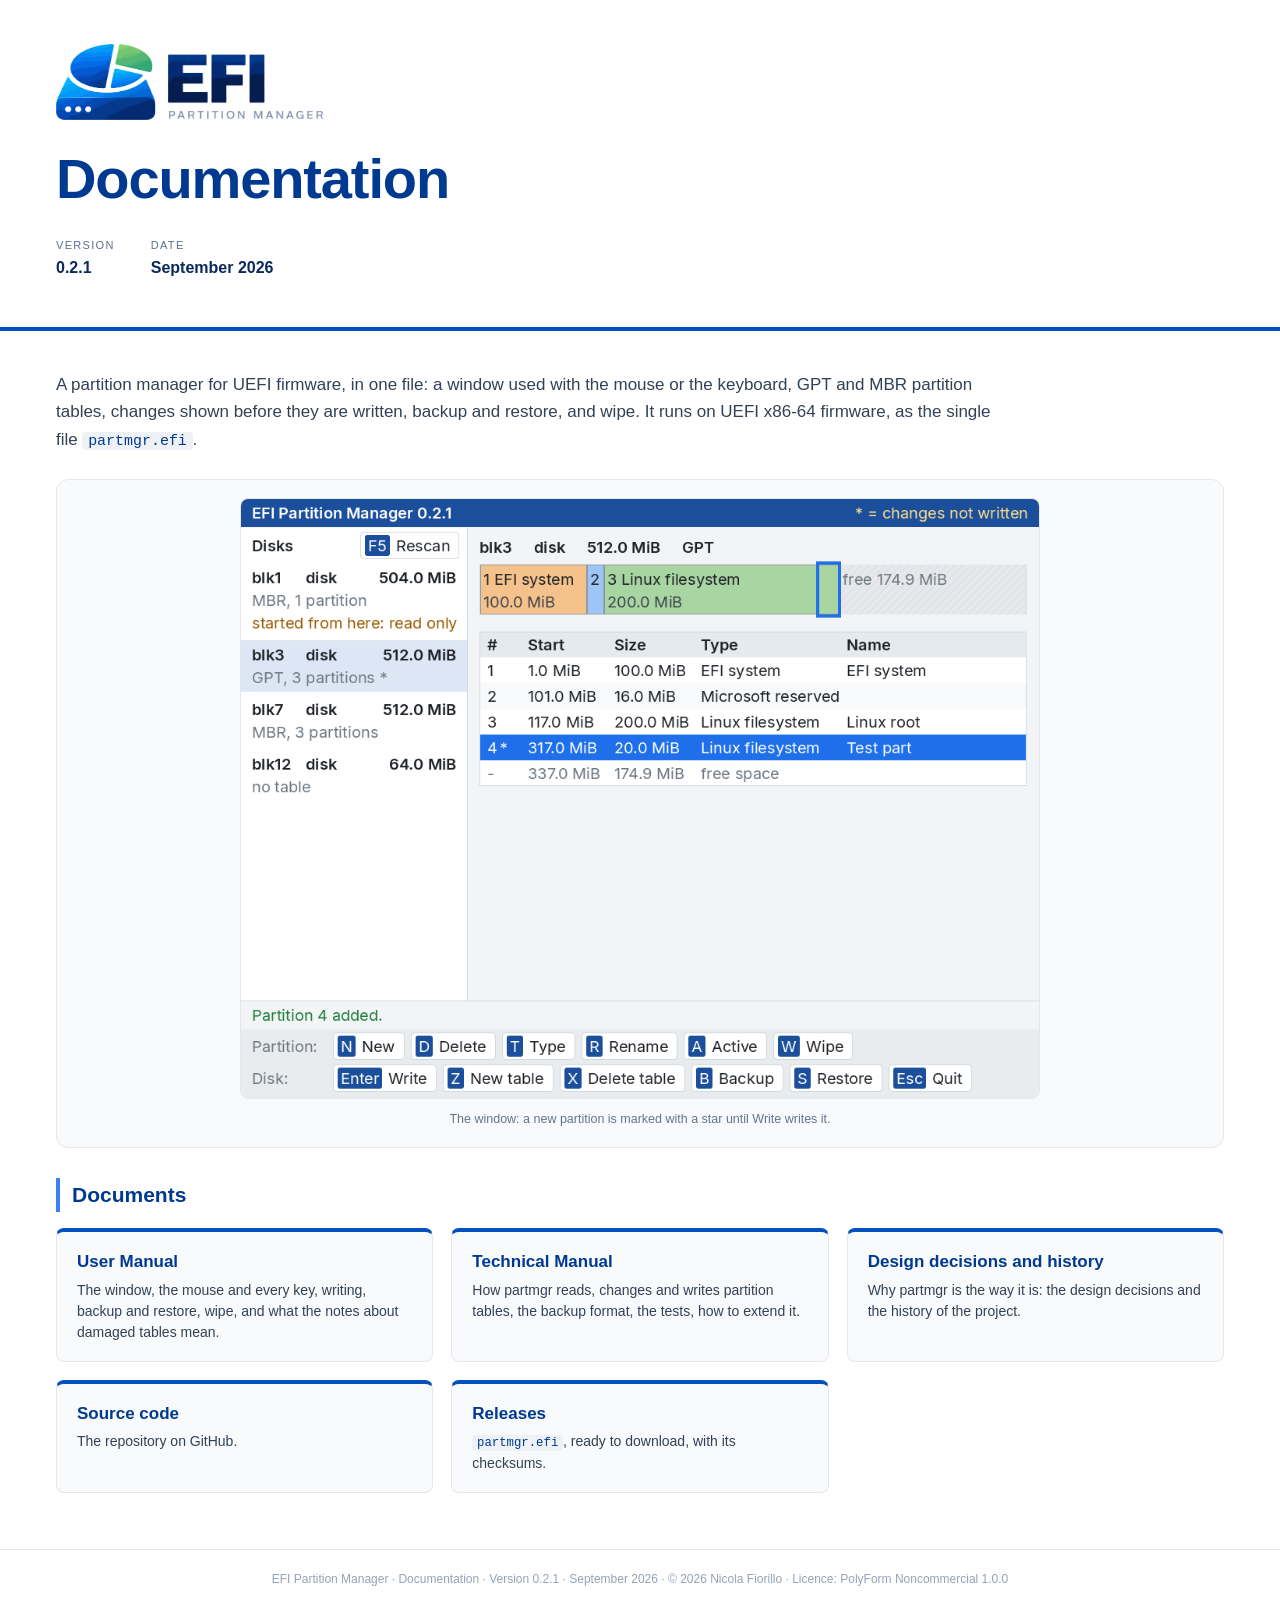
<file: docs/index.html>
<!doctype html>
<html lang="en">
<head>
<meta charset="utf-8">
<meta name="viewport" content="width=device-width, initial-scale=1">
<title>Documentation — EFI Partition Manager</title>
<meta name="description" content="Documentation of EFI Partition Manager (partmgr.efi), a full-screen partition manager for UEFI firmware: user manual, technical manual, design decisions and history.">
<style>/* Stile comune dei manuali dei 7 progetti (nic-fio). Uguale byte per byte in tutti i manuali: non modificare in un solo progetto. */
/* Base: style.css di AMS */
*{box-sizing:border-box} html{-webkit-print-color-adjust:exact;print-color-adjust:exact}
body{margin:0;background:#e9edf2;color:#111827;font-family:Outfit,-apple-system,Segoe UI,Roboto,Arial,sans-serif;font-size:15px;line-height:1.62}
.doc{max-width:1320px;margin:0 auto;background:#fff;box-shadow:0 1px 30px rgba(15,23,42,.10)}
a{color:#0050C0;text-decoration:none}
code{font-family:ui-monospace,SFMono-Regular,Menlo,Consolas,monospace;font-size:.88em;background:#eef2f7;padding:.08em .38em;border-radius:4px;color:#003a90}
/* Cover */
.cover{position:relative;padding:64px 56px;min-height:56vh;background:linear-gradient(135deg,#0050C0 0%,#003a90 100%);color:#fff;overflow:hidden}
.cover-logo{margin-bottom:38px;position:relative;z-index:2}
.cover-kicker{text-transform:uppercase;letter-spacing:.24em;font-size:12px;font-weight:700;color:#9dc0ff;margin-bottom:14px;position:relative;z-index:2}
.cover-title{font-size:56px;line-height:1.02;margin:0 0 12px;font-weight:800;letter-spacing:-.02em;position:relative;z-index:2}
.cover-sub{font-size:19px;color:#cfe0ff;max-width:32em;margin-bottom:44px;position:relative;z-index:2}
.cover-meta{display:flex;gap:36px;position:relative;z-index:2}
.cover-meta div{display:flex;flex-direction:column} .cover-meta span{font-size:11px;text-transform:uppercase;letter-spacing:.12em;color:#9dc0ff}
.cover-meta b{font-size:16px;color:#fff}
.cover-swoosh{position:absolute;right:-90px;bottom:-140px;width:460px;height:460px;border-radius:50%;background:radial-gradient(circle,#3b82f655,transparent 70%);z-index:1}
/* Layout */
.with-side{display:flex;align-items:flex-start}
.side{width:290px;flex:0 0 290px;background:#f8fafc;border-right:1px solid #e5e7eb;align-self:stretch}
.side-inner{position:sticky;top:0;padding:32px 24px;max-height:100vh;overflow:auto}
.main{flex:1;padding:48px 64px;min-width:0}
/* TOC */
.toc-head{font-size:14px;text-transform:uppercase;letter-spacing:.14em;color:#003a90;margin:0 0 14px;font-weight:800}
.toc-list{list-style:none;margin:0;padding:0}
.toc-list a{display:flex;gap:9px;align-items:baseline;padding:4px 0;color:#334155}
.toc-list a:hover{color:#0050C0}
.toc-ch{font-weight:700;margin-top:6px} .toc-ch a{color:#0f172a}
.toc-se a{font-size:13px;color:#64748b;padding-left:8px}
.toc-n{flex:0 0 30px;color:#0050C0;font-weight:700;font-variant-numeric:tabular-nums}
.toc-se .toc-n{flex-basis:36px;font-weight:600}
/* Chapters */
.chapter{margin-bottom:20px}
.ch-head{border-bottom:3px solid #0050C0;padding-bottom:10px;margin:8px 0 22px}
.ch-kick{text-transform:uppercase;letter-spacing:.16em;font-size:11.5px;font-weight:700;color:#0050C0}
.h-ch{font-size:34px;font-weight:800;letter-spacing:-.02em;color:#003a90;margin:4px 0 0}
.h-sec{font-size:21px;font-weight:700;color:#003a90;margin:30px 0 10px;padding-left:12px;border-left:4px solid #3b82f6}
.main h4{font-size:16px;color:#0f172a;margin:20px 0 6px}
.lead{font-size:17px;color:#334155}
.main p{margin:10px 0} .ul,.ol{margin:10px 0;padding-left:22px} .ul li,.ol li{margin:4px 0}
/* Figure/table */
.fig{margin:20px 0;padding:18px;background:#f8fafc;border:1px solid #e5e7eb;border-radius:12px;text-align:center}
.fig svg{max-width:100%;height:auto}
.cap{font-size:12.5px;color:#64748b;margin-top:10px;text-align:center}
.tbl-wrap{margin:18px 0} .tbl{width:100%;border-collapse:collapse;font-size:13.5px}
.tbl th{text-align:left;padding:10px 12px;background:#f1f5f9;color:#0f172a;font-weight:700;border-bottom:2px solid #0050C0}
.tbl td{padding:9px 12px;border-bottom:1px solid #e5e7eb;vertical-align:top}
.tbl tr:nth-child(even) td{background:#f8fafc}
/* callout */
.callout{display:flex;gap:14px;align-items:flex-start;margin:18px 0;padding:14px 18px;border-radius:8px;font-size:14.5px}
.callout-i{flex:0 0 26px;height:26px;border-radius:50%;color:#fff;font-weight:800;text-align:center;line-height:26px;font-style:italic}
.c-info{background:#eff6ff;border-left:4px solid #0050C0} .c-info .callout-i{background:#0050C0}
.c-warn{background:#fffbeb;border-left:4px solid #d97706} .c-warn .callout-i{background:#d97706;font-style:normal}
.c-ok{background:#f0fdf4;border-left:4px solid #16a34a} .c-ok .callout-i{background:#16a34a;font-style:normal}
/* code */
.code{background:#0f172a;color:#e2e8f0;padding:16px 18px;border-radius:10px;font-family:ui-monospace,Menlo,Consolas,monospace;font-size:12.8px;line-height:1.55;overflow-x:auto;margin:14px 0}
.code code{background:none;padding:0;border-radius:0;color:inherit;font-size:inherit}
.code .k{color:#c084fc;font-weight:600} .code .cm{color:#64748b;font-style:italic} .code .st{color:#86efac}
/* deflist */
.deflist{margin:12px 0} .deflist dt{font-weight:700;color:#003a90;font-family:ui-monospace,Menlo,monospace;font-size:13.5px;margin-top:10px}
.deflist dd{margin:2px 0 0;color:#334155;font-size:14px}
.doc-foot{padding:20px 52px;border-top:1px solid #e5e7eb;color:#94a3b8;font-size:12px;text-align:center}
/* print */
@page{size:A4;margin:16mm 15mm 18mm;@bottom-center{content:counter(page)}}
@media print{
 body{background:#fff} .doc{box-shadow:none;max-width:none}
 .with-side{display:block} .side{display:none} .main{padding:0}
 .cover{min-height:auto;page-break-after:always}
 .chapter{page-break-before:always} .sec,.fig,.tbl-wrap,.callout,.code{page-break-inside:avoid}
 a{color:inherit}
}

/* Aggiunte comuni */
/* Manuale utente: etichette dell'interfaccia e procedure */
.ui{font-weight:600;color:#003a90;background:#eff6ff;border:1px solid #bfdbfe;border-radius:5px;padding:.02em .4em;font-size:.93em;white-space:nowrap}
.steps{counter-reset:st;list-style:none;margin:14px 0;padding:0}
.steps>li{counter-increment:st;position:relative;padding:8px 0 8px 44px;margin:0;border-left:2px solid #dbeafe;margin-left:15px}
.steps>li:before{content:counter(st);position:absolute;left:-16px;top:6px;width:30px;height:30px;border-radius:50%;background:#0050C0;color:#fff;font-weight:800;text-align:center;line-height:30px;font-size:14px}
.steps>li:last-child{border-left-color:transparent}

/* tasti, etichette, codice */
kbd{font-family:ui-monospace,SFMono-Regular,Menlo,Consolas,monospace;font-size:.82em;background:#fff;border:1px solid #cbd5e1;border-bottom-width:2px;border-radius:5px;padding:.05em .4em;color:#0f172a;white-space:nowrap}
.code .p{color:#64748b;user-select:none}
.badge{display:inline-block;font-size:11px;font-weight:700;text-transform:uppercase;letter-spacing:.08em;color:#fff;background:#16a34a;border-radius:4px;padding:1px 7px;margin-right:6px}
.deflist .dt-t{font-family:Outfit,-apple-system,Segoe UI,Roboto,Arial,sans-serif;font-size:15px}
.deflist dt[id]{scroll-margin-top:16px} .sec{scroll-margin-top:12px}
/* ricerca nella barra laterale */
.srch{margin:0 0 26px}
.srch .toc-head{display:block}
.srch-q{width:100%;font:inherit;font-size:14px;padding:8px 11px;border:1px solid #cbd5e1;border-radius:8px;background:#fff;color:#0f172a;outline:none}
.srch-q:focus{border-color:#0050C0;box-shadow:0 0 0 3px #dbeafe}
.srch-info{font-size:12px;color:#64748b;margin:6px 2px 0;min-height:1em}
.srch-res{list-style:none;margin:8px 0 0;padding:0}
.srch-res li{margin:0}
.srch-res a{display:block;padding:7px 9px;border-radius:7px;border-left:3px solid transparent;color:#334155}
.srch-res a:hover,.srch-res a.on{background:#eff6ff;border-left-color:#0050C0}
.srch-res .r-t{display:flex;gap:8px;font-weight:700;font-size:13px;color:#0f172a}
.srch-res .r-t .toc-n{flex:0 0 auto}
.srch-res .r-s{display:block;font-size:12px;color:#64748b;line-height:1.45;margin-top:2px}
.srch-res mark,mark.hit{background:#fde68a;color:inherit;border-radius:2px;padding:0 1px}
.toc-list.filtering li{opacity:.35} .toc-list.filtering li.toc-hit{opacity:1}
.toc-list.filtering li.toc-hit a{color:#0050C0}
.sec.flash{animation:flash 1.6s ease-out}
@keyframes flash{0%{background:#eff6ff}100%{background:transparent}}
/* indice analitico */
.idx{columns:2 300px;column-gap:40px;margin-top:18px}
.idx-g{break-inside:avoid;margin:0 0 18px}
.idx-l{font-size:14px;text-transform:uppercase;letter-spacing:.14em;color:#003a90;font-weight:800;margin:0 0 6px;padding-bottom:4px;border-bottom:2px solid #0050C0}
.idx-ul{list-style:none;margin:0;padding:0}
.idx-ul li{margin:3px 0;font-size:14px;color:#334155;break-inside:avoid}
.idx-t{font-weight:700;color:#0f172a}
.idx-t code{font-weight:600}
.idx-ul a{font-size:13px;white-space:nowrap}
/* schermi stretti */
@media (max-width:900px){
 .with-side{display:block} .side{width:auto;border-right:0;border-bottom:1px solid #e5e7eb}
 .side-inner{position:static;max-height:none;padding:24px 16px}
 .main{padding:28px 16px}
 .tbl-wrap{overflow-x:auto}
}
@media print{ .srch{display:none} mark.hit{background:none} .idx{columns:2} }

/* ---- Stile comune dei manuali: copertina (variante 3) ---- */
.cover.cover-w{background:#fff;color:#0b2a5b;border-bottom:4px solid #0050C0;padding:44px 56px 46px;min-height:auto}
.cover-w .cover-logo{margin-bottom:30px}
.cover-w .cover-logo img{height:76px;width:auto;display:block}
.cover-w .cover-title{color:#003a90}
.cover-w .cover-meta{margin-top:30px}
.cover-w .cover-meta span{color:#5a6f93}
.cover-w .cover-meta b{color:#0b2a5b}
/* ---- Stile comune: pulsante Copy sui blocchi di comandi ---- */
.code-w{position:relative;margin:14px 0}
.code-w>.code{margin:0;padding-top:38px}
pre{tab-size:4;-moz-tab-size:4}
.copy{position:absolute;top:9px;right:9px;font:600 11px/1 Outfit,-apple-system,Segoe UI,Roboto,Arial,sans-serif;letter-spacing:.04em;color:#cbd5e1;background:#1e293b;border:1px solid #334155;border-radius:6px;padding:5px 9px;cursor:pointer}
.copy:after{content:attr(data-l)}
.copy:hover,.copy:focus-visible{color:#fff;border-color:#64748b;outline:none}
.copy.ok{color:#86efac;border-color:#16a34a}
/* ---- Stile comune: schermi stretti ---- */
@media (max-width:900px){
 .cover.cover-w{padding:32px 16px 34px}
 .cover-w .cover-logo{margin-bottom:22px}
 .cover-w .cover-logo img{height:60px}
 .cover-w .cover-title{font-size:42px}
 .cover-w .cover-meta{margin-top:22px;gap:28px}
 .doc-foot{padding:18px 16px}
}
@media print{ .copy{display:none} .code-w>.code{padding-top:14px} }

/* Solo per la pagina iniziale (docs/index.html): introduzione, figura, griglia dei documenti. Identico nei 7 progetti. */
.home-doc{min-height:100vh;display:flex;flex-direction:column}
.main.home{flex:1;padding:40px 56px 44px}
.home .lead{max-width:56em;margin:0 0 8px}
.home .fig{margin:26px 0 8px}
.home .fig img{display:block;max-width:min(100%,800px);height:auto;margin:0 auto;border:1px solid #e5e7eb;border-radius:8px}
.cards{display:grid;grid-template-columns:repeat(auto-fill,minmax(340px,1fr));gap:18px;margin:16px 0 12px}
.cards:has(>.card:nth-child(4):last-child){grid-template-columns:repeat(auto-fill,minmax(max(340px,40%),1fr))}
.card{display:block;padding:16px 20px 18px;border:1px solid #e5e7eb;border-top:4px solid #0050C0;border-radius:8px;background:#f8fafc;color:#334155}
.card:hover,.card:focus-visible{border-color:#3b82f6;border-top-color:#0050C0;box-shadow:0 4px 18px rgba(0,80,192,.12);outline:none}
.card-t{display:block;font-size:17px;font-weight:700;color:#003a90;margin-bottom:4px}
.card-d{display:block;font-size:14px;line-height:1.5}
@media (max-width:900px){ .main.home{padding:28px 16px} .cards{grid-template-columns:1fr} }
</style>
</head>
<body>
<div class="doc home-doc">
  <section class="cover cover-w">
    <div class="cover-logo"><img src="[data-uri]" alt="EFI Partition Manager"></div>
    <h1 class="cover-title">Documentation</h1>
    <div class="cover-meta">
      <div><span>Version</span><b>0.2.1</b></div>
      <div><span>Date</span><b>September 2026</b></div>
    </div>
  </section>
  <main class="main home">
    <p class="lead">A partition manager for UEFI firmware, in one file: a window used with the mouse or the keyboard, GPT and MBR partition tables, changes shown before they are written, backup and restore, and wipe. It runs on UEFI x86-64 firmware, as the single file <code>partmgr.efi</code>.</p>
    <figure class="fig"><img src="assets/partmgr-disk.png" width="1024" height="768" alt="The window of partmgr: the disks on the left, a GPT disk as a bar to scale above its partitions, a new partition marked with a star, the buttons at the bottom">
      <figcaption class="cap">The window: a new partition is marked with a star until Write writes it.</figcaption></figure>
    <h2 class="h-sec">Documents</h2>
    <div class="cards">
      <a class="card" href="User%20Manual.html"><span class="card-t">User Manual</span><span class="card-d">The window, the mouse and every key, writing, backup and restore, wipe, and what the notes about damaged tables mean.</span></a>
      <a class="card" href="Technical%20Manual.html"><span class="card-t">Technical Manual</span><span class="card-d">How partmgr reads, changes and writes partition tables, the backup format, the tests, how to extend it.</span></a>
      <a class="card" href="https://github.com/nic-fio/EFI_PARTITION_MANAGER/blob/main/docs/decisions-and-history.md"><span class="card-t">Design decisions and history</span><span class="card-d">Why partmgr is the way it is: the design decisions and the history of the project.</span></a>
      <a class="card" href="https://github.com/nic-fio/EFI_PARTITION_MANAGER"><span class="card-t">Source code</span><span class="card-d">The repository on GitHub.</span></a>
      <a class="card" href="https://github.com/nic-fio/EFI_PARTITION_MANAGER/releases"><span class="card-t">Releases</span><span class="card-d"><code>partmgr.efi</code>, ready to download, with its checksums.</span></a>
    </div>
  </main>
  <footer class="doc-foot">EFI Partition Manager · Documentation · Version 0.2.1 · September 2026 · © 2026 Nicola Fiorillo · Licence: PolyForm Noncommercial 1.0.0</footer>
</div>
</body>
</html>
</file>
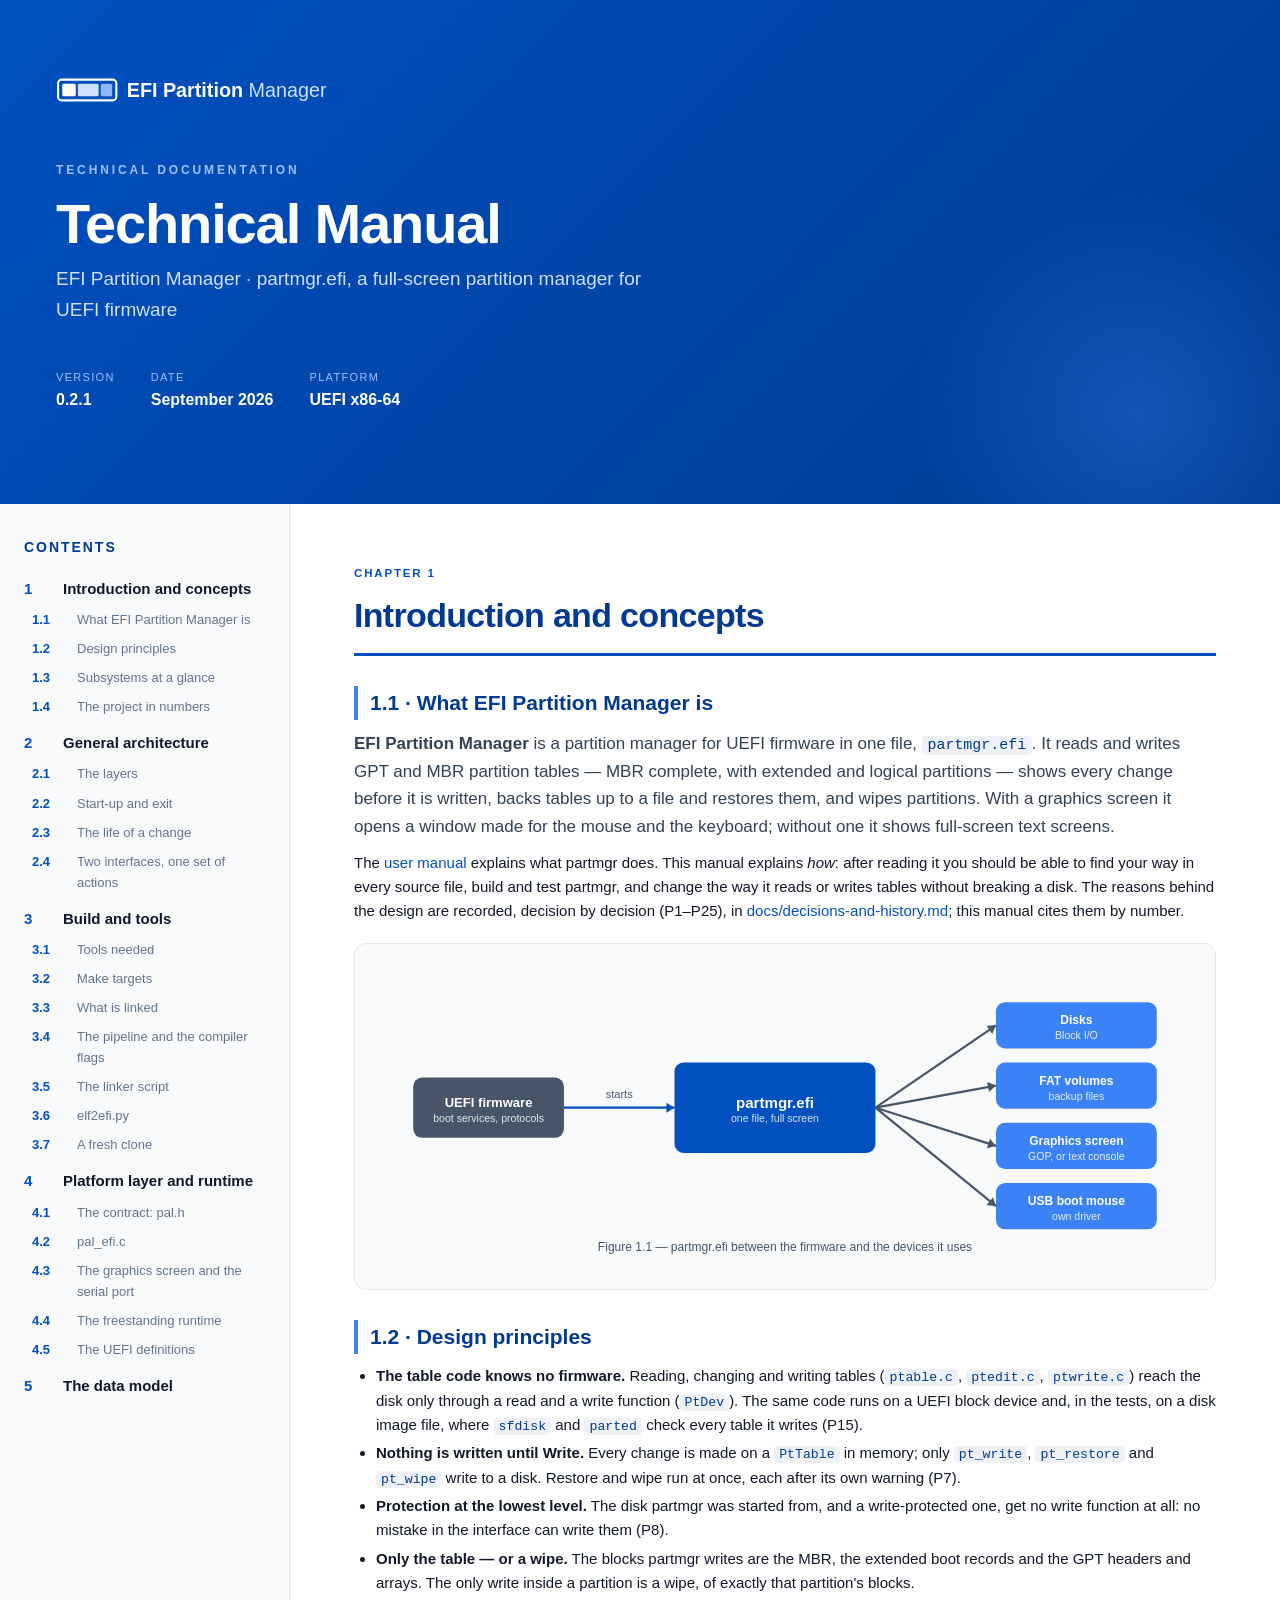
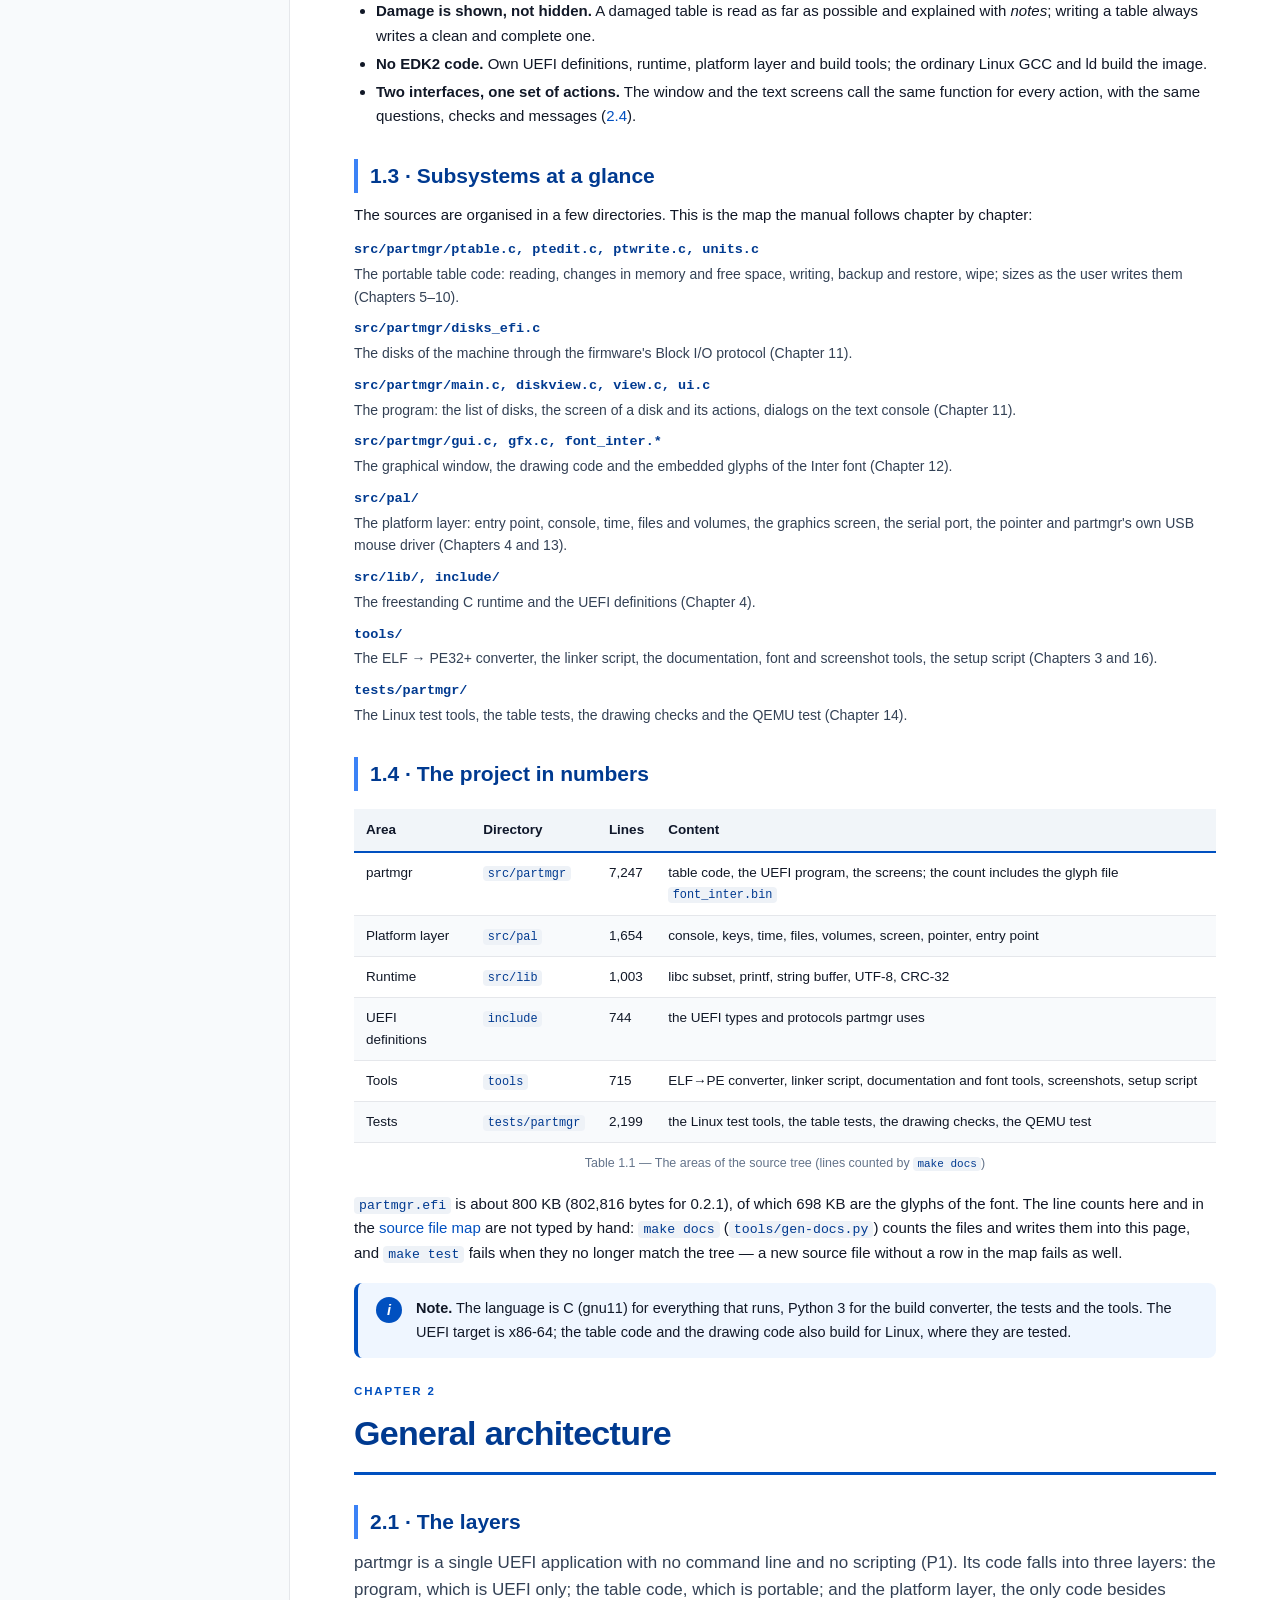
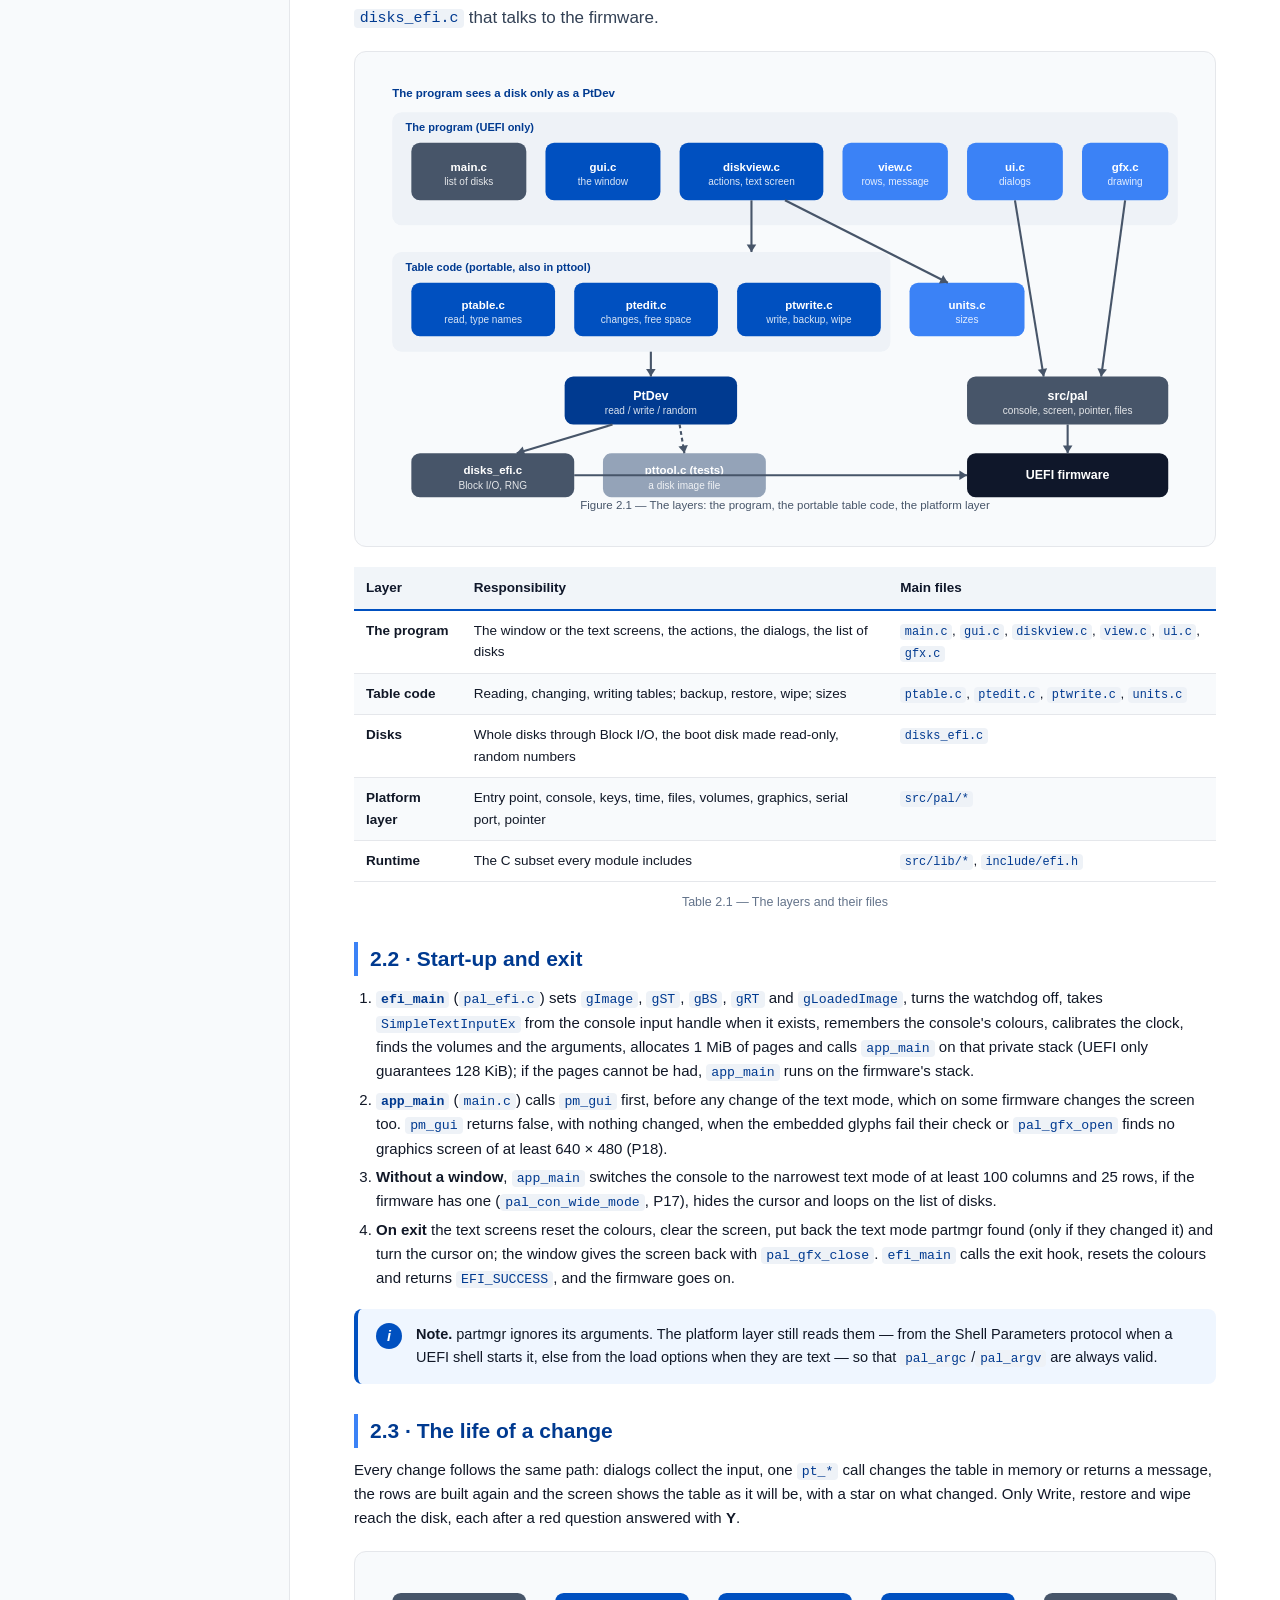
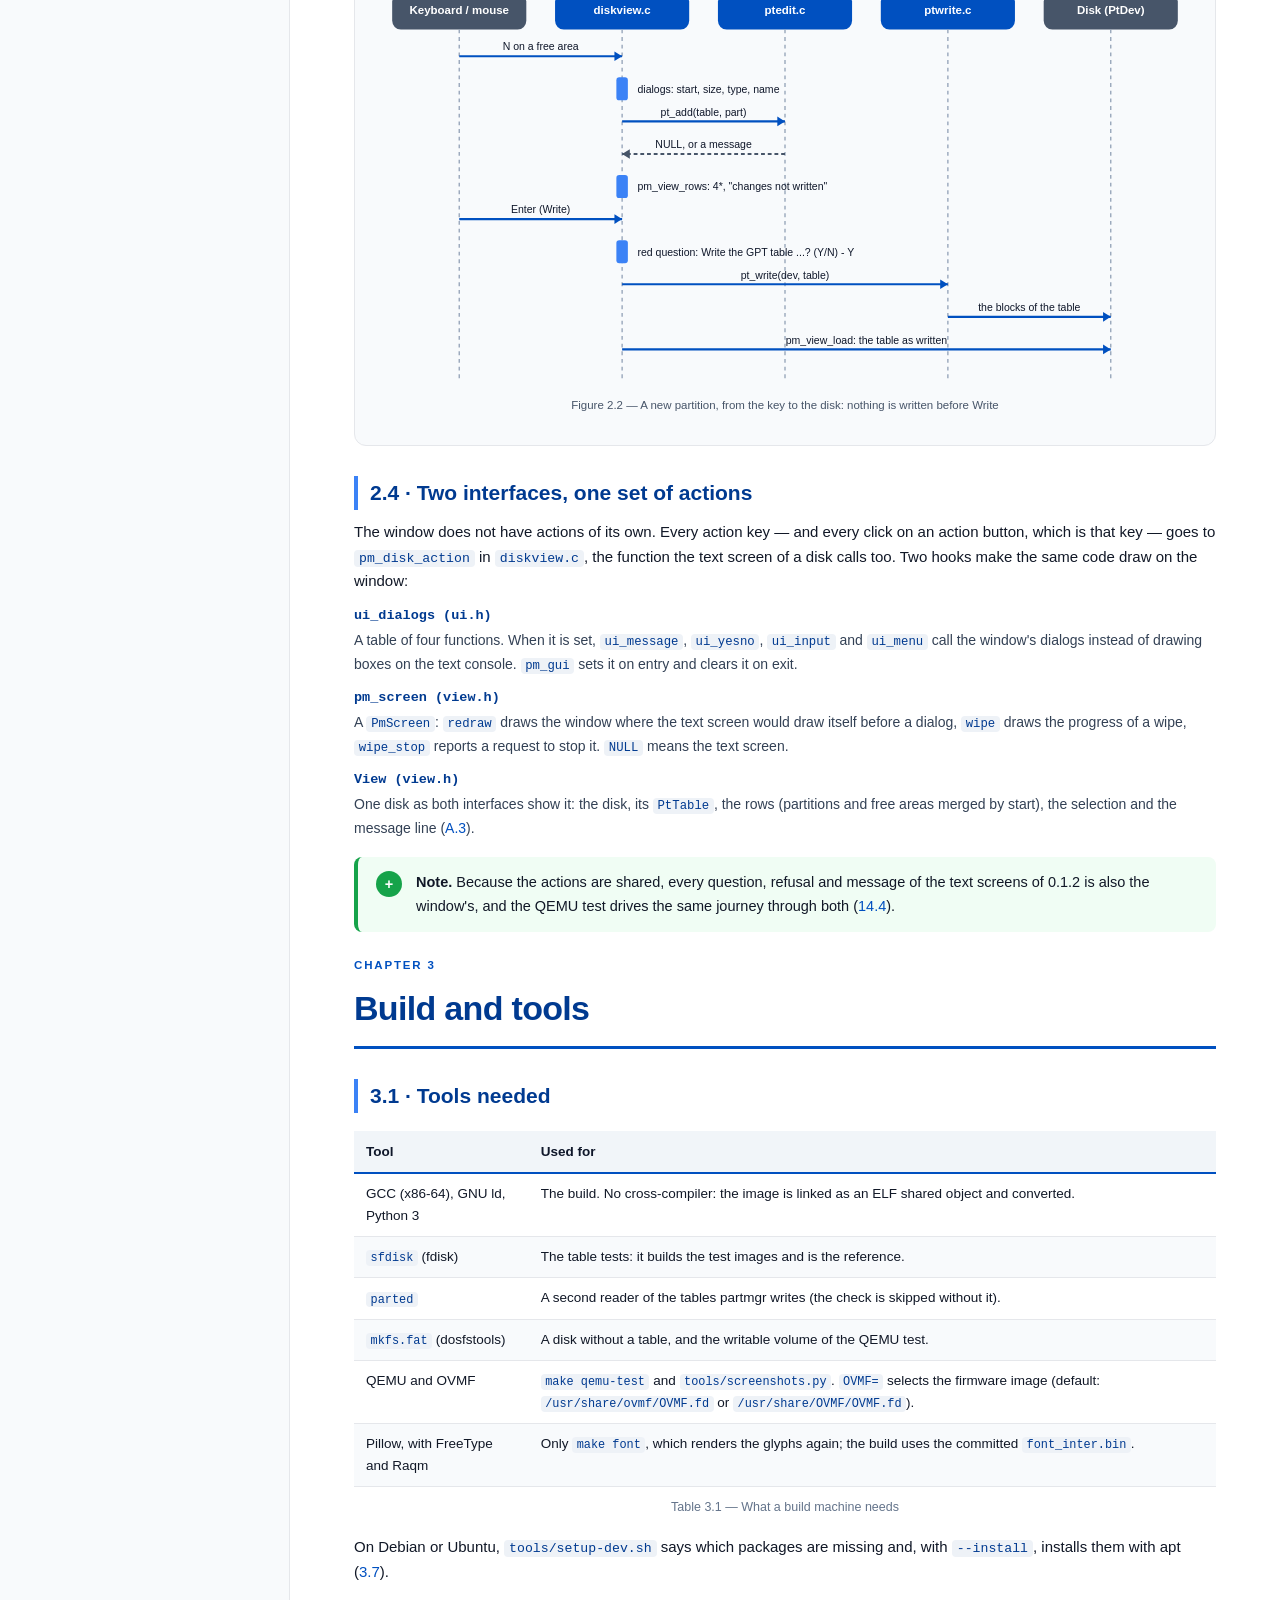
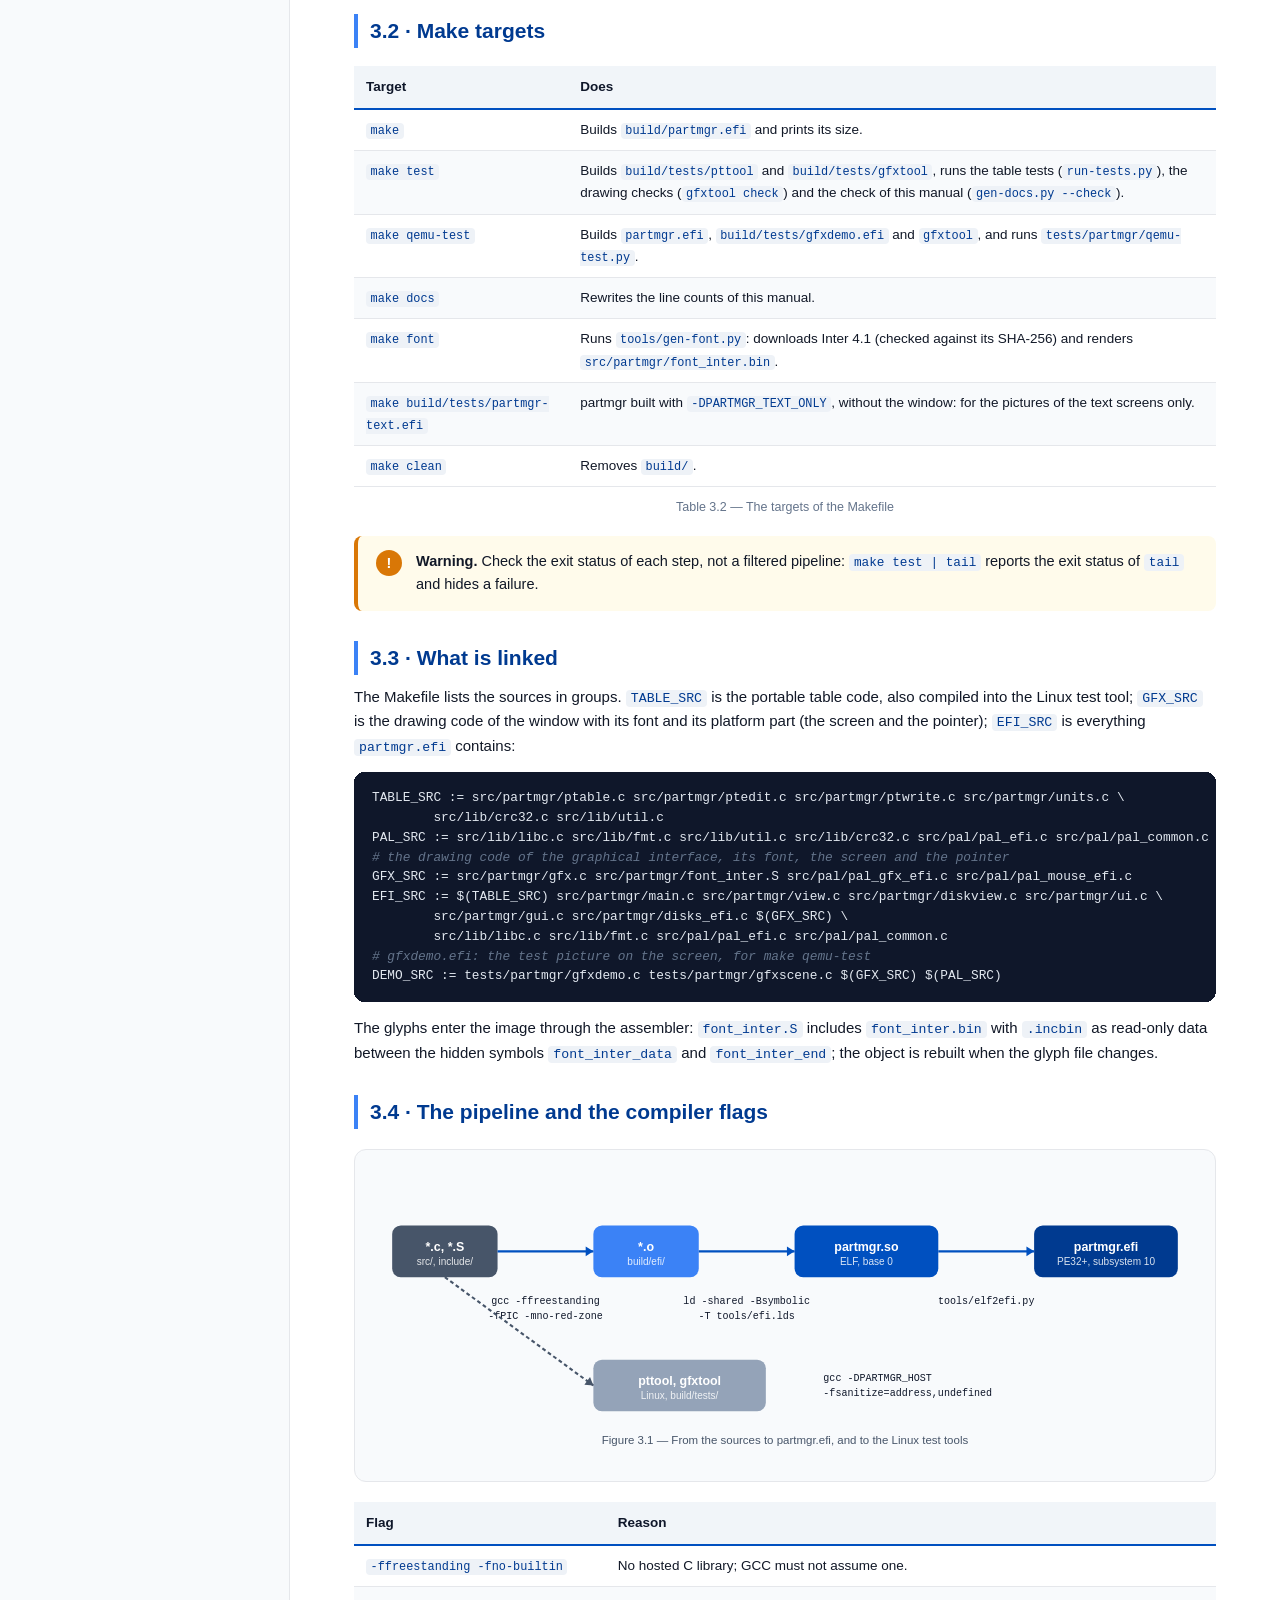
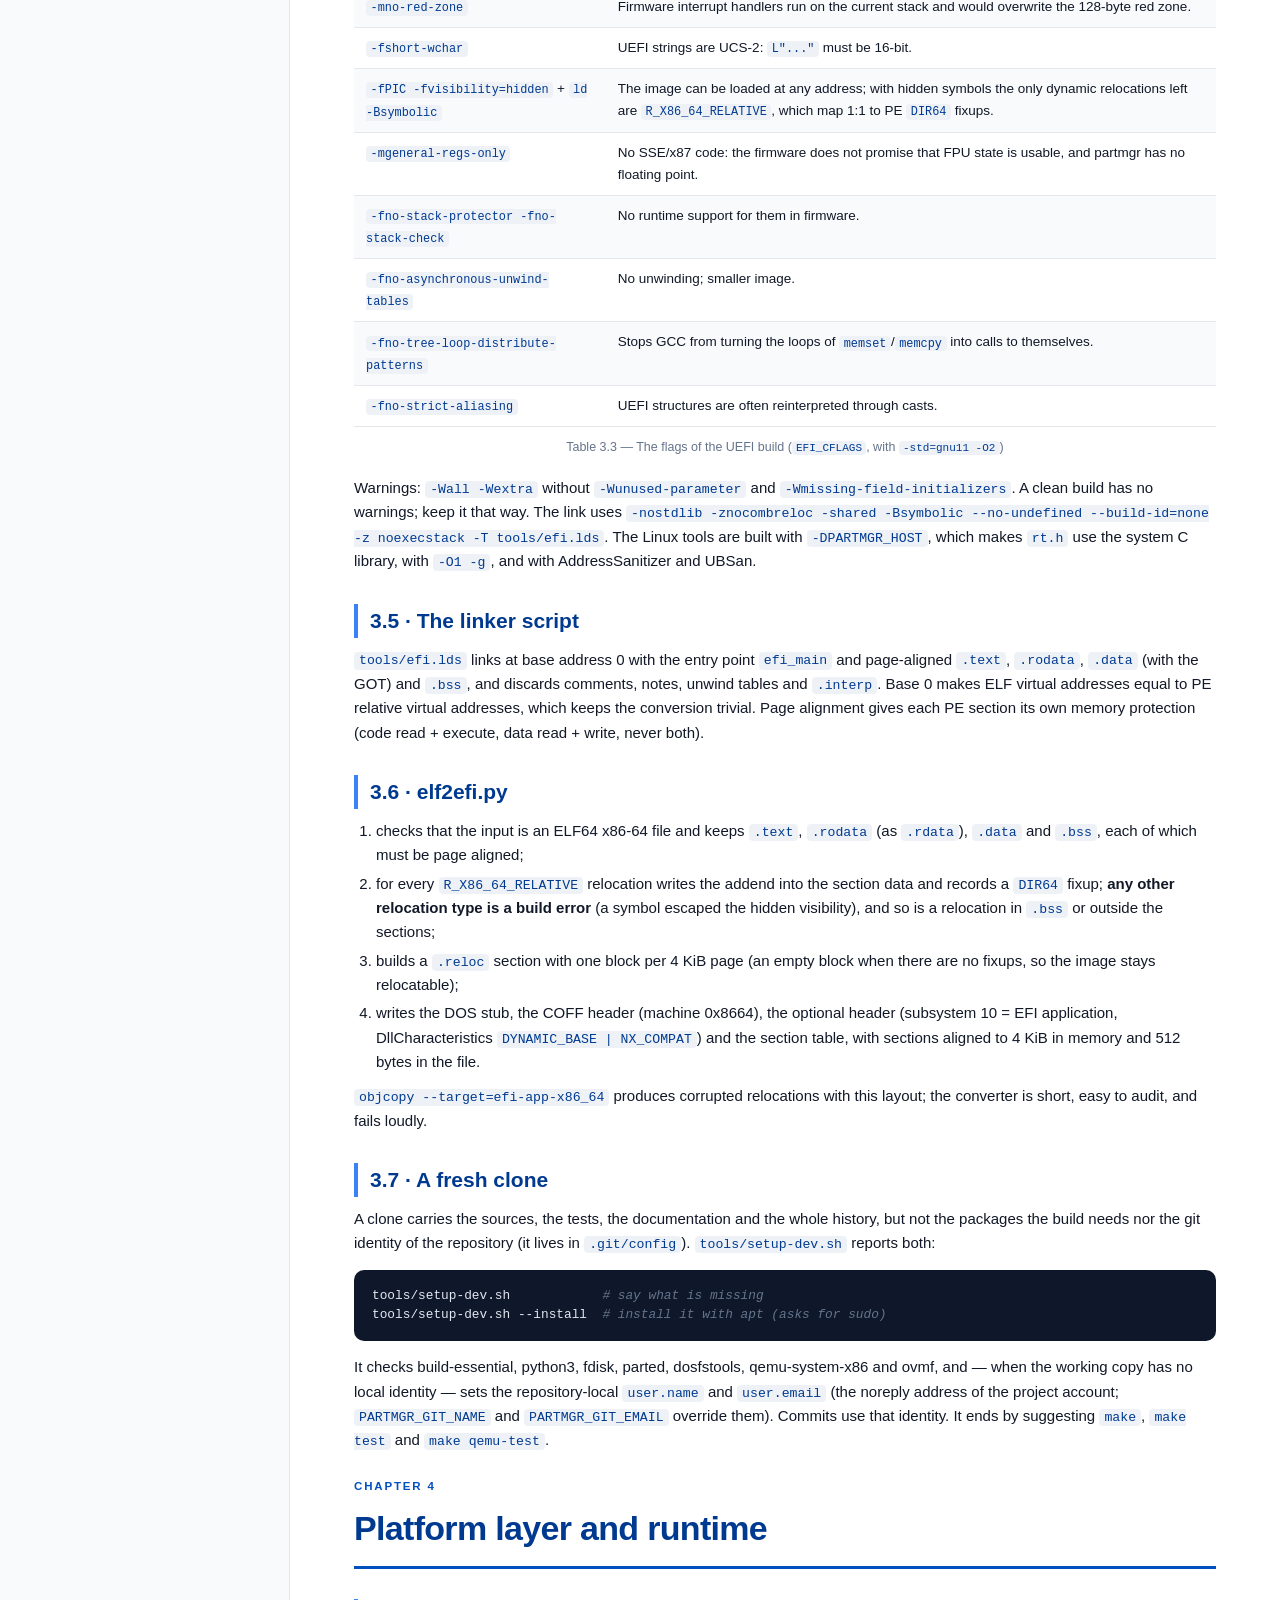
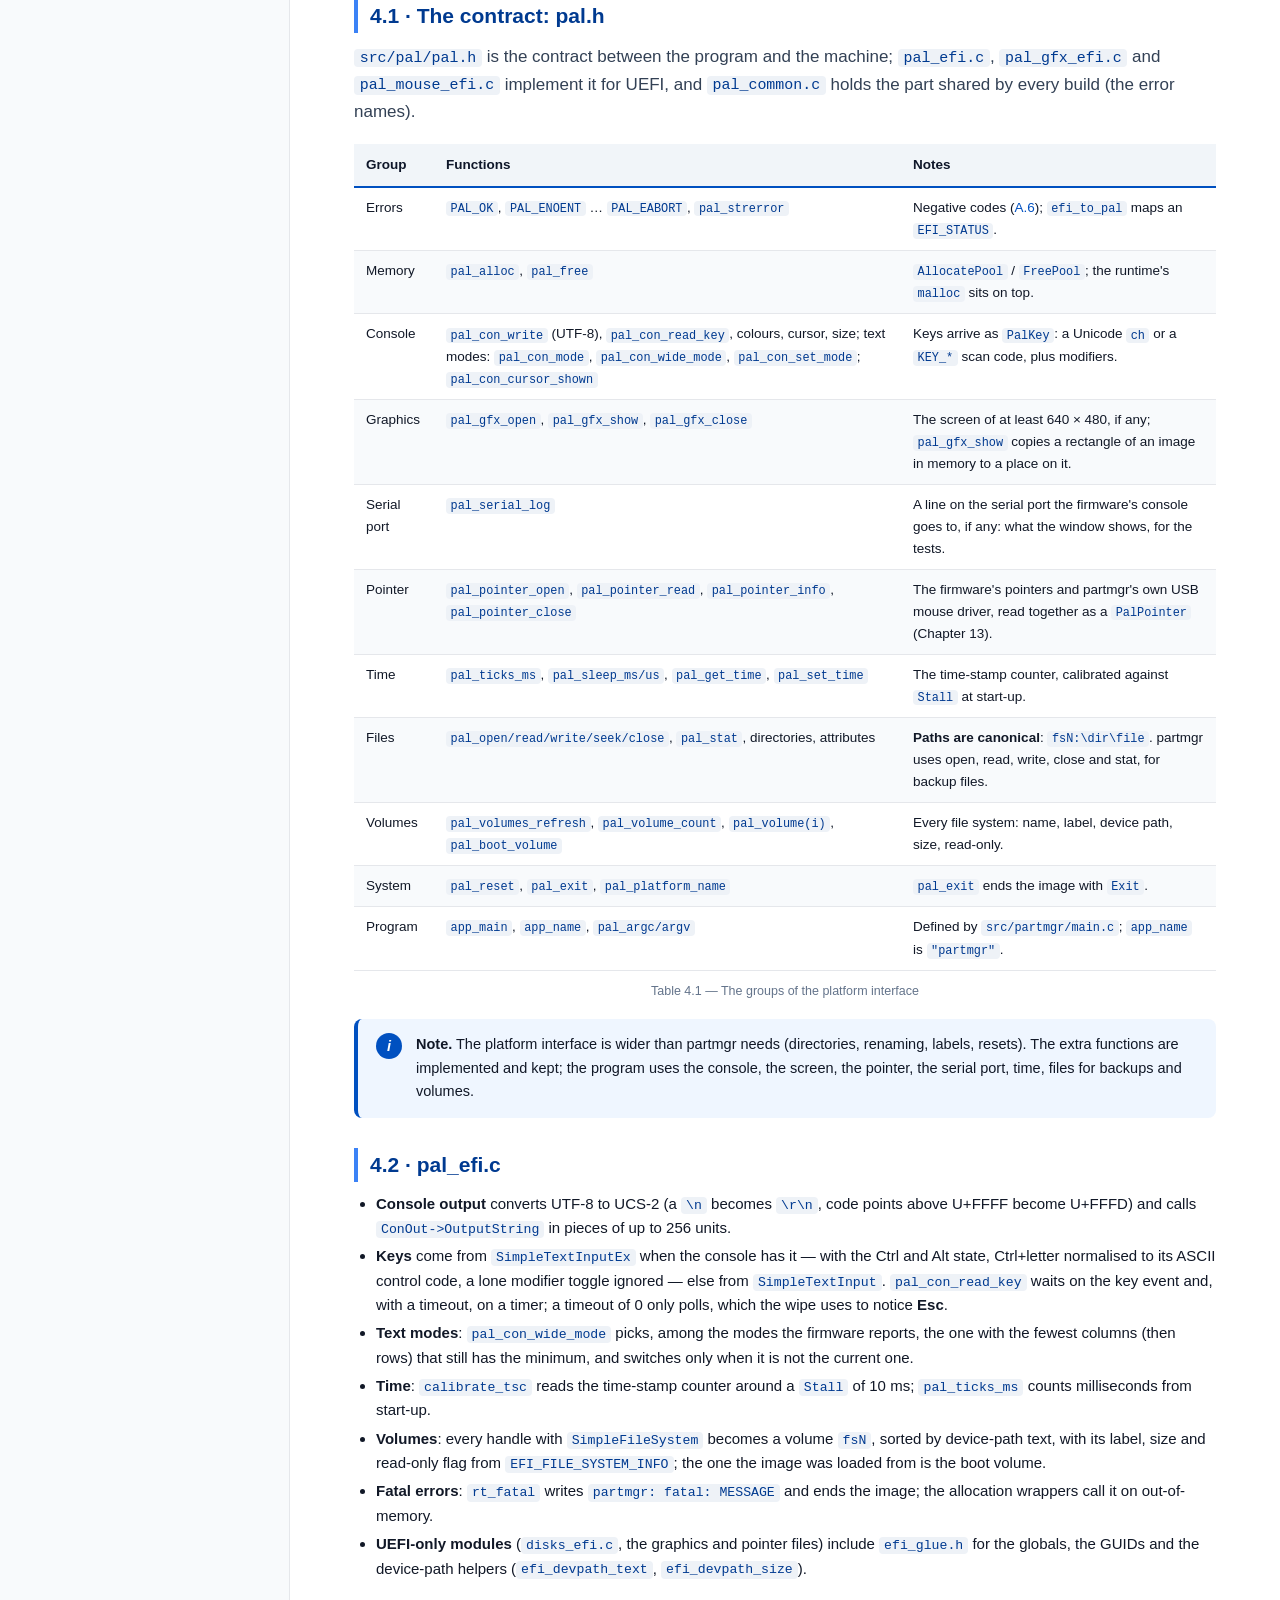
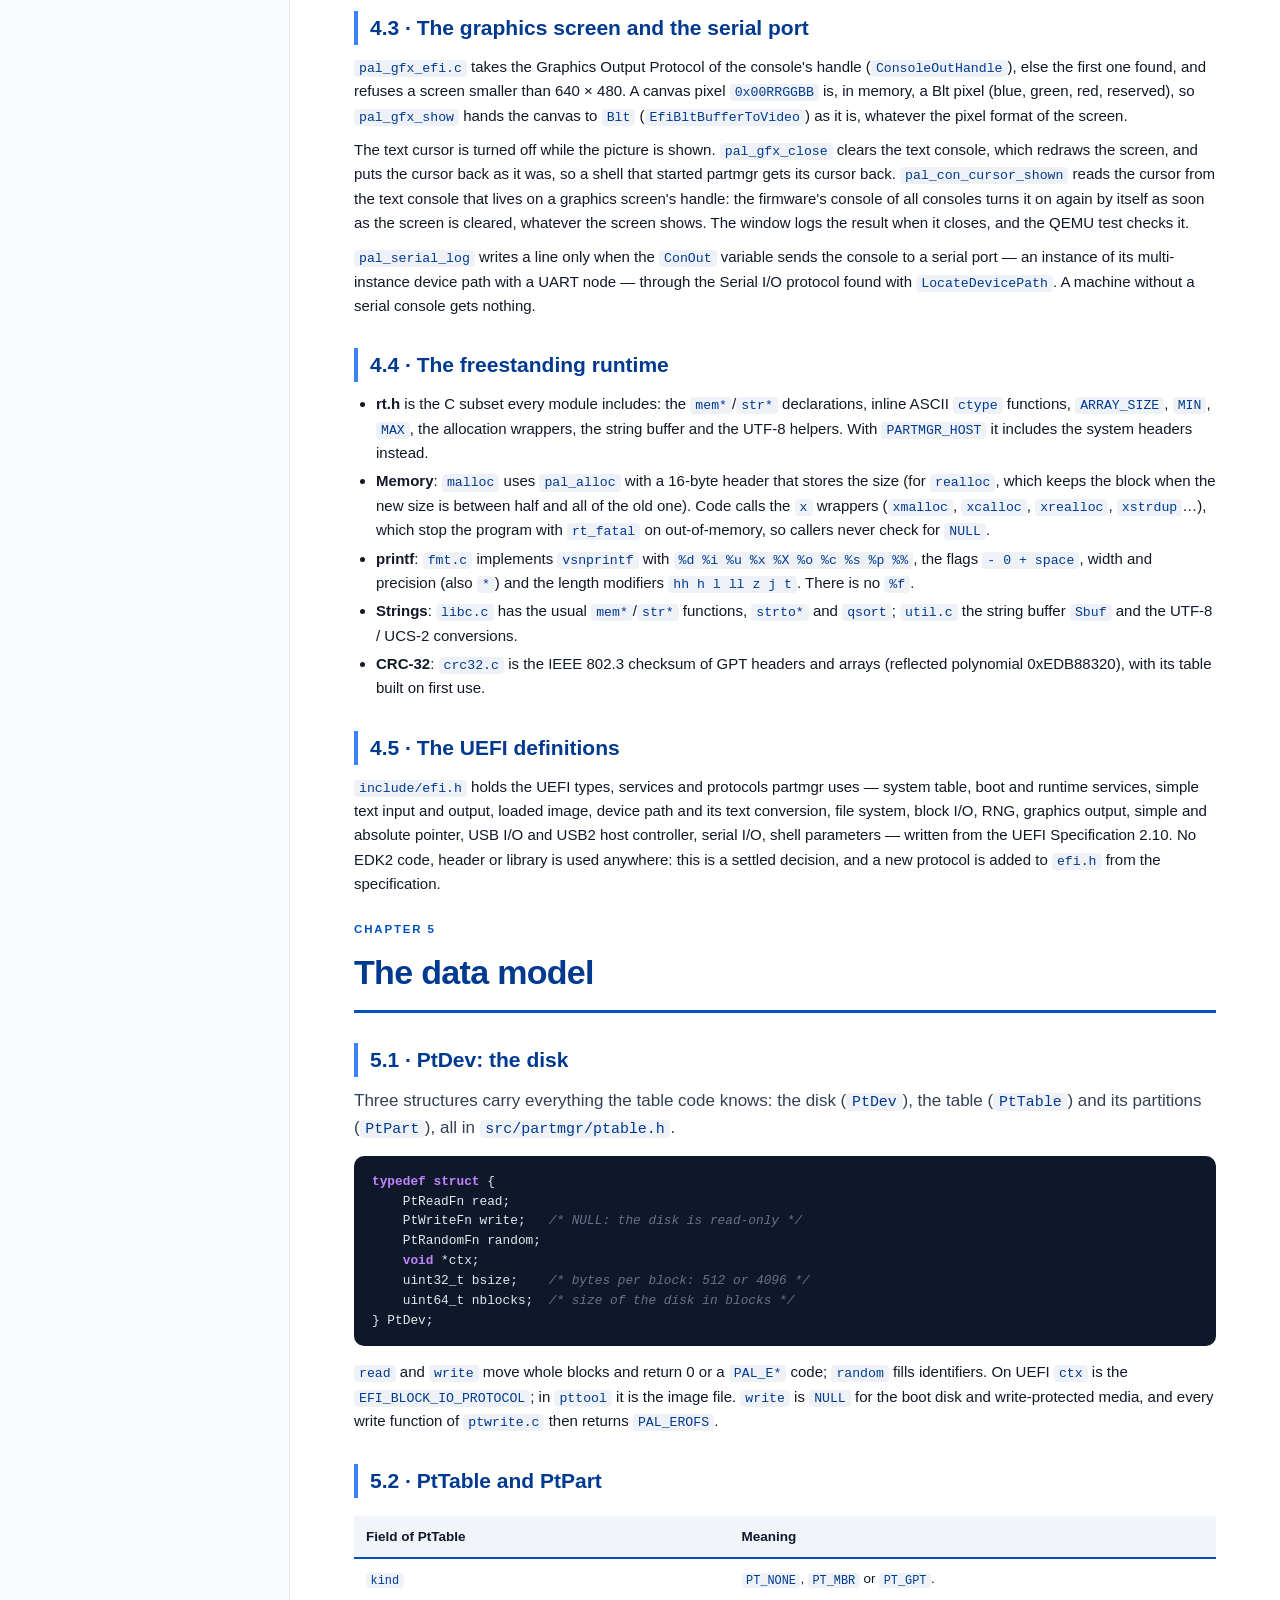
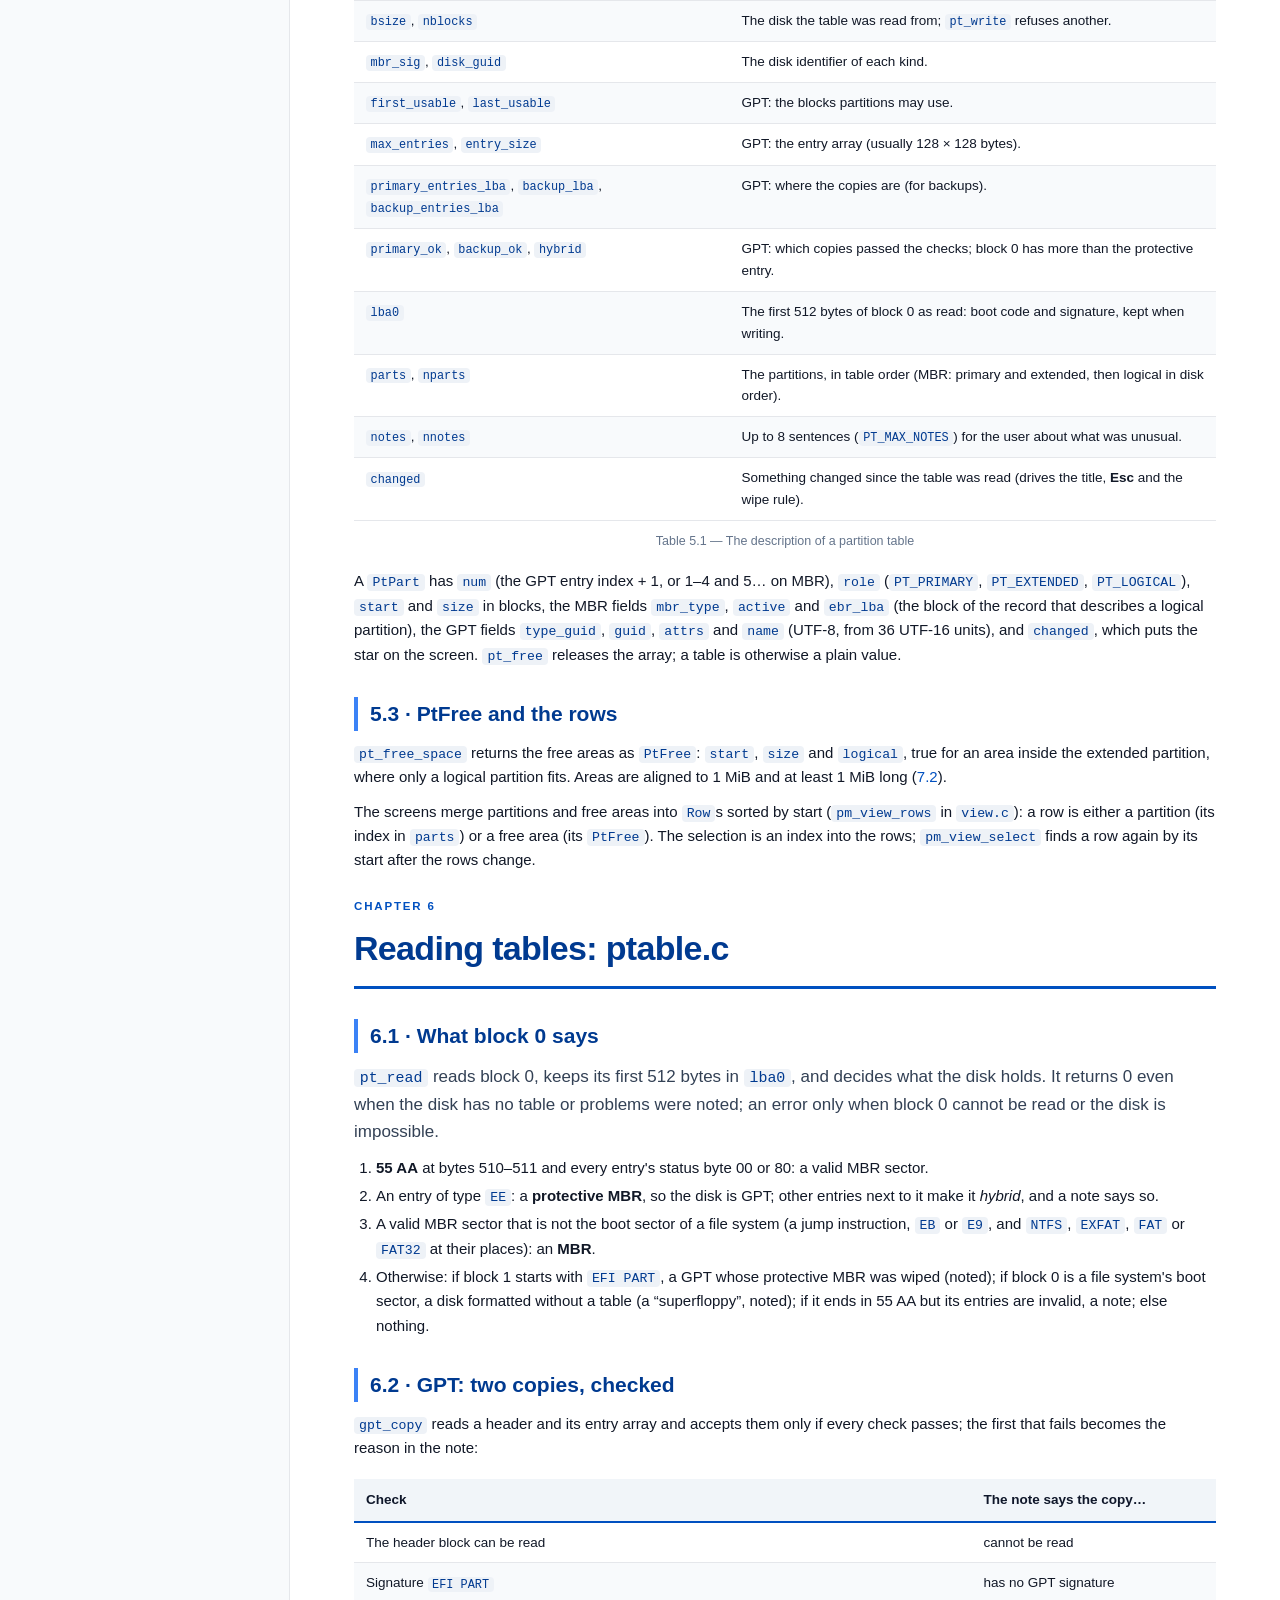
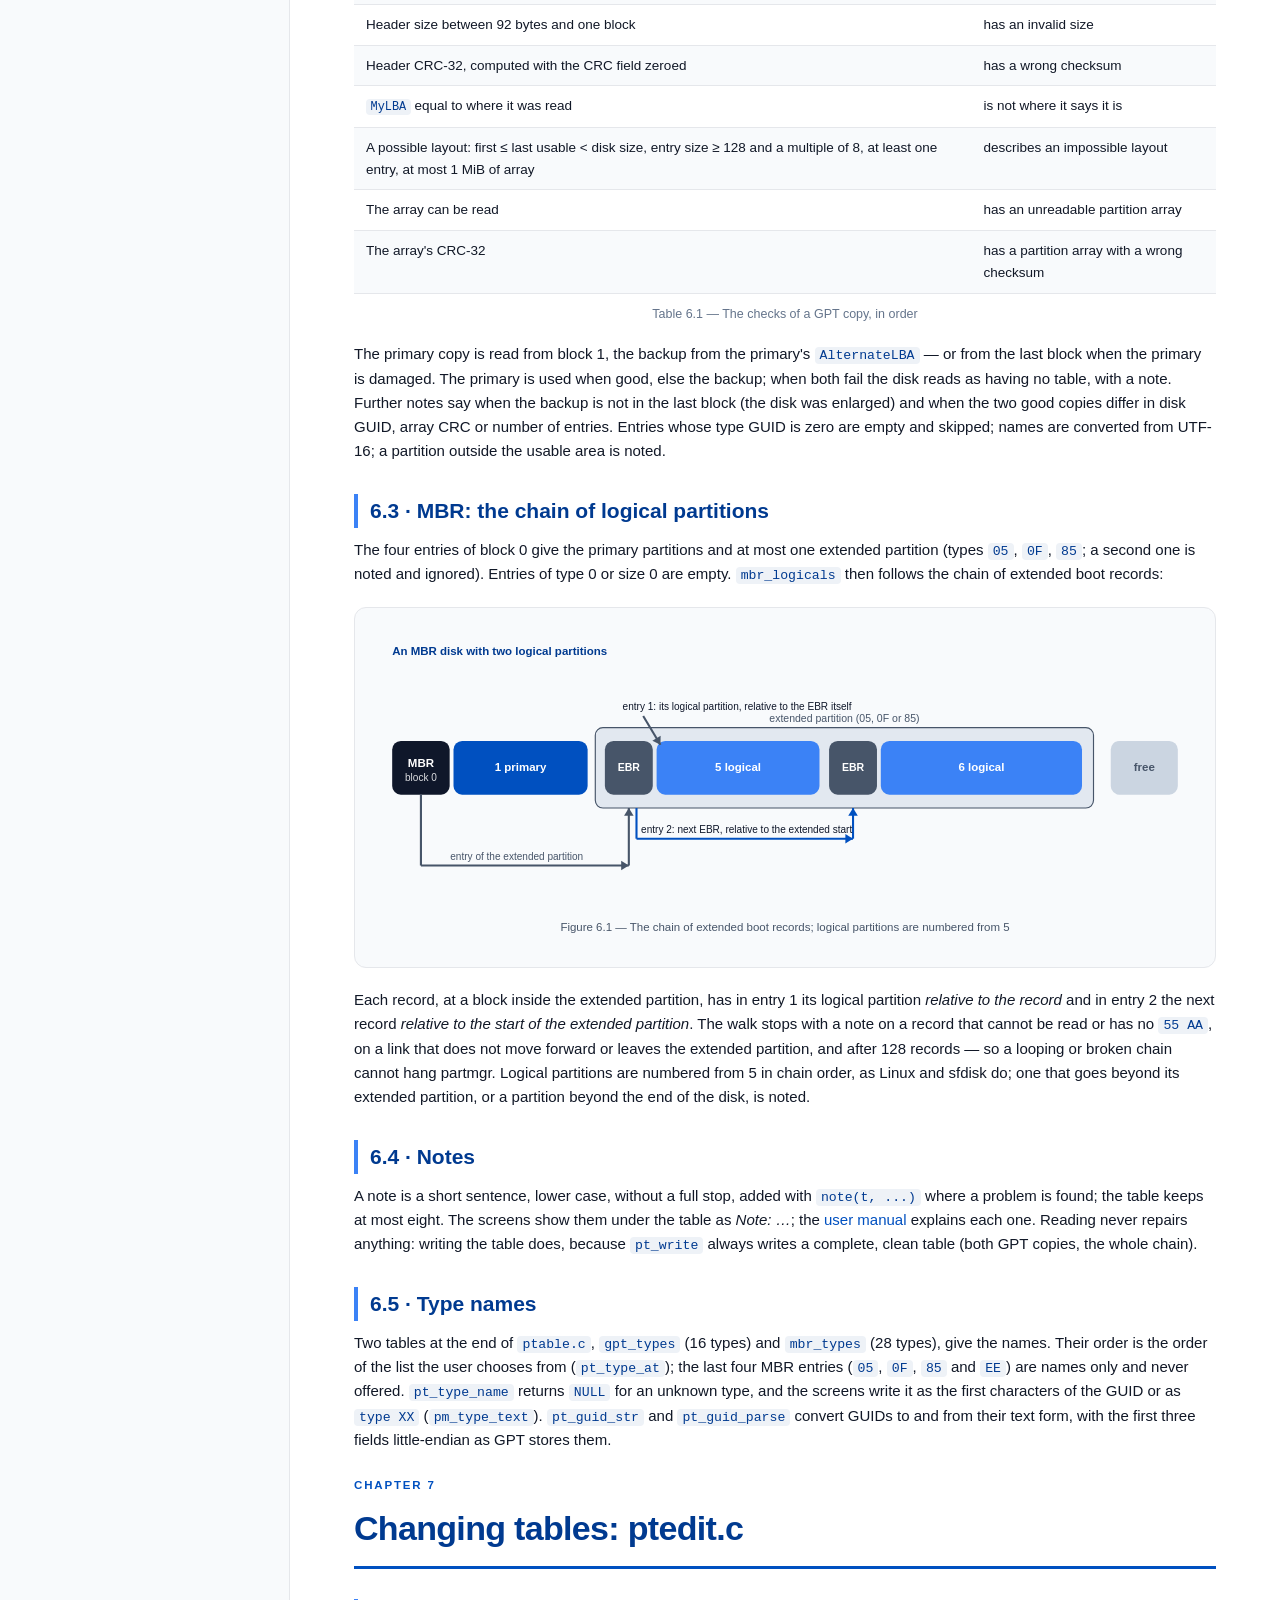
<file: docs/PARTMGR_Manuale_Tecnico.html>
<!doctype html><html lang="en"><head><meta charset="utf-8">
<meta name="viewport" content="width=device-width, initial-scale=1"><title>Technical Manual — EFI Partition Manager</title>
<meta name="description" content="Technical manual of EFI Partition Manager (partmgr.efi) 0.2.1: architecture, build, platform layer, partition table code, writing rules, backup format, wipe, graphical interface, USB mouse driver, testing, conventions and releases.">
<style>
*{box-sizing:border-box} html{-webkit-print-color-adjust:exact;print-color-adjust:exact}
body{margin:0;background:#e9edf2;color:#111827;font-family:Outfit,-apple-system,Segoe UI,Roboto,Arial,sans-serif;font-size:15px;line-height:1.62}
.doc{max-width:1320px;margin:0 auto;background:#fff;box-shadow:0 1px 30px rgba(15,23,42,.10)}
a{color:#0050C0;text-decoration:none}
code{font-family:ui-monospace,SFMono-Regular,Menlo,Consolas,monospace;font-size:.88em;background:#eef2f7;padding:.08em .38em;border-radius:4px;color:#003a90}
/* Cover */
.cover{position:relative;padding:64px 56px;min-height:56vh;background:linear-gradient(135deg,#0050C0 0%,#003a90 100%);color:#fff;overflow:hidden}
.cover-logo{margin-bottom:38px;position:relative;z-index:2}
.cover-kicker{text-transform:uppercase;letter-spacing:.24em;font-size:12px;font-weight:700;color:#9dc0ff;margin-bottom:14px;position:relative;z-index:2}
.cover-title{font-size:56px;line-height:1.02;margin:0 0 12px;font-weight:800;letter-spacing:-.02em;position:relative;z-index:2}
.cover-sub{font-size:19px;color:#cfe0ff;max-width:32em;margin-bottom:44px;position:relative;z-index:2}
.cover-meta{display:flex;gap:36px;position:relative;z-index:2}
.cover-meta div{display:flex;flex-direction:column} .cover-meta span{font-size:11px;text-transform:uppercase;letter-spacing:.12em;color:#9dc0ff}
.cover-meta b{font-size:16px;color:#fff}
.cover-swoosh{position:absolute;right:-90px;bottom:-140px;width:460px;height:460px;border-radius:50%;background:radial-gradient(circle,#3b82f655,transparent 70%);z-index:1}
/* Layout */
.with-side{display:flex;align-items:flex-start}
.side{width:290px;flex:0 0 290px;background:#f8fafc;border-right:1px solid #e5e7eb;align-self:stretch}
.side-inner{position:sticky;top:0;padding:32px 24px;max-height:100vh;overflow:auto}
.main{flex:1;padding:48px 64px;min-width:0}
/* TOC */
.toc-head{font-size:14px;text-transform:uppercase;letter-spacing:.14em;color:#003a90;margin:0 0 14px;font-weight:800}
.toc-list{list-style:none;margin:0;padding:0}
.toc-list a{display:flex;gap:9px;align-items:baseline;padding:4px 0;color:#334155}
.toc-list a:hover{color:#0050C0}
.toc-ch{font-weight:700;margin-top:6px} .toc-ch a{color:#0f172a}
.toc-se a{font-size:13px;color:#64748b;padding-left:8px}
.toc-n{flex:0 0 30px;color:#0050C0;font-weight:700;font-variant-numeric:tabular-nums}
.toc-se .toc-n{flex-basis:36px;font-weight:600}
/* Chapters */
.chapter{margin-bottom:20px}
.ch-head{border-bottom:3px solid #0050C0;padding-bottom:10px;margin:8px 0 22px}
.ch-kick{text-transform:uppercase;letter-spacing:.16em;font-size:11.5px;font-weight:700;color:#0050C0}
.h-ch{font-size:34px;font-weight:800;letter-spacing:-.02em;color:#003a90;margin:4px 0 0}
.h-sec{font-size:21px;font-weight:700;color:#003a90;margin:30px 0 10px;padding-left:12px;border-left:4px solid #3b82f6}
.main h4{font-size:16px;color:#0f172a;margin:20px 0 6px}
.lead{font-size:17px;color:#334155}
.main p{margin:10px 0} .ul,.ol{margin:10px 0;padding-left:22px} .ul li,.ol li{margin:4px 0}
/* Figure/table */
.fig{margin:20px 0;padding:18px;background:#f8fafc;border:1px solid #e5e7eb;border-radius:12px;text-align:center}
.fig svg{max-width:100%;height:auto}
.cap{font-size:12.5px;color:#64748b;margin-top:10px;text-align:center}
.tbl-wrap{margin:18px 0} .tbl{width:100%;border-collapse:collapse;font-size:13.5px}
.tbl th{text-align:left;padding:10px 12px;background:#f1f5f9;color:#0f172a;font-weight:700;border-bottom:2px solid #0050C0}
.tbl td{padding:9px 12px;border-bottom:1px solid #e5e7eb;vertical-align:top}
.tbl tr:nth-child(even) td{background:#f8fafc}
/* callout */
.callout{display:flex;gap:14px;align-items:flex-start;margin:18px 0;padding:14px 18px;border-radius:8px;font-size:14.5px}
.callout-i{flex:0 0 26px;height:26px;border-radius:50%;color:#fff;font-weight:800;text-align:center;line-height:26px;font-style:italic}
.c-info{background:#eff6ff;border-left:4px solid #0050C0} .c-info .callout-i{background:#0050C0}
.c-warn{background:#fffbeb;border-left:4px solid #d97706} .c-warn .callout-i{background:#d97706;font-style:normal}
.c-ok{background:#f0fdf4;border-left:4px solid #16a34a} .c-ok .callout-i{background:#16a34a;font-style:normal}
/* code */
.code{background:#0f172a;color:#e2e8f0;padding:16px 18px;border-radius:10px;font-family:ui-monospace,Menlo,Consolas,monospace;font-size:12.8px;line-height:1.55;overflow-x:auto;margin:14px 0}
.code code{background:none;padding:0;border-radius:0;color:inherit;font-size:inherit}
.code .k{color:#c084fc;font-weight:600} .code .cm{color:#64748b;font-style:italic} .code .st{color:#86efac}
/* deflist */
.deflist{margin:12px 0} .deflist dt{font-weight:700;color:#003a90;font-family:ui-monospace,Menlo,monospace;font-size:13.5px;margin-top:10px}
.deflist dd{margin:2px 0 0;color:#334155;font-size:14px}
.doc-foot{padding:20px 52px;border-top:1px solid #e5e7eb;color:#94a3b8;font-size:12px;text-align:center}
/* print */
@page{size:A4;margin:16mm 15mm 18mm;@bottom-center{content:counter(page)}}
@media print{
 body{background:#fff} .doc{box-shadow:none;max-width:none}
 .with-side{display:block} .side{display:none} .main{padding:0}
 .cover{min-height:auto;page-break-after:always}
 .chapter{page-break-before:always} .sec,.fig,.tbl-wrap,.callout,.code{page-break-inside:avoid}
 a{color:inherit}
}
/* additions: pictures, wide tables, phone width */
.fig img{max-width:100%;height:auto;border:1px solid #e5e7eb;border-radius:6px}
.tbl-wrap{overflow-x:auto}
.cover-logo svg{max-width:100%;height:auto}
@media (max-width:860px){
 .cover{padding:40px 16px;min-height:auto} .cover-title{font-size:40px} .cover-sub{font-size:16px;margin-bottom:28px}
 .cover-meta{flex-wrap:wrap;gap:16px 28px}
 .with-side{display:block} .side{width:auto;border-right:0;border-bottom:1px solid #e5e7eb}
 .side-inner{position:static;max-height:none;padding:20px 16px} .main{padding:28px 16px}
 .h-ch{font-size:27px} .doc-foot{padding:20px 16px}
}
</style></head><body>
<div class="doc">
  <section class="cover">
    <div class="cover-logo"><svg viewBox="0 0 600 100" width="312" height="52" xmlns="http://www.w3.org/2000/svg" aria-label="EFI Partition Manager"><rect x="4" y="30" width="112" height="40" rx="7" fill="none" stroke="#ffffff" stroke-width="4"/><rect x="12" y="38" width="26" height="24" rx="3" fill="#ffffff"/><rect x="42" y="38" width="40" height="24" rx="3" fill="#cfe0ff"/><rect x="86" y="38" width="22" height="24" rx="3" fill="#8fb6ff"/><text x="136" y="64" font-size="38" font-weight="800" fill="#ffffff">EFI Partition<tspan font-weight="500" fill="#cfe0ff"> Manager</tspan></text></svg></div>
    <div class="cover-kicker">Technical documentation</div>
    <h1 class="cover-title">Technical Manual</h1>
    <div class="cover-sub">EFI Partition Manager · partmgr.efi, a full-screen partition manager for UEFI firmware</div>
    <div class="cover-meta">
      <div><span>Version</span><b>0.2.1</b></div>
      <div><span>Date</span><b>September 2026</b></div>
      <div><span>Platform</span><b>UEFI x86-64</b></div>
    </div>
    <div class="cover-swoosh"></div>
  </section>
  <div class="with-side">
    <aside class="side"><div class="side-inner"><h2 class="toc-head">Contents</h2><ul class="toc-list"><li class="toc-ch"><a href="#ch1"><span class="toc-n">1</span><span class="toc-t">Introduction and concepts</span></a></li><li class="toc-se"><a href="#ch1s1"><span class="toc-n">1.1</span><span class="toc-t">What EFI Partition Manager is</span></a></li><li class="toc-se"><a href="#ch1s2"><span class="toc-n">1.2</span><span class="toc-t">Design principles</span></a></li><li class="toc-se"><a href="#ch1s3"><span class="toc-n">1.3</span><span class="toc-t">Subsystems at a glance</span></a></li><li class="toc-se"><a href="#ch1s4"><span class="toc-n">1.4</span><span class="toc-t">The project in numbers</span></a></li><li class="toc-ch"><a href="#ch2"><span class="toc-n">2</span><span class="toc-t">General architecture</span></a></li><li class="toc-se"><a href="#ch2s1"><span class="toc-n">2.1</span><span class="toc-t">The layers</span></a></li><li class="toc-se"><a href="#ch2s2"><span class="toc-n">2.2</span><span class="toc-t">Start-up and exit</span></a></li><li class="toc-se"><a href="#ch2s3"><span class="toc-n">2.3</span><span class="toc-t">The life of a change</span></a></li><li class="toc-se"><a href="#ch2s4"><span class="toc-n">2.4</span><span class="toc-t">Two interfaces, one set of actions</span></a></li><li class="toc-ch"><a href="#ch3"><span class="toc-n">3</span><span class="toc-t">Build and tools</span></a></li><li class="toc-se"><a href="#ch3s1"><span class="toc-n">3.1</span><span class="toc-t">Tools needed</span></a></li><li class="toc-se"><a href="#ch3s2"><span class="toc-n">3.2</span><span class="toc-t">Make targets</span></a></li><li class="toc-se"><a href="#ch3s3"><span class="toc-n">3.3</span><span class="toc-t">What is linked</span></a></li><li class="toc-se"><a href="#ch3s4"><span class="toc-n">3.4</span><span class="toc-t">The pipeline and the compiler flags</span></a></li><li class="toc-se"><a href="#ch3s5"><span class="toc-n">3.5</span><span class="toc-t">The linker script</span></a></li><li class="toc-se"><a href="#ch3s6"><span class="toc-n">3.6</span><span class="toc-t">elf2efi.py</span></a></li><li class="toc-se"><a href="#ch3s7"><span class="toc-n">3.7</span><span class="toc-t">A fresh clone</span></a></li><li class="toc-ch"><a href="#ch4"><span class="toc-n">4</span><span class="toc-t">Platform layer and runtime</span></a></li><li class="toc-se"><a href="#ch4s1"><span class="toc-n">4.1</span><span class="toc-t">The contract: pal.h</span></a></li><li class="toc-se"><a href="#ch4s2"><span class="toc-n">4.2</span><span class="toc-t">pal_efi.c</span></a></li><li class="toc-se"><a href="#ch4s3"><span class="toc-n">4.3</span><span class="toc-t">The graphics screen and the serial port</span></a></li><li class="toc-se"><a href="#ch4s4"><span class="toc-n">4.4</span><span class="toc-t">The freestanding runtime</span></a></li><li class="toc-se"><a href="#ch4s5"><span class="toc-n">4.5</span><span class="toc-t">The UEFI definitions</span></a></li><li class="toc-ch"><a href="#ch5"><span class="toc-n">5</span><span class="toc-t">The data model</span></a></li><li class="toc-se"><a href="#ch5s1"><span class="toc-n">5.1</span><span class="toc-t">PtDev: the disk</span></a></li><li class="toc-se"><a href="#ch5s2"><span class="toc-n">5.2</span><span class="toc-t">PtTable and PtPart</span></a></li><li class="toc-se"><a href="#ch5s3"><span class="toc-n">5.3</span><span class="toc-t">PtFree and the rows</span></a></li><li class="toc-ch"><a href="#ch6"><span class="toc-n">6</span><span class="toc-t">Reading tables: ptable.c</span></a></li><li class="toc-se"><a href="#ch6s1"><span class="toc-n">6.1</span><span class="toc-t">What block 0 says</span></a></li><li class="toc-se"><a href="#ch6s2"><span class="toc-n">6.2</span><span class="toc-t">GPT: two copies, checked</span></a></li><li class="toc-se"><a href="#ch6s3"><span class="toc-n">6.3</span><span class="toc-t">MBR: the chain of logical partitions</span></a></li><li class="toc-se"><a href="#ch6s4"><span class="toc-n">6.4</span><span class="toc-t">Notes</span></a></li><li class="toc-se"><a href="#ch6s5"><span class="toc-n">6.5</span><span class="toc-t">Type names</span></a></li><li class="toc-ch"><a href="#ch7"><span class="toc-n">7</span><span class="toc-t">Changing tables: ptedit.c</span></a></li><li class="toc-se"><a href="#ch7s1"><span class="toc-n">7.1</span><span class="toc-t">A table from zero</span></a></li><li class="toc-se"><a href="#ch7s2"><span class="toc-n">7.2</span><span class="toc-t">Free space</span></a></li><li class="toc-se"><a href="#ch7s3"><span class="toc-n">7.3</span><span class="toc-t">Adding</span></a></li><li class="toc-se"><a href="#ch7s4"><span class="toc-n">7.4</span><span class="toc-t">Delete, type, name, active</span></a></li><li class="toc-ch"><a href="#ch8"><span class="toc-n">8</span><span class="toc-t">Writing: ptwrite.c</span></a></li><li class="toc-se"><a href="#ch8s1"><span class="toc-n">8.1</span><span class="toc-t">The writing rules</span></a></li><li class="toc-se"><a href="#ch8s2"><span class="toc-n">8.2</span><span class="toc-t">GPT</span></a></li><li class="toc-se"><a href="#ch8s3"><span class="toc-n">8.3</span><span class="toc-t">MBR and the chain</span></a></li><li class="toc-se"><a href="#ch8s4"><span class="toc-n">8.4</span><span class="toc-t">No table</span></a></li><li class="toc-ch"><a href="#ch9"><span class="toc-n">9</span><span class="toc-t">Backup and restore</span></a></li><li class="toc-se"><a href="#ch9s1"><span class="toc-n">9.1</span><span class="toc-t">The backup file</span></a></li><li class="toc-se"><a href="#ch9s2"><span class="toc-n">9.2</span><span class="toc-t">What is saved</span></a></li><li class="toc-se"><a href="#ch9s3"><span class="toc-n">9.3</span><span class="toc-t">Restore</span></a></li><li class="toc-se"><a href="#ch9s4"><span class="toc-n">9.4</span><span class="toc-t">On the screen</span></a></li><li class="toc-ch"><a href="#ch10"><span class="toc-n">10</span><span class="toc-t">Wipe</span></a></li><li class="toc-se"><a href="#ch10s1"><span class="toc-n">10.1</span><span class="toc-t">The engine: pt_wipe</span></a></li><li class="toc-se"><a href="#ch10s2"><span class="toc-n">10.2</span><span class="toc-t">The rules: pt_can_wipe</span></a></li><li class="toc-se"><a href="#ch10s3"><span class="toc-n">10.3</span><span class="toc-t">Progress on the screen</span></a></li><li class="toc-ch"><a href="#ch11"><span class="toc-n">11</span><span class="toc-t">Disks and the text screens</span></a></li><li class="toc-se"><a href="#ch11s1"><span class="toc-n">11.1</span><span class="toc-t">Finding the disks: disks_efi.c</span></a></li><li class="toc-se"><a href="#ch11s2"><span class="toc-n">11.2</span><span class="toc-t">Drawing and dialogs: ui.c</span></a></li><li class="toc-se"><a href="#ch11s3"><span class="toc-n">11.3</span><span class="toc-t">The list of disks: main.c</span></a></li><li class="toc-se"><a href="#ch11s4"><span class="toc-n">11.4</span><span class="toc-t">The screen of a disk: diskview.c</span></a></li><li class="toc-se"><a href="#ch11s5"><span class="toc-n">11.5</span><span class="toc-t">Sizes: units.c</span></a></li><li class="toc-ch"><a href="#ch12"><span class="toc-n">12</span><span class="toc-t">The graphical interface</span></a></li><li class="toc-se"><a href="#ch12s1"><span class="toc-n">12.1</span><span class="toc-t">Drawing: gfx.c</span></a></li><li class="toc-se"><a href="#ch12s2"><span class="toc-n">12.2</span><span class="toc-t">The font</span></a></li><li class="toc-se"><a href="#ch12s3"><span class="toc-n">12.3</span><span class="toc-t">The window: gui.c</span></a></li><li class="toc-se"><a href="#ch12s4"><span class="toc-n">12.4</span><span class="toc-t">Keys and the mouse</span></a></li><li class="toc-se"><a href="#ch12s5"><span class="toc-n">12.5</span><span class="toc-t">Actions and dialogs</span></a></li><li class="toc-se"><a href="#ch12s6"><span class="toc-n">12.6</span><span class="toc-t">The description on the serial port</span></a></li><li class="toc-ch"><a href="#ch13"><span class="toc-n">13</span><span class="toc-t">The pointer and the USB mouse driver</span></a></li><li class="toc-se"><a href="#ch13s1"><span class="toc-n">13.1</span><span class="toc-t">Two kinds of devices</span></a></li><li class="toc-se"><a href="#ch13s2"><span class="toc-n">13.2</span><span class="toc-t">partmgr's own driver</span></a></li><li class="toc-se"><a href="#ch13s3"><span class="toc-n">13.3</span><span class="toc-t">Limits</span></a></li><li class="toc-ch"><a href="#ch14"><span class="toc-n">14</span><span class="toc-t">Testing</span></a></li><li class="toc-se"><a href="#ch14s1"><span class="toc-n">14.1</span><span class="toc-t">pttool</span></a></li><li class="toc-se"><a href="#ch14s2"><span class="toc-n">14.2</span><span class="toc-t">The table tests</span></a></li><li class="toc-se"><a href="#ch14s3"><span class="toc-n">14.3</span><span class="toc-t">The drawing checks</span></a></li><li class="toc-se"><a href="#ch14s4"><span class="toc-n">14.4</span><span class="toc-t">In QEMU</span></a></li><li class="toc-se"><a href="#ch14s5"><span class="toc-n">14.5</span><span class="toc-t">Testing the tests</span></a></li><li class="toc-ch"><a href="#ch15"><span class="toc-n">15</span><span class="toc-t">Conventions and extending partmgr</span></a></li><li class="toc-se"><a href="#ch15s1"><span class="toc-n">15.1</span><span class="toc-t">Conventions</span></a></li><li class="toc-se"><a href="#ch15s2"><span class="toc-n">15.2</span><span class="toc-t">Adding a partition type</span></a></li><li class="toc-se"><a href="#ch15s3"><span class="toc-n">15.3</span><span class="toc-t">Adding an action</span></a></li><li class="toc-se"><a href="#ch15s4"><span class="toc-n">15.4</span><span class="toc-t">Adding a note</span></a></li><li class="toc-ch"><a href="#ch16"><span class="toc-n">16</span><span class="toc-t">Releases and continuous integration</span></a></li><li class="toc-se"><a href="#ch16s1"><span class="toc-n">16.1</span><span class="toc-t">Continuous integration</span></a></li><li class="toc-se"><a href="#ch16s2"><span class="toc-n">16.2</span><span class="toc-t">Making a release</span></a></li><li class="toc-se"><a href="#ch16s3"><span class="toc-n">16.3</span><span class="toc-t">The documentation</span></a></li><li class="toc-ch"><a href="#ch17"><span class="toc-n">17</span><span class="toc-t">Source file map</span></a></li><li class="toc-se"><a href="#ch17s1"><span class="toc-n">17.1</span><span class="toc-t">Every source file</span></a></li><li class="toc-ch"><a href="#ch18"><span class="toc-n">18</span><span class="toc-t">Appendix A — Data structures</span></a></li><li class="toc-se"><a href="#ch18s1"><span class="toc-n">18.1</span><span class="toc-t">Index of the data structures</span></a></li><li class="toc-se"><a href="#ch18s2"><span class="toc-n">18.2</span><span class="toc-t">PmDisk</span></a></li><li class="toc-se"><a href="#ch18s3"><span class="toc-n">18.3</span><span class="toc-t">View and Row</span></a></li><li class="toc-se"><a href="#ch18s4"><span class="toc-n">18.4</span><span class="toc-t">The GPT header as written</span></a></li><li class="toc-se"><a href="#ch18s5"><span class="toc-n">18.5</span><span class="toc-t">An MBR entry as written</span></a></li><li class="toc-se"><a href="#ch18s6"><span class="toc-n">18.6</span><span class="toc-t">The error codes</span></a></li><li class="toc-se"><a href="#ch18s7"><span class="toc-n">18.7</span><span class="toc-t">The glyph file</span></a></li><li class="toc-ch"><a href="#ch19"><span class="toc-n">19</span><span class="toc-t">Glossary</span></a></li><li class="toc-se"><a href="#ch19s1"><span class="toc-n">19.1</span><span class="toc-t">Terms A–L</span></a></li><li class="toc-se"><a href="#ch19s2"><span class="toc-n">19.2</span><span class="toc-t">Terms M–Z</span></a></li></ul></div></aside><main class="main"><section class="chapter" id="ch1"><div class="ch-head"><span class="ch-kick">Chapter 1</span><h2 class="h-ch">Introduction and concepts</h2></div>

<section class="sec" id="ch1s1"><h3 class="h-sec">1.1 · What EFI Partition Manager is</h3>
<p class="lead"><b>EFI Partition Manager</b> is a partition manager for UEFI firmware in one file, <code>partmgr.efi</code>. It reads and writes GPT and MBR partition tables — MBR complete, with extended and logical partitions — shows every change before it is written, backs tables up to a file and restores them, and wipes partitions. With a graphics screen it opens a window made for the mouse and the keyboard; without one it shows full-screen text screens.</p>
<p>The <a href="PARTMGR_Manuale_Utente.html#introduction">user manual</a> explains what partmgr does. This manual explains <i>how</i>: after reading it you should be able to find your way in every source file, build and test partmgr, and change the way it reads or writes tables without breaking a disk. The reasons behind the design are recorded, decision by decision (P1–P25), in <a href="https://github.com/nic-fio/EFI_PARTITION_MANAGER/blob/main/docs/decisions-and-history.md">docs/decisions-and-history.md</a>; this manual cites them by number.</p>
<figure class="fig"><svg viewBox="0 0 820 300" xmlns="http://www.w3.org/2000/svg" font-family="Outfit,Segoe UI,Arial,sans-serif" ><rect width="820" height="300" fill="#f8fafc" rx="12"/><rect x="40" y="115" width="150" height="60" rx="9" fill="#475569"/><text x="115.0" y="141.0" text-anchor="middle" dominant-baseline="middle" font-size="13" font-weight="700" fill="#fff">UEFI firmware</text><text x="115.0" y="159.0" text-anchor="middle" font-size="10.5" fill="#fff" opacity="0.85">boot services, protocols</text><rect x="300" y="100" width="200" height="90" rx="9" fill="#0050C0"/><text x="400.0" y="141.0" text-anchor="middle" dominant-baseline="middle" font-size="15" font-weight="700" fill="#fff">partmgr.efi</text><text x="400.0" y="159.0" text-anchor="middle" font-size="10.5" fill="#fff" opacity="0.85">one file, full screen</text><line x1="190" y1="145" x2="300" y2="145" stroke="#0050C0" stroke-width="2.2" /><path d="M292.0 150.0 L300 145 L292.0 140.0 Z" fill="#0050C0"/><text x="245" y="135" text-anchor="middle" font-size="11" fill="#475569">starts</text><rect x="620" y="40" width="160" height="46" rx="9" fill="#3b82f6"/><text x="700.0" y="59.0" text-anchor="middle" dominant-baseline="middle" font-size="12" font-weight="700" fill="#fff">Disks</text><text x="700.0" y="77.0" text-anchor="middle" font-size="10.5" fill="#fff" opacity="0.85">Block I/O</text><line x1="500" y1="145" x2="620" y2="63" stroke="#475569" stroke-width="2.2" /><path d="M616.2 71.6 L620 63 L610.6 63.4 Z" fill="#475569"/><rect x="620" y="100" width="160" height="46" rx="9" fill="#3b82f6"/><text x="700.0" y="119.0" text-anchor="middle" dominant-baseline="middle" font-size="12" font-weight="700" fill="#fff">FAT volumes</text><text x="700.0" y="137.0" text-anchor="middle" font-size="10.5" fill="#fff" opacity="0.85">backup files</text><line x1="500" y1="145" x2="620" y2="123" stroke="#475569" stroke-width="2.2" /><path d="M613.0 129.4 L620 123 L611.2 119.5 Z" fill="#475569"/><rect x="620" y="160" width="160" height="46" rx="9" fill="#3b82f6"/><text x="700.0" y="179.0" text-anchor="middle" dominant-baseline="middle" font-size="12" font-weight="700" fill="#fff">Graphics screen</text><text x="700.0" y="197.0" text-anchor="middle" font-size="10.5" fill="#fff" opacity="0.85">GOP, or text console</text><line x1="500" y1="145" x2="620" y2="183" stroke="#475569" stroke-width="2.2" /><path d="M610.9 185.4 L620 183 L613.9 175.8 Z" fill="#475569"/><rect x="620" y="220" width="160" height="46" rx="9" fill="#3b82f6"/><text x="700.0" y="239.0" text-anchor="middle" dominant-baseline="middle" font-size="12" font-weight="700" fill="#fff">USB boot mouse</text><text x="700.0" y="257.0" text-anchor="middle" font-size="10.5" fill="#fff" opacity="0.85">own driver</text><line x1="500" y1="145" x2="620" y2="243" stroke="#475569" stroke-width="2.2" /><path d="M610.6 241.8 L620 243 L617.0 234.1 Z" fill="#475569"/><text x="410" y="288" text-anchor="middle" font-size="12" fill="#475569">Figure 1.1 — partmgr.efi between the firmware and the devices it uses</text></svg></figure>
</section>

<section class="sec" id="ch1s2"><h3 class="h-sec">1.2 · Design principles</h3>
<ul class="ul">
<li><b>The table code knows no firmware.</b> Reading, changing and writing tables (<code>ptable.c</code>, <code>ptedit.c</code>, <code>ptwrite.c</code>) reach the disk only through a read and a write function (<code>PtDev</code>). The same code runs on a UEFI block device and, in the tests, on a disk image file, where <code>sfdisk</code> and <code>parted</code> check every table it writes (P15).</li>
<li><b>Nothing is written until Write.</b> Every change is made on a <code>PtTable</code> in memory; only <code>pt_write</code>, <code>pt_restore</code> and <code>pt_wipe</code> write to a disk. Restore and wipe run at once, each after its own warning (P7).</li>
<li><b>Protection at the lowest level.</b> The disk partmgr was started from, and a write-protected one, get no write function at all: no mistake in the interface can write them (P8).</li>
<li><b>Only the table — or a wipe.</b> The blocks partmgr writes are the MBR, the extended boot records and the GPT headers and arrays. The only write inside a partition is a wipe, of exactly that partition's blocks.</li>
<li><b>Damage is shown, not hidden.</b> A damaged table is read as far as possible and explained with <i>notes</i>; writing a table always writes a clean and complete one.</li>
<li><b>No EDK2 code.</b> Own UEFI definitions, runtime, platform layer and build tools; the ordinary Linux GCC and ld build the image.</li>
<li><b>Two interfaces, one set of actions.</b> The window and the text screens call the same function for every action, with the same questions, checks and messages (<a href="#ch2s4">2.4</a>).</li>
</ul>
</section>

<section class="sec" id="ch1s3"><h3 class="h-sec">1.3 · Subsystems at a glance</h3>
<p>The sources are organised in a few directories. This is the map the manual follows chapter by chapter:</p>
<dl class="deflist">
<dt>src/partmgr/ptable.c, ptedit.c, ptwrite.c, units.c</dt><dd>The portable table code: reading, changes in memory and free space, writing, backup and restore, wipe; sizes as the user writes them (Chapters 5–10).</dd>
<dt>src/partmgr/disks_efi.c</dt><dd>The disks of the machine through the firmware's Block I/O protocol (Chapter 11).</dd>
<dt>src/partmgr/main.c, diskview.c, view.c, ui.c</dt><dd>The program: the list of disks, the screen of a disk and its actions, dialogs on the text console (Chapter 11).</dd>
<dt>src/partmgr/gui.c, gfx.c, font_inter.*</dt><dd>The graphical window, the drawing code and the embedded glyphs of the Inter font (Chapter 12).</dd>
<dt>src/pal/</dt><dd>The platform layer: entry point, console, time, files and volumes, the graphics screen, the serial port, the pointer and partmgr's own USB mouse driver (Chapters 4 and 13).</dd>
<dt>src/lib/, include/</dt><dd>The freestanding C runtime and the UEFI definitions (Chapter 4).</dd>
<dt>tools/</dt><dd>The ELF → PE32+ converter, the linker script, the documentation, font and screenshot tools, the setup script (Chapters 3 and 16).</dd>
<dt>tests/partmgr/</dt><dd>The Linux test tools, the table tests, the drawing checks and the QEMU test (Chapter 14).</dd>
</dl>
</section>

<section class="sec" id="ch1s4"><h3 class="h-sec">1.4 · The project in numbers</h3>
<figure class="tbl-wrap"><table class="tbl"><thead><tr><th>Area</th><th>Directory</th><th>Lines</th><th>Content</th></tr></thead><tbody>
<tr><td>partmgr</td><td><code>src/partmgr</code></td><td>7,247</td><td>table code, the UEFI program, the screens; the count includes the glyph file <code>font_inter.bin</code></td></tr>
<tr><td>Platform layer</td><td><code>src/pal</code></td><td>1,654</td><td>console, keys, time, files, volumes, screen, pointer, entry point</td></tr>
<tr><td>Runtime</td><td><code>src/lib</code></td><td>1,003</td><td>libc subset, printf, string buffer, UTF-8, CRC-32</td></tr>
<tr><td>UEFI definitions</td><td><code>include</code></td><td>744</td><td>the UEFI types and protocols partmgr uses</td></tr>
<tr><td>Tools</td><td><code>tools</code></td><td>715</td><td>ELF→PE converter, linker script, documentation and font tools, screenshots, setup script</td></tr>
<tr><td>Tests</td><td><code>tests/partmgr</code></td><td>2,199</td><td>the Linux test tools, the table tests, the drawing checks, the QEMU test</td></tr>
</tbody></table><figcaption class="cap">Table 1.1 — The areas of the source tree (lines counted by <code>make docs</code>)</figcaption></figure>
<p><code>partmgr.efi</code> is about 800 KB (802,816 bytes for 0.2.1), of which 698 KB are the glyphs of the font. The line counts here and in the <a href="#ch17">source file map</a> are not typed by hand: <code>make docs</code> (<code>tools/gen-docs.py</code>) counts the files and writes them into this page, and <code>make test</code> fails when they no longer match the tree — a new source file without a row in the map fails as well.</p>
<div class="callout c-info"><div class="callout-i">i</div><div><b>Note.</b> The language is C (gnu11) for everything that runs, Python 3 for the build converter, the tests and the tools. The UEFI target is x86-64; the table code and the drawing code also build for Linux, where they are tested.</div></div>
</section>
</section>

<section class="chapter" id="ch2"><div class="ch-head"><span class="ch-kick">Chapter 2</span><h2 class="h-ch">General architecture</h2></div>

<section class="sec" id="ch2s1"><h3 class="h-sec">2.1 · The layers</h3>
<p class="lead">partmgr is a single UEFI application with no command line and no scripting (P1). Its code falls into three layers: the program, which is UEFI only; the table code, which is portable; and the platform layer, the only code besides <code>disks_efi.c</code> that talks to the firmware.</p>
<figure class="fig"><svg viewBox="0 0 860 470" xmlns="http://www.w3.org/2000/svg" font-family="Outfit,Segoe UI,Arial,sans-serif" ><rect width="860" height="470" fill="#f8fafc" rx="12"/><text x="20" y="28" text-anchor="start" font-size="12" font-weight="700" fill="#003a90">The program sees a disk only as a PtDev</text><rect x="20" y="44" width="820" height="118" rx="10" fill="#eef2f7"/><text x="34" y="64" text-anchor="start" font-size="11.5" font-weight="700" fill="#003a90">The program (UEFI only)</text><rect x="40" y="76" width="120" height="60" rx="9" fill="#475569"/><text x="100.0" y="102.0" text-anchor="middle" dominant-baseline="middle" font-size="12" font-weight="700" fill="#fff">main.c</text><text x="100.0" y="120.0" text-anchor="middle" font-size="10.5" fill="#fff" opacity="0.85">list of disks</text><rect x="180" y="76" width="120" height="60" rx="9" fill="#0050C0"/><text x="240.0" y="102.0" text-anchor="middle" dominant-baseline="middle" font-size="12" font-weight="700" fill="#fff">gui.c</text><text x="240.0" y="120.0" text-anchor="middle" font-size="10.5" fill="#fff" opacity="0.85">the window</text><rect x="320" y="76" width="150" height="60" rx="9" fill="#0050C0"/><text x="395.0" y="102.0" text-anchor="middle" dominant-baseline="middle" font-size="12" font-weight="700" fill="#fff">diskview.c</text><text x="395.0" y="120.0" text-anchor="middle" font-size="10.5" fill="#fff" opacity="0.85">actions, text screen</text><rect x="490" y="76" width="110" height="60" rx="9" fill="#3b82f6"/><text x="545.0" y="102.0" text-anchor="middle" dominant-baseline="middle" font-size="12" font-weight="700" fill="#fff">view.c</text><text x="545.0" y="120.0" text-anchor="middle" font-size="10.5" fill="#fff" opacity="0.85">rows, message</text><rect x="620" y="76" width="100" height="60" rx="9" fill="#3b82f6"/><text x="670.0" y="102.0" text-anchor="middle" dominant-baseline="middle" font-size="12" font-weight="700" fill="#fff">ui.c</text><text x="670.0" y="120.0" text-anchor="middle" font-size="10.5" fill="#fff" opacity="0.85">dialogs</text><rect x="740" y="76" width="90" height="60" rx="9" fill="#3b82f6"/><text x="785.0" y="102.0" text-anchor="middle" dominant-baseline="middle" font-size="12" font-weight="700" fill="#fff">gfx.c</text><text x="785.0" y="120.0" text-anchor="middle" font-size="10.5" fill="#fff" opacity="0.85">drawing</text><rect x="20" y="190" width="520" height="104" rx="10" fill="#eef2f7"/><text x="34" y="210" text-anchor="start" font-size="11.5" font-weight="700" fill="#003a90">Table code (portable, also in pttool)</text><rect x="40" y="222" width="150" height="56" rx="9" fill="#0050C0"/><text x="115.0" y="246.0" text-anchor="middle" dominant-baseline="middle" font-size="12" font-weight="700" fill="#fff">ptable.c</text><text x="115.0" y="264.0" text-anchor="middle" font-size="10.5" fill="#fff" opacity="0.85">read, type names</text><rect x="210" y="222" width="150" height="56" rx="9" fill="#0050C0"/><text x="285.0" y="246.0" text-anchor="middle" dominant-baseline="middle" font-size="12" font-weight="700" fill="#fff">ptedit.c</text><text x="285.0" y="264.0" text-anchor="middle" font-size="10.5" fill="#fff" opacity="0.85">changes, free space</text><rect x="380" y="222" width="150" height="56" rx="9" fill="#0050C0"/><text x="455.0" y="246.0" text-anchor="middle" dominant-baseline="middle" font-size="12" font-weight="700" fill="#fff">ptwrite.c</text><text x="455.0" y="264.0" text-anchor="middle" font-size="10.5" fill="#fff" opacity="0.85">write, backup, wipe</text><rect x="560" y="222" width="120" height="56" rx="9" fill="#3b82f6"/><text x="620.0" y="246.0" text-anchor="middle" dominant-baseline="middle" font-size="12" font-weight="700" fill="#fff">units.c</text><text x="620.0" y="264.0" text-anchor="middle" font-size="10.5" fill="#fff" opacity="0.85">sizes</text><line x1="395" y1="136" x2="395" y2="190" stroke="#475569" stroke-width="2.2" /><path d="M390.0 182.0 L395 190 L400.0 182.0 Z" fill="#475569"/><line x1="430" y1="136" x2="600" y2="222" stroke="#475569" stroke-width="2.2" /><path d="M590.6 222.9 L600 222 L595.1 213.9 Z" fill="#475569"/><rect x="200" y="320" width="180" height="50" rx="9" fill="#003a90"/><text x="290.0" y="341.0" text-anchor="middle" dominant-baseline="middle" font-size="13" font-weight="700" fill="#fff">PtDev</text><text x="290.0" y="359.0" text-anchor="middle" font-size="10.5" fill="#fff" opacity="0.85">read / write / random</text><line x1="290" y1="294" x2="290" y2="320" stroke="#475569" stroke-width="2.2" /><path d="M285.0 312.0 L290 320 L295.0 312.0 Z" fill="#475569"/><rect x="40" y="400" width="170" height="46" rx="9" fill="#475569"/><text x="125.0" y="419.0" text-anchor="middle" dominant-baseline="middle" font-size="12" font-weight="700" fill="#fff">disks_efi.c</text><text x="125.0" y="437.0" text-anchor="middle" font-size="10.5" fill="#fff" opacity="0.85">Block I/O, RNG</text><rect x="240" y="400" width="170" height="46" rx="9" fill="#94a3b8"/><text x="325.0" y="419.0" text-anchor="middle" dominant-baseline="middle" font-size="12" font-weight="700" fill="#fff">pttool.c (tests)</text><text x="325.0" y="437.0" text-anchor="middle" font-size="10.5" fill="#fff" opacity="0.85">a disk image file</text><line x1="250" y1="370" x2="150" y2="400" stroke="#475569" stroke-width="2.2" /><path d="M156.2 392.9 L150 400 L159.1 402.5 Z" fill="#475569"/><line x1="320" y1="370" x2="325" y2="400" stroke="#475569" stroke-width="2.2"  stroke-dasharray="4 3"/><path d="M318.8 392.9 L325 400 L328.6 391.3 Z" fill="#475569"/><rect x="620" y="320" width="210" height="50" rx="9" fill="#475569"/><text x="725.0" y="341.0" text-anchor="middle" dominant-baseline="middle" font-size="13" font-weight="700" fill="#fff">src/pal</text><text x="725.0" y="359.0" text-anchor="middle" font-size="10.5" fill="#fff" opacity="0.85">console, screen, pointer, files</text><line x1="670" y1="136" x2="700" y2="320" stroke="#475569" stroke-width="2.2" /><path d="M693.8 312.9 L700 320 L703.6 311.3 Z" fill="#475569"/><line x1="785" y1="136" x2="760" y2="320" stroke="#475569" stroke-width="2.2" /><path d="M756.1 311.4 L760 320 L766.0 312.7 Z" fill="#475569"/><rect x="620" y="400" width="210" height="46" rx="9" fill="#0f172a"/><text x="725.0" y="423.0" text-anchor="middle" dominant-baseline="middle" font-size="13" font-weight="700" fill="#fff">UEFI firmware</text><line x1="725" y1="370" x2="725" y2="400" stroke="#475569" stroke-width="2.2" /><path d="M720.0 392.0 L725 400 L730.0 392.0 Z" fill="#475569"/><line x1="210" y1="423" x2="620" y2="423" stroke="#475569" stroke-width="2.2" /><path d="M612.0 428.0 L620 423 L612.0 418.0 Z" fill="#475569"/><text x="430" y="458" text-anchor="middle" font-size="12" fill="#475569">Figure 2.1 — The layers: the program, the portable table code, the platform layer</text></svg></figure>
<figure class="tbl-wrap"><table class="tbl"><thead><tr><th>Layer</th><th>Responsibility</th><th>Main files</th></tr></thead><tbody>
<tr><td><b>The program</b></td><td>The window or the text screens, the actions, the dialogs, the list of disks</td><td><code>main.c</code>, <code>gui.c</code>, <code>diskview.c</code>, <code>view.c</code>, <code>ui.c</code>, <code>gfx.c</code></td></tr>
<tr><td><b>Table code</b></td><td>Reading, changing, writing tables; backup, restore, wipe; sizes</td><td><code>ptable.c</code>, <code>ptedit.c</code>, <code>ptwrite.c</code>, <code>units.c</code></td></tr>
<tr><td><b>Disks</b></td><td>Whole disks through Block I/O, the boot disk made read-only, random numbers</td><td><code>disks_efi.c</code></td></tr>
<tr><td><b>Platform layer</b></td><td>Entry point, console, keys, time, files, volumes, graphics, serial port, pointer</td><td><code>src/pal/*</code></td></tr>
<tr><td><b>Runtime</b></td><td>The C subset every module includes</td><td><code>src/lib/*</code>, <code>include/efi.h</code></td></tr>
</tbody></table><figcaption class="cap">Table 2.1 — The layers and their files</figcaption></figure>
</section>

<section class="sec" id="ch2s2"><h3 class="h-sec">2.2 · Start-up and exit</h3>
<ol class="ol">
<li><b><code>efi_main</code></b> (<code>pal_efi.c</code>) sets <code>gImage</code>, <code>gST</code>, <code>gBS</code>, <code>gRT</code> and <code>gLoadedImage</code>, turns the watchdog off, takes <code>SimpleTextInputEx</code> from the console input handle when it exists, remembers the console's colours, calibrates the clock, finds the volumes and the arguments, allocates 1 MiB of pages and calls <code>app_main</code> on that private stack (UEFI only guarantees 128 KiB); if the pages cannot be had, <code>app_main</code> runs on the firmware's stack.</li>
<li><b><code>app_main</code></b> (<code>main.c</code>) calls <code>pm_gui</code> first, before any change of the text mode, which on some firmware changes the screen too. <code>pm_gui</code> returns false, with nothing changed, when the embedded glyphs fail their check or <code>pal_gfx_open</code> finds no graphics screen of at least 640 × 480 (P18).</li>
<li><b>Without a window</b>, <code>app_main</code> switches the console to the narrowest text mode of at least 100 columns and 25 rows, if the firmware has one (<code>pal_con_wide_mode</code>, P17), hides the cursor and loops on the list of disks.</li>
<li><b>On exit</b> the text screens reset the colours, clear the screen, put back the text mode partmgr found (only if they changed it) and turn the cursor on; the window gives the screen back with <code>pal_gfx_close</code>. <code>efi_main</code> calls the exit hook, resets the colours and returns <code>EFI_SUCCESS</code>, and the firmware goes on.</li>
</ol>
<div class="callout c-info"><div class="callout-i">i</div><div><b>Note.</b> partmgr ignores its arguments. The platform layer still reads them — from the Shell Parameters protocol when a UEFI shell starts it, else from the load options when they are text — so that <code>pal_argc</code>/<code>pal_argv</code> are always valid.</div></div>
</section>

<section class="sec" id="ch2s3"><h3 class="h-sec">2.3 · The life of a change</h3>
<p>Every change follows the same path: dialogs collect the input, one <code>pt_*</code> call changes the table in memory or returns a message, the rows are built again and the screen shows the table as it will be, with a star on what changed. Only Write, restore and wipe reach the disk, each after a red question answered with <b>Y</b>.</p>
<figure class="fig"><svg viewBox="0 0 860 470" xmlns="http://www.w3.org/2000/svg" font-family="Outfit,Segoe UI,Arial,sans-serif" ><rect width="860" height="470" fill="#f8fafc" rx="12"/><rect x="20" y="24" width="140" height="38" rx="9" fill="#475569"/><text x="90.0" y="43.0" text-anchor="middle" dominant-baseline="middle" font-size="12" font-weight="700" fill="#fff">Keyboard / mouse</text><line x1="90" y1="62" x2="90" y2="430" stroke="#94a3b8" stroke-width="1.4" stroke-dasharray="4 4"/><rect x="190" y="24" width="140" height="38" rx="9" fill="#0050C0"/><text x="260.0" y="43.0" text-anchor="middle" dominant-baseline="middle" font-size="12" font-weight="700" fill="#fff">diskview.c</text><line x1="260" y1="62" x2="260" y2="430" stroke="#94a3b8" stroke-width="1.4" stroke-dasharray="4 4"/><rect x="360" y="24" width="140" height="38" rx="9" fill="#0050C0"/><text x="430.0" y="43.0" text-anchor="middle" dominant-baseline="middle" font-size="12" font-weight="700" fill="#fff">ptedit.c</text><line x1="430" y1="62" x2="430" y2="430" stroke="#94a3b8" stroke-width="1.4" stroke-dasharray="4 4"/><rect x="530" y="24" width="140" height="38" rx="9" fill="#0050C0"/><text x="600.0" y="43.0" text-anchor="middle" dominant-baseline="middle" font-size="12" font-weight="700" fill="#fff">ptwrite.c</text><line x1="600" y1="62" x2="600" y2="430" stroke="#94a3b8" stroke-width="1.4" stroke-dasharray="4 4"/><rect x="700" y="24" width="140" height="38" rx="9" fill="#475569"/><text x="770.0" y="43.0" text-anchor="middle" dominant-baseline="middle" font-size="12" font-weight="700" fill="#fff">Disk (PtDev)</text><line x1="770" y1="62" x2="770" y2="430" stroke="#94a3b8" stroke-width="1.4" stroke-dasharray="4 4"/><line x1="90" y1="90" x2="260" y2="90" stroke="#0050C0" stroke-width="2.2" /><path d="M252.0 95.0 L260 90 L252.0 85.0 Z" fill="#0050C0"/><text x="175" y="84" text-anchor="middle" font-size="11" fill="#0f172a">N on a free area</text><rect x="254" y="112" width="12" height="24" rx="3" fill="#3b82f6"/><text x="276" y="128" text-anchor="start" font-size="11" fill="#0f172a">dialogs: start, size, type, name</text><line x1="260" y1="158" x2="430" y2="158" stroke="#0050C0" stroke-width="2.2" /><path d="M422.0 163.0 L430 158 L422.0 153.0 Z" fill="#0050C0"/><text x="345" y="152" text-anchor="middle" font-size="11" fill="#0f172a">pt_add(table, part)</text><line x1="430" y1="192" x2="260" y2="192" stroke="#475569" stroke-width="2.2"  stroke-dasharray="4 3"/><path d="M268.0 187.0 L260 192 L268.0 197.0 Z" fill="#475569"/><text x="345" y="186" text-anchor="middle" font-size="11" fill="#0f172a">NULL, or a message</text><rect x="254" y="214" width="12" height="24" rx="3" fill="#3b82f6"/><text x="276" y="230" text-anchor="start" font-size="11" fill="#0f172a">pm_view_rows: 4*, &quot;changes not written&quot;</text><line x1="90" y1="260" x2="260" y2="260" stroke="#0050C0" stroke-width="2.2" /><path d="M252.0 265.0 L260 260 L252.0 255.0 Z" fill="#0050C0"/><text x="175" y="254" text-anchor="middle" font-size="11" fill="#0f172a">Enter (Write)</text><rect x="254" y="282" width="12" height="24" rx="3" fill="#3b82f6"/><text x="276" y="298" text-anchor="start" font-size="11" fill="#0f172a">red question: Write the GPT table ...? (Y/N) - Y</text><line x1="260" y1="328" x2="600" y2="328" stroke="#0050C0" stroke-width="2.2" /><path d="M592.0 333.0 L600 328 L592.0 323.0 Z" fill="#0050C0"/><text x="430" y="322" text-anchor="middle" font-size="11" fill="#0f172a">pt_write(dev, table)</text><line x1="600" y1="362" x2="770" y2="362" stroke="#0050C0" stroke-width="2.2" /><path d="M762.0 367.0 L770 362 L762.0 357.0 Z" fill="#0050C0"/><text x="685" y="356" text-anchor="middle" font-size="11" fill="#0f172a">the blocks of the table</text><line x1="260" y1="396" x2="770" y2="396" stroke="#0050C0" stroke-width="2.2" /><path d="M762.0 401.0 L770 396 L762.0 391.0 Z" fill="#0050C0"/><text x="515" y="390" text-anchor="middle" font-size="11" fill="#0f172a">pm_view_load: the table as written</text><text x="430" y="458" text-anchor="middle" font-size="12" fill="#475569">Figure 2.2 — A new partition, from the key to the disk: nothing is written before Write</text></svg></figure>
</section>

<section class="sec" id="ch2s4"><h3 class="h-sec">2.4 · Two interfaces, one set of actions</h3>
<p>The window does not have actions of its own. Every action key — and every click on an action button, which is that key — goes to <code>pm_disk_action</code> in <code>diskview.c</code>, the function the text screen of a disk calls too. Two hooks make the same code draw on the window:</p>
<dl class="deflist">
<dt>ui_dialogs (ui.h)</dt><dd>A table of four functions. When it is set, <code>ui_message</code>, <code>ui_yesno</code>, <code>ui_input</code> and <code>ui_menu</code> call the window's dialogs instead of drawing boxes on the text console. <code>pm_gui</code> sets it on entry and clears it on exit.</dd>
<dt>pm_screen (view.h)</dt><dd>A <code>PmScreen</code>: <code>redraw</code> draws the window where the text screen would draw itself before a dialog, <code>wipe</code> draws the progress of a wipe, <code>wipe_stop</code> reports a request to stop it. <code>NULL</code> means the text screen.</dd>
<dt>View (view.h)</dt><dd>One disk as both interfaces show it: the disk, its <code>PtTable</code>, the rows (partitions and free areas merged by start), the selection and the message line (<a href="#ch18s3">A.3</a>).</dd>
</dl>
<div class="callout c-ok"><div class="callout-i">+</div><div><b>Note.</b> Because the actions are shared, every question, refusal and message of the text screens of 0.1.2 is also the window's, and the QEMU test drives the same journey through both (<a href="#ch14s4">14.4</a>).</div></div>
</section>
</section>

<section class="chapter" id="ch3"><div class="ch-head"><span class="ch-kick">Chapter 3</span><h2 class="h-ch">Build and tools</h2></div>

<section class="sec" id="ch3s1"><h3 class="h-sec">3.1 · Tools needed</h3>
<figure class="tbl-wrap"><table class="tbl"><thead><tr><th>Tool</th><th>Used for</th></tr></thead><tbody>
<tr><td>GCC (x86-64), GNU ld, Python 3</td><td>The build. No cross-compiler: the image is linked as an ELF shared object and converted.</td></tr>
<tr><td><code>sfdisk</code> (fdisk)</td><td>The table tests: it builds the test images and is the reference.</td></tr>
<tr><td><code>parted</code></td><td>A second reader of the tables partmgr writes (the check is skipped without it).</td></tr>
<tr><td><code>mkfs.fat</code> (dosfstools)</td><td>A disk without a table, and the writable volume of the QEMU test.</td></tr>
<tr><td>QEMU and OVMF</td><td><code>make qemu-test</code> and <code>tools/screenshots.py</code>. <code>OVMF=</code> selects the firmware image (default: <code>/usr/share/ovmf/OVMF.fd</code> or <code>/usr/share/OVMF/OVMF.fd</code>).</td></tr>
<tr><td>Pillow, with FreeType and Raqm</td><td>Only <code>make font</code>, which renders the glyphs again; the build uses the committed <code>font_inter.bin</code>.</td></tr>
</tbody></table><figcaption class="cap">Table 3.1 — What a build machine needs</figcaption></figure>
<p>On Debian or Ubuntu, <code>tools/setup-dev.sh</code> says which packages are missing and, with <code>--install</code>, installs them with apt (<a href="#ch3s7">3.7</a>).</p>
</section>

<section class="sec" id="ch3s2"><h3 class="h-sec">3.2 · Make targets</h3>
<figure class="tbl-wrap"><table class="tbl"><thead><tr><th>Target</th><th>Does</th></tr></thead><tbody>
<tr><td><code>make</code></td><td>Builds <code>build/partmgr.efi</code> and prints its size.</td></tr>
<tr><td><code>make test</code></td><td>Builds <code>build/tests/pttool</code> and <code>build/tests/gfxtool</code>, runs the table tests (<code>run-tests.py</code>), the drawing checks (<code>gfxtool check</code>) and the check of this manual (<code>gen-docs.py --check</code>).</td></tr>
<tr><td><code>make qemu-test</code></td><td>Builds <code>partmgr.efi</code>, <code>build/tests/gfxdemo.efi</code> and <code>gfxtool</code>, and runs <code>tests/partmgr/qemu-test.py</code>.</td></tr>
<tr><td><code>make docs</code></td><td>Rewrites the line counts of this manual.</td></tr>
<tr><td><code>make font</code></td><td>Runs <code>tools/gen-font.py</code>: downloads Inter 4.1 (checked against its SHA-256) and renders <code>src/partmgr/font_inter.bin</code>.</td></tr>
<tr><td><code>make build/tests/partmgr-text.efi</code></td><td>partmgr built with <code>-DPARTMGR_TEXT_ONLY</code>, without the window: for the pictures of the text screens only.</td></tr>
<tr><td><code>make clean</code></td><td>Removes <code>build/</code>.</td></tr>
</tbody></table><figcaption class="cap">Table 3.2 — The targets of the Makefile</figcaption></figure>
<div class="callout c-warn"><div class="callout-i">!</div><div><b>Warning.</b> Check the exit status of each step, not a filtered pipeline: <code>make test | tail</code> reports the exit status of <code>tail</code> and hides a failure.</div></div>
</section>

<section class="sec" id="ch3s3"><h3 class="h-sec">3.3 · What is linked</h3>
<p>The Makefile lists the sources in groups. <code>TABLE_SRC</code> is the portable table code, also compiled into the Linux test tool; <code>GFX_SRC</code> is the drawing code of the window with its font and its platform part (the screen and the pointer); <code>EFI_SRC</code> is everything <code>partmgr.efi</code> contains:</p>
<pre class="code"><code>TABLE_SRC := src/partmgr/ptable.c src/partmgr/ptedit.c src/partmgr/ptwrite.c src/partmgr/units.c \
	src/lib/crc32.c src/lib/util.c
PAL_SRC := src/lib/libc.c src/lib/fmt.c src/lib/util.c src/lib/crc32.c src/pal/pal_efi.c src/pal/pal_common.c
<span class="cm"># the drawing code of the graphical interface, its font, the screen and the pointer</span>
GFX_SRC := src/partmgr/gfx.c src/partmgr/font_inter.S src/pal/pal_gfx_efi.c src/pal/pal_mouse_efi.c
EFI_SRC := $(TABLE_SRC) src/partmgr/main.c src/partmgr/view.c src/partmgr/diskview.c src/partmgr/ui.c \
	src/partmgr/gui.c src/partmgr/disks_efi.c $(GFX_SRC) \
	src/lib/libc.c src/lib/fmt.c src/pal/pal_efi.c src/pal/pal_common.c
<span class="cm"># gfxdemo.efi: the test picture on the screen, for make qemu-test</span>
DEMO_SRC := tests/partmgr/gfxdemo.c tests/partmgr/gfxscene.c $(GFX_SRC) $(PAL_SRC)</code></pre>
<p>The glyphs enter the image through the assembler: <code>font_inter.S</code> includes <code>font_inter.bin</code> with <code>.incbin</code> as read-only data between the hidden symbols <code>font_inter_data</code> and <code>font_inter_end</code>; the object is rebuilt when the glyph file changes.</p>
</section>

<section class="sec" id="ch3s4"><h3 class="h-sec">3.4 · The pipeline and the compiler flags</h3>
<figure class="fig"><svg viewBox="0 0 860 300" xmlns="http://www.w3.org/2000/svg" font-family="Outfit,Segoe UI,Arial,sans-serif" ><rect width="860" height="300" fill="#f8fafc" rx="12"/><rect x="20" y="60" width="110" height="54" rx="9" fill="#475569"/><text x="75.0" y="83.0" text-anchor="middle" dominant-baseline="middle" font-size="13" font-weight="700" fill="#fff">*.c, *.S</text><text x="75.0" y="101.0" text-anchor="middle" font-size="10.5" fill="#fff" opacity="0.85">src/, include/</text><rect x="230" y="60" width="110" height="54" rx="9" fill="#3b82f6"/><text x="285.0" y="83.0" text-anchor="middle" dominant-baseline="middle" font-size="13" font-weight="700" fill="#fff">*.o</text><text x="285.0" y="101.0" text-anchor="middle" font-size="10.5" fill="#fff" opacity="0.85">build/efi/</text><rect x="440" y="60" width="150" height="54" rx="9" fill="#0050C0"/><text x="515.0" y="83.0" text-anchor="middle" dominant-baseline="middle" font-size="13" font-weight="700" fill="#fff">partmgr.so</text><text x="515.0" y="101.0" text-anchor="middle" font-size="10.5" fill="#fff" opacity="0.85">ELF, base 0</text><rect x="690" y="60" width="150" height="54" rx="9" fill="#003a90"/><text x="765.0" y="83.0" text-anchor="middle" dominant-baseline="middle" font-size="13" font-weight="700" fill="#fff">partmgr.efi</text><text x="765.0" y="101.0" text-anchor="middle" font-size="10.5" fill="#fff" opacity="0.85">PE32+, subsystem 10</text><line x1="130" y1="87" x2="230" y2="87" stroke="#0050C0" stroke-width="2.2" /><path d="M222.0 92.0 L230 87 L222.0 82.0 Z" fill="#0050C0"/><line x1="340" y1="87" x2="440" y2="87" stroke="#0050C0" stroke-width="2.2" /><path d="M432.0 92.0 L440 87 L432.0 82.0 Z" fill="#0050C0"/><line x1="590" y1="87" x2="690" y2="87" stroke="#0050C0" stroke-width="2.2" /><path d="M682.0 92.0 L690 87 L682.0 82.0 Z" fill="#0050C0"/><text x="180" y="142" text-anchor="middle" font-size="10.5" font-family="ui-monospace,Menlo,Consolas,monospace" fill="#0f172a">gcc -ffreestanding</text><text x="180" y="158" text-anchor="middle" font-size="10.5" font-family="ui-monospace,Menlo,Consolas,monospace" fill="#0f172a">-fPIC -mno-red-zone</text><text x="390" y="142" text-anchor="middle" font-size="10.5" font-family="ui-monospace,Menlo,Consolas,monospace" fill="#0f172a">ld -shared -Bsymbolic</text><text x="390" y="158" text-anchor="middle" font-size="10.5" font-family="ui-monospace,Menlo,Consolas,monospace" fill="#0f172a">-T tools/efi.lds</text><text x="640" y="142" text-anchor="middle" font-size="10.5" font-family="ui-monospace,Menlo,Consolas,monospace" fill="#0f172a">tools/elf2efi.py</text><rect x="230" y="200" width="180" height="54" rx="9" fill="#94a3b8"/><text x="320.0" y="223.0" text-anchor="middle" dominant-baseline="middle" font-size="13" font-weight="700" fill="#fff">pttool, gfxtool</text><text x="320.0" y="241.0" text-anchor="middle" font-size="10.5" fill="#fff" opacity="0.85">Linux, build/tests/</text><line x1="75" y1="114" x2="230" y2="227" stroke="#475569" stroke-width="2.2"  stroke-dasharray="4 3"/><path d="M220.6 226.3 L230 227 L226.5 218.2 Z" fill="#475569"/><text x="470" y="222" text-anchor="start" font-size="10.5" font-family="ui-monospace,Menlo,Consolas,monospace" fill="#0f172a">gcc -DPARTMGR_HOST</text><text x="470" y="238" text-anchor="start" font-size="10.5" font-family="ui-monospace,Menlo,Consolas,monospace" fill="#0f172a">-fsanitize=address,undefined</text><text x="430" y="288" text-anchor="middle" font-size="12" fill="#475569">Figure 3.1 — From the sources to partmgr.efi, and to the Linux test tools</text></svg></figure>
<figure class="tbl-wrap"><table class="tbl"><thead><tr><th>Flag</th><th>Reason</th></tr></thead><tbody>
<tr><td><code>-ffreestanding -fno-builtin</code></td><td>No hosted C library; GCC must not assume one.</td></tr>
<tr><td><code>-mno-red-zone</code></td><td>Firmware interrupt handlers run on the current stack and would overwrite the 128-byte red zone.</td></tr>
<tr><td><code>-fshort-wchar</code></td><td>UEFI strings are UCS-2: <code>L"..."</code> must be 16-bit.</td></tr>
<tr><td><code>-fPIC -fvisibility=hidden</code> + <code>ld -Bsymbolic</code></td><td>The image can be loaded at any address; with hidden symbols the only dynamic relocations left are <code>R_X86_64_RELATIVE</code>, which map 1:1 to PE <code>DIR64</code> fixups.</td></tr>
<tr><td><code>-mgeneral-regs-only</code></td><td>No SSE/x87 code: the firmware does not promise that FPU state is usable, and partmgr has no floating point.</td></tr>
<tr><td><code>-fno-stack-protector -fno-stack-check</code></td><td>No runtime support for them in firmware.</td></tr>
<tr><td><code>-fno-asynchronous-unwind-tables</code></td><td>No unwinding; smaller image.</td></tr>
<tr><td><code>-fno-tree-loop-distribute-patterns</code></td><td>Stops GCC from turning the loops of <code>memset</code>/<code>memcpy</code> into calls to themselves.</td></tr>
<tr><td><code>-fno-strict-aliasing</code></td><td>UEFI structures are often reinterpreted through casts.</td></tr>
</tbody></table><figcaption class="cap">Table 3.3 — The flags of the UEFI build (<code>EFI_CFLAGS</code>, with <code>-std=gnu11 -O2</code>)</figcaption></figure>
<p>Warnings: <code>-Wall -Wextra</code> without <code>-Wunused-parameter</code> and <code>-Wmissing-field-initializers</code>. A clean build has no warnings; keep it that way. The link uses <code>-nostdlib -znocombreloc -shared -Bsymbolic --no-undefined --build-id=none -z noexecstack -T tools/efi.lds</code>. The Linux tools are built with <code>-DPARTMGR_HOST</code>, which makes <code>rt.h</code> use the system C library, with <code>-O1 -g</code>, and with AddressSanitizer and UBSan.</p>
</section>

<section class="sec" id="ch3s5"><h3 class="h-sec">3.5 · The linker script</h3>
<p><code>tools/efi.lds</code> links at base address 0 with the entry point <code>efi_main</code> and page-aligned <code>.text</code>, <code>.rodata</code>, <code>.data</code> (with the GOT) and <code>.bss</code>, and discards comments, notes, unwind tables and <code>.interp</code>. Base 0 makes ELF virtual addresses equal to PE relative virtual addresses, which keeps the conversion trivial. Page alignment gives each PE section its own memory protection (code read + execute, data read + write, never both).</p>
</section>

<section class="sec" id="ch3s6"><h3 class="h-sec">3.6 · elf2efi.py</h3>
<ol class="ol">
<li>checks that the input is an ELF64 x86-64 file and keeps <code>.text</code>, <code>.rodata</code> (as <code>.rdata</code>), <code>.data</code> and <code>.bss</code>, each of which must be page aligned;</li>
<li>for every <code>R_X86_64_RELATIVE</code> relocation writes the addend into the section data and records a <code>DIR64</code> fixup; <b>any other relocation type is a build error</b> (a symbol escaped the hidden visibility), and so is a relocation in <code>.bss</code> or outside the sections;</li>
<li>builds a <code>.reloc</code> section with one block per 4 KiB page (an empty block when there are no fixups, so the image stays relocatable);</li>
<li>writes the DOS stub, the COFF header (machine 0x8664), the optional header (subsystem 10 = EFI application, DllCharacteristics <code>DYNAMIC_BASE | NX_COMPAT</code>) and the section table, with sections aligned to 4 KiB in memory and 512 bytes in the file.</li>
</ol>
<p><code>objcopy --target=efi-app-x86_64</code> produces corrupted relocations with this layout; the converter is short, easy to audit, and fails loudly.</p>
</section>

<section class="sec" id="ch3s7"><h3 class="h-sec">3.7 · A fresh clone</h3>
<p>A clone carries the sources, the tests, the documentation and the whole history, but not the packages the build needs nor the git identity of the repository (it lives in <code>.git/config</code>). <code>tools/setup-dev.sh</code> reports both:</p>
<pre class="code"><code>tools/setup-dev.sh            <span class="cm"># say what is missing</span>
tools/setup-dev.sh --install  <span class="cm"># install it with apt (asks for sudo)</span></code></pre>
<p>It checks build-essential, python3, fdisk, parted, dosfstools, qemu-system-x86 and ovmf, and — when the working copy has no local identity — sets the repository-local <code>user.name</code> and <code>user.email</code> (the noreply address of the project account; <code>PARTMGR_GIT_NAME</code> and <code>PARTMGR_GIT_EMAIL</code> override them). Commits use that identity. It ends by suggesting <code>make</code>, <code>make test</code> and <code>make qemu-test</code>.</p>
</section>
</section>

<section class="chapter" id="ch4"><div class="ch-head"><span class="ch-kick">Chapter 4</span><h2 class="h-ch">Platform layer and runtime</h2></div>

<section class="sec" id="ch4s1"><h3 class="h-sec">4.1 · The contract: pal.h</h3>
<p class="lead"><code>src/pal/pal.h</code> is the contract between the program and the machine; <code>pal_efi.c</code>, <code>pal_gfx_efi.c</code> and <code>pal_mouse_efi.c</code> implement it for UEFI, and <code>pal_common.c</code> holds the part shared by every build (the error names).</p>
<figure class="tbl-wrap"><table class="tbl"><thead><tr><th>Group</th><th>Functions</th><th>Notes</th></tr></thead><tbody>
<tr><td>Errors</td><td><code>PAL_OK</code>, <code>PAL_ENOENT</code> … <code>PAL_EABORT</code>, <code>pal_strerror</code></td><td>Negative codes (<a href="#ch18s6">A.6</a>); <code>efi_to_pal</code> maps an <code>EFI_STATUS</code>.</td></tr>
<tr><td>Memory</td><td><code>pal_alloc</code>, <code>pal_free</code></td><td><code>AllocatePool</code> / <code>FreePool</code>; the runtime's <code>malloc</code> sits on top.</td></tr>
<tr><td>Console</td><td><code>pal_con_write</code> (UTF-8), <code>pal_con_read_key</code>, colours, cursor, size; text modes: <code>pal_con_mode</code>, <code>pal_con_wide_mode</code>, <code>pal_con_set_mode</code>; <code>pal_con_cursor_shown</code></td><td>Keys arrive as <code>PalKey</code>: a Unicode <code>ch</code> or a <code>KEY_*</code> scan code, plus modifiers.</td></tr>
<tr><td>Graphics</td><td><code>pal_gfx_open</code>, <code>pal_gfx_show</code>, <code>pal_gfx_close</code></td><td>The screen of at least 640 × 480, if any; <code>pal_gfx_show</code> copies a rectangle of an image in memory to a place on it.</td></tr>
<tr><td>Serial port</td><td><code>pal_serial_log</code></td><td>A line on the serial port the firmware's console goes to, if any: what the window shows, for the tests.</td></tr>
<tr><td>Pointer</td><td><code>pal_pointer_open</code>, <code>pal_pointer_read</code>, <code>pal_pointer_info</code>, <code>pal_pointer_close</code></td><td>The firmware's pointers and partmgr's own USB mouse driver, read together as a <code>PalPointer</code> (Chapter 13).</td></tr>
<tr><td>Time</td><td><code>pal_ticks_ms</code>, <code>pal_sleep_ms/us</code>, <code>pal_get_time</code>, <code>pal_set_time</code></td><td>The time-stamp counter, calibrated against <code>Stall</code> at start-up.</td></tr>
<tr><td>Files</td><td><code>pal_open/read/write/seek/close</code>, <code>pal_stat</code>, directories, attributes</td><td><b>Paths are canonical</b>: <code>fsN:\dir\file</code>. partmgr uses open, read, write, close and stat, for backup files.</td></tr>
<tr><td>Volumes</td><td><code>pal_volumes_refresh</code>, <code>pal_volume_count</code>, <code>pal_volume(i)</code>, <code>pal_boot_volume</code></td><td>Every file system: name, label, device path, size, read-only.</td></tr>
<tr><td>System</td><td><code>pal_reset</code>, <code>pal_exit</code>, <code>pal_platform_name</code></td><td><code>pal_exit</code> ends the image with <code>Exit</code>.</td></tr>
<tr><td>Program</td><td><code>app_main</code>, <code>app_name</code>, <code>pal_argc/argv</code></td><td>Defined by <code>src/partmgr/main.c</code>; <code>app_name</code> is <code>"partmgr"</code>.</td></tr>
</tbody></table><figcaption class="cap">Table 4.1 — The groups of the platform interface</figcaption></figure>
<div class="callout c-info"><div class="callout-i">i</div><div><b>Note.</b> The platform interface is wider than partmgr needs (directories, renaming, labels, resets). The extra functions are implemented and kept; the program uses the console, the screen, the pointer, the serial port, time, files for backups and volumes.</div></div>
</section>

<section class="sec" id="ch4s2"><h3 class="h-sec">4.2 · pal_efi.c</h3>
<ul class="ul">
<li><b>Console output</b> converts UTF-8 to UCS-2 (a <code>\n</code> becomes <code>\r\n</code>, code points above U+FFFF become U+FFFD) and calls <code>ConOut-&gt;OutputString</code> in pieces of up to 256 units.</li>
<li><b>Keys</b> come from <code>SimpleTextInputEx</code> when the console has it — with the Ctrl and Alt state, Ctrl+letter normalised to its ASCII control code, a lone modifier toggle ignored — else from <code>SimpleTextInput</code>. <code>pal_con_read_key</code> waits on the key event and, with a timeout, on a timer; a timeout of 0 only polls, which the wipe uses to notice <b>Esc</b>.</li>
<li><b>Text modes</b>: <code>pal_con_wide_mode</code> picks, among the modes the firmware reports, the one with the fewest columns (then rows) that still has the minimum, and switches only when it is not the current one.</li>
<li><b>Time</b>: <code>calibrate_tsc</code> reads the time-stamp counter around a <code>Stall</code> of 10 ms; <code>pal_ticks_ms</code> counts milliseconds from start-up.</li>
<li><b>Volumes</b>: every handle with <code>SimpleFileSystem</code> becomes a volume <code>fsN</code>, sorted by device-path text, with its label, size and read-only flag from <code>EFI_FILE_SYSTEM_INFO</code>; the one the image was loaded from is the boot volume.</li>
<li><b>Fatal errors</b>: <code>rt_fatal</code> writes <code>partmgr: fatal: MESSAGE</code> and ends the image; the allocation wrappers call it on out-of-memory.</li>
<li><b>UEFI-only modules</b> (<code>disks_efi.c</code>, the graphics and pointer files) include <code>efi_glue.h</code> for the globals, the GUIDs and the device-path helpers (<code>efi_devpath_text</code>, <code>efi_devpath_size</code>).</li>
</ul>
</section>

<section class="sec" id="ch4s3"><h3 class="h-sec">4.3 · The graphics screen and the serial port</h3>
<p><code>pal_gfx_efi.c</code> takes the Graphics Output Protocol of the console's handle (<code>ConsoleOutHandle</code>), else the first one found, and refuses a screen smaller than 640 × 480. A canvas pixel <code>0x00RRGGBB</code> is, in memory, a Blt pixel (blue, green, red, reserved), so <code>pal_gfx_show</code> hands the canvas to <code>Blt</code> (<code>EfiBltBufferToVideo</code>) as it is, whatever the pixel format of the screen.</p>
<p>The text cursor is turned off while the picture is shown. <code>pal_gfx_close</code> clears the text console, which redraws the screen, and puts the cursor back as it was, so a shell that started partmgr gets its cursor back. <code>pal_con_cursor_shown</code> reads the cursor from the text console that lives on a graphics screen's handle: the firmware's console of all consoles turns it on again by itself as soon as the screen is cleared, whatever the screen shows. The window logs the result when it closes, and the QEMU test checks it.</p>
<p><code>pal_serial_log</code> writes a line only when the <code>ConOut</code> variable sends the console to a serial port — an instance of its multi-instance device path with a UART node — through the Serial I/O protocol found with <code>LocateDevicePath</code>. A machine without a serial console gets nothing.</p>
</section>

<section class="sec" id="ch4s4"><h3 class="h-sec">4.4 · The freestanding runtime</h3>
<ul class="ul">
<li><b>rt.h</b> is the C subset every module includes: the <code>mem*</code>/<code>str*</code> declarations, inline ASCII <code>ctype</code> functions, <code>ARRAY_SIZE</code>, <code>MIN</code>, <code>MAX</code>, the allocation wrappers, the string buffer and the UTF-8 helpers. With <code>PARTMGR_HOST</code> it includes the system headers instead.</li>
<li><b>Memory</b>: <code>malloc</code> uses <code>pal_alloc</code> with a 16-byte header that stores the size (for <code>realloc</code>, which keeps the block when the new size is between half and all of the old one). Code calls the <code>x</code> wrappers (<code>xmalloc</code>, <code>xcalloc</code>, <code>xrealloc</code>, <code>xstrdup</code>…), which stop the program with <code>rt_fatal</code> on out-of-memory, so callers never check for <code>NULL</code>.</li>
<li><b>printf</b>: <code>fmt.c</code> implements <code>vsnprintf</code> with <code>%d %i %u %x %X %o %c %s %p %%</code>, the flags <code>- 0 + space</code>, width and precision (also <code>*</code>) and the length modifiers <code>hh h l ll z j t</code>. There is no <code>%f</code>.</li>
<li><b>Strings</b>: <code>libc.c</code> has the usual <code>mem*</code>/<code>str*</code> functions, <code>strto*</code> and <code>qsort</code>; <code>util.c</code> the string buffer <code>Sbuf</code> and the UTF-8 / UCS-2 conversions.</li>
<li><b>CRC-32</b>: <code>crc32.c</code> is the IEEE 802.3 checksum of GPT headers and arrays (reflected polynomial 0xEDB88320), with its table built on first use.</li>
</ul>
</section>

<section class="sec" id="ch4s5"><h3 class="h-sec">4.5 · The UEFI definitions</h3>
<p><code>include/efi.h</code> holds the UEFI types, services and protocols partmgr uses — system table, boot and runtime services, simple text input and output, loaded image, device path and its text conversion, file system, block I/O, RNG, graphics output, simple and absolute pointer, USB I/O and USB2 host controller, serial I/O, shell parameters — written from the UEFI Specification 2.10. No EDK2 code, header or library is used anywhere: this is a settled decision, and a new protocol is added to <code>efi.h</code> from the specification.</p>
</section>
</section>

<section class="chapter" id="ch5"><div class="ch-head"><span class="ch-kick">Chapter 5</span><h2 class="h-ch">The data model</h2></div>

<section class="sec" id="ch5s1"><h3 class="h-sec">5.1 · PtDev: the disk</h3>
<p class="lead">Three structures carry everything the table code knows: the disk (<code>PtDev</code>), the table (<code>PtTable</code>) and its partitions (<code>PtPart</code>), all in <code>src/partmgr/ptable.h</code>.</p>
<pre class="code"><code><span class="k">typedef</span> <span class="k">struct</span> {
    PtReadFn read;
    PtWriteFn write;   <span class="cm">/* NULL: the disk is read-only */</span>
    PtRandomFn random;
    <span class="k">void</span> *ctx;
    uint32_t bsize;    <span class="cm">/* bytes per block: 512 or 4096 */</span>
    uint64_t nblocks;  <span class="cm">/* size of the disk in blocks */</span>
} PtDev;</code></pre>
<p><code>read</code> and <code>write</code> move whole blocks and return 0 or a <code>PAL_E*</code> code; <code>random</code> fills identifiers. On UEFI <code>ctx</code> is the <code>EFI_BLOCK_IO_PROTOCOL</code>; in <code>pttool</code> it is the image file. <code>write</code> is <code>NULL</code> for the boot disk and write-protected media, and every write function of <code>ptwrite.c</code> then returns <code>PAL_EROFS</code>.</p>
</section>

<section class="sec" id="ch5s2"><h3 class="h-sec">5.2 · PtTable and PtPart</h3>
<figure class="tbl-wrap"><table class="tbl"><thead><tr><th>Field of PtTable</th><th>Meaning</th></tr></thead><tbody>
<tr><td><code>kind</code></td><td><code>PT_NONE</code>, <code>PT_MBR</code> or <code>PT_GPT</code>.</td></tr>
<tr><td><code>bsize</code>, <code>nblocks</code></td><td>The disk the table was read from; <code>pt_write</code> refuses another.</td></tr>
<tr><td><code>mbr_sig</code>, <code>disk_guid</code></td><td>The disk identifier of each kind.</td></tr>
<tr><td><code>first_usable</code>, <code>last_usable</code></td><td>GPT: the blocks partitions may use.</td></tr>
<tr><td><code>max_entries</code>, <code>entry_size</code></td><td>GPT: the entry array (usually 128 × 128 bytes).</td></tr>
<tr><td><code>primary_entries_lba</code>, <code>backup_lba</code>, <code>backup_entries_lba</code></td><td>GPT: where the copies are (for backups).</td></tr>
<tr><td><code>primary_ok</code>, <code>backup_ok</code>, <code>hybrid</code></td><td>GPT: which copies passed the checks; block 0 has more than the protective entry.</td></tr>
<tr><td><code>lba0</code></td><td>The first 512 bytes of block 0 as read: boot code and signature, kept when writing.</td></tr>
<tr><td><code>parts</code>, <code>nparts</code></td><td>The partitions, in table order (MBR: primary and extended, then logical in disk order).</td></tr>
<tr><td><code>notes</code>, <code>nnotes</code></td><td>Up to 8 sentences (<code>PT_MAX_NOTES</code>) for the user about what was unusual.</td></tr>
<tr><td><code>changed</code></td><td>Something changed since the table was read (drives the title, <b>Esc</b> and the wipe rule).</td></tr>
</tbody></table><figcaption class="cap">Table 5.1 — The description of a partition table</figcaption></figure>
<p>A <code>PtPart</code> has <code>num</code> (the GPT entry index + 1, or 1–4 and 5… on MBR), <code>role</code> (<code>PT_PRIMARY</code>, <code>PT_EXTENDED</code>, <code>PT_LOGICAL</code>), <code>start</code> and <code>size</code> in blocks, the MBR fields <code>mbr_type</code>, <code>active</code> and <code>ebr_lba</code> (the block of the record that describes a logical partition), the GPT fields <code>type_guid</code>, <code>guid</code>, <code>attrs</code> and <code>name</code> (UTF-8, from 36 UTF-16 units), and <code>changed</code>, which puts the star on the screen. <code>pt_free</code> releases the array; a table is otherwise a plain value.</p>
</section>

<section class="sec" id="ch5s3"><h3 class="h-sec">5.3 · PtFree and the rows</h3>
<p><code>pt_free_space</code> returns the free areas as <code>PtFree</code>: <code>start</code>, <code>size</code> and <code>logical</code>, true for an area inside the extended partition, where only a logical partition fits. Areas are aligned to 1 MiB and at least 1 MiB long (<a href="#ch7s2">7.2</a>).</p>
<p>The screens merge partitions and free areas into <code>Row</code>s sorted by start (<code>pm_view_rows</code> in <code>view.c</code>): a row is either a partition (its index in <code>parts</code>) or a free area (its <code>PtFree</code>). The selection is an index into the rows; <code>pm_view_select</code> finds a row again by its start after the rows change.</p>
</section>
</section>

<section class="chapter" id="ch6"><div class="ch-head"><span class="ch-kick">Chapter 6</span><h2 class="h-ch">Reading tables: ptable.c</h2></div>

<section class="sec" id="ch6s1"><h3 class="h-sec">6.1 · What block 0 says</h3>
<p class="lead"><code>pt_read</code> reads block 0, keeps its first 512 bytes in <code>lba0</code>, and decides what the disk holds. It returns 0 even when the disk has no table or problems were noted; an error only when block 0 cannot be read or the disk is impossible.</p>
<ol class="ol">
<li><b>55 AA</b> at bytes 510–511 and every entry's status byte 00 or 80: a valid MBR sector.</li>
<li>An entry of type <code>EE</code>: a <b>protective MBR</b>, so the disk is GPT; other entries next to it make it <i>hybrid</i>, and a note says so.</li>
<li>A valid MBR sector that is not the boot sector of a file system (a jump instruction, <code>EB</code> or <code>E9</code>, and <code>NTFS</code>, <code>EXFAT</code>, <code>FAT</code> or <code>FAT32</code> at their places): an <b>MBR</b>.</li>
<li>Otherwise: if block 1 starts with <code>EFI PART</code>, a GPT whose protective MBR was wiped (noted); if block 0 is a file system's boot sector, a disk formatted without a table (a “superfloppy”, noted); if it ends in 55 AA but its entries are invalid, a note; else nothing.</li>
</ol>
</section>

<section class="sec" id="ch6s2"><h3 class="h-sec">6.2 · GPT: two copies, checked</h3>
<p><code>gpt_copy</code> reads a header and its entry array and accepts them only if every check passes; the first that fails becomes the reason in the note:</p>
<figure class="tbl-wrap"><table class="tbl"><thead><tr><th>Check</th><th>The note says the copy…</th></tr></thead><tbody>
<tr><td>The header block can be read</td><td>cannot be read</td></tr>
<tr><td>Signature <code>EFI PART</code></td><td>has no GPT signature</td></tr>
<tr><td>Header size between 92 bytes and one block</td><td>has an invalid size</td></tr>
<tr><td>Header CRC-32, computed with the CRC field zeroed</td><td>has a wrong checksum</td></tr>
<tr><td><code>MyLBA</code> equal to where it was read</td><td>is not where it says it is</td></tr>
<tr><td>A possible layout: first ≤ last usable &lt; disk size, entry size ≥ 128 and a multiple of 8, at least one entry, at most 1 MiB of array</td><td>describes an impossible layout</td></tr>
<tr><td>The array can be read</td><td>has an unreadable partition array</td></tr>
<tr><td>The array's CRC-32</td><td>has a partition array with a wrong checksum</td></tr>
</tbody></table><figcaption class="cap">Table 6.1 — The checks of a GPT copy, in order</figcaption></figure>
<p>The primary copy is read from block 1, the backup from the primary's <code>AlternateLBA</code> — or from the last block when the primary is damaged. The primary is used when good, else the backup; when both fail the disk reads as having no table, with a note. Further notes say when the backup is not in the last block (the disk was enlarged) and when the two good copies differ in disk GUID, array CRC or number of entries. Entries whose type GUID is zero are empty and skipped; names are converted from UTF-16; a partition outside the usable area is noted.</p>
</section>

<section class="sec" id="ch6s3"><h3 class="h-sec">6.3 · MBR: the chain of logical partitions</h3>
<p>The four entries of block 0 give the primary partitions and at most one extended partition (types <code>05</code>, <code>0F</code>, <code>85</code>; a second one is noted and ignored). Entries of type 0 or size 0 are empty. <code>mbr_logicals</code> then follows the chain of extended boot records:</p>
<figure class="fig"><svg viewBox="0 0 860 330" xmlns="http://www.w3.org/2000/svg" font-family="Outfit,Segoe UI,Arial,sans-serif" ><rect width="860" height="330" fill="#f8fafc" rx="12"/><text x="20" y="30" text-anchor="start" font-size="12" font-weight="700" fill="#003a90">An MBR disk with two logical partitions</text><rect x="20" y="120" width="60" height="56" rx="9" fill="#0f172a"/><text x="50.0" y="144.0" text-anchor="middle" dominant-baseline="middle" font-size="12" font-weight="700" fill="#fff">MBR</text><text x="50.0" y="162.0" text-anchor="middle" font-size="10.5" fill="#fff" opacity="0.85">block 0</text><rect x="84" y="120" width="140" height="56" rx="9" fill="#0050C0"/><text x="154.0" y="148.0" text-anchor="middle" dominant-baseline="middle" font-size="12" font-weight="700" fill="#fff">1  primary</text><rect x="232" y="106" width="520" height="84" rx="8" fill="#e2e8f0" stroke="#475569" stroke-width="1.2"/><text x="492" y="100" text-anchor="middle" font-size="11" fill="#475569">extended partition (05, 0F or 85)</text><rect x="242" y="120" width="50" height="56" rx="9" fill="#475569"/><text x="267.0" y="148.0" text-anchor="middle" dominant-baseline="middle" font-size="11" font-weight="700" fill="#fff">EBR</text><rect x="296" y="120" width="170" height="56" rx="9" fill="#3b82f6"/><text x="381.0" y="148.0" text-anchor="middle" dominant-baseline="middle" font-size="12" font-weight="700" fill="#fff">5  logical</text><rect x="476" y="120" width="50" height="56" rx="9" fill="#475569"/><text x="501.0" y="148.0" text-anchor="middle" dominant-baseline="middle" font-size="11" font-weight="700" fill="#fff">EBR</text><rect x="530" y="120" width="210" height="56" rx="9" fill="#3b82f6"/><text x="635.0" y="148.0" text-anchor="middle" dominant-baseline="middle" font-size="12" font-weight="700" fill="#fff">6  logical</text><rect x="770" y="120" width="70" height="56" rx="9" fill="#cbd5e1"/><text x="805.0" y="148.0" text-anchor="middle" dominant-baseline="middle" font-size="12" font-weight="700" fill="#475569">free</text><line x1="50" y1="176" x2="50" y2="250" stroke="#475569" stroke-width="2.2" /><line x1="50" y1="250" x2="267" y2="250" stroke="#475569" stroke-width="2.2" /><path d="M259.0 255.0 L267 250 L259.0 245.0 Z" fill="#475569"/><line x1="267" y1="250" x2="267" y2="190" stroke="#475569" stroke-width="2.2" /><path d="M272.0 198.0 L267 190 L262.0 198.0 Z" fill="#475569"/><text x="150" y="244" text-anchor="middle" font-size="10.5" fill="#475569">entry of the extended partition</text><line x1="275" y1="190" x2="275" y2="222" stroke="#0050C0" stroke-width="2.2" /><line x1="275" y1="222" x2="501" y2="222" stroke="#0050C0" stroke-width="2.2" /><path d="M493.0 227.0 L501 222 L493.0 217.0 Z" fill="#0050C0"/><line x1="501" y1="222" x2="501" y2="190" stroke="#0050C0" stroke-width="2.2" /><path d="M506.0 198.0 L501 190 L496.0 198.0 Z" fill="#0050C0"/><text x="390" y="216" text-anchor="middle" font-size="10.5" fill="#0f172a">entry 2: next EBR, relative to the extended start</text><text x="380" y="88" text-anchor="middle" font-size="10.5" fill="#0f172a">entry 1: its logical partition, relative to the EBR itself</text><line x1="282" y1="94" x2="300" y2="124" stroke="#475569" stroke-width="2.2" /><path d="M291.6 119.7 L300 124 L300.2 114.6 Z" fill="#475569"/><text x="430" y="318" text-anchor="middle" font-size="12" fill="#475569">Figure 6.1 — The chain of extended boot records; logical partitions are numbered from 5</text></svg></figure>
<p>Each record, at a block inside the extended partition, has in entry 1 its logical partition <i>relative to the record</i> and in entry 2 the next record <i>relative to the start of the extended partition</i>. The walk stops with a note on a record that cannot be read or has no <code>55 AA</code>, on a link that does not move forward or leaves the extended partition, and after 128 records — so a looping or broken chain cannot hang partmgr. Logical partitions are numbered from 5 in chain order, as Linux and sfdisk do; one that goes beyond its extended partition, or a partition beyond the end of the disk, is noted.</p>
</section>

<section class="sec" id="ch6s4"><h3 class="h-sec">6.4 · Notes</h3>
<p>A note is a short sentence, lower case, without a full stop, added with <code>note(t, ...)</code> where a problem is found; the table keeps at most eight. The screens show them under the table as <i>Note: …</i>; the <a href="PARTMGR_Manuale_Utente.html#notes">user manual</a> explains each one. Reading never repairs anything: writing the table does, because <code>pt_write</code> always writes a complete, clean table (both GPT copies, the whole chain).</p>
</section>

<section class="sec" id="ch6s5"><h3 class="h-sec">6.5 · Type names</h3>
<p>Two tables at the end of <code>ptable.c</code>, <code>gpt_types</code> (16 types) and <code>mbr_types</code> (28 types), give the names. Their order is the order of the list the user chooses from (<code>pt_type_at</code>); the last four MBR entries (<code>05</code>, <code>0F</code>, <code>85</code> and <code>EE</code>) are names only and never offered. <code>pt_type_name</code> returns <code>NULL</code> for an unknown type, and the screens write it as the first characters of the GUID or as <code>type XX</code> (<code>pm_type_text</code>). <code>pt_guid_str</code> and <code>pt_guid_parse</code> convert GUIDs to and from their text form, with the first three fields little-endian as GPT stores them.</p>
</section>
</section>

<section class="chapter" id="ch7"><div class="ch-head"><span class="ch-kick">Chapter 7</span><h2 class="h-ch">Changing tables: ptedit.c</h2></div>

<section class="sec" id="ch7s1"><h3 class="h-sec">7.1 · A table from zero</h3>
<p class="lead">Nothing in <code>ptedit.c</code> touches the disk. The functions that can refuse return <code>NULL</code> on success or a message for the user, and set <code>changed</code> on what they change.</p>
<p><code>pt_new</code> replaces the table with an empty one: all fields cleared, <code>lba0</code> zero (no boot code — boot code belongs to boot loaders), new identifiers from <code>dev-&gt;random</code> (P6). A GPT gets 128 entries of 128 bytes: the array takes 32 blocks of 512 bytes (4 of 4096), so <code>first_usable</code> is 34 (or 6) and <code>last_usable</code> is the block before the backup array. GUIDs are random with the version 4 and RFC 4122 variant bits set; an MBR signature is random and never zero. <code>PT_NONE</code> is the empty table that <code>pt_write</code> turns into deleting the table.</p>
</section>

<section class="sec" id="ch7s2"><h3 class="h-sec">7.2 · Free space</h3>
<p>Partitions start on 1 MiB boundaries (<code>pt_align</code> = blocks per MiB). Free areas are the gaps between <i>spans</i>. At the top level the spans are the partitions that are not logical, inside the GPT usable area or blocks 1 … min(disk, 2<sup>32</sup>) − 1 of an MBR. Inside the extended partition the spans are:</p>
<ul class="ul">
<li>its <b>first block</b>, always reserved: the chain must start there;</li>
<li>for each logical partition, <b>the block before it</b> and the partition: every logical partition needs a record somewhere before it, and the block right before it is the one that is always free.</li>
</ul>
<figure class="fig"><svg viewBox="0 0 860 250" xmlns="http://www.w3.org/2000/svg" font-family="Outfit,Segoe UI,Arial,sans-serif" ><rect width="860" height="250" fill="#f8fafc" rx="12"/><text x="20" y="30" text-anchor="start" font-size="12" font-weight="700" fill="#003a90">Inside the extended partition: spans (in use) and a gap (free)</text><rect x="20" y="80" width="44" height="50" rx="9" fill="#475569"/><text x="42.0" y="105.0" text-anchor="middle" dominant-baseline="middle" font-size="11" font-weight="700" fill="#fff">1st</text><rect x="68" y="80" width="44" height="50" rx="9" fill="#475569"/><text x="90.0" y="105.0" text-anchor="middle" dominant-baseline="middle" font-size="11" font-weight="700" fill="#fff">rec</text><rect x="116" y="80" width="200" height="50" rx="9" fill="#3b82f6"/><text x="216.0" y="105.0" text-anchor="middle" dominant-baseline="middle" font-size="12" font-weight="700" fill="#fff">logical 5</text><rect x="320" y="80" width="250" height="50" rx="9" fill="#e2e8f0" stroke="#94a3b8" stroke-width="1.2"/><text x="445" y="110" text-anchor="middle" font-size="12" fill="#475569">gap</text><rect x="574" y="80" width="44" height="50" rx="9" fill="#475569"/><text x="596.0" y="105.0" text-anchor="middle" dominant-baseline="middle" font-size="11" font-weight="700" fill="#fff">rec</text><rect x="622" y="80" width="218" height="50" rx="9" fill="#3b82f6"/><text x="731.0" y="105.0" text-anchor="middle" dominant-baseline="middle" font-size="12" font-weight="700" fill="#fff">logical 6</text><text x="42" y="152" text-anchor="middle" font-size="10.5" fill="#0f172a">always reserved</text><text x="216" y="152" text-anchor="middle" font-size="10.5" fill="#0f172a">span: the block before + the partition</text><line x1="320" y1="170" x2="380" y2="170" stroke="#0050C0" stroke-width="2.2" /><line x1="380" y1="170" x2="380" y2="130" stroke="#0050C0" stroke-width="2.2" /><path d="M385.0 138.0 L380 130 L375.0 138.0 Z" fill="#0050C0"/><text x="460" y="190" text-anchor="middle" font-size="10.5" fill="#0f172a">new record here; the partition from the next 1 MiB boundary</text><text x="430" y="238" text-anchor="middle" font-size="12" fill="#475569">Figure 7.1 — How ptedit.c finds room for a logical partition and its record</text></svg></figure>
<p>A gap becomes a <code>PtFree</code> after rounding its start up to 1 MiB (for logical gaps, from the block after the gap's first one, which will hold the new record) if at least 1 MiB is left. This rule is what lets the space of a deleted first logical partition be used again: the record of the next one moves to the first block of the extended partition when writing, and the space in front of it is free.</p>
</section>

<section class="sec" id="ch7s3"><h3 class="h-sec">7.3 · Adding</h3>
<p><code>pt_add</code> first refuses a disk without a table, a zero size and a partition beyond the end of the disk, then applies the rules of the table:</p>
<figure class="tbl-wrap"><table class="tbl"><thead><tr><th>Table</th><th>Rules</th></tr></thead><tbody>
<tr><td>GPT</td><td>Type not zero; inside the usable area; no overlap; a free entry (the lowest); name ≤ 36 UTF-16 units. The new partition gets a random GUID.</td></tr>
<tr><td>MBR primary</td><td>Type not zero and not extended; not in block 0; below 2<sup>32</sup> blocks (2 TiB with 512-byte blocks); no overlap with top-level partitions; a free slot among 1–4.</td></tr>
<tr><td>MBR logical, no extended yet</td><td>A free slot for the extended partition, which is created over the whole raw gap containing the start, from the gap's start rounded to 1 MiB; type <code>0F</code> if the gap reaches beyond block 0xFFFFFF (8 GiB with 512-byte blocks, the reach of CHS), else <code>05</code>. The logical partition must start after the extended one's first block, which is its record.</td></tr>
<tr><td>MBR logical in the extended</td><td>Inside the extended partition and inside a logical gap, starting after the gap's first block, which becomes its record (<code>ebr_lba</code>).</td></tr>
</tbody></table><figcaption class="cap">Table 7.1 — The rules of pt_add</figcaption></figure>
<p>After an MBR change <code>renumber</code> sorts the partitions (primary and extended by number, logical by start) and numbers the logical ones 5, 6…; a partition whose number changes is marked changed.</p>
</section>

<section class="sec" id="ch7s4"><h3 class="h-sec">7.4 · Delete, type, name, active</h3>
<ul class="ul">
<li><code>pt_delete</code> removes a partition; the extended one takes its logical partitions with it.</li>
<li><code>pt_set_type</code> refuses a zero type, and on MBR any change between extended and non-extended types.</li>
<li><code>pt_set_name</code> is GPT only, at most 36 UTF-16 units.</li>
<li><code>pt_set_active</code> is MBR only, not for the extended partition, and clears the flag everywhere else: at most one partition is active.</li>
<li><code>pt_can_wipe</code> gives the rule of the wipe (<a href="#ch10s2">10.2</a>).</li>
</ul>
</section>
</section>

<section class="chapter" id="ch8"><div class="ch-head"><span class="ch-kick">Chapter 8</span><h2 class="h-ch">Writing: ptwrite.c</h2></div>

<section class="sec" id="ch8s1"><h3 class="h-sec">8.1 · The writing rules</h3>
<p class="lead">Blocks are written only in <code>ptwrite.c</code>, and only by <code>pt_write</code>, <code>pt_restore</code> and <code>pt_wipe</code>. Every write goes through <code>wr</code>, which returns <code>PAL_EROFS</code> when the disk has no write function.</p>
<div class="callout c-warn"><div class="callout-i">!</div><div><b>Warning.</b> <code>pt_write</code> refuses a table read from a disk of another block size or length (<code>PAL_EINVAL</code>). On the screen every call to it, to <code>pt_restore</code> and to <code>pt_wipe</code> follows a red question answered with <b>Y</b> (<a href="#ch11s4">11.4</a>); a new write path must do the same.</div></div>
</section>

<section class="sec" id="ch8s2"><h3 class="h-sec">8.2 · GPT</h3>
<p><code>write_gpt</code> recomputes the last usable block from the real disk size (so an enlarged disk gets its backup at the end) and refuses a table whose partitions do not fit. It builds the entry array (entries at index <code>num − 1</code>, names converted to UTF-16) and writes, in this order:</p>
<figure class="fig"><svg viewBox="0 0 860 270" xmlns="http://www.w3.org/2000/svg" font-family="Outfit,Segoe UI,Arial,sans-serif" ><rect width="860" height="270" fill="#f8fafc" rx="12"/><text x="20" y="30" text-anchor="start" font-size="12" font-weight="700" fill="#003a90">What write_gpt writes, and in which order</text><rect x="20" y="80" width="80" height="60" rx="9" fill="#0f172a"/><text x="60.0" y="106.0" text-anchor="middle" dominant-baseline="middle" font-size="12" font-weight="700" fill="#fff">block 0</text><text x="60.0" y="124.0" text-anchor="middle" font-size="10.5" fill="#fff" opacity="0.85">protective MBR</text><circle cx="60" cy="166" r="12" fill="#d97706"/><text x="60" y="170" text-anchor="middle" font-size="12" font-weight="700" fill="#fff">1</text><rect x="104" y="80" width="80" height="60" rx="9" fill="#003a90"/><text x="144.0" y="106.0" text-anchor="middle" dominant-baseline="middle" font-size="12" font-weight="700" fill="#fff">block 1</text><text x="144.0" y="124.0" text-anchor="middle" font-size="10.5" fill="#fff" opacity="0.85">primary header</text><circle cx="144" cy="166" r="12" fill="#d97706"/><text x="144" y="170" text-anchor="middle" font-size="12" font-weight="700" fill="#fff">3</text><rect x="188" y="80" width="110" height="60" rx="9" fill="#0050C0"/><text x="243.0" y="106.0" text-anchor="middle" dominant-baseline="middle" font-size="12" font-weight="700" fill="#fff">blocks 2-33</text><text x="243.0" y="124.0" text-anchor="middle" font-size="10.5" fill="#fff" opacity="0.85">primary array</text><circle cx="243" cy="166" r="12" fill="#d97706"/><text x="243" y="170" text-anchor="middle" font-size="12" font-weight="700" fill="#fff">2</text><rect x="302" y="80" width="300" height="60" rx="9" fill="#cbd5e1"/><text x="452.0" y="106.0" text-anchor="middle" dominant-baseline="middle" font-size="12" font-weight="700" fill="#475569">partitions</text><text x="452.0" y="124.0" text-anchor="middle" font-size="10.5" fill="#475569" opacity="0.85">not touched</text><rect x="606" y="80" width="110" height="60" rx="9" fill="#0050C0"/><text x="661.0" y="106.0" text-anchor="middle" dominant-baseline="middle" font-size="12" font-weight="700" fill="#fff">N-33 ... N-2</text><text x="661.0" y="124.0" text-anchor="middle" font-size="10.5" fill="#fff" opacity="0.85">backup array</text><circle cx="661" cy="166" r="12" fill="#d97706"/><text x="661" y="170" text-anchor="middle" font-size="12" font-weight="700" fill="#fff">4</text><rect x="720" y="80" width="120" height="60" rx="9" fill="#003a90"/><text x="780.0" y="106.0" text-anchor="middle" dominant-baseline="middle" font-size="12" font-weight="700" fill="#fff">block N-1</text><text x="780.0" y="124.0" text-anchor="middle" font-size="10.5" fill="#fff" opacity="0.85">backup header</text><circle cx="780" cy="166" r="12" fill="#d97706"/><text x="780" y="170" text-anchor="middle" font-size="12" font-weight="700" fill="#fff">5</text><text x="430" y="200" text-anchor="middle" font-size="10.5" fill="#475569">Block numbers for 512-byte blocks and 128 entries of 128 bytes (4 blocks each with 4096-byte blocks).</text><text x="430" y="218" text-anchor="middle" font-size="10.5" fill="#475569">A hybrid MBR is left as it is: step 1 is skipped.</text><text x="430" y="258" text-anchor="middle" font-size="12" fill="#475569">Figure 8.1 — The GPT layout; both copies are always written</text></svg></figure>
<ol class="ol">
<li>block 0, the protective MBR — unless the table is <i>hybrid</i>, whose block 0 is left alone: the first 440 bytes as read (boot code; zero for a new table), one entry of type <code>EE</code> from block 1 over the disk (at most 2<sup>32</sup> − 1 blocks), CHS 00 02 00 as the specification gives, <code>55 AA</code>;</li>
<li>the primary array at block 2, then the primary header at block 1;</li>
<li>the backup array just before the last block, then the backup header in the last block.</li>
</ol>
<p>Headers are revision 1.0, 92 bytes, with the array CRC and then the header CRC (<a href="#ch18s4">A.4</a>). Both copies are always written, which is also how a damaged copy is repaired.</p>
</section>

<section class="sec" id="ch8s3"><h3 class="h-sec">8.3 · MBR and the chain</h3>
<p><code>write_mbr</code> writes block 0 with the boot code as read, the disk signature, one entry per primary or extended partition at slot <code>num − 1</code>, and <code>55 AA</code>. Before it, a GPT header in block 1 or in the last block is cleared — if it is not inside a partition of the new table — so that no system finds the old GPT. Every entry gets CHS fields computed with 255 heads and 63 sectors, or <code>FE FF FF</code> beyond cylinder 1023 (<a href="#ch18s5">A.5</a>).</p>
<p>Then the chain, with the logical partitions in disk order. Record <i>i</i> goes:</p>
<ul class="ul">
<li>for the first logical partition, to the first block of the extended partition;</li>
<li>for the others, where it was (<code>ebr_lba</code>) if that block is still between the previous partition and this one, else to the block just before the partition — which <code>ptedit.c</code> keeps free.</li>
</ul>
<p>Entry 1 of a record is its logical partition relative to the record. Entry 2 links to the next record: type <code>05</code>, start relative to the extended partition, and size from the next record to the end of the next logical partition — the convention of fdisk and sfdisk, which the tests check byte by byte. An extended partition without logical ones gets an empty record with <code>55 AA</code>.</p>
</section>

<section class="sec" id="ch8s4"><h3 class="h-sec">8.4 · No table</h3>
<p>For <code>PT_NONE</code>, <code>erase</code> writes zeros to block 0, block 1 and the last block: the MBR and both GPT headers, which is what every system looks at. Nothing else is touched — the partitions' contents stay where they were.</p>
</section>
</section>

<section class="chapter" id="ch9"><div class="ch-head"><span class="ch-kick">Chapter 9</span><h2 class="h-ch">Backup and restore</h2></div>

<section class="sec" id="ch9s1"><h3 class="h-sec">9.1 · The backup file</h3>
<p class="lead"><code>pt_backup</code> builds the file in memory from the table <i>as read from the disk</i>: a backup never contains unwritten changes. All numbers are little-endian.</p>
<figure class="tbl-wrap"><table class="tbl"><thead><tr><th>Offset</th><th>Size</th><th>Content</th></tr></thead><tbody>
<tr><td>0</td><td>8</td><td><code>PARTMGR1</code></td></tr>
<tr><td>8</td><td>4</td><td>Format version: 1</td></tr>
<tr><td>12</td><td>4</td><td>Block size of the disk</td></tr>
<tr><td>16</td><td>8</td><td>Size of the disk in blocks</td></tr>
<tr><td>24</td><td>4</td><td>Number of extents</td></tr>
<tr><td>28</td><td>…</td><td>For each extent: first block (8), number of blocks (4), the blocks</td></tr>
<tr><td>end − 4</td><td>4</td><td>CRC-32 of everything before it</td></tr>
</tbody></table><figcaption class="cap">Table 9.1 — The format of a backup file</figcaption></figure>
</section>

<section class="sec" id="ch9s2"><h3 class="h-sec">9.2 · What is saved</h3>
<p>The extents are block 0 and, for a GPT, block 1, the primary array, the backup header and the backup array (when the backup copy was found); for an MBR, the first block of the extended partition and every logical partition's record. Duplicates are left out and every extent is cut to the disk. A disk without a table has nothing to back up: <code>pt_backup</code> returns <code>PAL_ENOENT</code>.</p>
</section>

<section class="sec" id="ch9s3"><h3 class="h-sec">9.3 · Restore</h3>
<p><code>pt_restore</code> checks the whole file before writing a block, and returns a message for the user at the first problem:</p>
<ol class="ol">
<li>the magic and a length of at least 32 bytes (<i>this is not a partmgr backup file</i>);</li>
<li>the CRC (<i>damaged, wrong checksum</i>), the version (<i>made by a newer partmgr</i>);</li>
<li>the block size and the disk size — a backup never goes to a different disk;</li>
<li>every extent inside the disk and inside the file (<i>truncated</i>, <i>bad block range</i>), with no data left over (<i>extra data</i>).</li>
</ol>
<p>It reads the current table, writes the extents, and — when the backup has no GPT but the disk had one — clears the old GPT's headers and arrays except where a restored partition lies, so that restoring over a changed disk gives back the same blocks (the tests compare the images byte for byte).</p>
</section>

<section class="sec" id="ch9s4"><h3 class="h-sec">9.4 · On the screen</h3>
<p><code>backup</code> and <code>restore</code> in <code>diskview.c</code> ask for a file with the list of volumes (<code>fs0, fs1 (ro), …</code>) under the question. The first proposal is <code>fsN:\partmgr-blkM.bin</code> on the volume partmgr was started from if it can be written, else on the first writable one; after a backup or a restore the same file is proposed again for the rest of the session. <code>canonical</code> turns what was typed into a canonical path (<code>FS1:/dir/file</code> → <code>fs1:\dir\file</code>) and refuses a path without its volume.</p>
<ul class="ul">
<li><b>Backup</b> only reads the disk, so it works on the boot disk and on write-protected ones too; an existing file is replaced only after a red <i>Replace it? (Y/N)</i>.</li>
<li><b>Restore</b> is refused on read-only disks, reads files up to 64 MiB, and asks <i>Restore FILE to blkN? (Y/N)</i> — adding <i>Unwritten changes are lost.</i> when there are some. After it the table is read again from the disk.</li>
</ul>
</section>
</section>

<section class="chapter" id="ch10"><div class="ch-head"><span class="ch-kick">Chapter 10</span><h2 class="h-ch">Wipe</h2></div>

<section class="sec" id="ch10s1"><h3 class="h-sec">10.1 · The engine: pt_wipe</h3>
<pre class="code"><code><span class="k">typedef</span> bool (*PtProgressFn)(<span class="k">void</span> *ctx, <span class="k">int</span> pass, uint64_t done, uint64_t total);
<span class="k">int</span> pt_wipe(<span class="k">const</span> PtDev *dev, uint64_t start, uint64_t count, PtProgressFn progress, <span class="k">void</span> *ctx);</code></pre>
<p><code>pt_wipe</code> overwrites <code>count</code> blocks from <code>start</code> in two passes — random data, then zeros (P9) — in chunks of 4 MiB (the last one shorter). The random data comes from xoshiro256**, seeded with 32 bytes from <code>dev-&gt;random</code> (never all zero): the aim is to overwrite every byte with data that has no relation to the old contents, not to be unpredictable, and a fast generator keeps the pass at disk speed. The buffer is filled again for every chunk, so no two chunks are alike.</p>
<p>The progress function is called before the first chunk of each pass (<code>done</code> = 0) and after every chunk, with the pass and the blocks done in it. When it returns <code>false</code> the wipe stops and returns <code>PAL_EABORT</code>; a failed write stops it with that write's error. A disk without a write function gets <code>PAL_EROFS</code>, a range outside the disk <code>PAL_EINVAL</code>.</p>
</section>

<section class="sec" id="ch10s2"><h3 class="h-sec">10.2 · The rules: pt_can_wipe</h3>
<p><code>pt_can_wipe</code> (in <code>ptedit.c</code>) refuses every partition while the table has unwritten changes — the position on the screen may not be the one on the disk — and the extended partition of an MBR, whose blocks hold the logical partitions and the chain of their records. A logical partition is wiped from its first block to its last: its record lies before it and is not touched.</p>
<div class="callout c-info"><div class="callout-i">i</div><div><b>Note.</b> On SSD, NVMe and USB flash drives overwriting does not guarantee that the old data is gone; the drives' own erase commands work only on whole disks and are left out (P9). The <a href="PARTMGR_Manuale_Utente.html#wipe">user manual</a> says so; the screens stay terse.</div></div>
</section>

<section class="sec" id="ch10s3"><h3 class="h-sec">10.3 · Progress on the screen</h3>
<p><code>wipe_partition</code> in <code>diskview.c</code> checks <code>may_change</code> and <code>pt_can_wipe</code>, asks the red question <i>Wipe partition N of blkM (type, size, "name")? (Y/N)</i> and calls <code>pt_wipe</code> with <code>wipe_progress</code>. That function looks for a request to stop without waiting — <b>Esc</b> on the text screen, <b>Esc</b> or a click on <i>Stop</i> in the window — and then asks <i>Stop the wipe? (Y/N)</i>; a yes returns <code>false</code>.</p>
<p>It redraws the progress at the start and end of each pass and at most five times a second in between (<code>draw_wipe</code>): the pass (<i>random data</i> or <i>zeros</i>), a bar, the percentage of the pass, the amount written in it, the speed over both passes so far and the time left for both (<code>fmt_time</code>), estimated after half a second. On the text screen the bar is made of <code>&#9608;</code> and <code>&#9617;</code> in a red box with <i>Esc: stop</i>; in the window <code>pm_screen-&gt;wipe</code> draws a red box with a <i>Stop</i> button. Nothing else is drawn during the wipe, so the console keeps up with the disk. The message line then says <i>wiped (size, 2 passes, N s)</i>, <i>stopped in pass P: partly overwritten</i>, or the error.</p>
</section>
</section>

<section class="chapter" id="ch11"><div class="ch-head"><span class="ch-kick">Chapter 11</span><h2 class="h-ch">Disks and the text screens</h2></div>

<section class="sec" id="ch11s1"><h3 class="h-sec">11.1 · Finding the disks: disks_efi.c</h3>
<p class="lead"><code>pm_disks</code> locates every handle with <code>EFI_BLOCK_IO_PROTOCOL</code>, sorts them by device-path text and names them <code>blkN</code> by position among all of them, partitions included — so a disk keeps its name from one start to the next while the hardware does not change. It then keeps the whole disks with a medium and a block size of at least 512.</p>
<ul class="ul">
<li><b>The boot disk</b> is the one whose device path the path of <code>gLoadedImage-&gt;DeviceHandle</code> (the partition partmgr was loaded from) starts with, followed by <code>/</code> or nothing. It and write-protected media get <code>write = NULL</code> (P8: no override).</li>
<li><b>The kind</b> (NVMe, SATA, USB, SCSI, ATA, SD, eMMC, UFS, SAS, iSCSI, else <i>disk</i>) comes from the node names in the device path.</li>
<li><b>Block I/O</b> goes through a page-aligned bounce buffer from <code>AllocatePages</code>, which satisfies any <code>IoAlign</code>; every write is followed by <code>FlushBlocks</code>.</li>
<li><b>Random bytes</b> come from <code>EFI_RNG_PROTOCOL</code> when the firmware has it, else from a SplitMix64 generator stirred with the time-stamp counter and the clock.</li>
</ul>
<p>The array stays valid until the next call; every call locates the devices again, which is how a rescan works.</p>
</section>

<section class="sec" id="ch11s2"><h3 class="h-sec">11.2 · Drawing and dialogs: ui.c</h3>
<p><code>ui_text</code> writes a UTF-8 text at a position, padded or cut to a width counted in characters; it never writes the last cell of the screen, which scrolls some consoles. Dialogs are boxes in the middle of the screen, drawn over it, at most 70 columns wide; the caller redraws the screen before the next dialog (<code>draw</code> in <code>diskview.c</code>).</p>
<ul class="ul">
<li><code>ui_keybars</code> draws the key bars at the bottom: a group name, then each key white on blue with its action after it — always the same keys in the same colours, so the bars never move; a key that does not apply answers with a message instead (P10). Both bars use one style, the widest that fits: boxes with a space on each side and the group names, then narrow boxes, then narrow boxes without the names.</li>
<li><code>ui_message</code> waits for a key (<i>Press a key.</i>) and turns the lower-case first letter of a message of the table code into a capital.</li>
<li><code>ui_yesno</code> takes <b>Y</b>, <b>N</b> and <b>Esc</b> (= no); <b>Enter</b> does nothing there, so a key pressed twice cannot write (P8).</li>
<li><code>ui_input</code> shows a field whose proposed text, white on blue, is replaced by the first character typed; arrows, Home, End, Backspace and Delete edit it (<i>Enter OK · Esc Cancel</i>).</li>
<li><code>ui_menu</code> is a scrolling list with Page Up/Down, Home and End (<i>Enter Choose · Esc Cancel</i>).</li>
</ul>
<p>With <code>warn</code> set the boxes are white on red with a yellow title: every operation that destroys data uses them. When <code>ui_dialogs</code> is set the four dialog functions call the window's instead (<a href="#ch12s5">12.5</a>).</p>
</section>

<section class="sec" id="ch11s3"><h3 class="h-sec">11.3 · The list of disks: main.c</h3>
<p>Every turn of the loop calls <code>ui_init</code> (the console size) and <code>pm_disks</code>, and reads each disk's table to fill the columns <i>Disk, Type, Size, Table, Partitions</i> and the note <i>started from here: read only</i> or <i>write-protected</i>; the title reads <i>EFI Partition Manager 0.2.1</i>. The arrows, Home and End move the selection, <b>Enter</b> opens the disk (<code>pm_disk_screen</code>), <b>Q</b> or <b>Esc</b> quits, and any other key — <b>R</b> included — reads the disks again. The key bar is <i>Enter Open · R Rescan · Q Quit</i>.</p>
</section>

<section class="sec" id="ch11s4"><h3 class="h-sec">11.4 · The screen of a disk: diskview.c</h3>
<figure class="fig"><img src="assets/partmgr-text-disk.png" width="816" height="608" alt="The text screen of a GPT disk: title bar, the rows of the partitions and the free space, and the two key bars at the bottom"><figcaption class="cap">Figure 11.1 — The text screen of a disk: the title, the rows, the two key bars</figcaption></figure>
<p><code>pm_disk_screen</code> reads the table into a <code>View</code> and loops: <code>draw</code>, a key, then the arrows, Home and End move in the rows, <b>Esc</b> leaves (asking <i>Discard the unwritten changes? (Y/N)</i> when there are some), and every other key goes to <code>pm_disk_action</code>. The title shows the disk, its kind, size and table, and on the right <i>* = changes not written</i> or the read-only note. Rows show number (with <code>*</code> when changed), start, size, type and the flags (MBR: <i>active</i>, <i>logical</i>) or the name (GPT); changed partitions are yellow, free space dark grey, the selection black on cyan; notes are yellow, the message line green or red.</p>
<figure class="tbl-wrap"><table class="tbl"><thead><tr><th>Bar</th><th>Keys</th><th>Function</th></tr></thead><tbody>
<tr><td>Partition:</td><td><b>N</b> New · <b>D</b> Delete · <b>T</b> Type · <b>R</b> Rename · <b>A</b> Active · <b>W</b> Wipe</td><td><code>new_partition</code>, <code>delete_partition</code>, <code>change_type</code>, <code>rename_partition</code>, <code>toggle_active</code>, <code>wipe_partition</code></td></tr>
<tr><td>Disk:</td><td><b>Enter</b> Write · <b>Z</b> New table · <b>X</b> Delete table · <b>B</b> Backup · <b>S</b> Restore · <b>Esc</b> Back</td><td><code>write_table</code>, <code>new_table</code>, <code>delete_table</code>, <code>backup</code>, <code>restore</code></td></tr>
</tbody></table><figcaption class="cap">Table 11.1 — The keys of the screen of a disk and the functions behind them</figcaption></figure>
<p>Every action follows the same pattern: <code>may_change</code> refuses on the boot disk and on read-only media; dialogs collect the input; one <code>pt_*</code> call changes the table and returns a message on refusal; <code>pm_view_rows</code> and <code>pm_say</code> update the screen. A key that does not apply answers on the message line (<i>Select a free area.</i>, <i>Select a partition first.</i>, <i>MBR partitions have no name.</i>…). A new partition asks the start (proposed: the free area's start, printed by <code>pm_fmt_exact</code>), rounds it up to 1 MiB, asks the size (proposed: <code>rest</code>), the type from the list or <i>Other…</i> (a GUID or a hex byte), and on GPT the name; on an MBR without an extended partition it first asks <i>Primary</i> or <i>Logical (creates the extended partition)</i>.</p>
<p>Only four functions reach the disk: <code>write_table</code>, <code>restore</code> and <code>wipe_partition</code> write it, <code>backup</code> only reads it. The first three go through <code>confirm_destroy</code>, the red question answered with <b>Y</b> or <b>N</b>; a refusal leaves <i>Nothing was written.</i> on the message line. After writing, the table is read back from the disk, so the screen shows what the disk holds.</p>
</section>

<section class="sec" id="ch11s5"><h3 class="h-sec">11.5 · Sizes: units.c</h3>
<p><code>pm_parse_size</code> reads a number with up to six decimals (point or comma) and a binary unit — <code>B</code>, <code>K</code>, <code>M</code>, <code>G</code>, <code>T</code>, optionally followed by <code>B</code> or <code>iB</code>; <code>s</code> for blocks; no unit means MiB — or <code>rest</code>/<code>all</code>/<code>max</code>, and refuses overflows. <code>pm_fmt_size</code> prints one decimal (<code>194.9 MiB</code>); <code>pm_fmt_exact</code> prints whole MiB or GiB when exact, so that a proposed start reads back to the same block. The <a href="PARTMGR_Manuale_Utente.html#sizes">user manual</a> lists the forms for the user.</p>
</section>
</section>

<section class="chapter" id="ch12"><div class="ch-head"><span class="ch-kick">Chapter 12</span><h2 class="h-ch">The graphical interface</h2></div>

<section class="sec" id="ch12s1"><h3 class="h-sec">12.1 · Drawing: gfx.c</h3>
<p class="lead">The graphical interface (P18–P25) draws the whole window on a canvas in memory and copies it to the screen. A <code>GfxCanvas</code> is <code>w</code> × <code>h</code> pixels of <code>0x00RRGGBB</code>, with a clip rectangle outside which nothing is drawn. The code is portable and uses integers only (the UEFI build has no floating point), so the same canvases are drawn on Linux by the tests.</p>
<figure class="tbl-wrap"><table class="tbl"><thead><tr><th>Function</th><th>Draws</th></tr></thead><tbody>
<tr><td><code>gfx_fill</code>, <code>gfx_frame</code></td><td>A rectangle; a frame of some pixels inside one.</td></tr>
<tr><td><code>gfx_round_rect</code></td><td>A rectangle with rounded corners and an optional border. Each corner pixel is blended by how much of it the shape covers, counted on 4 × 4 samples in eighths of a pixel.</td></tr>
<tr><td><code>gfx_hatch</code></td><td>Diagonal lines every few pixels: the free space in the disk bar.</td></tr>
<tr><td><code>gfx_text</code>, <code>gfx_text_width</code></td><td>UTF-8 text in a line whose top is given, returning the x after it; its width.</td></tr>
<tr><td><code>gfx_clip</code>, <code>gfx_unclip</code></td><td>Limit drawing to a rectangle, for example a label to its block.</td></tr>
<tr><td><code>gfx_arrow</code></td><td>The mouse pointer: an arrow of 12 × 19 pixels, white with a black outline, at a whole multiple of that size.</td></tr>
</tbody></table><figcaption class="cap">Table 12.1 — The drawing primitives</figcaption></figure>
</section>

<section class="sec" id="ch12s2"><h3 class="h-sec">12.2 · The font</h3>
<p>partmgr has no font engine (P24). <code>tools/gen-font.py</code> renders Inter 4.1 once with Pillow — sizes 16, 20, 26, 32, 40 and 52 pixels, regular and semibold, ASCII, Latin-1 and a few punctuation marks and arrows — into grey levels of 4 bits per pixel, and records for each glyph its advance in 1/64 pixel (unrounded, as Raqm lays text out), its offset from the baseline and its size, and for each face the kerning of the ASCII pairs that differ by at least an eighth of a pixel. The format is described at the top of <code>gen-font.py</code> and in <a href="#ch18s7">A.7</a>.</p>
<p><code>gfx_fonts_init</code> checks every offset of the embedded file before the first use (a damaged file means no window). <code>gfx_text</code> places each glyph at the rounded position, adds the kerning of the pair, and blends the grey levels between the background and the colour. Characters Inter lacks are drawn as <code>?</code>. <code>gfx_font</code> picks the largest size not above the one asked for. The file is about 700 KB; the size of <code>partmgr.efi</code> is no concern (P23). The font's OFL licence is in <code>NOTICE.md</code>.</p>
</section>

<section class="sec" id="ch12s3"><h3 class="h-sec">12.3 · The window: gui.c</h3>
<p>The window follows the approved mockup (<code>docs/assets/gui-mockup.png</code>, P20): the disks on the left; on the right the selected disk as a bar to scale above the table of its rows; a message line; two rows of buttons.</p>
<figure class="fig"><img src="assets/partmgr-mbr.png" width="1024" height="768" alt="The window on an MBR disk: the list of disks, the bar with the extended partition as a band around two logical partitions, the table and the buttons"><figcaption class="cap">Figure 12.1 — The window at 1024 × 768 on an MBR disk: the extended partition is a band around its logical partitions</figcaption></figure>
<ul class="ul">
<li><b>Layout</b> (<code>layout</code>, run before every drawing): the font by the screen's height — 16 pixels up to 600 rows, 20 up to 900, 26 up to 1300, 32 up to 1700, 40 up to 2000, 52 above, so that 1080 and 2160 rows have the same proportions (P23) — and every measure from its line height: the title bar, the list of disks (300/1280 of the width, within 10 and 14 lines; at least 8 below 800 pixels), the disk's line, the bar (two lines high), the table (as many rows as fit above the notes), the message line and the rows of buttons.</li>
<li><b>The buttons</b> keep the group names <i>Partition:</i> and <i>Disk:</i> when both rows fit, else lose them, else get narrower margins and gaps, else go on as many rows as they need. <i>F5 Rescan</i> sits in the header of the list of disks.</li>
<li><b>The table</b>: the columns of the text screen at the proportions of the mockup, never narrower than a number, a size or a type; a cell may run over the next ones while they are empty; changed partitions in amber with their <code>*</code>, free space in grey; notes under it.</li>
<li><b>The bar</b>: every row at its place to scale (at least 3 pixels wide), coloured by type — EFI orange, swap red, Linux green, Microsoft, Windows, FAT and NTFS blue, others lilac —, the free space hatched, the extended partition a band around its logical partitions. A label is whole, or the number only, or absent: never cut. The selected row is framed.</li>
<li><b>The disks</b>: name, kind and size, the table and the number of partitions (read once, and again after an action and with <b>F5</b>), and <i>started from here: read only</i> or <i>write-protected</i>, split after its colon when it does not fit. In a narrow list the kind of disk moves to the second line. At start the first disk partmgr may change is opened.</li>
<li><b>Very large screens</b> are drawn at their own resolution with the faces of 40 and 52 pixels, so the text stays sharp; above 1700 rows the pointer is drawn twice as large.</li>
</ul>
</section>

<section class="sec" id="ch12s4"><h3 class="h-sec">12.4 · Keys and the mouse</h3>
<ul class="ul">
<li><b>Keys</b>: the arrows, Home and End move in the list that has the keys — the rows, or the disks after <b>Tab</b>, which moves them back and forth; its selection is blue, the other's pale. <b>Page Up</b> and <b>Page Down</b> change the disk at any time, <b>F5</b> reads the disks again, <b>Esc</b> quits. Every other key goes to <code>pm_disk_action</code>.</li>
<li><b>The mouse</b>: a click on a button is its key; on a disk it opens it; on a row of the table or a block of the bar it selects it (a logical partition before the extended band). The button under the pointer is highlighted.</li>
<li><b>The pointer</b> is drawn on the screen over the canvas, which stays as it is: moving it copies back only the small area it leaves and draws the arrow on a patch where it enters. It is drawn only when a pointing device was found.</li>
<li><b>Leaving a disk</b> with unwritten changes — another disk, <b>F5</b>, <b>Esc</b> — asks <i>Discard the unwritten changes? (Y/N)</i> first, as leaving the screen of a disk does in text.</li>
</ul>
<p>The loop waits for a key with a timeout of 10 ms and reads the pointer in between (<code>wait_input</code>); a press of the left button is a click at the pointer's position.</p>
</section>

<section class="sec" id="ch12s5"><h3 class="h-sec">12.5 · Actions and dialogs</h3>
<p>While the window runs, <code>ui_dialogs</code> points to its dialogs: a box in the middle of the dimmed window (every pixel at 3/5), at most 26 line heights wide, with a blue title — or red, with the text in semibold red, for a warning —, the text wrapped to its width at spaces and at every line break, and buttons with their keys, the first on the left (red for a warning).</p>
<figure class="tbl-wrap"><table class="tbl"><thead><tr><th>Dialog</th><th>Buttons</th><th>Keys and clicks</th></tr></thead><tbody>
<tr><td><code>gui_message</code></td><td>Enter OK</td><td>Any key, as <i>Press a key.</i> in text; a click on OK.</td></tr>
<tr><td><code>gui_yesno</code></td><td>Y Yes · N No</td><td><b>Y</b>; <b>N</b> or <b>Esc</b>; a click on a button. <b>Enter</b> does nothing (P8).</td></tr>
<tr><td><code>gui_input</code></td><td>Enter OK · Esc Cancel</td><td>The proposed text selected, replaced by the first character typed, and a caret; the editing keys of the text field.</td></tr>
<tr><td><code>gui_menu</code></td><td>Enter Choose · Esc Cancel</td><td>The keys of the text list; a click on an item chooses it; a scroll mark when the list is longer than the box.</td></tr>
</tbody></table><figcaption class="cap">Table 12.2 — The window's dialogs</figcaption></figure>
<p><code>pm_screen</code> points to <code>gui_redraw</code>, <code>gui_wipe</code> (the red progress box with pass, bar, percentage, amount, speed and time left, and an <i>Esc Stop</i> button) and <code>gui_wipe_stop</code> (<b>Esc</b>, or a click on Stop). After an action the summary of the disk in the list is read again (<code>summarise_selected</code>).</p>
</section>

<section class="sec" id="ch12s6"><h3 class="h-sec">12.6 · The description on the serial port</h3>
<p>After every drawing <code>log_window</code> describes the window on the serial port of the console (<code>pal_serial_log</code>), one line per item, each with the point to click on. The QEMU test reads the window from there (P22); on a machine whose console is not on a serial port nothing is written.</p>
<pre class="code"><code>gui: pointer devices: firmware 0, partmgr's USB driver 1
gui: window 1280x800 font 20
gui: disk NAME KIND SIZE TABLE, N partitions[, note][ &lt;] at X,Y
gui: shows NAME KIND SIZE TABLE[ *]
gui: row # START SIZE TYPE [NAME|FLAGS][ &lt;][ at X,Y] bar X,Y
gui: note TEXT
gui: button KEY LABEL at X,Y[ hover]
gui: buttons N rows, right edge X
gui: focus disks|partitions
gui: message TEXT
gui: pointer X,Y
gui: shown
<span class="cm">dialogs and the wipe</span>
gui: dialog TITLE[ (warning)]: TEXT          <span class="cm">the whole text, not wrapped</span>
gui: dbutton KEY LABEL at X,Y
gui: field TEXT                              <span class="cm">after every change</span>
gui: item TEXT at X,Y[ &lt;]                    <span class="cm">the visible items of a list</span>
gui: dialog shown | gui: dialog closed
gui: wipe TITLE pass P N% AMOUNT stop at X,Y
gui: closed, text cursor on|off</code></pre>
</section>
</section>

<section class="chapter" id="ch13"><div class="ch-head"><span class="ch-kick">Chapter 13</span><h2 class="h-ch">The pointer and the USB mouse driver</h2></div>

<section class="sec" id="ch13s1"><h3 class="h-sec">13.1 · Two kinds of devices</h3>
<p class="lead">OVMF has no mouse driver at all, and a real firmware may lack one too, so partmgr brings its own for USB mice (P21). <code>pal_pointer_open</code> gathers two kinds of devices, up to eight of each, and returns how many it found; <code>pal_pointer_info</code> says <i>firmware N, partmgr's USB driver M</i>.</p>
<figure class="fig"><svg viewBox="0 0 860 300" xmlns="http://www.w3.org/2000/svg" font-family="Outfit,Segoe UI,Arial,sans-serif" ><rect width="860" height="300" fill="#f8fafc" rx="12"/><rect x="20" y="50" width="190" height="54" rx="9" fill="#475569"/><text x="115.0" y="73.0" text-anchor="middle" dominant-baseline="middle" font-size="12" font-weight="700" fill="#fff">Simple Pointer</text><text x="115.0" y="91.0" text-anchor="middle" font-size="10.5" fill="#fff" opacity="0.85">firmware, with a device path</text><rect x="20" y="120" width="190" height="54" rx="9" fill="#475569"/><text x="115.0" y="143.0" text-anchor="middle" dominant-baseline="middle" font-size="12" font-weight="700" fill="#fff">Absolute Pointer</text><text x="115.0" y="161.0" text-anchor="middle" font-size="10.5" fill="#fff" opacity="0.85">firmware, with a device path</text><rect x="20" y="190" width="190" height="54" rx="9" fill="#0050C0"/><text x="115.0" y="213.0" text-anchor="middle" dominant-baseline="middle" font-size="12" font-weight="700" fill="#fff">USB I/O: HID 3/1/2</text><text x="115.0" y="231.0" text-anchor="middle" font-size="10.5" fill="#fff" opacity="0.85">no driver owns it</text><rect x="300" y="190" width="180" height="54" rx="9" fill="#3b82f6"/><text x="390.0" y="213.0" text-anchor="middle" dominant-baseline="middle" font-size="12" font-weight="700" fill="#fff">report()</text><text x="390.0" y="231.0" text-anchor="middle" font-size="10.5" fill="#fff" opacity="0.85">async interrupt transfer</text><line x1="210" y1="217" x2="300" y2="217" stroke="#0050C0" stroke-width="2.2" /><path d="M292.0 222.0 L300 217 L292.0 212.0 Z" fill="#0050C0"/><rect x="560" y="110" width="150" height="70" rx="9" fill="#003a90"/><text x="635.0" y="141.0" text-anchor="middle" dominant-baseline="middle" font-size="12" font-weight="700" fill="#fff">pal_pointer_read</text><text x="635.0" y="159.0" text-anchor="middle" font-size="10.5" fill="#fff" opacity="0.85">sums at TPL_NOTIFY</text><line x1="210" y1="77" x2="560" y2="135" stroke="#475569" stroke-width="2.2" /><path d="M551.3 138.6 L560 135 L552.9 128.8 Z" fill="#475569"/><line x1="210" y1="147" x2="560" y2="145" stroke="#475569" stroke-width="2.2" /><path d="M552.0 150.0 L560 145 L552.0 140.0 Z" fill="#475569"/><line x1="480" y1="217" x2="560" y2="165" stroke="#0050C0" stroke-width="2.2" /><path d="M556.0 173.6 L560 165 L550.6 165.2 Z" fill="#0050C0"/><rect x="760" y="110" width="80" height="70" rx="9" fill="#0f172a"/><text x="800.0" y="141.0" text-anchor="middle" dominant-baseline="middle" font-size="12" font-weight="700" fill="#fff">gui.c</text><text x="800.0" y="159.0" text-anchor="middle" font-size="10.5" fill="#fff" opacity="0.85">PalPointer</text><line x1="710" y1="145" x2="760" y2="145" stroke="#475569" stroke-width="2.2" /><path d="M752.0 150.0 L760 145 L752.0 140.0 Z" fill="#475569"/><text x="390" y="270" text-anchor="middle" font-size="10.5" fill="#0f172a">BY_DRIVER open: refused when a firmware driver already has the mouse</text><text x="430" y="288" text-anchor="middle" font-size="12" fill="#475569">Figure 13.1 — The two kinds of pointing devices, read together</text></svg></figure>
<ul class="ul">
<li><b>The firmware's pointers</b>: every Simple Pointer and Absolute Pointer protocol on a handle with a device path — a real device. The console's own pointer has none: it only adds up the others, and exists even when there is no mouse, so it is left out. Relative counts become pixels at about one pixel per count at 8 counts per millimetre; absolute positions are scaled to 0…65535.</li>
<li><b>partmgr's USB mice</b>: every USB I/O interface of class HID, subclass boot, protocol mouse (3, 1, 2) with an interrupt-in endpoint.</li>
</ul>
</section>

<section class="sec" id="ch13s2"><h3 class="h-sec">13.2 · partmgr's own driver</h3>
<ol class="ol">
<li>partmgr opens the interface <code>BY_DRIVER</code>, as a driver does: when a firmware driver already has it the open is refused and the mouse is the firmware's. Meanwhile the firmware cannot take it.</li>
<li>It sends <code>SET_PROTOCOL</code> (boot: three bytes, buttons, x, y) and <code>SET_IDLE</code> (report changes only; optional, it may stall).</li>
<li>It starts an asynchronous interrupt transfer: the host controller polls the mouse at the endpoint's interval and calls <code>report</code> with each report, which adds the movement up and keeps the buttons.</li>
<li><code>pal_pointer_read</code> takes the sums at <code>TPL_NOTIFY</code>, so a report cannot arrive halfway, and returns false when nothing moved and no button changed.</li>
</ol>
<p>When no USB interface exists at all, the USB host controllers are connected first (<code>ConnectController</code>): a firmware that starts fast may not have looked at the devices. <code>pal_pointer_close</code> stops the transfers and closes the interfaces, so the firmware gets the mice back.</p>
</section>

<section class="sec" id="ch13s3"><h3 class="h-sec">13.3 · Limits</h3>
<div class="callout c-warn"><div class="callout-i">!</div><div><b>Warning.</b> Tablets and touchscreens have no boot protocol and PS/2 mice are not supported: they work only through a firmware driver. QEMU's default mouse is PS/2, so in QEMU partmgr needs <code>-device qemu-xhci -device usb-mouse</code> to have a pointer. Two cases cannot be tried in QEMU: a firmware that has its own mouse driver, and one that has not connected its USB controllers — real hardware will tell.</div></div>
</section>
</section>

<section class="chapter" id="ch14"><div class="ch-head"><span class="ch-kick">Chapter 14</span><h2 class="h-ch">Testing</h2></div>

<section class="sec" id="ch14s1"><h3 class="h-sec">14.1 · pttool</h3>
<p class="lead">The table code is tested on Linux against sfdisk and parted; the program is tested in QEMU. Every statement about behaviour comes from a run (P15, P22).</p>
<p><code>tests/partmgr/pttool.c</code> is the table code compiled for Linux (with AddressSanitizer and UBSan) around an image file. It reads the table, runs commands on it in order, and prints the table in memory as <code>key=value</code> lines:</p>
<pre class="code"><code>$ build/tests/pttool disk.img new gpt add primary 2048 204800 C12A7328-F81F-11D2-BA4B-00A0C93EC93B EFI write
$ build/tests/pttool disk.img del 2 free
$ build/tests/pttool disk.img backup table.bin
$ build/tests/pttool disk.img -b 4096 size 1.5G</code></pre>
<p>Commands: <code>new gpt|mbr|none</code>, <code>add primary|logical START SIZE TYPE NAME</code> (blocks; a hex byte or a GUID; <code>-</code> for no name), <code>del N</code>, <code>type N TYPE</code>, <code>name N NAME</code>, <code>active N on|off</code>, <code>free</code>, <code>write</code>, <code>reread</code>, <code>backup FILE</code>, <code>restore FILE</code>, <code>size TEXT</code>, and <code>wipe N [PASS CALL]</code>, which wipes partition N and, with PASS and CALL, stops when the progress function is called for the CALL-th time in pass PASS — as if Esc had been pressed. An error prints <code>error=MESSAGE</code> and exits with 1.</p>
</section>

<section class="sec" id="ch14s2"><h3 class="h-sec">14.2 · The table tests</h3>
<p><code>tests/partmgr/run-tests.py</code>, run by <code>make test</code>:</p>
<ul class="ul">
<li><b>Reading.</b> Images built with <code>sfdisk</code> — GPT with 512- and 4096-byte blocks, gaps, entries out of order, accented names, attributes, a type without a name; MBR with primary, extended and logical partitions; empty tables — must read exactly as <code>sfdisk --json</code> reports them. Then damaged images must be read as well as possible and noted: nothing at all, a whole-disk FAT, a broken primary header or array, a broken backup, both broken, a wiped protective MBR, a hybrid MBR, an enlarged disk, a looping chain, a link to itself, a record without signature, a partition beyond the end, invalid entries.</li>
<li><b>Sizes.</b> What <code>pm_parse_size</code> accepts, refuses and prints.</li>
<li><b>Writing.</b> Every table partmgr writes is read back by <code>sfdisk</code> (which must find what was asked and nothing wrong with <code>--verify</code>) and by <code>parted</code>: new tables, logical partitions creating the extended one, changes to tables made by sfdisk (identifiers of untouched partitions unchanged), deleting and refilling the first logical partition, deleting the extended one, GPT to MBR and back, deleting a table, repairing, an enlarged disk, boot code kept or cleared, a hybrid MBR left alone, and the refusals.</li>
<li><b>Independently of partmgr</b>, a Python function reads every MBR written byte by byte (CHS fields, the chain, the link sizes) — and agrees with the MBRs sfdisk writes.</li>
<li><b>Backups</b> are restored over a changed disk, which must equal the original byte for byte; backups of another disk, damaged ones, and disks without a table are refused.</li>
<li><b>Wipe.</b> Partitions hold known patterns; a wipe must leave its partition all zeros (also when its size is not a whole number of chunks, and with 4096-byte blocks), the neighbours, the table and — for a logical partition — the chain untouched, and call the progress function once per chunk in order. Stopped when pass 2 starts, the partition must hold random data everywhere; stopped after the first chunk, only that chunk may have changed. The extended partition and a table with changes are refused.</li>
</ul>
<div class="callout c-info"><div class="callout-i">i</div><div><b>Note.</b> Where <code>sfdisk</code> lacks <code>--sector-size</code> (util-linux 2.39, the version of Ubuntu 24.04 and of CI) the 4096-byte comparisons are skipped and the script says <code>SKIPPED</code>.</div></div>
</section>

<section class="sec" id="ch14s3"><h3 class="h-sec">14.3 · The drawing checks</h3>
<p><code>build/tests/gfxtool check</code>, run by <code>make test</code> with AddressSanitizer and UBSan, checks the drawing on its own: the faces chosen for each size, kerning (<i>AV</i> narrower than <i>A</i> plus <i>V</i>), missing characters, text with opaque and smoothed pixels that stays in its line and returns its end, clipping, fills cut to the canvas, rounded rectangles (symmetric, bordered, smoothed corners, nothing outside), the hatching and frames, the pointer's arrow (at one and two times its size, cut by the edge), and the test picture at three sizes.</p>
<p><code>gfxtool scene W H FILE [X Y]</code> writes the test picture of <code>tests/partmgr/gfxscene.c</code> — every primitive and every face, laid out like the window — as a PPM file, with the pointer at X, Y when given. <code>gfxdemo.efi</code> (<code>gfxdemo.c</code>) draws the same picture on the graphics screen in QEMU, then lets the pointer follow the mouse, and reports on the serial port; the QEMU test compares the two.</p>
</section>

<section class="sec" id="ch14s4"><h3 class="h-sec">14.4 · In QEMU</h3>
<p><code>make qemu-test</code> runs <code>tests/partmgr/qemu-test.py</code>. It boots QEMU/OVMF from a virtual FAT disk holding <code>partmgr.efi</code> as <code>\EFI\BOOT\BOOTX64.EFI</code>, so the firmware starts it, attaches test disks made by sfdisk, and drives partmgr with <code>sendkey</code> through the QEMU monitor. Everything partmgr draws also reaches the serial console; the test strips the terminal sequences, makes every run of blanks one space (so dialog texts wrapped over two lines still match), and waits for the expected text after the previous match. The version the title bar must show is read from <code>partmgr.h</code>.</p>
<ol class="ol">
<li><b>Looking</b> (text screens, <code>-vga none</code>): the list with the boot disk marked (<code>blk0</code> or <code>blk1</code>, as the PCI slots fall), every row of both disks, the return to the firmware (its setup menu starts), and the disks identical byte for byte.</li>
<li><b>Changing</b> (text screens): the boot disk refuses; on the GPT disk a new partition, a rename, a delete, <b>Esc</b> asking, Write answered first with <b>Enter</b> and <b>N</b> (nothing written), then with <b>Y</b>; a wipe with both passes, and a wipe of a bigger partition stopped with <b>Esc</b> (the GPT disk's writes are slowed to 60 MB/s with <code>throttling.bps-write</code>); on the MBR disk a logical partition, the active flag, a backup to a writable FAT disk, Write, delete the table, restore. Then, outside QEMU, sfdisk must find the GPT disk exactly as asked and the MBR disk exactly as before, and the data must be right (<code>verify_changes</code>).</li>
<li><b>Drawing</b>: <code>gfxdemo.efi</code> draws the test picture at the firmware's resolution (1280 × 800 in OVMF) and at 1024 × 768; QEMU's <code>screendump</code> must be, pixel for pixel, the picture <code>gfxtool</code> draws at the same size.</li>
<li><b>Pointing</b>: with QEMU's USB mouse on an xHCI controller <code>gfxdemo.efi</code> must report <i>firmware 0, partmgr's USB driver 1</i>; eleven <code>mouse_move</code> steps of (−40, −25) from the middle must give a click and a release at exactly that point and the arrow there on the screen, pixel for pixel; far past the corner the pointer stops at 0,0. A USB tablet and no USB device must find no pointer.</li>
<li><b>The window</b>: partmgr with the video card and the USB mouse on fresh disks: from the description on the serial port, the disks, rows and buttons; on the screen the title bar and the selected row in their colours; keys (rows, Tab, disks, Page Up/Down, F5, an action key), clicks (a disk, a row, a block of the bar, a button, the highlighted button), Quit — the firmware goes on, the text cursor is back on, and the disks are unchanged byte for byte.</li>
<li><b>Changing in the window</b>: the journey of part 2 again with the mouse, the keys and the window's dialogs: the boot disk refuses; new partition from the N button with a type from the list; rename; delete; quitting and changing disk with changes ask; Write asks, <b>Enter</b> does nothing, <b>N</b> cancels, a click on Yes writes; a wipe, and one stopped with Stop; on the MBR disk a logical partition whose type is clicked, the active flag, backup, Write, delete the table, restore. Then the same checks as part 2.</li>
<li><b>Sizes</b>: the window at 640 × 480, 1024 × 768, 1920 × 1080 and 3200 × 1800: the font chosen by the height (16, 20, 26 and 40 pixels), the buttons inside the screen, the title bar's colour, a click on a disk. OVMF does not offer 3840 × 2160: the face of 52 pixels is not tried on a screen.</li>
</ol>
<div class="callout c-warn"><div class="callout-i">!</div><div><b>Warning.</b> <code>make qemu-test</code> takes about ten minutes and its disk images are big: run it with <code>TMPDIR=/var/tmp</code> when <code>/tmp</code> is small. Run it for anything the program does on the screen or on disks, before committing.</div></div>
</section>

<section class="sec" id="ch14s5"><h3 class="h-sec">14.5 · Testing the tests</h3>
<p>The tests were checked by breaking the code on purpose (P15). When they were written, each of these breaks made them fail: logical numbering, sizes off by one, the boot flag, the backup GPT's CRC, the link sizes of the chain, the CHS heads, a wipe with one pass only or written one block off; in QEMU, the copy to the screen one row short (exactly one row of pixels different), the vertical movement of the mouse reversed, and <b>Enter</b> answering Yes in the window's question. A new test should be checked the same way: break the code it guards, see it fail, put the code back.</p>
</section>
</section>

<section class="chapter" id="ch15"><div class="ch-head"><span class="ch-kick">Chapter 15</span><h2 class="h-ch">Conventions and extending partmgr</h2></div>

<section class="sec" id="ch15s1"><h3 class="h-sec">15.1 · Conventions</h3>
<ul class="ul">
<li>C11 with GNU extensions, 4-space indentation, braces on the same line, <code>snake_case</code>; file-local functions and data are <code>static</code>. Comments explain <i>why</i>, in English, and are short; every file starts with a comment saying what it contains.</li>
<li>Text is UTF-8; conversion to and from UCS-2 happens only at the firmware boundary.</li>
<li>No code, headers or libraries from EDK2: protocol and structure definitions are written from the UEFI specification.</li>
<li>Keep the build free of warnings and the tests green; add a test with every fix.</li>
<li><i>Delete</i> a partition: remove it from the table. <i>Wipe</i>: destroy its contents. The code, the texts and the manuals never use one for the other.</li>
<li>Blocks are written only in <code>ptwrite.c</code>, and only by <code>pt_write</code>, <code>pt_restore</code> and <code>pt_wipe</code>.</li>
<li>Messages from the table code (<code>pt_add</code> and friends) are sentences without a capital or a full stop; the dialogs capitalise the first letter. Screens are terse (P16): one-line <i>(Y/N)</i> questions, fields with a label only, short messages — explanations belong in the user manual.</li>
<li>A key that does not apply answers with a short message, never a greyed-out key (P10, P19).</li>
<li>A feature is not done until the manuals describe it. Line counts in this manual are generated: run <code>make docs</code> after changing a file.</li>
</ul>
</section>

<section class="sec" id="ch15s2"><h3 class="h-sec">15.2 · Adding a partition type</h3>
<p>Add the GUID and name to <code>gpt_types</code>, or the byte and name to <code>mbr_types</code> before the last four entries, in <code>src/partmgr/ptable.c</code>. The order is the order of the list on the screen. Add the type to the tables of the <a href="PARTMGR_Manuale_Utente.html#types">user manual</a>, and a check in <code>run-tests.py</code> if its name matters. The colour in the window's bar comes from the type's name (<code>type_colour</code> in <code>gui.c</code>).</p>
</section>

<section class="sec" id="ch15s3"><h3 class="h-sec">15.3 · Adding an action</h3>
<ol class="ol">
<li>Put the change of the table in <code>ptedit.c</code>, as a function that returns <code>NULL</code> or a message and sets <code>changed</code>; test it through a new <code>pttool</code> command.</li>
<li>In <code>diskview.c</code>, write the action: <code>may_change</code>, the dialogs (<code>draw</code> before each), the call, <code>pm_view_rows</code>, <code>pm_say</code>. Add its key to <code>pm_disk_action</code> and to the key bars in <code>draw</code>.</li>
<li>Add its button to <code>buttons</code> in <code>gui.c</code>, in the same group and order as the key bar: the click sends the key to <code>pm_disk_action</code>.</li>
<li>Anything that writes a disk must go through <code>confirm_destroy</code>.</li>
<li>Extend <code>qemu-test.py</code> (text screens and window), and describe the key in the user manual.</li>
</ol>
</section>

<section class="sec" id="ch15s4"><h3 class="h-sec">15.4 · Adding a note</h3>
<p>Call <code>note(t, ...)</code> in <code>ptable.c</code> where the problem is found, add the damaged case to <code>run-tests.py</code> with <code>has_note</code>, and explain it in the table of notes of the <a href="PARTMGR_Manuale_Utente.html#notes">user manual</a>.</p>
</section>
</section>

<section class="chapter" id="ch16"><div class="ch-head"><span class="ch-kick">Chapter 16</span><h2 class="h-ch">Releases and continuous integration</h2></div>

<section class="sec" id="ch16s1"><h3 class="h-sec">16.1 · Continuous integration</h3>
<p class="lead"><code>.github/workflows/ci.yml</code> builds and tests partmgr on every push to <code>main</code>, on pull requests and by hand; on a version tag it also publishes the release.</p>
<ol class="ol">
<li><b>build-test</b> (Ubuntu 24.04): installs qemu-system-x86, ovmf, dosfstools, fdisk, parted and python3, enables KVM, runs <code>make</code>, <code>make test</code> and <code>make qemu-test</code>, and keeps <code>build/partmgr.efi</code> as an artifact.</li>
<li><b>release</b> (tags <code>v*</code> only, after build-test): writes <code>SHA256SUMS</code>, takes the annotation of the tag as the release notes — the tag must be annotated — and appends the download, Secure Boot and licence notes; then publishes <code>partmgr.efi</code>, <code>SHA256SUMS</code>, <code>LICENSE</code> and <code>NOTICE.md</code>. Tags <code>v0.*</code> are marked as pre-releases.</li>
</ol>
</section>

<section class="sec" id="ch16s2"><h3 class="h-sec">16.2 · Making a release</h3>
<ol class="ol">
<li>Bump <code>PARTMGR_VERSION</code> in <code>src/partmgr/partmgr.h</code>, the version in both manuals, <code>docs/index.html</code> and the issue template.</li>
<li>Take the screenshots again with <code>tools/screenshots.py</code> (after <code>make</code> and <code>make build/tests/partmgr-text.efi</code>): the title bar shows the version. The window is taken at 1024 × 768, the text screens as the 100 × 31 console of <code>partmgr-text.efi</code>.</li>
<li>Run <code>make test</code> and <code>make qemu-test</code>, checking their exit status.</li>
<li>Tag <code>vX.Y.Z</code> with an annotated tag; its message becomes the release notes.</li>
</ol>
<div class="callout c-warn"><div class="callout-i">!</div><div><b>Warning.</b> The owner decides whether a release is a pre-release or a full one: CI marks every <code>v0.*</code> as a pre-release, and 0.2.0 and 0.2.1 were made full releases afterwards by the owner's choice, although real hardware has not been tried yet. Ask before each release.</div></div>
</section>

<section class="sec" id="ch16s3"><h3 class="h-sec">16.3 · The documentation</h3>
<p>The manuals live in <code>docs/</code> and are published with GitHub Pages; both are light only. This manual is checked by <code>make test</code>: <code>tools/gen-docs.py --check</code> fails when a count in Table 1.1 or in the source file map is out of date, when a source file has no row in the map, or when the map lists a file that does not exist. <code>make docs</code> rewrites the counts. The decisions and the history of the project are in <code>docs/decisions-and-history.md</code>.</p>
</section>
</section>

<section class="chapter" id="ch17"><div class="ch-head"><span class="ch-kick">Chapter 17</span><h2 class="h-ch">Source file map</h2></div>

<section class="sec" id="ch17s1"><h3 class="h-sec">17.1 · Every source file</h3>
<p class="lead">Every header, C source, tool and test file, with its length in lines (counted by <code>make docs</code>) and its purpose. <code>make test</code> fails when a file is missing from this table.</p>
<figure class="tbl-wrap"><table class="tbl"><thead><tr><th>File</th><th>Lines</th><th>Purpose</th></tr></thead><tbody>
<tr><td><code>include/efi.h</code></td><td>744</td><td>Minimal UEFI definitions (UEFI Specification 2.10), written from the specification; no EDK2 code</td></tr>
<tr><td><code>src/lib/crc32.c</code></td><td>29</td><td>CRC-32 (IEEE 802.3), the checksum of GPT headers and entry arrays</td></tr>
<tr><td><code>src/lib/crc32.h</code></td><td>10</td><td>CRC-32 (IEEE 802.3)</td></tr>
<tr><td><code>src/lib/fmt.c</code></td><td>192</td><td>vsnprintf for the EFI build: %d %i %u %x %X %o %c %s %p %%, flags, width/precision, length hh h l ll z j t</td></tr>
<tr><td><code>src/lib/libc.c</code></td><td>320</td><td>Freestanding C library subset for the EFI build: memory and string functions, numbers, qsort, the heap</td></tr>
<tr><td><code>src/lib/rt.h</code></td><td>115</td><td>Runtime: standard C subset + shared helpers</td></tr>
<tr><td><code>src/lib/util.c</code></td><td>337</td><td>Allocation wrappers, string buffer, UTF-8 and UCS-2</td></tr>
<tr><td><code>src/pal/efi_glue.h</code></td><td>38</td><td>Access to UEFI services for UEFI-only modules</td></tr>
<tr><td><code>src/pal/pal.h</code></td><td>199</td><td>Platform layer: what the program needs from the machine</td></tr>
<tr><td><code>src/pal/pal_common.c</code></td><td>25</td><td>Error names</td></tr>
<tr><td><code>src/pal/pal_efi.c</code></td><td>1052</td><td>Platform layer for UEFI: entry point, console, keys, time, files, volumes, arguments</td></tr>
<tr><td><code>src/pal/pal_gfx_efi.c</code></td><td>133</td><td>Platform layer for UEFI: the graphics screen (Graphics Output Protocol) and the serial port of the console</td></tr>
<tr><td><code>src/pal/pal_mouse_efi.c</code></td><td>207</td><td>Platform layer for UEFI: the pointer, from the firmware's pointers and from partmgr's own driver for USB boot mice</td></tr>
<tr><td><code>src/partmgr/disks.h</code></td><td>23</td><td>A disk as the table code sees it (name, kind, size, boot disk, read and write functions)</td></tr>
<tr><td><code>src/partmgr/disks_efi.c</code></td><td>174</td><td>Finds the whole disks through block I/O, numbered by block device; recognises the disk partmgr was started from; random numbers from EFI_RNG_PROTOCOL</td></tr>
<tr><td><code>src/partmgr/diskview.c</code></td><td>739</td><td>The screen of one disk in text and every action shared with the window: rows, keys, Write, backup and restore, the wipe and its progress</td></tr>
<tr><td><code>src/partmgr/font_inter.S</code></td><td>10</td><td>Includes the glyphs of font_inter.bin as read-only data</td></tr>
<tr><td><code>src/partmgr/gfx.c</code></td><td>314</td><td>Drawing on a canvas in memory: rectangles, frames, rounded rectangles, hatching, the pointer, text with the embedded glyphs and kerning</td></tr>
<tr><td><code>src/partmgr/gfx.h</code></td><td>62</td><td>Canvases, colours, the drawing and text functions</td></tr>
<tr><td><code>src/partmgr/gui.c</code></td><td>1313</td><td>The graphical window: layout from the screen and the font, the disks, the bar, the table, the buttons, keys and clicks, the pointer, the dialogs, the description for the tests</td></tr>
<tr><td><code>src/partmgr/gui.h</code></td><td>11</td><td>pm_gui: the window, when there is a graphics screen</td></tr>
<tr><td><code>src/partmgr/main.c</code></td><td>93</td><td>app_main and the list of disks</td></tr>
<tr><td><code>src/partmgr/partmgr.h</code></td><td>17</td><td>What the screens share: version, table names, the disk screen</td></tr>
<tr><td><code>src/partmgr/ptable.c</code></td><td>402</td><td>Reads GPT (both copies checked, the backup used when the primary is damaged) and MBR tables, extended and logical partitions included; partition type names and the list to choose from</td></tr>
<tr><td><code>src/partmgr/ptable.h</code></td><td>145</td><td>The description of a disk's partition table and the functions that read, change and write it</td></tr>
<tr><td><code>src/partmgr/ptedit.c</code></td><td>432</td><td>Changes to a table in memory (new table, add, delete, type, name, active flag) and the free areas, with the rules for logical partitions and their boot records</td></tr>
<tr><td><code>src/partmgr/ptint.h</code></td><td>22</td><td>Internals: little-endian fields, extended partition types</td></tr>
<tr><td><code>src/partmgr/ptwrite.c</code></td><td>469</td><td>Writing GPT (both copies, protective MBR) and MBR (chain of logical partitions, CHS fields), deleting a table, backup files and restore, wipe</td></tr>
<tr><td><code>src/partmgr/ui.c</code></td><td>365</td><td>Drawing on the text console and the dialogs: messages, questions, text fields, menus, key bars</td></tr>
<tr><td><code>src/partmgr/ui.h</code></td><td>59</td><td>The drawing and dialog functions, the EFI colours, the hook for the window's dialogs</td></tr>
<tr><td><code>src/partmgr/units.c</code></td><td>106</td><td>Sizes as the user writes and reads them</td></tr>
<tr><td><code>src/partmgr/units.h</code></td><td>20</td><td>Size parsing and formatting</td></tr>
<tr><td><code>src/partmgr/view.c</code></td><td>86</td><td>A disk as the screens show it: reading its table, the rows in disk order, the selection, type names, the message line</td></tr>
<tr><td><code>src/partmgr/view.h</code></td><td>57</td><td>View and Row, shared by the text screen and the window; PmScreen and pm_disk_action</td></tr>
<tr><td><code>tools/efi.lds</code></td><td>26</td><td>Linker script: ELF image at base 0, page-aligned sections</td></tr>
<tr><td><code>tools/elf2efi.py</code></td><td>172</td><td>Converts the ELF shared object into a PE32+ EFI application with native base relocations</td></tr>
<tr><td><code>tools/gen-docs.py</code></td><td>92</td><td>Writes and checks the line counts of this manual</td></tr>
<tr><td><code>tools/gen-font.py</code></td><td>161</td><td>Renders the Inter font into font_inter.bin: sizes, weights, 4-bit glyphs, kerning pairs; describes the format</td></tr>
<tr><td><code>tools/screenshots.py</code></td><td>179</td><td>Takes the screenshots of the manuals again: partmgr in QEMU on test disks, keys through the monitor; the window at 1024 x 768, and the text screens with build/tests/partmgr-text.efi, a build without the window</td></tr>
<tr><td><code>tools/setup-dev.sh</code></td><td>85</td><td>Checks (or installs) the packages a clone needs and sets the git identity of the working copy</td></tr>
<tr><td><code>tests/partmgr/gfxdemo.c</code></td><td>89</td><td>gfxdemo.efi: the test picture on the graphics screen, then the pointer following the mouse; announced on the serial port</td></tr>
<tr><td><code>tests/partmgr/gfxscene.c</code></td><td>120</td><td>The test picture: every drawing primitive and every face of the font, laid out like the window</td></tr>
<tr><td><code>tests/partmgr/gfxtool.c</code></td><td>165</td><td>The drawing code on Linux: the checks, and the test picture as a PPM file</td></tr>
<tr><td><code>tests/partmgr/pttool.c</code></td><td>257</td><td>Drives the table code on a disk image file: reads, changes, writes, backs up, restores, wipes, parses sizes (Linux only)</td></tr>
<tr><td><code>tests/partmgr/qemu-test.py</code></td><td>789</td><td>partmgr.efi in QEMU/OVMF: started by the firmware, driven with keys and the USB mouse, checked on the serial console, on the screen and with sfdisk afterwards</td></tr>
<tr><td><code>tests/partmgr/run-tests.py</code></td><td>779</td><td>The table tests: the reader and the writer compared with sfdisk and parted, damaged images, sizes, backups restored byte for byte, wipe</td></tr>
</tbody></table><figcaption class="cap">Table 17.1 — The source file map</figcaption></figure>
</section>
</section>

<section class="chapter" id="ch18"><div class="ch-head"><span class="ch-kick">Chapter 18</span><h2 class="h-ch">Appendix A — Data structures</h2></div>

<section class="sec" id="ch18s1"><h3 class="h-sec">18.1 · Index of the data structures</h3>
<p class="lead">The structures that cross the program, with the file that defines them and the chapter that explains them.</p>
<figure class="tbl-wrap"><table class="tbl"><thead><tr><th>Structure</th><th>Defined in</th><th>Role</th><th>Ch.</th></tr></thead><tbody>
<tr><td><code>PtDev</code></td><td>src/partmgr/ptable.h</td><td>A disk: read, write, random, block size, length.</td><td>5</td></tr>
<tr><td><code>PtTable</code></td><td>src/partmgr/ptable.h</td><td>The description of a partition table.</td><td>5</td></tr>
<tr><td><code>PtPart</code></td><td>src/partmgr/ptable.h</td><td>One partition, GPT or MBR.</td><td>5</td></tr>
<tr><td><code>PtFree</code></td><td>src/partmgr/ptable.h</td><td>A free area, top level or inside the extended partition.</td><td>7</td></tr>
<tr><td><code>PmDisk</code></td><td>src/partmgr/disks.h</td><td>A disk of the machine with its <code>PtDev</code>.</td><td>11</td></tr>
<tr><td><code>View</code>, <code>Row</code></td><td>src/partmgr/view.h</td><td>A disk as the screens show it; one row of it.</td><td>2, 11</td></tr>
<tr><td><code>PmScreen</code></td><td>src/partmgr/view.h</td><td>The window's redraw and wipe functions for the shared actions.</td><td>2, 12</td></tr>
<tr><td><code>UiDialogs</code></td><td>src/partmgr/ui.h</td><td>The window's dialogs in place of the text ones.</td><td>2, 12</td></tr>
<tr><td><code>UiKey</code>, <code>UiKeyBar</code></td><td>src/partmgr/ui.h</td><td>A key of a key bar; a bar with its group name.</td><td>11</td></tr>
<tr><td><code>PalKey</code></td><td>src/pal/pal.h</td><td>A key: character, scan code, modifiers.</td><td>4</td></tr>
<tr><td><code>PalPointer</code></td><td>src/pal/pal.h</td><td>The pointer's movement or position and its buttons.</td><td>13</td></tr>
<tr><td><code>PalVolume</code></td><td>src/pal/pal.h</td><td>A file system: name, label, device path, read-only.</td><td>4</td></tr>
<tr><td><code>GfxCanvas</code></td><td>src/partmgr/gfx.h</td><td>An image in memory with its clip rectangle.</td><td>12</td></tr>
<tr><td><code>GfxFont</code></td><td>src/partmgr/gfx.c</td><td>A face of the embedded font.</td><td>12</td></tr>
<tr><td><code>Layout</code>, <code>Gui</code></td><td>src/partmgr/gui.c</td><td>Every measure of the window; the state of the window.</td><td>12</td></tr>
</tbody></table><figcaption class="cap">Table A.1 — Index of the data structures</figcaption></figure>
</section>

<section class="sec" id="ch18s2"><h3 class="h-sec">18.2 · PmDisk</h3>
<figure class="tbl-wrap"><table class="tbl"><thead><tr><th>Field</th><th>Type</th><th>Description</th></tr></thead><tbody>
<tr><td><code>name</code></td><td>char[16]</td><td><code>blkN</code>: N counts every block device, sorted by device path.</td></tr>
<tr><td><code>kind</code></td><td>char[16]</td><td>NVMe, SATA, USB, SCSI, SD, disk… from the device path.</td></tr>
<tr><td><code>devpath</code></td><td>char *</td><td>The device path as text.</td></tr>
<tr><td><code>size</code></td><td>uint64_t</td><td>Bytes.</td></tr>
<tr><td><code>removable</code>, <code>readonly</code></td><td>bool</td><td>From the Block I/O media; <code>readonly</code>: write-protected.</td></tr>
<tr><td><code>boot</code></td><td>bool</td><td>partmgr was started from this disk: never written.</td></tr>
<tr><td><code>dev</code></td><td>PtDev</td><td>Reads and writes this disk; <code>dev.write</code> is <code>NULL</code> when read-only or boot.</td></tr>
</tbody></table><figcaption class="cap">Table A.2 — Fields of PmDisk</figcaption></figure>
</section>

<section class="sec" id="ch18s3"><h3 class="h-sec">18.3 · View and Row</h3>
<figure class="tbl-wrap"><table class="tbl"><thead><tr><th>Field</th><th>Type</th><th>Description</th></tr></thead><tbody>
<tr><td><code>View.d</code></td><td>PmDisk *</td><td>The disk shown.</td></tr>
<tr><td><code>View.t</code>, <code>View.loaded</code></td><td>PtTable, bool</td><td>Its table in memory, and whether it could be read.</td></tr>
<tr><td><code>View.rows</code>, <code>nrows</code></td><td>Row *, int</td><td>Partitions and free areas in disk order.</td></tr>
<tr><td><code>View.sel</code>, <code>top</code></td><td>int</td><td>The selected row; the first row shown.</td></tr>
<tr><td><code>View.msg</code>, <code>msg_err</code></td><td>char[240], bool</td><td>The message line, green or red.</td></tr>
<tr><td><code>Row.free</code></td><td>bool</td><td>A free area (else a partition).</td></tr>
<tr><td><code>Row.part</code>, <code>Row.f</code></td><td>int, PtFree</td><td>The partition's index in <code>t.parts</code>, or the free area.</td></tr>
<tr><td><code>Row.start</code></td><td>uint64_t</td><td>First block, the sort key.</td></tr>
</tbody></table><figcaption class="cap">Table A.3 — Fields of View and Row</figcaption></figure>
</section>

<section class="sec" id="ch18s4"><h3 class="h-sec">18.4 · The GPT header as written</h3>
<figure class="tbl-wrap"><table class="tbl"><thead><tr><th>Offset</th><th>Size</th><th>Field</th><th>Value written by partmgr</th></tr></thead><tbody>
<tr><td>0</td><td>8</td><td>Signature</td><td><code>EFI PART</code></td></tr>
<tr><td>8</td><td>4</td><td>Revision</td><td>0x00010000 (1.0)</td></tr>
<tr><td>12</td><td>4</td><td>Header size</td><td>92</td></tr>
<tr><td>16</td><td>4</td><td>Header CRC-32</td><td>Over the 92 bytes, computed last</td></tr>
<tr><td>24</td><td>8</td><td>MyLBA</td><td>1, or the last block for the backup</td></tr>
<tr><td>32</td><td>8</td><td>AlternateLBA</td><td>The other copy's header</td></tr>
<tr><td>40</td><td>8</td><td>FirstUsableLBA</td><td><code>first_usable</code></td></tr>
<tr><td>48</td><td>8</td><td>LastUsableLBA</td><td>Recomputed from the disk size</td></tr>
<tr><td>56</td><td>16</td><td>Disk GUID</td><td><code>disk_guid</code></td></tr>
<tr><td>72</td><td>8</td><td>Entry array LBA</td><td>2, or the first block of the backup array</td></tr>
<tr><td>80</td><td>4</td><td>Number of entries</td><td><code>max_entries</code></td></tr>
<tr><td>84</td><td>4</td><td>Entry size</td><td><code>entry_size</code></td></tr>
<tr><td>88</td><td>4</td><td>Entry array CRC-32</td><td>Over all the entries</td></tr>
</tbody></table><figcaption class="cap">Table A.4 — The fields of a GPT header (<code>gpt_header</code>); an entry holds the type GUID (0), the partition GUID (16), the first (32) and last (40) block, the attributes (48) and 36 UTF-16 units of name (56)</figcaption></figure>
</section>

<section class="sec" id="ch18s5"><h3 class="h-sec">18.5 · An MBR entry as written</h3>
<figure class="tbl-wrap"><table class="tbl"><thead><tr><th>Offset</th><th>Size</th><th>Field</th><th>Value written by partmgr</th></tr></thead><tbody>
<tr><td>0</td><td>1</td><td>Status</td><td>0x80 when active, else 0</td></tr>
<tr><td>1</td><td>3</td><td>CHS of the first block</td><td>255 heads, 63 sectors; <code>FE FF FF</code> beyond cylinder 1023</td></tr>
<tr><td>4</td><td>1</td><td>Type</td><td><code>mbr_type</code>; <code>05</code> for the links of the chain</td></tr>
<tr><td>5</td><td>3</td><td>CHS of the last block</td><td>As above</td></tr>
<tr><td>8</td><td>4</td><td>First block</td><td>Absolute (block 0), relative to the record (logical), relative to the extended partition (link)</td></tr>
<tr><td>12</td><td>4</td><td>Number of blocks</td><td>The size; for a link, from the next record to the end of the next logical partition</td></tr>
</tbody></table><figcaption class="cap">Table A.5 — The 16 bytes of an MBR entry (<code>mbr_entry</code>); block 0 holds four at byte 446, the disk signature at 440 and 55 AA at 510</figcaption></figure>
</section>

<section class="sec" id="ch18s6"><h3 class="h-sec">18.6 · The error codes</h3>
<figure class="tbl-wrap"><table class="tbl"><thead><tr><th>Value</th><th>Code</th><th>pal_strerror</th></tr></thead><tbody>
<tr><td>0</td><td><code>PAL_OK</code></td><td>success</td></tr>
<tr><td>−1</td><td><code>PAL_ENOENT</code></td><td>not found</td></tr>
<tr><td>−2</td><td><code>PAL_EACCES</code></td><td>access denied</td></tr>
<tr><td>−3</td><td><code>PAL_EEXIST</code></td><td>already exists</td></tr>
<tr><td>−4</td><td><code>PAL_ENOTDIR</code></td><td>not a directory</td></tr>
<tr><td>−5</td><td><code>PAL_EISDIR</code></td><td>is a directory</td></tr>
<tr><td>−6</td><td><code>PAL_ENOSPC</code></td><td>volume full</td></tr>
<tr><td>−7</td><td><code>PAL_EIO</code></td><td>I/O error</td></tr>
<tr><td>−8</td><td><code>PAL_EINVAL</code></td><td>invalid parameter</td></tr>
<tr><td>−9</td><td><code>PAL_ENOTSUP</code></td><td>not supported</td></tr>
<tr><td>−10</td><td><code>PAL_ENOTEMPTY</code></td><td>directory not empty</td></tr>
<tr><td>−11</td><td><code>PAL_ENOMEM</code></td><td>out of memory</td></tr>
<tr><td>−12</td><td><code>PAL_EROFS</code></td><td>write protected</td></tr>
<tr><td>−13</td><td><code>PAL_ENOMEDIA</code></td><td>no media</td></tr>
<tr><td>−14</td><td><code>PAL_ESECURITY</code></td><td>security violation</td></tr>
<tr><td>−15</td><td><code>PAL_EABORT</code></td><td>aborted</td></tr>
</tbody></table><figcaption class="cap">Table A.6 — The platform error codes and their texts, as the screens show them</figcaption></figure>
</section>

<section class="sec" id="ch18s7"><h3 class="h-sec">18.7 · The glyph file</h3>
<p><code>font_inter.bin</code>, all numbers little-endian (from the description in <code>tools/gen-font.py</code>):</p>
<dl class="deflist">
<dt>header</dt><dd><code>PMF1</code>, u16 faces, u16 glyphs, u32 offset of the code points.</dd>
<dt>face (20 bytes)</dt><dd>u8 pixel size, u8 bold, u8 ascent, u8 descent, u8 line height, 3 bytes of padding, u32 offset of the glyphs, u32 offset of the kerning pairs, u32 number of pairs.</dd>
<dt>points</dt><dd>u32 per glyph, ascending (the same for every face).</dd>
<dt>glyph (12 bytes)</dt><dd>u16 advance in 1/64 pixel, i8 left, i8 top (from the baseline, negative above it), u8 width, u8 height, u16 padding, u32 offset of the pixels: rows of ceil(width / 2) bytes, the left pixel in the low 4 bits, 0 transparent, 15 opaque.</dd>
<dt>pair (4 bytes)</dt><dd>u8 first, u8 second (ASCII), i16 adjustment in 1/64 pixel; sorted, searched by halves.</dd>
</dl>
</section>
</section>

<section class="chapter" id="ch19"><div class="ch-head"><span class="ch-kick">Chapter 19</span><h2 class="h-ch">Glossary</h2></div>

<section class="sec" id="ch19s1"><h3 class="h-sec">19.1 · Terms A–L</h3>
<dl class="deflist">
<dt>Block I/O</dt><dd>The UEFI protocol that reads and writes the blocks of a disk or partition. See Ch. 11.</dd>
<dt>Boot disk</dt><dd>The disk partmgr was started from: shown, backed up, never written. See Ch. 11.</dd>
<dt>Boot protocol</dt><dd>The simple report format of USB keyboards and mice (for a mouse: buttons, x, y) that firmware can use without a report parser. See Ch. 13.</dd>
<dt>Canvas</dt><dd>An image in memory that the window is drawn on before it is copied to the screen. See Ch. 12.</dd>
<dt>CHS</dt><dd>Cylinder/head/sector addresses of old BIOSes, still stored in MBR entries next to the block numbers. See Ch. 8.</dd>
<dt>Delete / wipe</dt><dd>To delete a partition removes it from the table; to wipe it destroys its contents. Never one for the other.</dd>
<dt>EBR</dt><dd>Extended boot record: the one-block table in front of each logical partition, chained to the next. See Ch. 6.</dd>
<dt>Extent</dt><dd>A run of blocks saved in a backup file, with its position. See Ch. 9.</dd>
<dt>GOP</dt><dd>Graphics Output Protocol: the UEFI graphics screen. See Ch. 4.</dd>
<dt>Hybrid MBR</dt><dd>A GPT disk whose block 0 also lists some partitions for BIOS systems; partmgr reads it as GPT and leaves block 0 alone. See Ch. 6 and 8.</dd>
<dt>Logical partition</dt><dd>A partition inside the extended partition of an MBR, described by its own EBR, numbered from 5. See Ch. 6.</dd>
</dl>
</section>

<section class="sec" id="ch19s2"><h3 class="h-sec">19.2 · Terms M–Z</h3>
<dl class="deflist">
<dt>Note</dt><dd>A sentence the reader adds to a table about something unusual it found. See Ch. 6.</dd>
<dt>OVMF</dt><dd>The UEFI firmware for QEMU that the tests run on. It has no mouse driver. See Ch. 14.</dd>
<dt>PAL</dt><dd>The platform abstraction layer, <code>src/pal</code>. See Ch. 4.</dd>
<dt>Protective MBR</dt><dd>Block 0 of a GPT disk: one entry of type EE over the disk. See Ch. 8.</dd>
<dt>PtDev</dt><dd>The table code's view of a disk: a read, a write and a random function. See Ch. 5.</dd>
<dt>Row</dt><dd>A partition or a free area as the screens list it, in disk order. See Ch. 5.</dd>
<dt>Span</dt><dd>In ptedit.c, a run of blocks in use; free areas are the gaps between spans. See Ch. 7.</dd>
<dt>Superfloppy</dt><dd>A disk formatted with a file system over the whole disk, without a partition table. See Ch. 6.</dd>
<dt>TPL</dt><dd>Task priority level: raising it to <code>TPL_NOTIFY</code> keeps the mouse's callback out while its sums are read. See Ch. 13.</dd>
<dt>xoshiro256**</dt><dd>The fast pseudo-random generator of the wipe's first pass. See Ch. 10.</dd>
</dl>
</section>
</section>
</main>
  </div>
  <footer class="doc-foot">EFI Partition Manager · Technical Manual v0.2.1 · September 2026 · Apache 2.0 with the Commons Clause · See also the <a href="PARTMGR_Manuale_Utente.html">user manual</a></footer>
</div></body></html>
</file>
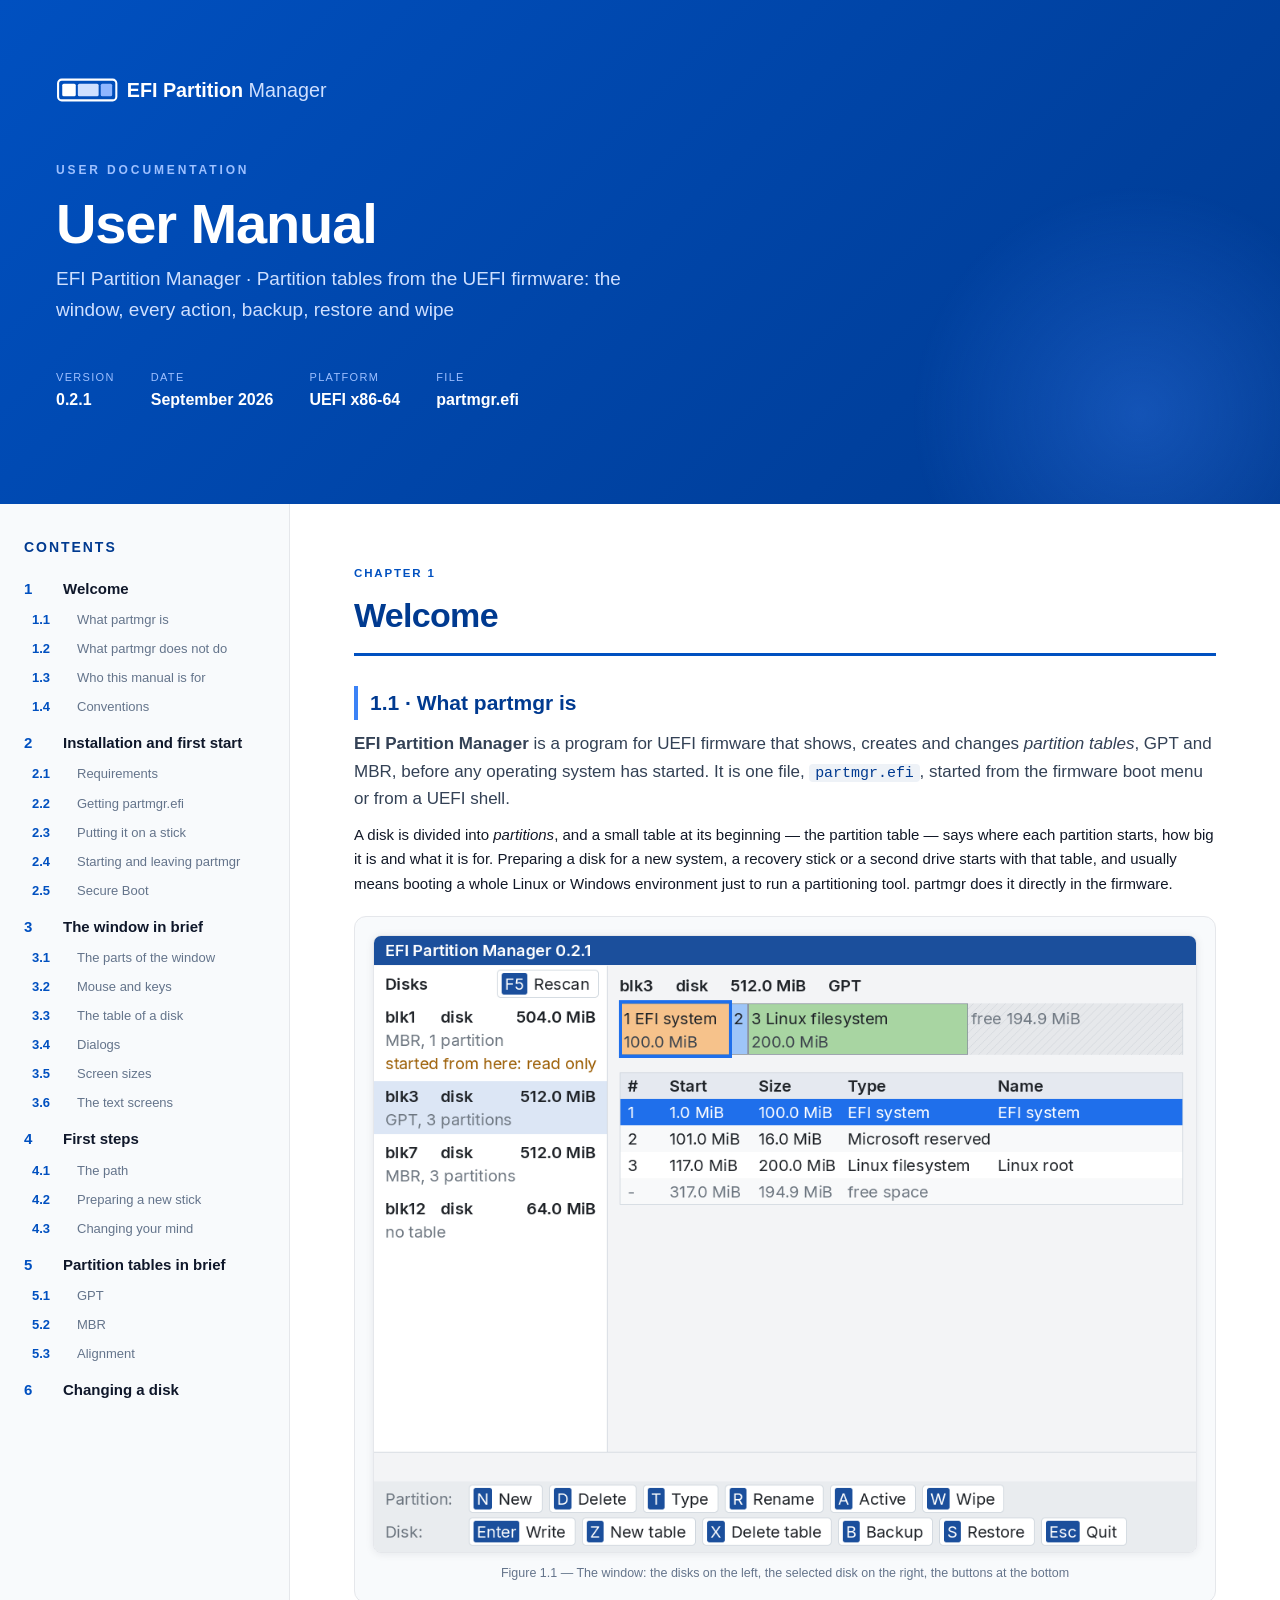
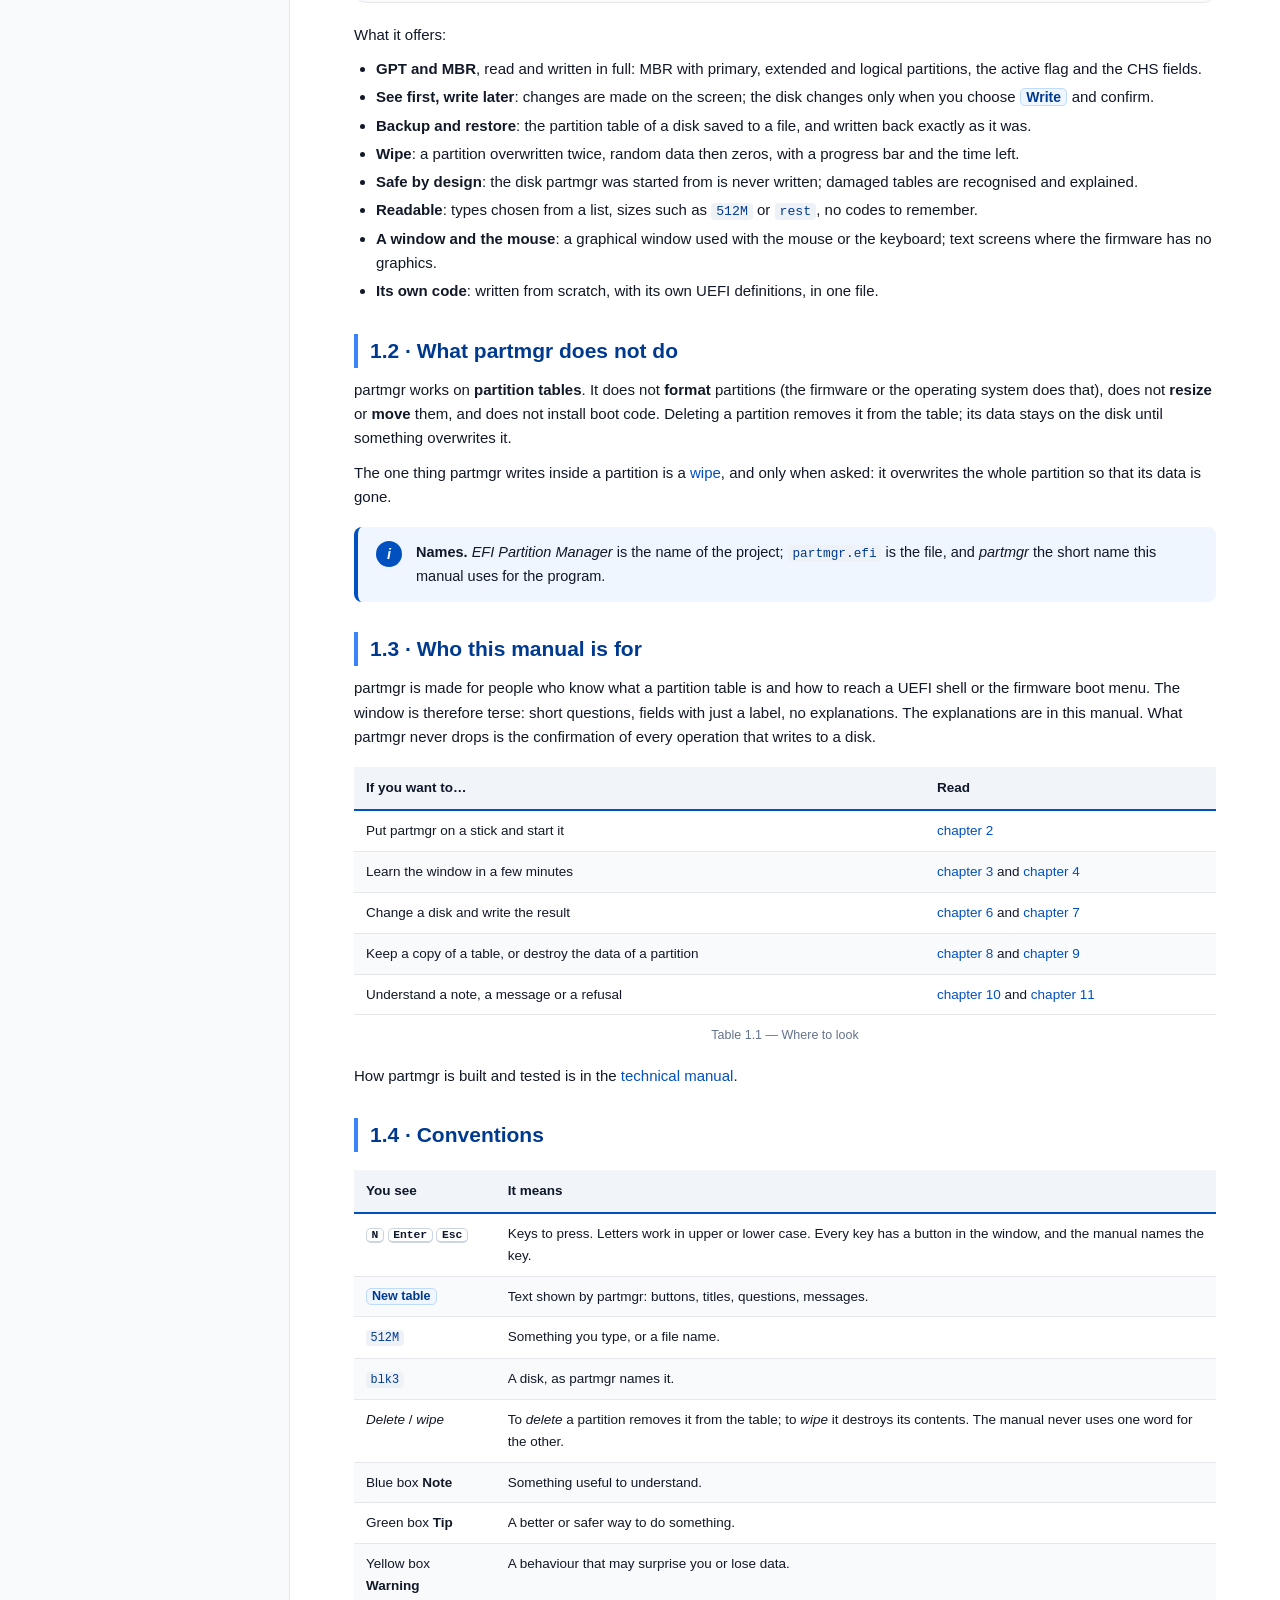
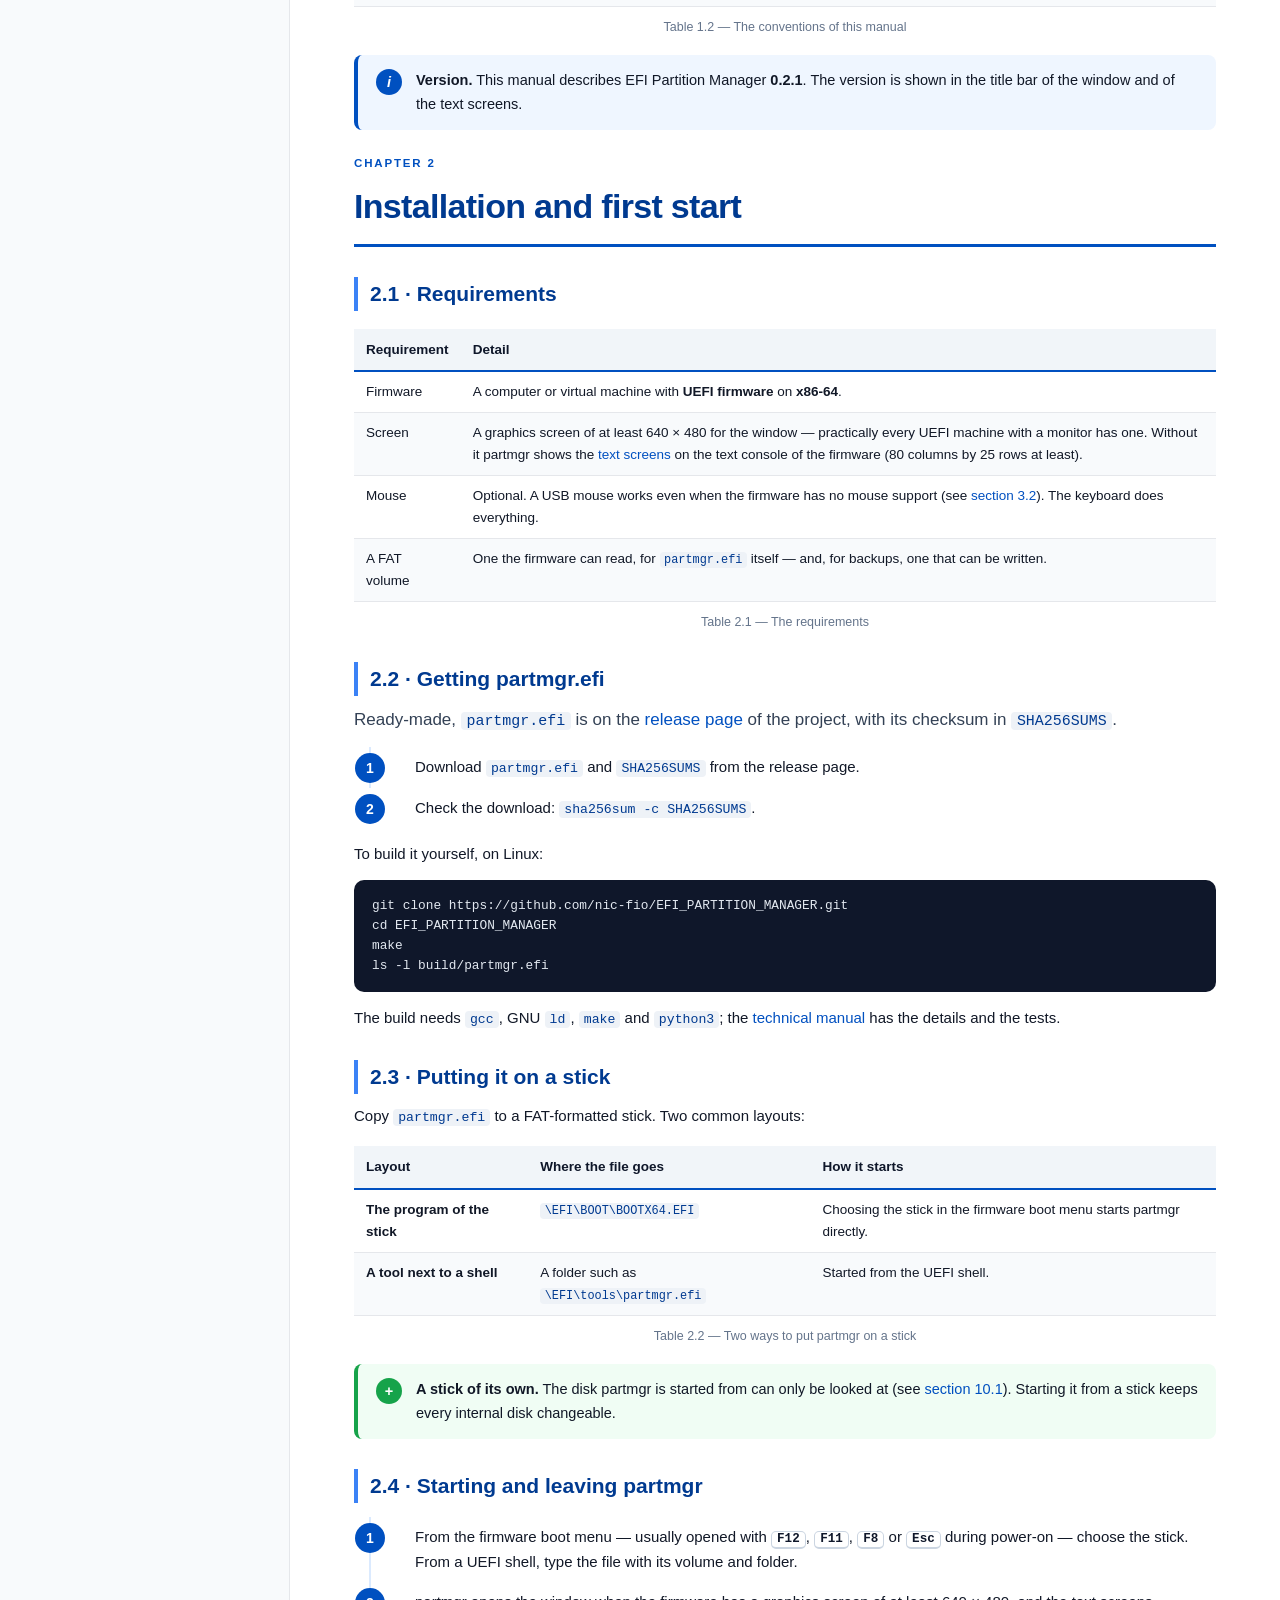
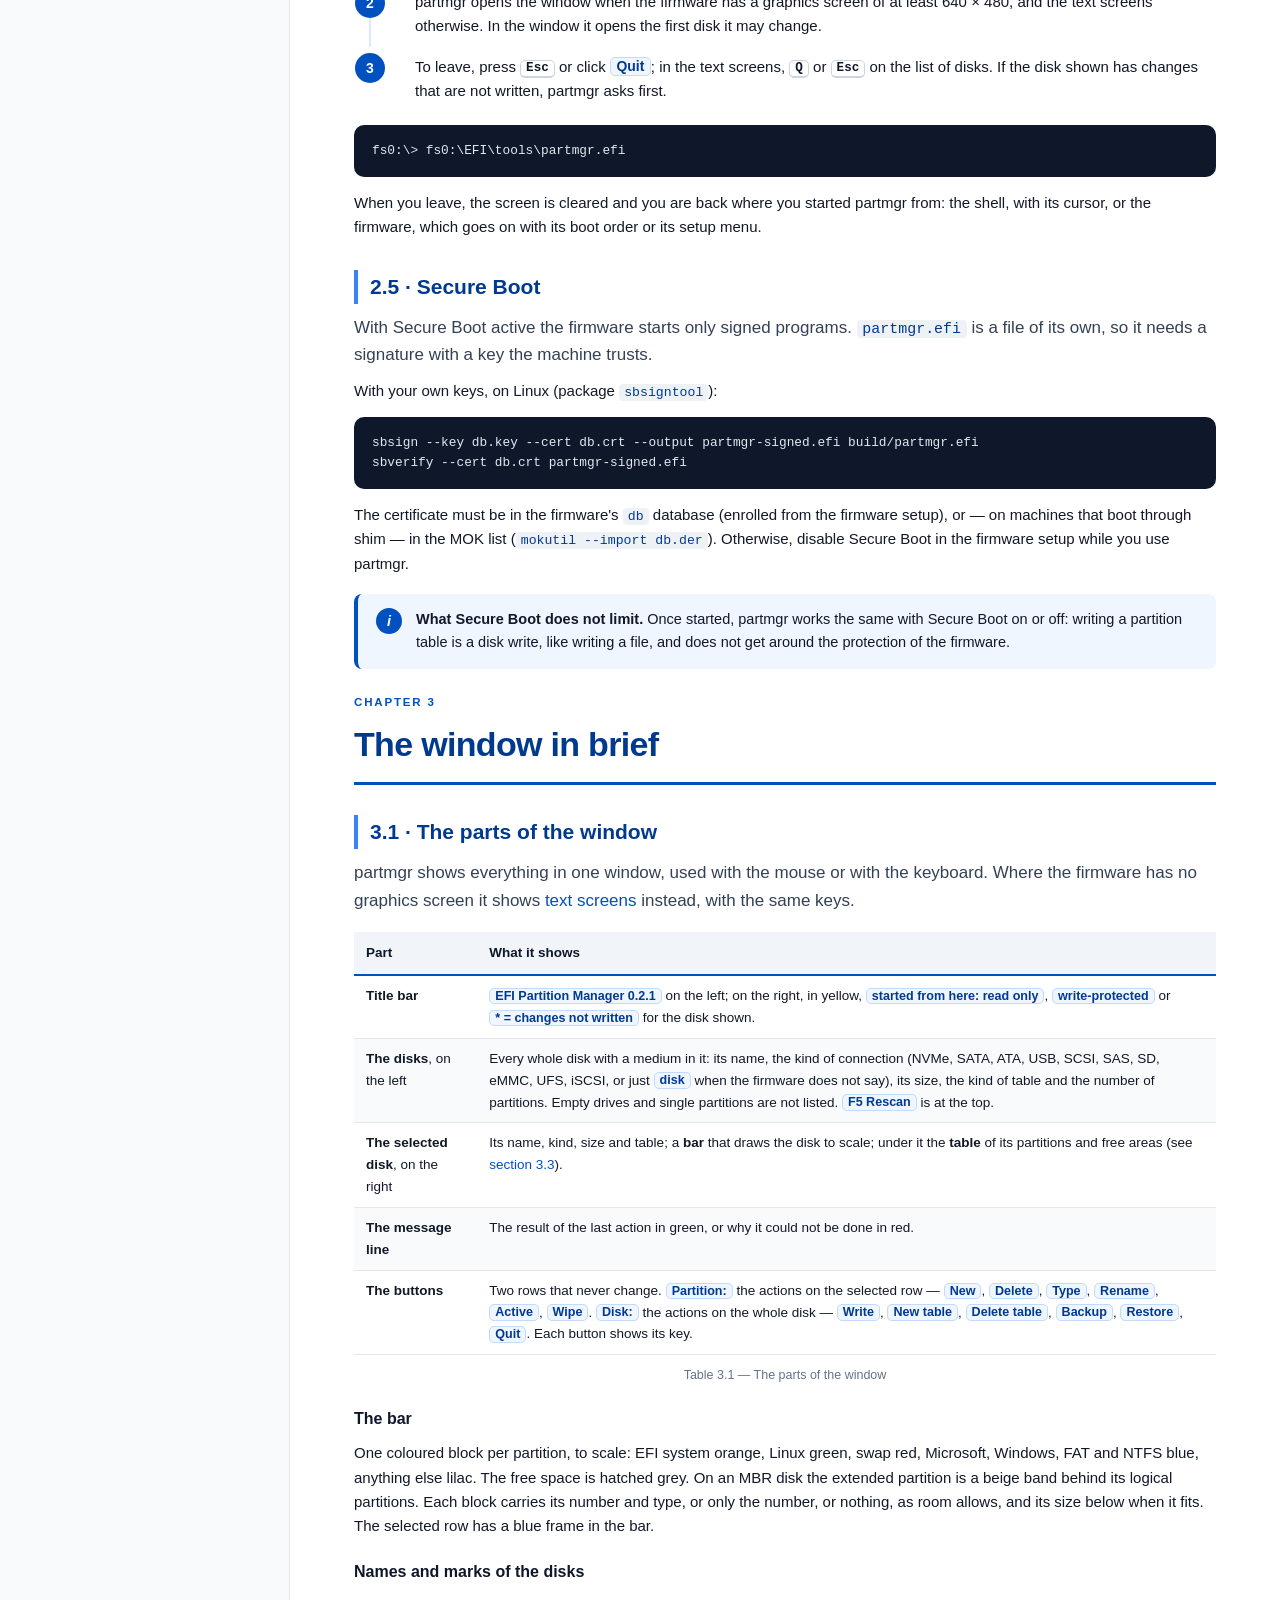
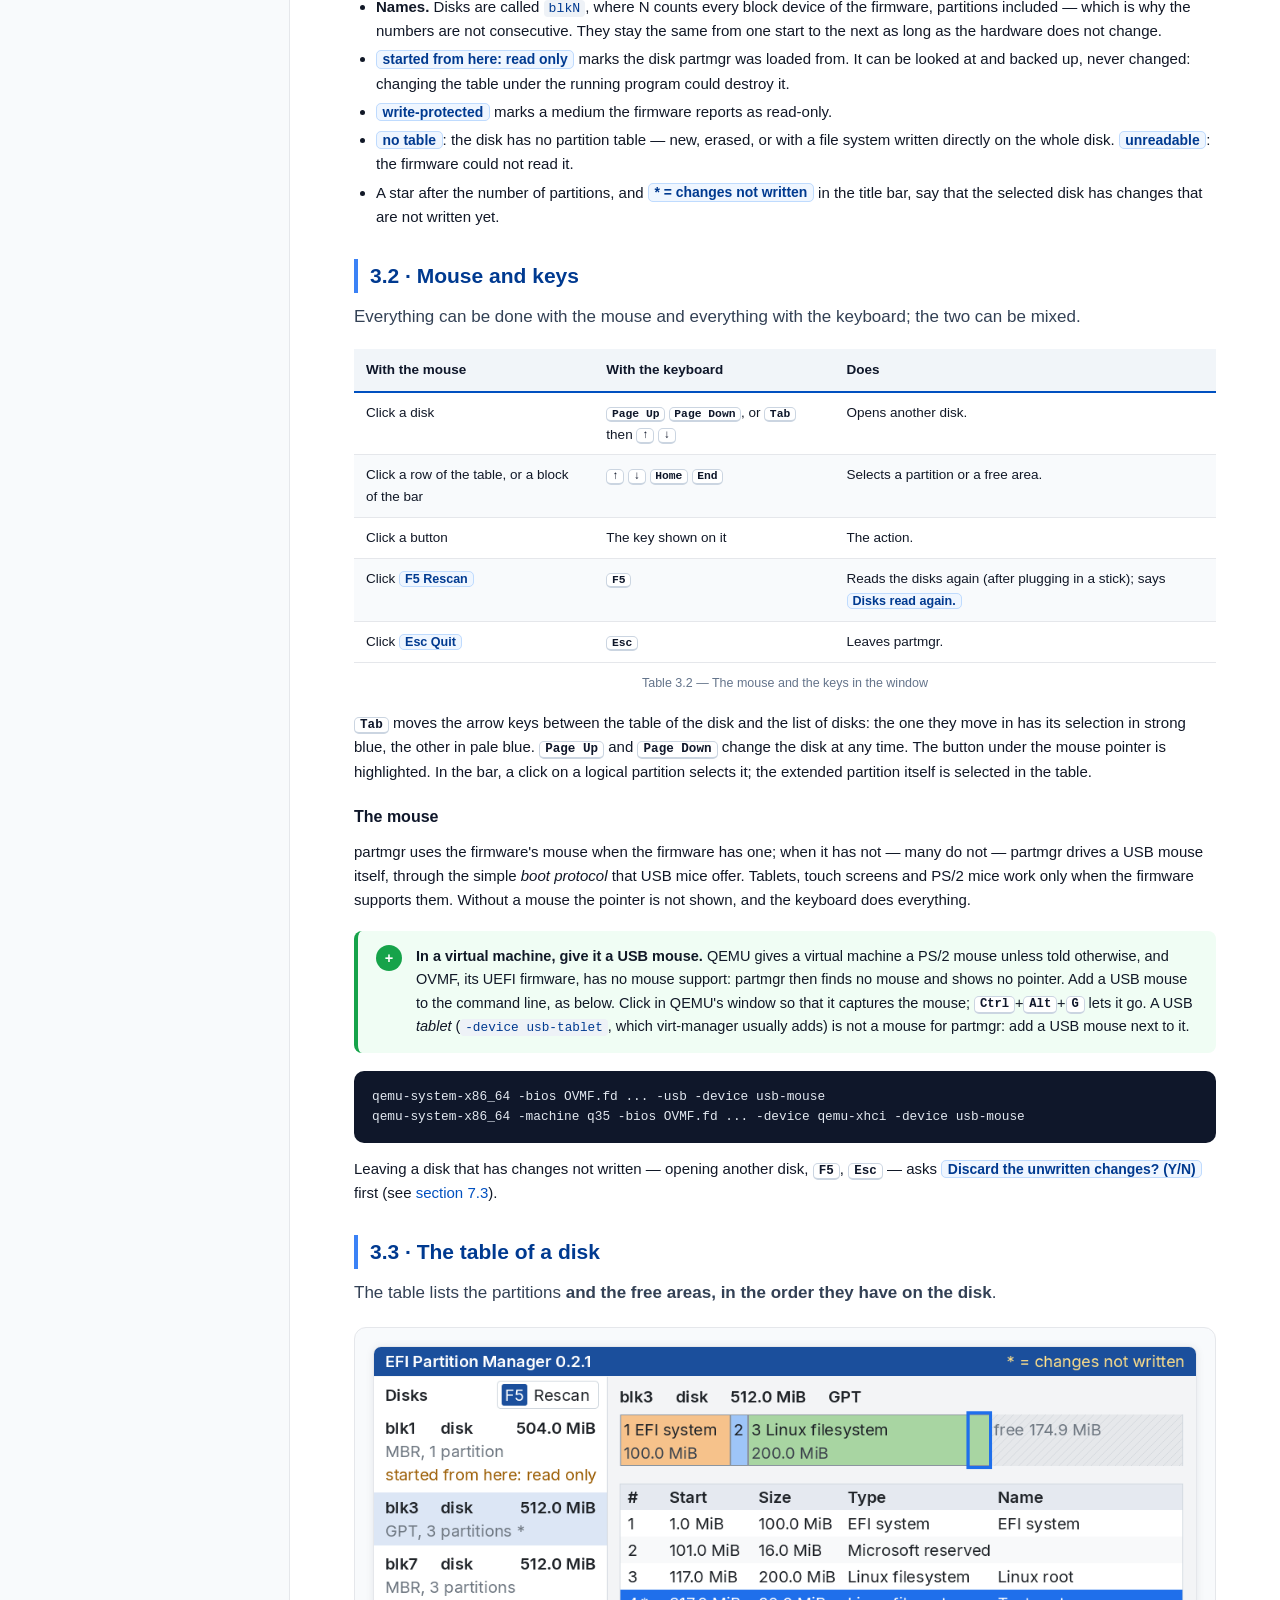
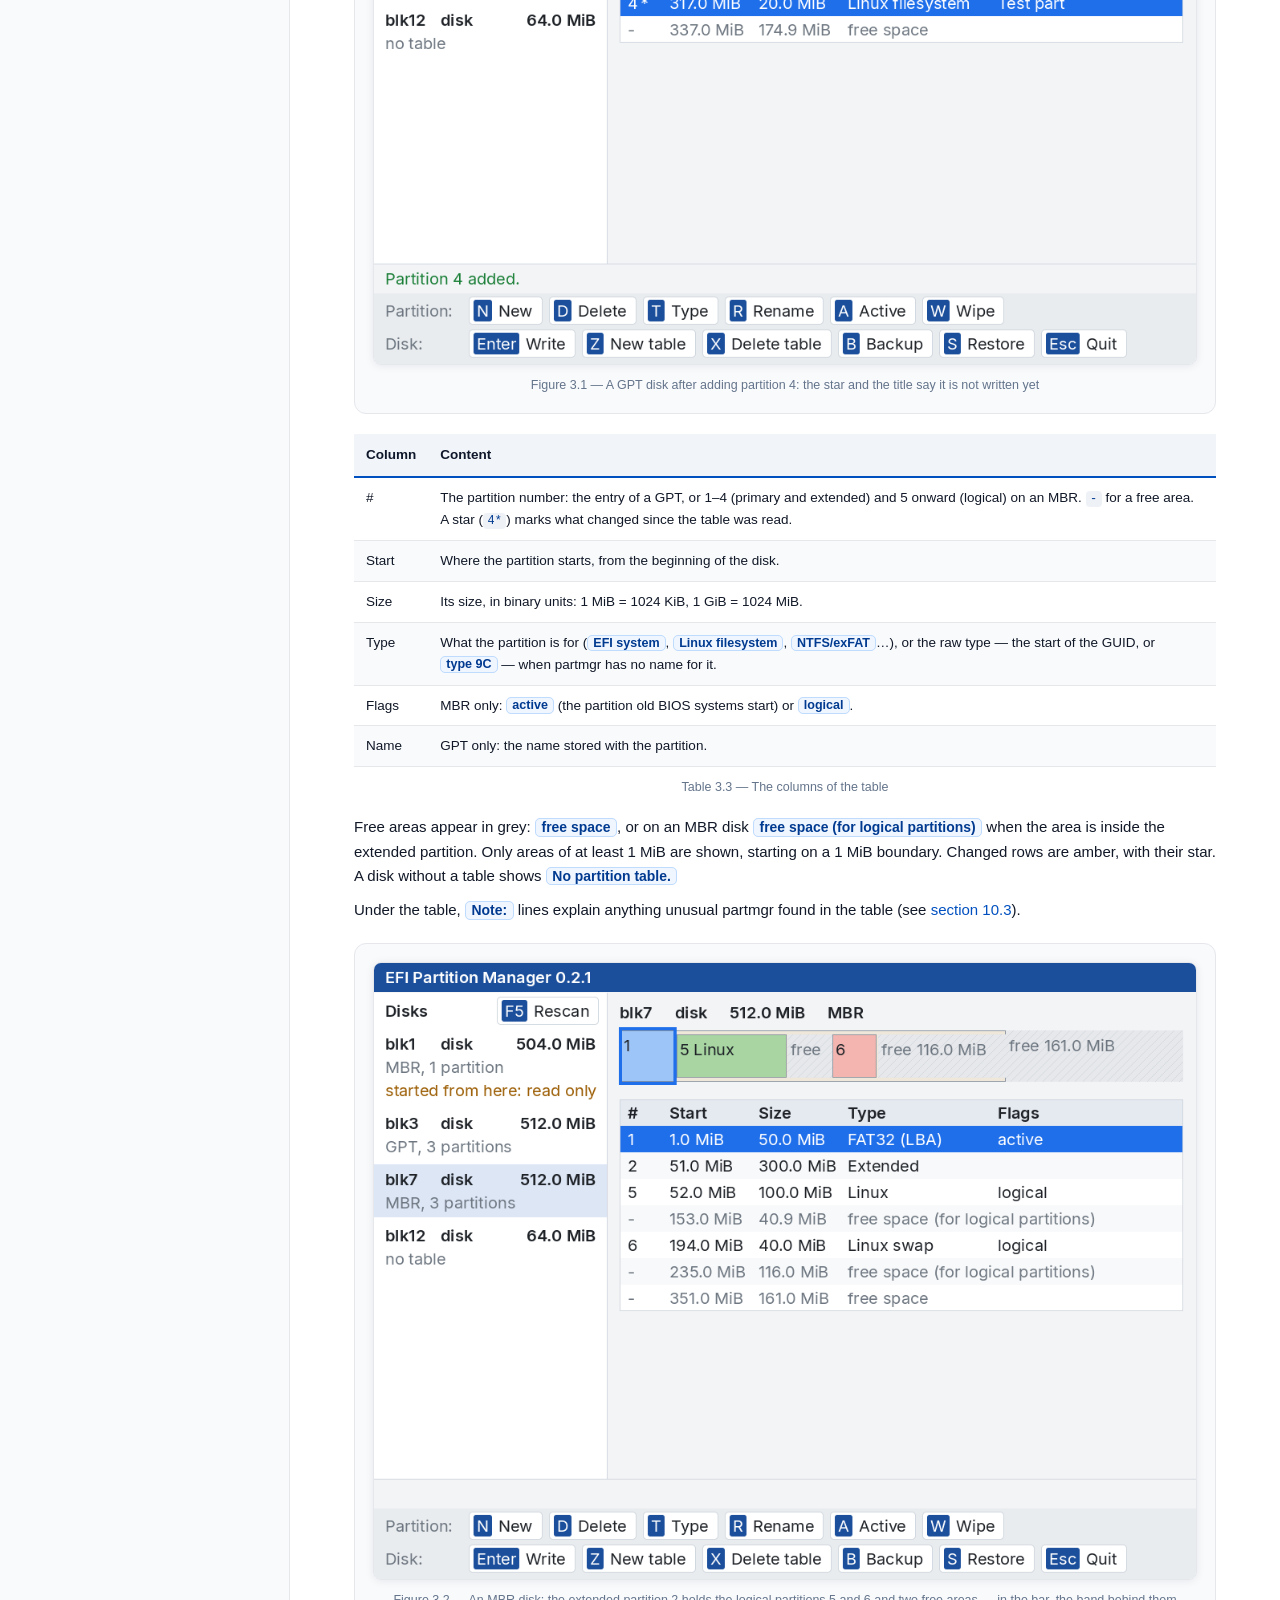
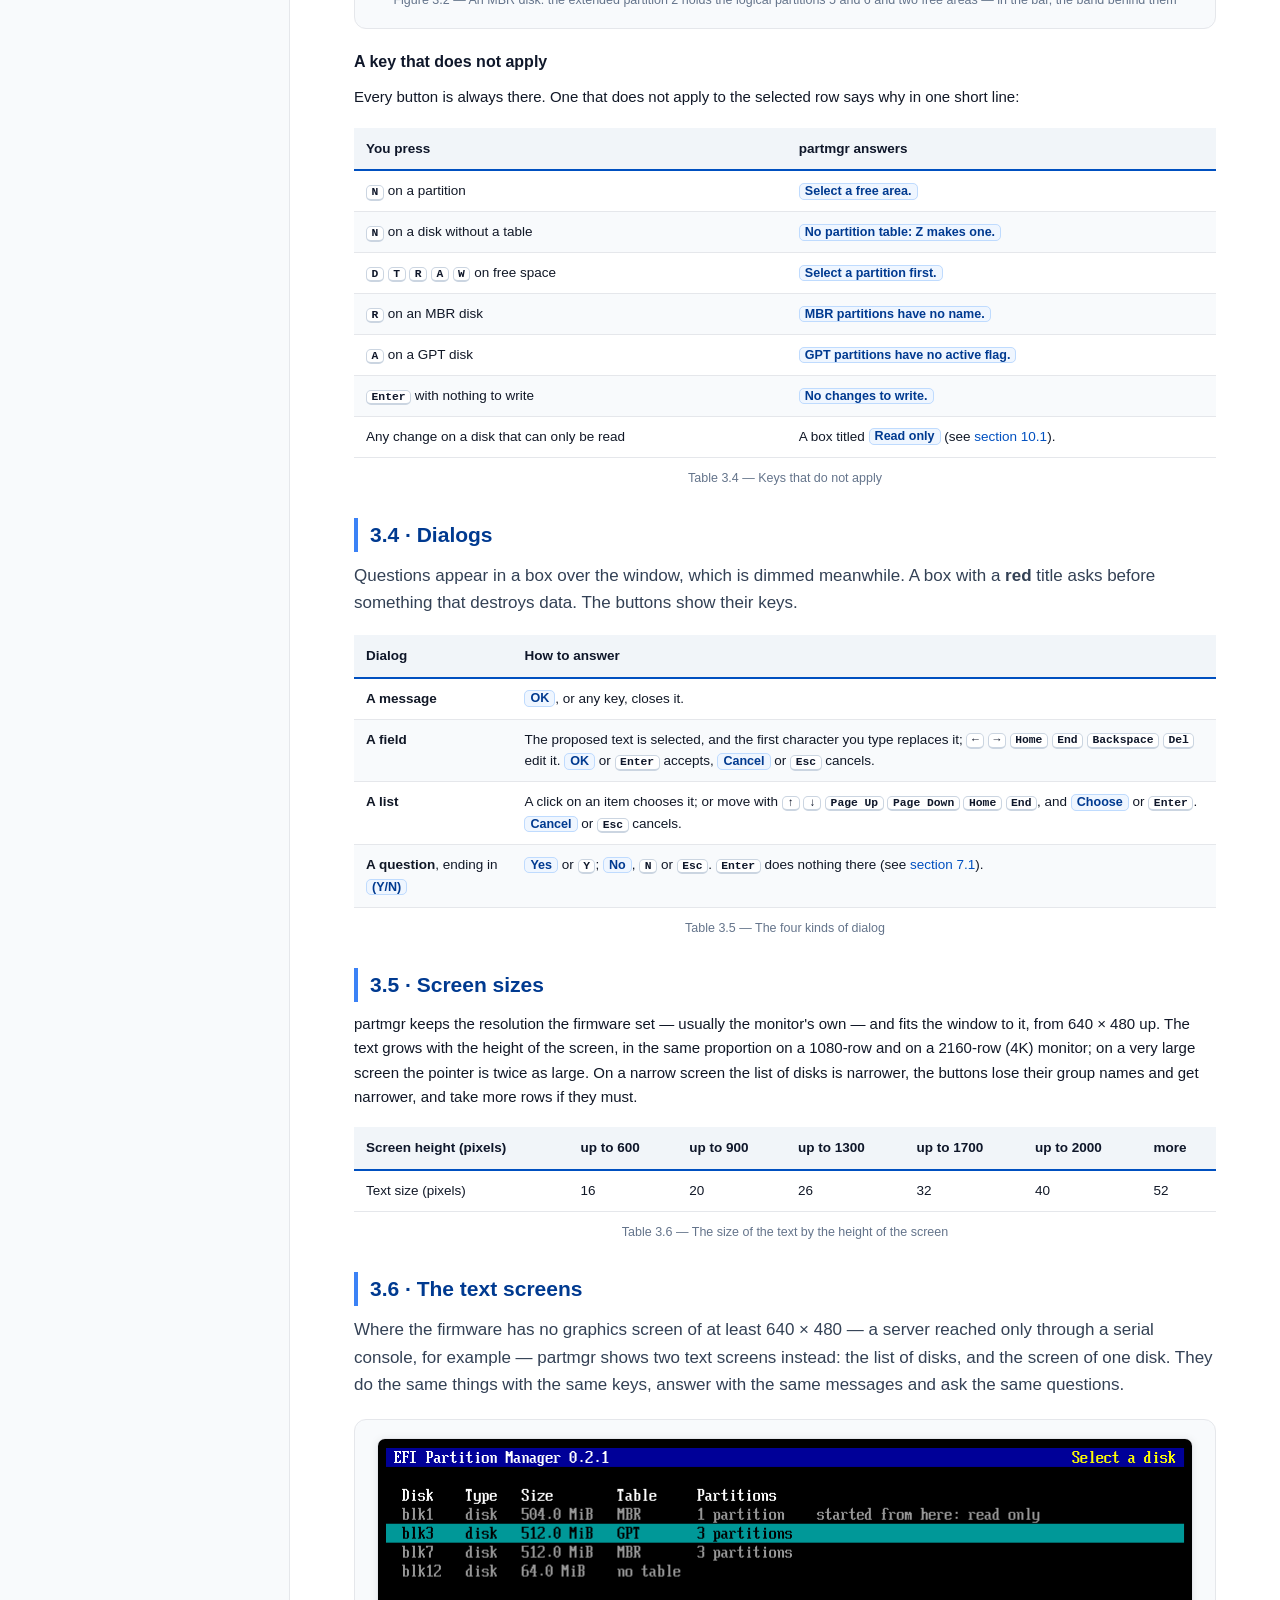
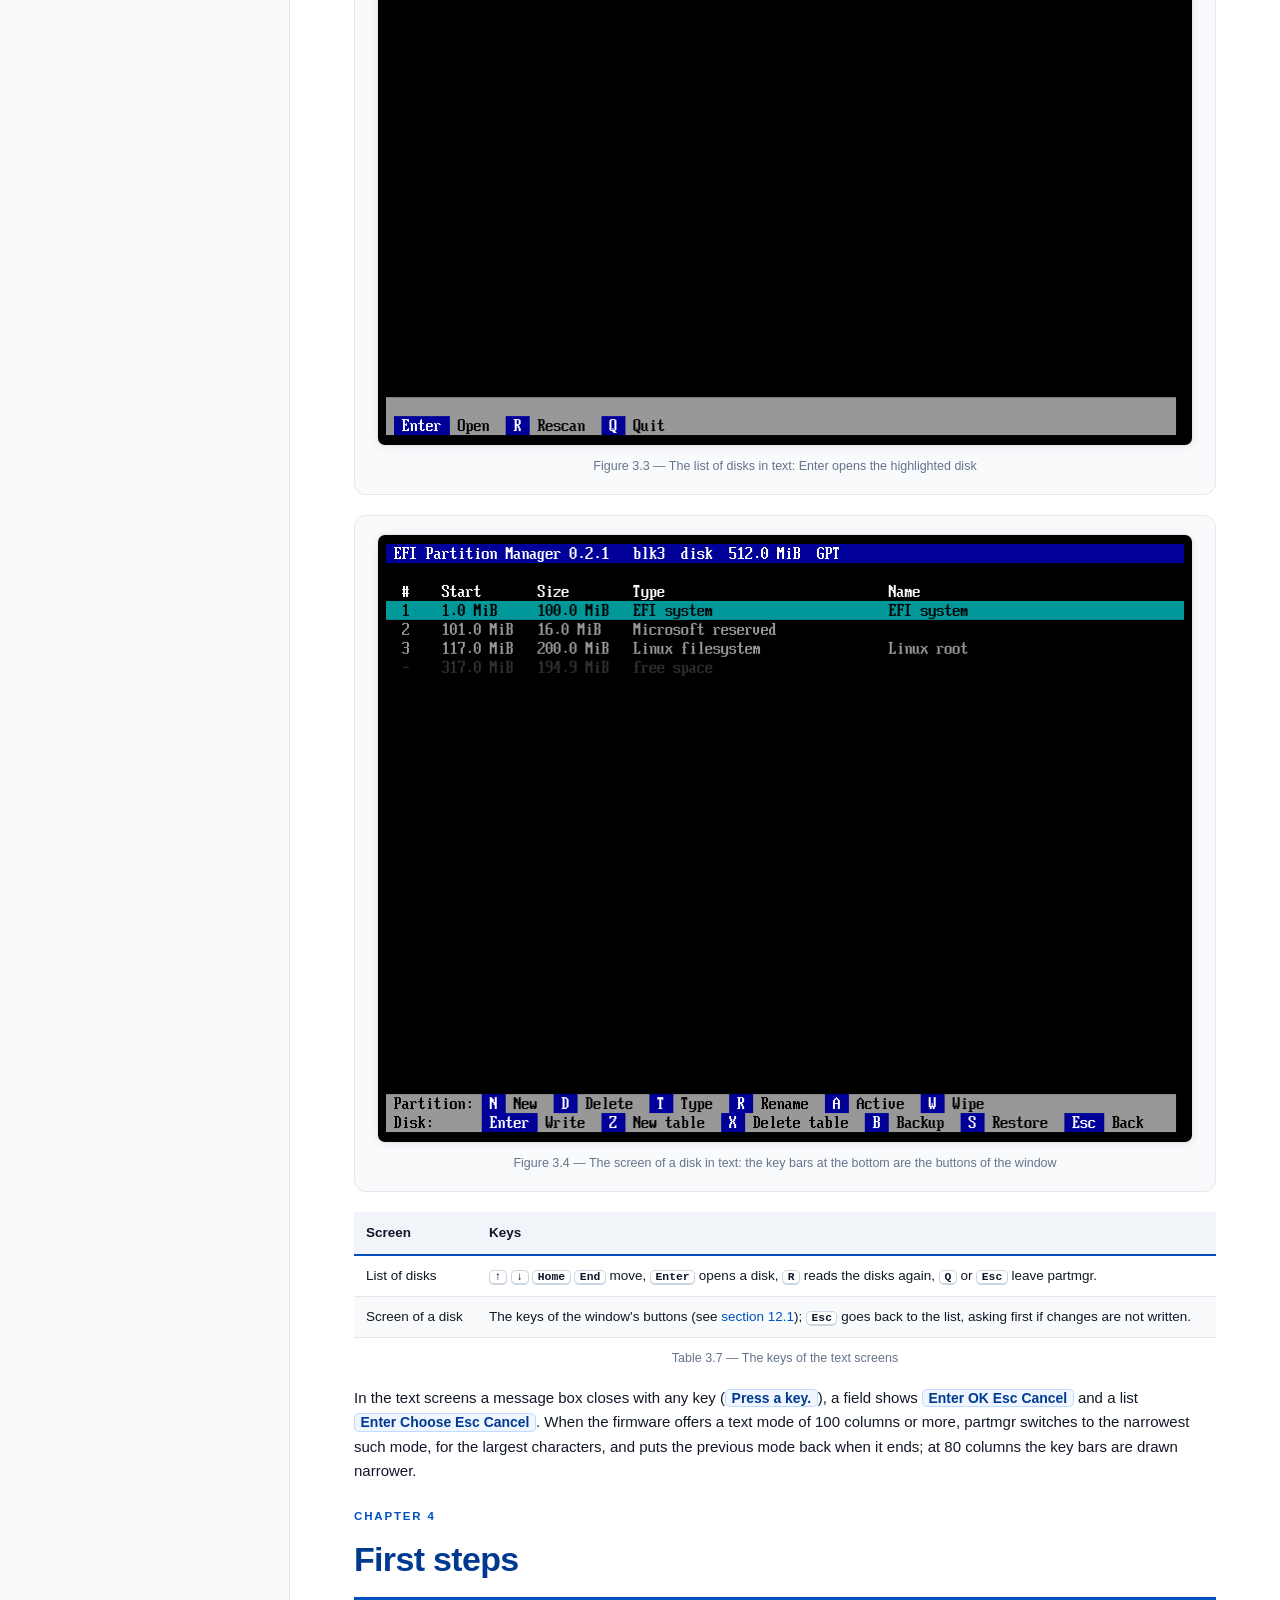
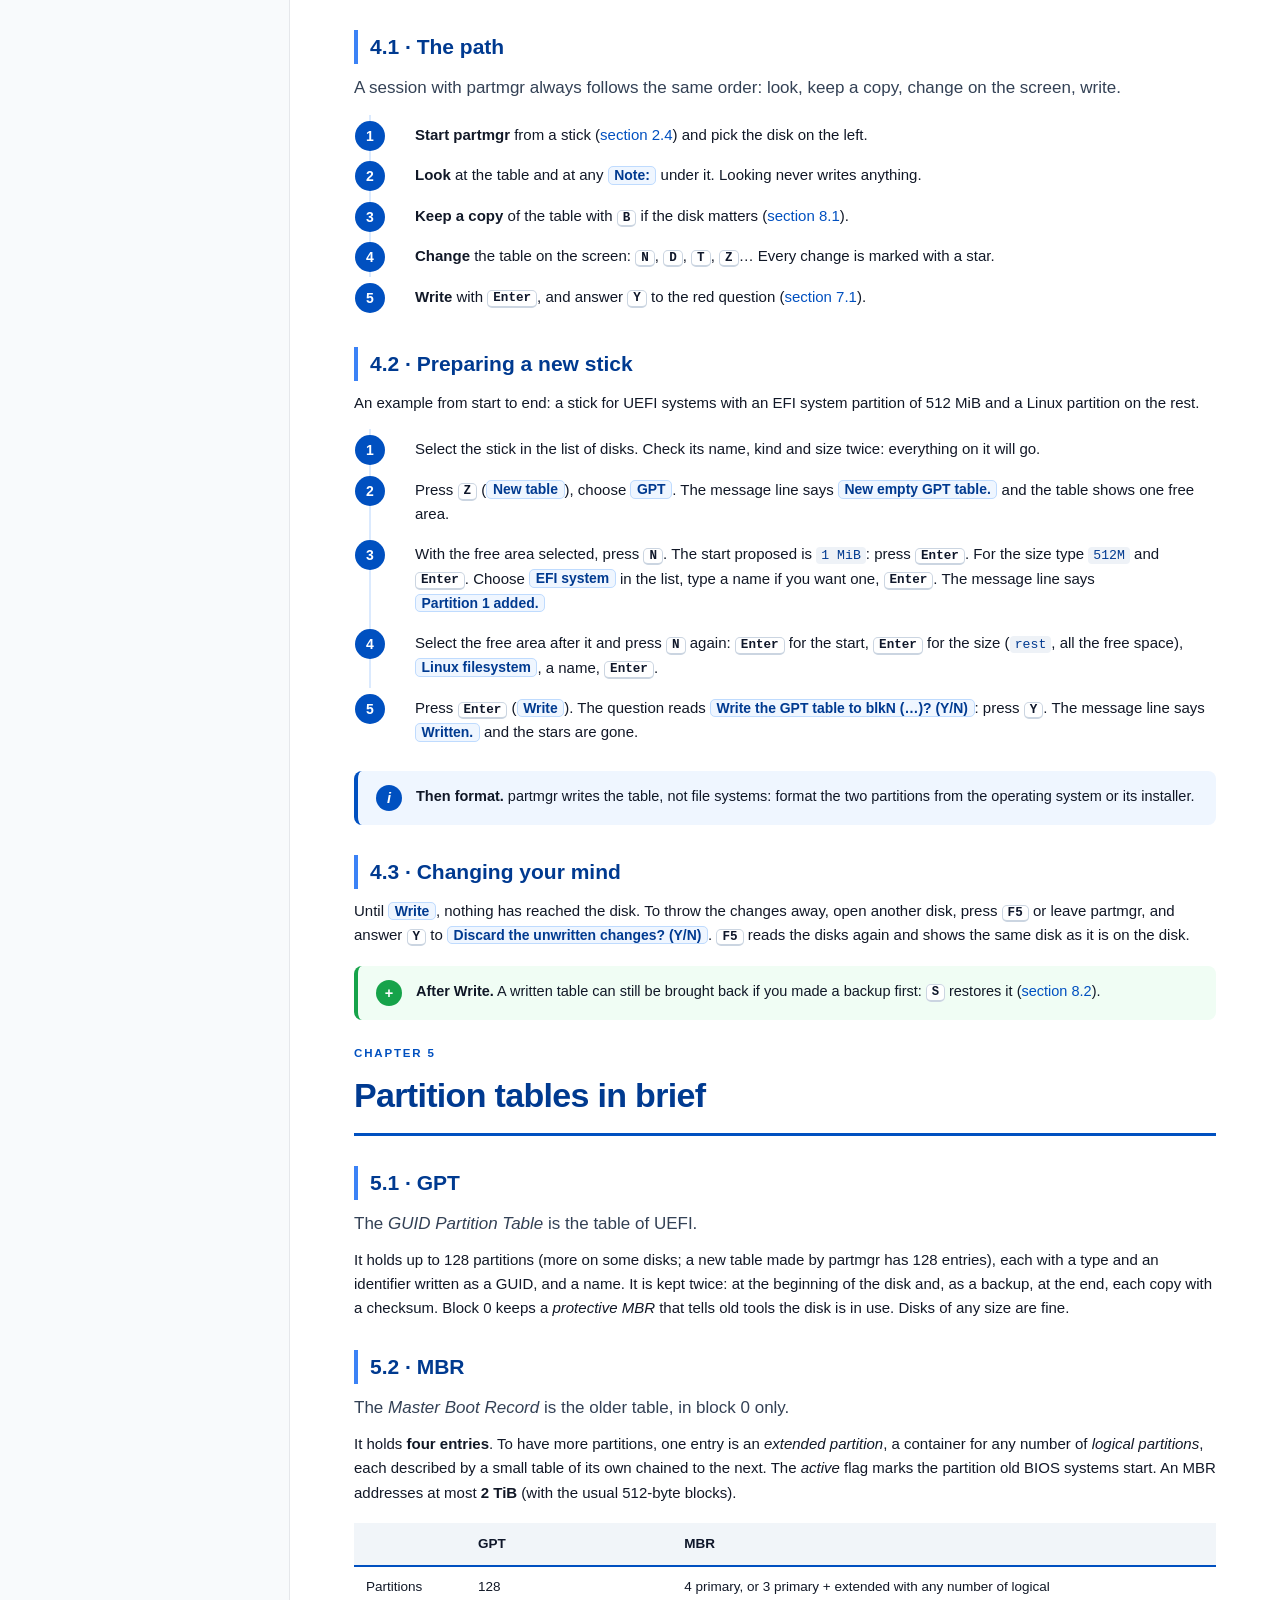
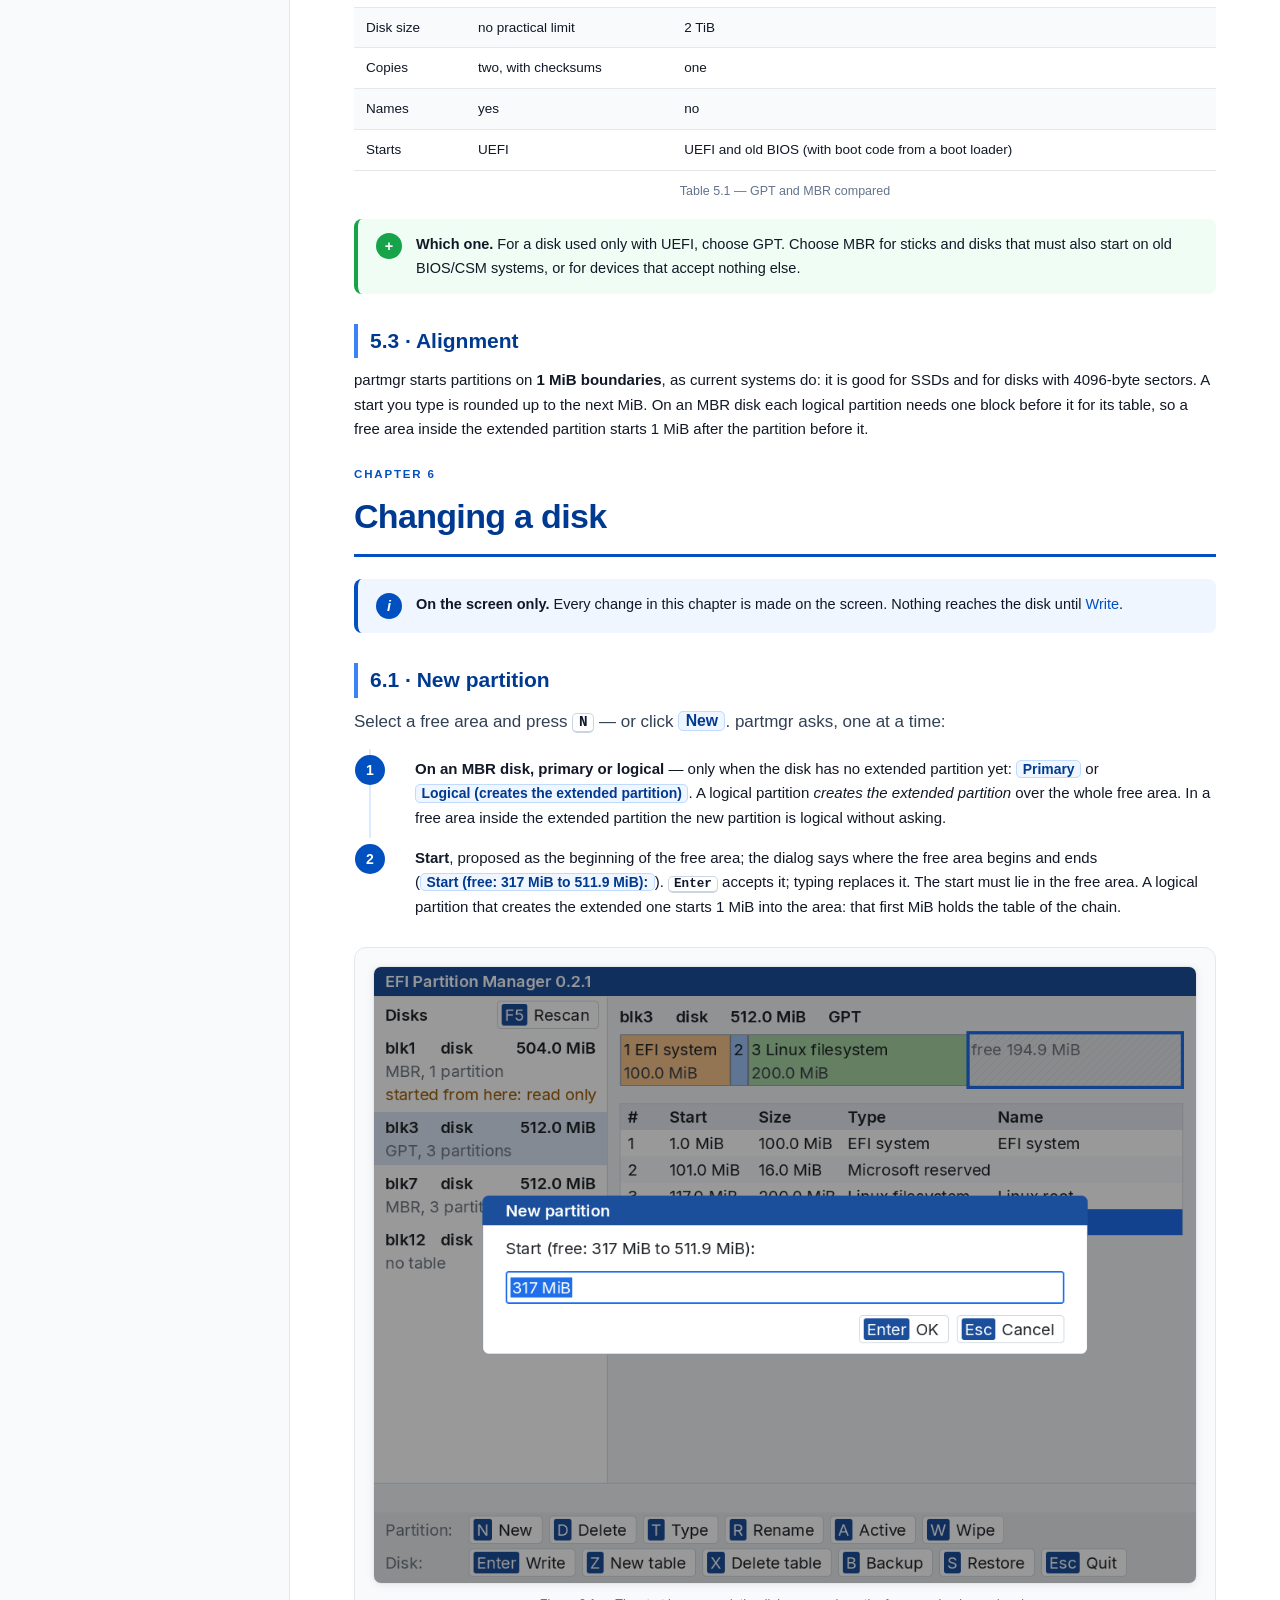
<file: docs/PARTMGR_Manuale_Utente.html>
<!doctype html><html lang="en"><head><meta charset="utf-8">
<meta name="viewport" content="width=device-width, initial-scale=1"><title>User Manual — EFI Partition Manager</title>
<meta name="description" content="User manual of EFI Partition Manager (partmgr.efi) 0.2.1, a partition manager for UEFI firmware: GPT and MBR partition tables, changes shown before they are written, backup and restore, wipe.">
<style>
*{box-sizing:border-box} html{-webkit-print-color-adjust:exact;print-color-adjust:exact}
body{margin:0;background:#e9edf2;color:#111827;font-family:Outfit,-apple-system,Segoe UI,Roboto,Arial,sans-serif;font-size:15px;line-height:1.62}
.doc{max-width:1320px;margin:0 auto;background:#fff;box-shadow:0 1px 30px rgba(15,23,42,.10)}
a{color:#0050C0;text-decoration:none}
code{font-family:ui-monospace,SFMono-Regular,Menlo,Consolas,monospace;font-size:.88em;background:#eef2f7;padding:.08em .38em;border-radius:4px;color:#003a90}
/* Cover */
.cover{position:relative;padding:64px 56px;min-height:56vh;background:linear-gradient(135deg,#0050C0 0%,#003a90 100%);color:#fff;overflow:hidden}
.cover-logo{margin-bottom:38px;position:relative;z-index:2}
.cover-kicker{text-transform:uppercase;letter-spacing:.24em;font-size:12px;font-weight:700;color:#9dc0ff;margin-bottom:14px;position:relative;z-index:2}
.cover-title{font-size:56px;line-height:1.02;margin:0 0 12px;font-weight:800;letter-spacing:-.02em;position:relative;z-index:2}
.cover-sub{font-size:19px;color:#cfe0ff;max-width:32em;margin-bottom:44px;position:relative;z-index:2}
.cover-meta{display:flex;gap:36px;position:relative;z-index:2}
.cover-meta div{display:flex;flex-direction:column} .cover-meta span{font-size:11px;text-transform:uppercase;letter-spacing:.12em;color:#9dc0ff}
.cover-meta b{font-size:16px;color:#fff}
.cover-swoosh{position:absolute;right:-90px;bottom:-140px;width:460px;height:460px;border-radius:50%;background:radial-gradient(circle,#3b82f655,transparent 70%);z-index:1}
/* Layout */
.with-side{display:flex;align-items:flex-start}
.side{width:290px;flex:0 0 290px;background:#f8fafc;border-right:1px solid #e5e7eb;align-self:stretch}
.side-inner{position:sticky;top:0;padding:32px 24px;max-height:100vh;overflow:auto}
.main{flex:1;padding:48px 64px;min-width:0}
/* TOC */
.toc-head{font-size:14px;text-transform:uppercase;letter-spacing:.14em;color:#003a90;margin:0 0 14px;font-weight:800}
.toc-list{list-style:none;margin:0;padding:0}
.toc-list a{display:flex;gap:9px;align-items:baseline;padding:4px 0;color:#334155}
.toc-list a:hover{color:#0050C0}
.toc-ch{font-weight:700;margin-top:6px} .toc-ch a{color:#0f172a}
.toc-se a{font-size:13px;color:#64748b;padding-left:8px}
.toc-n{flex:0 0 30px;color:#0050C0;font-weight:700;font-variant-numeric:tabular-nums}
.toc-se .toc-n{flex-basis:36px;font-weight:600}
/* Chapters */
.chapter{margin-bottom:20px}
.ch-head{border-bottom:3px solid #0050C0;padding-bottom:10px;margin:8px 0 22px}
.ch-kick{text-transform:uppercase;letter-spacing:.16em;font-size:11.5px;font-weight:700;color:#0050C0}
.h-ch{font-size:34px;font-weight:800;letter-spacing:-.02em;color:#003a90;margin:4px 0 0}
.h-sec{font-size:21px;font-weight:700;color:#003a90;margin:30px 0 10px;padding-left:12px;border-left:4px solid #3b82f6}
.main h4{font-size:16px;color:#0f172a;margin:20px 0 6px}
.lead{font-size:17px;color:#334155}
.main p{margin:10px 0} .ul,.ol{margin:10px 0;padding-left:22px} .ul li,.ol li{margin:4px 0}
/* Figure/table */
.fig{margin:20px 0;padding:18px;background:#f8fafc;border:1px solid #e5e7eb;border-radius:12px;text-align:center}
.fig svg{max-width:100%;height:auto}
.cap{font-size:12.5px;color:#64748b;margin-top:10px;text-align:center}
.tbl-wrap{margin:18px 0} .tbl{width:100%;border-collapse:collapse;font-size:13.5px}
.tbl th{text-align:left;padding:10px 12px;background:#f1f5f9;color:#0f172a;font-weight:700;border-bottom:2px solid #0050C0}
.tbl td{padding:9px 12px;border-bottom:1px solid #e5e7eb;vertical-align:top}
.tbl tr:nth-child(even) td{background:#f8fafc}
/* callout */
.callout{display:flex;gap:14px;align-items:flex-start;margin:18px 0;padding:14px 18px;border-radius:8px;font-size:14.5px}
.callout-i{flex:0 0 26px;height:26px;border-radius:50%;color:#fff;font-weight:800;text-align:center;line-height:26px;font-style:italic}
.c-info{background:#eff6ff;border-left:4px solid #0050C0} .c-info .callout-i{background:#0050C0}
.c-warn{background:#fffbeb;border-left:4px solid #d97706} .c-warn .callout-i{background:#d97706;font-style:normal}
.c-ok{background:#f0fdf4;border-left:4px solid #16a34a} .c-ok .callout-i{background:#16a34a;font-style:normal}
/* code */
.code{background:#0f172a;color:#e2e8f0;padding:16px 18px;border-radius:10px;font-family:ui-monospace,Menlo,Consolas,monospace;font-size:12.8px;line-height:1.55;overflow-x:auto;margin:14px 0}
.code code{background:none;padding:0;border-radius:0;color:inherit;font-size:inherit}
.code .k{color:#c084fc;font-weight:600} .code .cm{color:#64748b;font-style:italic} .code .st{color:#86efac}
/* deflist */
.deflist{margin:12px 0} .deflist dt{font-weight:700;color:#003a90;font-family:ui-monospace,Menlo,monospace;font-size:13.5px;margin-top:10px}
.deflist dd{margin:2px 0 0;color:#334155;font-size:14px}
.doc-foot{padding:20px 52px;border-top:1px solid #e5e7eb;color:#94a3b8;font-size:12px;text-align:center}
/* print */
@page{size:A4;margin:16mm 15mm 18mm;@bottom-center{content:counter(page)}}
@media print{
 body{background:#fff} .doc{box-shadow:none;max-width:none}
 .with-side{display:block} .side{display:none} .main{padding:0}
 .cover{min-height:auto;page-break-after:always}
 .chapter{page-break-before:always} .sec,.fig,.tbl-wrap,.callout,.code{page-break-inside:avoid}
 a{color:inherit}
}

/* User manual: interface labels and procedures */
.ui{font-weight:600;color:#003a90;background:#eff6ff;border:1px solid #bfdbfe;border-radius:5px;padding:.02em .4em;font-size:.93em;white-space:nowrap}
.steps{counter-reset:st;list-style:none;margin:14px 0;padding:0}
.steps>li{counter-increment:st;position:relative;padding:8px 0 8px 44px;margin:0;border-left:2px solid #dbeafe;margin-left:15px}
.steps>li:before{content:counter(st);position:absolute;left:-16px;top:6px;width:30px;height:30px;border-radius:50%;background:#0050C0;color:#fff;font-weight:800;text-align:center;line-height:30px;font-size:14px}
.steps>li:last-child{border-left-color:transparent}

/* Keys, screenshots, long on-screen messages, narrow screens */
kbd{font-family:ui-monospace,SFMono-Regular,Menlo,Consolas,monospace;font-size:.84em;font-weight:600;color:#0f172a;background:#fff;border:1px solid #cbd5e1;border-bottom-width:2px;border-radius:5px;padding:.02em .4em;white-space:nowrap}
.ui.long{white-space:normal}
.fig img{display:block;max-width:100%;height:auto;margin:0 auto;border:1px solid #e5e7eb;border-radius:8px;box-shadow:0 1px 8px rgba(15,23,42,.08)}
.toc-foot{margin:18px 0 0;padding-top:12px;border-top:1px solid #e5e7eb;font-size:13px;font-weight:600}
@media (max-width:900px){
 .with-side{display:block} .side{width:auto;border-right:0;border-bottom:1px solid #e5e7eb}
 .side-inner{position:static;max-height:none;padding:24px 16px}
 .main{padding:28px 16px}
 .cover{padding:40px 16px;min-height:auto} .cover-title{font-size:40px} .cover-sub{font-size:17px;margin-bottom:28px}
 .cover-meta{flex-wrap:wrap;gap:16px 28px}
 .h-ch{font-size:28px} .tbl-wrap{overflow-x:auto} .tbl code{word-break:break-all}
 .doc-foot{padding:20px 16px}
}
@media print{.toc-foot{display:none}}
</style></head>
<body>
<div class="doc">
  <section class="cover">
    <div class="cover-logo"><svg viewBox="0 0 600 100" width="312" height="52" xmlns="http://www.w3.org/2000/svg" aria-label="EFI Partition Manager"><rect x="4" y="30" width="112" height="40" rx="7" fill="none" stroke="#ffffff" stroke-width="4"/><rect x="12" y="38" width="26" height="24" rx="3" fill="#ffffff"/><rect x="42" y="38" width="40" height="24" rx="3" fill="#cfe0ff"/><rect x="86" y="38" width="22" height="24" rx="3" fill="#8fb6ff"/><text x="136" y="64" font-size="38" font-weight="800" fill="#ffffff">EFI Partition<tspan font-weight="500" fill="#cfe0ff"> Manager</tspan></text></svg></div>
    <div class="cover-kicker">User documentation</div>
    <h1 class="cover-title">User Manual</h1>
    <div class="cover-sub">EFI Partition Manager · Partition tables from the UEFI firmware: the window, every action, backup, restore and wipe</div>
    <div class="cover-meta">
      <div><span>Version</span><b>0.2.1</b></div>
      <div><span>Date</span><b>September 2026</b></div>
      <div><span>Platform</span><b>UEFI x86-64</b></div>
      <div><span>File</span><b>partmgr.efi</b></div>
    </div>
    <div class="cover-swoosh"></div>
  </section>
  <div class="with-side">
    <aside class="side"><div class="side-inner"><h2 class="toc-head">Contents</h2><ul class="toc-list"><li class="toc-ch"><a href="#introduction"><span class="toc-n">1</span><span class="toc-t">Welcome</span></a></li><li class="toc-se"><a href="#what-is-partmgr"><span class="toc-n">1.1</span><span class="toc-t">What partmgr is</span></a></li><li class="toc-se"><a href="#what-it-does-not"><span class="toc-n">1.2</span><span class="toc-t">What partmgr does not do</span></a></li><li class="toc-se"><a href="#audience"><span class="toc-n">1.3</span><span class="toc-t">Who this manual is for</span></a></li><li class="toc-se"><a href="#conventions"><span class="toc-n">1.4</span><span class="toc-t">Conventions</span></a></li><li class="toc-ch"><a href="#getting-started"><span class="toc-n">2</span><span class="toc-t">Installation and first start</span></a></li><li class="toc-se"><a href="#requirements"><span class="toc-n">2.1</span><span class="toc-t">Requirements</span></a></li><li class="toc-se"><a href="#getting"><span class="toc-n">2.2</span><span class="toc-t">Getting partmgr.efi</span></a></li><li class="toc-se"><a href="#installing"><span class="toc-n">2.3</span><span class="toc-t">Putting it on a stick</span></a></li><li class="toc-se"><a href="#starting"><span class="toc-n">2.4</span><span class="toc-t">Starting and leaving partmgr</span></a></li><li class="toc-se"><a href="#secure-boot"><span class="toc-n">2.5</span><span class="toc-t">Secure Boot</span></a></li><li class="toc-ch"><a href="#screens"><span class="toc-n">3</span><span class="toc-t">The window in brief</span></a></li><li class="toc-se"><a href="#window"><span class="toc-n">3.1</span><span class="toc-t">The parts of the window</span></a></li><li class="toc-se"><a href="#mouse-keys"><span class="toc-n">3.2</span><span class="toc-t">Mouse and keys</span></a></li><li class="toc-se"><a href="#disk-screen"><span class="toc-n">3.3</span><span class="toc-t">The table of a disk</span></a></li><li class="toc-se"><a href="#dialogs"><span class="toc-n">3.4</span><span class="toc-t">Dialogs</span></a></li><li class="toc-se"><a href="#screen-sizes"><span class="toc-n">3.5</span><span class="toc-t">Screen sizes</span></a></li><li class="toc-se"><a href="#text-screens"><span class="toc-n">3.6</span><span class="toc-t">The text screens</span></a></li><li class="toc-ch"><a href="#first-steps"><span class="toc-n">4</span><span class="toc-t">First steps</span></a></li><li class="toc-se"><a href="#the-path"><span class="toc-n">4.1</span><span class="toc-t">The path</span></a></li><li class="toc-se"><a href="#first-disk"><span class="toc-n">4.2</span><span class="toc-t">Preparing a new stick</span></a></li><li class="toc-se"><a href="#changed-mind"><span class="toc-n">4.3</span><span class="toc-t">Changing your mind</span></a></li><li class="toc-ch"><a href="#concepts"><span class="toc-n">5</span><span class="toc-t">Partition tables in brief</span></a></li><li class="toc-se"><a href="#gpt"><span class="toc-n">5.1</span><span class="toc-t">GPT</span></a></li><li class="toc-se"><a href="#mbr"><span class="toc-n">5.2</span><span class="toc-t">MBR</span></a></li><li class="toc-se"><a href="#alignment"><span class="toc-n">5.3</span><span class="toc-t">Alignment</span></a></li><li class="toc-ch"><a href="#changing"><span class="toc-n">6</span><span class="toc-t">Changing a disk</span></a></li><li class="toc-se"><a href="#new-partition"><span class="toc-n">6.1</span><span class="toc-t">New partition</span></a></li><li class="toc-se"><a href="#delete-partition"><span class="toc-n">6.2</span><span class="toc-t">Delete a partition</span></a></li><li class="toc-se"><a href="#change-type"><span class="toc-n">6.3</span><span class="toc-t">Change the type</span></a></li><li class="toc-se"><a href="#rename"><span class="toc-n">6.4</span><span class="toc-t">Rename (GPT)</span></a></li><li class="toc-se"><a href="#active"><span class="toc-n">6.5</span><span class="toc-t">Active flag (MBR)</span></a></li><li class="toc-se"><a href="#new-table"><span class="toc-n">6.6</span><span class="toc-t">New partition table</span></a></li><li class="toc-se"><a href="#delete-table"><span class="toc-n">6.7</span><span class="toc-t">Delete the partition table</span></a></li><li class="toc-ch"><a href="#writing"><span class="toc-n">7</span><span class="toc-t">Writing the changes</span></a></li><li class="toc-se"><a href="#write"><span class="toc-n">7.1</span><span class="toc-t">Write</span></a></li><li class="toc-se"><a href="#what-write-does"><span class="toc-n">7.2</span><span class="toc-t">What Write writes</span></a></li><li class="toc-se"><a href="#leaving"><span class="toc-n">7.3</span><span class="toc-t">Leaving without writing</span></a></li><li class="toc-ch"><a href="#backup-restore"><span class="toc-n">8</span><span class="toc-t">Backup and restore</span></a></li><li class="toc-se"><a href="#backup"><span class="toc-n">8.1</span><span class="toc-t">Backup</span></a></li><li class="toc-se"><a href="#restore"><span class="toc-n">8.2</span><span class="toc-t">Restore</span></a></li><li class="toc-se"><a href="#safe-routine"><span class="toc-n">8.3</span><span class="toc-t">A safe routine</span></a></li><li class="toc-ch"><a href="#wipe"><span class="toc-n">9</span><span class="toc-t">Wiping a partition</span></a></li><li class="toc-se"><a href="#wipe-how"><span class="toc-n">9.1</span><span class="toc-t">Wipe</span></a></li><li class="toc-se"><a href="#wipe-progress"><span class="toc-n">9.2</span><span class="toc-t">Progress, and stopping</span></a></li><li class="toc-se"><a href="#wipe-rules"><span class="toc-n">9.3</span><span class="toc-t">What can be wiped</span></a></li><li class="toc-se"><a href="#wipe-flash"><span class="toc-n">9.4</span><span class="toc-t">SSDs, NVMe drives and USB sticks</span></a></li><li class="toc-ch"><a href="#safety"><span class="toc-n">10</span><span class="toc-t">Safety and limits</span></a></li><li class="toc-se"><a href="#read-only-disks"><span class="toc-n">10.1</span><span class="toc-t">Disks that are only shown</span></a></li><li class="toc-se"><a href="#limits"><span class="toc-n">10.2</span><span class="toc-t">Limits</span></a></li><li class="toc-se"><a href="#notes"><span class="toc-n">10.3</span><span class="toc-t">What the notes mean</span></a></li><li class="toc-ch"><a href="#troubleshooting"><span class="toc-n">11</span><span class="toc-t">Troubleshooting</span></a></li><li class="toc-se"><a href="#messages"><span class="toc-n">11.1</span><span class="toc-t">Messages when adding a partition</span></a></li><li class="toc-se"><a href="#other-messages"><span class="toc-n">11.2</span><span class="toc-t">Messages of the other actions</span></a></li><li class="toc-se"><a href="#problems"><span class="toc-n">11.3</span><span class="toc-t">Frequent problems</span></a></li><li class="toc-se"><a href="#reporting"><span class="toc-n">11.4</span><span class="toc-t">Reporting how partmgr behaved</span></a></li><li class="toc-ch"><a href="#reference"><span class="toc-n">12</span><span class="toc-t">Reference</span></a></li><li class="toc-se"><a href="#keys"><span class="toc-n">12.1</span><span class="toc-t">Keys</span></a></li><li class="toc-se"><a href="#sizes"><span class="toc-n">12.2</span><span class="toc-t">Writing sizes</span></a></li><li class="toc-se"><a href="#types"><span class="toc-n">12.3</span><span class="toc-t">Partition types</span></a></li><li class="toc-ch"><a href="#glossary"><span class="toc-n">13</span><span class="toc-t">Glossary</span></a></li><li class="toc-se"><a href="#terms"><span class="toc-n">13.1</span><span class="toc-t">Terms</span></a></li></ul><p class="toc-foot"><a href="PARTMGR_Manuale_Tecnico.html">Technical manual &rarr;</a></p></div></aside>
    <main class="main">
<section class="chapter" id="introduction"><div class="ch-head"><span class="ch-kick">Chapter 1</span><h2 class="h-ch">Welcome</h2></div>

<section class="sec" id="what-is-partmgr"><h3 class="h-sec">1.1 · What partmgr is</h3>
<p class="lead"><b>EFI Partition Manager</b> is a program for UEFI firmware that shows, creates and changes <i>partition tables</i>, GPT and MBR, before any operating system has started. It is one file, <code>partmgr.efi</code>, started from the firmware boot menu or from a UEFI shell.</p>
<p>A disk is divided into <i>partitions</i>, and a small table at its beginning — the partition table — says where each partition starts, how big it is and what it is for. Preparing a disk for a new system, a recovery stick or a second drive starts with that table, and usually means booting a whole Linux or Windows environment just to run a partitioning tool. partmgr does it directly in the firmware.</p>
<figure class="fig"><img src="assets/partmgr-window.png" width="1024" height="768" alt="The window of partmgr: on the left the disks blk1 (started from here: read only), blk3, blk7 and blk12; on the right blk3, a GPT disk, as a coloured bar to scale above the table of its three partitions and the free space; at the bottom the buttons"><figcaption class="cap">Figure 1.1 — The window: the disks on the left, the selected disk on the right, the buttons at the bottom</figcaption></figure>
<p>What it offers:</p>
<ul class="ul">
<li><b>GPT and MBR</b>, read and written in full: MBR with primary, extended and logical partitions, the active flag and the CHS fields.</li>
<li><b>See first, write later</b>: changes are made on the screen; the disk changes only when you choose <span class="ui">Write</span> and confirm.</li>
<li><b>Backup and restore</b>: the partition table of a disk saved to a file, and written back exactly as it was.</li>
<li><b>Wipe</b>: a partition overwritten twice, random data then zeros, with a progress bar and the time left.</li>
<li><b>Safe by design</b>: the disk partmgr was started from is never written; damaged tables are recognised and explained.</li>
<li><b>Readable</b>: types chosen from a list, sizes such as <code>512M</code> or <code>rest</code>, no codes to remember.</li>
<li><b>A window and the mouse</b>: a graphical window used with the mouse or the keyboard; text screens where the firmware has no graphics.</li>
<li><b>Its own code</b>: written from scratch, with its own UEFI definitions, in one file.</li>
</ul>
</section>

<section class="sec" id="what-it-does-not"><h3 class="h-sec">1.2 · What partmgr does not do</h3>
<p>partmgr works on <b>partition tables</b>. It does not <b>format</b> partitions (the firmware or the operating system does that), does not <b>resize</b> or <b>move</b> them, and does not install boot code. Deleting a partition removes it from the table; its data stays on the disk until something overwrites it.</p>
<p>The one thing partmgr writes inside a partition is a <a href="#wipe">wipe</a>, and only when asked: it overwrites the whole partition so that its data is gone.</p>
<div class="callout c-info"><div class="callout-i">i</div><div><b>Names.</b> <i>EFI Partition Manager</i> is the name of the project; <code>partmgr.efi</code> is the file, and <i>partmgr</i> the short name this manual uses for the program.</div></div>
</section>

<section class="sec" id="audience"><h3 class="h-sec">1.3 · Who this manual is for</h3>
<p>partmgr is made for people who know what a partition table is and how to reach a UEFI shell or the firmware boot menu. The window is therefore terse: short questions, fields with just a label, no explanations. The explanations are in this manual. What partmgr never drops is the confirmation of every operation that writes to a disk.</p>
<figure class="tbl-wrap"><table class="tbl"><thead><tr><th>If you want to…</th><th>Read</th></tr></thead><tbody>
<tr><td>Put partmgr on a stick and start it</td><td><a href="#getting-started">chapter 2</a></td></tr>
<tr><td>Learn the window in a few minutes</td><td><a href="#screens">chapter 3</a> and <a href="#first-steps">chapter 4</a></td></tr>
<tr><td>Change a disk and write the result</td><td><a href="#changing">chapter 6</a> and <a href="#writing">chapter 7</a></td></tr>
<tr><td>Keep a copy of a table, or destroy the data of a partition</td><td><a href="#backup-restore">chapter 8</a> and <a href="#wipe">chapter 9</a></td></tr>
<tr><td>Understand a note, a message or a refusal</td><td><a href="#safety">chapter 10</a> and <a href="#troubleshooting">chapter 11</a></td></tr>
</tbody></table><figcaption class="cap">Table 1.1 — Where to look</figcaption></figure>
<p>How partmgr is built and tested is in the <a href="PARTMGR_Manuale_Tecnico.html">technical manual</a>.</p>
</section>

<section class="sec" id="conventions"><h3 class="h-sec">1.4 · Conventions</h3>
<figure class="tbl-wrap"><table class="tbl"><thead><tr><th>You see</th><th>It means</th></tr></thead><tbody>
<tr><td><kbd>N</kbd> <kbd>Enter</kbd> <kbd>Esc</kbd></td><td>Keys to press. Letters work in upper or lower case. Every key has a button in the window, and the manual names the key.</td></tr>
<tr><td><span class="ui">New table</span></td><td>Text shown by partmgr: buttons, titles, questions, messages.</td></tr>
<tr><td><code>512M</code></td><td>Something you type, or a file name.</td></tr>
<tr><td><code>blk3</code></td><td>A disk, as partmgr names it.</td></tr>
<tr><td><i>Delete</i> / <i>wipe</i></td><td>To <i>delete</i> a partition removes it from the table; to <i>wipe</i> it destroys its contents. The manual never uses one word for the other.</td></tr>
<tr><td>Blue box <b>Note</b></td><td>Something useful to understand.</td></tr>
<tr><td>Green box <b>Tip</b></td><td>A better or safer way to do something.</td></tr>
<tr><td>Yellow box <b>Warning</b></td><td>A behaviour that may surprise you or lose data.</td></tr>
</tbody></table><figcaption class="cap">Table 1.2 — The conventions of this manual</figcaption></figure>
<div class="callout c-info"><div class="callout-i">i</div><div><b>Version.</b> This manual describes EFI Partition Manager <b>0.2.1</b>. The version is shown in the title bar of the window and of the text screens.</div></div>
</section>
</section>

<section class="chapter" id="getting-started"><div class="ch-head"><span class="ch-kick">Chapter 2</span><h2 class="h-ch">Installation and first start</h2></div>

<section class="sec" id="requirements"><h3 class="h-sec">2.1 · Requirements</h3>
<figure class="tbl-wrap"><table class="tbl"><thead><tr><th>Requirement</th><th>Detail</th></tr></thead><tbody>
<tr><td>Firmware</td><td>A computer or virtual machine with <b>UEFI firmware</b> on <b>x86-64</b>.</td></tr>
<tr><td>Screen</td><td>A graphics screen of at least 640 × 480 for the window — practically every UEFI machine with a monitor has one. Without it partmgr shows the <a href="#text-screens">text screens</a> on the text console of the firmware (80 columns by 25 rows at least).</td></tr>
<tr><td>Mouse</td><td>Optional. A USB mouse works even when the firmware has no mouse support (see <a href="#mouse-keys">section 3.2</a>). The keyboard does everything.</td></tr>
<tr><td>A FAT volume</td><td>One the firmware can read, for <code>partmgr.efi</code> itself — and, for backups, one that can be written.</td></tr>
</tbody></table><figcaption class="cap">Table 2.1 — The requirements</figcaption></figure>
</section>

<section class="sec" id="getting"><h3 class="h-sec">2.2 · Getting partmgr.efi</h3>
<p class="lead">Ready-made, <code>partmgr.efi</code> is on the <a href="https://github.com/nic-fio/EFI_PARTITION_MANAGER/releases/latest">release page</a> of the project, with its checksum in <code>SHA256SUMS</code>.</p>
<ol class="steps">
<li>Download <code>partmgr.efi</code> and <code>SHA256SUMS</code> from the release page.</li>
<li>Check the download: <code>sha256sum -c SHA256SUMS</code>.</li>
</ol>
<p>To build it yourself, on Linux:</p>
<pre class="code"><code>git clone https://github.com/nic-fio/EFI_PARTITION_MANAGER.git
cd EFI_PARTITION_MANAGER
make
ls -l build/partmgr.efi</code></pre>
<p>The build needs <code>gcc</code>, GNU <code>ld</code>, <code>make</code> and <code>python3</code>; the <a href="PARTMGR_Manuale_Tecnico.html">technical manual</a> has the details and the tests.</p>
</section>

<section class="sec" id="installing"><h3 class="h-sec">2.3 · Putting it on a stick</h3>
<p>Copy <code>partmgr.efi</code> to a FAT-formatted stick. Two common layouts:</p>
<figure class="tbl-wrap"><table class="tbl"><thead><tr><th>Layout</th><th>Where the file goes</th><th>How it starts</th></tr></thead><tbody>
<tr><td><b>The program of the stick</b></td><td><code>\EFI\BOOT\BOOTX64.EFI</code></td><td>Choosing the stick in the firmware boot menu starts partmgr directly.</td></tr>
<tr><td><b>A tool next to a shell</b></td><td>A folder such as <code>\EFI\tools\partmgr.efi</code></td><td>Started from the UEFI shell.</td></tr>
</tbody></table><figcaption class="cap">Table 2.2 — Two ways to put partmgr on a stick</figcaption></figure>
<div class="callout c-ok"><div class="callout-i">+</div><div><b>A stick of its own.</b> The disk partmgr is started from can only be looked at (see <a href="#read-only-disks">section 10.1</a>). Starting it from a stick keeps every internal disk changeable.</div></div>
</section>

<section class="sec" id="starting"><h3 class="h-sec">2.4 · Starting and leaving partmgr</h3>
<ol class="steps">
<li>From the firmware boot menu — usually opened with <kbd>F12</kbd>, <kbd>F11</kbd>, <kbd>F8</kbd> or <kbd>Esc</kbd> during power-on — choose the stick. From a UEFI shell, type the file with its volume and folder.</li>
<li>partmgr opens the window when the firmware has a graphics screen of at least 640 × 480, and the text screens otherwise. In the window it opens the first disk it may change.</li>
<li>To leave, press <kbd>Esc</kbd> or click <span class="ui">Quit</span>; in the text screens, <kbd>Q</kbd> or <kbd>Esc</kbd> on the list of disks. If the disk shown has changes that are not written, partmgr asks first.</li>
</ol>
<pre class="code"><code>fs0:\&gt; fs0:\EFI\tools\partmgr.efi</code></pre>
<p>When you leave, the screen is cleared and you are back where you started partmgr from: the shell, with its cursor, or the firmware, which goes on with its boot order or its setup menu.</p>
</section>

<section class="sec" id="secure-boot"><h3 class="h-sec">2.5 · Secure Boot</h3>
<p class="lead">With Secure Boot active the firmware starts only signed programs. <code>partmgr.efi</code> is a file of its own, so it needs a signature with a key the machine trusts.</p>
<p>With your own keys, on Linux (package <code>sbsigntool</code>):</p>
<pre class="code"><code>sbsign --key db.key --cert db.crt --output partmgr-signed.efi build/partmgr.efi
sbverify --cert db.crt partmgr-signed.efi</code></pre>
<p>The certificate must be in the firmware's <code>db</code> database (enrolled from the firmware setup), or — on machines that boot through shim — in the MOK list (<code>mokutil --import db.der</code>). Otherwise, disable Secure Boot in the firmware setup while you use partmgr.</p>
<div class="callout c-info"><div class="callout-i">i</div><div><b>What Secure Boot does not limit.</b> Once started, partmgr works the same with Secure Boot on or off: writing a partition table is a disk write, like writing a file, and does not get around the protection of the firmware.</div></div>
</section>
</section>

<section class="chapter" id="screens"><div class="ch-head"><span class="ch-kick">Chapter 3</span><h2 class="h-ch">The window in brief</h2></div>

<section class="sec" id="window"><h3 class="h-sec">3.1 · The parts of the window</h3>
<p class="lead">partmgr shows everything in one window, used with the mouse or with the keyboard. Where the firmware has no graphics screen it shows <a href="#text-screens">text screens</a> instead, with the same keys.</p>
<figure class="tbl-wrap"><table class="tbl"><thead><tr><th>Part</th><th>What it shows</th></tr></thead><tbody>
<tr><td><b>Title bar</b></td><td><span class="ui">EFI Partition Manager 0.2.1</span> on the left; on the right, in yellow, <span class="ui">started from here: read only</span>, <span class="ui">write-protected</span> or <span class="ui">* = changes not written</span> for the disk shown.</td></tr>
<tr><td><b>The disks</b>, on the left</td><td>Every whole disk with a medium in it: its name, the kind of connection (NVMe, SATA, ATA, USB, SCSI, SAS, SD, eMMC, UFS, iSCSI, or just <span class="ui">disk</span> when the firmware does not say), its size, the kind of table and the number of partitions. Empty drives and single partitions are not listed. <span class="ui">F5 Rescan</span> is at the top.</td></tr>
<tr><td><b>The selected disk</b>, on the right</td><td>Its name, kind, size and table; a <b>bar</b> that draws the disk to scale; under it the <b>table</b> of its partitions and free areas (see <a href="#disk-screen">section 3.3</a>).</td></tr>
<tr><td><b>The message line</b></td><td>The result of the last action in green, or why it could not be done in red.</td></tr>
<tr><td><b>The buttons</b></td><td>Two rows that never change. <span class="ui">Partition:</span> the actions on the selected row — <span class="ui">New</span>, <span class="ui">Delete</span>, <span class="ui">Type</span>, <span class="ui">Rename</span>, <span class="ui">Active</span>, <span class="ui">Wipe</span>. <span class="ui">Disk:</span> the actions on the whole disk — <span class="ui">Write</span>, <span class="ui">New table</span>, <span class="ui">Delete table</span>, <span class="ui">Backup</span>, <span class="ui">Restore</span>, <span class="ui">Quit</span>. Each button shows its key.</td></tr>
</tbody></table><figcaption class="cap">Table 3.1 — The parts of the window</figcaption></figure>
<h4>The bar</h4>
<p>One coloured block per partition, to scale: EFI system orange, Linux green, swap red, Microsoft, Windows, FAT and NTFS blue, anything else lilac. The free space is hatched grey. On an MBR disk the extended partition is a beige band behind its logical partitions. Each block carries its number and type, or only the number, or nothing, as room allows, and its size below when it fits. The selected row has a blue frame in the bar.</p>
<h4>Names and marks of the disks</h4>
<ul class="ul">
<li><b>Names.</b> Disks are called <code>blkN</code>, where N counts every block device of the firmware, partitions included — which is why the numbers are not consecutive. They stay the same from one start to the next as long as the hardware does not change.</li>
<li><span class="ui">started from here: read only</span> marks the disk partmgr was loaded from. It can be looked at and backed up, never changed: changing the table under the running program could destroy it.</li>
<li><span class="ui">write-protected</span> marks a medium the firmware reports as read-only.</li>
<li><span class="ui">no table</span>: the disk has no partition table — new, erased, or with a file system written directly on the whole disk. <span class="ui">unreadable</span>: the firmware could not read it.</li>
<li>A star after the number of partitions, and <span class="ui">* = changes not written</span> in the title bar, say that the selected disk has changes that are not written yet.</li>
</ul>
</section>

<section class="sec" id="mouse-keys"><h3 class="h-sec">3.2 · Mouse and keys</h3>
<p class="lead">Everything can be done with the mouse and everything with the keyboard; the two can be mixed.</p>
<figure class="tbl-wrap"><table class="tbl"><thead><tr><th>With the mouse</th><th>With the keyboard</th><th>Does</th></tr></thead><tbody>
<tr><td>Click a disk</td><td><kbd>Page Up</kbd> <kbd>Page Down</kbd>, or <kbd>Tab</kbd> then <kbd>↑</kbd> <kbd>↓</kbd></td><td>Opens another disk.</td></tr>
<tr><td>Click a row of the table, or a block of the bar</td><td><kbd>↑</kbd> <kbd>↓</kbd> <kbd>Home</kbd> <kbd>End</kbd></td><td>Selects a partition or a free area.</td></tr>
<tr><td>Click a button</td><td>The key shown on it</td><td>The action.</td></tr>
<tr><td>Click <span class="ui">F5 Rescan</span></td><td><kbd>F5</kbd></td><td>Reads the disks again (after plugging in a stick); says <span class="ui">Disks read again.</span></td></tr>
<tr><td>Click <span class="ui">Esc Quit</span></td><td><kbd>Esc</kbd></td><td>Leaves partmgr.</td></tr>
</tbody></table><figcaption class="cap">Table 3.2 — The mouse and the keys in the window</figcaption></figure>
<p><kbd>Tab</kbd> moves the arrow keys between the table of the disk and the list of disks: the one they move in has its selection in strong blue, the other in pale blue. <kbd>Page Up</kbd> and <kbd>Page Down</kbd> change the disk at any time. The button under the mouse pointer is highlighted. In the bar, a click on a logical partition selects it; the extended partition itself is selected in the table.</p>
<h4>The mouse</h4>
<p>partmgr uses the firmware's mouse when the firmware has one; when it has not — many do not — partmgr drives a USB mouse itself, through the simple <i>boot protocol</i> that USB mice offer. Tablets, touch screens and PS/2 mice work only when the firmware supports them. Without a mouse the pointer is not shown, and the keyboard does everything.</p>
<div class="callout c-ok"><div class="callout-i">+</div><div><b>In a virtual machine, give it a USB mouse.</b> QEMU gives a virtual machine a PS/2 mouse unless told otherwise, and OVMF, its UEFI firmware, has no mouse support: partmgr then finds no mouse and shows no pointer. Add a USB mouse to the command line, as below. Click in QEMU's window so that it captures the mouse; <kbd>Ctrl</kbd>+<kbd>Alt</kbd>+<kbd>G</kbd> lets it go. A USB <i>tablet</i> (<code>-device usb-tablet</code>, which virt-manager usually adds) is not a mouse for partmgr: add a USB mouse next to it.</div></div>
<pre class="code"><code>qemu-system-x86_64 -bios OVMF.fd ... -usb -device usb-mouse
qemu-system-x86_64 -machine q35 -bios OVMF.fd ... -device qemu-xhci -device usb-mouse</code></pre>
<p>Leaving a disk that has changes not written — opening another disk, <kbd>F5</kbd>, <kbd>Esc</kbd> — asks <span class="ui">Discard the unwritten changes? (Y/N)</span> first (see <a href="#leaving">section 7.3</a>).</p>
</section>

<section class="sec" id="disk-screen"><h3 class="h-sec">3.3 · The table of a disk</h3>
<p class="lead">The table lists the partitions <b>and the free areas, in the order they have on the disk</b>.</p>
<figure class="fig"><img src="assets/partmgr-disk.png" width="1024" height="768" alt="A GPT disk after adding partition 4: the row 4* in the table, its block in the bar, the message Partition 4 added and the title * = changes not written"><figcaption class="cap">Figure 3.1 — A GPT disk after adding partition 4: the star and the title say it is not written yet</figcaption></figure>
<figure class="tbl-wrap"><table class="tbl"><thead><tr><th>Column</th><th>Content</th></tr></thead><tbody>
<tr><td>#</td><td>The partition number: the entry of a GPT, or 1–4 (primary and extended) and 5 onward (logical) on an MBR. <code>-</code> for a free area. A star (<code>4*</code>) marks what changed since the table was read.</td></tr>
<tr><td>Start</td><td>Where the partition starts, from the beginning of the disk.</td></tr>
<tr><td>Size</td><td>Its size, in binary units: 1 MiB = 1024 KiB, 1 GiB = 1024 MiB.</td></tr>
<tr><td>Type</td><td>What the partition is for (<span class="ui">EFI system</span>, <span class="ui">Linux filesystem</span>, <span class="ui">NTFS/exFAT</span>…), or the raw type — the start of the GUID, or <span class="ui">type 9C</span> — when partmgr has no name for it.</td></tr>
<tr><td>Flags</td><td>MBR only: <span class="ui">active</span> (the partition old BIOS systems start) or <span class="ui">logical</span>.</td></tr>
<tr><td>Name</td><td>GPT only: the name stored with the partition.</td></tr>
</tbody></table><figcaption class="cap">Table 3.3 — The columns of the table</figcaption></figure>
<p>Free areas appear in grey: <span class="ui">free space</span>, or on an MBR disk <span class="ui">free space (for logical partitions)</span> when the area is inside the extended partition. Only areas of at least 1 MiB are shown, starting on a 1 MiB boundary. Changed rows are amber, with their star. A disk without a table shows <span class="ui">No partition table.</span></p>
<p>Under the table, <span class="ui">Note:</span> lines explain anything unusual partmgr found in the table (see <a href="#notes">section 10.3</a>).</p>
<figure class="fig"><img src="assets/partmgr-mbr.png" width="1024" height="768" alt="An MBR disk: an active FAT32 partition, the extended partition, logical partitions 5 and 6 and free space inside and outside the extended partition, in the table and in the bar"><figcaption class="cap">Figure 3.2 — An MBR disk: the extended partition 2 holds the logical partitions 5 and 6 and two free areas — in the bar, the band behind them</figcaption></figure>
<h4>A key that does not apply</h4>
<p>Every button is always there. One that does not apply to the selected row says why in one short line:</p>
<figure class="tbl-wrap"><table class="tbl"><thead><tr><th>You press</th><th>partmgr answers</th></tr></thead><tbody>
<tr><td><kbd>N</kbd> on a partition</td><td><span class="ui">Select a free area.</span></td></tr>
<tr><td><kbd>N</kbd> on a disk without a table</td><td><span class="ui">No partition table: Z makes one.</span></td></tr>
<tr><td><kbd>D</kbd> <kbd>T</kbd> <kbd>R</kbd> <kbd>A</kbd> <kbd>W</kbd> on free space</td><td><span class="ui">Select a partition first.</span></td></tr>
<tr><td><kbd>R</kbd> on an MBR disk</td><td><span class="ui">MBR partitions have no name.</span></td></tr>
<tr><td><kbd>A</kbd> on a GPT disk</td><td><span class="ui">GPT partitions have no active flag.</span></td></tr>
<tr><td><kbd>Enter</kbd> with nothing to write</td><td><span class="ui">No changes to write.</span></td></tr>
<tr><td>Any change on a disk that can only be read</td><td>A box titled <span class="ui">Read only</span> (see <a href="#read-only-disks">section 10.1</a>).</td></tr>
</tbody></table><figcaption class="cap">Table 3.4 — Keys that do not apply</figcaption></figure>
</section>

<section class="sec" id="dialogs"><h3 class="h-sec">3.4 · Dialogs</h3>
<p class="lead">Questions appear in a box over the window, which is dimmed meanwhile. A box with a <b>red</b> title asks before something that destroys data. The buttons show their keys.</p>
<figure class="tbl-wrap"><table class="tbl"><thead><tr><th>Dialog</th><th>How to answer</th></tr></thead><tbody>
<tr><td><b>A message</b></td><td><span class="ui">OK</span>, or any key, closes it.</td></tr>
<tr><td><b>A field</b></td><td>The proposed text is selected, and the first character you type replaces it; <kbd>←</kbd> <kbd>→</kbd> <kbd>Home</kbd> <kbd>End</kbd> <kbd>Backspace</kbd> <kbd>Del</kbd> edit it. <span class="ui">OK</span> or <kbd>Enter</kbd> accepts, <span class="ui">Cancel</span> or <kbd>Esc</kbd> cancels.</td></tr>
<tr><td><b>A list</b></td><td>A click on an item chooses it; or move with <kbd>↑</kbd> <kbd>↓</kbd> <kbd>Page Up</kbd> <kbd>Page Down</kbd> <kbd>Home</kbd> <kbd>End</kbd>, and <span class="ui">Choose</span> or <kbd>Enter</kbd>. <span class="ui">Cancel</span> or <kbd>Esc</kbd> cancels.</td></tr>
<tr><td><b>A question</b>, ending in <span class="ui">(Y/N)</span></td><td><span class="ui">Yes</span> or <kbd>Y</kbd>; <span class="ui">No</span>, <kbd>N</kbd> or <kbd>Esc</kbd>. <kbd>Enter</kbd> does nothing there (see <a href="#write">section 7.1</a>).</td></tr>
</tbody></table><figcaption class="cap">Table 3.5 — The four kinds of dialog</figcaption></figure>
</section>

<section class="sec" id="screen-sizes"><h3 class="h-sec">3.5 · Screen sizes</h3>
<p>partmgr keeps the resolution the firmware set — usually the monitor's own — and fits the window to it, from 640 × 480 up. The text grows with the height of the screen, in the same proportion on a 1080-row and on a 2160-row (4K) monitor; on a very large screen the pointer is twice as large. On a narrow screen the list of disks is narrower, the buttons lose their group names and get narrower, and take more rows if they must.</p>
<figure class="tbl-wrap"><table class="tbl"><thead><tr><th>Screen height (pixels)</th><th>up to 600</th><th>up to 900</th><th>up to 1300</th><th>up to 1700</th><th>up to 2000</th><th>more</th></tr></thead><tbody>
<tr><td>Text size (pixels)</td><td>16</td><td>20</td><td>26</td><td>32</td><td>40</td><td>52</td></tr>
</tbody></table><figcaption class="cap">Table 3.6 — The size of the text by the height of the screen</figcaption></figure>
</section>

<section class="sec" id="text-screens"><h3 class="h-sec">3.6 · The text screens</h3>
<p class="lead">Where the firmware has no graphics screen of at least 640 × 480 — a server reached only through a serial console, for example — partmgr shows two text screens instead: the list of disks, and the screen of one disk. They do the same things with the same keys, answer with the same messages and ask the same questions.</p>
<figure class="fig"><img src="assets/partmgr-text-list.png" width="816" height="608" alt="The text list of disks: blk1 marked as the disk partmgr was started from, blk3 with GPT and three partitions, blk7 with MBR, blk12 without a table"><figcaption class="cap">Figure 3.3 — The list of disks in text: Enter opens the highlighted disk</figcaption></figure>
<figure class="fig"><img src="assets/partmgr-text-disk.png" width="816" height="608" alt="The text screen of a GPT disk: partitions 1 to 3 and the free space, the key bars at the bottom"><figcaption class="cap">Figure 3.4 — The screen of a disk in text: the key bars at the bottom are the buttons of the window</figcaption></figure>
<figure class="tbl-wrap"><table class="tbl"><thead><tr><th>Screen</th><th>Keys</th></tr></thead><tbody>
<tr><td>List of disks</td><td><kbd>↑</kbd> <kbd>↓</kbd> <kbd>Home</kbd> <kbd>End</kbd> move, <kbd>Enter</kbd> opens a disk, <kbd>R</kbd> reads the disks again, <kbd>Q</kbd> or <kbd>Esc</kbd> leave partmgr.</td></tr>
<tr><td>Screen of a disk</td><td>The keys of the window's buttons (see <a href="#keys">section 12.1</a>); <kbd>Esc</kbd> goes back to the list, asking first if changes are not written.</td></tr>
</tbody></table><figcaption class="cap">Table 3.7 — The keys of the text screens</figcaption></figure>
<p>In the text screens a message box closes with any key (<span class="ui">Press a key.</span>), a field shows <span class="ui">Enter OK    Esc Cancel</span> and a list <span class="ui">Enter Choose   Esc Cancel</span>. When the firmware offers a text mode of 100 columns or more, partmgr switches to the narrowest such mode, for the largest characters, and puts the previous mode back when it ends; at 80 columns the key bars are drawn narrower.</p>
</section>
</section>

<section class="chapter" id="first-steps"><div class="ch-head"><span class="ch-kick">Chapter 4</span><h2 class="h-ch">First steps</h2></div>

<section class="sec" id="the-path"><h3 class="h-sec">4.1 · The path</h3>
<p class="lead">A session with partmgr always follows the same order: look, keep a copy, change on the screen, write.</p>
<ol class="steps">
<li><b>Start partmgr</b> from a stick (<a href="#starting">section 2.4</a>) and pick the disk on the left.</li>
<li><b>Look</b> at the table and at any <span class="ui">Note:</span> under it. Looking never writes anything.</li>
<li><b>Keep a copy</b> of the table with <kbd>B</kbd> if the disk matters (<a href="#backup">section 8.1</a>).</li>
<li><b>Change</b> the table on the screen: <kbd>N</kbd>, <kbd>D</kbd>, <kbd>T</kbd>, <kbd>Z</kbd>… Every change is marked with a star.</li>
<li><b>Write</b> with <kbd>Enter</kbd>, and answer <kbd>Y</kbd> to the red question (<a href="#write">section 7.1</a>).</li>
</ol>
</section>

<section class="sec" id="first-disk"><h3 class="h-sec">4.2 · Preparing a new stick</h3>
<p>An example from start to end: a stick for UEFI systems with an EFI system partition of 512 MiB and a Linux partition on the rest.</p>
<ol class="steps">
<li>Select the stick in the list of disks. Check its name, kind and size twice: everything on it will go.</li>
<li>Press <kbd>Z</kbd> (<span class="ui">New table</span>), choose <span class="ui">GPT</span>. The message line says <span class="ui">New empty GPT table.</span> and the table shows one free area.</li>
<li>With the free area selected, press <kbd>N</kbd>. The start proposed is <code>1 MiB</code>: press <kbd>Enter</kbd>. For the size type <code>512M</code> and <kbd>Enter</kbd>. Choose <span class="ui">EFI system</span> in the list, type a name if you want one, <kbd>Enter</kbd>. The message line says <span class="ui">Partition 1 added.</span></li>
<li>Select the free area after it and press <kbd>N</kbd> again: <kbd>Enter</kbd> for the start, <kbd>Enter</kbd> for the size (<code>rest</code>, all the free space), <span class="ui">Linux filesystem</span>, a name, <kbd>Enter</kbd>.</li>
<li>Press <kbd>Enter</kbd> (<span class="ui">Write</span>). The question reads <span class="ui">Write the GPT table to blkN (…)? (Y/N)</span>: press <kbd>Y</kbd>. The message line says <span class="ui">Written.</span> and the stars are gone.</li>
</ol>
<div class="callout c-info"><div class="callout-i">i</div><div><b>Then format.</b> partmgr writes the table, not file systems: format the two partitions from the operating system or its installer.</div></div>
</section>

<section class="sec" id="changed-mind"><h3 class="h-sec">4.3 · Changing your mind</h3>
<p>Until <span class="ui">Write</span>, nothing has reached the disk. To throw the changes away, open another disk, press <kbd>F5</kbd> or leave partmgr, and answer <kbd>Y</kbd> to <span class="ui">Discard the unwritten changes? (Y/N)</span>. <kbd>F5</kbd> reads the disks again and shows the same disk as it is on the disk.</p>
<div class="callout c-ok"><div class="callout-i">+</div><div><b>After Write.</b> A written table can still be brought back if you made a backup first: <kbd>S</kbd> restores it (<a href="#restore">section 8.2</a>).</div></div>
</section>
</section>

<section class="chapter" id="concepts"><div class="ch-head"><span class="ch-kick">Chapter 5</span><h2 class="h-ch">Partition tables in brief</h2></div>

<section class="sec" id="gpt"><h3 class="h-sec">5.1 · GPT</h3>
<p class="lead">The <i>GUID Partition Table</i> is the table of UEFI.</p>
<p>It holds up to 128 partitions (more on some disks; a new table made by partmgr has 128 entries), each with a type and an identifier written as a GUID, and a name. It is kept twice: at the beginning of the disk and, as a backup, at the end, each copy with a checksum. Block 0 keeps a <i>protective MBR</i> that tells old tools the disk is in use. Disks of any size are fine.</p>
</section>

<section class="sec" id="mbr"><h3 class="h-sec">5.2 · MBR</h3>
<p class="lead">The <i>Master Boot Record</i> is the older table, in block 0 only.</p>
<p>It holds <b>four entries</b>. To have more partitions, one entry is an <i>extended partition</i>, a container for any number of <i>logical partitions</i>, each described by a small table of its own chained to the next. The <i>active</i> flag marks the partition old BIOS systems start. An MBR addresses at most <b>2 TiB</b> (with the usual 512-byte blocks).</p>
<figure class="tbl-wrap"><table class="tbl"><thead><tr><th></th><th>GPT</th><th>MBR</th></tr></thead><tbody>
<tr><td>Partitions</td><td>128</td><td>4 primary, or 3 primary + extended with any number of logical</td></tr>
<tr><td>Disk size</td><td>no practical limit</td><td>2 TiB</td></tr>
<tr><td>Copies</td><td>two, with checksums</td><td>one</td></tr>
<tr><td>Names</td><td>yes</td><td>no</td></tr>
<tr><td>Starts</td><td>UEFI</td><td>UEFI and old BIOS (with boot code from a boot loader)</td></tr>
</tbody></table><figcaption class="cap">Table 5.1 — GPT and MBR compared</figcaption></figure>
<div class="callout c-ok"><div class="callout-i">+</div><div><b>Which one.</b> For a disk used only with UEFI, choose GPT. Choose MBR for sticks and disks that must also start on old BIOS/CSM systems, or for devices that accept nothing else.</div></div>
</section>

<section class="sec" id="alignment"><h3 class="h-sec">5.3 · Alignment</h3>
<p>partmgr starts partitions on <b>1 MiB boundaries</b>, as current systems do: it is good for SSDs and for disks with 4096-byte sectors. A start you type is rounded up to the next MiB. On an MBR disk each logical partition needs one block before it for its table, so a free area inside the extended partition starts 1 MiB after the partition before it.</p>
</section>
</section>

<section class="chapter" id="changing"><div class="ch-head"><span class="ch-kick">Chapter 6</span><h2 class="h-ch">Changing a disk</h2></div>
<div class="callout c-info"><div class="callout-i">i</div><div><b>On the screen only.</b> Every change in this chapter is made on the screen. Nothing reaches the disk until <a href="#write">Write</a>.</div></div>

<section class="sec" id="new-partition"><h3 class="h-sec">6.1 · New partition</h3>
<p class="lead">Select a free area and press <kbd>N</kbd> — or click <span class="ui">New</span>. partmgr asks, one at a time:</p>
<ol class="steps">
<li><b>On an MBR disk, primary or logical</b> — only when the disk has no extended partition yet: <span class="ui">Primary</span> or <span class="ui">Logical (creates the extended partition)</span>. A logical partition <i>creates the extended partition</i> over the whole free area. In a free area inside the extended partition the new partition is logical without asking.</li>
<li><b>Start</b>, proposed as the beginning of the free area; the dialog says where the free area begins and ends (<span class="ui">Start (free: 317 MiB to 511.9 MiB):</span>). <kbd>Enter</kbd> accepts it; typing replaces it. The start must lie in the free area. A logical partition that creates the extended one starts 1 MiB into the area: that first MiB holds the table of the chain.</li>
</ol>
<figure class="fig"><img src="assets/partmgr-start.png" width="1024" height="768" alt="The New partition dialog: Start (free: 317 MiB to 511.9 MiB), proposing 317 MiB"><figcaption class="cap">Figure 6.1 — The start is proposed; the dialog says where the free area begins and ends</figcaption></figure>
<ol class="steps" start="3" style="counter-reset:st 2">
<li><b>Size</b>, proposed as <code>rest</code>: all the free space after the start, whose amount the dialog shows. Or type a size: <code>512M</code>, <code>20G</code>, <code>1.5T</code> (see <a href="#sizes">section 12.2</a>). If it does not fit, partmgr says how much does.</li>
<li><b>Type</b>, chosen from a list with a click, or with the arrows and <kbd>Enter</kbd>. <span class="ui">Other (type GUID)...</span> at the end takes a type GUID on a GPT disk, <span class="ui">Other (type byte)...</span> a type byte in hexadecimal on an MBR disk. See <a href="#types">section 12.3</a>.</li>
<li><b>Name</b>, on GPT only: up to 36 characters, or empty.</li>
</ol>
<figure class="fig"><img src="assets/partmgr-type.png" width="1024" height="768" alt="The Type list of a GPT disk, with Linux filesystem selected"><figcaption class="cap">Figure 6.2 — Types are chosen from a list: no codes to remember</figcaption></figure>
<p>The message line then says <span class="ui">Partition N added.</span> <kbd>Esc</kbd> at any step cancels the new partition. On an MBR disk the logical partitions are numbered in disk order, so adding one in front of others renumbers them (and marks them with a star). What partmgr answers when a value does not fit is in <a href="#messages">section 11.1</a>.</p>
</section>

<section class="sec" id="delete-partition"><h3 class="h-sec">6.2 · Delete a partition</h3>
<p>Select it and press <kbd>D</kbd>. The partition disappears from the table and its space becomes free: <span class="ui">Partition N deleted.</span> Deleting the <b>extended partition</b> deletes its logical partitions too; partmgr asks first when there are any: <span class="ui long">Delete the extended partition and its 2 logical partitions? (Y/N)</span>.</p>
<div class="callout c-warn"><div class="callout-i">!</div><div><b>Deleting is not wiping.</b> The data of a deleted partition stays on the disk until something overwrites it. To destroy it, <a href="#wipe">wipe</a> the partition before deleting it.</div></div>
</section>

<section class="sec" id="change-type"><h3 class="h-sec">6.3 · Change the type</h3>
<p><kbd>T</kbd> opens the list of types with the current one selected; the message line then says <span class="ui">Partition N: type changed.</span> The extended partition keeps its type (<span class="ui">The extended partition keeps its type.</span>), and no other partition can be given an extended type: extended partitions are made by adding logical ones.</p>
</section>

<section class="sec" id="rename"><h3 class="h-sec">6.4 · Rename (GPT)</h3>
<p><kbd>R</kbd> changes the name of a GPT partition: up to 36 characters, or empty (<span class="ui">Partition N renamed.</span>). MBR partitions have no names.</p>
</section>

<section class="sec" id="active"><h3 class="h-sec">6.5 · Active flag (MBR)</h3>
<p><kbd>A</kbd> makes the selected partition the active one (<span class="ui">Partition N active.</span>), or takes the flag away if it has it (<span class="ui">Partition N no longer active.</span>). Only one partition is active at a time: setting it moves it. The extended partition cannot be active. UEFI ignores the flag; old BIOS systems start the active partition.</p>
</section>

<section class="sec" id="new-table"><h3 class="h-sec">6.6 · New partition table</h3>
<p><kbd>Z</kbd> replaces the table with a new, empty one: <span class="ui">GPT</span> or <span class="ui">MBR</span>, chosen from a list (<span class="ui">New empty GPT table.</span>). A new table is made <b>from zero</b>: every partition of the disk goes, the disk gets new identifiers, and block 0 has no boot code — boot code belongs to boot loaders, which install their own. Add partitions, then Write.</p>
</section>

<section class="sec" id="delete-table"><h3 class="h-sec">6.7 · Delete the partition table</h3>
<p><kbd>X</kbd> removes the table altogether (<span class="ui">Partition table deleted.</span>). After Write the disk looks empty to every system; the data of the partitions is not touched.</p>
</section>
</section>

<section class="chapter" id="writing"><div class="ch-head"><span class="ch-kick">Chapter 7</span><h2 class="h-ch">Writing the changes</h2></div>

<section class="sec" id="write"><h3 class="h-sec">7.1 · Write</h3>
<p class="lead">When the window shows the table you want, press <kbd>Enter</kbd> or click <span class="ui">Write</span>. partmgr asks, in red, one question.</p>
<p>For example <span class="ui">Write the GPT table to blk3 (512.0 MiB)? (Y/N)</span> — or, after <kbd>X</kbd>, <span class="ui long">Delete the partition table of blk3 (512.0 MiB)? (Y/N)</span>.</p>
<figure class="fig"><img src="assets/partmgr-write.png" width="1024" height="768" alt="The red question: Write the GPT table to blk3 (512.0 MiB)? (Y/N)"><figcaption class="cap">Figure 7.1 — Nothing is written until you press Y or click Yes</figcaption></figure>
<ol class="steps">
<li>Press <kbd>Y</kbd> or click <span class="ui">Yes</span>: the table is written, read back from the disk and shown again, and the message line says <span class="ui">Written.</span></li>
<li>Or press <kbd>N</kbd>, <kbd>Esc</kbd> or click <span class="ui">No</span>: nothing happens, and the message line says <span class="ui">Nothing was written.</span></li>
</ol>
<div class="callout c-warn"><div class="callout-i">!</div><div><b>Enter does nothing in the question.</b> You reach it with <kbd>Enter</kbd>, so pressing that key twice by mistake cannot write. There is <b>no automatic copy</b> of the old table: if you want one, press <kbd>N</kbd> and make a <a href="#backup">backup</a> first.</div></div>
</section>

<section class="sec" id="what-write-does"><h3 class="h-sec">7.2 · What Write writes</h3>
<figure class="tbl-wrap"><table class="tbl"><thead><tr><th>Table</th><th>What is written</th></tr></thead><tbody>
<tr><td><b>GPT</b></td><td>The protective MBR and both copies of the table. Writing therefore also <i>repairs</i> a table whose primary or backup copy was damaged, and moves the backup copy to the real end of a disk that was enlarged (a disk image, a cloned disk). A <i>hybrid</i> MBR (see <a href="#notes">section 10.3</a>) is left as it is.</td></tr>
<tr><td><b>MBR</b></td><td>Block 0 with the entries, and the chain of tables of the logical partitions. The boot code already in block 0 is kept; the disk signature too. If the disk had a GPT before, its headers are cleared, so that no system finds the old GPT.</td></tr>
<tr><td><b>No table</b> (after <kbd>X</kbd>)</td><td>Block 0 and both GPT headers are cleared.</td></tr>
</tbody></table><figcaption class="cap">Table 7.1 — What Write writes</figcaption></figure>
<p>Write never touches the data inside the partitions. If the disk refuses the write, a box says why and the message line reads <span class="ui">Not written: …</span>.</p>
</section>

<section class="sec" id="leaving"><h3 class="h-sec">7.3 · Leaving without writing</h3>
<p>Opening another disk, reading the disks again (<kbd>F5</kbd>) or leaving partmgr (<kbd>Esc</kbd>) with changes not written asks first, in red, <span class="ui">Discard the unwritten changes? (Y/N)</span>: <kbd>Y</kbd> leaves them, <kbd>N</kbd> stays. In the text screens <kbd>Esc</kbd> goes back to the list of disks and asks the same. Leaving without writing leaves the disk exactly as it was.</p>
</section>
</section>

<section class="chapter" id="backup-restore"><div class="ch-head"><span class="ch-kick">Chapter 8</span><h2 class="h-ch">Backup and restore</h2></div>

<section class="sec" id="backup"><h3 class="h-sec">8.1 · Backup</h3>
<p class="lead"><kbd>B</kbd> saves the partition table <b>as it is on the disk</b> to a small file — changes on the screen that are not written yet are not in it.</p>
<ol class="steps">
<li>Press <kbd>B</kbd>. partmgr proposes the file of the last backup or restore since it was started; the first time, a file on the volume it was started from, or on the first volume that can be written when that one cannot: <code>fs1:\partmgr-blk7.bin</code>.</li>
<li>The dialog lists the volumes, marking the read-only ones with <code>(ro)</code>. Accept the name or type another path, always with its volume (<code>fs1:\backups\disk.bin</code>; the folder must exist).</li>
<li>If the file exists, partmgr asks <span class="ui">The file exists. Replace it? (Y/N)</span>.</li>
<li>The message line says <span class="ui">Saved fs1:\partmgr-blk7.bin (512 bytes).</span></li>
</ol>
<p>A backup is small: one or a few kilobytes for an MBR, about 34 KB for a GPT on a disk with 512-byte blocks. It holds the blocks of the table exactly as they are on the disk — block 0 and the tables of the logical partitions for an MBR; the protective MBR and both GPT copies for a GPT — with the size of the disk and a checksum. It does <b>not</b> hold any data of the partitions. A backup can be made of every disk, the read-only ones included; a disk without a table has nothing to back up.</p>
</section>

<section class="sec" id="restore"><h3 class="h-sec">8.2 · Restore</h3>
<p class="lead"><kbd>S</kbd> writes a backup back to the disk.</p>
<ol class="steps">
<li>Press <kbd>S</kbd>. partmgr proposes the file of the last backup or restore since it was started; type another path if needed.</li>
<li>partmgr reads the file and asks, in red, <span class="ui long">Restore fs1:\partmgr-blk7.bin to blk7? (Y/N)</span> — with <span class="ui">Unwritten changes are lost.</span> added when there are some.</li>
<li>After <kbd>Y</kbd> it checks the file before writing anything: it must be a partmgr backup, undamaged, made on a disk of the <b>same size and block size</b>. Then the table is written and read back: <span class="ui">Restored from fs1:\partmgr-blk7.bin.</span></li>
</ol>
<div class="callout c-warn"><div class="callout-i">!</div><div><b>A restore is written at once</b>, not with Write: it replaces the table on the disk, and the changes on the screen that were not written are lost. If the disk has a GPT now and the backup is of an MBR, the GPT is cleared too, so the disk comes back as it was.</div></div>
<p>Why a file can be refused is in <a href="#other-messages">section 11.2</a>.</p>
</section>

<section class="sec" id="safe-routine"><h3 class="h-sec">8.3 · A safe routine</h3>
<ol class="steps">
<li>Before changing a disk that matters: <kbd>B</kbd> to a stick.</li>
<li>Make the changes, then Write.</li>
<li>If the result is not what you wanted, <kbd>S</kbd> brings the old table back — and with it every partition that was there, since their data was never touched.</li>
</ol>
</section>
</section>

<section class="chapter" id="wipe"><div class="ch-head"><span class="ch-kick">Chapter 9</span><h2 class="h-ch">Wiping a partition</h2></div>

<section class="sec" id="wipe-how"><h3 class="h-sec">9.1 · Wipe</h3>
<p class="lead">Destroying the data of one partition, when the disk goes to someone else or the data must not come back.</p>
<p>Select the partition and press <kbd>W</kbd>. partmgr asks, in red, with the partition's number, type, size and name: <span class="ui long">Wipe partition 3 of blk3 (Linux filesystem, 1.0 GiB, "Linux root")? (Y/N)</span>. The wipe then starts <b>at once</b>: it is not a change of the table, so it does not wait for Write.</p>
<p>It makes <b>two passes</b> over every block of the partition: first <b>random data</b>, then <b>zeros</b>. The random pass leaves nothing of the old contents; the zeros make the partition read as empty to every tool afterwards, with no trace of the old file system. The partition stays in the table with its type and name: only its contents are gone.</p>
</section>

<section class="sec" id="wipe-progress"><h3 class="h-sec">9.2 · Progress, and stopping</h3>
<figure class="fig"><img src="assets/partmgr-wipe.png" width="1024" height="768" alt="Wiping blk3 partition 3 (1.0 GiB): pass 1 of 2, random data, the bar at 48 percent, 500.0 MiB of 1.0 GiB, 54.3 MiB/s, about 28 s left, and the Stop button"><figcaption class="cap">Figure 9.1 — The progress of a wipe: pass, bar, amount, speed, time left, and Stop</figcaption></figure>
<p>While it runs, partmgr shows which pass it is in, a bar with the percentage of the pass, how much of the partition the pass has written, the speed, and the time left for both passes (<span class="ui">estimating the time...</span> for the first half second). A large disk takes time: at 150 MiB/s, a 1 TiB partition takes about four hours for the two passes.</p>
<p><kbd>Esc</kbd>, or a click on <span class="ui">Stop</span>, asks <span class="ui">Stop the wipe? (Y/N)</span>. Stopping leaves the partition partly overwritten — its old data is damaged either way — and the message line says in which pass it stopped: <span class="ui long">Wipe of partition 3 stopped in pass 1: partly overwritten.</span> At the end the message line says how much was overwritten and how long it took: <span class="ui long">Partition 3 wiped (1.0 GiB, 2 passes, 38 s).</span></p>
</section>

<section class="sec" id="wipe-rules"><h3 class="h-sec">9.3 · What can be wiped</h3>
<figure class="tbl-wrap"><table class="tbl"><thead><tr><th>Case</th><th>Wipe</th><th>Why</th></tr></thead><tbody>
<tr><td>Any partition of a disk that can be changed</td><td>Yes</td><td>—</td></tr>
<tr><td>The disk partmgr was started from, a write-protected disk</td><td>No</td><td>They can only be read (<a href="#read-only-disks">section 10.1</a>).</td></tr>
<tr><td>The <b>extended</b> partition of an MBR disk</td><td>No: <span class="ui">Wipe the logical partitions one by one</span></td><td>It holds the logical partitions and their tables. Each wipe of a logical partition covers exactly its partition, and the chain stays intact.</td></tr>
<tr><td>Any partition while the table has <b>changes not written</b></td><td>No: <span class="ui long">Unwritten changes: write or discard them first</span></td><td>The partition on the screen might not be where it is on the disk yet. Write the changes, or leave the disk and open it again, first.</td></tr>
</tbody></table><figcaption class="cap">Table 9.1 — What can be wiped</figcaption></figure>
</section>

<section class="sec" id="wipe-flash"><h3 class="h-sec">9.4 · SSDs, NVMe drives and USB sticks</h3>
<div class="callout c-warn"><div class="callout-i">!</div><div><b>Overwriting is not enough on flash memory.</b> An SSD, an NVMe drive or a USB stick does not write new data over the old: to spread the wear, its controller puts it in other cells, and keeps spare cells no program can see. After a wipe, copies of the old data can remain inside the drive until it reuses those cells. On hard disks with platters a wipe is thorough.</div></div>
<p>The complete way to clear a flash drive is its own erase command (ATA Secure Erase, NVMe Sanitize or Format), which works on the whole drive, never on one partition, and which partmgr does not issue.</p>
</section>
</section>

<section class="chapter" id="safety"><div class="ch-head"><span class="ch-kick">Chapter 10</span><h2 class="h-ch">Safety and limits</h2></div>

<section class="sec" id="read-only-disks"><h3 class="h-sec">10.1 · Disks that are only shown</h3>
<p>The disk partmgr was started from, and write-protected disks, can be opened and backed up, but every change is refused with a box titled <span class="ui">Read only</span>:</p>
<ul class="ul">
<li><span class="ui long">partmgr was started from this disk: it cannot be changed.</span></li>
<li><span class="ui">The disk is write-protected.</span></li>
</ul>
<p>There is no way around it. To change the disk partmgr runs from, start partmgr from another stick.</p>
</section>

<section class="sec" id="limits"><h3 class="h-sec">10.2 · Limits</h3>
<figure class="tbl-wrap"><table class="tbl"><thead><tr><th>Limit</th><th>Why</th></tr></thead><tbody>
<tr><td>MBR: four primary partitions, the extended one included</td><td>Block 0 has four entries.</td></tr>
<tr><td>MBR: nothing beyond 2 TiB</td><td>An MBR stores positions in 32 bits. Use GPT. Space beyond the limit is not shown as free.</td></tr>
<tr><td>One extended partition</td><td>A second one is not part of the MBR scheme; partmgr reads only the first.</td></tr>
<tr><td>GPT names: 36 characters</td><td>The size of the name field.</td></tr>
<tr><td>No resize, move, format</td><td>They change the data inside partitions, which partmgr touches only to wipe it.</td></tr>
<tr><td>Wipe: not the extended partition, not with changes pending</td><td>See <a href="#wipe-rules">section 9.3</a>.</td></tr>
</tbody></table><figcaption class="cap">Table 10.1 — The limits of partmgr</figcaption></figure>
</section>

<section class="sec" id="notes"><h3 class="h-sec">10.3 · What the notes mean</h3>
<p>When the table of a disk is unusual or damaged, partmgr shows it as well as it can and explains below the table with <span class="ui">Note:</span> lines. Write then writes a clean table — which is also how most of these are repaired.</p>
<figure class="tbl-wrap"><table class="tbl"><thead><tr><th>Note</th><th>Meaning, and what to do</th></tr></thead><tbody>
<tr><td>the primary GPT … ; the backup copy is used</td><td>The copy at the beginning is damaged (it cannot be read, has no GPT signature, a wrong checksum…); partmgr shows the backup. Write repairs the primary copy.</td></tr>
<tr><td>the backup GPT …</td><td>The copy at the end is damaged or missing. Write repairs it.</td></tr>
<tr><td>the backup GPT is not in the last block (the disk was enlarged?)</td><td>Usual after copying a disk image to a bigger disk. Write moves the backup to the end and makes the new space usable.</td></tr>
<tr><td>the primary and backup GPT differ; the primary one is shown</td><td>The copies disagree. Write makes both like the one shown.</td></tr>
<tr><td>the protective MBR announces a GPT, but both GPT copies are damaged</td><td>No table can be read. Restore a backup if you have one; otherwise a new table (<kbd>Z</kbd>) is the way on.</td></tr>
<tr><td>the protective MBR is missing</td><td>A GPT without block 0. Write puts it back.</td></tr>
<tr><td>hybrid MBR: block 0 also describes partitions for legacy systems</td><td>An old trick to start a GPT disk on BIOS systems. partmgr keeps block 0 as it is when writing.</td></tr>
<tr><td>partition N lies outside the usable area of the disk / goes beyond the end of the disk</td><td>The table does not match the disk, typically after copying it to a smaller one.</td></tr>
<tr><td>invalid extended boot record / cannot read the extended boot record / the chain of logical partitions …</td><td>The chain of logical partitions is broken; the partitions before the break are shown.</td></tr>
<tr><td>logical partition N goes beyond its extended partition</td><td>The chain describes a partition that does not fit in its container.</td></tr>
<tr><td>more than one extended partition; only the first one is read</td><td>Not a valid MBR layout.</td></tr>
<tr><td>no partition table: a file system covers the whole disk</td><td>A stick formatted without partitions (a "superfloppy"). Nothing to change; a new table would hide that file system.</td></tr>
<tr><td>block 0 ends like an MBR, but its partition entries are invalid</td><td>Block 0 holds something else, such as boot code with no table.</td></tr>
</tbody></table><figcaption class="cap">Table 10.2 — The notes under a table</figcaption></figure>
</section>
</section>

<section class="chapter" id="troubleshooting"><div class="ch-head"><span class="ch-kick">Chapter 11</span><h2 class="h-ch">Troubleshooting</h2></div>

<section class="sec" id="messages"><h3 class="h-sec">11.1 · Messages when adding a partition</h3>
<p class="lead">They appear in a box titled <span class="ui">New partition</span>; nothing has changed, and <kbd>N</kbd> starts again.</p>
<figure class="tbl-wrap"><table class="tbl"><thead><tr><th>Message</th><th>Meaning, and what to do</th></tr></thead><tbody>
<tr><td>The free area is too small.</td><td>A logical partition that creates the extended one needs more than 1 MiB of free space.</td></tr>
<tr><td>The start must be in the free area, from …</td><td>The start (rounded up to the next MiB) lies outside the free area selected.</td></tr>
<tr><td>The start must be a position, such as 1 MiB</td><td><code>rest</code> is a size, not a start.</td></tr>
<tr><td>Write a size such as 512M, 20G or rest</td><td>The text is not a number. See <a href="#sizes">section 12.2</a>.</td></tr>
<tr><td>Unknown unit: use K, M, G or T</td><td>The letter after the number is not a unit partmgr knows.</td></tr>
<tr><td>The number is too large / The size is too large</td><td>Beyond what partmgr can count.</td></tr>
<tr><td>The size is zero.</td><td>The size is less than one block.</td></tr>
<tr><td>Too big: at most … </td><td>Use a smaller size, or <code>rest</code>.</td></tr>
<tr><td>Not a GUID. / A byte from 01 to FF.</td><td>What was typed after <span class="ui">Other…</span> is not a type GUID or a type byte.</td></tr>
<tr><td>The name is too long (at most 36 characters)</td><td>Shorten the name.</td></tr>
<tr><td>The partition overlaps another one</td><td>Start or size reach into a partition.</td></tr>
<tr><td>An MBR holds at most four primary partitions, the extended one included</td><td>Add logical partitions instead, or use GPT.</td></tr>
<tr><td>No room for an extended partition: the MBR already has four partitions</td><td>A logical partition needs an extended one, which needs a free entry.</td></tr>
<tr><td>A logical partition must start at least 1 MiB into the free area</td><td>The first MiB holds its table.</td></tr>
<tr><td>An MBR cannot address beyond 2 TiB: use GPT</td><td>See <a href="#limits">section 10.2</a>.</td></tr>
<tr><td>The partition table is full</td><td>All the entries of the GPT are in use.</td></tr>
</tbody></table><figcaption class="cap">Table 11.1 — The messages of a new partition</figcaption></figure>
</section>

<section class="sec" id="other-messages"><h3 class="h-sec">11.2 · Messages of the other actions</h3>
<figure class="tbl-wrap"><table class="tbl"><thead><tr><th>Action</th><th>Message</th><th>Meaning, and what to do</th></tr></thead><tbody>
<tr><td>Open a disk</td><td>The disk could not be read.</td><td>The firmware reports a read error. Try <kbd>F5</kbd>; a failing disk may not come back.</td></tr>
<tr><td>Type</td><td>Only the extended partition can have an extended type</td><td>A type byte of an extended partition was typed after <span class="ui">Other…</span>. Extended partitions are made by adding logical ones.</td></tr>
<tr><td>Active</td><td>The extended partition cannot be active</td><td>Choose a primary or logical partition.</td></tr>
<tr><td>Write</td><td>Not written: …</td><td>The disk refused the write; the reason follows. The table on the disk is as the firmware left it: read it again with <kbd>F5</kbd>.</td></tr>
<tr><td>Backup</td><td>The file needs its volume, e.g. fs1:\table.bin.</td><td>Write the path with its volume.</td></tr>
<tr><td>Backup</td><td>No partition table to back up.</td><td>The disk has no table on it.</td></tr>
<tr><td>Backup</td><td>fs1:\… : <i>error</i>.</td><td>The file could not be written: a read-only volume (<code>(ro)</code>), a folder that does not exist, a full volume.</td></tr>
<tr><td>Restore</td><td>… could not be read: <i>error</i>.</td><td>The file does not exist or cannot be read.</td></tr>
<tr><td>Restore</td><td>This is not a partmgr backup file</td><td>The file was not made by <kbd>B</kbd>.</td></tr>
<tr><td>Restore</td><td>The backup file is damaged (wrong checksum / truncated / bad block range / extra data)</td><td>The file changed after it was saved. Nothing was written.</td></tr>
<tr><td>Restore</td><td>The backup file was made by a newer partmgr</td><td>Use the newer partmgr to restore it.</td></tr>
<tr><td>Restore</td><td>The backup was made on a disk of a different size / with a different block size</td><td>A backup belongs to its disk. Nothing was written.</td></tr>
<tr><td>Restore</td><td>The disk could not be written</td><td>The disk refused the write; read it again with <kbd>F5</kbd> and check the table.</td></tr>
<tr><td>Wipe</td><td>Wipe of partition N failed: …</td><td>The disk refused a write during the wipe; the partition is partly overwritten.</td></tr>
</tbody></table><figcaption class="cap">Table 11.2 — Messages of the other actions</figcaption></figure>
</section>

<section class="sec" id="problems"><h3 class="h-sec">11.3 · Frequent problems</h3>
<figure class="tbl-wrap"><table class="tbl"><thead><tr><th>Symptom</th><th>Likely cause</th><th>Remedy</th></tr></thead><tbody>
<tr><td>The firmware refuses to start partmgr</td><td>Secure Boot is on and <code>partmgr.efi</code> is not signed with a trusted key</td><td>Sign it, or turn Secure Boot off while you use it (<a href="#secure-boot">section 2.5</a>).</td></tr>
<tr><td>Text screens instead of the window</td><td>The firmware offers no graphics screen of at least 640 × 480</td><td>Nothing to fix: the text screens do everything (<a href="#text-screens">section 3.6</a>).</td></tr>
<tr><td>No mouse pointer</td><td>No mouse the firmware or partmgr can use — in QEMU, the default PS/2 mouse or a USB tablet</td><td>Use the keyboard, or plug in a USB mouse; in QEMU add <code>-device usb-mouse</code> (<a href="#mouse-keys">section 3.2</a>).</td></tr>
<tr><td>A stick plugged in is not listed</td><td>The disks were read before it was plugged in</td><td><kbd>F5</kbd> (<kbd>R</kbd> in the text list).</td></tr>
<tr><td>Every change says <span class="ui">Read only</span></td><td>partmgr was started from this disk, or it is write-protected</td><td>Start partmgr from another stick (<a href="#read-only-disks">section 10.1</a>).</td></tr>
<tr><td><kbd>Enter</kbd> does nothing in the red question</td><td>By design</td><td>Answer with <kbd>Y</kbd> or <kbd>N</kbd> (<a href="#write">section 7.1</a>).</td></tr>
<tr><td>The disk shows only part of its space as free, on MBR</td><td>The disk is larger than 2 TiB</td><td>Use GPT (<a href="#limits">section 10.2</a>).</td></tr>
<tr><td>A wipe is refused</td><td>Changes not written, or the extended partition selected</td><td>See <a href="#wipe-rules">section 9.3</a>.</td></tr>
<tr><td>The new space of an enlarged disk is not free</td><td>The GPT backup copy is still where the old end was</td><td>Write the table: it moves the backup to the end (<a href="#notes">section 10.3</a>).</td></tr>
</tbody></table><figcaption class="cap">Table 11.3 — Frequent problems</figcaption></figure>
</section>

<section class="sec" id="reporting"><h3 class="h-sec">11.4 · Reporting how partmgr behaved</h3>
<p>partmgr is tested in QEMU with OVMF and on disk images checked by other partitioning tools; reports from real machines are the most useful help. Open a <a href="https://github.com/nic-fio/EFI_PARTITION_MANAGER/issues/new/choose">hardware report</a> on the project page, with the machine, the firmware, the version shown in the title bar and, if you can, a photograph of the window.</p>
<div class="callout c-ok"><div class="callout-i">+</div><div><b>Start with what only reads.</b> The list of disks, opening a disk and a backup to a stick never change a disk. Try changes, Write and wipe only on a disk whose contents you do not need.</div></div>
</section>
</section>

<section class="chapter" id="reference"><div class="ch-head"><span class="ch-kick">Chapter 12</span><h2 class="h-ch">Reference</h2></div>

<section class="sec" id="keys"><h3 class="h-sec">12.1 · Keys</h3>
<p class="lead">Every key of the window has a button showing it; a click on the button does the same.</p>
<figure class="tbl-wrap"><table class="tbl"><thead><tr><th>Key</th><th>Where</th><th>Does</th></tr></thead><tbody>
<tr><td><kbd>↑</kbd> <kbd>↓</kbd> <kbd>Home</kbd> <kbd>End</kbd></td><td>table, or list of disks after <kbd>Tab</kbd></td><td>Move.</td></tr>
<tr><td><kbd>Tab</kbd></td><td>window</td><td>Moves the arrow keys between the table and the list of disks.</td></tr>
<tr><td><kbd>Page Up</kbd> <kbd>Page Down</kbd></td><td>window</td><td>The previous or next disk.</td></tr>
<tr><td><kbd>F5</kbd></td><td>window</td><td>Read the disks again.</td></tr>
<tr><td><kbd>N</kbd></td><td>on free space</td><td><a href="#new-partition">New partition</a>.</td></tr>
<tr><td><kbd>D</kbd></td><td>on a partition</td><td><a href="#delete-partition">Delete it</a>.</td></tr>
<tr><td><kbd>T</kbd></td><td>on a partition</td><td><a href="#change-type">Change its type</a>.</td></tr>
<tr><td><kbd>R</kbd></td><td>on a GPT partition</td><td><a href="#rename">Rename it</a>.</td></tr>
<tr><td><kbd>A</kbd></td><td>on an MBR partition</td><td><a href="#active">Active flag</a>.</td></tr>
<tr><td><kbd>W</kbd></td><td>on a partition</td><td><a href="#wipe">Wipe it</a> (at once).</td></tr>
<tr><td><kbd>Enter</kbd></td><td>disk</td><td><a href="#write">Write</a> the changes.</td></tr>
<tr><td><kbd>Z</kbd></td><td>disk</td><td><a href="#new-table">New table</a> (GPT or MBR).</td></tr>
<tr><td><kbd>X</kbd></td><td>disk</td><td><a href="#delete-table">Delete the table</a>.</td></tr>
<tr><td><kbd>B</kbd></td><td>disk</td><td><a href="#backup">Backup</a> to a file.</td></tr>
<tr><td><kbd>S</kbd></td><td>disk</td><td><a href="#restore">Restore</a> from a file (at once).</td></tr>
<tr><td><kbd>Esc</kbd></td><td>window</td><td>Leave partmgr (asks if changes are not written).</td></tr>
</tbody></table><figcaption class="cap">Table 12.1 — The keys of the window</figcaption></figure>
<p>In the <a href="#text-screens">text screens</a>: on the list of disks <kbd>Enter</kbd> opens a disk, <kbd>R</kbd> reads the disks again and <kbd>Q</kbd> or <kbd>Esc</kbd> leave; on the screen of a disk the keys above, and <kbd>Esc</kbd> back to the list. In a dialog, see <a href="#dialogs">section 3.4</a>.</p>
</section>

<section class="sec" id="sizes"><h3 class="h-sec">12.2 · Writing sizes</h3>
<figure class="tbl-wrap"><table class="tbl"><thead><tr><th>You write</th><th>It means</th></tr></thead><tbody>
<tr><td><code>512M</code> <code>512MB</code> <code>512 MiB</code></td><td>512 MiB. Units are binary: <code>K</code> = 1024 bytes, <code>M</code> = 1024 K, <code>G</code> = 1024 M, <code>T</code> = 1024 G; <code>B</code> and <code>iB</code> after them change nothing. Upper or lower case.</td></tr>
<tr><td><code>300</code></td><td>A number without a unit is in MiB.</td></tr>
<tr><td><code>1.5G</code> <code>0,5M</code></td><td>Decimals, with a point or a comma.</td></tr>
<tr><td><code>4096B</code></td><td>Bytes.</td></tr>
<tr><td><code>2048s</code></td><td>Blocks (sectors) of the disk.</td></tr>
<tr><td><code>rest</code> <code>all</code> <code>max</code></td><td>Size only: all the free space after the start.</td></tr>
</tbody></table><figcaption class="cap">Table 12.2 — Writing sizes and starts</figcaption></figure>
<p>A size that is not a whole number of blocks is rounded down; a start is rounded up to the next MiB.</p>
</section>

<section class="sec" id="types"><h3 class="h-sec">12.3 · Partition types</h3>
<p>The lists, in the order partmgr shows them (the MBR table reads down its first column, then the second). Other types are entered with <span class="ui">Other…</span>, and a type partmgr has no name for is shown as its GUID or byte.</p>
<figure class="tbl-wrap"><table class="tbl"><thead><tr><th>GPT type</th><th>Type GUID</th></tr></thead><tbody>
<tr><td>EFI system</td><td><code>C12A7328-F81F-11D2-BA4B-00A0C93EC93B</code></td></tr>
<tr><td>BIOS boot</td><td><code>21686148-6449-6E6F-744E-656564454649</code></td></tr>
<tr><td>Microsoft reserved</td><td><code>E3C9E316-0B5C-4DB8-817D-F92DF00215AE</code></td></tr>
<tr><td>Microsoft basic data</td><td><code>EBD0A0A2-B9E5-4433-87C0-68B6B72699C7</code></td></tr>
<tr><td>Windows recovery</td><td><code>DE94BBA4-06D1-4D40-A16A-BFD50179D6AC</code></td></tr>
<tr><td>Windows LDM metadata</td><td><code>5808C8AA-7E8F-42E0-85D2-E1E90434CFB3</code></td></tr>
<tr><td>Windows LDM data</td><td><code>AF9B60A0-1431-4F62-BC68-3311714A69AD</code></td></tr>
<tr><td>Linux filesystem</td><td><code>0FC63DAF-8483-4772-8E79-3D69D8477DE4</code></td></tr>
<tr><td>Linux root (x86-64)</td><td><code>4F68BCE3-E8CD-4DB1-96E7-FBCAF984B709</code></td></tr>
<tr><td>Linux home</td><td><code>933AC7E1-2EB4-4F13-B844-0E14E2AEF915</code></td></tr>
<tr><td>Linux extended boot</td><td><code>BC13C2FF-59E6-4262-A352-B275FD6F7172</code></td></tr>
<tr><td>Linux swap</td><td><code>0657FD6D-A4AB-43C4-84E5-0933C84B4F4F</code></td></tr>
<tr><td>Linux LVM</td><td><code>E6D6D379-F507-44C2-A23C-238F2A3DF928</code></td></tr>
<tr><td>Linux RAID</td><td><code>A19D880F-05FC-4D3B-A006-743F0F84911E</code></td></tr>
<tr><td>Apple HFS+</td><td><code>48465300-0000-11AA-AA11-00306543ECAC</code></td></tr>
<tr><td>Apple APFS</td><td><code>7C3457EF-0000-11AA-AA11-00306543ECAC</code></td></tr>
</tbody></table><figcaption class="cap">Table 12.3 — The GPT types of the list</figcaption></figure>
<figure class="tbl-wrap"><table class="tbl"><thead><tr><th>MBR type</th><th>Byte</th><th>MBR type</th><th>Byte</th></tr></thead><tbody>
<tr><td>FAT32 (LBA)</td><td><code>0C</code></td><td>Hidden NTFS</td><td><code>17</code></td></tr>
<tr><td>NTFS/exFAT</td><td><code>07</code></td><td>Hidden FAT32 (LBA)</td><td><code>1C</code></td></tr>
<tr><td>Linux</td><td><code>83</code></td><td>Hidden FAT32</td><td><code>1B</code></td></tr>
<tr><td>Linux swap</td><td><code>82</code></td><td>Hidden FAT16 (LBA)</td><td><code>1E</code></td></tr>
<tr><td>EFI system</td><td><code>EF</code></td><td>Hidden FAT16</td><td><code>16</code></td></tr>
<tr><td>Linux LVM</td><td><code>8E</code></td><td>Hidden FAT16 &lt;32M</td><td><code>14</code></td></tr>
<tr><td>Linux RAID</td><td><code>FD</code></td><td>Hidden FAT12</td><td><code>11</code></td></tr>
<tr><td>FAT16 (LBA)</td><td><code>0E</code></td><td>FAT16 &lt;32M</td><td><code>04</code></td></tr>
<tr><td>FAT32</td><td><code>0B</code></td><td>FAT12</td><td><code>01</code></td></tr>
<tr><td>FAT16</td><td><code>06</code></td><td>Windows LDM</td><td><code>42</code></td></tr>
<tr><td>Windows recovery</td><td><code>27</code></td><td>FreeBSD</td><td><code>A5</code></td></tr>
<tr><td></td><td></td><td>OpenBSD</td><td><code>A6</code></td></tr>
<tr><td></td><td></td><td>Apple HFS+</td><td><code>AF</code></td></tr>
</tbody></table><figcaption class="cap">Table 12.4 — The MBR types of the list</figcaption></figure>
<p>The extended types (<code>05</code>, <code>0F</code>, <code>85</code>) and the GPT protective type (<code>EE</code>) are recognised but never chosen by hand: partmgr creates the extended partition itself, with <code>05</code>, or <code>0F</code> when it reaches beyond 8 GB.</p>
</section>
</section>

<section class="chapter" id="glossary"><div class="ch-head"><span class="ch-kick">Chapter 13</span><h2 class="h-ch">Glossary</h2></div>
<section class="sec" id="terms"><h3 class="h-sec">13.1 · Terms</h3>
<dl class="deflist">
<dt id="g-active"><span style='font-family:inherit'>Active partition</span></dt><dd>On an MBR disk, the partition an old BIOS starts. UEFI ignores it. See <a href="#active">section 6.5</a>.</dd>
<dt id="g-block"><span style='font-family:inherit'>Block</span></dt><dd>The unit a disk is read and written in: 512 or 4096 bytes. Also called a sector.</dd>
<dt id="g-bootcode"><span style='font-family:inherit'>Boot code</span></dt><dd>The small program at the start of an MBR, written by a boot loader for BIOS systems. partmgr keeps it when changing a table and leaves it empty in a new one.</dd>
<dt id="g-esp"><span style='font-family:inherit'>EFI system partition</span></dt><dd>The FAT partition UEFI firmware starts boot loaders from.</dd>
<dt id="g-ebr"><span style='font-family:inherit'>Extended boot record</span></dt><dd>The small table in front of each logical partition, chained to the next one.</dd>
<dt id="g-extended"><span style='font-family:inherit'>Extended partition</span></dt><dd>On an MBR disk, the container of the logical partitions. See <a href="#mbr">section 5.2</a>.</dd>
<dt id="g-gpt"><span style='font-family:inherit'>GPT</span></dt><dd>GUID Partition Table, the partition table of UEFI. See <a href="#gpt">section 5.1</a>.</dd>
<dt id="g-guid"><span style='font-family:inherit'>GUID</span></dt><dd>A 128-bit identifier, written <code>C12A7328-F81F-11D2-BA4B-00A0C93EC93B</code>.</dd>
<dt id="g-hybrid"><span style='font-family:inherit'>Hybrid MBR</span></dt><dd>A GPT disk whose block 0 also describes some partitions for legacy systems. partmgr leaves it as it is.</dd>
<dt id="g-mbr"><span style='font-family:inherit'>MBR</span></dt><dd>Master Boot Record, the partition table of the PC BIOS, in block 0. See <a href="#mbr">section 5.2</a>.</dd>
<dt id="g-partition"><span style='font-family:inherit'>Partition</span></dt><dd>A part of a disk, described in the partition table, usually holding one file system.</dd>
<dt id="g-protective"><span style='font-family:inherit'>Protective MBR</span></dt><dd>Block 0 of a GPT disk: one entry covering the disk, so that old tools see it is in use.</dd>
<dt id="g-superfloppy"><span style='font-family:inherit'>Superfloppy</span></dt><dd>A disk formatted as a whole, with no partition table.</dd>
<dt id="g-wipe"><span style='font-family:inherit'>Wipe</span></dt><dd>To overwrite the contents of a partition so that its data is gone. Not the same as deleting it. See <a href="#wipe">chapter 9</a>.</dd>
</dl>
</section>
</section>

    </main>
  </div>
  <footer class="doc-foot">EFI Partition Manager · User Manual v0.2.1 · September 2026 · See also the <a href="PARTMGR_Manuale_Tecnico.html">technical manual</a> · Copyright (c) 2026 nic-fio, <a href="https://github.com/nic-fio/EFI_PARTITION_MANAGER/blob/main/LICENSE">Apache 2.0 with the Commons Clause</a>: free to use and to share, selling it needs a commercial licence</footer>
</div></body></html>
</file>
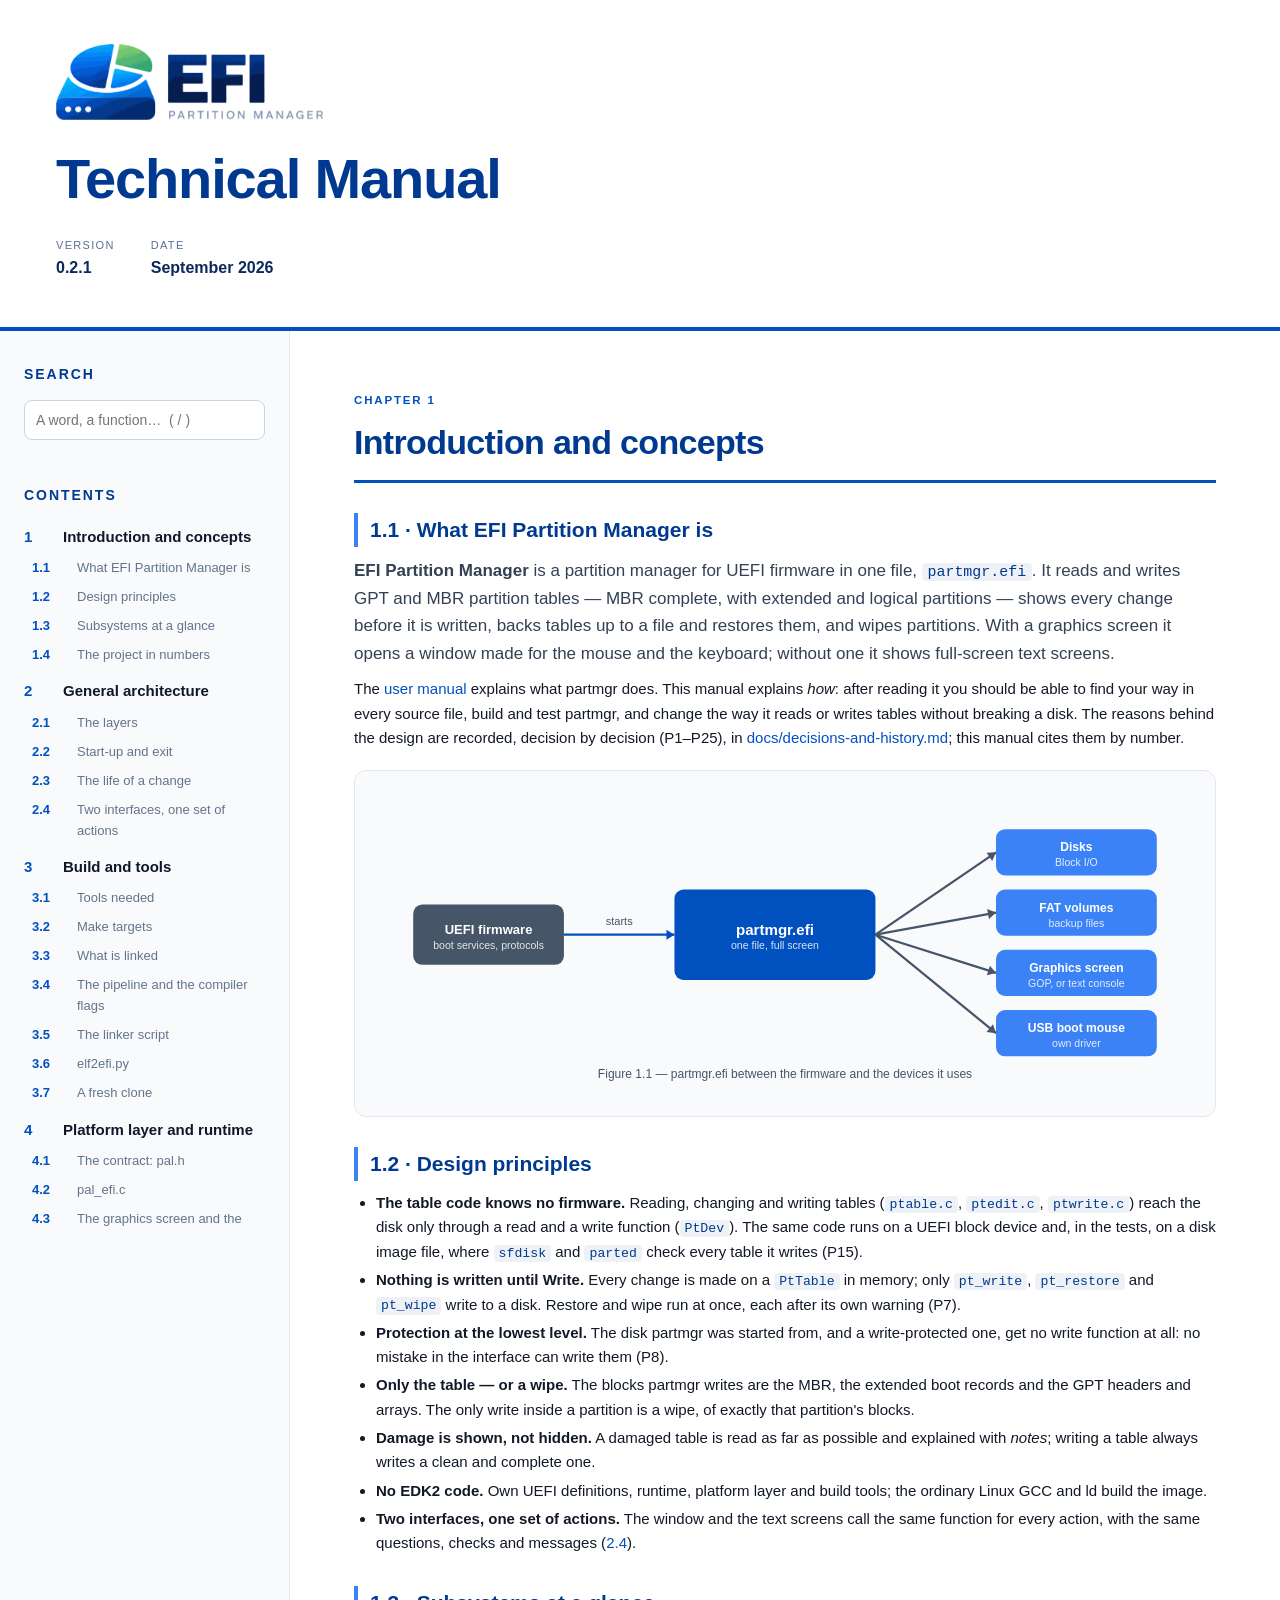
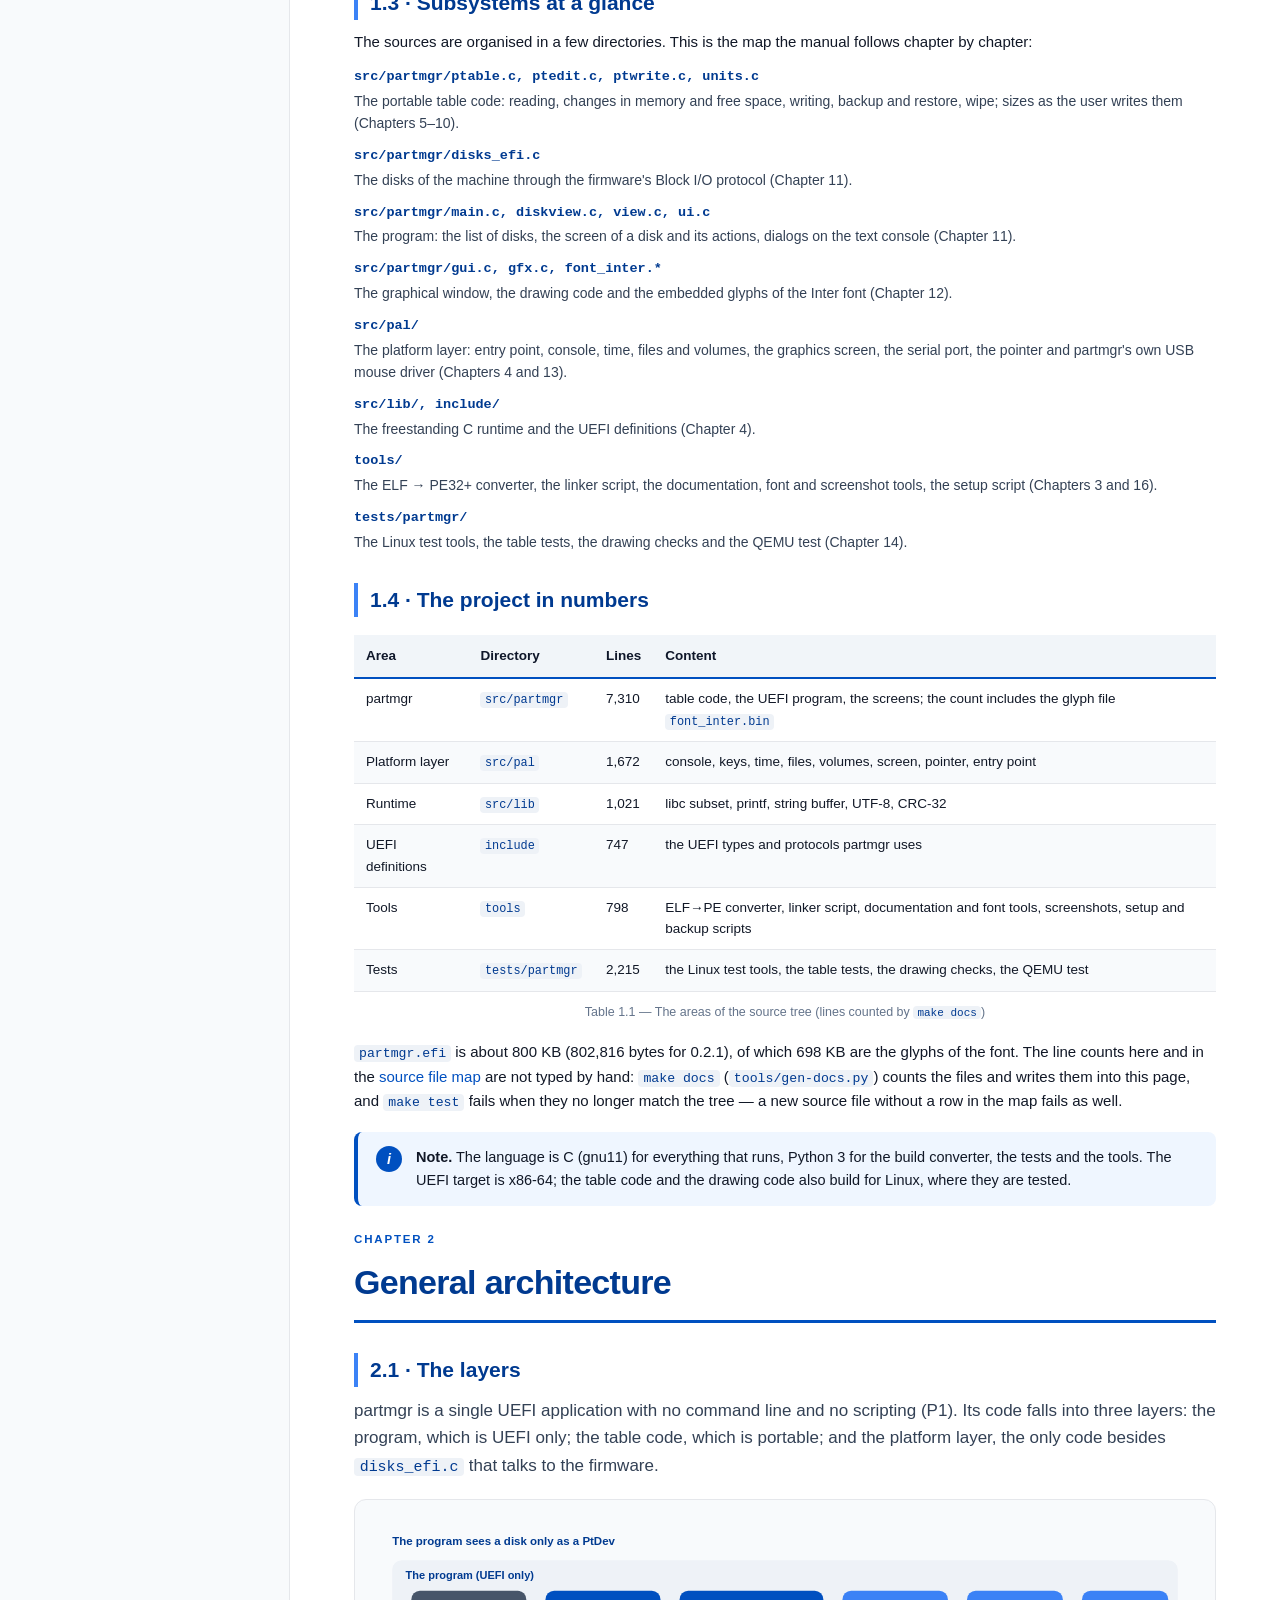
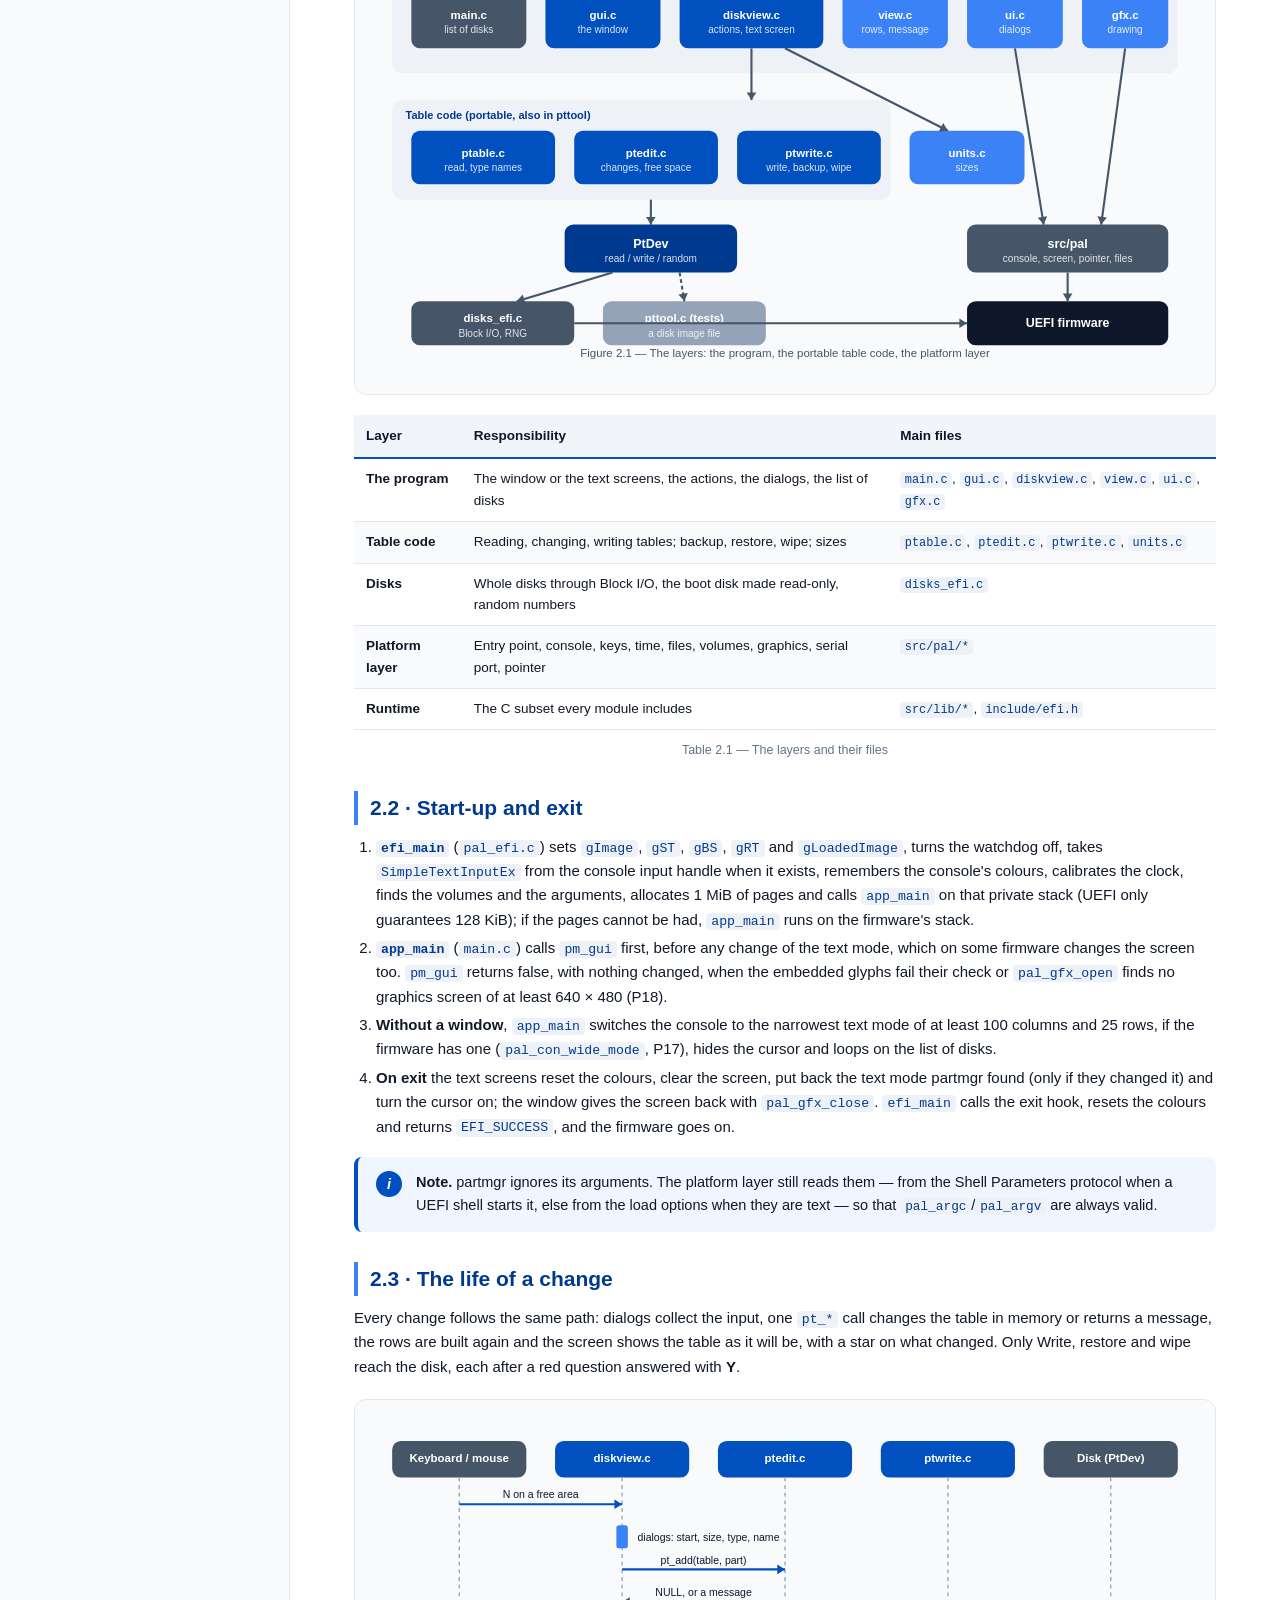
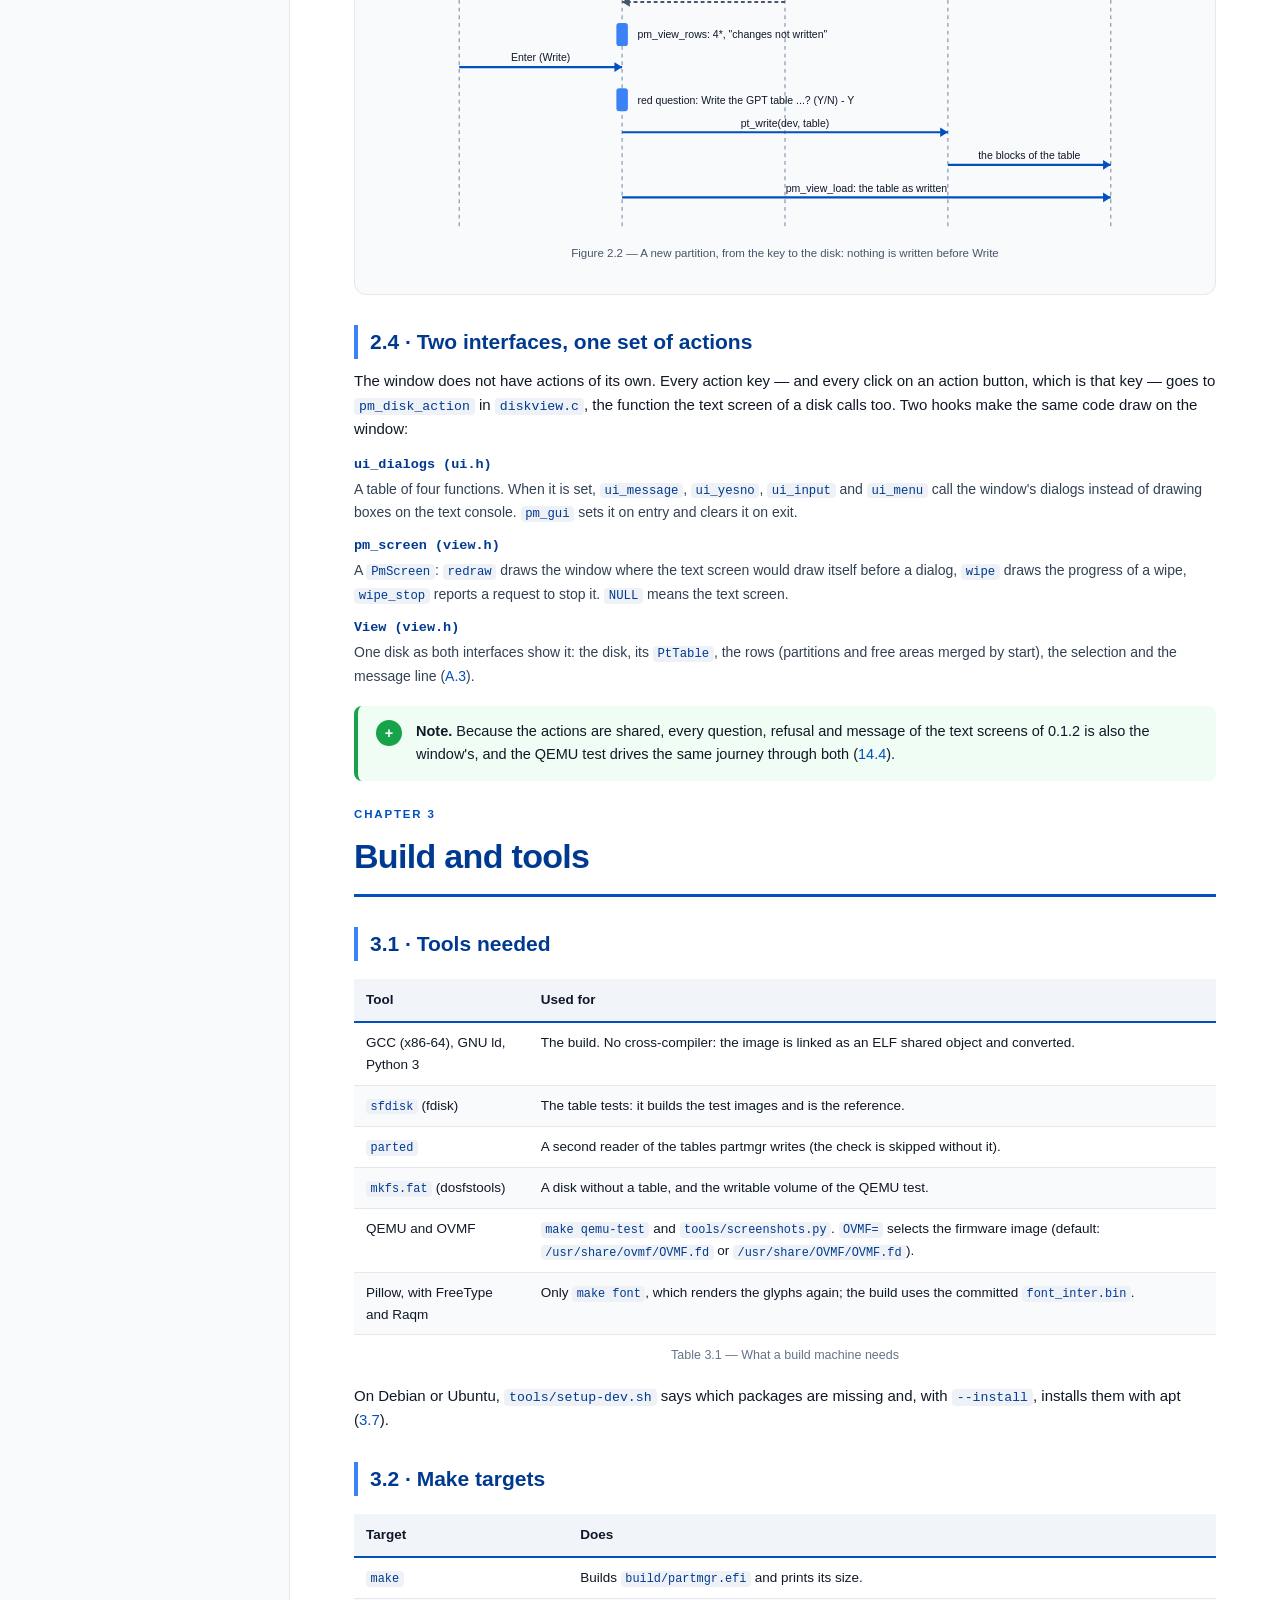
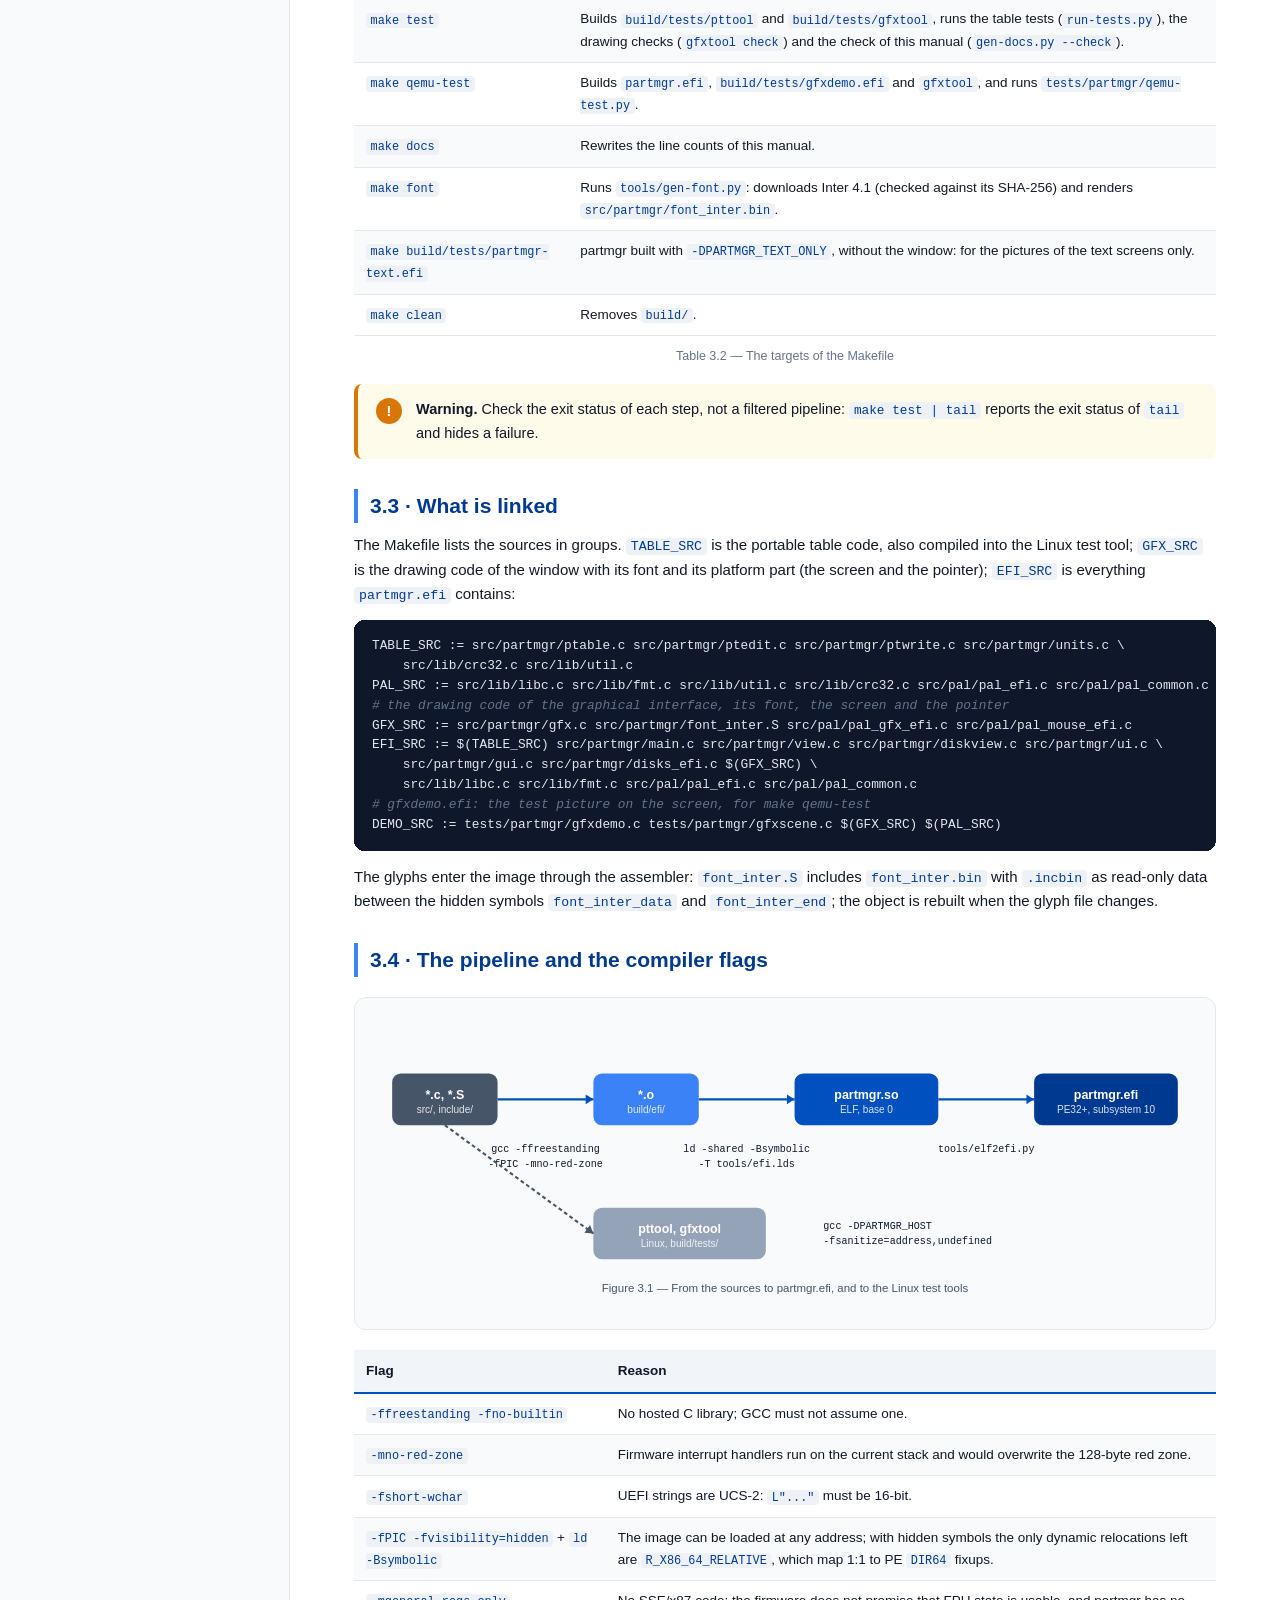
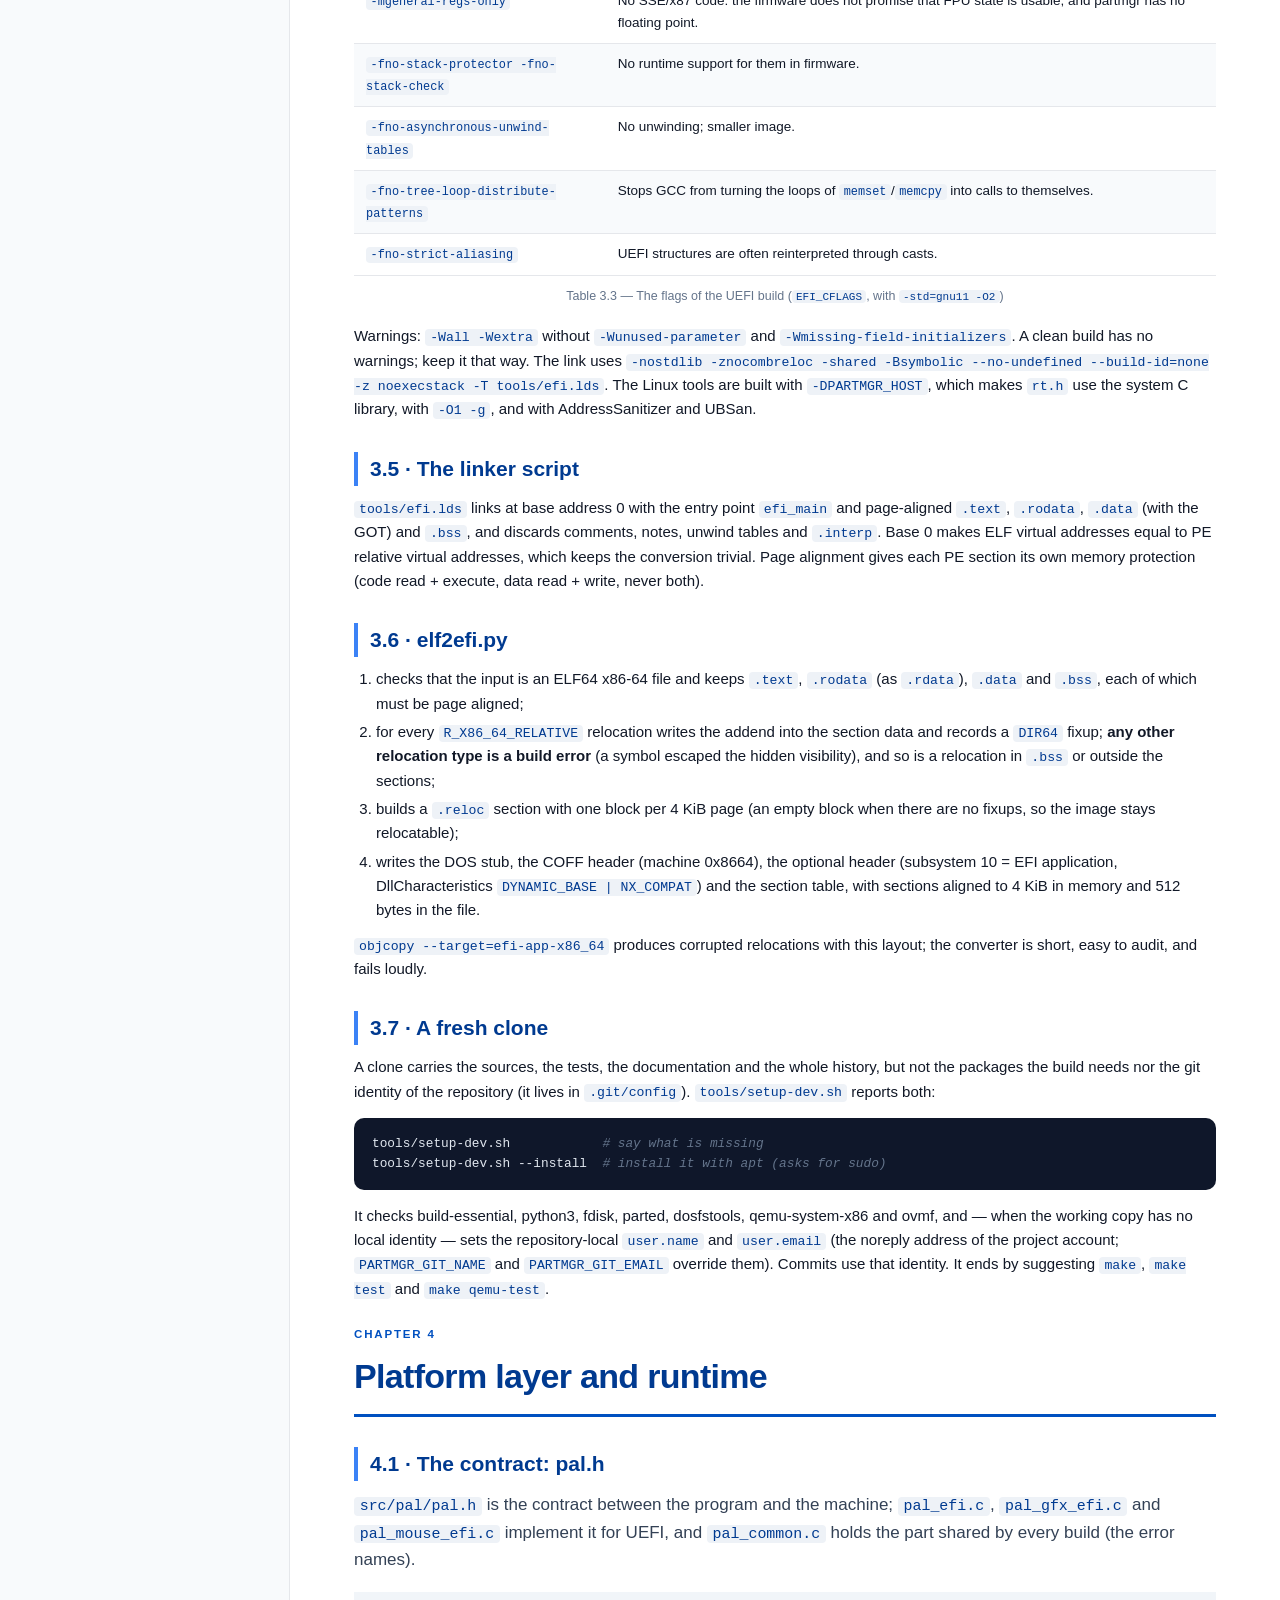
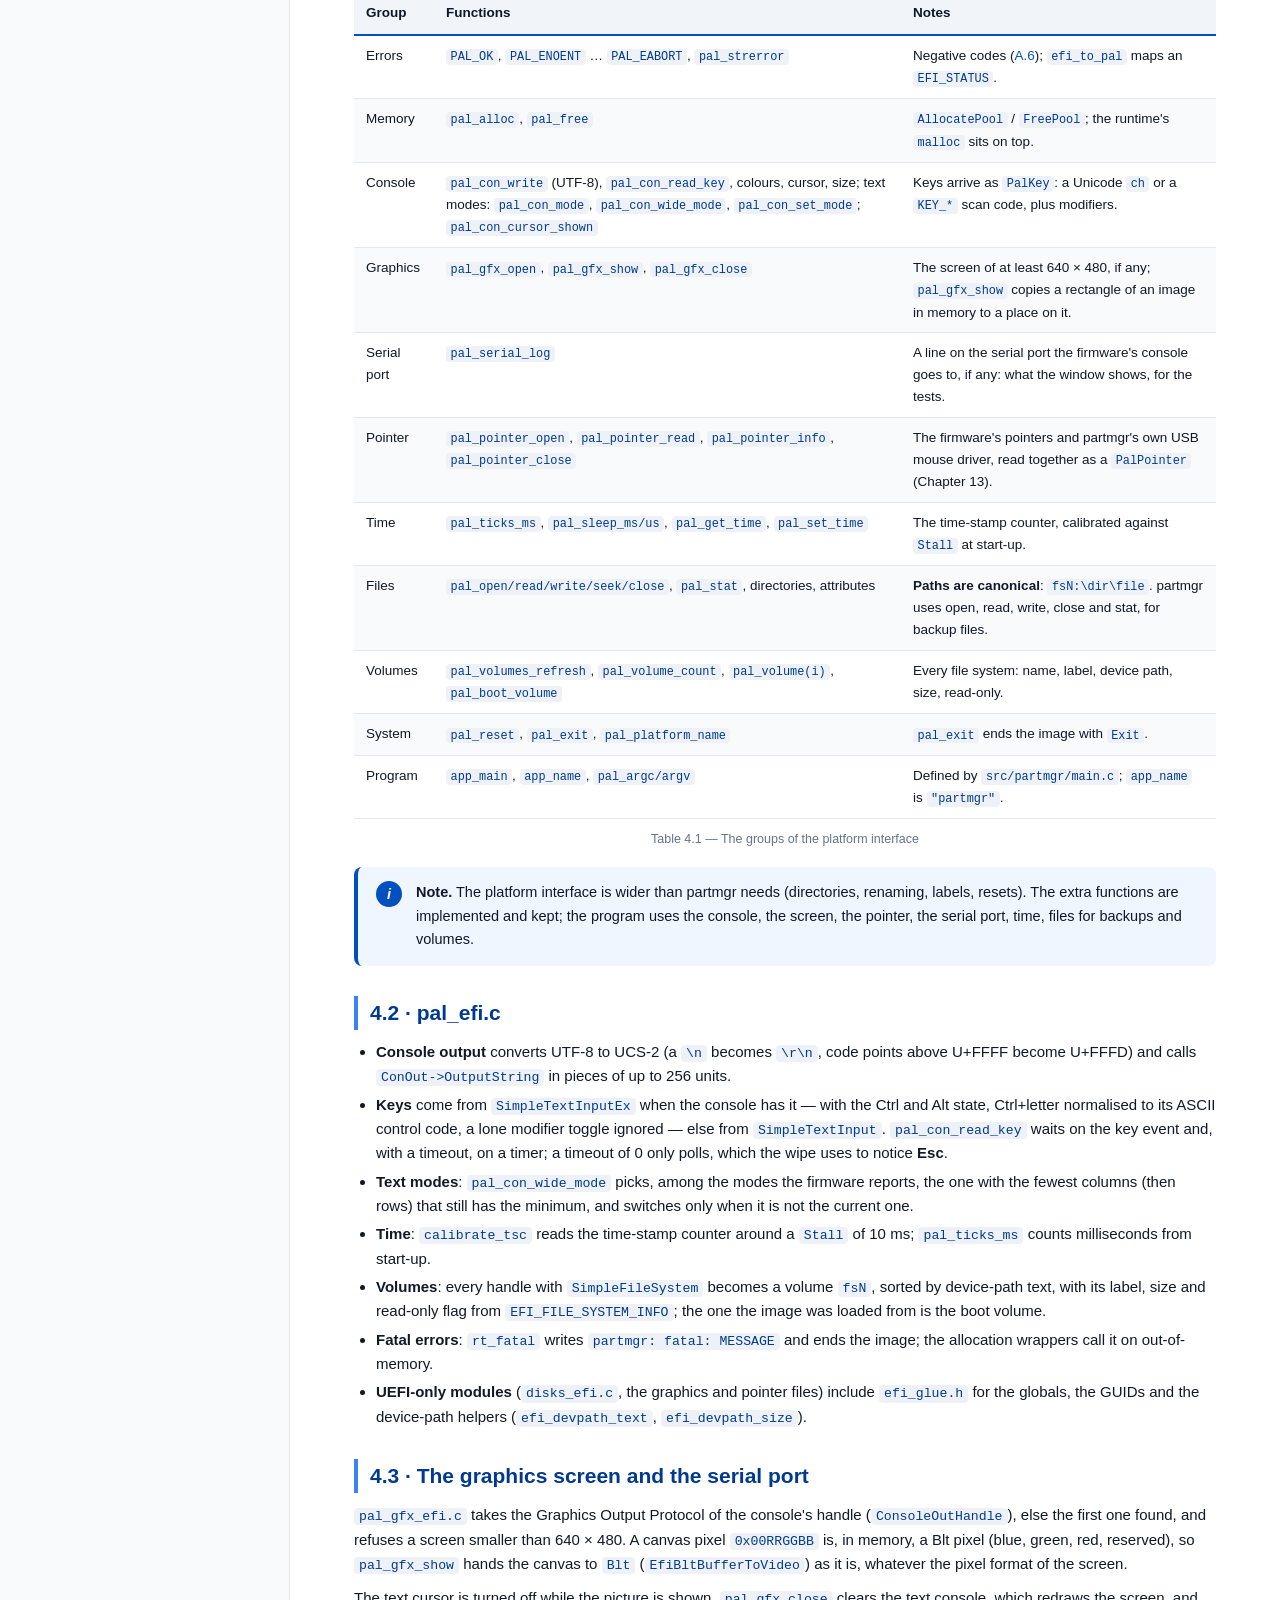
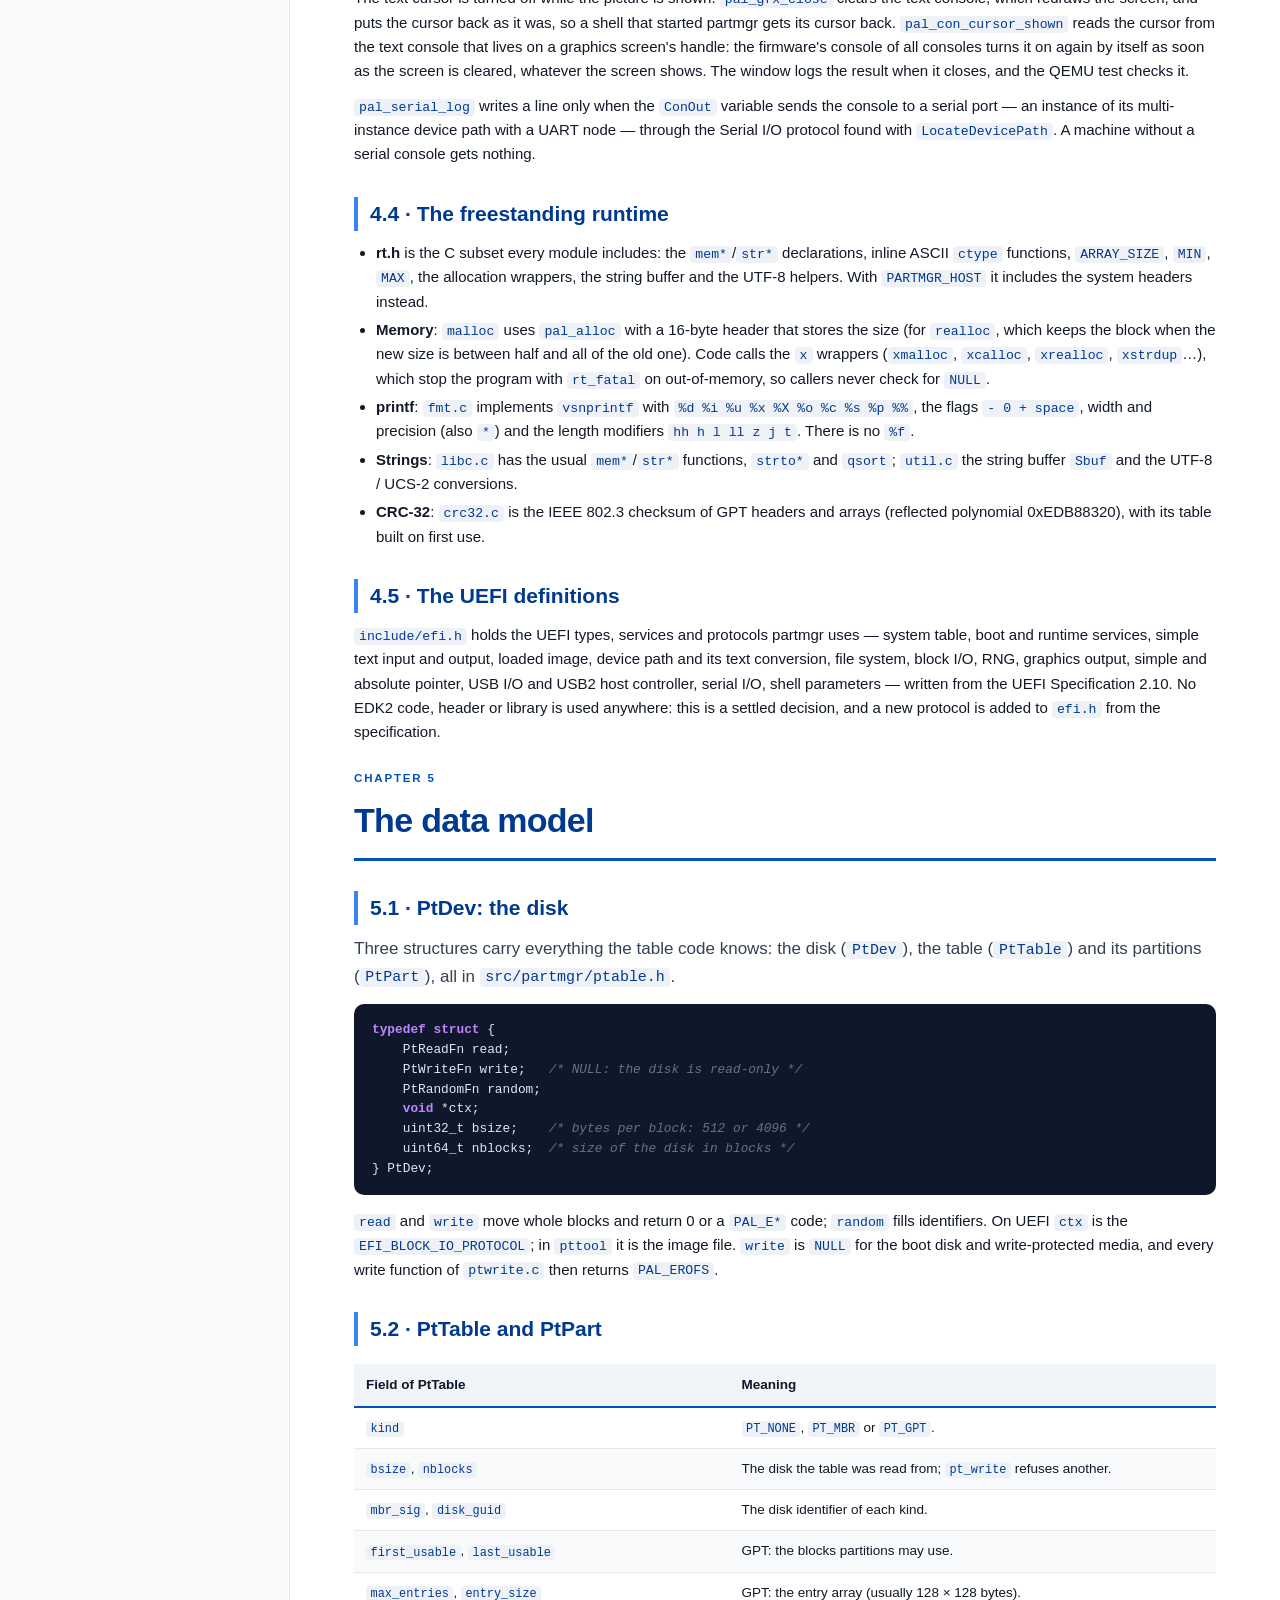
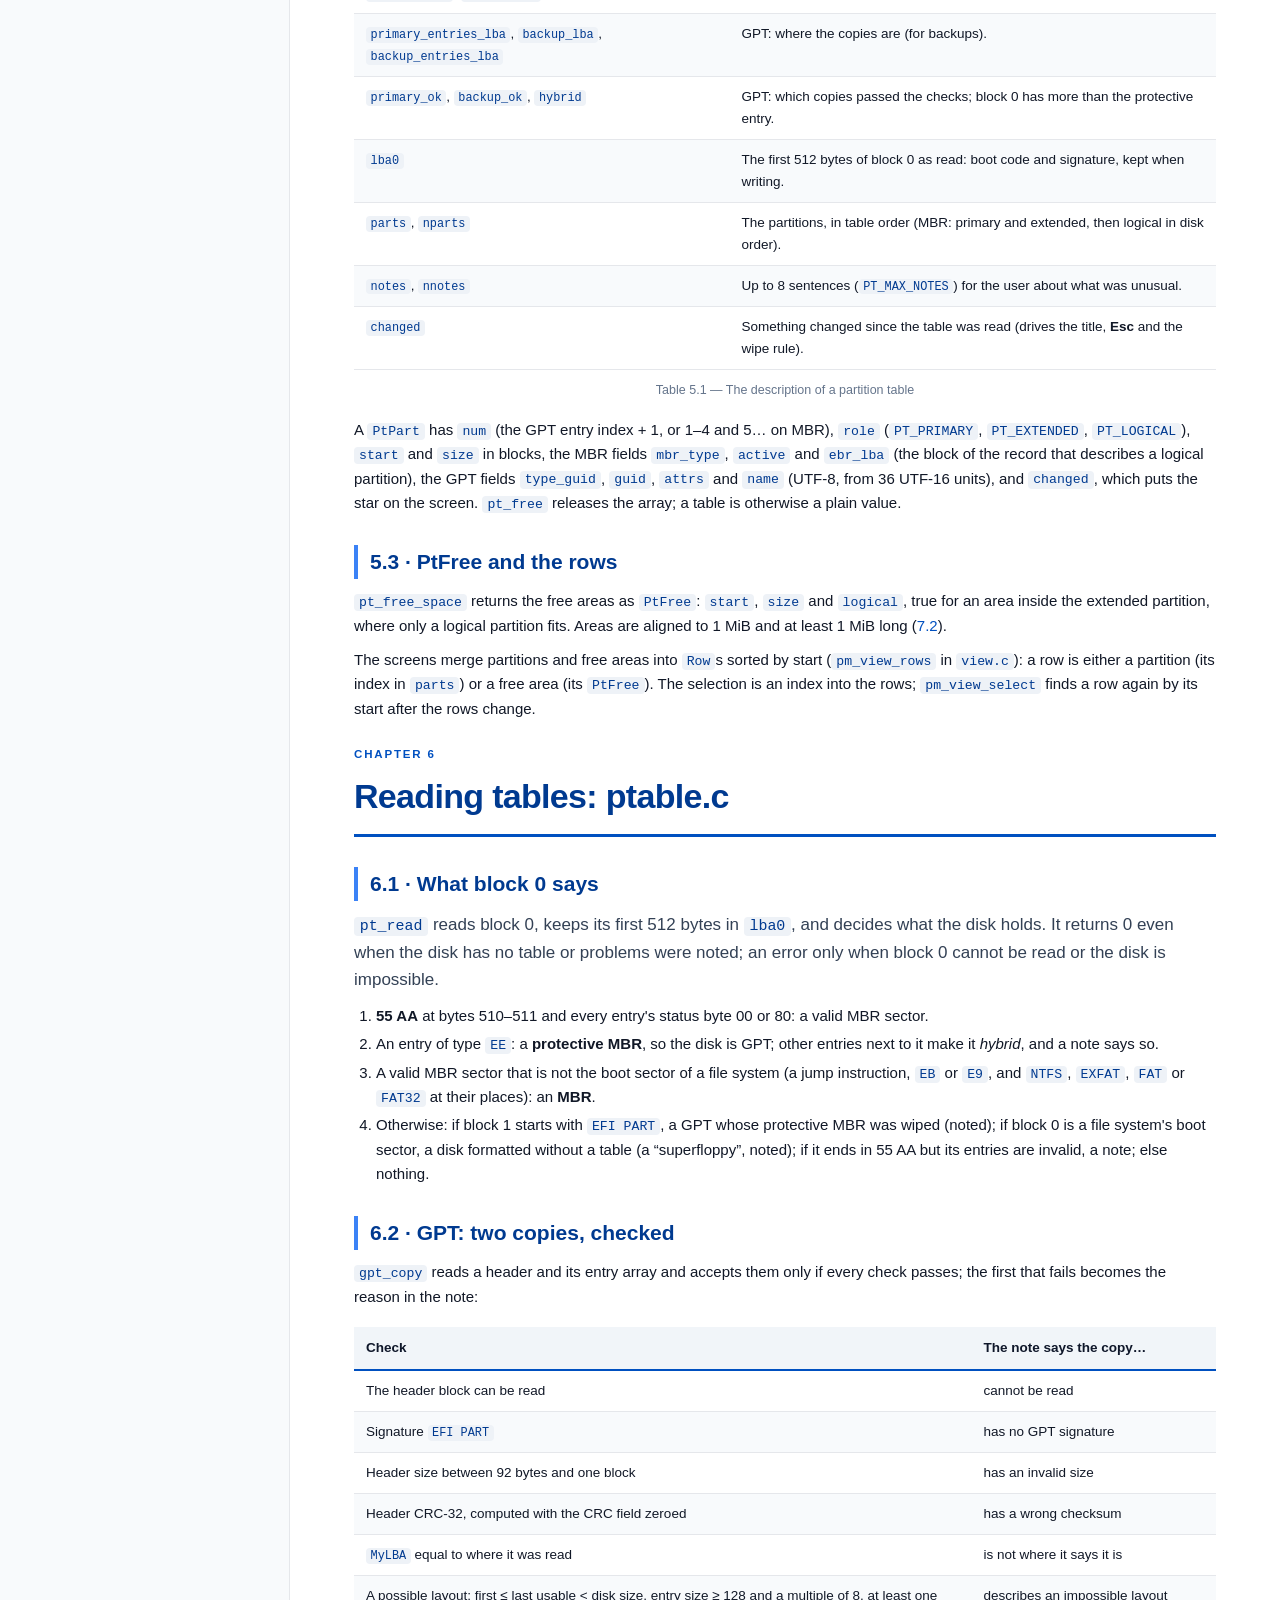
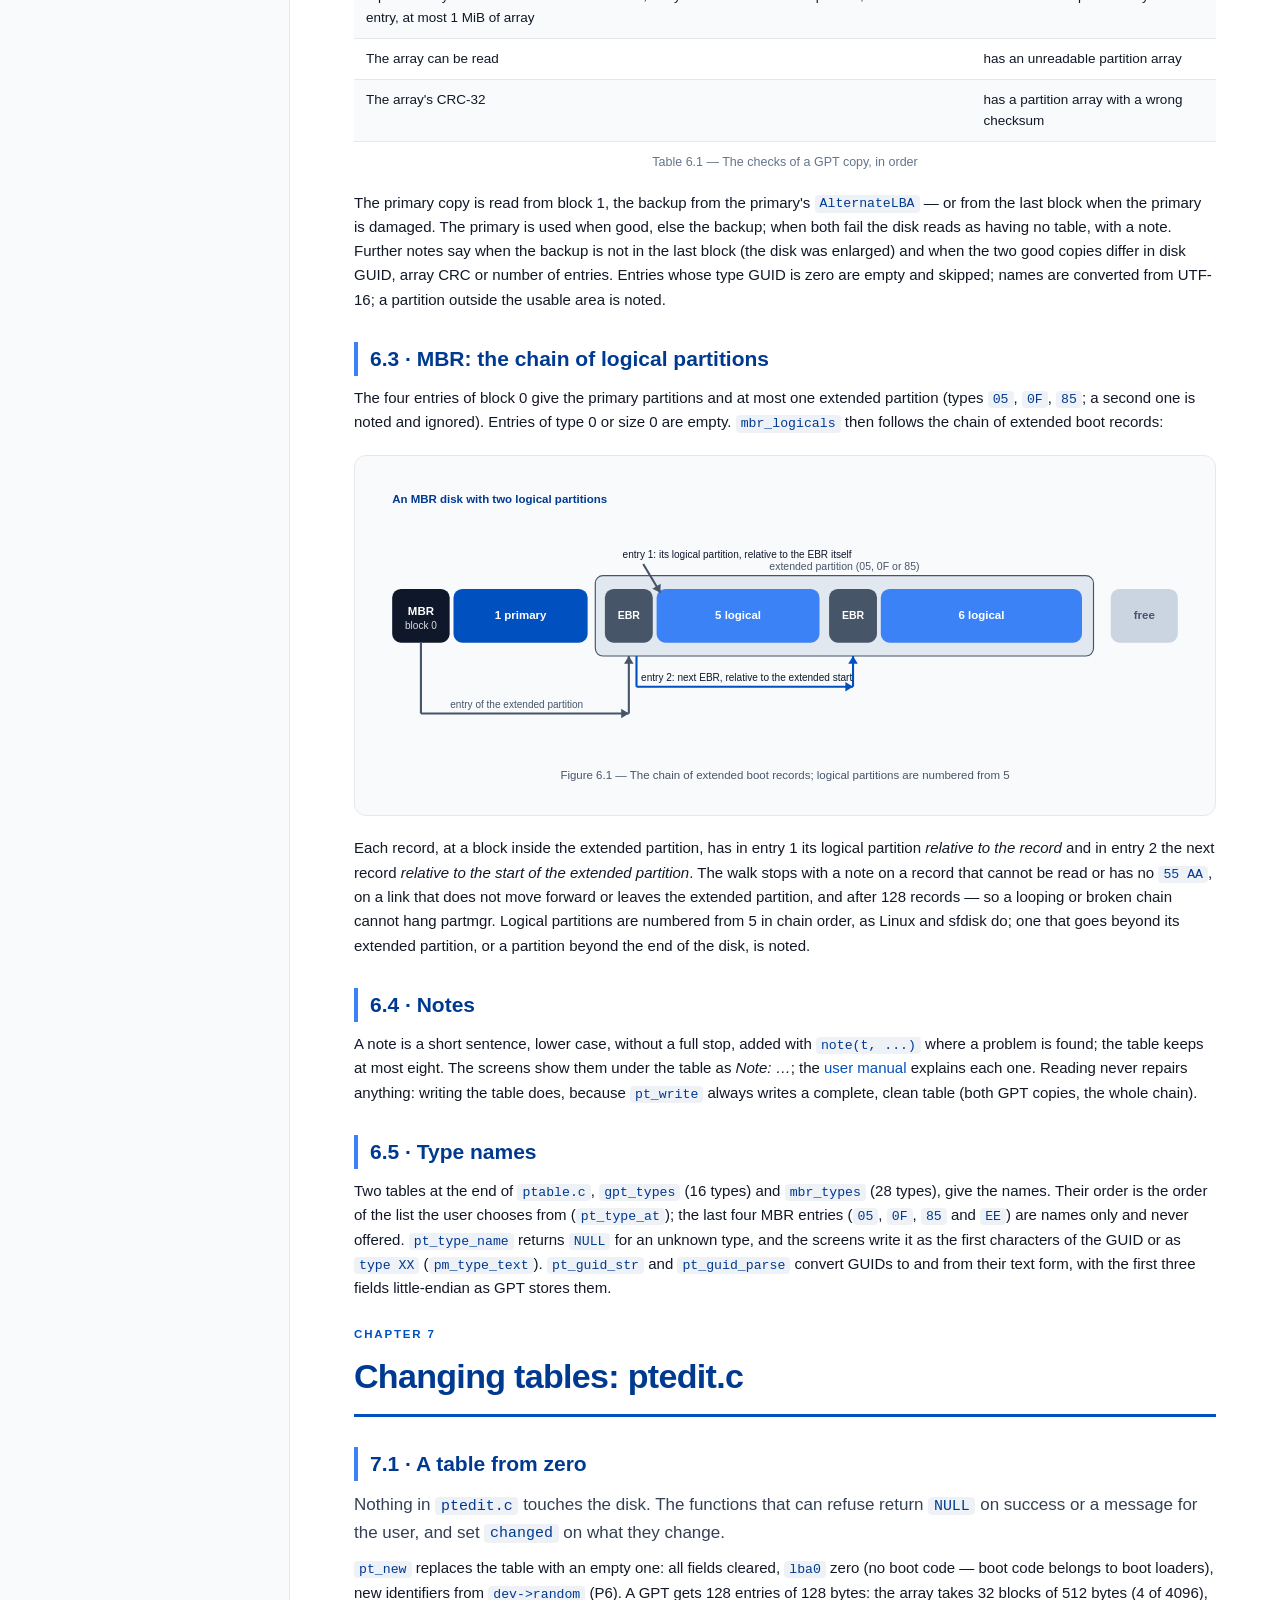
<file: docs/Technical Manual.html>
<!doctype html><html lang="en"><head><meta charset="utf-8">
<meta name="viewport" content="width=device-width, initial-scale=1"><title>Technical Manual — EFI Partition Manager</title>
<meta name="description" content="Technical manual of EFI Partition Manager (partmgr.efi) 0.2.1: architecture, build, platform layer, partition table code, writing rules, backup format, wipe, graphical interface, USB mouse driver, testing, conventions and releases.">
<style>/* Stile comune dei manuali dei 7 progetti (nic-fio). Uguale byte per byte in tutti i manuali: non modificare in un solo progetto. */
/* Base: style.css di AMS */
*{box-sizing:border-box} html{-webkit-print-color-adjust:exact;print-color-adjust:exact}
body{margin:0;background:#e9edf2;color:#111827;font-family:Outfit,-apple-system,Segoe UI,Roboto,Arial,sans-serif;font-size:15px;line-height:1.62}
.doc{max-width:1320px;margin:0 auto;background:#fff;box-shadow:0 1px 30px rgba(15,23,42,.10)}
a{color:#0050C0;text-decoration:none}
code{font-family:ui-monospace,SFMono-Regular,Menlo,Consolas,monospace;font-size:.88em;background:#eef2f7;padding:.08em .38em;border-radius:4px;color:#003a90}
/* Cover */
.cover{position:relative;padding:64px 56px;min-height:56vh;background:linear-gradient(135deg,#0050C0 0%,#003a90 100%);color:#fff;overflow:hidden}
.cover-logo{margin-bottom:38px;position:relative;z-index:2}
.cover-kicker{text-transform:uppercase;letter-spacing:.24em;font-size:12px;font-weight:700;color:#9dc0ff;margin-bottom:14px;position:relative;z-index:2}
.cover-title{font-size:56px;line-height:1.02;margin:0 0 12px;font-weight:800;letter-spacing:-.02em;position:relative;z-index:2}
.cover-sub{font-size:19px;color:#cfe0ff;max-width:32em;margin-bottom:44px;position:relative;z-index:2}
.cover-meta{display:flex;gap:36px;position:relative;z-index:2}
.cover-meta div{display:flex;flex-direction:column} .cover-meta span{font-size:11px;text-transform:uppercase;letter-spacing:.12em;color:#9dc0ff}
.cover-meta b{font-size:16px;color:#fff}
.cover-swoosh{position:absolute;right:-90px;bottom:-140px;width:460px;height:460px;border-radius:50%;background:radial-gradient(circle,#3b82f655,transparent 70%);z-index:1}
/* Layout */
.with-side{display:flex;align-items:flex-start}
.side{width:290px;flex:0 0 290px;background:#f8fafc;border-right:1px solid #e5e7eb;align-self:stretch}
.side-inner{position:sticky;top:0;padding:32px 24px;max-height:100vh;overflow:auto}
.main{flex:1;padding:48px 64px;min-width:0}
/* TOC */
.toc-head{font-size:14px;text-transform:uppercase;letter-spacing:.14em;color:#003a90;margin:0 0 14px;font-weight:800}
.toc-list{list-style:none;margin:0;padding:0}
.toc-list a{display:flex;gap:9px;align-items:baseline;padding:4px 0;color:#334155}
.toc-list a:hover{color:#0050C0}
.toc-ch{font-weight:700;margin-top:6px} .toc-ch a{color:#0f172a}
.toc-se a{font-size:13px;color:#64748b;padding-left:8px}
.toc-n{flex:0 0 30px;color:#0050C0;font-weight:700;font-variant-numeric:tabular-nums}
.toc-se .toc-n{flex-basis:36px;font-weight:600}
/* Chapters */
.chapter{margin-bottom:20px}
.ch-head{border-bottom:3px solid #0050C0;padding-bottom:10px;margin:8px 0 22px}
.ch-kick{text-transform:uppercase;letter-spacing:.16em;font-size:11.5px;font-weight:700;color:#0050C0}
.h-ch{font-size:34px;font-weight:800;letter-spacing:-.02em;color:#003a90;margin:4px 0 0}
.h-sec{font-size:21px;font-weight:700;color:#003a90;margin:30px 0 10px;padding-left:12px;border-left:4px solid #3b82f6}
.main h4{font-size:16px;color:#0f172a;margin:20px 0 6px}
.lead{font-size:17px;color:#334155}
.main p{margin:10px 0} .ul,.ol{margin:10px 0;padding-left:22px} .ul li,.ol li{margin:4px 0}
/* Figure/table */
.fig{margin:20px 0;padding:18px;background:#f8fafc;border:1px solid #e5e7eb;border-radius:12px;text-align:center}
.fig svg{max-width:100%;height:auto}
.cap{font-size:12.5px;color:#64748b;margin-top:10px;text-align:center}
.tbl-wrap{margin:18px 0} .tbl{width:100%;border-collapse:collapse;font-size:13.5px}
.tbl th{text-align:left;padding:10px 12px;background:#f1f5f9;color:#0f172a;font-weight:700;border-bottom:2px solid #0050C0}
.tbl td{padding:9px 12px;border-bottom:1px solid #e5e7eb;vertical-align:top}
.tbl tr:nth-child(even) td{background:#f8fafc}
/* callout */
.callout{display:flex;gap:14px;align-items:flex-start;margin:18px 0;padding:14px 18px;border-radius:8px;font-size:14.5px}
.callout-i{flex:0 0 26px;height:26px;border-radius:50%;color:#fff;font-weight:800;text-align:center;line-height:26px;font-style:italic}
.c-info{background:#eff6ff;border-left:4px solid #0050C0} .c-info .callout-i{background:#0050C0}
.c-warn{background:#fffbeb;border-left:4px solid #d97706} .c-warn .callout-i{background:#d97706;font-style:normal}
.c-ok{background:#f0fdf4;border-left:4px solid #16a34a} .c-ok .callout-i{background:#16a34a;font-style:normal}
/* code */
.code{background:#0f172a;color:#e2e8f0;padding:16px 18px;border-radius:10px;font-family:ui-monospace,Menlo,Consolas,monospace;font-size:12.8px;line-height:1.55;overflow-x:auto;margin:14px 0}
.code code{background:none;padding:0;border-radius:0;color:inherit;font-size:inherit}
.code .k{color:#c084fc;font-weight:600} .code .cm{color:#64748b;font-style:italic} .code .st{color:#86efac}
/* deflist */
.deflist{margin:12px 0} .deflist dt{font-weight:700;color:#003a90;font-family:ui-monospace,Menlo,monospace;font-size:13.5px;margin-top:10px}
.deflist dd{margin:2px 0 0;color:#334155;font-size:14px}
.doc-foot{padding:20px 52px;border-top:1px solid #e5e7eb;color:#94a3b8;font-size:12px;text-align:center}
/* print */
@page{size:A4;margin:16mm 15mm 18mm;@bottom-center{content:counter(page)}}
@media print{
 body{background:#fff} .doc{box-shadow:none;max-width:none}
 .with-side{display:block} .side{display:none} .main{padding:0}
 .cover{min-height:auto;page-break-after:always}
 .chapter{page-break-before:always} .sec,.fig,.tbl-wrap,.callout,.code{page-break-inside:avoid}
 a{color:inherit}
}

/* Aggiunte comuni */
/* Manuale utente: etichette dell'interfaccia e procedure */
.ui{font-weight:600;color:#003a90;background:#eff6ff;border:1px solid #bfdbfe;border-radius:5px;padding:.02em .4em;font-size:.93em;white-space:nowrap}
.steps{counter-reset:st;list-style:none;margin:14px 0;padding:0}
.steps>li{counter-increment:st;position:relative;padding:8px 0 8px 44px;margin:0;border-left:2px solid #dbeafe;margin-left:15px}
.steps>li:before{content:counter(st);position:absolute;left:-16px;top:6px;width:30px;height:30px;border-radius:50%;background:#0050C0;color:#fff;font-weight:800;text-align:center;line-height:30px;font-size:14px}
.steps>li:last-child{border-left-color:transparent}

/* tasti, etichette, codice */
kbd{font-family:ui-monospace,SFMono-Regular,Menlo,Consolas,monospace;font-size:.82em;background:#fff;border:1px solid #cbd5e1;border-bottom-width:2px;border-radius:5px;padding:.05em .4em;color:#0f172a;white-space:nowrap}
.code .p{color:#64748b;user-select:none}
.badge{display:inline-block;font-size:11px;font-weight:700;text-transform:uppercase;letter-spacing:.08em;color:#fff;background:#16a34a;border-radius:4px;padding:1px 7px;margin-right:6px}
.deflist .dt-t{font-family:Outfit,-apple-system,Segoe UI,Roboto,Arial,sans-serif;font-size:15px}
.deflist dt[id]{scroll-margin-top:16px} .sec{scroll-margin-top:12px}
/* ricerca nella barra laterale */
.srch{margin:0 0 26px}
.srch .toc-head{display:block}
.srch-q{width:100%;font:inherit;font-size:14px;padding:8px 11px;border:1px solid #cbd5e1;border-radius:8px;background:#fff;color:#0f172a;outline:none}
.srch-q:focus{border-color:#0050C0;box-shadow:0 0 0 3px #dbeafe}
.srch-info{font-size:12px;color:#64748b;margin:6px 2px 0;min-height:1em}
.srch-res{list-style:none;margin:8px 0 0;padding:0}
.srch-res li{margin:0}
.srch-res a{display:block;padding:7px 9px;border-radius:7px;border-left:3px solid transparent;color:#334155}
.srch-res a:hover,.srch-res a.on{background:#eff6ff;border-left-color:#0050C0}
.srch-res .r-t{display:flex;gap:8px;font-weight:700;font-size:13px;color:#0f172a}
.srch-res .r-t .toc-n{flex:0 0 auto}
.srch-res .r-s{display:block;font-size:12px;color:#64748b;line-height:1.45;margin-top:2px}
.srch-res mark,mark.hit{background:#fde68a;color:inherit;border-radius:2px;padding:0 1px}
.toc-list.filtering li{opacity:.35} .toc-list.filtering li.toc-hit{opacity:1}
.toc-list.filtering li.toc-hit a{color:#0050C0}
.sec.flash{animation:flash 1.6s ease-out}
@keyframes flash{0%{background:#eff6ff}100%{background:transparent}}
/* indice analitico */
.idx{columns:2 300px;column-gap:40px;margin-top:18px}
.idx-g{break-inside:avoid;margin:0 0 18px}
.idx-l{font-size:14px;text-transform:uppercase;letter-spacing:.14em;color:#003a90;font-weight:800;margin:0 0 6px;padding-bottom:4px;border-bottom:2px solid #0050C0}
.idx-ul{list-style:none;margin:0;padding:0}
.idx-ul li{margin:3px 0;font-size:14px;color:#334155;break-inside:avoid}
.idx-t{font-weight:700;color:#0f172a}
.idx-t code{font-weight:600}
.idx-ul a{font-size:13px;white-space:nowrap}
/* schermi stretti */
@media (max-width:900px){
 .with-side{display:block} .side{width:auto;border-right:0;border-bottom:1px solid #e5e7eb}
 .side-inner{position:static;max-height:none;padding:24px 16px}
 .main{padding:28px 16px}
 .tbl-wrap{overflow-x:auto}
}
@media print{ .srch{display:none} mark.hit{background:none} .idx{columns:2} }

/* ---- Stile comune dei manuali: copertina (variante 3) ---- */
.cover.cover-w{background:#fff;color:#0b2a5b;border-bottom:4px solid #0050C0;padding:44px 56px 46px;min-height:auto}
.cover-w .cover-logo{margin-bottom:30px}
.cover-w .cover-logo img{height:76px;width:auto;display:block}
.cover-w .cover-title{color:#003a90}
.cover-w .cover-meta{margin-top:30px}
.cover-w .cover-meta span{color:#5a6f93}
.cover-w .cover-meta b{color:#0b2a5b}
/* ---- Stile comune: pulsante Copy sui blocchi di comandi ---- */
.code-w{position:relative;margin:14px 0}
.code-w>.code{margin:0;padding-top:38px}
pre{tab-size:4;-moz-tab-size:4}
.copy{position:absolute;top:9px;right:9px;font:600 11px/1 Outfit,-apple-system,Segoe UI,Roboto,Arial,sans-serif;letter-spacing:.04em;color:#cbd5e1;background:#1e293b;border:1px solid #334155;border-radius:6px;padding:5px 9px;cursor:pointer}
.copy:after{content:attr(data-l)}
.copy:hover,.copy:focus-visible{color:#fff;border-color:#64748b;outline:none}
.copy.ok{color:#86efac;border-color:#16a34a}
/* ---- Stile comune: schermi stretti ---- */
@media (max-width:900px){
 .cover.cover-w{padding:32px 16px 34px}
 .cover-w .cover-logo{margin-bottom:22px}
 .cover-w .cover-logo img{height:60px}
 .cover-w .cover-title{font-size:42px}
 .cover-w .cover-meta{margin-top:22px;gap:28px}
 .doc-foot{padding:18px 16px}
}
@media print{ .copy{display:none} .code-w>.code{padding-top:14px} }

/* Solo per EFI Partition Manager: schermate */
.fig img{display:block;max-width:100%;height:auto;margin:0 auto;border:1px solid #e5e7eb;border-radius:8px}
</style></head><body>
<div class="doc">
  <section class="cover cover-w">
    <div class="cover-logo"><img src="[data-uri]" alt="EFI Partition Manager"></div>
    <h1 class="cover-title">Technical Manual</h1>
    <div class="cover-meta">
      <div><span>Version</span><b>0.2.1</b></div>
      <div><span>Date</span><b>September 2026</b></div>
    </div>
  </section>
  <div class="with-side">
    <aside class="side"><div class="side-inner"><div class="srch" id="srch" hidden><label class="toc-head" for="srch-q">Search</label><input type="search" id="srch-q" class="srch-q" placeholder="A word, a function…  ( / )" autocomplete="off" spellcheck="false"><div class="srch-info" id="srch-info" aria-live="polite"></div><ol class="srch-res" id="srch-res"></ol></div><h2 class="toc-head">Contents</h2><ul class="toc-list" id="toc"><li class="toc-ch"><a href="#ch1"><span class="toc-n">1</span><span class="toc-t">Introduction and concepts</span></a></li><li class="toc-se"><a href="#ch1s1"><span class="toc-n">1.1</span><span class="toc-t">What EFI Partition Manager is</span></a></li><li class="toc-se"><a href="#ch1s2"><span class="toc-n">1.2</span><span class="toc-t">Design principles</span></a></li><li class="toc-se"><a href="#ch1s3"><span class="toc-n">1.3</span><span class="toc-t">Subsystems at a glance</span></a></li><li class="toc-se"><a href="#ch1s4"><span class="toc-n">1.4</span><span class="toc-t">The project in numbers</span></a></li><li class="toc-ch"><a href="#ch2"><span class="toc-n">2</span><span class="toc-t">General architecture</span></a></li><li class="toc-se"><a href="#ch2s1"><span class="toc-n">2.1</span><span class="toc-t">The layers</span></a></li><li class="toc-se"><a href="#ch2s2"><span class="toc-n">2.2</span><span class="toc-t">Start-up and exit</span></a></li><li class="toc-se"><a href="#ch2s3"><span class="toc-n">2.3</span><span class="toc-t">The life of a change</span></a></li><li class="toc-se"><a href="#ch2s4"><span class="toc-n">2.4</span><span class="toc-t">Two interfaces, one set of actions</span></a></li><li class="toc-ch"><a href="#ch3"><span class="toc-n">3</span><span class="toc-t">Build and tools</span></a></li><li class="toc-se"><a href="#ch3s1"><span class="toc-n">3.1</span><span class="toc-t">Tools needed</span></a></li><li class="toc-se"><a href="#ch3s2"><span class="toc-n">3.2</span><span class="toc-t">Make targets</span></a></li><li class="toc-se"><a href="#ch3s3"><span class="toc-n">3.3</span><span class="toc-t">What is linked</span></a></li><li class="toc-se"><a href="#ch3s4"><span class="toc-n">3.4</span><span class="toc-t">The pipeline and the compiler flags</span></a></li><li class="toc-se"><a href="#ch3s5"><span class="toc-n">3.5</span><span class="toc-t">The linker script</span></a></li><li class="toc-se"><a href="#ch3s6"><span class="toc-n">3.6</span><span class="toc-t">elf2efi.py</span></a></li><li class="toc-se"><a href="#ch3s7"><span class="toc-n">3.7</span><span class="toc-t">A fresh clone</span></a></li><li class="toc-ch"><a href="#ch4"><span class="toc-n">4</span><span class="toc-t">Platform layer and runtime</span></a></li><li class="toc-se"><a href="#ch4s1"><span class="toc-n">4.1</span><span class="toc-t">The contract: pal.h</span></a></li><li class="toc-se"><a href="#ch4s2"><span class="toc-n">4.2</span><span class="toc-t">pal_efi.c</span></a></li><li class="toc-se"><a href="#ch4s3"><span class="toc-n">4.3</span><span class="toc-t">The graphics screen and the serial port</span></a></li><li class="toc-se"><a href="#ch4s4"><span class="toc-n">4.4</span><span class="toc-t">The freestanding runtime</span></a></li><li class="toc-se"><a href="#ch4s5"><span class="toc-n">4.5</span><span class="toc-t">The UEFI definitions</span></a></li><li class="toc-ch"><a href="#ch5"><span class="toc-n">5</span><span class="toc-t">The data model</span></a></li><li class="toc-se"><a href="#ch5s1"><span class="toc-n">5.1</span><span class="toc-t">PtDev: the disk</span></a></li><li class="toc-se"><a href="#ch5s2"><span class="toc-n">5.2</span><span class="toc-t">PtTable and PtPart</span></a></li><li class="toc-se"><a href="#ch5s3"><span class="toc-n">5.3</span><span class="toc-t">PtFree and the rows</span></a></li><li class="toc-ch"><a href="#ch6"><span class="toc-n">6</span><span class="toc-t">Reading tables: ptable.c</span></a></li><li class="toc-se"><a href="#ch6s1"><span class="toc-n">6.1</span><span class="toc-t">What block 0 says</span></a></li><li class="toc-se"><a href="#ch6s2"><span class="toc-n">6.2</span><span class="toc-t">GPT: two copies, checked</span></a></li><li class="toc-se"><a href="#ch6s3"><span class="toc-n">6.3</span><span class="toc-t">MBR: the chain of logical partitions</span></a></li><li class="toc-se"><a href="#ch6s4"><span class="toc-n">6.4</span><span class="toc-t">Notes</span></a></li><li class="toc-se"><a href="#ch6s5"><span class="toc-n">6.5</span><span class="toc-t">Type names</span></a></li><li class="toc-ch"><a href="#ch7"><span class="toc-n">7</span><span class="toc-t">Changing tables: ptedit.c</span></a></li><li class="toc-se"><a href="#ch7s1"><span class="toc-n">7.1</span><span class="toc-t">A table from zero</span></a></li><li class="toc-se"><a href="#ch7s2"><span class="toc-n">7.2</span><span class="toc-t">Free space</span></a></li><li class="toc-se"><a href="#ch7s3"><span class="toc-n">7.3</span><span class="toc-t">Adding</span></a></li><li class="toc-se"><a href="#ch7s4"><span class="toc-n">7.4</span><span class="toc-t">Delete, type, name, active</span></a></li><li class="toc-ch"><a href="#ch8"><span class="toc-n">8</span><span class="toc-t">Writing: ptwrite.c</span></a></li><li class="toc-se"><a href="#ch8s1"><span class="toc-n">8.1</span><span class="toc-t">The writing rules</span></a></li><li class="toc-se"><a href="#ch8s2"><span class="toc-n">8.2</span><span class="toc-t">GPT</span></a></li><li class="toc-se"><a href="#ch8s3"><span class="toc-n">8.3</span><span class="toc-t">MBR and the chain</span></a></li><li class="toc-se"><a href="#ch8s4"><span class="toc-n">8.4</span><span class="toc-t">No table</span></a></li><li class="toc-ch"><a href="#ch9"><span class="toc-n">9</span><span class="toc-t">Backup and restore</span></a></li><li class="toc-se"><a href="#ch9s1"><span class="toc-n">9.1</span><span class="toc-t">The backup file</span></a></li><li class="toc-se"><a href="#ch9s2"><span class="toc-n">9.2</span><span class="toc-t">What is saved</span></a></li><li class="toc-se"><a href="#ch9s3"><span class="toc-n">9.3</span><span class="toc-t">Restore</span></a></li><li class="toc-se"><a href="#ch9s4"><span class="toc-n">9.4</span><span class="toc-t">On the screen</span></a></li><li class="toc-ch"><a href="#ch10"><span class="toc-n">10</span><span class="toc-t">Wipe</span></a></li><li class="toc-se"><a href="#ch10s1"><span class="toc-n">10.1</span><span class="toc-t">The engine: pt_wipe</span></a></li><li class="toc-se"><a href="#ch10s2"><span class="toc-n">10.2</span><span class="toc-t">The rules: pt_can_wipe</span></a></li><li class="toc-se"><a href="#ch10s3"><span class="toc-n">10.3</span><span class="toc-t">Progress on the screen</span></a></li><li class="toc-ch"><a href="#ch11"><span class="toc-n">11</span><span class="toc-t">Disks and the text screens</span></a></li><li class="toc-se"><a href="#ch11s1"><span class="toc-n">11.1</span><span class="toc-t">Finding the disks: disks_efi.c</span></a></li><li class="toc-se"><a href="#ch11s2"><span class="toc-n">11.2</span><span class="toc-t">Drawing and dialogs: ui.c</span></a></li><li class="toc-se"><a href="#ch11s3"><span class="toc-n">11.3</span><span class="toc-t">The list of disks: main.c</span></a></li><li class="toc-se"><a href="#ch11s4"><span class="toc-n">11.4</span><span class="toc-t">The screen of a disk: diskview.c</span></a></li><li class="toc-se"><a href="#ch11s5"><span class="toc-n">11.5</span><span class="toc-t">Sizes: units.c</span></a></li><li class="toc-ch"><a href="#ch12"><span class="toc-n">12</span><span class="toc-t">The graphical interface</span></a></li><li class="toc-se"><a href="#ch12s1"><span class="toc-n">12.1</span><span class="toc-t">Drawing: gfx.c</span></a></li><li class="toc-se"><a href="#ch12s2"><span class="toc-n">12.2</span><span class="toc-t">The font</span></a></li><li class="toc-se"><a href="#ch12s3"><span class="toc-n">12.3</span><span class="toc-t">The window: gui.c</span></a></li><li class="toc-se"><a href="#ch12s4"><span class="toc-n">12.4</span><span class="toc-t">Keys and the mouse</span></a></li><li class="toc-se"><a href="#ch12s5"><span class="toc-n">12.5</span><span class="toc-t">Actions and dialogs</span></a></li><li class="toc-se"><a href="#ch12s6"><span class="toc-n">12.6</span><span class="toc-t">The description on the serial port</span></a></li><li class="toc-ch"><a href="#ch13"><span class="toc-n">13</span><span class="toc-t">The pointer and the USB mouse driver</span></a></li><li class="toc-se"><a href="#ch13s1"><span class="toc-n">13.1</span><span class="toc-t">Two kinds of devices</span></a></li><li class="toc-se"><a href="#ch13s2"><span class="toc-n">13.2</span><span class="toc-t">partmgr's own driver</span></a></li><li class="toc-se"><a href="#ch13s3"><span class="toc-n">13.3</span><span class="toc-t">Limits</span></a></li><li class="toc-ch"><a href="#ch14"><span class="toc-n">14</span><span class="toc-t">Testing</span></a></li><li class="toc-se"><a href="#ch14s1"><span class="toc-n">14.1</span><span class="toc-t">pttool</span></a></li><li class="toc-se"><a href="#ch14s2"><span class="toc-n">14.2</span><span class="toc-t">The table tests</span></a></li><li class="toc-se"><a href="#ch14s3"><span class="toc-n">14.3</span><span class="toc-t">The drawing checks</span></a></li><li class="toc-se"><a href="#ch14s4"><span class="toc-n">14.4</span><span class="toc-t">In QEMU</span></a></li><li class="toc-se"><a href="#ch14s5"><span class="toc-n">14.5</span><span class="toc-t">Testing the tests</span></a></li><li class="toc-ch"><a href="#ch15"><span class="toc-n">15</span><span class="toc-t">Conventions and extending partmgr</span></a></li><li class="toc-se"><a href="#ch15s1"><span class="toc-n">15.1</span><span class="toc-t">Conventions</span></a></li><li class="toc-se"><a href="#ch15s2"><span class="toc-n">15.2</span><span class="toc-t">Adding a partition type</span></a></li><li class="toc-se"><a href="#ch15s3"><span class="toc-n">15.3</span><span class="toc-t">Adding an action</span></a></li><li class="toc-se"><a href="#ch15s4"><span class="toc-n">15.4</span><span class="toc-t">Adding a note</span></a></li><li class="toc-ch"><a href="#ch16"><span class="toc-n">16</span><span class="toc-t">Releases and continuous integration</span></a></li><li class="toc-se"><a href="#ch16s1"><span class="toc-n">16.1</span><span class="toc-t">Continuous integration</span></a></li><li class="toc-se"><a href="#ch16s2"><span class="toc-n">16.2</span><span class="toc-t">Making a release</span></a></li><li class="toc-se"><a href="#ch16s3"><span class="toc-n">16.3</span><span class="toc-t">The documentation</span></a></li><li class="toc-ch"><a href="#ch17"><span class="toc-n">17</span><span class="toc-t">Source file map</span></a></li><li class="toc-se"><a href="#ch17s1"><span class="toc-n">17.1</span><span class="toc-t">Every source file</span></a></li><li class="toc-ch"><a href="#ch18"><span class="toc-n">18</span><span class="toc-t">Appendix A — Data structures</span></a></li><li class="toc-se"><a href="#ch18s1"><span class="toc-n">18.1</span><span class="toc-t">Index of the data structures</span></a></li><li class="toc-se"><a href="#ch18s2"><span class="toc-n">18.2</span><span class="toc-t">PmDisk</span></a></li><li class="toc-se"><a href="#ch18s3"><span class="toc-n">18.3</span><span class="toc-t">View and Row</span></a></li><li class="toc-se"><a href="#ch18s4"><span class="toc-n">18.4</span><span class="toc-t">The GPT header as written</span></a></li><li class="toc-se"><a href="#ch18s5"><span class="toc-n">18.5</span><span class="toc-t">An MBR entry as written</span></a></li><li class="toc-se"><a href="#ch18s6"><span class="toc-n">18.6</span><span class="toc-t">The error codes</span></a></li><li class="toc-se"><a href="#ch18s7"><span class="toc-n">18.7</span><span class="toc-t">The glyph file</span></a></li><li class="toc-ch"><a href="#ch19"><span class="toc-n">19</span><span class="toc-t">Glossary</span></a></li><li class="toc-se"><a href="#ch19s1"><span class="toc-n">19.1</span><span class="toc-t">Terms A–L</span></a></li><li class="toc-se"><a href="#ch19s2"><span class="toc-n">19.2</span><span class="toc-t">Terms M–Z</span></a></li></ul></div></aside><main class="main"><section class="chapter" id="ch1"><div class="ch-head"><span class="ch-kick">Chapter 1</span><h2 class="h-ch">Introduction and concepts</h2></div>

<section class="sec" id="ch1s1"><h3 class="h-sec">1.1 · What EFI Partition Manager is</h3>
<p class="lead"><b>EFI Partition Manager</b> is a partition manager for UEFI firmware in one file, <code>partmgr.efi</code>. It reads and writes GPT and MBR partition tables — MBR complete, with extended and logical partitions — shows every change before it is written, backs tables up to a file and restores them, and wipes partitions. With a graphics screen it opens a window made for the mouse and the keyboard; without one it shows full-screen text screens.</p>
<p>The <a href="User%20Manual.html#introduction">user manual</a> explains what partmgr does. This manual explains <i>how</i>: after reading it you should be able to find your way in every source file, build and test partmgr, and change the way it reads or writes tables without breaking a disk. The reasons behind the design are recorded, decision by decision (P1–P25), in <a href="https://github.com/nic-fio/EFI_PARTITION_MANAGER/blob/main/docs/decisions-and-history.md">docs/decisions-and-history.md</a>; this manual cites them by number.</p>
<figure class="fig"><svg viewBox="0 0 820 300" xmlns="http://www.w3.org/2000/svg" font-family="Outfit,Segoe UI,Arial,sans-serif" ><rect width="820" height="300" fill="#f8fafc" rx="12"/><rect x="40" y="115" width="150" height="60" rx="9" fill="#475569"/><text x="115.0" y="141.0" text-anchor="middle" dominant-baseline="middle" font-size="13" font-weight="700" fill="#fff">UEFI firmware</text><text x="115.0" y="159.0" text-anchor="middle" font-size="10.5" fill="#fff" opacity="0.85">boot services, protocols</text><rect x="300" y="100" width="200" height="90" rx="9" fill="#0050C0"/><text x="400.0" y="141.0" text-anchor="middle" dominant-baseline="middle" font-size="15" font-weight="700" fill="#fff">partmgr.efi</text><text x="400.0" y="159.0" text-anchor="middle" font-size="10.5" fill="#fff" opacity="0.85">one file, full screen</text><line x1="190" y1="145" x2="300" y2="145" stroke="#0050C0" stroke-width="2.2" /><path d="M292.0 150.0 L300 145 L292.0 140.0 Z" fill="#0050C0"/><text x="245" y="135" text-anchor="middle" font-size="11" fill="#475569">starts</text><rect x="620" y="40" width="160" height="46" rx="9" fill="#3b82f6"/><text x="700.0" y="59.0" text-anchor="middle" dominant-baseline="middle" font-size="12" font-weight="700" fill="#fff">Disks</text><text x="700.0" y="77.0" text-anchor="middle" font-size="10.5" fill="#fff" opacity="0.85">Block I/O</text><line x1="500" y1="145" x2="620" y2="63" stroke="#475569" stroke-width="2.2" /><path d="M616.2 71.6 L620 63 L610.6 63.4 Z" fill="#475569"/><rect x="620" y="100" width="160" height="46" rx="9" fill="#3b82f6"/><text x="700.0" y="119.0" text-anchor="middle" dominant-baseline="middle" font-size="12" font-weight="700" fill="#fff">FAT volumes</text><text x="700.0" y="137.0" text-anchor="middle" font-size="10.5" fill="#fff" opacity="0.85">backup files</text><line x1="500" y1="145" x2="620" y2="123" stroke="#475569" stroke-width="2.2" /><path d="M613.0 129.4 L620 123 L611.2 119.5 Z" fill="#475569"/><rect x="620" y="160" width="160" height="46" rx="9" fill="#3b82f6"/><text x="700.0" y="179.0" text-anchor="middle" dominant-baseline="middle" font-size="12" font-weight="700" fill="#fff">Graphics screen</text><text x="700.0" y="197.0" text-anchor="middle" font-size="10.5" fill="#fff" opacity="0.85">GOP, or text console</text><line x1="500" y1="145" x2="620" y2="183" stroke="#475569" stroke-width="2.2" /><path d="M610.9 185.4 L620 183 L613.9 175.8 Z" fill="#475569"/><rect x="620" y="220" width="160" height="46" rx="9" fill="#3b82f6"/><text x="700.0" y="239.0" text-anchor="middle" dominant-baseline="middle" font-size="12" font-weight="700" fill="#fff">USB boot mouse</text><text x="700.0" y="257.0" text-anchor="middle" font-size="10.5" fill="#fff" opacity="0.85">own driver</text><line x1="500" y1="145" x2="620" y2="243" stroke="#475569" stroke-width="2.2" /><path d="M610.6 241.8 L620 243 L617.0 234.1 Z" fill="#475569"/><text x="410" y="288" text-anchor="middle" font-size="12" fill="#475569">Figure 1.1 — partmgr.efi between the firmware and the devices it uses</text></svg></figure>
</section>

<section class="sec" id="ch1s2"><h3 class="h-sec">1.2 · Design principles</h3>
<ul class="ul">
<li><b>The table code knows no firmware.</b> Reading, changing and writing tables (<code>ptable.c</code>, <code>ptedit.c</code>, <code>ptwrite.c</code>) reach the disk only through a read and a write function (<code>PtDev</code>). The same code runs on a UEFI block device and, in the tests, on a disk image file, where <code>sfdisk</code> and <code>parted</code> check every table it writes (P15).</li>
<li><b>Nothing is written until Write.</b> Every change is made on a <code>PtTable</code> in memory; only <code>pt_write</code>, <code>pt_restore</code> and <code>pt_wipe</code> write to a disk. Restore and wipe run at once, each after its own warning (P7).</li>
<li><b>Protection at the lowest level.</b> The disk partmgr was started from, and a write-protected one, get no write function at all: no mistake in the interface can write them (P8).</li>
<li><b>Only the table — or a wipe.</b> The blocks partmgr writes are the MBR, the extended boot records and the GPT headers and arrays. The only write inside a partition is a wipe, of exactly that partition's blocks.</li>
<li><b>Damage is shown, not hidden.</b> A damaged table is read as far as possible and explained with <i>notes</i>; writing a table always writes a clean and complete one.</li>
<li><b>No EDK2 code.</b> Own UEFI definitions, runtime, platform layer and build tools; the ordinary Linux GCC and ld build the image.</li>
<li><b>Two interfaces, one set of actions.</b> The window and the text screens call the same function for every action, with the same questions, checks and messages (<a href="#ch2s4">2.4</a>).</li>
</ul>
</section>

<section class="sec" id="ch1s3"><h3 class="h-sec">1.3 · Subsystems at a glance</h3>
<p>The sources are organised in a few directories. This is the map the manual follows chapter by chapter:</p>
<dl class="deflist">
<dt>src/partmgr/ptable.c, ptedit.c, ptwrite.c, units.c</dt><dd>The portable table code: reading, changes in memory and free space, writing, backup and restore, wipe; sizes as the user writes them (Chapters 5–10).</dd>
<dt>src/partmgr/disks_efi.c</dt><dd>The disks of the machine through the firmware's Block I/O protocol (Chapter 11).</dd>
<dt>src/partmgr/main.c, diskview.c, view.c, ui.c</dt><dd>The program: the list of disks, the screen of a disk and its actions, dialogs on the text console (Chapter 11).</dd>
<dt>src/partmgr/gui.c, gfx.c, font_inter.*</dt><dd>The graphical window, the drawing code and the embedded glyphs of the Inter font (Chapter 12).</dd>
<dt>src/pal/</dt><dd>The platform layer: entry point, console, time, files and volumes, the graphics screen, the serial port, the pointer and partmgr's own USB mouse driver (Chapters 4 and 13).</dd>
<dt>src/lib/, include/</dt><dd>The freestanding C runtime and the UEFI definitions (Chapter 4).</dd>
<dt>tools/</dt><dd>The ELF → PE32+ converter, the linker script, the documentation, font and screenshot tools, the setup script (Chapters 3 and 16).</dd>
<dt>tests/partmgr/</dt><dd>The Linux test tools, the table tests, the drawing checks and the QEMU test (Chapter 14).</dd>
</dl>
</section>

<section class="sec" id="ch1s4"><h3 class="h-sec">1.4 · The project in numbers</h3>
<figure class="tbl-wrap"><table class="tbl"><thead><tr><th>Area</th><th>Directory</th><th>Lines</th><th>Content</th></tr></thead><tbody>
<tr><td>partmgr</td><td><code>src/partmgr</code></td><td>7,310</td><td>table code, the UEFI program, the screens; the count includes the glyph file <code>font_inter.bin</code></td></tr>
<tr><td>Platform layer</td><td><code>src/pal</code></td><td>1,672</td><td>console, keys, time, files, volumes, screen, pointer, entry point</td></tr>
<tr><td>Runtime</td><td><code>src/lib</code></td><td>1,021</td><td>libc subset, printf, string buffer, UTF-8, CRC-32</td></tr>
<tr><td>UEFI definitions</td><td><code>include</code></td><td>747</td><td>the UEFI types and protocols partmgr uses</td></tr>
<tr><td>Tools</td><td><code>tools</code></td><td>798</td><td>ELF→PE converter, linker script, documentation and font tools, screenshots, setup and backup scripts</td></tr>
<tr><td>Tests</td><td><code>tests/partmgr</code></td><td>2,215</td><td>the Linux test tools, the table tests, the drawing checks, the QEMU test</td></tr>
</tbody></table><figcaption class="cap">Table 1.1 — The areas of the source tree (lines counted by <code>make docs</code>)</figcaption></figure>
<p><code>partmgr.efi</code> is about 800 KB (802,816 bytes for 0.2.1), of which 698 KB are the glyphs of the font. The line counts here and in the <a href="#ch17">source file map</a> are not typed by hand: <code>make docs</code> (<code>tools/gen-docs.py</code>) counts the files and writes them into this page, and <code>make test</code> fails when they no longer match the tree — a new source file without a row in the map fails as well.</p>
<div class="callout c-info"><div class="callout-i">i</div><div><b>Note.</b> The language is C (gnu11) for everything that runs, Python 3 for the build converter, the tests and the tools. The UEFI target is x86-64; the table code and the drawing code also build for Linux, where they are tested.</div></div>
</section>
</section>

<section class="chapter" id="ch2"><div class="ch-head"><span class="ch-kick">Chapter 2</span><h2 class="h-ch">General architecture</h2></div>

<section class="sec" id="ch2s1"><h3 class="h-sec">2.1 · The layers</h3>
<p class="lead">partmgr is a single UEFI application with no command line and no scripting (P1). Its code falls into three layers: the program, which is UEFI only; the table code, which is portable; and the platform layer, the only code besides <code>disks_efi.c</code> that talks to the firmware.</p>
<figure class="fig"><svg viewBox="0 0 860 470" xmlns="http://www.w3.org/2000/svg" font-family="Outfit,Segoe UI,Arial,sans-serif" ><rect width="860" height="470" fill="#f8fafc" rx="12"/><text x="20" y="28" text-anchor="start" font-size="12" font-weight="700" fill="#003a90">The program sees a disk only as a PtDev</text><rect x="20" y="44" width="820" height="118" rx="10" fill="#eef2f7"/><text x="34" y="64" text-anchor="start" font-size="11.5" font-weight="700" fill="#003a90">The program (UEFI only)</text><rect x="40" y="76" width="120" height="60" rx="9" fill="#475569"/><text x="100.0" y="102.0" text-anchor="middle" dominant-baseline="middle" font-size="12" font-weight="700" fill="#fff">main.c</text><text x="100.0" y="120.0" text-anchor="middle" font-size="10.5" fill="#fff" opacity="0.85">list of disks</text><rect x="180" y="76" width="120" height="60" rx="9" fill="#0050C0"/><text x="240.0" y="102.0" text-anchor="middle" dominant-baseline="middle" font-size="12" font-weight="700" fill="#fff">gui.c</text><text x="240.0" y="120.0" text-anchor="middle" font-size="10.5" fill="#fff" opacity="0.85">the window</text><rect x="320" y="76" width="150" height="60" rx="9" fill="#0050C0"/><text x="395.0" y="102.0" text-anchor="middle" dominant-baseline="middle" font-size="12" font-weight="700" fill="#fff">diskview.c</text><text x="395.0" y="120.0" text-anchor="middle" font-size="10.5" fill="#fff" opacity="0.85">actions, text screen</text><rect x="490" y="76" width="110" height="60" rx="9" fill="#3b82f6"/><text x="545.0" y="102.0" text-anchor="middle" dominant-baseline="middle" font-size="12" font-weight="700" fill="#fff">view.c</text><text x="545.0" y="120.0" text-anchor="middle" font-size="10.5" fill="#fff" opacity="0.85">rows, message</text><rect x="620" y="76" width="100" height="60" rx="9" fill="#3b82f6"/><text x="670.0" y="102.0" text-anchor="middle" dominant-baseline="middle" font-size="12" font-weight="700" fill="#fff">ui.c</text><text x="670.0" y="120.0" text-anchor="middle" font-size="10.5" fill="#fff" opacity="0.85">dialogs</text><rect x="740" y="76" width="90" height="60" rx="9" fill="#3b82f6"/><text x="785.0" y="102.0" text-anchor="middle" dominant-baseline="middle" font-size="12" font-weight="700" fill="#fff">gfx.c</text><text x="785.0" y="120.0" text-anchor="middle" font-size="10.5" fill="#fff" opacity="0.85">drawing</text><rect x="20" y="190" width="520" height="104" rx="10" fill="#eef2f7"/><text x="34" y="210" text-anchor="start" font-size="11.5" font-weight="700" fill="#003a90">Table code (portable, also in pttool)</text><rect x="40" y="222" width="150" height="56" rx="9" fill="#0050C0"/><text x="115.0" y="246.0" text-anchor="middle" dominant-baseline="middle" font-size="12" font-weight="700" fill="#fff">ptable.c</text><text x="115.0" y="264.0" text-anchor="middle" font-size="10.5" fill="#fff" opacity="0.85">read, type names</text><rect x="210" y="222" width="150" height="56" rx="9" fill="#0050C0"/><text x="285.0" y="246.0" text-anchor="middle" dominant-baseline="middle" font-size="12" font-weight="700" fill="#fff">ptedit.c</text><text x="285.0" y="264.0" text-anchor="middle" font-size="10.5" fill="#fff" opacity="0.85">changes, free space</text><rect x="380" y="222" width="150" height="56" rx="9" fill="#0050C0"/><text x="455.0" y="246.0" text-anchor="middle" dominant-baseline="middle" font-size="12" font-weight="700" fill="#fff">ptwrite.c</text><text x="455.0" y="264.0" text-anchor="middle" font-size="10.5" fill="#fff" opacity="0.85">write, backup, wipe</text><rect x="560" y="222" width="120" height="56" rx="9" fill="#3b82f6"/><text x="620.0" y="246.0" text-anchor="middle" dominant-baseline="middle" font-size="12" font-weight="700" fill="#fff">units.c</text><text x="620.0" y="264.0" text-anchor="middle" font-size="10.5" fill="#fff" opacity="0.85">sizes</text><line x1="395" y1="136" x2="395" y2="190" stroke="#475569" stroke-width="2.2" /><path d="M390.0 182.0 L395 190 L400.0 182.0 Z" fill="#475569"/><line x1="430" y1="136" x2="600" y2="222" stroke="#475569" stroke-width="2.2" /><path d="M590.6 222.9 L600 222 L595.1 213.9 Z" fill="#475569"/><rect x="200" y="320" width="180" height="50" rx="9" fill="#003a90"/><text x="290.0" y="341.0" text-anchor="middle" dominant-baseline="middle" font-size="13" font-weight="700" fill="#fff">PtDev</text><text x="290.0" y="359.0" text-anchor="middle" font-size="10.5" fill="#fff" opacity="0.85">read / write / random</text><line x1="290" y1="294" x2="290" y2="320" stroke="#475569" stroke-width="2.2" /><path d="M285.0 312.0 L290 320 L295.0 312.0 Z" fill="#475569"/><rect x="40" y="400" width="170" height="46" rx="9" fill="#475569"/><text x="125.0" y="419.0" text-anchor="middle" dominant-baseline="middle" font-size="12" font-weight="700" fill="#fff">disks_efi.c</text><text x="125.0" y="437.0" text-anchor="middle" font-size="10.5" fill="#fff" opacity="0.85">Block I/O, RNG</text><rect x="240" y="400" width="170" height="46" rx="9" fill="#94a3b8"/><text x="325.0" y="419.0" text-anchor="middle" dominant-baseline="middle" font-size="12" font-weight="700" fill="#fff">pttool.c (tests)</text><text x="325.0" y="437.0" text-anchor="middle" font-size="10.5" fill="#fff" opacity="0.85">a disk image file</text><line x1="250" y1="370" x2="150" y2="400" stroke="#475569" stroke-width="2.2" /><path d="M156.2 392.9 L150 400 L159.1 402.5 Z" fill="#475569"/><line x1="320" y1="370" x2="325" y2="400" stroke="#475569" stroke-width="2.2"  stroke-dasharray="4 3"/><path d="M318.8 392.9 L325 400 L328.6 391.3 Z" fill="#475569"/><rect x="620" y="320" width="210" height="50" rx="9" fill="#475569"/><text x="725.0" y="341.0" text-anchor="middle" dominant-baseline="middle" font-size="13" font-weight="700" fill="#fff">src/pal</text><text x="725.0" y="359.0" text-anchor="middle" font-size="10.5" fill="#fff" opacity="0.85">console, screen, pointer, files</text><line x1="670" y1="136" x2="700" y2="320" stroke="#475569" stroke-width="2.2" /><path d="M693.8 312.9 L700 320 L703.6 311.3 Z" fill="#475569"/><line x1="785" y1="136" x2="760" y2="320" stroke="#475569" stroke-width="2.2" /><path d="M756.1 311.4 L760 320 L766.0 312.7 Z" fill="#475569"/><rect x="620" y="400" width="210" height="46" rx="9" fill="#0f172a"/><text x="725.0" y="423.0" text-anchor="middle" dominant-baseline="middle" font-size="13" font-weight="700" fill="#fff">UEFI firmware</text><line x1="725" y1="370" x2="725" y2="400" stroke="#475569" stroke-width="2.2" /><path d="M720.0 392.0 L725 400 L730.0 392.0 Z" fill="#475569"/><line x1="210" y1="423" x2="620" y2="423" stroke="#475569" stroke-width="2.2" /><path d="M612.0 428.0 L620 423 L612.0 418.0 Z" fill="#475569"/><text x="430" y="458" text-anchor="middle" font-size="12" fill="#475569">Figure 2.1 — The layers: the program, the portable table code, the platform layer</text></svg></figure>
<figure class="tbl-wrap"><table class="tbl"><thead><tr><th>Layer</th><th>Responsibility</th><th>Main files</th></tr></thead><tbody>
<tr><td><b>The program</b></td><td>The window or the text screens, the actions, the dialogs, the list of disks</td><td><code>main.c</code>, <code>gui.c</code>, <code>diskview.c</code>, <code>view.c</code>, <code>ui.c</code>, <code>gfx.c</code></td></tr>
<tr><td><b>Table code</b></td><td>Reading, changing, writing tables; backup, restore, wipe; sizes</td><td><code>ptable.c</code>, <code>ptedit.c</code>, <code>ptwrite.c</code>, <code>units.c</code></td></tr>
<tr><td><b>Disks</b></td><td>Whole disks through Block I/O, the boot disk made read-only, random numbers</td><td><code>disks_efi.c</code></td></tr>
<tr><td><b>Platform layer</b></td><td>Entry point, console, keys, time, files, volumes, graphics, serial port, pointer</td><td><code>src/pal/*</code></td></tr>
<tr><td><b>Runtime</b></td><td>The C subset every module includes</td><td><code>src/lib/*</code>, <code>include/efi.h</code></td></tr>
</tbody></table><figcaption class="cap">Table 2.1 — The layers and their files</figcaption></figure>
</section>

<section class="sec" id="ch2s2"><h3 class="h-sec">2.2 · Start-up and exit</h3>
<ol class="ol">
<li><b><code>efi_main</code></b> (<code>pal_efi.c</code>) sets <code>gImage</code>, <code>gST</code>, <code>gBS</code>, <code>gRT</code> and <code>gLoadedImage</code>, turns the watchdog off, takes <code>SimpleTextInputEx</code> from the console input handle when it exists, remembers the console's colours, calibrates the clock, finds the volumes and the arguments, allocates 1 MiB of pages and calls <code>app_main</code> on that private stack (UEFI only guarantees 128 KiB); if the pages cannot be had, <code>app_main</code> runs on the firmware's stack.</li>
<li><b><code>app_main</code></b> (<code>main.c</code>) calls <code>pm_gui</code> first, before any change of the text mode, which on some firmware changes the screen too. <code>pm_gui</code> returns false, with nothing changed, when the embedded glyphs fail their check or <code>pal_gfx_open</code> finds no graphics screen of at least 640 × 480 (P18).</li>
<li><b>Without a window</b>, <code>app_main</code> switches the console to the narrowest text mode of at least 100 columns and 25 rows, if the firmware has one (<code>pal_con_wide_mode</code>, P17), hides the cursor and loops on the list of disks.</li>
<li><b>On exit</b> the text screens reset the colours, clear the screen, put back the text mode partmgr found (only if they changed it) and turn the cursor on; the window gives the screen back with <code>pal_gfx_close</code>. <code>efi_main</code> calls the exit hook, resets the colours and returns <code>EFI_SUCCESS</code>, and the firmware goes on.</li>
</ol>
<div class="callout c-info"><div class="callout-i">i</div><div><b>Note.</b> partmgr ignores its arguments. The platform layer still reads them — from the Shell Parameters protocol when a UEFI shell starts it, else from the load options when they are text — so that <code>pal_argc</code>/<code>pal_argv</code> are always valid.</div></div>
</section>

<section class="sec" id="ch2s3"><h3 class="h-sec">2.3 · The life of a change</h3>
<p>Every change follows the same path: dialogs collect the input, one <code>pt_*</code> call changes the table in memory or returns a message, the rows are built again and the screen shows the table as it will be, with a star on what changed. Only Write, restore and wipe reach the disk, each after a red question answered with <b>Y</b>.</p>
<figure class="fig"><svg viewBox="0 0 860 470" xmlns="http://www.w3.org/2000/svg" font-family="Outfit,Segoe UI,Arial,sans-serif" ><rect width="860" height="470" fill="#f8fafc" rx="12"/><rect x="20" y="24" width="140" height="38" rx="9" fill="#475569"/><text x="90.0" y="43.0" text-anchor="middle" dominant-baseline="middle" font-size="12" font-weight="700" fill="#fff">Keyboard / mouse</text><line x1="90" y1="62" x2="90" y2="430" stroke="#94a3b8" stroke-width="1.4" stroke-dasharray="4 4"/><rect x="190" y="24" width="140" height="38" rx="9" fill="#0050C0"/><text x="260.0" y="43.0" text-anchor="middle" dominant-baseline="middle" font-size="12" font-weight="700" fill="#fff">diskview.c</text><line x1="260" y1="62" x2="260" y2="430" stroke="#94a3b8" stroke-width="1.4" stroke-dasharray="4 4"/><rect x="360" y="24" width="140" height="38" rx="9" fill="#0050C0"/><text x="430.0" y="43.0" text-anchor="middle" dominant-baseline="middle" font-size="12" font-weight="700" fill="#fff">ptedit.c</text><line x1="430" y1="62" x2="430" y2="430" stroke="#94a3b8" stroke-width="1.4" stroke-dasharray="4 4"/><rect x="530" y="24" width="140" height="38" rx="9" fill="#0050C0"/><text x="600.0" y="43.0" text-anchor="middle" dominant-baseline="middle" font-size="12" font-weight="700" fill="#fff">ptwrite.c</text><line x1="600" y1="62" x2="600" y2="430" stroke="#94a3b8" stroke-width="1.4" stroke-dasharray="4 4"/><rect x="700" y="24" width="140" height="38" rx="9" fill="#475569"/><text x="770.0" y="43.0" text-anchor="middle" dominant-baseline="middle" font-size="12" font-weight="700" fill="#fff">Disk (PtDev)</text><line x1="770" y1="62" x2="770" y2="430" stroke="#94a3b8" stroke-width="1.4" stroke-dasharray="4 4"/><line x1="90" y1="90" x2="260" y2="90" stroke="#0050C0" stroke-width="2.2" /><path d="M252.0 95.0 L260 90 L252.0 85.0 Z" fill="#0050C0"/><text x="175" y="84" text-anchor="middle" font-size="11" fill="#0f172a">N on a free area</text><rect x="254" y="112" width="12" height="24" rx="3" fill="#3b82f6"/><text x="276" y="128" text-anchor="start" font-size="11" fill="#0f172a">dialogs: start, size, type, name</text><line x1="260" y1="158" x2="430" y2="158" stroke="#0050C0" stroke-width="2.2" /><path d="M422.0 163.0 L430 158 L422.0 153.0 Z" fill="#0050C0"/><text x="345" y="152" text-anchor="middle" font-size="11" fill="#0f172a">pt_add(table, part)</text><line x1="430" y1="192" x2="260" y2="192" stroke="#475569" stroke-width="2.2"  stroke-dasharray="4 3"/><path d="M268.0 187.0 L260 192 L268.0 197.0 Z" fill="#475569"/><text x="345" y="186" text-anchor="middle" font-size="11" fill="#0f172a">NULL, or a message</text><rect x="254" y="214" width="12" height="24" rx="3" fill="#3b82f6"/><text x="276" y="230" text-anchor="start" font-size="11" fill="#0f172a">pm_view_rows: 4*, &quot;changes not written&quot;</text><line x1="90" y1="260" x2="260" y2="260" stroke="#0050C0" stroke-width="2.2" /><path d="M252.0 265.0 L260 260 L252.0 255.0 Z" fill="#0050C0"/><text x="175" y="254" text-anchor="middle" font-size="11" fill="#0f172a">Enter (Write)</text><rect x="254" y="282" width="12" height="24" rx="3" fill="#3b82f6"/><text x="276" y="298" text-anchor="start" font-size="11" fill="#0f172a">red question: Write the GPT table ...? (Y/N) - Y</text><line x1="260" y1="328" x2="600" y2="328" stroke="#0050C0" stroke-width="2.2" /><path d="M592.0 333.0 L600 328 L592.0 323.0 Z" fill="#0050C0"/><text x="430" y="322" text-anchor="middle" font-size="11" fill="#0f172a">pt_write(dev, table)</text><line x1="600" y1="362" x2="770" y2="362" stroke="#0050C0" stroke-width="2.2" /><path d="M762.0 367.0 L770 362 L762.0 357.0 Z" fill="#0050C0"/><text x="685" y="356" text-anchor="middle" font-size="11" fill="#0f172a">the blocks of the table</text><line x1="260" y1="396" x2="770" y2="396" stroke="#0050C0" stroke-width="2.2" /><path d="M762.0 401.0 L770 396 L762.0 391.0 Z" fill="#0050C0"/><text x="515" y="390" text-anchor="middle" font-size="11" fill="#0f172a">pm_view_load: the table as written</text><text x="430" y="458" text-anchor="middle" font-size="12" fill="#475569">Figure 2.2 — A new partition, from the key to the disk: nothing is written before Write</text></svg></figure>
</section>

<section class="sec" id="ch2s4"><h3 class="h-sec">2.4 · Two interfaces, one set of actions</h3>
<p>The window does not have actions of its own. Every action key — and every click on an action button, which is that key — goes to <code>pm_disk_action</code> in <code>diskview.c</code>, the function the text screen of a disk calls too. Two hooks make the same code draw on the window:</p>
<dl class="deflist">
<dt>ui_dialogs (ui.h)</dt><dd>A table of four functions. When it is set, <code>ui_message</code>, <code>ui_yesno</code>, <code>ui_input</code> and <code>ui_menu</code> call the window's dialogs instead of drawing boxes on the text console. <code>pm_gui</code> sets it on entry and clears it on exit.</dd>
<dt>pm_screen (view.h)</dt><dd>A <code>PmScreen</code>: <code>redraw</code> draws the window where the text screen would draw itself before a dialog, <code>wipe</code> draws the progress of a wipe, <code>wipe_stop</code> reports a request to stop it. <code>NULL</code> means the text screen.</dd>
<dt>View (view.h)</dt><dd>One disk as both interfaces show it: the disk, its <code>PtTable</code>, the rows (partitions and free areas merged by start), the selection and the message line (<a href="#ch18s3">A.3</a>).</dd>
</dl>
<div class="callout c-ok"><div class="callout-i">+</div><div><b>Note.</b> Because the actions are shared, every question, refusal and message of the text screens of 0.1.2 is also the window's, and the QEMU test drives the same journey through both (<a href="#ch14s4">14.4</a>).</div></div>
</section>
</section>

<section class="chapter" id="ch3"><div class="ch-head"><span class="ch-kick">Chapter 3</span><h2 class="h-ch">Build and tools</h2></div>

<section class="sec" id="ch3s1"><h3 class="h-sec">3.1 · Tools needed</h3>
<figure class="tbl-wrap"><table class="tbl"><thead><tr><th>Tool</th><th>Used for</th></tr></thead><tbody>
<tr><td>GCC (x86-64), GNU ld, Python 3</td><td>The build. No cross-compiler: the image is linked as an ELF shared object and converted.</td></tr>
<tr><td><code>sfdisk</code> (fdisk)</td><td>The table tests: it builds the test images and is the reference.</td></tr>
<tr><td><code>parted</code></td><td>A second reader of the tables partmgr writes (the check is skipped without it).</td></tr>
<tr><td><code>mkfs.fat</code> (dosfstools)</td><td>A disk without a table, and the writable volume of the QEMU test.</td></tr>
<tr><td>QEMU and OVMF</td><td><code>make qemu-test</code> and <code>tools/screenshots.py</code>. <code>OVMF=</code> selects the firmware image (default: <code>/usr/share/ovmf/OVMF.fd</code> or <code>/usr/share/OVMF/OVMF.fd</code>).</td></tr>
<tr><td>Pillow, with FreeType and Raqm</td><td>Only <code>make font</code>, which renders the glyphs again; the build uses the committed <code>font_inter.bin</code>.</td></tr>
</tbody></table><figcaption class="cap">Table 3.1 — What a build machine needs</figcaption></figure>
<p>On Debian or Ubuntu, <code>tools/setup-dev.sh</code> says which packages are missing and, with <code>--install</code>, installs them with apt (<a href="#ch3s7">3.7</a>).</p>
</section>

<section class="sec" id="ch3s2"><h3 class="h-sec">3.2 · Make targets</h3>
<figure class="tbl-wrap"><table class="tbl"><thead><tr><th>Target</th><th>Does</th></tr></thead><tbody>
<tr><td><code>make</code></td><td>Builds <code>build/partmgr.efi</code> and prints its size.</td></tr>
<tr><td><code>make test</code></td><td>Builds <code>build/tests/pttool</code> and <code>build/tests/gfxtool</code>, runs the table tests (<code>run-tests.py</code>), the drawing checks (<code>gfxtool check</code>) and the check of this manual (<code>gen-docs.py --check</code>).</td></tr>
<tr><td><code>make qemu-test</code></td><td>Builds <code>partmgr.efi</code>, <code>build/tests/gfxdemo.efi</code> and <code>gfxtool</code>, and runs <code>tests/partmgr/qemu-test.py</code>.</td></tr>
<tr><td><code>make docs</code></td><td>Rewrites the line counts of this manual.</td></tr>
<tr><td><code>make font</code></td><td>Runs <code>tools/gen-font.py</code>: downloads Inter 4.1 (checked against its SHA-256) and renders <code>src/partmgr/font_inter.bin</code>.</td></tr>
<tr><td><code>make build/tests/partmgr-text.efi</code></td><td>partmgr built with <code>-DPARTMGR_TEXT_ONLY</code>, without the window: for the pictures of the text screens only.</td></tr>
<tr><td><code>make clean</code></td><td>Removes <code>build/</code>.</td></tr>
</tbody></table><figcaption class="cap">Table 3.2 — The targets of the Makefile</figcaption></figure>
<div class="callout c-warn"><div class="callout-i">!</div><div><b>Warning.</b> Check the exit status of each step, not a filtered pipeline: <code>make test | tail</code> reports the exit status of <code>tail</code> and hides a failure.</div></div>
</section>

<section class="sec" id="ch3s3"><h3 class="h-sec">3.3 · What is linked</h3>
<p>The Makefile lists the sources in groups. <code>TABLE_SRC</code> is the portable table code, also compiled into the Linux test tool; <code>GFX_SRC</code> is the drawing code of the window with its font and its platform part (the screen and the pointer); <code>EFI_SRC</code> is everything <code>partmgr.efi</code> contains:</p>
<pre class="code"><code>TABLE_SRC := src/partmgr/ptable.c src/partmgr/ptedit.c src/partmgr/ptwrite.c src/partmgr/units.c \
	src/lib/crc32.c src/lib/util.c
PAL_SRC := src/lib/libc.c src/lib/fmt.c src/lib/util.c src/lib/crc32.c src/pal/pal_efi.c src/pal/pal_common.c
<span class="cm"># the drawing code of the graphical interface, its font, the screen and the pointer</span>
GFX_SRC := src/partmgr/gfx.c src/partmgr/font_inter.S src/pal/pal_gfx_efi.c src/pal/pal_mouse_efi.c
EFI_SRC := $(TABLE_SRC) src/partmgr/main.c src/partmgr/view.c src/partmgr/diskview.c src/partmgr/ui.c \
	src/partmgr/gui.c src/partmgr/disks_efi.c $(GFX_SRC) \
	src/lib/libc.c src/lib/fmt.c src/pal/pal_efi.c src/pal/pal_common.c
<span class="cm"># gfxdemo.efi: the test picture on the screen, for make qemu-test</span>
DEMO_SRC := tests/partmgr/gfxdemo.c tests/partmgr/gfxscene.c $(GFX_SRC) $(PAL_SRC)</code></pre>
<p>The glyphs enter the image through the assembler: <code>font_inter.S</code> includes <code>font_inter.bin</code> with <code>.incbin</code> as read-only data between the hidden symbols <code>font_inter_data</code> and <code>font_inter_end</code>; the object is rebuilt when the glyph file changes.</p>
</section>

<section class="sec" id="ch3s4"><h3 class="h-sec">3.4 · The pipeline and the compiler flags</h3>
<figure class="fig"><svg viewBox="0 0 860 300" xmlns="http://www.w3.org/2000/svg" font-family="Outfit,Segoe UI,Arial,sans-serif" ><rect width="860" height="300" fill="#f8fafc" rx="12"/><rect x="20" y="60" width="110" height="54" rx="9" fill="#475569"/><text x="75.0" y="83.0" text-anchor="middle" dominant-baseline="middle" font-size="13" font-weight="700" fill="#fff">*.c, *.S</text><text x="75.0" y="101.0" text-anchor="middle" font-size="10.5" fill="#fff" opacity="0.85">src/, include/</text><rect x="230" y="60" width="110" height="54" rx="9" fill="#3b82f6"/><text x="285.0" y="83.0" text-anchor="middle" dominant-baseline="middle" font-size="13" font-weight="700" fill="#fff">*.o</text><text x="285.0" y="101.0" text-anchor="middle" font-size="10.5" fill="#fff" opacity="0.85">build/efi/</text><rect x="440" y="60" width="150" height="54" rx="9" fill="#0050C0"/><text x="515.0" y="83.0" text-anchor="middle" dominant-baseline="middle" font-size="13" font-weight="700" fill="#fff">partmgr.so</text><text x="515.0" y="101.0" text-anchor="middle" font-size="10.5" fill="#fff" opacity="0.85">ELF, base 0</text><rect x="690" y="60" width="150" height="54" rx="9" fill="#003a90"/><text x="765.0" y="83.0" text-anchor="middle" dominant-baseline="middle" font-size="13" font-weight="700" fill="#fff">partmgr.efi</text><text x="765.0" y="101.0" text-anchor="middle" font-size="10.5" fill="#fff" opacity="0.85">PE32+, subsystem 10</text><line x1="130" y1="87" x2="230" y2="87" stroke="#0050C0" stroke-width="2.2" /><path d="M222.0 92.0 L230 87 L222.0 82.0 Z" fill="#0050C0"/><line x1="340" y1="87" x2="440" y2="87" stroke="#0050C0" stroke-width="2.2" /><path d="M432.0 92.0 L440 87 L432.0 82.0 Z" fill="#0050C0"/><line x1="590" y1="87" x2="690" y2="87" stroke="#0050C0" stroke-width="2.2" /><path d="M682.0 92.0 L690 87 L682.0 82.0 Z" fill="#0050C0"/><text x="180" y="142" text-anchor="middle" font-size="10.5" font-family="ui-monospace,Menlo,Consolas,monospace" fill="#0f172a">gcc -ffreestanding</text><text x="180" y="158" text-anchor="middle" font-size="10.5" font-family="ui-monospace,Menlo,Consolas,monospace" fill="#0f172a">-fPIC -mno-red-zone</text><text x="390" y="142" text-anchor="middle" font-size="10.5" font-family="ui-monospace,Menlo,Consolas,monospace" fill="#0f172a">ld -shared -Bsymbolic</text><text x="390" y="158" text-anchor="middle" font-size="10.5" font-family="ui-monospace,Menlo,Consolas,monospace" fill="#0f172a">-T tools/efi.lds</text><text x="640" y="142" text-anchor="middle" font-size="10.5" font-family="ui-monospace,Menlo,Consolas,monospace" fill="#0f172a">tools/elf2efi.py</text><rect x="230" y="200" width="180" height="54" rx="9" fill="#94a3b8"/><text x="320.0" y="223.0" text-anchor="middle" dominant-baseline="middle" font-size="13" font-weight="700" fill="#fff">pttool, gfxtool</text><text x="320.0" y="241.0" text-anchor="middle" font-size="10.5" fill="#fff" opacity="0.85">Linux, build/tests/</text><line x1="75" y1="114" x2="230" y2="227" stroke="#475569" stroke-width="2.2"  stroke-dasharray="4 3"/><path d="M220.6 226.3 L230 227 L226.5 218.2 Z" fill="#475569"/><text x="470" y="222" text-anchor="start" font-size="10.5" font-family="ui-monospace,Menlo,Consolas,monospace" fill="#0f172a">gcc -DPARTMGR_HOST</text><text x="470" y="238" text-anchor="start" font-size="10.5" font-family="ui-monospace,Menlo,Consolas,monospace" fill="#0f172a">-fsanitize=address,undefined</text><text x="430" y="288" text-anchor="middle" font-size="12" fill="#475569">Figure 3.1 — From the sources to partmgr.efi, and to the Linux test tools</text></svg></figure>
<figure class="tbl-wrap"><table class="tbl"><thead><tr><th>Flag</th><th>Reason</th></tr></thead><tbody>
<tr><td><code>-ffreestanding -fno-builtin</code></td><td>No hosted C library; GCC must not assume one.</td></tr>
<tr><td><code>-mno-red-zone</code></td><td>Firmware interrupt handlers run on the current stack and would overwrite the 128-byte red zone.</td></tr>
<tr><td><code>-fshort-wchar</code></td><td>UEFI strings are UCS-2: <code>L"..."</code> must be 16-bit.</td></tr>
<tr><td><code>-fPIC -fvisibility=hidden</code> + <code>ld -Bsymbolic</code></td><td>The image can be loaded at any address; with hidden symbols the only dynamic relocations left are <code>R_X86_64_RELATIVE</code>, which map 1:1 to PE <code>DIR64</code> fixups.</td></tr>
<tr><td><code>-mgeneral-regs-only</code></td><td>No SSE/x87 code: the firmware does not promise that FPU state is usable, and partmgr has no floating point.</td></tr>
<tr><td><code>-fno-stack-protector -fno-stack-check</code></td><td>No runtime support for them in firmware.</td></tr>
<tr><td><code>-fno-asynchronous-unwind-tables</code></td><td>No unwinding; smaller image.</td></tr>
<tr><td><code>-fno-tree-loop-distribute-patterns</code></td><td>Stops GCC from turning the loops of <code>memset</code>/<code>memcpy</code> into calls to themselves.</td></tr>
<tr><td><code>-fno-strict-aliasing</code></td><td>UEFI structures are often reinterpreted through casts.</td></tr>
</tbody></table><figcaption class="cap">Table 3.3 — The flags of the UEFI build (<code>EFI_CFLAGS</code>, with <code>-std=gnu11 -O2</code>)</figcaption></figure>
<p>Warnings: <code>-Wall -Wextra</code> without <code>-Wunused-parameter</code> and <code>-Wmissing-field-initializers</code>. A clean build has no warnings; keep it that way. The link uses <code>-nostdlib -znocombreloc -shared -Bsymbolic --no-undefined --build-id=none -z noexecstack -T tools/efi.lds</code>. The Linux tools are built with <code>-DPARTMGR_HOST</code>, which makes <code>rt.h</code> use the system C library, with <code>-O1 -g</code>, and with AddressSanitizer and UBSan.</p>
</section>

<section class="sec" id="ch3s5"><h3 class="h-sec">3.5 · The linker script</h3>
<p><code>tools/efi.lds</code> links at base address 0 with the entry point <code>efi_main</code> and page-aligned <code>.text</code>, <code>.rodata</code>, <code>.data</code> (with the GOT) and <code>.bss</code>, and discards comments, notes, unwind tables and <code>.interp</code>. Base 0 makes ELF virtual addresses equal to PE relative virtual addresses, which keeps the conversion trivial. Page alignment gives each PE section its own memory protection (code read + execute, data read + write, never both).</p>
</section>

<section class="sec" id="ch3s6"><h3 class="h-sec">3.6 · elf2efi.py</h3>
<ol class="ol">
<li>checks that the input is an ELF64 x86-64 file and keeps <code>.text</code>, <code>.rodata</code> (as <code>.rdata</code>), <code>.data</code> and <code>.bss</code>, each of which must be page aligned;</li>
<li>for every <code>R_X86_64_RELATIVE</code> relocation writes the addend into the section data and records a <code>DIR64</code> fixup; <b>any other relocation type is a build error</b> (a symbol escaped the hidden visibility), and so is a relocation in <code>.bss</code> or outside the sections;</li>
<li>builds a <code>.reloc</code> section with one block per 4 KiB page (an empty block when there are no fixups, so the image stays relocatable);</li>
<li>writes the DOS stub, the COFF header (machine 0x8664), the optional header (subsystem 10 = EFI application, DllCharacteristics <code>DYNAMIC_BASE | NX_COMPAT</code>) and the section table, with sections aligned to 4 KiB in memory and 512 bytes in the file.</li>
</ol>
<p><code>objcopy --target=efi-app-x86_64</code> produces corrupted relocations with this layout; the converter is short, easy to audit, and fails loudly.</p>
</section>

<section class="sec" id="ch3s7"><h3 class="h-sec">3.7 · A fresh clone</h3>
<p>A clone carries the sources, the tests, the documentation and the whole history, but not the packages the build needs nor the git identity of the repository (it lives in <code>.git/config</code>). <code>tools/setup-dev.sh</code> reports both:</p>
<pre class="code"><code>tools/setup-dev.sh            <span class="cm"># say what is missing</span>
tools/setup-dev.sh --install  <span class="cm"># install it with apt (asks for sudo)</span></code></pre>
<p>It checks build-essential, python3, fdisk, parted, dosfstools, qemu-system-x86 and ovmf, and — when the working copy has no local identity — sets the repository-local <code>user.name</code> and <code>user.email</code> (the noreply address of the project account; <code>PARTMGR_GIT_NAME</code> and <code>PARTMGR_GIT_EMAIL</code> override them). Commits use that identity. It ends by suggesting <code>make</code>, <code>make test</code> and <code>make qemu-test</code>.</p>
</section>
</section>

<section class="chapter" id="ch4"><div class="ch-head"><span class="ch-kick">Chapter 4</span><h2 class="h-ch">Platform layer and runtime</h2></div>

<section class="sec" id="ch4s1"><h3 class="h-sec">4.1 · The contract: pal.h</h3>
<p class="lead"><code>src/pal/pal.h</code> is the contract between the program and the machine; <code>pal_efi.c</code>, <code>pal_gfx_efi.c</code> and <code>pal_mouse_efi.c</code> implement it for UEFI, and <code>pal_common.c</code> holds the part shared by every build (the error names).</p>
<figure class="tbl-wrap"><table class="tbl"><thead><tr><th>Group</th><th>Functions</th><th>Notes</th></tr></thead><tbody>
<tr><td>Errors</td><td><code>PAL_OK</code>, <code>PAL_ENOENT</code> … <code>PAL_EABORT</code>, <code>pal_strerror</code></td><td>Negative codes (<a href="#ch18s6">A.6</a>); <code>efi_to_pal</code> maps an <code>EFI_STATUS</code>.</td></tr>
<tr><td>Memory</td><td><code>pal_alloc</code>, <code>pal_free</code></td><td><code>AllocatePool</code> / <code>FreePool</code>; the runtime's <code>malloc</code> sits on top.</td></tr>
<tr><td>Console</td><td><code>pal_con_write</code> (UTF-8), <code>pal_con_read_key</code>, colours, cursor, size; text modes: <code>pal_con_mode</code>, <code>pal_con_wide_mode</code>, <code>pal_con_set_mode</code>; <code>pal_con_cursor_shown</code></td><td>Keys arrive as <code>PalKey</code>: a Unicode <code>ch</code> or a <code>KEY_*</code> scan code, plus modifiers.</td></tr>
<tr><td>Graphics</td><td><code>pal_gfx_open</code>, <code>pal_gfx_show</code>, <code>pal_gfx_close</code></td><td>The screen of at least 640 × 480, if any; <code>pal_gfx_show</code> copies a rectangle of an image in memory to a place on it.</td></tr>
<tr><td>Serial port</td><td><code>pal_serial_log</code></td><td>A line on the serial port the firmware's console goes to, if any: what the window shows, for the tests.</td></tr>
<tr><td>Pointer</td><td><code>pal_pointer_open</code>, <code>pal_pointer_read</code>, <code>pal_pointer_info</code>, <code>pal_pointer_close</code></td><td>The firmware's pointers and partmgr's own USB mouse driver, read together as a <code>PalPointer</code> (Chapter 13).</td></tr>
<tr><td>Time</td><td><code>pal_ticks_ms</code>, <code>pal_sleep_ms/us</code>, <code>pal_get_time</code>, <code>pal_set_time</code></td><td>The time-stamp counter, calibrated against <code>Stall</code> at start-up.</td></tr>
<tr><td>Files</td><td><code>pal_open/read/write/seek/close</code>, <code>pal_stat</code>, directories, attributes</td><td><b>Paths are canonical</b>: <code>fsN:\dir\file</code>. partmgr uses open, read, write, close and stat, for backup files.</td></tr>
<tr><td>Volumes</td><td><code>pal_volumes_refresh</code>, <code>pal_volume_count</code>, <code>pal_volume(i)</code>, <code>pal_boot_volume</code></td><td>Every file system: name, label, device path, size, read-only.</td></tr>
<tr><td>System</td><td><code>pal_reset</code>, <code>pal_exit</code>, <code>pal_platform_name</code></td><td><code>pal_exit</code> ends the image with <code>Exit</code>.</td></tr>
<tr><td>Program</td><td><code>app_main</code>, <code>app_name</code>, <code>pal_argc/argv</code></td><td>Defined by <code>src/partmgr/main.c</code>; <code>app_name</code> is <code>"partmgr"</code>.</td></tr>
</tbody></table><figcaption class="cap">Table 4.1 — The groups of the platform interface</figcaption></figure>
<div class="callout c-info"><div class="callout-i">i</div><div><b>Note.</b> The platform interface is wider than partmgr needs (directories, renaming, labels, resets). The extra functions are implemented and kept; the program uses the console, the screen, the pointer, the serial port, time, files for backups and volumes.</div></div>
</section>

<section class="sec" id="ch4s2"><h3 class="h-sec">4.2 · pal_efi.c</h3>
<ul class="ul">
<li><b>Console output</b> converts UTF-8 to UCS-2 (a <code>\n</code> becomes <code>\r\n</code>, code points above U+FFFF become U+FFFD) and calls <code>ConOut-&gt;OutputString</code> in pieces of up to 256 units.</li>
<li><b>Keys</b> come from <code>SimpleTextInputEx</code> when the console has it — with the Ctrl and Alt state, Ctrl+letter normalised to its ASCII control code, a lone modifier toggle ignored — else from <code>SimpleTextInput</code>. <code>pal_con_read_key</code> waits on the key event and, with a timeout, on a timer; a timeout of 0 only polls, which the wipe uses to notice <b>Esc</b>.</li>
<li><b>Text modes</b>: <code>pal_con_wide_mode</code> picks, among the modes the firmware reports, the one with the fewest columns (then rows) that still has the minimum, and switches only when it is not the current one.</li>
<li><b>Time</b>: <code>calibrate_tsc</code> reads the time-stamp counter around a <code>Stall</code> of 10 ms; <code>pal_ticks_ms</code> counts milliseconds from start-up.</li>
<li><b>Volumes</b>: every handle with <code>SimpleFileSystem</code> becomes a volume <code>fsN</code>, sorted by device-path text, with its label, size and read-only flag from <code>EFI_FILE_SYSTEM_INFO</code>; the one the image was loaded from is the boot volume.</li>
<li><b>Fatal errors</b>: <code>rt_fatal</code> writes <code>partmgr: fatal: MESSAGE</code> and ends the image; the allocation wrappers call it on out-of-memory.</li>
<li><b>UEFI-only modules</b> (<code>disks_efi.c</code>, the graphics and pointer files) include <code>efi_glue.h</code> for the globals, the GUIDs and the device-path helpers (<code>efi_devpath_text</code>, <code>efi_devpath_size</code>).</li>
</ul>
</section>

<section class="sec" id="ch4s3"><h3 class="h-sec">4.3 · The graphics screen and the serial port</h3>
<p><code>pal_gfx_efi.c</code> takes the Graphics Output Protocol of the console's handle (<code>ConsoleOutHandle</code>), else the first one found, and refuses a screen smaller than 640 × 480. A canvas pixel <code>0x00RRGGBB</code> is, in memory, a Blt pixel (blue, green, red, reserved), so <code>pal_gfx_show</code> hands the canvas to <code>Blt</code> (<code>EfiBltBufferToVideo</code>) as it is, whatever the pixel format of the screen.</p>
<p>The text cursor is turned off while the picture is shown. <code>pal_gfx_close</code> clears the text console, which redraws the screen, and puts the cursor back as it was, so a shell that started partmgr gets its cursor back. <code>pal_con_cursor_shown</code> reads the cursor from the text console that lives on a graphics screen's handle: the firmware's console of all consoles turns it on again by itself as soon as the screen is cleared, whatever the screen shows. The window logs the result when it closes, and the QEMU test checks it.</p>
<p><code>pal_serial_log</code> writes a line only when the <code>ConOut</code> variable sends the console to a serial port — an instance of its multi-instance device path with a UART node — through the Serial I/O protocol found with <code>LocateDevicePath</code>. A machine without a serial console gets nothing.</p>
</section>

<section class="sec" id="ch4s4"><h3 class="h-sec">4.4 · The freestanding runtime</h3>
<ul class="ul">
<li><b>rt.h</b> is the C subset every module includes: the <code>mem*</code>/<code>str*</code> declarations, inline ASCII <code>ctype</code> functions, <code>ARRAY_SIZE</code>, <code>MIN</code>, <code>MAX</code>, the allocation wrappers, the string buffer and the UTF-8 helpers. With <code>PARTMGR_HOST</code> it includes the system headers instead.</li>
<li><b>Memory</b>: <code>malloc</code> uses <code>pal_alloc</code> with a 16-byte header that stores the size (for <code>realloc</code>, which keeps the block when the new size is between half and all of the old one). Code calls the <code>x</code> wrappers (<code>xmalloc</code>, <code>xcalloc</code>, <code>xrealloc</code>, <code>xstrdup</code>…), which stop the program with <code>rt_fatal</code> on out-of-memory, so callers never check for <code>NULL</code>.</li>
<li><b>printf</b>: <code>fmt.c</code> implements <code>vsnprintf</code> with <code>%d %i %u %x %X %o %c %s %p %%</code>, the flags <code>- 0 + space</code>, width and precision (also <code>*</code>) and the length modifiers <code>hh h l ll z j t</code>. There is no <code>%f</code>.</li>
<li><b>Strings</b>: <code>libc.c</code> has the usual <code>mem*</code>/<code>str*</code> functions, <code>strto*</code> and <code>qsort</code>; <code>util.c</code> the string buffer <code>Sbuf</code> and the UTF-8 / UCS-2 conversions.</li>
<li><b>CRC-32</b>: <code>crc32.c</code> is the IEEE 802.3 checksum of GPT headers and arrays (reflected polynomial 0xEDB88320), with its table built on first use.</li>
</ul>
</section>

<section class="sec" id="ch4s5"><h3 class="h-sec">4.5 · The UEFI definitions</h3>
<p><code>include/efi.h</code> holds the UEFI types, services and protocols partmgr uses — system table, boot and runtime services, simple text input and output, loaded image, device path and its text conversion, file system, block I/O, RNG, graphics output, simple and absolute pointer, USB I/O and USB2 host controller, serial I/O, shell parameters — written from the UEFI Specification 2.10. No EDK2 code, header or library is used anywhere: this is a settled decision, and a new protocol is added to <code>efi.h</code> from the specification.</p>
</section>
</section>

<section class="chapter" id="ch5"><div class="ch-head"><span class="ch-kick">Chapter 5</span><h2 class="h-ch">The data model</h2></div>

<section class="sec" id="ch5s1"><h3 class="h-sec">5.1 · PtDev: the disk</h3>
<p class="lead">Three structures carry everything the table code knows: the disk (<code>PtDev</code>), the table (<code>PtTable</code>) and its partitions (<code>PtPart</code>), all in <code>src/partmgr/ptable.h</code>.</p>
<pre class="code"><code><span class="k">typedef</span> <span class="k">struct</span> {
    PtReadFn read;
    PtWriteFn write;   <span class="cm">/* NULL: the disk is read-only */</span>
    PtRandomFn random;
    <span class="k">void</span> *ctx;
    uint32_t bsize;    <span class="cm">/* bytes per block: 512 or 4096 */</span>
    uint64_t nblocks;  <span class="cm">/* size of the disk in blocks */</span>
} PtDev;</code></pre>
<p><code>read</code> and <code>write</code> move whole blocks and return 0 or a <code>PAL_E*</code> code; <code>random</code> fills identifiers. On UEFI <code>ctx</code> is the <code>EFI_BLOCK_IO_PROTOCOL</code>; in <code>pttool</code> it is the image file. <code>write</code> is <code>NULL</code> for the boot disk and write-protected media, and every write function of <code>ptwrite.c</code> then returns <code>PAL_EROFS</code>.</p>
</section>

<section class="sec" id="ch5s2"><h3 class="h-sec">5.2 · PtTable and PtPart</h3>
<figure class="tbl-wrap"><table class="tbl"><thead><tr><th>Field of PtTable</th><th>Meaning</th></tr></thead><tbody>
<tr><td><code>kind</code></td><td><code>PT_NONE</code>, <code>PT_MBR</code> or <code>PT_GPT</code>.</td></tr>
<tr><td><code>bsize</code>, <code>nblocks</code></td><td>The disk the table was read from; <code>pt_write</code> refuses another.</td></tr>
<tr><td><code>mbr_sig</code>, <code>disk_guid</code></td><td>The disk identifier of each kind.</td></tr>
<tr><td><code>first_usable</code>, <code>last_usable</code></td><td>GPT: the blocks partitions may use.</td></tr>
<tr><td><code>max_entries</code>, <code>entry_size</code></td><td>GPT: the entry array (usually 128 × 128 bytes).</td></tr>
<tr><td><code>primary_entries_lba</code>, <code>backup_lba</code>, <code>backup_entries_lba</code></td><td>GPT: where the copies are (for backups).</td></tr>
<tr><td><code>primary_ok</code>, <code>backup_ok</code>, <code>hybrid</code></td><td>GPT: which copies passed the checks; block 0 has more than the protective entry.</td></tr>
<tr><td><code>lba0</code></td><td>The first 512 bytes of block 0 as read: boot code and signature, kept when writing.</td></tr>
<tr><td><code>parts</code>, <code>nparts</code></td><td>The partitions, in table order (MBR: primary and extended, then logical in disk order).</td></tr>
<tr><td><code>notes</code>, <code>nnotes</code></td><td>Up to 8 sentences (<code>PT_MAX_NOTES</code>) for the user about what was unusual.</td></tr>
<tr><td><code>changed</code></td><td>Something changed since the table was read (drives the title, <b>Esc</b> and the wipe rule).</td></tr>
</tbody></table><figcaption class="cap">Table 5.1 — The description of a partition table</figcaption></figure>
<p>A <code>PtPart</code> has <code>num</code> (the GPT entry index + 1, or 1–4 and 5… on MBR), <code>role</code> (<code>PT_PRIMARY</code>, <code>PT_EXTENDED</code>, <code>PT_LOGICAL</code>), <code>start</code> and <code>size</code> in blocks, the MBR fields <code>mbr_type</code>, <code>active</code> and <code>ebr_lba</code> (the block of the record that describes a logical partition), the GPT fields <code>type_guid</code>, <code>guid</code>, <code>attrs</code> and <code>name</code> (UTF-8, from 36 UTF-16 units), and <code>changed</code>, which puts the star on the screen. <code>pt_free</code> releases the array; a table is otherwise a plain value.</p>
</section>

<section class="sec" id="ch5s3"><h3 class="h-sec">5.3 · PtFree and the rows</h3>
<p><code>pt_free_space</code> returns the free areas as <code>PtFree</code>: <code>start</code>, <code>size</code> and <code>logical</code>, true for an area inside the extended partition, where only a logical partition fits. Areas are aligned to 1 MiB and at least 1 MiB long (<a href="#ch7s2">7.2</a>).</p>
<p>The screens merge partitions and free areas into <code>Row</code>s sorted by start (<code>pm_view_rows</code> in <code>view.c</code>): a row is either a partition (its index in <code>parts</code>) or a free area (its <code>PtFree</code>). The selection is an index into the rows; <code>pm_view_select</code> finds a row again by its start after the rows change.</p>
</section>
</section>

<section class="chapter" id="ch6"><div class="ch-head"><span class="ch-kick">Chapter 6</span><h2 class="h-ch">Reading tables: ptable.c</h2></div>

<section class="sec" id="ch6s1"><h3 class="h-sec">6.1 · What block 0 says</h3>
<p class="lead"><code>pt_read</code> reads block 0, keeps its first 512 bytes in <code>lba0</code>, and decides what the disk holds. It returns 0 even when the disk has no table or problems were noted; an error only when block 0 cannot be read or the disk is impossible.</p>
<ol class="ol">
<li><b>55 AA</b> at bytes 510–511 and every entry's status byte 00 or 80: a valid MBR sector.</li>
<li>An entry of type <code>EE</code>: a <b>protective MBR</b>, so the disk is GPT; other entries next to it make it <i>hybrid</i>, and a note says so.</li>
<li>A valid MBR sector that is not the boot sector of a file system (a jump instruction, <code>EB</code> or <code>E9</code>, and <code>NTFS</code>, <code>EXFAT</code>, <code>FAT</code> or <code>FAT32</code> at their places): an <b>MBR</b>.</li>
<li>Otherwise: if block 1 starts with <code>EFI PART</code>, a GPT whose protective MBR was wiped (noted); if block 0 is a file system's boot sector, a disk formatted without a table (a “superfloppy”, noted); if it ends in 55 AA but its entries are invalid, a note; else nothing.</li>
</ol>
</section>

<section class="sec" id="ch6s2"><h3 class="h-sec">6.2 · GPT: two copies, checked</h3>
<p><code>gpt_copy</code> reads a header and its entry array and accepts them only if every check passes; the first that fails becomes the reason in the note:</p>
<figure class="tbl-wrap"><table class="tbl"><thead><tr><th>Check</th><th>The note says the copy…</th></tr></thead><tbody>
<tr><td>The header block can be read</td><td>cannot be read</td></tr>
<tr><td>Signature <code>EFI PART</code></td><td>has no GPT signature</td></tr>
<tr><td>Header size between 92 bytes and one block</td><td>has an invalid size</td></tr>
<tr><td>Header CRC-32, computed with the CRC field zeroed</td><td>has a wrong checksum</td></tr>
<tr><td><code>MyLBA</code> equal to where it was read</td><td>is not where it says it is</td></tr>
<tr><td>A possible layout: first ≤ last usable &lt; disk size, entry size ≥ 128 and a multiple of 8, at least one entry, at most 1 MiB of array</td><td>describes an impossible layout</td></tr>
<tr><td>The array can be read</td><td>has an unreadable partition array</td></tr>
<tr><td>The array's CRC-32</td><td>has a partition array with a wrong checksum</td></tr>
</tbody></table><figcaption class="cap">Table 6.1 — The checks of a GPT copy, in order</figcaption></figure>
<p>The primary copy is read from block 1, the backup from the primary's <code>AlternateLBA</code> — or from the last block when the primary is damaged. The primary is used when good, else the backup; when both fail the disk reads as having no table, with a note. Further notes say when the backup is not in the last block (the disk was enlarged) and when the two good copies differ in disk GUID, array CRC or number of entries. Entries whose type GUID is zero are empty and skipped; names are converted from UTF-16; a partition outside the usable area is noted.</p>
</section>

<section class="sec" id="ch6s3"><h3 class="h-sec">6.3 · MBR: the chain of logical partitions</h3>
<p>The four entries of block 0 give the primary partitions and at most one extended partition (types <code>05</code>, <code>0F</code>, <code>85</code>; a second one is noted and ignored). Entries of type 0 or size 0 are empty. <code>mbr_logicals</code> then follows the chain of extended boot records:</p>
<figure class="fig"><svg viewBox="0 0 860 330" xmlns="http://www.w3.org/2000/svg" font-family="Outfit,Segoe UI,Arial,sans-serif" ><rect width="860" height="330" fill="#f8fafc" rx="12"/><text x="20" y="30" text-anchor="start" font-size="12" font-weight="700" fill="#003a90">An MBR disk with two logical partitions</text><rect x="20" y="120" width="60" height="56" rx="9" fill="#0f172a"/><text x="50.0" y="144.0" text-anchor="middle" dominant-baseline="middle" font-size="12" font-weight="700" fill="#fff">MBR</text><text x="50.0" y="162.0" text-anchor="middle" font-size="10.5" fill="#fff" opacity="0.85">block 0</text><rect x="84" y="120" width="140" height="56" rx="9" fill="#0050C0"/><text x="154.0" y="148.0" text-anchor="middle" dominant-baseline="middle" font-size="12" font-weight="700" fill="#fff">1  primary</text><rect x="232" y="106" width="520" height="84" rx="8" fill="#e2e8f0" stroke="#475569" stroke-width="1.2"/><text x="492" y="100" text-anchor="middle" font-size="11" fill="#475569">extended partition (05, 0F or 85)</text><rect x="242" y="120" width="50" height="56" rx="9" fill="#475569"/><text x="267.0" y="148.0" text-anchor="middle" dominant-baseline="middle" font-size="11" font-weight="700" fill="#fff">EBR</text><rect x="296" y="120" width="170" height="56" rx="9" fill="#3b82f6"/><text x="381.0" y="148.0" text-anchor="middle" dominant-baseline="middle" font-size="12" font-weight="700" fill="#fff">5  logical</text><rect x="476" y="120" width="50" height="56" rx="9" fill="#475569"/><text x="501.0" y="148.0" text-anchor="middle" dominant-baseline="middle" font-size="11" font-weight="700" fill="#fff">EBR</text><rect x="530" y="120" width="210" height="56" rx="9" fill="#3b82f6"/><text x="635.0" y="148.0" text-anchor="middle" dominant-baseline="middle" font-size="12" font-weight="700" fill="#fff">6  logical</text><rect x="770" y="120" width="70" height="56" rx="9" fill="#cbd5e1"/><text x="805.0" y="148.0" text-anchor="middle" dominant-baseline="middle" font-size="12" font-weight="700" fill="#475569">free</text><line x1="50" y1="176" x2="50" y2="250" stroke="#475569" stroke-width="2.2" /><line x1="50" y1="250" x2="267" y2="250" stroke="#475569" stroke-width="2.2" /><path d="M259.0 255.0 L267 250 L259.0 245.0 Z" fill="#475569"/><line x1="267" y1="250" x2="267" y2="190" stroke="#475569" stroke-width="2.2" /><path d="M272.0 198.0 L267 190 L262.0 198.0 Z" fill="#475569"/><text x="150" y="244" text-anchor="middle" font-size="10.5" fill="#475569">entry of the extended partition</text><line x1="275" y1="190" x2="275" y2="222" stroke="#0050C0" stroke-width="2.2" /><line x1="275" y1="222" x2="501" y2="222" stroke="#0050C0" stroke-width="2.2" /><path d="M493.0 227.0 L501 222 L493.0 217.0 Z" fill="#0050C0"/><line x1="501" y1="222" x2="501" y2="190" stroke="#0050C0" stroke-width="2.2" /><path d="M506.0 198.0 L501 190 L496.0 198.0 Z" fill="#0050C0"/><text x="390" y="216" text-anchor="middle" font-size="10.5" fill="#0f172a">entry 2: next EBR, relative to the extended start</text><text x="380" y="88" text-anchor="middle" font-size="10.5" fill="#0f172a">entry 1: its logical partition, relative to the EBR itself</text><line x1="282" y1="94" x2="300" y2="124" stroke="#475569" stroke-width="2.2" /><path d="M291.6 119.7 L300 124 L300.2 114.6 Z" fill="#475569"/><text x="430" y="318" text-anchor="middle" font-size="12" fill="#475569">Figure 6.1 — The chain of extended boot records; logical partitions are numbered from 5</text></svg></figure>
<p>Each record, at a block inside the extended partition, has in entry 1 its logical partition <i>relative to the record</i> and in entry 2 the next record <i>relative to the start of the extended partition</i>. The walk stops with a note on a record that cannot be read or has no <code>55 AA</code>, on a link that does not move forward or leaves the extended partition, and after 128 records — so a looping or broken chain cannot hang partmgr. Logical partitions are numbered from 5 in chain order, as Linux and sfdisk do; one that goes beyond its extended partition, or a partition beyond the end of the disk, is noted.</p>
</section>

<section class="sec" id="ch6s4"><h3 class="h-sec">6.4 · Notes</h3>
<p>A note is a short sentence, lower case, without a full stop, added with <code>note(t, ...)</code> where a problem is found; the table keeps at most eight. The screens show them under the table as <i>Note: …</i>; the <a href="User%20Manual.html#notes">user manual</a> explains each one. Reading never repairs anything: writing the table does, because <code>pt_write</code> always writes a complete, clean table (both GPT copies, the whole chain).</p>
</section>

<section class="sec" id="ch6s5"><h3 class="h-sec">6.5 · Type names</h3>
<p>Two tables at the end of <code>ptable.c</code>, <code>gpt_types</code> (16 types) and <code>mbr_types</code> (28 types), give the names. Their order is the order of the list the user chooses from (<code>pt_type_at</code>); the last four MBR entries (<code>05</code>, <code>0F</code>, <code>85</code> and <code>EE</code>) are names only and never offered. <code>pt_type_name</code> returns <code>NULL</code> for an unknown type, and the screens write it as the first characters of the GUID or as <code>type XX</code> (<code>pm_type_text</code>). <code>pt_guid_str</code> and <code>pt_guid_parse</code> convert GUIDs to and from their text form, with the first three fields little-endian as GPT stores them.</p>
</section>
</section>

<section class="chapter" id="ch7"><div class="ch-head"><span class="ch-kick">Chapter 7</span><h2 class="h-ch">Changing tables: ptedit.c</h2></div>

<section class="sec" id="ch7s1"><h3 class="h-sec">7.1 · A table from zero</h3>
<p class="lead">Nothing in <code>ptedit.c</code> touches the disk. The functions that can refuse return <code>NULL</code> on success or a message for the user, and set <code>changed</code> on what they change.</p>
<p><code>pt_new</code> replaces the table with an empty one: all fields cleared, <code>lba0</code> zero (no boot code — boot code belongs to boot loaders), new identifiers from <code>dev-&gt;random</code> (P6). A GPT gets 128 entries of 128 bytes: the array takes 32 blocks of 512 bytes (4 of 4096), so <code>first_usable</code> is 34 (or 6) and <code>last_usable</code> is the block before the backup array. GUIDs are random with the version 4 and RFC 4122 variant bits set; an MBR signature is random and never zero. <code>PT_NONE</code> is the empty table that <code>pt_write</code> turns into deleting the table.</p>
</section>

<section class="sec" id="ch7s2"><h3 class="h-sec">7.2 · Free space</h3>
<p>Partitions start on 1 MiB boundaries (<code>pt_align</code> = blocks per MiB). Free areas are the gaps between <i>spans</i>. At the top level the spans are the partitions that are not logical, inside the GPT usable area or blocks 1 … min(disk, 2<sup>32</sup>) − 1 of an MBR. Inside the extended partition the spans are:</p>
<ul class="ul">
<li>its <b>first block</b>, always reserved: the chain must start there;</li>
<li>for each logical partition, <b>the block before it</b> and the partition: every logical partition needs a record somewhere before it, and the block right before it is the one that is always free.</li>
</ul>
<figure class="fig"><svg viewBox="0 0 860 250" xmlns="http://www.w3.org/2000/svg" font-family="Outfit,Segoe UI,Arial,sans-serif" ><rect width="860" height="250" fill="#f8fafc" rx="12"/><text x="20" y="30" text-anchor="start" font-size="12" font-weight="700" fill="#003a90">Inside the extended partition: spans (in use) and a gap (free)</text><rect x="20" y="80" width="44" height="50" rx="9" fill="#475569"/><text x="42.0" y="105.0" text-anchor="middle" dominant-baseline="middle" font-size="11" font-weight="700" fill="#fff">1st</text><rect x="68" y="80" width="44" height="50" rx="9" fill="#475569"/><text x="90.0" y="105.0" text-anchor="middle" dominant-baseline="middle" font-size="11" font-weight="700" fill="#fff">rec</text><rect x="116" y="80" width="200" height="50" rx="9" fill="#3b82f6"/><text x="216.0" y="105.0" text-anchor="middle" dominant-baseline="middle" font-size="12" font-weight="700" fill="#fff">logical 5</text><rect x="320" y="80" width="250" height="50" rx="9" fill="#e2e8f0" stroke="#94a3b8" stroke-width="1.2"/><text x="445" y="110" text-anchor="middle" font-size="12" fill="#475569">gap</text><rect x="574" y="80" width="44" height="50" rx="9" fill="#475569"/><text x="596.0" y="105.0" text-anchor="middle" dominant-baseline="middle" font-size="11" font-weight="700" fill="#fff">rec</text><rect x="622" y="80" width="218" height="50" rx="9" fill="#3b82f6"/><text x="731.0" y="105.0" text-anchor="middle" dominant-baseline="middle" font-size="12" font-weight="700" fill="#fff">logical 6</text><text x="42" y="152" text-anchor="middle" font-size="10.5" fill="#0f172a">always reserved</text><text x="216" y="152" text-anchor="middle" font-size="10.5" fill="#0f172a">span: the block before + the partition</text><line x1="320" y1="170" x2="380" y2="170" stroke="#0050C0" stroke-width="2.2" /><line x1="380" y1="170" x2="380" y2="130" stroke="#0050C0" stroke-width="2.2" /><path d="M385.0 138.0 L380 130 L375.0 138.0 Z" fill="#0050C0"/><text x="460" y="190" text-anchor="middle" font-size="10.5" fill="#0f172a">new record here; the partition from the next 1 MiB boundary</text><text x="430" y="238" text-anchor="middle" font-size="12" fill="#475569">Figure 7.1 — How ptedit.c finds room for a logical partition and its record</text></svg></figure>
<p>A gap becomes a <code>PtFree</code> after rounding its start up to 1 MiB (for logical gaps, from the block after the gap's first one, which will hold the new record) if at least 1 MiB is left. This rule is what lets the space of a deleted first logical partition be used again: the record of the next one moves to the first block of the extended partition when writing, and the space in front of it is free.</p>
</section>

<section class="sec" id="ch7s3"><h3 class="h-sec">7.3 · Adding</h3>
<p><code>pt_add</code> first refuses a disk without a table, a zero size and a partition beyond the end of the disk, then applies the rules of the table:</p>
<figure class="tbl-wrap"><table class="tbl"><thead><tr><th>Table</th><th>Rules</th></tr></thead><tbody>
<tr><td>GPT</td><td>Type not zero; inside the usable area; no overlap; a free entry (the lowest); name ≤ 36 UTF-16 units. The new partition gets a random GUID.</td></tr>
<tr><td>MBR primary</td><td>Type not zero and not extended; not in block 0; below 2<sup>32</sup> blocks (2 TiB with 512-byte blocks); no overlap with top-level partitions; a free slot among 1–4.</td></tr>
<tr><td>MBR logical, no extended yet</td><td>A free slot for the extended partition, which is created over the whole raw gap containing the start, from the gap's start rounded to 1 MiB; type <code>0F</code> if the gap reaches beyond block 0xFFFFFF (8 GiB with 512-byte blocks, the reach of CHS), else <code>05</code>. The logical partition must start after the extended one's first block, which is its record.</td></tr>
<tr><td>MBR logical in the extended</td><td>Inside the extended partition and inside a logical gap, starting after the gap's first block, which becomes its record (<code>ebr_lba</code>).</td></tr>
</tbody></table><figcaption class="cap">Table 7.1 — The rules of pt_add</figcaption></figure>
<p>After an MBR change <code>renumber</code> sorts the partitions (primary and extended by number, logical by start) and numbers the logical ones 5, 6…; a partition whose number changes is marked changed.</p>
</section>

<section class="sec" id="ch7s4"><h3 class="h-sec">7.4 · Delete, type, name, active</h3>
<ul class="ul">
<li><code>pt_delete</code> removes a partition; the extended one takes its logical partitions with it.</li>
<li><code>pt_set_type</code> refuses a zero type, and on MBR any change between extended and non-extended types.</li>
<li><code>pt_set_name</code> is GPT only, at most 36 UTF-16 units.</li>
<li><code>pt_set_active</code> is MBR only, not for the extended partition, and clears the flag everywhere else: at most one partition is active.</li>
<li><code>pt_can_wipe</code> gives the rule of the wipe (<a href="#ch10s2">10.2</a>).</li>
</ul>
</section>
</section>

<section class="chapter" id="ch8"><div class="ch-head"><span class="ch-kick">Chapter 8</span><h2 class="h-ch">Writing: ptwrite.c</h2></div>

<section class="sec" id="ch8s1"><h3 class="h-sec">8.1 · The writing rules</h3>
<p class="lead">Blocks are written only in <code>ptwrite.c</code>, and only by <code>pt_write</code>, <code>pt_restore</code> and <code>pt_wipe</code>. Every write goes through <code>wr</code>, which returns <code>PAL_EROFS</code> when the disk has no write function.</p>
<div class="callout c-warn"><div class="callout-i">!</div><div><b>Warning.</b> <code>pt_write</code> refuses a table read from a disk of another block size or length (<code>PAL_EINVAL</code>). On the screen every call to it, to <code>pt_restore</code> and to <code>pt_wipe</code> follows a red question answered with <b>Y</b> (<a href="#ch11s4">11.4</a>); a new write path must do the same.</div></div>
</section>

<section class="sec" id="ch8s2"><h3 class="h-sec">8.2 · GPT</h3>
<p><code>write_gpt</code> recomputes the last usable block from the real disk size (so an enlarged disk gets its backup at the end) and refuses a table whose partitions do not fit. It builds the entry array (entries at index <code>num − 1</code>, names converted to UTF-16) and writes, in this order:</p>
<figure class="fig"><svg viewBox="0 0 860 270" xmlns="http://www.w3.org/2000/svg" font-family="Outfit,Segoe UI,Arial,sans-serif" ><rect width="860" height="270" fill="#f8fafc" rx="12"/><text x="20" y="30" text-anchor="start" font-size="12" font-weight="700" fill="#003a90">What write_gpt writes, and in which order</text><rect x="20" y="80" width="80" height="60" rx="9" fill="#0f172a"/><text x="60.0" y="106.0" text-anchor="middle" dominant-baseline="middle" font-size="12" font-weight="700" fill="#fff">block 0</text><text x="60.0" y="124.0" text-anchor="middle" font-size="10.5" fill="#fff" opacity="0.85">protective MBR</text><circle cx="60" cy="166" r="12" fill="#d97706"/><text x="60" y="170" text-anchor="middle" font-size="12" font-weight="700" fill="#fff">1</text><rect x="104" y="80" width="80" height="60" rx="9" fill="#003a90"/><text x="144.0" y="106.0" text-anchor="middle" dominant-baseline="middle" font-size="12" font-weight="700" fill="#fff">block 1</text><text x="144.0" y="124.0" text-anchor="middle" font-size="10.5" fill="#fff" opacity="0.85">primary header</text><circle cx="144" cy="166" r="12" fill="#d97706"/><text x="144" y="170" text-anchor="middle" font-size="12" font-weight="700" fill="#fff">3</text><rect x="188" y="80" width="110" height="60" rx="9" fill="#0050C0"/><text x="243.0" y="106.0" text-anchor="middle" dominant-baseline="middle" font-size="12" font-weight="700" fill="#fff">blocks 2-33</text><text x="243.0" y="124.0" text-anchor="middle" font-size="10.5" fill="#fff" opacity="0.85">primary array</text><circle cx="243" cy="166" r="12" fill="#d97706"/><text x="243" y="170" text-anchor="middle" font-size="12" font-weight="700" fill="#fff">2</text><rect x="302" y="80" width="300" height="60" rx="9" fill="#cbd5e1"/><text x="452.0" y="106.0" text-anchor="middle" dominant-baseline="middle" font-size="12" font-weight="700" fill="#475569">partitions</text><text x="452.0" y="124.0" text-anchor="middle" font-size="10.5" fill="#475569" opacity="0.85">not touched</text><rect x="606" y="80" width="110" height="60" rx="9" fill="#0050C0"/><text x="661.0" y="106.0" text-anchor="middle" dominant-baseline="middle" font-size="12" font-weight="700" fill="#fff">N-33 ... N-2</text><text x="661.0" y="124.0" text-anchor="middle" font-size="10.5" fill="#fff" opacity="0.85">backup array</text><circle cx="661" cy="166" r="12" fill="#d97706"/><text x="661" y="170" text-anchor="middle" font-size="12" font-weight="700" fill="#fff">4</text><rect x="720" y="80" width="120" height="60" rx="9" fill="#003a90"/><text x="780.0" y="106.0" text-anchor="middle" dominant-baseline="middle" font-size="12" font-weight="700" fill="#fff">block N-1</text><text x="780.0" y="124.0" text-anchor="middle" font-size="10.5" fill="#fff" opacity="0.85">backup header</text><circle cx="780" cy="166" r="12" fill="#d97706"/><text x="780" y="170" text-anchor="middle" font-size="12" font-weight="700" fill="#fff">5</text><text x="430" y="200" text-anchor="middle" font-size="10.5" fill="#475569">Block numbers for 512-byte blocks and 128 entries of 128 bytes (4 blocks each with 4096-byte blocks).</text><text x="430" y="218" text-anchor="middle" font-size="10.5" fill="#475569">A hybrid MBR is left as it is: step 1 is skipped.</text><text x="430" y="258" text-anchor="middle" font-size="12" fill="#475569">Figure 8.1 — The GPT layout; both copies are always written</text></svg></figure>
<ol class="ol">
<li>block 0, the protective MBR — unless the table is <i>hybrid</i>, whose block 0 is left alone: the first 440 bytes as read (boot code; zero for a new table), one entry of type <code>EE</code> from block 1 over the disk (at most 2<sup>32</sup> − 1 blocks), CHS 00 02 00 as the specification gives, <code>55 AA</code>;</li>
<li>the primary array at block 2, then the primary header at block 1;</li>
<li>the backup array just before the last block, then the backup header in the last block.</li>
</ol>
<p>Headers are revision 1.0, 92 bytes, with the array CRC and then the header CRC (<a href="#ch18s4">A.4</a>). Both copies are always written, which is also how a damaged copy is repaired.</p>
</section>

<section class="sec" id="ch8s3"><h3 class="h-sec">8.3 · MBR and the chain</h3>
<p><code>write_mbr</code> writes block 0 with the boot code as read, the disk signature, one entry per primary or extended partition at slot <code>num − 1</code>, and <code>55 AA</code>. Before it, a GPT header in block 1 or in the last block is cleared — if it is not inside a partition of the new table — so that no system finds the old GPT. Every entry gets CHS fields computed with 255 heads and 63 sectors, or <code>FE FF FF</code> beyond cylinder 1023 (<a href="#ch18s5">A.5</a>).</p>
<p>Then the chain, with the logical partitions in disk order. Record <i>i</i> goes:</p>
<ul class="ul">
<li>for the first logical partition, to the first block of the extended partition;</li>
<li>for the others, where it was (<code>ebr_lba</code>) if that block is still between the previous partition and this one, else to the block just before the partition — which <code>ptedit.c</code> keeps free.</li>
</ul>
<p>Entry 1 of a record is its logical partition relative to the record. Entry 2 links to the next record: type <code>05</code>, start relative to the extended partition, and size from the next record to the end of the next logical partition — the convention of fdisk and sfdisk, which the tests check byte by byte. An extended partition without logical ones gets an empty record with <code>55 AA</code>.</p>
</section>

<section class="sec" id="ch8s4"><h3 class="h-sec">8.4 · No table</h3>
<p>For <code>PT_NONE</code>, <code>erase</code> writes zeros to block 0, block 1 and the last block: the MBR and both GPT headers, which is what every system looks at. Nothing else is touched — the partitions' contents stay where they were.</p>
</section>
</section>

<section class="chapter" id="ch9"><div class="ch-head"><span class="ch-kick">Chapter 9</span><h2 class="h-ch">Backup and restore</h2></div>

<section class="sec" id="ch9s1"><h3 class="h-sec">9.1 · The backup file</h3>
<p class="lead"><code>pt_backup</code> builds the file in memory from the table <i>as read from the disk</i>: a backup never contains unwritten changes. All numbers are little-endian.</p>
<figure class="tbl-wrap"><table class="tbl"><thead><tr><th>Offset</th><th>Size</th><th>Content</th></tr></thead><tbody>
<tr><td>0</td><td>8</td><td><code>PARTMGR1</code></td></tr>
<tr><td>8</td><td>4</td><td>Format version: 1</td></tr>
<tr><td>12</td><td>4</td><td>Block size of the disk</td></tr>
<tr><td>16</td><td>8</td><td>Size of the disk in blocks</td></tr>
<tr><td>24</td><td>4</td><td>Number of extents</td></tr>
<tr><td>28</td><td>…</td><td>For each extent: first block (8), number of blocks (4), the blocks</td></tr>
<tr><td>end − 4</td><td>4</td><td>CRC-32 of everything before it</td></tr>
</tbody></table><figcaption class="cap">Table 9.1 — The format of a backup file</figcaption></figure>
</section>

<section class="sec" id="ch9s2"><h3 class="h-sec">9.2 · What is saved</h3>
<p>The extents are block 0 and, for a GPT, block 1, the primary array, the backup header and the backup array (when the backup copy was found); for an MBR, the first block of the extended partition and every logical partition's record. Duplicates are left out and every extent is cut to the disk. A disk without a table has nothing to back up: <code>pt_backup</code> returns <code>PAL_ENOENT</code>.</p>
</section>

<section class="sec" id="ch9s3"><h3 class="h-sec">9.3 · Restore</h3>
<p><code>pt_restore</code> checks the whole file before writing a block, and returns a message for the user at the first problem:</p>
<ol class="ol">
<li>the magic and a length of at least 32 bytes (<i>this is not a partmgr backup file</i>);</li>
<li>the CRC (<i>damaged, wrong checksum</i>), the version (<i>made by a newer partmgr</i>);</li>
<li>the block size and the disk size — a backup never goes to a different disk;</li>
<li>every extent inside the disk and inside the file (<i>truncated</i>, <i>bad block range</i>), with no data left over (<i>extra data</i>).</li>
</ol>
<p>It reads the current table, writes the extents, and — when the backup has no GPT but the disk had one — clears the old GPT's headers and arrays except where a restored partition lies, so that restoring over a changed disk gives back the same blocks (the tests compare the images byte for byte).</p>
</section>

<section class="sec" id="ch9s4"><h3 class="h-sec">9.4 · On the screen</h3>
<p><code>backup</code> and <code>restore</code> in <code>diskview.c</code> ask for a file with the list of volumes (<code>fs0, fs1 (ro), …</code>) under the question. The first proposal is <code>fsN:\partmgr-blkM.bin</code> on the volume partmgr was started from if it can be written, else on the first writable one; after a backup or a restore the same file is proposed again for the rest of the session. <code>canonical</code> turns what was typed into a canonical path (<code>FS1:/dir/file</code> → <code>fs1:\dir\file</code>) and refuses a path without its volume.</p>
<ul class="ul">
<li><b>Backup</b> only reads the disk, so it works on the boot disk and on write-protected ones too; an existing file is replaced only after a red <i>Replace it? (Y/N)</i>.</li>
<li><b>Restore</b> is refused on read-only disks, reads files up to 64 MiB, and asks <i>Restore FILE to blkN? (Y/N)</i> — adding <i>Unwritten changes are lost.</i> when there are some. After it the table is read again from the disk.</li>
</ul>
</section>
</section>

<section class="chapter" id="ch10"><div class="ch-head"><span class="ch-kick">Chapter 10</span><h2 class="h-ch">Wipe</h2></div>

<section class="sec" id="ch10s1"><h3 class="h-sec">10.1 · The engine: pt_wipe</h3>
<pre class="code"><code><span class="k">typedef</span> bool (*PtProgressFn)(<span class="k">void</span> *ctx, <span class="k">int</span> pass, uint64_t done, uint64_t total);
<span class="k">int</span> pt_wipe(<span class="k">const</span> PtDev *dev, uint64_t start, uint64_t count, PtProgressFn progress, <span class="k">void</span> *ctx);</code></pre>
<p><code>pt_wipe</code> overwrites <code>count</code> blocks from <code>start</code> in two passes — random data, then zeros (P9) — in chunks of 4 MiB (the last one shorter). The random data comes from xoshiro256**, seeded with 32 bytes from <code>dev-&gt;random</code> (never all zero): the aim is to overwrite every byte with data that has no relation to the old contents, not to be unpredictable, and a fast generator keeps the pass at disk speed. The buffer is filled again for every chunk, so no two chunks are alike.</p>
<p>The progress function is called before the first chunk of each pass (<code>done</code> = 0) and after every chunk, with the pass and the blocks done in it. When it returns <code>false</code> the wipe stops and returns <code>PAL_EABORT</code>; a failed write stops it with that write's error. A disk without a write function gets <code>PAL_EROFS</code>, a range outside the disk <code>PAL_EINVAL</code>.</p>
</section>

<section class="sec" id="ch10s2"><h3 class="h-sec">10.2 · The rules: pt_can_wipe</h3>
<p><code>pt_can_wipe</code> (in <code>ptedit.c</code>) refuses every partition while the table has unwritten changes — the position on the screen may not be the one on the disk — and the extended partition of an MBR, whose blocks hold the logical partitions and the chain of their records. A logical partition is wiped from its first block to its last: its record lies before it and is not touched.</p>
<div class="callout c-info"><div class="callout-i">i</div><div><b>Note.</b> On SSD, NVMe and USB flash drives overwriting does not guarantee that the old data is gone; the drives' own erase commands work only on whole disks and are left out (P9). The <a href="User%20Manual.html#wipe">user manual</a> says so; the screens stay terse.</div></div>
</section>

<section class="sec" id="ch10s3"><h3 class="h-sec">10.3 · Progress on the screen</h3>
<p><code>wipe_partition</code> in <code>diskview.c</code> checks <code>may_change</code> and <code>pt_can_wipe</code>, asks the red question <i>Wipe partition N of blkM (type, size, "name")? (Y/N)</i> and calls <code>pt_wipe</code> with <code>wipe_progress</code>. That function looks for a request to stop without waiting — <b>Esc</b> on the text screen, <b>Esc</b> or a click on <i>Stop</i> in the window — and then asks <i>Stop the wipe? (Y/N)</i>; a yes returns <code>false</code>.</p>
<p>It redraws the progress at the start and end of each pass and at most five times a second in between (<code>draw_wipe</code>): the pass (<i>random data</i> or <i>zeros</i>), a bar, the percentage of the pass, the amount written in it, the speed over both passes so far and the time left for both (<code>fmt_time</code>), estimated after half a second. On the text screen the bar is made of <code>&#9608;</code> and <code>&#9617;</code> in a red box with <i>Esc: stop</i>; in the window <code>pm_screen-&gt;wipe</code> draws a red box with a <i>Stop</i> button. Nothing else is drawn during the wipe, so the console keeps up with the disk. The message line then says <i>wiped (size, 2 passes, N s)</i>, <i>stopped in pass P: partly overwritten</i>, or the error.</p>
</section>
</section>

<section class="chapter" id="ch11"><div class="ch-head"><span class="ch-kick">Chapter 11</span><h2 class="h-ch">Disks and the text screens</h2></div>

<section class="sec" id="ch11s1"><h3 class="h-sec">11.1 · Finding the disks: disks_efi.c</h3>
<p class="lead"><code>pm_disks</code> locates every handle with <code>EFI_BLOCK_IO_PROTOCOL</code>, sorts them by device-path text and names them <code>blkN</code> by position among all of them, partitions included — so a disk keeps its name from one start to the next while the hardware does not change. It then keeps the whole disks with a medium and a block size of at least 512.</p>
<ul class="ul">
<li><b>The boot disk</b> is the one whose device path the path of <code>gLoadedImage-&gt;DeviceHandle</code> (the partition partmgr was loaded from) starts with, followed by <code>/</code> or nothing. It and write-protected media get <code>write = NULL</code> (P8: no override).</li>
<li><b>The kind</b> (NVMe, SATA, USB, SCSI, ATA, SD, eMMC, UFS, SAS, iSCSI, else <i>disk</i>) comes from the node names in the device path.</li>
<li><b>Block I/O</b> goes through a page-aligned bounce buffer from <code>AllocatePages</code>, which satisfies any <code>IoAlign</code>; every write is followed by <code>FlushBlocks</code>.</li>
<li><b>Random bytes</b> come from <code>EFI_RNG_PROTOCOL</code> when the firmware has it, else from a SplitMix64 generator stirred with the time-stamp counter and the clock.</li>
</ul>
<p>The array stays valid until the next call; every call locates the devices again, which is how a rescan works.</p>
</section>

<section class="sec" id="ch11s2"><h3 class="h-sec">11.2 · Drawing and dialogs: ui.c</h3>
<p><code>ui_text</code> writes a UTF-8 text at a position, padded or cut to a width counted in characters; it never writes the last cell of the screen, which scrolls some consoles. Dialogs are boxes in the middle of the screen, drawn over it, at most 70 columns wide; the caller redraws the screen before the next dialog (<code>draw</code> in <code>diskview.c</code>).</p>
<ul class="ul">
<li><code>ui_keybars</code> draws the key bars at the bottom: a group name, then each key white on blue with its action after it — always the same keys in the same colours, so the bars never move; a key that does not apply answers with a message instead (P10). Both bars use one style, the widest that fits: boxes with a space on each side and the group names, then narrow boxes, then narrow boxes without the names.</li>
<li><code>ui_message</code> waits for a key (<i>Press a key.</i>) and turns the lower-case first letter of a message of the table code into a capital.</li>
<li><code>ui_yesno</code> takes <b>Y</b>, <b>N</b> and <b>Esc</b> (= no); <b>Enter</b> does nothing there, so a key pressed twice cannot write (P8).</li>
<li><code>ui_input</code> shows a field whose proposed text, white on blue, is replaced by the first character typed; arrows, Home, End, Backspace and Delete edit it (<i>Enter OK · Esc Cancel</i>).</li>
<li><code>ui_menu</code> is a scrolling list with Page Up/Down, Home and End (<i>Enter Choose · Esc Cancel</i>).</li>
</ul>
<p>With <code>warn</code> set the boxes are white on red with a yellow title: every operation that destroys data uses them. When <code>ui_dialogs</code> is set the four dialog functions call the window's instead (<a href="#ch12s5">12.5</a>).</p>
</section>

<section class="sec" id="ch11s3"><h3 class="h-sec">11.3 · The list of disks: main.c</h3>
<p>Every turn of the loop calls <code>ui_init</code> (the console size) and <code>pm_disks</code>, and reads each disk's table to fill the columns <i>Disk, Type, Size, Table, Partitions</i> and the note <i>started from here: read only</i> or <i>write-protected</i>; the title reads <i>EFI Partition Manager 0.2.1</i>. The arrows, Home and End move the selection, <b>Enter</b> opens the disk (<code>pm_disk_screen</code>), <b>Q</b> or <b>Esc</b> quits, and any other key — <b>R</b> included — reads the disks again. The key bar is <i>Enter Open · R Rescan · Q Quit</i>.</p>
</section>

<section class="sec" id="ch11s4"><h3 class="h-sec">11.4 · The screen of a disk: diskview.c</h3>
<figure class="fig"><img src="assets/partmgr-text-disk.png" width="816" height="608" alt="The text screen of a GPT disk: title bar, the rows of the partitions and the free space, and the two key bars at the bottom"><figcaption class="cap">Figure 11.1 — The text screen of a disk: the title, the rows, the two key bars</figcaption></figure>
<p><code>pm_disk_screen</code> reads the table into a <code>View</code> and loops: <code>draw</code>, a key, then the arrows, Home and End move in the rows, <b>Esc</b> leaves (asking <i>Discard the unwritten changes? (Y/N)</i> when there are some), and every other key goes to <code>pm_disk_action</code>. The title shows the disk, its kind, size and table, and on the right <i>* = changes not written</i> or the read-only note. Rows show number (with <code>*</code> when changed), start, size, type and the flags (MBR: <i>active</i>, <i>logical</i>) or the name (GPT); changed partitions are yellow, free space dark grey, the selection black on cyan; notes are yellow, the message line green or red.</p>
<figure class="tbl-wrap"><table class="tbl"><thead><tr><th>Bar</th><th>Keys</th><th>Function</th></tr></thead><tbody>
<tr><td>Partition:</td><td><b>N</b> New · <b>D</b> Delete · <b>T</b> Type · <b>R</b> Rename · <b>A</b> Active · <b>W</b> Wipe</td><td><code>new_partition</code>, <code>delete_partition</code>, <code>change_type</code>, <code>rename_partition</code>, <code>toggle_active</code>, <code>wipe_partition</code></td></tr>
<tr><td>Disk:</td><td><b>Enter</b> Write · <b>Z</b> New table · <b>X</b> Delete table · <b>B</b> Backup · <b>S</b> Restore · <b>Esc</b> Back</td><td><code>write_table</code>, <code>new_table</code>, <code>delete_table</code>, <code>backup</code>, <code>restore</code></td></tr>
</tbody></table><figcaption class="cap">Table 11.1 — The keys of the screen of a disk and the functions behind them</figcaption></figure>
<p>Every action follows the same pattern: <code>may_change</code> refuses on the boot disk and on read-only media; dialogs collect the input; one <code>pt_*</code> call changes the table and returns a message on refusal; <code>pm_view_rows</code> and <code>pm_say</code> update the screen. A key that does not apply answers on the message line (<i>Select a free area.</i>, <i>Select a partition first.</i>, <i>MBR partitions have no name.</i>…). A new partition asks the start (proposed: the free area's start, printed by <code>pm_fmt_exact</code>), rounds it up to 1 MiB, asks the size (proposed: <code>rest</code>), the type from the list or <i>Other…</i> (a GUID or a hex byte), and on GPT the name; on an MBR without an extended partition it first asks <i>Primary</i> or <i>Logical (creates the extended partition)</i>.</p>
<p>Only four functions reach the disk: <code>write_table</code>, <code>restore</code> and <code>wipe_partition</code> write it, <code>backup</code> only reads it. The first three go through <code>confirm_destroy</code>, the red question answered with <b>Y</b> or <b>N</b>; a refusal leaves <i>Nothing was written.</i> on the message line. After writing, the table is read back from the disk, so the screen shows what the disk holds.</p>
</section>

<section class="sec" id="ch11s5"><h3 class="h-sec">11.5 · Sizes: units.c</h3>
<p><code>pm_parse_size</code> reads a number with up to six decimals (point or comma) and a binary unit — <code>B</code>, <code>K</code>, <code>M</code>, <code>G</code>, <code>T</code>, optionally followed by <code>B</code> or <code>iB</code>; <code>s</code> for blocks; no unit means MiB — or <code>rest</code>/<code>all</code>/<code>max</code>, and refuses overflows. <code>pm_fmt_size</code> prints one decimal (<code>194.9 MiB</code>); <code>pm_fmt_exact</code> prints whole MiB or GiB when exact, so that a proposed start reads back to the same block. The <a href="User%20Manual.html#sizes">user manual</a> lists the forms for the user.</p>
</section>
</section>

<section class="chapter" id="ch12"><div class="ch-head"><span class="ch-kick">Chapter 12</span><h2 class="h-ch">The graphical interface</h2></div>

<section class="sec" id="ch12s1"><h3 class="h-sec">12.1 · Drawing: gfx.c</h3>
<p class="lead">The graphical interface (P18–P25) draws the whole window on a canvas in memory and copies it to the screen. A <code>GfxCanvas</code> is <code>w</code> × <code>h</code> pixels of <code>0x00RRGGBB</code>, with a clip rectangle outside which nothing is drawn. The code is portable and uses integers only (the UEFI build has no floating point), so the same canvases are drawn on Linux by the tests.</p>
<figure class="tbl-wrap"><table class="tbl"><thead><tr><th>Function</th><th>Draws</th></tr></thead><tbody>
<tr><td><code>gfx_fill</code>, <code>gfx_frame</code></td><td>A rectangle; a frame of some pixels inside one.</td></tr>
<tr><td><code>gfx_round_rect</code></td><td>A rectangle with rounded corners and an optional border. Each corner pixel is blended by how much of it the shape covers, counted on 4 × 4 samples in eighths of a pixel.</td></tr>
<tr><td><code>gfx_hatch</code></td><td>Diagonal lines every few pixels: the free space in the disk bar.</td></tr>
<tr><td><code>gfx_text</code>, <code>gfx_text_width</code></td><td>UTF-8 text in a line whose top is given, returning the x after it; its width.</td></tr>
<tr><td><code>gfx_clip</code>, <code>gfx_unclip</code></td><td>Limit drawing to a rectangle, for example a label to its block.</td></tr>
<tr><td><code>gfx_arrow</code></td><td>The mouse pointer: an arrow of 12 × 19 pixels, white with a black outline, at a whole multiple of that size.</td></tr>
</tbody></table><figcaption class="cap">Table 12.1 — The drawing primitives</figcaption></figure>
</section>

<section class="sec" id="ch12s2"><h3 class="h-sec">12.2 · The font</h3>
<p>partmgr has no font engine (P24). <code>tools/gen-font.py</code> renders Inter 4.1 once with Pillow — sizes 16, 20, 26, 32, 40 and 52 pixels, regular and semibold, ASCII, Latin-1 and a few punctuation marks and arrows — into grey levels of 4 bits per pixel, and records for each glyph its advance in 1/64 pixel (unrounded, as Raqm lays text out), its offset from the baseline and its size, and for each face the kerning of the ASCII pairs that differ by at least an eighth of a pixel. The format is described at the top of <code>gen-font.py</code> and in <a href="#ch18s7">A.7</a>.</p>
<p><code>gfx_fonts_init</code> checks every offset of the embedded file before the first use (a damaged file means no window). <code>gfx_text</code> places each glyph at the rounded position, adds the kerning of the pair, and blends the grey levels between the background and the colour. Characters Inter lacks are drawn as <code>?</code>. <code>gfx_font</code> picks the largest size not above the one asked for. The file is about 700 KB; the size of <code>partmgr.efi</code> is no concern (P23). The font's OFL licence is in <code>NOTICE.md</code>.</p>
</section>

<section class="sec" id="ch12s3"><h3 class="h-sec">12.3 · The window: gui.c</h3>
<p>The window follows the approved mockup (<code>docs/assets/gui-mockup.png</code>, P20): the disks on the left; on the right the selected disk as a bar to scale above the table of its rows; a message line; two rows of buttons.</p>
<figure class="fig"><img src="assets/partmgr-mbr.png" width="1024" height="768" alt="The window on an MBR disk: the list of disks, the bar with the extended partition as a band around two logical partitions, the table and the buttons"><figcaption class="cap">Figure 12.1 — The window at 1024 × 768 on an MBR disk: the extended partition is a band around its logical partitions</figcaption></figure>
<ul class="ul">
<li><b>Layout</b> (<code>layout</code>, run before every drawing): the font by the screen's height — 16 pixels up to 600 rows, 20 up to 900, 26 up to 1300, 32 up to 1700, 40 up to 2000, 52 above, so that 1080 and 2160 rows have the same proportions (P23) — and every measure from its line height: the title bar, the list of disks (300/1280 of the width, within 10 and 14 lines; at least 8 below 800 pixels), the disk's line, the bar (two lines high), the table (as many rows as fit above the notes), the message line and the rows of buttons.</li>
<li><b>The buttons</b> keep the group names <i>Partition:</i> and <i>Disk:</i> when both rows fit, else lose them, else get narrower margins and gaps, else go on as many rows as they need. <i>F5 Rescan</i> sits in the header of the list of disks.</li>
<li><b>The table</b>: the columns of the text screen at the proportions of the mockup, never narrower than a number, a size or a type; a cell may run over the next ones while they are empty; changed partitions in amber with their <code>*</code>, free space in grey; notes under it.</li>
<li><b>The bar</b>: every row at its place to scale (at least 3 pixels wide), coloured by type — EFI orange, swap red, Linux green, Microsoft, Windows, FAT and NTFS blue, others lilac —, the free space hatched, the extended partition a band around its logical partitions. A label is whole, or the number only, or absent: never cut. The selected row is framed.</li>
<li><b>The disks</b>: name, kind and size, the table and the number of partitions (read once, and again after an action and with <b>F5</b>), and <i>started from here: read only</i> or <i>write-protected</i>, split after its colon when it does not fit. In a narrow list the kind of disk moves to the second line. At start the first disk partmgr may change is opened.</li>
<li><b>Very large screens</b> are drawn at their own resolution with the faces of 40 and 52 pixels, so the text stays sharp; above 1700 rows the pointer is drawn twice as large.</li>
</ul>
</section>

<section class="sec" id="ch12s4"><h3 class="h-sec">12.4 · Keys and the mouse</h3>
<ul class="ul">
<li><b>Keys</b>: the arrows, Home and End move in the list that has the keys — the rows, or the disks after <b>Tab</b>, which moves them back and forth; its selection is blue, the other's pale. <b>Page Up</b> and <b>Page Down</b> change the disk at any time, <b>F5</b> reads the disks again, <b>Esc</b> quits. Every other key goes to <code>pm_disk_action</code>.</li>
<li><b>The mouse</b>: a click on a button is its key; on a disk it opens it; on a row of the table or a block of the bar it selects it (a logical partition before the extended band). The button under the pointer is highlighted.</li>
<li><b>The pointer</b> is drawn on the screen over the canvas, which stays as it is: moving it copies back only the small area it leaves and draws the arrow on a patch where it enters. It is drawn only when a pointing device was found.</li>
<li><b>Leaving a disk</b> with unwritten changes — another disk, <b>F5</b>, <b>Esc</b> — asks <i>Discard the unwritten changes? (Y/N)</i> first, as leaving the screen of a disk does in text.</li>
</ul>
<p>The loop waits for a key with a timeout of 10 ms and reads the pointer in between (<code>wait_input</code>); a press of the left button is a click at the pointer's position.</p>
</section>

<section class="sec" id="ch12s5"><h3 class="h-sec">12.5 · Actions and dialogs</h3>
<p>While the window runs, <code>ui_dialogs</code> points to its dialogs: a box in the middle of the dimmed window (every pixel at 3/5), at most 26 line heights wide, with a blue title — or red, with the text in semibold red, for a warning —, the text wrapped to its width at spaces and at every line break, and buttons with their keys, the first on the left (red for a warning).</p>
<figure class="tbl-wrap"><table class="tbl"><thead><tr><th>Dialog</th><th>Buttons</th><th>Keys and clicks</th></tr></thead><tbody>
<tr><td><code>gui_message</code></td><td>Enter OK</td><td>Any key, as <i>Press a key.</i> in text; a click on OK.</td></tr>
<tr><td><code>gui_yesno</code></td><td>Y Yes · N No</td><td><b>Y</b>; <b>N</b> or <b>Esc</b>; a click on a button. <b>Enter</b> does nothing (P8).</td></tr>
<tr><td><code>gui_input</code></td><td>Enter OK · Esc Cancel</td><td>The proposed text selected, replaced by the first character typed, and a caret; the editing keys of the text field.</td></tr>
<tr><td><code>gui_menu</code></td><td>Enter Choose · Esc Cancel</td><td>The keys of the text list; a click on an item chooses it; a scroll mark when the list is longer than the box.</td></tr>
</tbody></table><figcaption class="cap">Table 12.2 — The window's dialogs</figcaption></figure>
<p><code>pm_screen</code> points to <code>gui_redraw</code>, <code>gui_wipe</code> (the red progress box with pass, bar, percentage, amount, speed and time left, and an <i>Esc Stop</i> button) and <code>gui_wipe_stop</code> (<b>Esc</b>, or a click on Stop). After an action the summary of the disk in the list is read again (<code>summarise_selected</code>).</p>
</section>

<section class="sec" id="ch12s6"><h3 class="h-sec">12.6 · The description on the serial port</h3>
<p>After every drawing <code>log_window</code> describes the window on the serial port of the console (<code>pal_serial_log</code>), one line per item, each with the point to click on. The QEMU test reads the window from there (P22); on a machine whose console is not on a serial port nothing is written.</p>
<pre class="code"><code>gui: pointer devices: firmware 0, partmgr's USB driver 1
gui: window 1280x800 font 20
gui: disk NAME KIND SIZE TABLE, N partitions[, note][ &lt;] at X,Y
gui: shows NAME KIND SIZE TABLE[ *]
gui: row # START SIZE TYPE [NAME|FLAGS][ &lt;][ at X,Y] bar X,Y
gui: note TEXT
gui: button KEY LABEL at X,Y[ hover]
gui: buttons N rows, right edge X
gui: focus disks|partitions
gui: message TEXT
gui: pointer X,Y
gui: shown
<span class="cm">dialogs and the wipe</span>
gui: dialog TITLE[ (warning)]: TEXT          <span class="cm">the whole text, not wrapped</span>
gui: dbutton KEY LABEL at X,Y
gui: field TEXT                              <span class="cm">after every change</span>
gui: item TEXT at X,Y[ &lt;]                    <span class="cm">the visible items of a list</span>
gui: dialog shown | gui: dialog closed
gui: wipe TITLE pass P N% AMOUNT stop at X,Y
gui: closed, text cursor on|off</code></pre>
</section>
</section>

<section class="chapter" id="ch13"><div class="ch-head"><span class="ch-kick">Chapter 13</span><h2 class="h-ch">The pointer and the USB mouse driver</h2></div>

<section class="sec" id="ch13s1"><h3 class="h-sec">13.1 · Two kinds of devices</h3>
<p class="lead">OVMF has no mouse driver at all, and a real firmware may lack one too, so partmgr brings its own for USB mice (P21). <code>pal_pointer_open</code> gathers two kinds of devices, up to eight of each, and returns how many it found; <code>pal_pointer_info</code> says <i>firmware N, partmgr's USB driver M</i>.</p>
<figure class="fig"><svg viewBox="0 0 860 300" xmlns="http://www.w3.org/2000/svg" font-family="Outfit,Segoe UI,Arial,sans-serif" ><rect width="860" height="300" fill="#f8fafc" rx="12"/><rect x="20" y="50" width="190" height="54" rx="9" fill="#475569"/><text x="115.0" y="73.0" text-anchor="middle" dominant-baseline="middle" font-size="12" font-weight="700" fill="#fff">Simple Pointer</text><text x="115.0" y="91.0" text-anchor="middle" font-size="10.5" fill="#fff" opacity="0.85">firmware, with a device path</text><rect x="20" y="120" width="190" height="54" rx="9" fill="#475569"/><text x="115.0" y="143.0" text-anchor="middle" dominant-baseline="middle" font-size="12" font-weight="700" fill="#fff">Absolute Pointer</text><text x="115.0" y="161.0" text-anchor="middle" font-size="10.5" fill="#fff" opacity="0.85">firmware, with a device path</text><rect x="20" y="190" width="190" height="54" rx="9" fill="#0050C0"/><text x="115.0" y="213.0" text-anchor="middle" dominant-baseline="middle" font-size="12" font-weight="700" fill="#fff">USB I/O: HID 3/1/2</text><text x="115.0" y="231.0" text-anchor="middle" font-size="10.5" fill="#fff" opacity="0.85">no driver owns it</text><rect x="300" y="190" width="180" height="54" rx="9" fill="#3b82f6"/><text x="390.0" y="213.0" text-anchor="middle" dominant-baseline="middle" font-size="12" font-weight="700" fill="#fff">report()</text><text x="390.0" y="231.0" text-anchor="middle" font-size="10.5" fill="#fff" opacity="0.85">async interrupt transfer</text><line x1="210" y1="217" x2="300" y2="217" stroke="#0050C0" stroke-width="2.2" /><path d="M292.0 222.0 L300 217 L292.0 212.0 Z" fill="#0050C0"/><rect x="560" y="110" width="150" height="70" rx="9" fill="#003a90"/><text x="635.0" y="141.0" text-anchor="middle" dominant-baseline="middle" font-size="12" font-weight="700" fill="#fff">pal_pointer_read</text><text x="635.0" y="159.0" text-anchor="middle" font-size="10.5" fill="#fff" opacity="0.85">sums at TPL_NOTIFY</text><line x1="210" y1="77" x2="560" y2="135" stroke="#475569" stroke-width="2.2" /><path d="M551.3 138.6 L560 135 L552.9 128.8 Z" fill="#475569"/><line x1="210" y1="147" x2="560" y2="145" stroke="#475569" stroke-width="2.2" /><path d="M552.0 150.0 L560 145 L552.0 140.0 Z" fill="#475569"/><line x1="480" y1="217" x2="560" y2="165" stroke="#0050C0" stroke-width="2.2" /><path d="M556.0 173.6 L560 165 L550.6 165.2 Z" fill="#0050C0"/><rect x="760" y="110" width="80" height="70" rx="9" fill="#0f172a"/><text x="800.0" y="141.0" text-anchor="middle" dominant-baseline="middle" font-size="12" font-weight="700" fill="#fff">gui.c</text><text x="800.0" y="159.0" text-anchor="middle" font-size="10.5" fill="#fff" opacity="0.85">PalPointer</text><line x1="710" y1="145" x2="760" y2="145" stroke="#475569" stroke-width="2.2" /><path d="M752.0 150.0 L760 145 L752.0 140.0 Z" fill="#475569"/><text x="390" y="270" text-anchor="middle" font-size="10.5" fill="#0f172a">BY_DRIVER open: refused when a firmware driver already has the mouse</text><text x="430" y="288" text-anchor="middle" font-size="12" fill="#475569">Figure 13.1 — The two kinds of pointing devices, read together</text></svg></figure>
<ul class="ul">
<li><b>The firmware's pointers</b>: every Simple Pointer and Absolute Pointer protocol on a handle with a device path — a real device. The console's own pointer has none: it only adds up the others, and exists even when there is no mouse, so it is left out. Relative counts become pixels at about one pixel per count at 8 counts per millimetre; absolute positions are scaled to 0…65535.</li>
<li><b>partmgr's USB mice</b>: every USB I/O interface of class HID, subclass boot, protocol mouse (3, 1, 2) with an interrupt-in endpoint.</li>
</ul>
</section>

<section class="sec" id="ch13s2"><h3 class="h-sec">13.2 · partmgr's own driver</h3>
<ol class="ol">
<li>partmgr opens the interface <code>BY_DRIVER</code>, as a driver does: when a firmware driver already has it the open is refused and the mouse is the firmware's. Meanwhile the firmware cannot take it.</li>
<li>It sends <code>SET_PROTOCOL</code> (boot: three bytes, buttons, x, y) and <code>SET_IDLE</code> (report changes only; optional, it may stall).</li>
<li>It starts an asynchronous interrupt transfer: the host controller polls the mouse at the endpoint's interval and calls <code>report</code> with each report, which adds the movement up and keeps the buttons.</li>
<li><code>pal_pointer_read</code> takes the sums at <code>TPL_NOTIFY</code>, so a report cannot arrive halfway, and returns false when nothing moved and no button changed.</li>
</ol>
<p>When no USB interface exists at all, the USB host controllers are connected first (<code>ConnectController</code>): a firmware that starts fast may not have looked at the devices. <code>pal_pointer_close</code> stops the transfers and closes the interfaces, so the firmware gets the mice back.</p>
</section>

<section class="sec" id="ch13s3"><h3 class="h-sec">13.3 · Limits</h3>
<div class="callout c-warn"><div class="callout-i">!</div><div><b>Warning.</b> Tablets and touchscreens have no boot protocol and PS/2 mice are not supported: they work only through a firmware driver. QEMU's default mouse is PS/2, so in QEMU partmgr needs <code>-device qemu-xhci -device usb-mouse</code> to have a pointer. Two cases cannot be tried in QEMU: a firmware that has its own mouse driver, and one that has not connected its USB controllers — real hardware will tell.</div></div>
</section>
</section>

<section class="chapter" id="ch14"><div class="ch-head"><span class="ch-kick">Chapter 14</span><h2 class="h-ch">Testing</h2></div>

<section class="sec" id="ch14s1"><h3 class="h-sec">14.1 · pttool</h3>
<p class="lead">The table code is tested on Linux against sfdisk and parted; the program is tested in QEMU. Every statement about behaviour comes from a run (P15, P22).</p>
<p><code>tests/partmgr/pttool.c</code> is the table code compiled for Linux (with AddressSanitizer and UBSan) around an image file. It reads the table, runs commands on it in order, and prints the table in memory as <code>key=value</code> lines:</p>
<pre class="code"><code>$ build/tests/pttool disk.img new gpt add primary 2048 204800 C12A7328-F81F-11D2-BA4B-00A0C93EC93B EFI write
$ build/tests/pttool disk.img del 2 free
$ build/tests/pttool disk.img backup table.bin
$ build/tests/pttool disk.img -b 4096 size 1.5G</code></pre>
<p>Commands: <code>new gpt|mbr|none</code>, <code>add primary|logical START SIZE TYPE NAME</code> (blocks; a hex byte or a GUID; <code>-</code> for no name), <code>del N</code>, <code>type N TYPE</code>, <code>name N NAME</code>, <code>active N on|off</code>, <code>free</code>, <code>write</code>, <code>reread</code>, <code>backup FILE</code>, <code>restore FILE</code>, <code>size TEXT</code>, and <code>wipe N [PASS CALL]</code>, which wipes partition N and, with PASS and CALL, stops when the progress function is called for the CALL-th time in pass PASS — as if Esc had been pressed. An error prints <code>error=MESSAGE</code> and exits with 1.</p>
</section>

<section class="sec" id="ch14s2"><h3 class="h-sec">14.2 · The table tests</h3>
<p><code>tests/partmgr/run-tests.py</code>, run by <code>make test</code>:</p>
<ul class="ul">
<li><b>Reading.</b> Images built with <code>sfdisk</code> — GPT with 512- and 4096-byte blocks, gaps, entries out of order, accented names, attributes, a type without a name; MBR with primary, extended and logical partitions; empty tables — must read exactly as <code>sfdisk --json</code> reports them. Then damaged images must be read as well as possible and noted: nothing at all, a whole-disk FAT, a broken primary header or array, a broken backup, both broken, a wiped protective MBR, a hybrid MBR, an enlarged disk, a looping chain, a link to itself, a record without signature, a partition beyond the end, invalid entries.</li>
<li><b>Sizes.</b> What <code>pm_parse_size</code> accepts, refuses and prints.</li>
<li><b>Writing.</b> Every table partmgr writes is read back by <code>sfdisk</code> (which must find what was asked and nothing wrong with <code>--verify</code>) and by <code>parted</code>: new tables, logical partitions creating the extended one, changes to tables made by sfdisk (identifiers of untouched partitions unchanged), deleting and refilling the first logical partition, deleting the extended one, GPT to MBR and back, deleting a table, repairing, an enlarged disk, boot code kept or cleared, a hybrid MBR left alone, and the refusals.</li>
<li><b>Independently of partmgr</b>, a Python function reads every MBR written byte by byte (CHS fields, the chain, the link sizes) — and agrees with the MBRs sfdisk writes.</li>
<li><b>Backups</b> are restored over a changed disk, which must equal the original byte for byte; backups of another disk, damaged ones, and disks without a table are refused.</li>
<li><b>Wipe.</b> Partitions hold known patterns; a wipe must leave its partition all zeros (also when its size is not a whole number of chunks, and with 4096-byte blocks), the neighbours, the table and — for a logical partition — the chain untouched, and call the progress function once per chunk in order. Stopped when pass 2 starts, the partition must hold random data everywhere; stopped after the first chunk, only that chunk may have changed. The extended partition and a table with changes are refused.</li>
</ul>
<div class="callout c-info"><div class="callout-i">i</div><div><b>Note.</b> Where <code>sfdisk</code> lacks <code>--sector-size</code> (util-linux 2.39, the version of Ubuntu 24.04 and of CI) the 4096-byte comparisons are skipped and the script says <code>SKIPPED</code>.</div></div>
</section>

<section class="sec" id="ch14s3"><h3 class="h-sec">14.3 · The drawing checks</h3>
<p><code>build/tests/gfxtool check</code>, run by <code>make test</code> with AddressSanitizer and UBSan, checks the drawing on its own: the faces chosen for each size, kerning (<i>AV</i> narrower than <i>A</i> plus <i>V</i>), missing characters, text with opaque and smoothed pixels that stays in its line and returns its end, clipping, fills cut to the canvas, rounded rectangles (symmetric, bordered, smoothed corners, nothing outside), the hatching and frames, the pointer's arrow (at one and two times its size, cut by the edge), and the test picture at three sizes.</p>
<p><code>gfxtool scene W H FILE [X Y]</code> writes the test picture of <code>tests/partmgr/gfxscene.c</code> — every primitive and every face, laid out like the window — as a PPM file, with the pointer at X, Y when given. <code>gfxdemo.efi</code> (<code>gfxdemo.c</code>) draws the same picture on the graphics screen in QEMU, then lets the pointer follow the mouse, and reports on the serial port; the QEMU test compares the two.</p>
</section>

<section class="sec" id="ch14s4"><h3 class="h-sec">14.4 · In QEMU</h3>
<p><code>make qemu-test</code> runs <code>tests/partmgr/qemu-test.py</code>. It boots QEMU/OVMF from a virtual FAT disk holding <code>partmgr.efi</code> as <code>\EFI\BOOT\BOOTX64.EFI</code>, so the firmware starts it, attaches test disks made by sfdisk, and drives partmgr with <code>sendkey</code> through the QEMU monitor. Everything partmgr draws also reaches the serial console; the test strips the terminal sequences, makes every run of blanks one space (so dialog texts wrapped over two lines still match), and waits for the expected text after the previous match. The version the title bar must show is read from <code>partmgr.h</code>.</p>
<ol class="ol">
<li><b>Looking</b> (text screens, <code>-vga none</code>): the list with the boot disk marked (<code>blk0</code> or <code>blk1</code>, as the PCI slots fall), every row of both disks, the return to the firmware (its setup menu starts), and the disks identical byte for byte.</li>
<li><b>Changing</b> (text screens): the boot disk refuses; on the GPT disk a new partition, a rename, a delete, <b>Esc</b> asking, Write answered first with <b>Enter</b> and <b>N</b> (nothing written), then with <b>Y</b>; a wipe with both passes, and a wipe of a bigger partition stopped with <b>Esc</b> (the GPT disk's writes are slowed to 60 MB/s with <code>throttling.bps-write</code>); on the MBR disk a logical partition, the active flag, a backup to a writable FAT disk, Write, delete the table, restore. Then, outside QEMU, sfdisk must find the GPT disk exactly as asked and the MBR disk exactly as before, and the data must be right (<code>verify_changes</code>).</li>
<li><b>Drawing</b>: <code>gfxdemo.efi</code> draws the test picture at the firmware's resolution (1280 × 800 in OVMF) and at 1024 × 768; QEMU's <code>screendump</code> must be, pixel for pixel, the picture <code>gfxtool</code> draws at the same size.</li>
<li><b>Pointing</b>: with QEMU's USB mouse on an xHCI controller <code>gfxdemo.efi</code> must report <i>firmware 0, partmgr's USB driver 1</i>; eleven <code>mouse_move</code> steps of (−40, −25) from the middle must give a click and a release at exactly that point and the arrow there on the screen, pixel for pixel; far past the corner the pointer stops at 0,0. A USB tablet and no USB device must find no pointer.</li>
<li><b>The window</b>: partmgr with the video card and the USB mouse on fresh disks: from the description on the serial port, the disks, rows and buttons; on the screen the title bar and the selected row in their colours; keys (rows, Tab, disks, Page Up/Down, F5, an action key), clicks (a disk, a row, a block of the bar, a button, the highlighted button), Quit — the firmware goes on, the text cursor is back on, and the disks are unchanged byte for byte.</li>
<li><b>Changing in the window</b>: the journey of part 2 again with the mouse, the keys and the window's dialogs: the boot disk refuses; new partition from the N button with a type from the list; rename; delete; quitting and changing disk with changes ask; Write asks, <b>Enter</b> does nothing, <b>N</b> cancels, a click on Yes writes; a wipe, and one stopped with Stop; on the MBR disk a logical partition whose type is clicked, the active flag, backup, Write, delete the table, restore. Then the same checks as part 2.</li>
<li><b>Sizes</b>: the window at 640 × 480, 1024 × 768, 1920 × 1080 and 3200 × 1800: the font chosen by the height (16, 20, 26 and 40 pixels), the buttons inside the screen, the title bar's colour, a click on a disk. OVMF does not offer 3840 × 2160: the face of 52 pixels is not tried on a screen.</li>
</ol>
<div class="callout c-warn"><div class="callout-i">!</div><div><b>Warning.</b> <code>make qemu-test</code> takes about ten minutes and its disk images are big: run it with <code>TMPDIR=/var/tmp</code> when <code>/tmp</code> is small. Run it for anything the program does on the screen or on disks, before committing.</div></div>
</section>

<section class="sec" id="ch14s5"><h3 class="h-sec">14.5 · Testing the tests</h3>
<p>The tests were checked by breaking the code on purpose (P15). When they were written, each of these breaks made them fail: logical numbering, sizes off by one, the boot flag, the backup GPT's CRC, the link sizes of the chain, the CHS heads, a wipe with one pass only or written one block off; in QEMU, the copy to the screen one row short (exactly one row of pixels different), the vertical movement of the mouse reversed, and <b>Enter</b> answering Yes in the window's question. A new test should be checked the same way: break the code it guards, see it fail, put the code back.</p>
</section>
</section>

<section class="chapter" id="ch15"><div class="ch-head"><span class="ch-kick">Chapter 15</span><h2 class="h-ch">Conventions and extending partmgr</h2></div>

<section class="sec" id="ch15s1"><h3 class="h-sec">15.1 · Conventions</h3>
<ul class="ul">
<li>C11 with GNU extensions, 4-space indentation, braces on the same line, <code>snake_case</code>; file-local functions and data are <code>static</code>. Comments explain <i>why</i>, in English, and are short; every file starts with a comment saying what it contains.</li>
<li>Text is UTF-8; conversion to and from UCS-2 happens only at the firmware boundary.</li>
<li>No code, headers or libraries from EDK2: protocol and structure definitions are written from the UEFI specification.</li>
<li>Keep the build free of warnings and the tests green; add a test with every fix.</li>
<li><i>Delete</i> a partition: remove it from the table. <i>Wipe</i>: destroy its contents. The code, the texts and the manuals never use one for the other.</li>
<li>Blocks are written only in <code>ptwrite.c</code>, and only by <code>pt_write</code>, <code>pt_restore</code> and <code>pt_wipe</code>.</li>
<li>Messages from the table code (<code>pt_add</code> and friends) are sentences without a capital or a full stop; the dialogs capitalise the first letter. Screens are terse (P16): one-line <i>(Y/N)</i> questions, fields with a label only, short messages — explanations belong in the user manual.</li>
<li>A key that does not apply answers with a short message, never a greyed-out key (P10, P19).</li>
<li>A feature is not done until the manuals describe it. Line counts in this manual are generated: run <code>make docs</code> after changing a file.</li>
</ul>
</section>

<section class="sec" id="ch15s2"><h3 class="h-sec">15.2 · Adding a partition type</h3>
<p>Add the GUID and name to <code>gpt_types</code>, or the byte and name to <code>mbr_types</code> before the last four entries, in <code>src/partmgr/ptable.c</code>. The order is the order of the list on the screen. Add the type to the tables of the <a href="User%20Manual.html#types">user manual</a>, and a check in <code>run-tests.py</code> if its name matters. The colour in the window's bar comes from the type's name (<code>type_colour</code> in <code>gui.c</code>).</p>
</section>

<section class="sec" id="ch15s3"><h3 class="h-sec">15.3 · Adding an action</h3>
<ol class="ol">
<li>Put the change of the table in <code>ptedit.c</code>, as a function that returns <code>NULL</code> or a message and sets <code>changed</code>; test it through a new <code>pttool</code> command.</li>
<li>In <code>diskview.c</code>, write the action: <code>may_change</code>, the dialogs (<code>draw</code> before each), the call, <code>pm_view_rows</code>, <code>pm_say</code>. Add its key to <code>pm_disk_action</code> and to the key bars in <code>draw</code>.</li>
<li>Add its button to <code>buttons</code> in <code>gui.c</code>, in the same group and order as the key bar: the click sends the key to <code>pm_disk_action</code>.</li>
<li>Anything that writes a disk must go through <code>confirm_destroy</code>.</li>
<li>Extend <code>qemu-test.py</code> (text screens and window), and describe the key in the user manual.</li>
</ol>
</section>

<section class="sec" id="ch15s4"><h3 class="h-sec">15.4 · Adding a note</h3>
<p>Call <code>note(t, ...)</code> in <code>ptable.c</code> where the problem is found, add the damaged case to <code>run-tests.py</code> with <code>has_note</code>, and explain it in the table of notes of the <a href="User%20Manual.html#notes">user manual</a>.</p>
</section>
</section>

<section class="chapter" id="ch16"><div class="ch-head"><span class="ch-kick">Chapter 16</span><h2 class="h-ch">Releases and continuous integration</h2></div>

<section class="sec" id="ch16s1"><h3 class="h-sec">16.1 · Continuous integration</h3>
<p class="lead"><code>.github/workflows/ci.yml</code> builds and tests partmgr on every push to <code>main</code>, on pull requests and by hand; on a version tag it also publishes the release.</p>
<ol class="ol">
<li><b>build-test</b> (Ubuntu 24.04): installs qemu-system-x86, ovmf, dosfstools, fdisk, parted and python3, enables KVM, runs <code>make</code>, <code>make test</code> and <code>make qemu-test</code>, and keeps <code>build/partmgr.efi</code> as an artifact.</li>
<li><b>release</b> (tags <code>v*</code> only, after build-test): writes <code>SHA256SUMS</code>, takes the annotation of the tag as the release notes — the tag must be annotated — and appends the download, Secure Boot and licence notes; then publishes <code>partmgr.efi</code>, <code>SHA256SUMS</code>, <code>LICENSE.md</code> and <code>NOTICE.md</code>. Tags <code>v0.*</code> are marked as pre-releases.</li>
</ol>
</section>

<section class="sec" id="ch16s2"><h3 class="h-sec">16.2 · Making a release</h3>
<ol class="ol">
<li>Bump <code>PARTMGR_VERSION</code> in <code>src/partmgr/partmgr.h</code>, the version in both manuals, <code>docs/index.html</code> and the issue template.</li>
<li>Take the screenshots again with <code>tools/screenshots.py</code> (after <code>make</code> and <code>make build/tests/partmgr-text.efi</code>): the title bar shows the version. The window is taken at 1024 × 768, the text screens as the 100 × 31 console of <code>partmgr-text.efi</code>.</li>
<li>Run <code>make test</code> and <code>make qemu-test</code>, checking their exit status.</li>
<li>Tag <code>vX.Y.Z</code> with an annotated tag; its message becomes the release notes.</li>
</ol>
<div class="callout c-warn"><div class="callout-i">!</div><div><b>Warning.</b> The owner decides whether a release is a pre-release or a full one: CI marks every <code>v0.*</code> as a pre-release, and 0.2.0 and 0.2.1 were made full releases afterwards by the owner's choice, although real hardware has not been tried yet. Ask before each release.</div></div>
</section>

<section class="sec" id="ch16s3"><h3 class="h-sec">16.3 · The documentation</h3>
<p>The manuals live in <code>docs/</code> and are published with GitHub Pages; both are light only. This manual is checked by <code>make test</code>: <code>tools/gen-docs.py --check</code> fails when a count in Table 1.1 or in the source file map is out of date, when a source file has no row in the map, or when the map lists a file that does not exist. <code>make docs</code> rewrites the counts. The decisions and the history of the project are in <code>docs/decisions-and-history.md</code>.</p>
</section>
</section>

<section class="chapter" id="ch17"><div class="ch-head"><span class="ch-kick">Chapter 17</span><h2 class="h-ch">Source file map</h2></div>

<section class="sec" id="ch17s1"><h3 class="h-sec">17.1 · Every source file</h3>
<p class="lead">Every header, C source, tool and test file, with its length in lines (counted by <code>make docs</code>) and its purpose. <code>make test</code> fails when a file is missing from this table.</p>
<figure class="tbl-wrap"><table class="tbl"><thead><tr><th>File</th><th>Lines</th><th>Purpose</th></tr></thead><tbody>
<tr><td><code>include/efi.h</code></td><td>747</td><td>Minimal UEFI definitions (UEFI Specification 2.10), written from the specification; no EDK2 code</td></tr>
<tr><td><code>src/lib/crc32.c</code></td><td>32</td><td>CRC-32 (IEEE 802.3), the checksum of GPT headers and entry arrays</td></tr>
<tr><td><code>src/lib/crc32.h</code></td><td>13</td><td>CRC-32 (IEEE 802.3)</td></tr>
<tr><td><code>src/lib/fmt.c</code></td><td>195</td><td>vsnprintf for the EFI build: %d %i %u %x %X %o %c %s %p %%, flags, width/precision, length hh h l ll z j t</td></tr>
<tr><td><code>src/lib/libc.c</code></td><td>323</td><td>Freestanding C library subset for the EFI build: memory and string functions, numbers, qsort, the heap</td></tr>
<tr><td><code>src/lib/rt.h</code></td><td>118</td><td>Runtime: standard C subset + shared helpers</td></tr>
<tr><td><code>src/lib/util.c</code></td><td>340</td><td>Allocation wrappers, string buffer, UTF-8 and UCS-2</td></tr>
<tr><td><code>src/pal/efi_glue.h</code></td><td>41</td><td>Access to UEFI services for UEFI-only modules</td></tr>
<tr><td><code>src/pal/pal.h</code></td><td>202</td><td>Platform layer: what the program needs from the machine</td></tr>
<tr><td><code>src/pal/pal_common.c</code></td><td>28</td><td>Error names</td></tr>
<tr><td><code>src/pal/pal_efi.c</code></td><td>1055</td><td>Platform layer for UEFI: entry point, console, keys, time, files, volumes, arguments</td></tr>
<tr><td><code>src/pal/pal_gfx_efi.c</code></td><td>136</td><td>Platform layer for UEFI: the graphics screen (Graphics Output Protocol) and the serial port of the console</td></tr>
<tr><td><code>src/pal/pal_mouse_efi.c</code></td><td>210</td><td>Platform layer for UEFI: the pointer, from the firmware's pointers and from partmgr's own driver for USB boot mice</td></tr>
<tr><td><code>src/partmgr/disks.h</code></td><td>26</td><td>A disk as the table code sees it (name, kind, size, boot disk, read and write functions)</td></tr>
<tr><td><code>src/partmgr/disks_efi.c</code></td><td>177</td><td>Finds the whole disks through block I/O, numbered by block device; recognises the disk partmgr was started from; random numbers from EFI_RNG_PROTOCOL</td></tr>
<tr><td><code>src/partmgr/diskview.c</code></td><td>742</td><td>The screen of one disk in text and every action shared with the window: rows, keys, Write, backup and restore, the wipe and its progress</td></tr>
<tr><td><code>src/partmgr/font_inter.S</code></td><td>13</td><td>Includes the glyphs of font_inter.bin as read-only data</td></tr>
<tr><td><code>src/partmgr/gfx.c</code></td><td>317</td><td>Drawing on a canvas in memory: rectangles, frames, rounded rectangles, hatching, the pointer, text with the embedded glyphs and kerning</td></tr>
<tr><td><code>src/partmgr/gfx.h</code></td><td>65</td><td>Canvases, colours, the drawing and text functions</td></tr>
<tr><td><code>src/partmgr/gui.c</code></td><td>1316</td><td>The graphical window: layout from the screen and the font, the disks, the bar, the table, the buttons, keys and clicks, the pointer, the dialogs, the description for the tests</td></tr>
<tr><td><code>src/partmgr/gui.h</code></td><td>14</td><td>pm_gui: the window, when there is a graphics screen</td></tr>
<tr><td><code>src/partmgr/main.c</code></td><td>96</td><td>app_main and the list of disks</td></tr>
<tr><td><code>src/partmgr/partmgr.h</code></td><td>20</td><td>What the screens share: version, table names, the disk screen</td></tr>
<tr><td><code>src/partmgr/ptable.c</code></td><td>405</td><td>Reads GPT (both copies checked, the backup used when the primary is damaged) and MBR tables, extended and logical partitions included; partition type names and the list to choose from</td></tr>
<tr><td><code>src/partmgr/ptable.h</code></td><td>148</td><td>The description of a disk's partition table and the functions that read, change and write it</td></tr>
<tr><td><code>src/partmgr/ptedit.c</code></td><td>435</td><td>Changes to a table in memory (new table, add, delete, type, name, active flag) and the free areas, with the rules for logical partitions and their boot records</td></tr>
<tr><td><code>src/partmgr/ptint.h</code></td><td>25</td><td>Internals: little-endian fields, extended partition types</td></tr>
<tr><td><code>src/partmgr/ptwrite.c</code></td><td>472</td><td>Writing GPT (both copies, protective MBR) and MBR (chain of logical partitions, CHS fields), deleting a table, backup files and restore, wipe</td></tr>
<tr><td><code>src/partmgr/ui.c</code></td><td>368</td><td>Drawing on the text console and the dialogs: messages, questions, text fields, menus, key bars</td></tr>
<tr><td><code>src/partmgr/ui.h</code></td><td>62</td><td>The drawing and dialog functions, the EFI colours, the hook for the window's dialogs</td></tr>
<tr><td><code>src/partmgr/units.c</code></td><td>109</td><td>Sizes as the user writes and reads them</td></tr>
<tr><td><code>src/partmgr/units.h</code></td><td>23</td><td>Size parsing and formatting</td></tr>
<tr><td><code>src/partmgr/view.c</code></td><td>89</td><td>A disk as the screens show it: reading its table, the rows in disk order, the selection, type names, the message line</td></tr>
<tr><td><code>src/partmgr/view.h</code></td><td>60</td><td>View and Row, shared by the text screen and the window; PmScreen and pm_disk_action</td></tr>
<tr><td><code>tools/backup.sh</code></td><td>34</td><td>Packs the repository into one git bundle, with every branch, tag and commit, for a restore without a network</td></tr>
<tr><td><code>tools/efi.lds</code></td><td>29</td><td>Linker script: ELF image at base 0, page-aligned sections</td></tr>
<tr><td><code>tools/elf2efi.py</code></td><td>174</td><td>Converts the ELF shared object into a PE32+ EFI application with native base relocations</td></tr>
<tr><td><code>tools/gen-docs.py</code></td><td>128</td><td>Writes and checks the line counts of this manual</td></tr>
<tr><td><code>tools/gen-font.py</code></td><td>163</td><td>Renders the Inter font into font_inter.bin: sizes, weights, 4-bit glyphs, kerning pairs; describes the format</td></tr>
<tr><td><code>tools/screenshots.py</code></td><td>181</td><td>Takes the screenshots of the manuals again: partmgr in QEMU on test disks, keys through the monitor; the window at 1024 x 768, and the text screens with build/tests/partmgr-text.efi, a build without the window</td></tr>
<tr><td><code>tools/setup-dev.sh</code></td><td>89</td><td>Checks (or installs) the packages a clone needs and sets the git identity of the working copy</td></tr>
<tr><td><code>tests/partmgr/gfxdemo.c</code></td><td>92</td><td>gfxdemo.efi: the test picture on the graphics screen, then the pointer following the mouse; announced on the serial port</td></tr>
<tr><td><code>tests/partmgr/gfxscene.c</code></td><td>123</td><td>The test picture: every drawing primitive and every face of the font, laid out like the window</td></tr>
<tr><td><code>tests/partmgr/gfxtool.c</code></td><td>168</td><td>The drawing code on Linux: the checks, and the test picture as a PPM file</td></tr>
<tr><td><code>tests/partmgr/pttool.c</code></td><td>260</td><td>Drives the table code on a disk image file: reads, changes, writes, backs up, restores, wipes, parses sizes (Linux only)</td></tr>
<tr><td><code>tests/partmgr/qemu-test.py</code></td><td>791</td><td>partmgr.efi in QEMU/OVMF: started by the firmware, driven with keys and the USB mouse, checked on the serial console, on the screen and with sfdisk afterwards</td></tr>
<tr><td><code>tests/partmgr/run-tests.py</code></td><td>781</td><td>The table tests: the reader and the writer compared with sfdisk and parted, damaged images, sizes, backups restored byte for byte, wipe</td></tr>
</tbody></table><figcaption class="cap">Table 17.1 — The source file map</figcaption></figure>
</section>
</section>

<section class="chapter" id="ch18"><div class="ch-head"><span class="ch-kick">Chapter 18</span><h2 class="h-ch">Appendix A — Data structures</h2></div>

<section class="sec" id="ch18s1"><h3 class="h-sec">18.1 · Index of the data structures</h3>
<p class="lead">The structures that cross the program, with the file that defines them and the chapter that explains them.</p>
<figure class="tbl-wrap"><table class="tbl"><thead><tr><th>Structure</th><th>Defined in</th><th>Role</th><th>Ch.</th></tr></thead><tbody>
<tr><td><code>PtDev</code></td><td>src/partmgr/ptable.h</td><td>A disk: read, write, random, block size, length.</td><td>5</td></tr>
<tr><td><code>PtTable</code></td><td>src/partmgr/ptable.h</td><td>The description of a partition table.</td><td>5</td></tr>
<tr><td><code>PtPart</code></td><td>src/partmgr/ptable.h</td><td>One partition, GPT or MBR.</td><td>5</td></tr>
<tr><td><code>PtFree</code></td><td>src/partmgr/ptable.h</td><td>A free area, top level or inside the extended partition.</td><td>7</td></tr>
<tr><td><code>PmDisk</code></td><td>src/partmgr/disks.h</td><td>A disk of the machine with its <code>PtDev</code>.</td><td>11</td></tr>
<tr><td><code>View</code>, <code>Row</code></td><td>src/partmgr/view.h</td><td>A disk as the screens show it; one row of it.</td><td>2, 11</td></tr>
<tr><td><code>PmScreen</code></td><td>src/partmgr/view.h</td><td>The window's redraw and wipe functions for the shared actions.</td><td>2, 12</td></tr>
<tr><td><code>UiDialogs</code></td><td>src/partmgr/ui.h</td><td>The window's dialogs in place of the text ones.</td><td>2, 12</td></tr>
<tr><td><code>UiKey</code>, <code>UiKeyBar</code></td><td>src/partmgr/ui.h</td><td>A key of a key bar; a bar with its group name.</td><td>11</td></tr>
<tr><td><code>PalKey</code></td><td>src/pal/pal.h</td><td>A key: character, scan code, modifiers.</td><td>4</td></tr>
<tr><td><code>PalPointer</code></td><td>src/pal/pal.h</td><td>The pointer's movement or position and its buttons.</td><td>13</td></tr>
<tr><td><code>PalVolume</code></td><td>src/pal/pal.h</td><td>A file system: name, label, device path, read-only.</td><td>4</td></tr>
<tr><td><code>GfxCanvas</code></td><td>src/partmgr/gfx.h</td><td>An image in memory with its clip rectangle.</td><td>12</td></tr>
<tr><td><code>GfxFont</code></td><td>src/partmgr/gfx.c</td><td>A face of the embedded font.</td><td>12</td></tr>
<tr><td><code>Layout</code>, <code>Gui</code></td><td>src/partmgr/gui.c</td><td>Every measure of the window; the state of the window.</td><td>12</td></tr>
</tbody></table><figcaption class="cap">Table A.1 — Index of the data structures</figcaption></figure>
</section>

<section class="sec" id="ch18s2"><h3 class="h-sec">18.2 · PmDisk</h3>
<figure class="tbl-wrap"><table class="tbl"><thead><tr><th>Field</th><th>Type</th><th>Description</th></tr></thead><tbody>
<tr><td><code>name</code></td><td>char[16]</td><td><code>blkN</code>: N counts every block device, sorted by device path.</td></tr>
<tr><td><code>kind</code></td><td>char[16]</td><td>NVMe, SATA, USB, SCSI, SD, disk… from the device path.</td></tr>
<tr><td><code>devpath</code></td><td>char *</td><td>The device path as text.</td></tr>
<tr><td><code>size</code></td><td>uint64_t</td><td>Bytes.</td></tr>
<tr><td><code>removable</code>, <code>readonly</code></td><td>bool</td><td>From the Block I/O media; <code>readonly</code>: write-protected.</td></tr>
<tr><td><code>boot</code></td><td>bool</td><td>partmgr was started from this disk: never written.</td></tr>
<tr><td><code>dev</code></td><td>PtDev</td><td>Reads and writes this disk; <code>dev.write</code> is <code>NULL</code> when read-only or boot.</td></tr>
</tbody></table><figcaption class="cap">Table A.2 — Fields of PmDisk</figcaption></figure>
</section>

<section class="sec" id="ch18s3"><h3 class="h-sec">18.3 · View and Row</h3>
<figure class="tbl-wrap"><table class="tbl"><thead><tr><th>Field</th><th>Type</th><th>Description</th></tr></thead><tbody>
<tr><td><code>View.d</code></td><td>PmDisk *</td><td>The disk shown.</td></tr>
<tr><td><code>View.t</code>, <code>View.loaded</code></td><td>PtTable, bool</td><td>Its table in memory, and whether it could be read.</td></tr>
<tr><td><code>View.rows</code>, <code>nrows</code></td><td>Row *, int</td><td>Partitions and free areas in disk order.</td></tr>
<tr><td><code>View.sel</code>, <code>top</code></td><td>int</td><td>The selected row; the first row shown.</td></tr>
<tr><td><code>View.msg</code>, <code>msg_err</code></td><td>char[240], bool</td><td>The message line, green or red.</td></tr>
<tr><td><code>Row.free</code></td><td>bool</td><td>A free area (else a partition).</td></tr>
<tr><td><code>Row.part</code>, <code>Row.f</code></td><td>int, PtFree</td><td>The partition's index in <code>t.parts</code>, or the free area.</td></tr>
<tr><td><code>Row.start</code></td><td>uint64_t</td><td>First block, the sort key.</td></tr>
</tbody></table><figcaption class="cap">Table A.3 — Fields of View and Row</figcaption></figure>
</section>

<section class="sec" id="ch18s4"><h3 class="h-sec">18.4 · The GPT header as written</h3>
<figure class="tbl-wrap"><table class="tbl"><thead><tr><th>Offset</th><th>Size</th><th>Field</th><th>Value written by partmgr</th></tr></thead><tbody>
<tr><td>0</td><td>8</td><td>Signature</td><td><code>EFI PART</code></td></tr>
<tr><td>8</td><td>4</td><td>Revision</td><td>0x00010000 (1.0)</td></tr>
<tr><td>12</td><td>4</td><td>Header size</td><td>92</td></tr>
<tr><td>16</td><td>4</td><td>Header CRC-32</td><td>Over the 92 bytes, computed last</td></tr>
<tr><td>24</td><td>8</td><td>MyLBA</td><td>1, or the last block for the backup</td></tr>
<tr><td>32</td><td>8</td><td>AlternateLBA</td><td>The other copy's header</td></tr>
<tr><td>40</td><td>8</td><td>FirstUsableLBA</td><td><code>first_usable</code></td></tr>
<tr><td>48</td><td>8</td><td>LastUsableLBA</td><td>Recomputed from the disk size</td></tr>
<tr><td>56</td><td>16</td><td>Disk GUID</td><td><code>disk_guid</code></td></tr>
<tr><td>72</td><td>8</td><td>Entry array LBA</td><td>2, or the first block of the backup array</td></tr>
<tr><td>80</td><td>4</td><td>Number of entries</td><td><code>max_entries</code></td></tr>
<tr><td>84</td><td>4</td><td>Entry size</td><td><code>entry_size</code></td></tr>
<tr><td>88</td><td>4</td><td>Entry array CRC-32</td><td>Over all the entries</td></tr>
</tbody></table><figcaption class="cap">Table A.4 — The fields of a GPT header (<code>gpt_header</code>); an entry holds the type GUID (0), the partition GUID (16), the first (32) and last (40) block, the attributes (48) and 36 UTF-16 units of name (56)</figcaption></figure>
</section>

<section class="sec" id="ch18s5"><h3 class="h-sec">18.5 · An MBR entry as written</h3>
<figure class="tbl-wrap"><table class="tbl"><thead><tr><th>Offset</th><th>Size</th><th>Field</th><th>Value written by partmgr</th></tr></thead><tbody>
<tr><td>0</td><td>1</td><td>Status</td><td>0x80 when active, else 0</td></tr>
<tr><td>1</td><td>3</td><td>CHS of the first block</td><td>255 heads, 63 sectors; <code>FE FF FF</code> beyond cylinder 1023</td></tr>
<tr><td>4</td><td>1</td><td>Type</td><td><code>mbr_type</code>; <code>05</code> for the links of the chain</td></tr>
<tr><td>5</td><td>3</td><td>CHS of the last block</td><td>As above</td></tr>
<tr><td>8</td><td>4</td><td>First block</td><td>Absolute (block 0), relative to the record (logical), relative to the extended partition (link)</td></tr>
<tr><td>12</td><td>4</td><td>Number of blocks</td><td>The size; for a link, from the next record to the end of the next logical partition</td></tr>
</tbody></table><figcaption class="cap">Table A.5 — The 16 bytes of an MBR entry (<code>mbr_entry</code>); block 0 holds four at byte 446, the disk signature at 440 and 55 AA at 510</figcaption></figure>
</section>

<section class="sec" id="ch18s6"><h3 class="h-sec">18.6 · The error codes</h3>
<figure class="tbl-wrap"><table class="tbl"><thead><tr><th>Value</th><th>Code</th><th>pal_strerror</th></tr></thead><tbody>
<tr><td>0</td><td><code>PAL_OK</code></td><td>success</td></tr>
<tr><td>−1</td><td><code>PAL_ENOENT</code></td><td>not found</td></tr>
<tr><td>−2</td><td><code>PAL_EACCES</code></td><td>access denied</td></tr>
<tr><td>−3</td><td><code>PAL_EEXIST</code></td><td>already exists</td></tr>
<tr><td>−4</td><td><code>PAL_ENOTDIR</code></td><td>not a directory</td></tr>
<tr><td>−5</td><td><code>PAL_EISDIR</code></td><td>is a directory</td></tr>
<tr><td>−6</td><td><code>PAL_ENOSPC</code></td><td>volume full</td></tr>
<tr><td>−7</td><td><code>PAL_EIO</code></td><td>I/O error</td></tr>
<tr><td>−8</td><td><code>PAL_EINVAL</code></td><td>invalid parameter</td></tr>
<tr><td>−9</td><td><code>PAL_ENOTSUP</code></td><td>not supported</td></tr>
<tr><td>−10</td><td><code>PAL_ENOTEMPTY</code></td><td>directory not empty</td></tr>
<tr><td>−11</td><td><code>PAL_ENOMEM</code></td><td>out of memory</td></tr>
<tr><td>−12</td><td><code>PAL_EROFS</code></td><td>write protected</td></tr>
<tr><td>−13</td><td><code>PAL_ENOMEDIA</code></td><td>no media</td></tr>
<tr><td>−14</td><td><code>PAL_ESECURITY</code></td><td>security violation</td></tr>
<tr><td>−15</td><td><code>PAL_EABORT</code></td><td>aborted</td></tr>
</tbody></table><figcaption class="cap">Table A.6 — The platform error codes and their texts, as the screens show them</figcaption></figure>
</section>

<section class="sec" id="ch18s7"><h3 class="h-sec">18.7 · The glyph file</h3>
<p><code>font_inter.bin</code>, all numbers little-endian (from the description in <code>tools/gen-font.py</code>):</p>
<dl class="deflist">
<dt>header</dt><dd><code>PMF1</code>, u16 faces, u16 glyphs, u32 offset of the code points.</dd>
<dt>face (20 bytes)</dt><dd>u8 pixel size, u8 bold, u8 ascent, u8 descent, u8 line height, 3 bytes of padding, u32 offset of the glyphs, u32 offset of the kerning pairs, u32 number of pairs.</dd>
<dt>points</dt><dd>u32 per glyph, ascending (the same for every face).</dd>
<dt>glyph (12 bytes)</dt><dd>u16 advance in 1/64 pixel, i8 left, i8 top (from the baseline, negative above it), u8 width, u8 height, u16 padding, u32 offset of the pixels: rows of ceil(width / 2) bytes, the left pixel in the low 4 bits, 0 transparent, 15 opaque.</dd>
<dt>pair (4 bytes)</dt><dd>u8 first, u8 second (ASCII), i16 adjustment in 1/64 pixel; sorted, searched by halves.</dd>
</dl>
</section>
</section>

<section class="chapter" id="ch19"><div class="ch-head"><span class="ch-kick">Chapter 19</span><h2 class="h-ch">Glossary</h2></div>

<section class="sec" id="ch19s1"><h3 class="h-sec">19.1 · Terms A–L</h3>
<dl class="deflist">
<dt>Block I/O</dt><dd>The UEFI protocol that reads and writes the blocks of a disk or partition. See Ch. 11.</dd>
<dt>Boot disk</dt><dd>The disk partmgr was started from: shown, backed up, never written. See Ch. 11.</dd>
<dt>Boot protocol</dt><dd>The simple report format of USB keyboards and mice (for a mouse: buttons, x, y) that firmware can use without a report parser. See Ch. 13.</dd>
<dt>Canvas</dt><dd>An image in memory that the window is drawn on before it is copied to the screen. See Ch. 12.</dd>
<dt>CHS</dt><dd>Cylinder/head/sector addresses of old BIOSes, still stored in MBR entries next to the block numbers. See Ch. 8.</dd>
<dt>Delete / wipe</dt><dd>To delete a partition removes it from the table; to wipe it destroys its contents. Never one for the other.</dd>
<dt>EBR</dt><dd>Extended boot record: the one-block table in front of each logical partition, chained to the next. See Ch. 6.</dd>
<dt>Extent</dt><dd>A run of blocks saved in a backup file, with its position. See Ch. 9.</dd>
<dt>GOP</dt><dd>Graphics Output Protocol: the UEFI graphics screen. See Ch. 4.</dd>
<dt>Hybrid MBR</dt><dd>A GPT disk whose block 0 also lists some partitions for BIOS systems; partmgr reads it as GPT and leaves block 0 alone. See Ch. 6 and 8.</dd>
<dt>Logical partition</dt><dd>A partition inside the extended partition of an MBR, described by its own EBR, numbered from 5. See Ch. 6.</dd>
</dl>
</section>

<section class="sec" id="ch19s2"><h3 class="h-sec">19.2 · Terms M–Z</h3>
<dl class="deflist">
<dt>Note</dt><dd>A sentence the reader adds to a table about something unusual it found. See Ch. 6.</dd>
<dt>OVMF</dt><dd>The UEFI firmware for QEMU that the tests run on. It has no mouse driver. See Ch. 14.</dd>
<dt>PAL</dt><dd>The platform abstraction layer, <code>src/pal</code>. See Ch. 4.</dd>
<dt>Protective MBR</dt><dd>Block 0 of a GPT disk: one entry of type EE over the disk. See Ch. 8.</dd>
<dt>PtDev</dt><dd>The table code's view of a disk: a read, a write and a random function. See Ch. 5.</dd>
<dt>Row</dt><dd>A partition or a free area as the screens list it, in disk order. See Ch. 5.</dd>
<dt>Span</dt><dd>In ptedit.c, a run of blocks in use; free areas are the gaps between spans. See Ch. 7.</dd>
<dt>Superfloppy</dt><dd>A disk formatted with a file system over the whole disk, without a partition table. See Ch. 6.</dd>
<dt>TPL</dt><dd>Task priority level: raising it to <code>TPL_NOTIFY</code> keeps the mouse's callback out while its sums are read. See Ch. 13.</dd>
<dt>xoshiro256**</dt><dd>The fast pseudo-random generator of the wipe's first pass. See Ch. 10.</dd>
</dl>
</section>
</section>
</main>
  </div>
  <footer class="doc-foot">EFI Partition Manager · Technical Manual · Version 0.2.1 · September 2026 · © 2026 Nicola Fiorillo · Licence: PolyForm Noncommercial 1.0.0</footer>
</div>
<script>window.MANUAL_CODE_TERMS=[];</script>
<script>
/* Script comune dei manuali dei 7 progetti: ricerca, indice analitico, pulsante Copy. Uguale in tutti i manuali. */
/* Ricerca nella barra laterale e indice analitico. Senza dipendenze; senza
   JavaScript il manuale resta completo (la casella di ricerca resta nascosta). */
(function () {
  "use strict";
  var main = document.querySelector(".main");
  if (!main) return;

  // Minuscole e senza accenti, carattere per carattere: la lunghezza resta
  // uguale, così le posizioni trovate valgono anche sul testo originale.
  function fold(s) {
    var o = "";
    for (var i = 0; i < s.length; i++) {
      var c = s.charAt(i);
      var f = c.normalize ? c.normalize("NFD").replace(/[̀-ͯ]/g, "").toLowerCase() : c.toLowerCase();
      o += f.length === 1 ? f : c;
    }
    return o;
  }
  function esc(s) {
    return s.replace(/[&<>"]/g, function (c) {
      return { "&": "&amp;", "<": "&lt;", ">": "&gt;", '"': "&quot;" }[c];
    });
  }
  function secTitle(sec) {
    var h = sec && sec.querySelector("h3.h-sec, h2.h-ch");
    return h ? h.textContent.replace(/\s+/g, " ").trim() : "";
  }
  function splitTitle(t) { // "5.3 · Interruzioni e ripresa" -> ["5.3", "Interruzioni e ripresa"]
    var m = /^([\d.]+) · (.*)$/.exec(t);
    return m ? [m[1], m[2]] : ["", t];
  }

  /* ---------------- indice analitico ---------------- */
  var list = document.getElementById("index-list");
  if (list) {
    var terms = {};
    var els = main.querySelectorAll("[data-index]");
    for (var i = 0; i < els.length; i++) {
      var el = els[i];
      var target = el.id ? el : el.closest("[id]");
      if (!target || target.id === "index") continue;
      var sec = el.closest(".sec") || el.closest(".chapter");
      var label = splitTitle(secTitle(sec));
      var names = el.getAttribute("data-index").split(";");
      for (var j = 0; j < names.length; j++) {
        var name = names[j].trim();
        if (!name) continue;
        var key = fold(name);
        var t = terms[key] || (terms[key] = { name: name, refs: [], seen: {} });
        if (t.seen[target.id]) continue;
        t.seen[target.id] = true;
        t.refs.push({ id: target.id, n: label[0], title: label[1] });
      }
    }
    var sortKey = function (k) { return k.replace(/^[-.]+/, ""); };
    var keys = Object.keys(terms).sort(function (a, b) {
      return sortKey(a).localeCompare(sortKey(b), "en") || a.localeCompare(b, "en");
    });
    var groups = [], cur = null;
    keys.forEach(function (k) {
      var ch = sortKey(k).charAt(0).toUpperCase();
      if (!/[A-Z]/.test(ch)) ch = "#";
      if (!cur || cur.ch !== ch) { cur = { ch: ch, items: [] }; groups.push(cur); }
      cur.items.push(terms[k]);
    });
    var out = "";
    groups.forEach(function (g) {
      out += '<div class="idx-g"><h3 class="idx-l">' + g.ch + '</h3><ul class="idx-ul">';
      g.items.forEach(function (t) {
        // Voci da mostrare come codice: nomi di file e opzioni, piu' le parole
        // che il manuale elenca in window.MANUAL_CODE_TERMS (prima di questo script).
        var isCode = /^[-.]|_|\.(txt|sh|example|conf|toml|json|md|py|efi|nsb)$/.test(t.name) ||
          (window.MANUAL_CODE_TERMS || []).indexOf(t.name) >= 0;
        var nm = isCode ? "<code>" + esc(t.name) + "</code>" : esc(t.name);
        out += '<li><span class="idx-t">' + nm + "</span> — " + t.refs.map(function (r) {
          return '<a href="' + '#' + r.id + '" title="' + esc(r.title) + '">' + (r.n ? r.n + " " : "") + esc(r.title) + "</a>";
        }).join(", ") + "</li>";
      });
      out += "</ul></div>";
    });
    list.innerHTML = out;
  }

  /* ---------------- ricerca ---------------- */
  var box = document.getElementById("srch");
  var q = document.getElementById("srch-q");
  var info = document.getElementById("srch-info");
  var res = document.getElementById("srch-res");
  var toc = document.getElementById("toc");
  if (!box || !q) return;
  box.hidden = false;

  var secs = [];
  var nodes = main.querySelectorAll(".sec");
  for (var k = 0; k < nodes.length; k++) {
    var s = nodes[k];
    if (s.closest("#index")) continue;
    var parts = [], w = document.createTreeWalker(s, NodeFilter.SHOW_TEXT, null), tn;
    while ((tn = w.nextNode())) if (!tn.parentNode.closest("h3.h-sec")) parts.push(tn.data);
    var txt = parts.join(" ").replace(/\s+/g, " ").replace(/ ([,.;:)!?»])/g, "$1").replace(/([(«]) /g, "$1").trim();
    var tt = secTitle(s);
    secs.push({ el: s, id: s.id, title: tt, ftitle: fold(tt), text: txt, ftext: fold(txt) });
  }
  var tocLinks = {};
  if (toc) {
    var as = toc.querySelectorAll("a");
    for (var a = 0; a < as.length; a++) tocLinks[as[a].getAttribute("href").slice(1)] = as[a].parentNode;
  }

  function count(hay, w) {
    var n = 0, p = hay.indexOf(w);
    while (p >= 0) { n++; p = hay.indexOf(w, p + w.length); }
    return n;
  }
  function markWords(s, fs, words) { // testo -> HTML con <mark> sulle parole cercate
    var ranges = [];
    words.forEach(function (w) {
      var p = fs.indexOf(w);
      while (p >= 0) { ranges.push([p, p + w.length]); p = fs.indexOf(w, p + w.length); }
    });
    ranges.sort(function (x, y) { return x[0] - y[0]; });
    var o = "", last = 0;
    ranges.forEach(function (r) {
      if (r[0] < last) return;
      o += esc(s.slice(last, r[0])) + "<mark>" + esc(s.slice(r[0], r[1])) + "</mark>";
      last = r[1];
    });
    return o + esc(s.slice(last));
  }

  function clearMarks() {
    var ms = main.querySelectorAll("mark.hit");
    for (var i = 0; i < ms.length; i++) {
      var m = ms[i], p = m.parentNode;
      p.replaceChild(document.createTextNode(m.textContent), m);
      p.normalize();
    }
  }
  function highlight(root, words) {
    var walker = document.createTreeWalker(root, NodeFilter.SHOW_TEXT, {
      acceptNode: function (n) {
        return n.parentNode.closest("svg, script, style, mark") ? NodeFilter.FILTER_REJECT : NodeFilter.FILTER_ACCEPT;
      }
    });
    var list = [], n;
    while ((n = walker.nextNode())) list.push(n);
    var first = null;
    list.forEach(function (node) {
      var s = node.data, fs = fold(s), ranges = [];
      words.forEach(function (w) {
        var p = fs.indexOf(w);
        while (p >= 0) { ranges.push([p, p + w.length]); p = fs.indexOf(w, p + w.length); }
      });
      if (!ranges.length) return;
      ranges.sort(function (x, y) { return x[0] - y[0]; });
      var frag = document.createDocumentFragment(), last = 0;
      ranges.forEach(function (r) {
        if (r[0] < last) return;
        if (r[0] > last) frag.appendChild(document.createTextNode(s.slice(last, r[0])));
        var m = document.createElement("mark");
        m.className = "hit";
        m.textContent = s.slice(r[0], r[1]);
        frag.appendChild(m);
        if (!first) first = m;
        last = r[1];
      });
      if (last < s.length) frag.appendChild(document.createTextNode(s.slice(last)));
      node.parentNode.replaceChild(frag, node);
    });
    return first;
  }

  var found = [], sel = -1, words = [];
  function search() {
    var v = fold(q.value.trim());
    words = v.split(/\s+/).filter(function (w) { return w.length > 0; });
    found = [];
    sel = -1;
    Object.keys(tocLinks).forEach(function (id) { tocLinks[id].classList.remove("toc-hit"); });
    if (v.length < 2) {
      res.innerHTML = "";
      info.textContent = v.length ? "Type at least two letters." : "";
      if (toc) toc.classList.remove("filtering");
      clearMarks();
      return;
    }
    secs.forEach(function (s) {
      var score = 0;
      for (var i = 0; i < words.length; i++) {
        var c = count(s.ftext, words[i]);
        var inTitle = s.ftitle.indexOf(words[i]) >= 0;
        if (!c && !inTitle) return;
        score += c + (inTitle ? 20 : 0);
      }
      found.push({ s: s, score: score });
    });
    found.sort(function (x, y) { return y.score - x.score; });
    info.textContent = found.length
      ? (found.length === 1 ? "1 section found" : found.length + " sections found") + " · Enter to open the first"
      : "No results.";
    var html = "";
    found.slice(0, 15).forEach(function (f, i) {
      var s = f.s, p = Math.max(0, s.ftext.indexOf(words[0]));
      var a = Math.max(0, p - 50), b = Math.min(s.text.length, p + words[0].length + 70);
      var snip = (a > 0 ? "…" : "") + markWords(s.text.slice(a, b), s.ftext.slice(a, b), words) + (b < s.text.length ? "…" : "");
      var t = splitTitle(s.title);
      html += '<li><a href="' + '#' + s.id + '" data-i="' + i + '"><span class="r-t"><span class="toc-n">' + t[0] +
        "</span><span>" + esc(t[1]) + '</span></span><span class="r-s">' + snip + "</span></a></li>";
    });
    res.innerHTML = html;
    if (toc) {
      toc.classList.add("filtering");
      found.forEach(function (f) {
        var li = tocLinks[f.s.id];
        if (li) li.classList.add("toc-hit");
        var ch = f.s.el.closest(".chapter");
        if (ch && tocLinks[ch.id]) tocLinks[ch.id].classList.add("toc-hit");
      });
    }
  }
  function go(i) {
    var f = found[i];
    if (!f) return;
    clearMarks();
    var first = highlight(f.s.el, words);
    if (history.replaceState) history.replaceState(null, "", "#" + f.s.id);
    (first || f.s.el).scrollIntoView({ block: first ? "center" : "start" });
    f.s.el.classList.remove("flash");
    void f.s.el.offsetWidth;
    f.s.el.classList.add("flash");
  }
  function setSel(i) {
    var links = res.querySelectorAll("a");
    if (!links.length) return;
    sel = (i + links.length) % links.length;
    for (var k = 0; k < links.length; k++) links[k].classList.toggle("on", k === sel);
    links[sel].scrollIntoView({ block: "nearest" });
  }

  var timer = null;
  q.addEventListener("input", function () {
    clearTimeout(timer);
    timer = setTimeout(search, 120);
  });
  q.addEventListener("keydown", function (e) {
    if (e.key === "Enter") { e.preventDefault(); clearTimeout(timer); search(); go(sel >= 0 ? sel : 0); }
    else if (e.key === "ArrowDown") { e.preventDefault(); setSel(sel + 1); }
    else if (e.key === "ArrowUp") { e.preventDefault(); setSel(sel - 1); }
    else if (e.key === "Escape") { q.value = ""; search(); q.blur(); }
  });
  res.addEventListener("click", function (e) {
    var a = e.target.closest("a[data-i]");
    if (!a) return;
    e.preventDefault();
    go(+a.getAttribute("data-i"));
  });
  document.addEventListener("keydown", function (e) {
    if (e.key !== "/" || e.ctrlKey || e.metaKey || e.altKey) return;
    var t = e.target;
    if (t && (t.tagName === "INPUT" || t.tagName === "TEXTAREA" || t.isContentEditable)) return;
    e.preventDefault();
    q.focus();
    q.select();
  });
})();
/* Pulsante Copy sui blocchi di comandi: copia le righe che iniziano con un
   prompt, senza il prompt. Prompt riconosciuti: "$ ", "utente@macchina:percorso$ "
   (e "#" di root in quella forma), "fs0:\> " e "Shell> " di UEFI. Un prompt senza
   comando non conta; le righe che continuano un comando ("\" in fondo, o "... "
   del BASIC di NESH) si copiano con lui. L'etichetta sta in CSS (data-l), cosi' non
   entra nel testo della pagina ne' nella ricerca. */
(function () {
  "use strict";
  var pres = document.querySelectorAll(".main pre.code");
  for (var i = 0; i < pres.length; i++) (function (pre) {
    var lines = pre.textContent.replace(/\s+$/, "").split("\n"), cmds = [];
    for (var k = 0; k < lines.length; k++) {
      var m = /^(?:\$|[\w.-]+@[\w.-]+:[^\s$#]*[$#]|fs\d+:[^>\s]*>|Shell>) (.*\S.*)$/.exec(lines[k]);
      if (!m) continue;
      var cmd = m[1];
      // Il comando continua: riga che finisce con "\" (shell) o righe "... " (BASIC di NESH)
      while (k + 1 < lines.length) {
        if (/\\\s*$/.test(cmd)) { cmd += "\n" + lines[++k]; continue; }
        var c = /^\.\.\. ?(.*)$/.exec(lines[k + 1]);
        if (c) { cmd += "\n" + c[1]; k++; continue; }
        break;
      }
      cmds.push(cmd);
    }
    if (!cmds.length) return;              // non e' un blocco di comandi
    var text = cmds.join("\n");
    var wrap = document.createElement("div");
    wrap.className = "code-w";
    pre.parentNode.insertBefore(wrap, pre);
    wrap.appendChild(pre);
    var btn = document.createElement("button");
    btn.type = "button";
    btn.className = "copy";
    btn.setAttribute("data-l", "Copy");
    btn.setAttribute("aria-label", "Copy the command" + (cmds.length > 1 ? "s" : ""));
    btn.title = "Copy the command" + (cmds.length > 1 ? "s" : "");
    var t = null;
    function done() {
      btn.setAttribute("data-l", "Copied");
      btn.classList.add("ok");
      clearTimeout(t);
      t = setTimeout(function () { btn.setAttribute("data-l", "Copy"); btn.classList.remove("ok"); }, 1400);
    }
    function fallback() {
      var ta = document.createElement("textarea");
      ta.value = text;
      ta.setAttribute("readonly", "");
      ta.style.position = "fixed"; ta.style.top = "-1000px"; ta.style.opacity = "0";
      document.body.appendChild(ta);
      ta.select();
      try { if (document.execCommand("copy")) done(); } catch (e) {}
      document.body.removeChild(ta);
    }
    btn.addEventListener("click", function () {
      if (navigator.clipboard && window.isSecureContext) navigator.clipboard.writeText(text).then(done, fallback);
      else fallback();
    });
    wrap.appendChild(btn);
  })(pres[i]);
})();
</script>
</body></html>
</file>
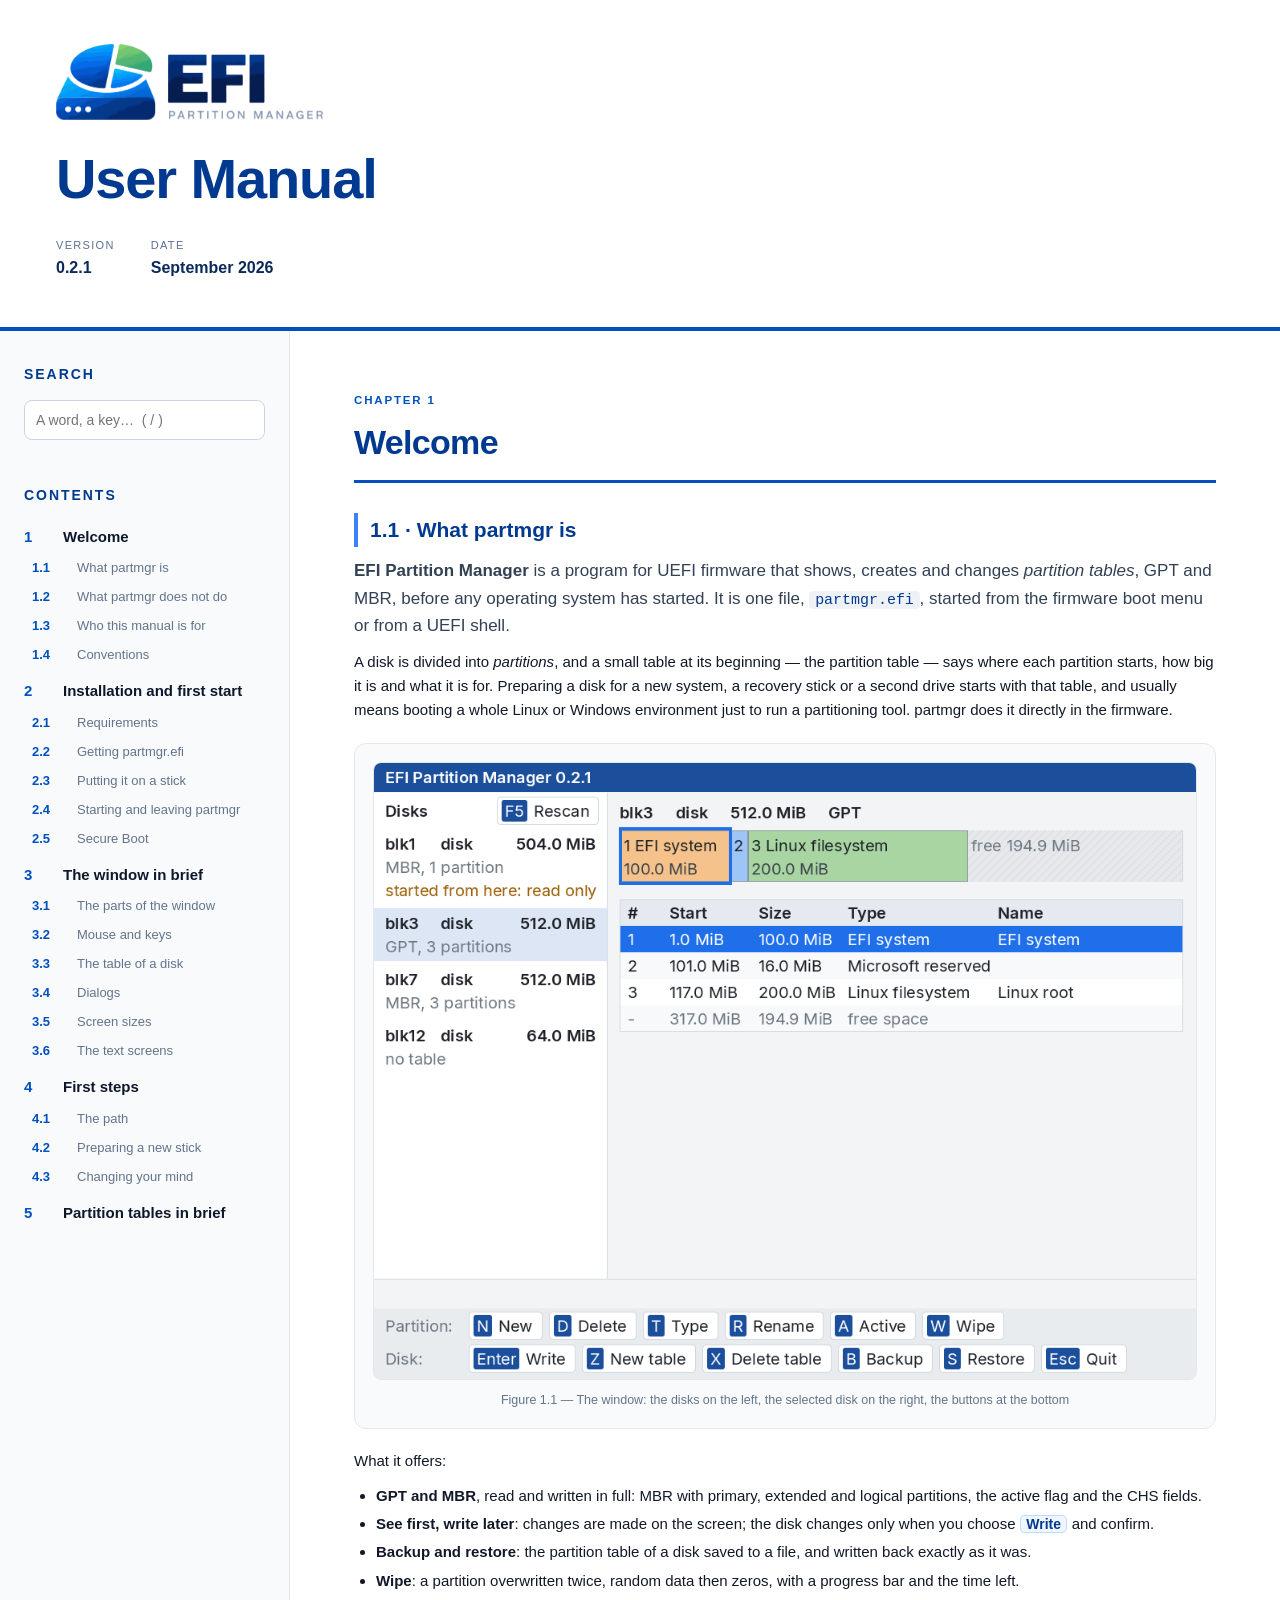
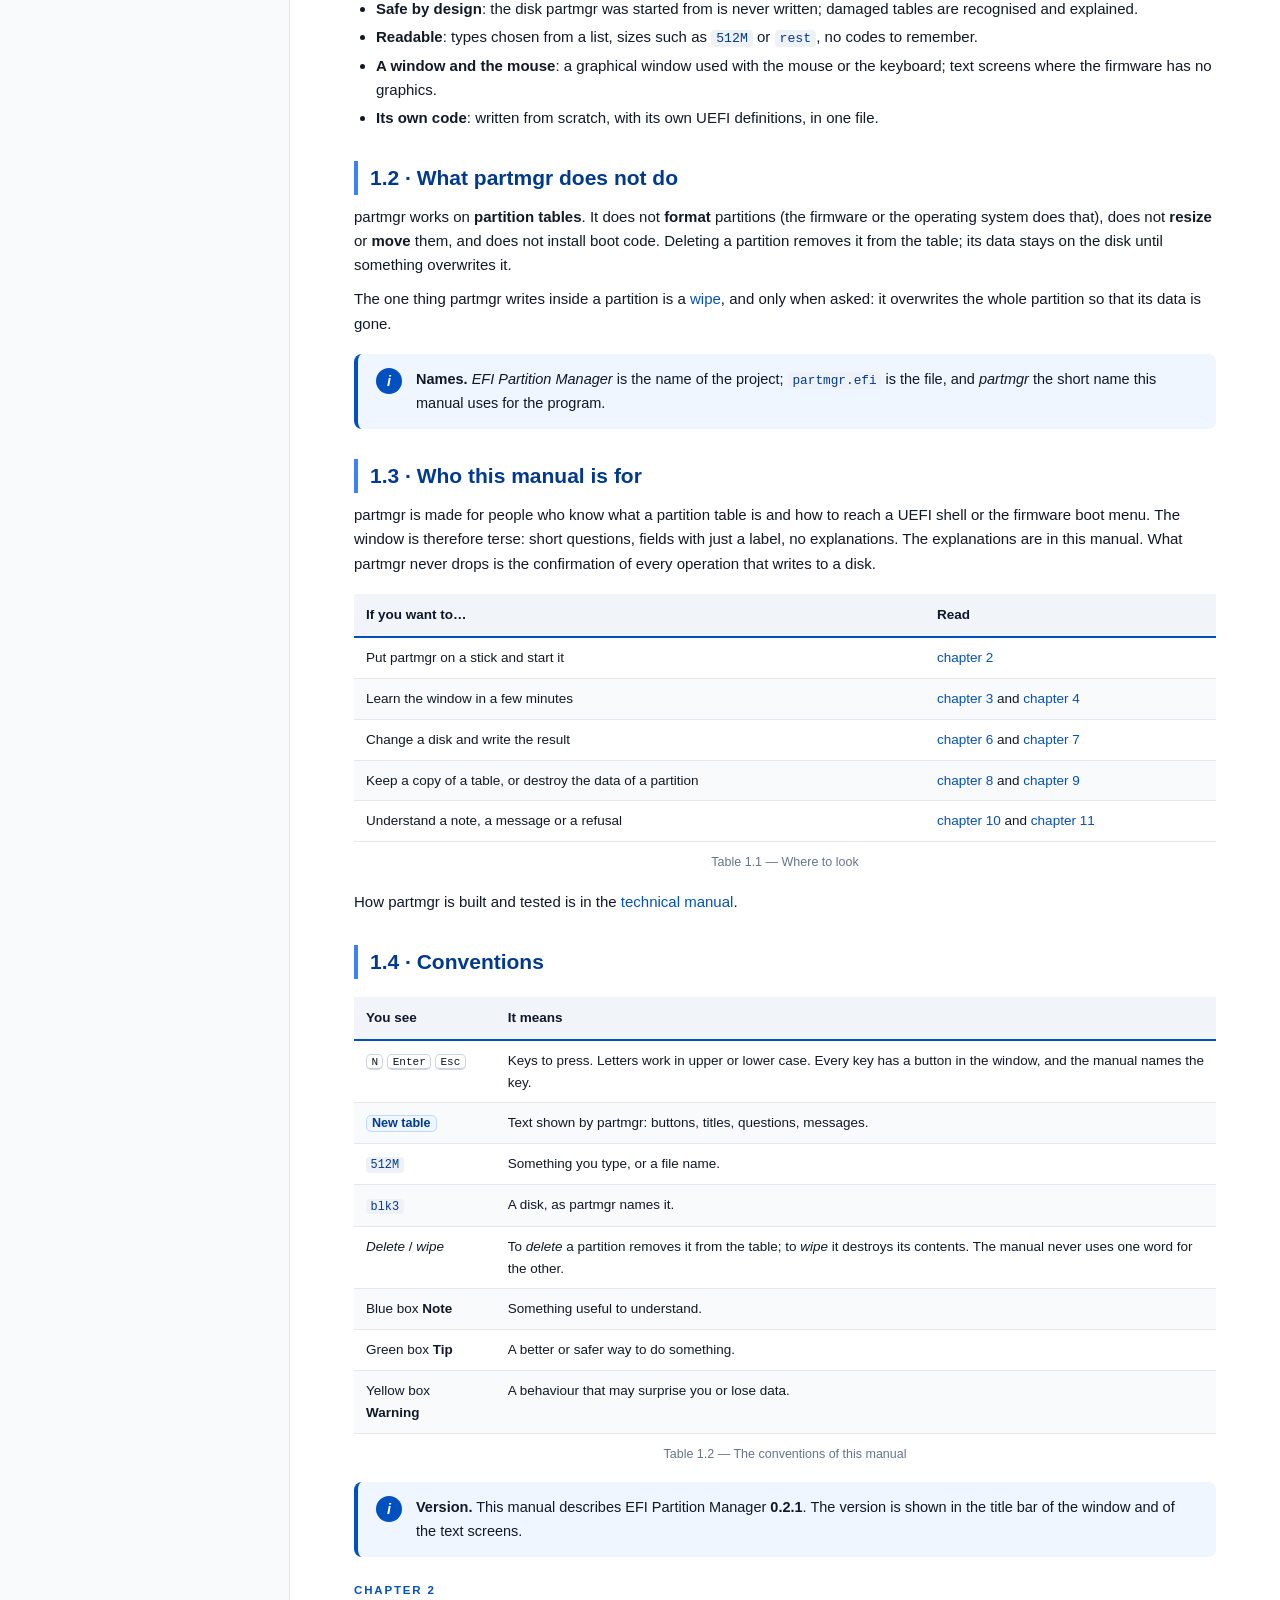
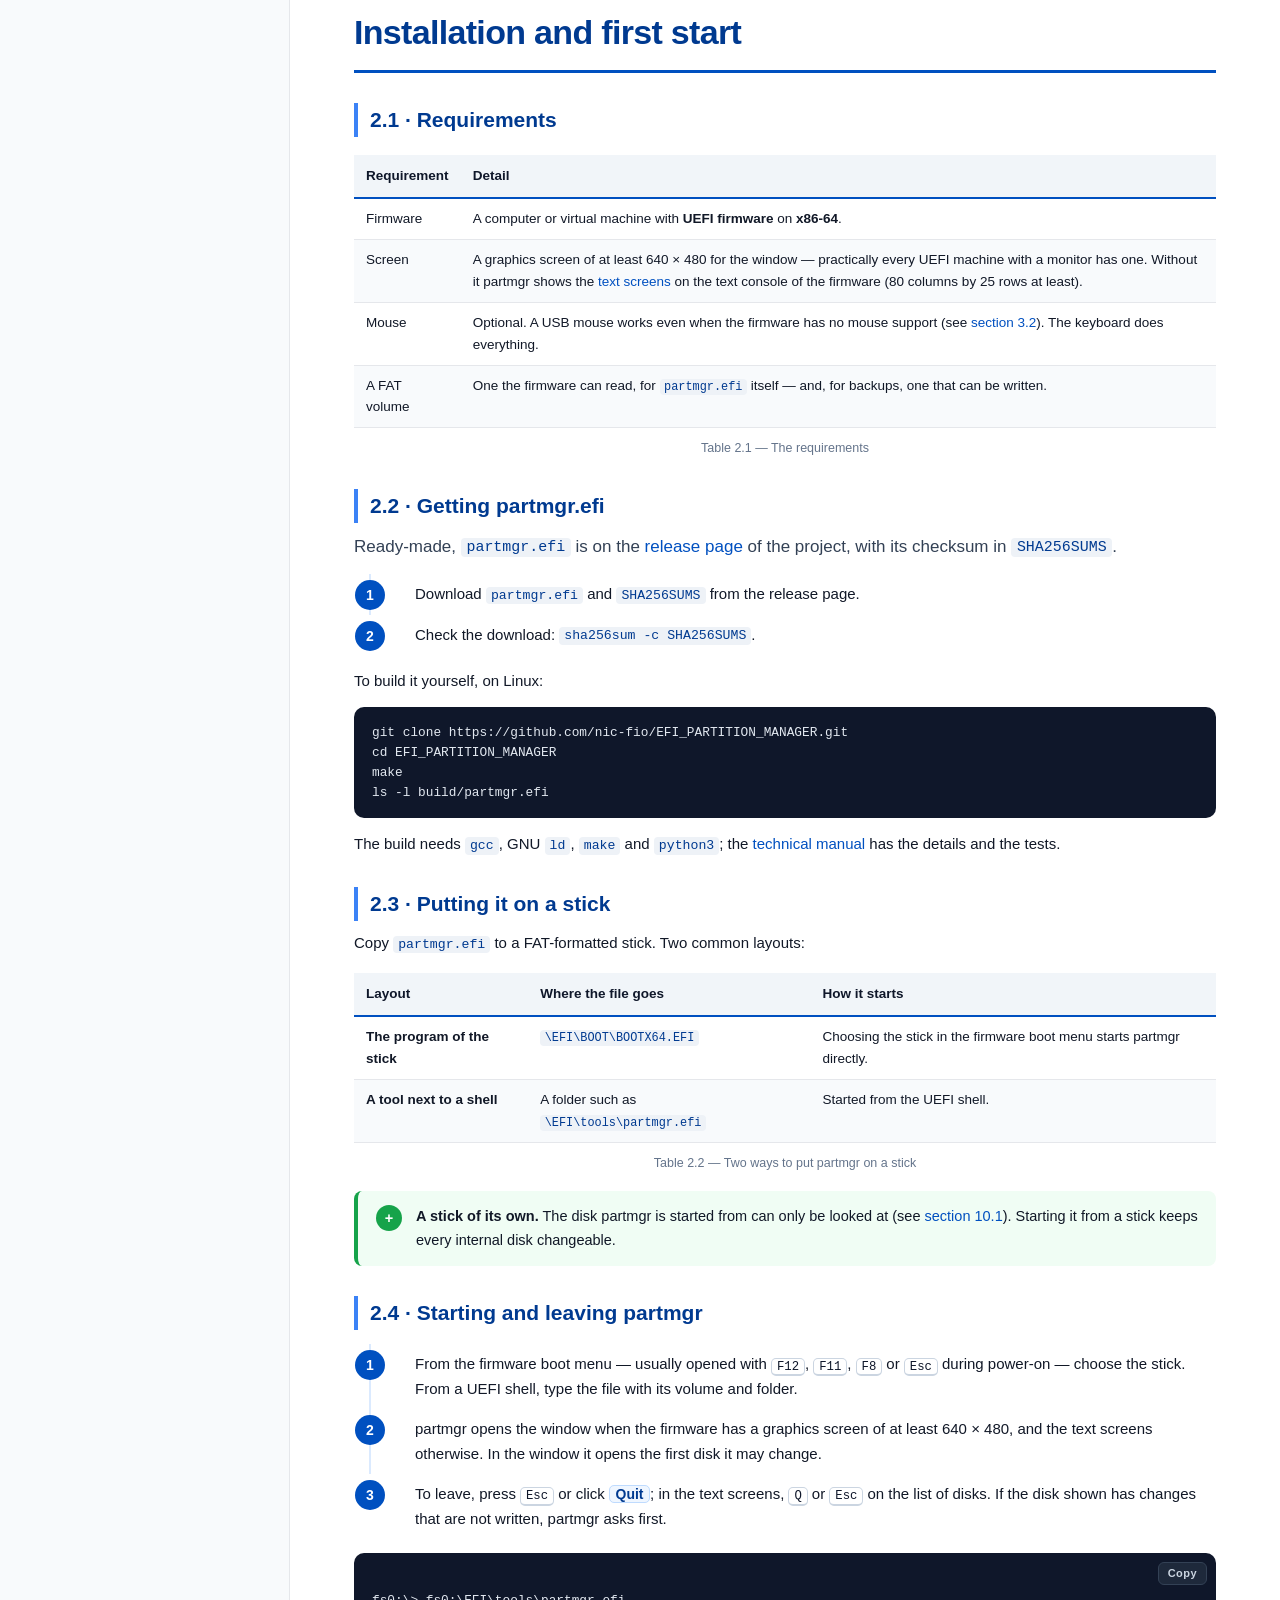
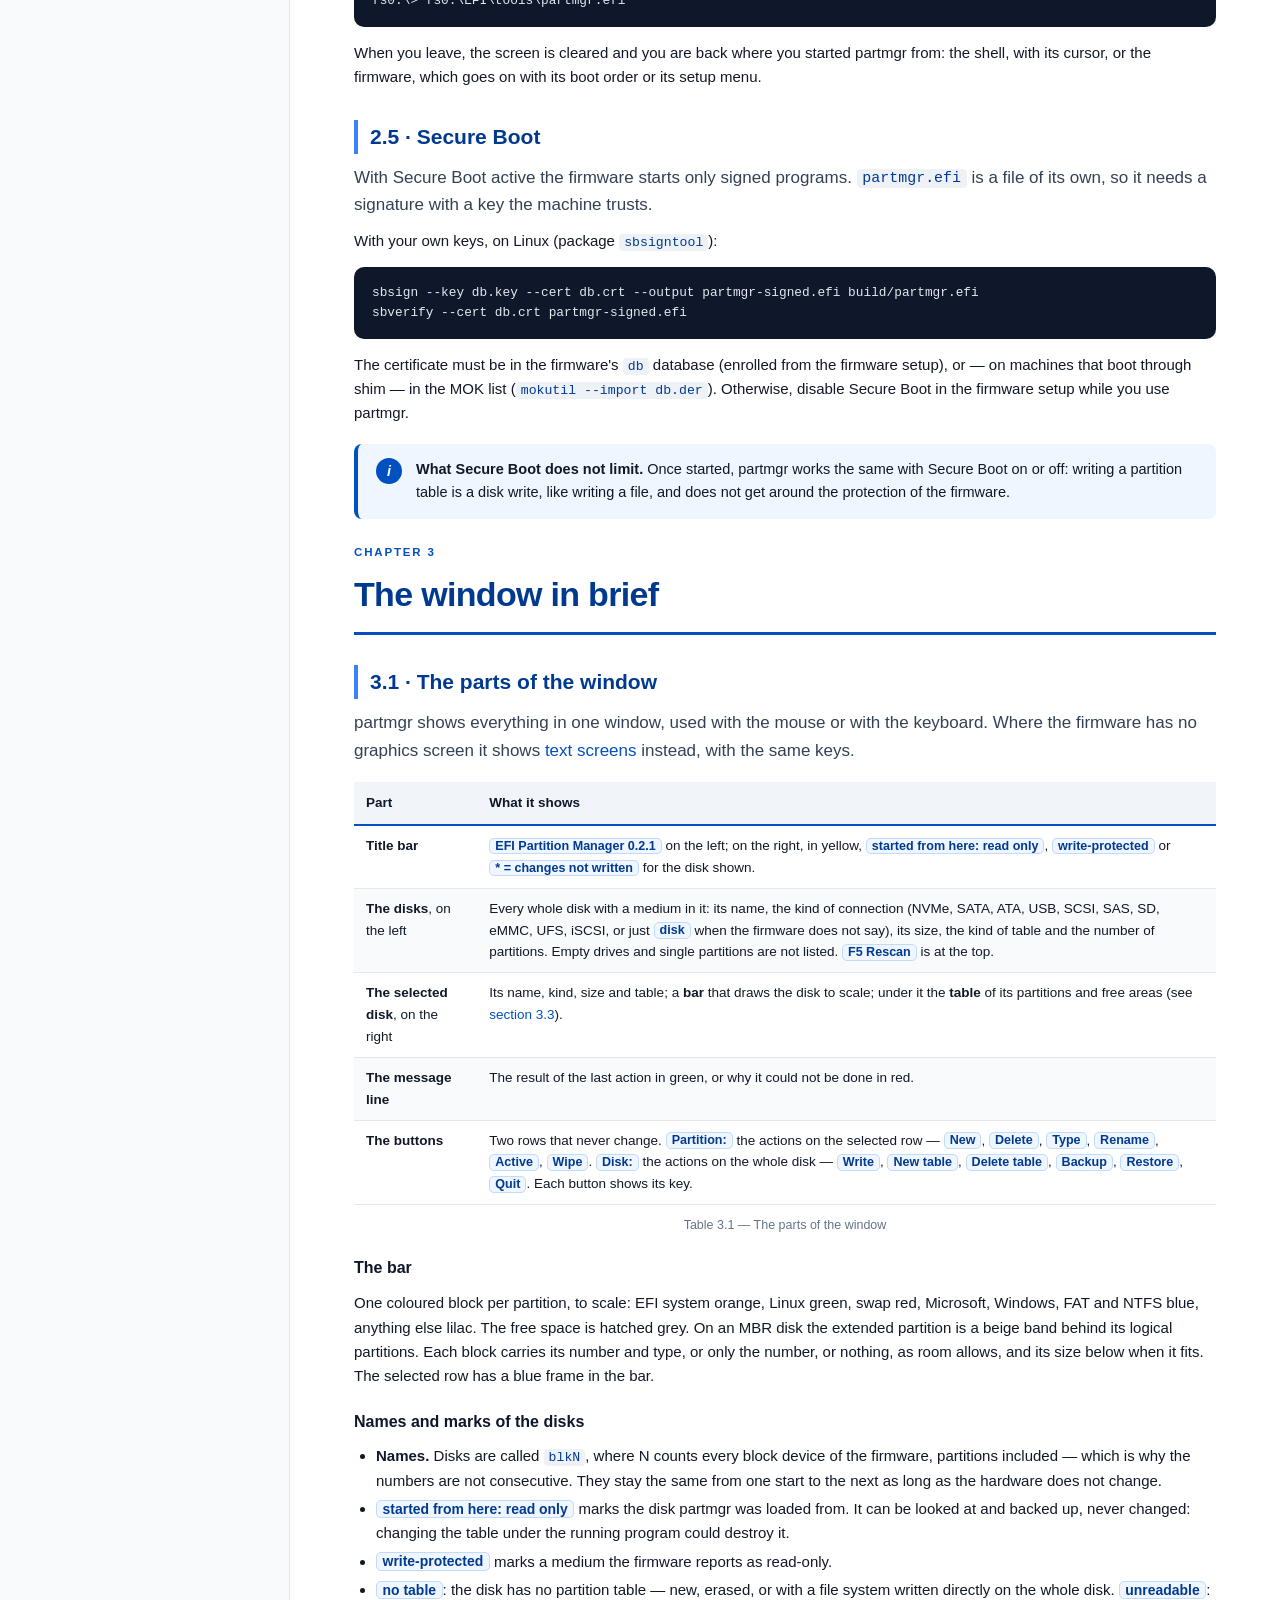
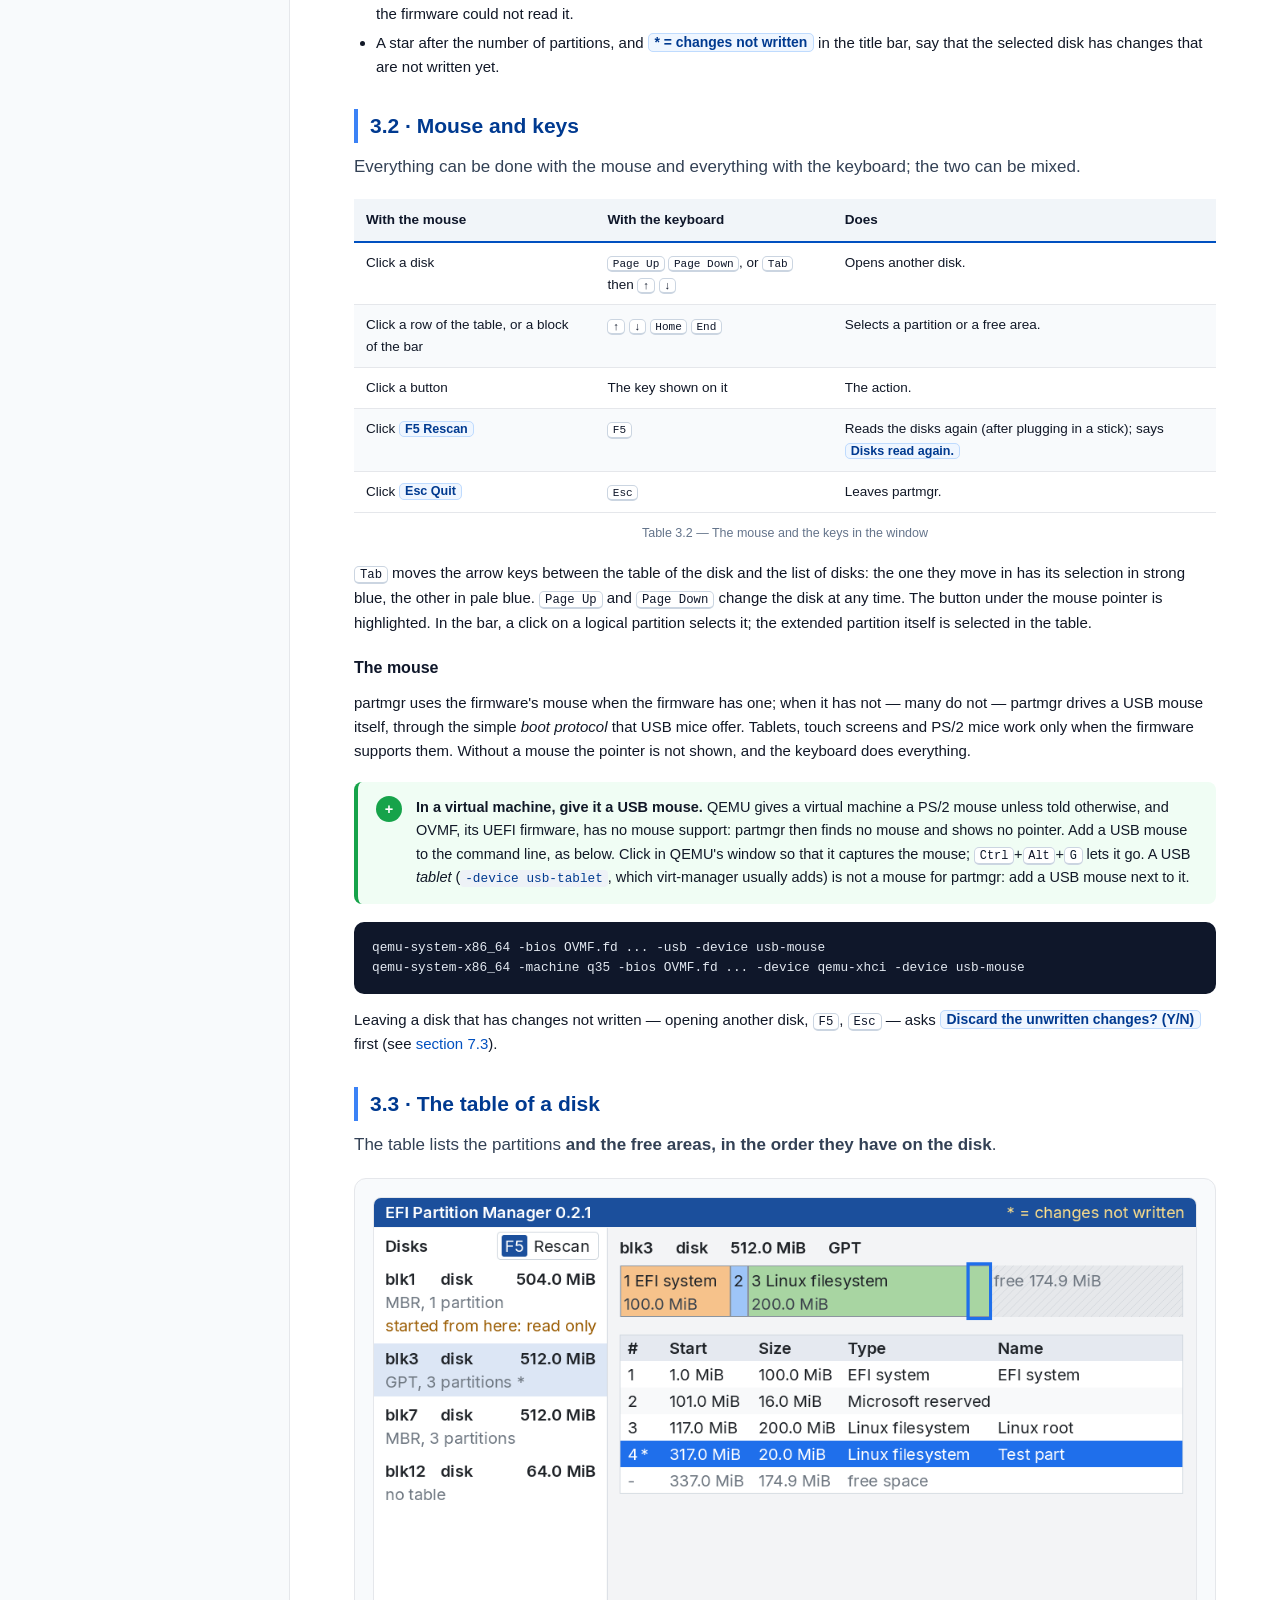
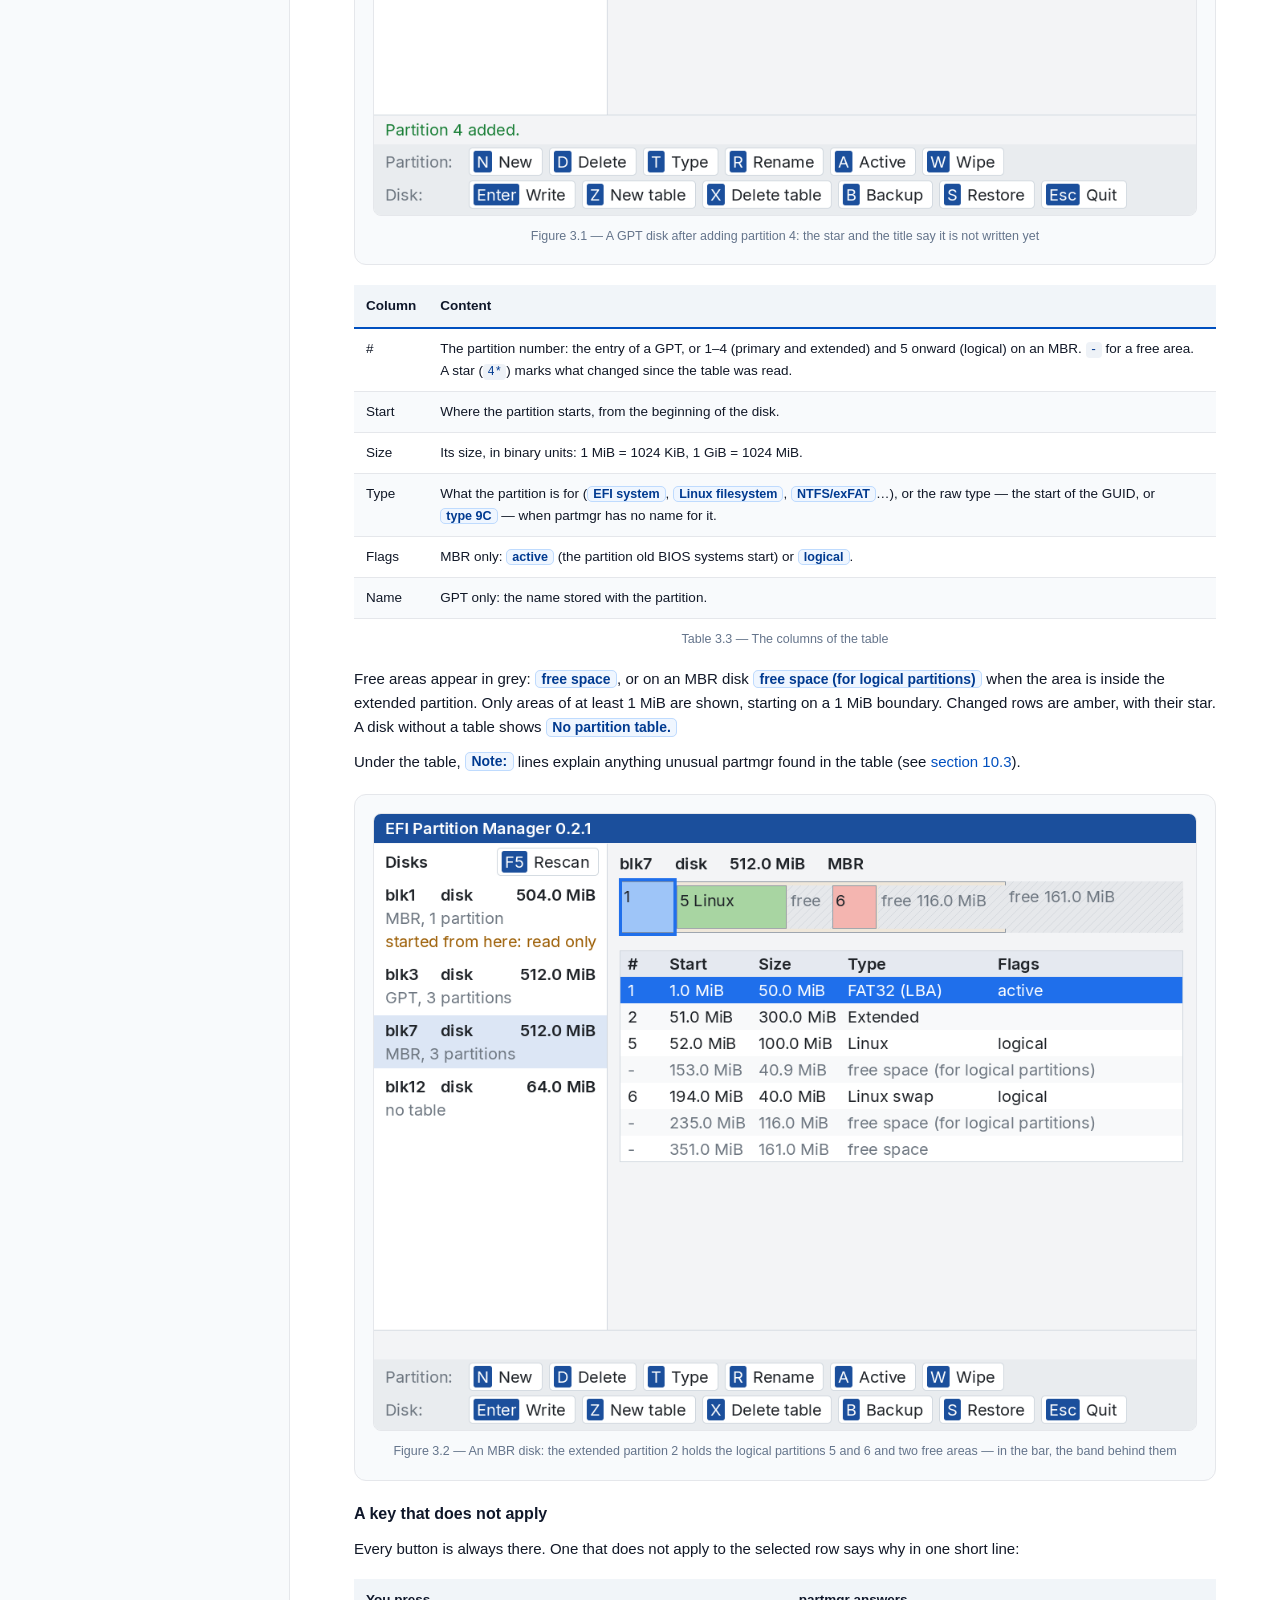
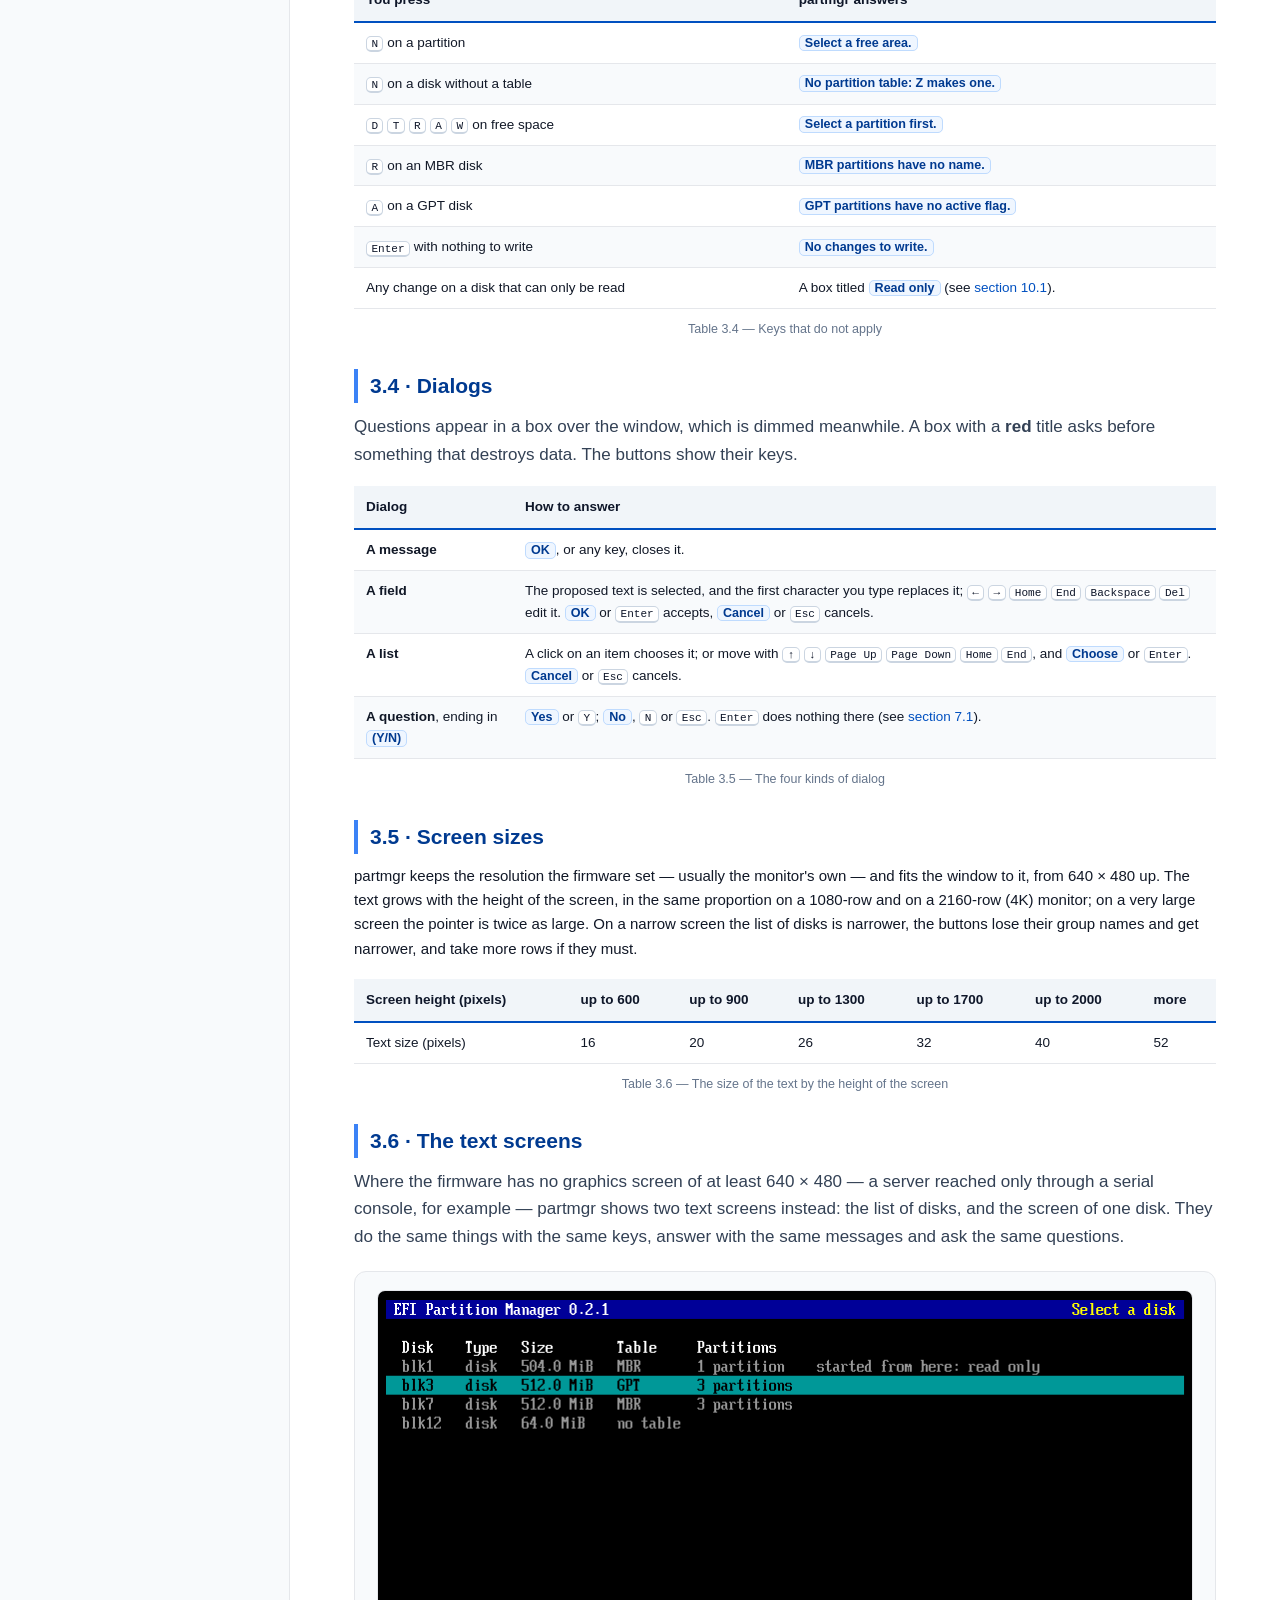
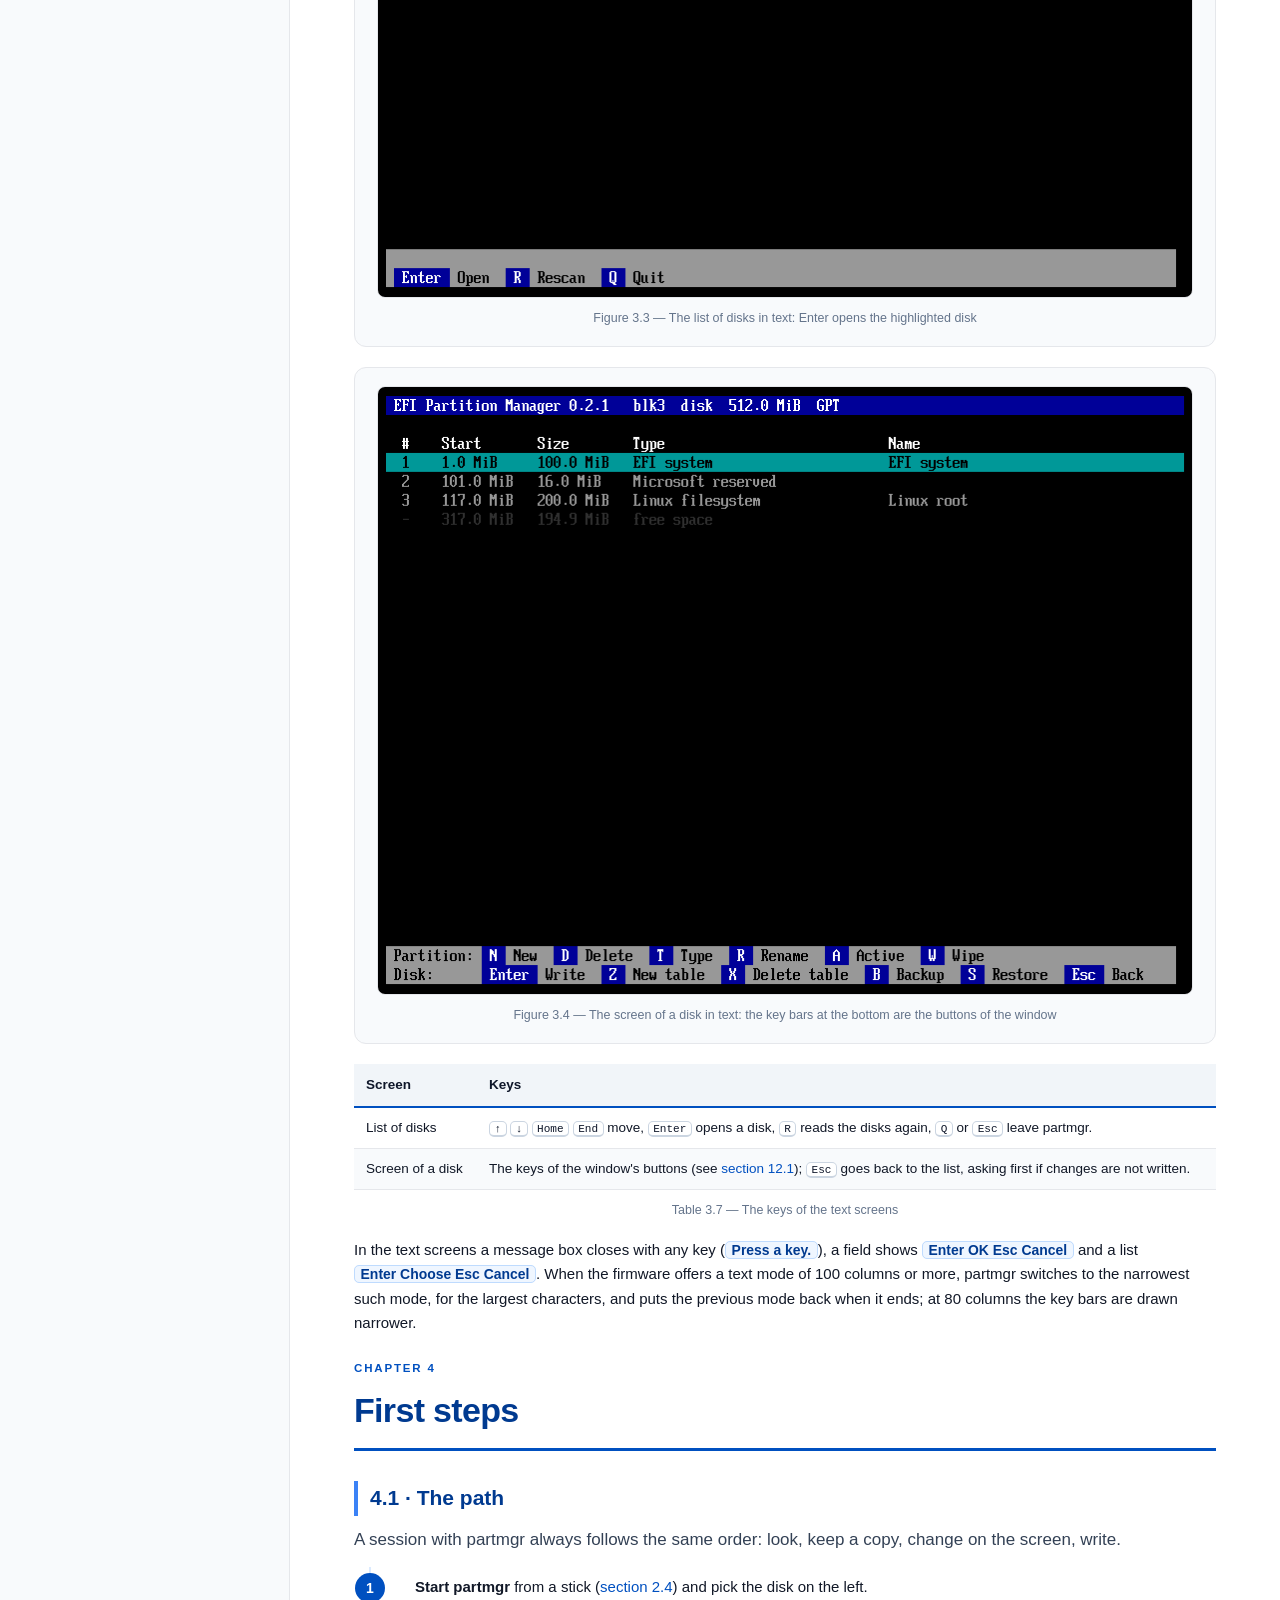
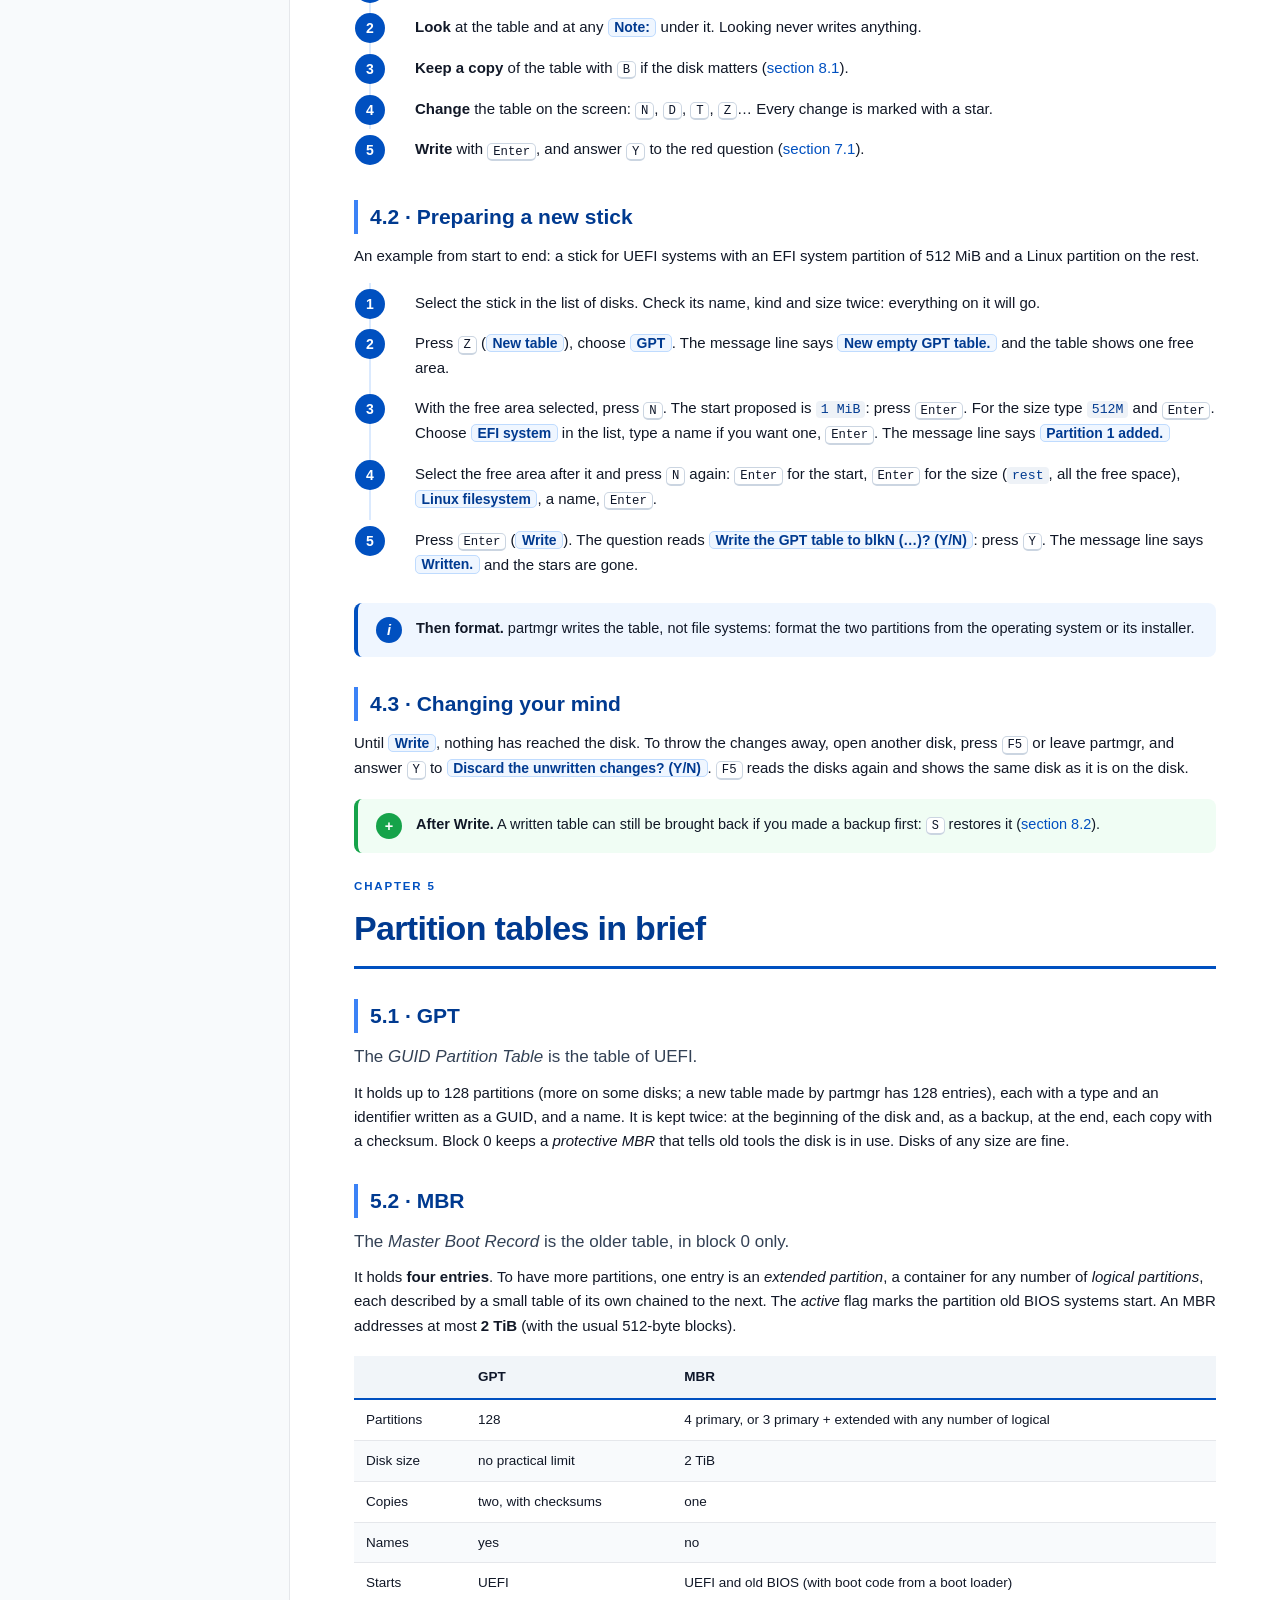
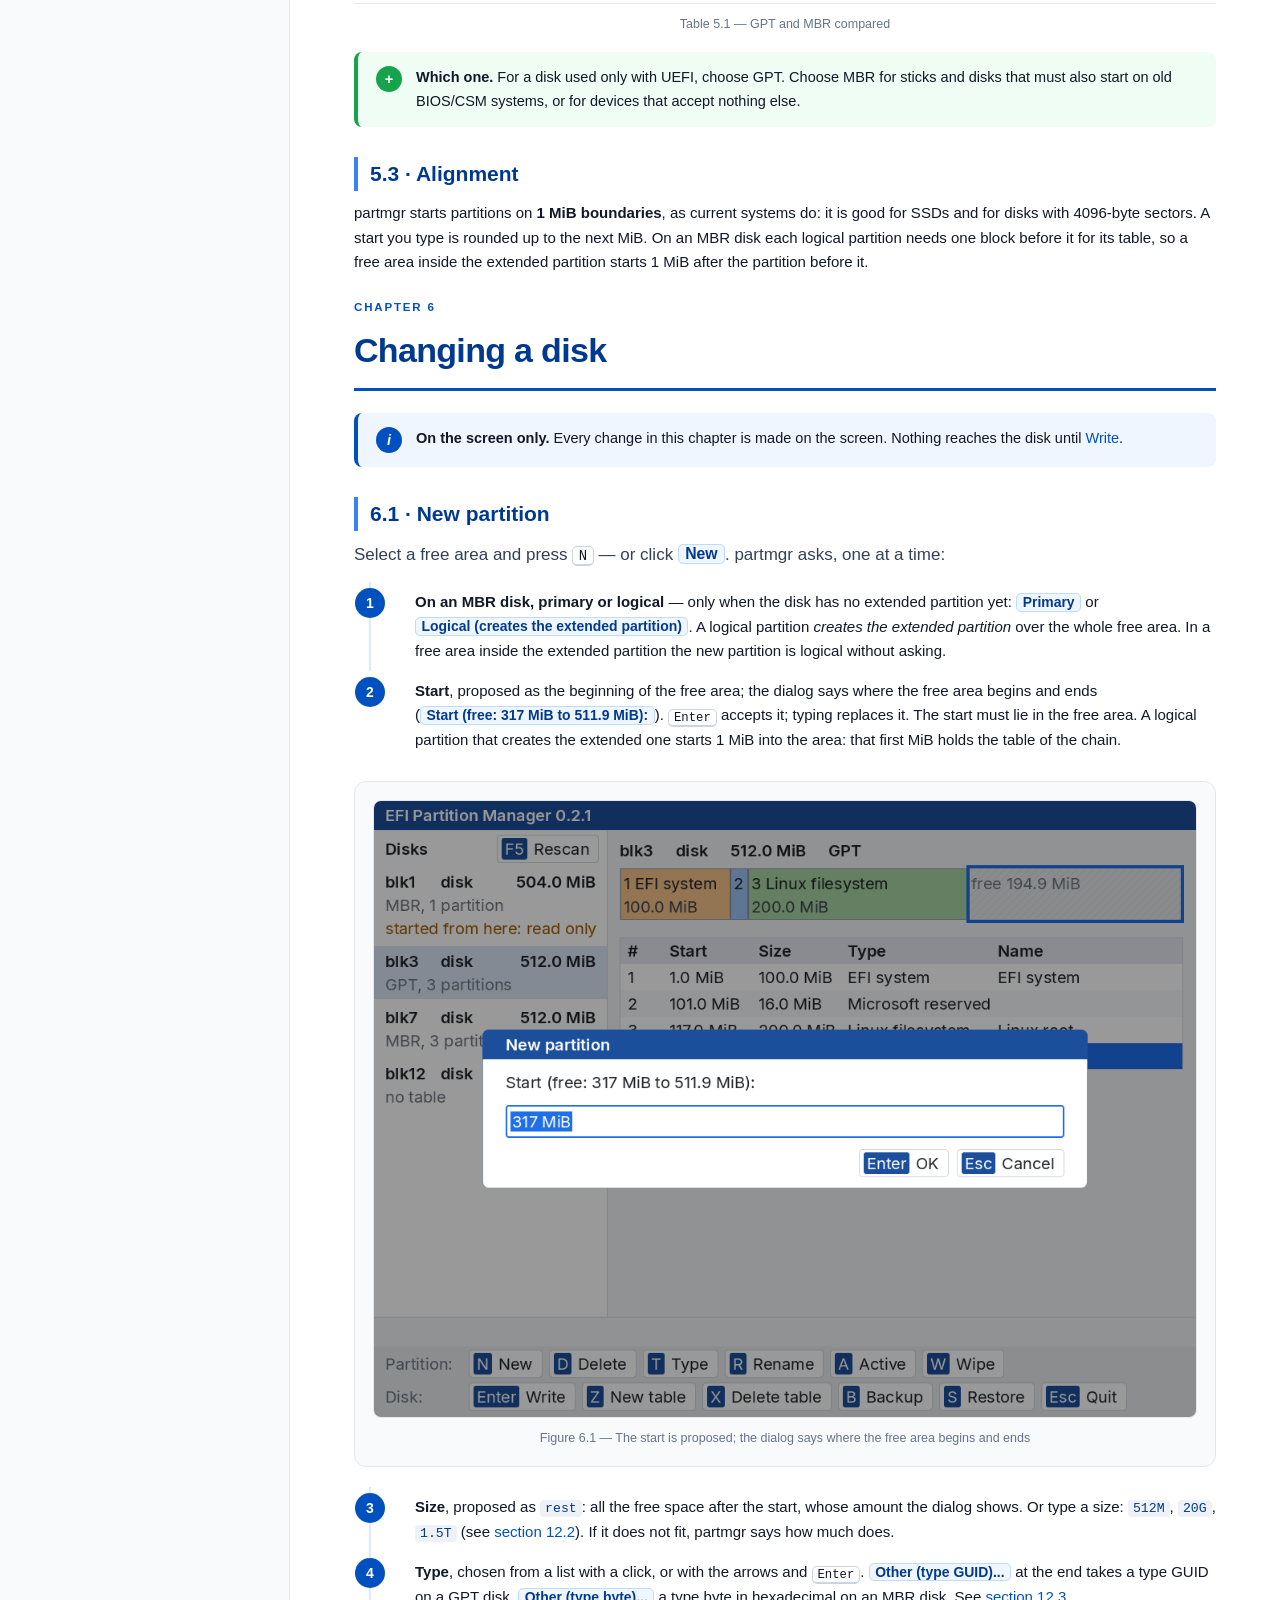
<file: docs/User Manual.html>
<!doctype html><html lang="en"><head><meta charset="utf-8">
<meta name="viewport" content="width=device-width, initial-scale=1"><title>User Manual — EFI Partition Manager</title>
<meta name="description" content="User manual of EFI Partition Manager (partmgr.efi) 0.2.1, a partition manager for UEFI firmware: GPT and MBR partition tables, changes shown before they are written, backup and restore, wipe.">
<style>/* Stile comune dei manuali dei 7 progetti (nic-fio). Uguale byte per byte in tutti i manuali: non modificare in un solo progetto. */
/* Base: style.css di AMS */
*{box-sizing:border-box} html{-webkit-print-color-adjust:exact;print-color-adjust:exact}
body{margin:0;background:#e9edf2;color:#111827;font-family:Outfit,-apple-system,Segoe UI,Roboto,Arial,sans-serif;font-size:15px;line-height:1.62}
.doc{max-width:1320px;margin:0 auto;background:#fff;box-shadow:0 1px 30px rgba(15,23,42,.10)}
a{color:#0050C0;text-decoration:none}
code{font-family:ui-monospace,SFMono-Regular,Menlo,Consolas,monospace;font-size:.88em;background:#eef2f7;padding:.08em .38em;border-radius:4px;color:#003a90}
/* Cover */
.cover{position:relative;padding:64px 56px;min-height:56vh;background:linear-gradient(135deg,#0050C0 0%,#003a90 100%);color:#fff;overflow:hidden}
.cover-logo{margin-bottom:38px;position:relative;z-index:2}
.cover-kicker{text-transform:uppercase;letter-spacing:.24em;font-size:12px;font-weight:700;color:#9dc0ff;margin-bottom:14px;position:relative;z-index:2}
.cover-title{font-size:56px;line-height:1.02;margin:0 0 12px;font-weight:800;letter-spacing:-.02em;position:relative;z-index:2}
.cover-sub{font-size:19px;color:#cfe0ff;max-width:32em;margin-bottom:44px;position:relative;z-index:2}
.cover-meta{display:flex;gap:36px;position:relative;z-index:2}
.cover-meta div{display:flex;flex-direction:column} .cover-meta span{font-size:11px;text-transform:uppercase;letter-spacing:.12em;color:#9dc0ff}
.cover-meta b{font-size:16px;color:#fff}
.cover-swoosh{position:absolute;right:-90px;bottom:-140px;width:460px;height:460px;border-radius:50%;background:radial-gradient(circle,#3b82f655,transparent 70%);z-index:1}
/* Layout */
.with-side{display:flex;align-items:flex-start}
.side{width:290px;flex:0 0 290px;background:#f8fafc;border-right:1px solid #e5e7eb;align-self:stretch}
.side-inner{position:sticky;top:0;padding:32px 24px;max-height:100vh;overflow:auto}
.main{flex:1;padding:48px 64px;min-width:0}
/* TOC */
.toc-head{font-size:14px;text-transform:uppercase;letter-spacing:.14em;color:#003a90;margin:0 0 14px;font-weight:800}
.toc-list{list-style:none;margin:0;padding:0}
.toc-list a{display:flex;gap:9px;align-items:baseline;padding:4px 0;color:#334155}
.toc-list a:hover{color:#0050C0}
.toc-ch{font-weight:700;margin-top:6px} .toc-ch a{color:#0f172a}
.toc-se a{font-size:13px;color:#64748b;padding-left:8px}
.toc-n{flex:0 0 30px;color:#0050C0;font-weight:700;font-variant-numeric:tabular-nums}
.toc-se .toc-n{flex-basis:36px;font-weight:600}
/* Chapters */
.chapter{margin-bottom:20px}
.ch-head{border-bottom:3px solid #0050C0;padding-bottom:10px;margin:8px 0 22px}
.ch-kick{text-transform:uppercase;letter-spacing:.16em;font-size:11.5px;font-weight:700;color:#0050C0}
.h-ch{font-size:34px;font-weight:800;letter-spacing:-.02em;color:#003a90;margin:4px 0 0}
.h-sec{font-size:21px;font-weight:700;color:#003a90;margin:30px 0 10px;padding-left:12px;border-left:4px solid #3b82f6}
.main h4{font-size:16px;color:#0f172a;margin:20px 0 6px}
.lead{font-size:17px;color:#334155}
.main p{margin:10px 0} .ul,.ol{margin:10px 0;padding-left:22px} .ul li,.ol li{margin:4px 0}
/* Figure/table */
.fig{margin:20px 0;padding:18px;background:#f8fafc;border:1px solid #e5e7eb;border-radius:12px;text-align:center}
.fig svg{max-width:100%;height:auto}
.cap{font-size:12.5px;color:#64748b;margin-top:10px;text-align:center}
.tbl-wrap{margin:18px 0} .tbl{width:100%;border-collapse:collapse;font-size:13.5px}
.tbl th{text-align:left;padding:10px 12px;background:#f1f5f9;color:#0f172a;font-weight:700;border-bottom:2px solid #0050C0}
.tbl td{padding:9px 12px;border-bottom:1px solid #e5e7eb;vertical-align:top}
.tbl tr:nth-child(even) td{background:#f8fafc}
/* callout */
.callout{display:flex;gap:14px;align-items:flex-start;margin:18px 0;padding:14px 18px;border-radius:8px;font-size:14.5px}
.callout-i{flex:0 0 26px;height:26px;border-radius:50%;color:#fff;font-weight:800;text-align:center;line-height:26px;font-style:italic}
.c-info{background:#eff6ff;border-left:4px solid #0050C0} .c-info .callout-i{background:#0050C0}
.c-warn{background:#fffbeb;border-left:4px solid #d97706} .c-warn .callout-i{background:#d97706;font-style:normal}
.c-ok{background:#f0fdf4;border-left:4px solid #16a34a} .c-ok .callout-i{background:#16a34a;font-style:normal}
/* code */
.code{background:#0f172a;color:#e2e8f0;padding:16px 18px;border-radius:10px;font-family:ui-monospace,Menlo,Consolas,monospace;font-size:12.8px;line-height:1.55;overflow-x:auto;margin:14px 0}
.code code{background:none;padding:0;border-radius:0;color:inherit;font-size:inherit}
.code .k{color:#c084fc;font-weight:600} .code .cm{color:#64748b;font-style:italic} .code .st{color:#86efac}
/* deflist */
.deflist{margin:12px 0} .deflist dt{font-weight:700;color:#003a90;font-family:ui-monospace,Menlo,monospace;font-size:13.5px;margin-top:10px}
.deflist dd{margin:2px 0 0;color:#334155;font-size:14px}
.doc-foot{padding:20px 52px;border-top:1px solid #e5e7eb;color:#94a3b8;font-size:12px;text-align:center}
/* print */
@page{size:A4;margin:16mm 15mm 18mm;@bottom-center{content:counter(page)}}
@media print{
 body{background:#fff} .doc{box-shadow:none;max-width:none}
 .with-side{display:block} .side{display:none} .main{padding:0}
 .cover{min-height:auto;page-break-after:always}
 .chapter{page-break-before:always} .sec,.fig,.tbl-wrap,.callout,.code{page-break-inside:avoid}
 a{color:inherit}
}

/* Aggiunte comuni */
/* Manuale utente: etichette dell'interfaccia e procedure */
.ui{font-weight:600;color:#003a90;background:#eff6ff;border:1px solid #bfdbfe;border-radius:5px;padding:.02em .4em;font-size:.93em;white-space:nowrap}
.steps{counter-reset:st;list-style:none;margin:14px 0;padding:0}
.steps>li{counter-increment:st;position:relative;padding:8px 0 8px 44px;margin:0;border-left:2px solid #dbeafe;margin-left:15px}
.steps>li:before{content:counter(st);position:absolute;left:-16px;top:6px;width:30px;height:30px;border-radius:50%;background:#0050C0;color:#fff;font-weight:800;text-align:center;line-height:30px;font-size:14px}
.steps>li:last-child{border-left-color:transparent}

/* tasti, etichette, codice */
kbd{font-family:ui-monospace,SFMono-Regular,Menlo,Consolas,monospace;font-size:.82em;background:#fff;border:1px solid #cbd5e1;border-bottom-width:2px;border-radius:5px;padding:.05em .4em;color:#0f172a;white-space:nowrap}
.code .p{color:#64748b;user-select:none}
.badge{display:inline-block;font-size:11px;font-weight:700;text-transform:uppercase;letter-spacing:.08em;color:#fff;background:#16a34a;border-radius:4px;padding:1px 7px;margin-right:6px}
.deflist .dt-t{font-family:Outfit,-apple-system,Segoe UI,Roboto,Arial,sans-serif;font-size:15px}
.deflist dt[id]{scroll-margin-top:16px} .sec{scroll-margin-top:12px}
/* ricerca nella barra laterale */
.srch{margin:0 0 26px}
.srch .toc-head{display:block}
.srch-q{width:100%;font:inherit;font-size:14px;padding:8px 11px;border:1px solid #cbd5e1;border-radius:8px;background:#fff;color:#0f172a;outline:none}
.srch-q:focus{border-color:#0050C0;box-shadow:0 0 0 3px #dbeafe}
.srch-info{font-size:12px;color:#64748b;margin:6px 2px 0;min-height:1em}
.srch-res{list-style:none;margin:8px 0 0;padding:0}
.srch-res li{margin:0}
.srch-res a{display:block;padding:7px 9px;border-radius:7px;border-left:3px solid transparent;color:#334155}
.srch-res a:hover,.srch-res a.on{background:#eff6ff;border-left-color:#0050C0}
.srch-res .r-t{display:flex;gap:8px;font-weight:700;font-size:13px;color:#0f172a}
.srch-res .r-t .toc-n{flex:0 0 auto}
.srch-res .r-s{display:block;font-size:12px;color:#64748b;line-height:1.45;margin-top:2px}
.srch-res mark,mark.hit{background:#fde68a;color:inherit;border-radius:2px;padding:0 1px}
.toc-list.filtering li{opacity:.35} .toc-list.filtering li.toc-hit{opacity:1}
.toc-list.filtering li.toc-hit a{color:#0050C0}
.sec.flash{animation:flash 1.6s ease-out}
@keyframes flash{0%{background:#eff6ff}100%{background:transparent}}
/* indice analitico */
.idx{columns:2 300px;column-gap:40px;margin-top:18px}
.idx-g{break-inside:avoid;margin:0 0 18px}
.idx-l{font-size:14px;text-transform:uppercase;letter-spacing:.14em;color:#003a90;font-weight:800;margin:0 0 6px;padding-bottom:4px;border-bottom:2px solid #0050C0}
.idx-ul{list-style:none;margin:0;padding:0}
.idx-ul li{margin:3px 0;font-size:14px;color:#334155;break-inside:avoid}
.idx-t{font-weight:700;color:#0f172a}
.idx-t code{font-weight:600}
.idx-ul a{font-size:13px;white-space:nowrap}
/* schermi stretti */
@media (max-width:900px){
 .with-side{display:block} .side{width:auto;border-right:0;border-bottom:1px solid #e5e7eb}
 .side-inner{position:static;max-height:none;padding:24px 16px}
 .main{padding:28px 16px}
 .tbl-wrap{overflow-x:auto}
}
@media print{ .srch{display:none} mark.hit{background:none} .idx{columns:2} }

/* ---- Stile comune dei manuali: copertina (variante 3) ---- */
.cover.cover-w{background:#fff;color:#0b2a5b;border-bottom:4px solid #0050C0;padding:44px 56px 46px;min-height:auto}
.cover-w .cover-logo{margin-bottom:30px}
.cover-w .cover-logo img{height:76px;width:auto;display:block}
.cover-w .cover-title{color:#003a90}
.cover-w .cover-meta{margin-top:30px}
.cover-w .cover-meta span{color:#5a6f93}
.cover-w .cover-meta b{color:#0b2a5b}
/* ---- Stile comune: pulsante Copy sui blocchi di comandi ---- */
.code-w{position:relative;margin:14px 0}
.code-w>.code{margin:0;padding-top:38px}
pre{tab-size:4;-moz-tab-size:4}
.copy{position:absolute;top:9px;right:9px;font:600 11px/1 Outfit,-apple-system,Segoe UI,Roboto,Arial,sans-serif;letter-spacing:.04em;color:#cbd5e1;background:#1e293b;border:1px solid #334155;border-radius:6px;padding:5px 9px;cursor:pointer}
.copy:after{content:attr(data-l)}
.copy:hover,.copy:focus-visible{color:#fff;border-color:#64748b;outline:none}
.copy.ok{color:#86efac;border-color:#16a34a}
/* ---- Stile comune: schermi stretti ---- */
@media (max-width:900px){
 .cover.cover-w{padding:32px 16px 34px}
 .cover-w .cover-logo{margin-bottom:22px}
 .cover-w .cover-logo img{height:60px}
 .cover-w .cover-title{font-size:42px}
 .cover-w .cover-meta{margin-top:22px;gap:28px}
 .doc-foot{padding:18px 16px}
}
@media print{ .copy{display:none} .code-w>.code{padding-top:14px} }

/* Solo per EFI Partition Manager: schermate, etichette lunghe, collegamento sotto l'indice */
.fig img{display:block;max-width:100%;height:auto;margin:0 auto;border:1px solid #e5e7eb;border-radius:8px}
.ui.long{white-space:normal}
.toc-foot{margin:18px 0 0;padding-top:12px;border-top:1px solid #e5e7eb;font-size:13px;font-weight:600}
</style></head>
<body>
<div class="doc">
  <section class="cover cover-w">
    <div class="cover-logo"><img src="[data-uri]" alt="EFI Partition Manager"></div>
    <h1 class="cover-title">User Manual</h1>
    <div class="cover-meta">
      <div><span>Version</span><b>0.2.1</b></div>
      <div><span>Date</span><b>September 2026</b></div>
    </div>
  </section>
  <div class="with-side">
    <aside class="side"><div class="side-inner"><div class="srch" id="srch" hidden><label class="toc-head" for="srch-q">Search</label><input type="search" id="srch-q" class="srch-q" placeholder="A word, a key…  ( / )" autocomplete="off" spellcheck="false"><div class="srch-info" id="srch-info" aria-live="polite"></div><ol class="srch-res" id="srch-res"></ol></div><h2 class="toc-head">Contents</h2><ul class="toc-list" id="toc"><li class="toc-ch"><a href="#introduction"><span class="toc-n">1</span><span class="toc-t">Welcome</span></a></li><li class="toc-se"><a href="#what-is-partmgr"><span class="toc-n">1.1</span><span class="toc-t">What partmgr is</span></a></li><li class="toc-se"><a href="#what-it-does-not"><span class="toc-n">1.2</span><span class="toc-t">What partmgr does not do</span></a></li><li class="toc-se"><a href="#audience"><span class="toc-n">1.3</span><span class="toc-t">Who this manual is for</span></a></li><li class="toc-se"><a href="#conventions"><span class="toc-n">1.4</span><span class="toc-t">Conventions</span></a></li><li class="toc-ch"><a href="#getting-started"><span class="toc-n">2</span><span class="toc-t">Installation and first start</span></a></li><li class="toc-se"><a href="#requirements"><span class="toc-n">2.1</span><span class="toc-t">Requirements</span></a></li><li class="toc-se"><a href="#getting"><span class="toc-n">2.2</span><span class="toc-t">Getting partmgr.efi</span></a></li><li class="toc-se"><a href="#installing"><span class="toc-n">2.3</span><span class="toc-t">Putting it on a stick</span></a></li><li class="toc-se"><a href="#starting"><span class="toc-n">2.4</span><span class="toc-t">Starting and leaving partmgr</span></a></li><li class="toc-se"><a href="#secure-boot"><span class="toc-n">2.5</span><span class="toc-t">Secure Boot</span></a></li><li class="toc-ch"><a href="#screens"><span class="toc-n">3</span><span class="toc-t">The window in brief</span></a></li><li class="toc-se"><a href="#window"><span class="toc-n">3.1</span><span class="toc-t">The parts of the window</span></a></li><li class="toc-se"><a href="#mouse-keys"><span class="toc-n">3.2</span><span class="toc-t">Mouse and keys</span></a></li><li class="toc-se"><a href="#disk-screen"><span class="toc-n">3.3</span><span class="toc-t">The table of a disk</span></a></li><li class="toc-se"><a href="#dialogs"><span class="toc-n">3.4</span><span class="toc-t">Dialogs</span></a></li><li class="toc-se"><a href="#screen-sizes"><span class="toc-n">3.5</span><span class="toc-t">Screen sizes</span></a></li><li class="toc-se"><a href="#text-screens"><span class="toc-n">3.6</span><span class="toc-t">The text screens</span></a></li><li class="toc-ch"><a href="#first-steps"><span class="toc-n">4</span><span class="toc-t">First steps</span></a></li><li class="toc-se"><a href="#the-path"><span class="toc-n">4.1</span><span class="toc-t">The path</span></a></li><li class="toc-se"><a href="#first-disk"><span class="toc-n">4.2</span><span class="toc-t">Preparing a new stick</span></a></li><li class="toc-se"><a href="#changed-mind"><span class="toc-n">4.3</span><span class="toc-t">Changing your mind</span></a></li><li class="toc-ch"><a href="#concepts"><span class="toc-n">5</span><span class="toc-t">Partition tables in brief</span></a></li><li class="toc-se"><a href="#gpt"><span class="toc-n">5.1</span><span class="toc-t">GPT</span></a></li><li class="toc-se"><a href="#mbr"><span class="toc-n">5.2</span><span class="toc-t">MBR</span></a></li><li class="toc-se"><a href="#alignment"><span class="toc-n">5.3</span><span class="toc-t">Alignment</span></a></li><li class="toc-ch"><a href="#changing"><span class="toc-n">6</span><span class="toc-t">Changing a disk</span></a></li><li class="toc-se"><a href="#new-partition"><span class="toc-n">6.1</span><span class="toc-t">New partition</span></a></li><li class="toc-se"><a href="#delete-partition"><span class="toc-n">6.2</span><span class="toc-t">Delete a partition</span></a></li><li class="toc-se"><a href="#change-type"><span class="toc-n">6.3</span><span class="toc-t">Change the type</span></a></li><li class="toc-se"><a href="#rename"><span class="toc-n">6.4</span><span class="toc-t">Rename (GPT)</span></a></li><li class="toc-se"><a href="#active"><span class="toc-n">6.5</span><span class="toc-t">Active flag (MBR)</span></a></li><li class="toc-se"><a href="#new-table"><span class="toc-n">6.6</span><span class="toc-t">New partition table</span></a></li><li class="toc-se"><a href="#delete-table"><span class="toc-n">6.7</span><span class="toc-t">Delete the partition table</span></a></li><li class="toc-ch"><a href="#writing"><span class="toc-n">7</span><span class="toc-t">Writing the changes</span></a></li><li class="toc-se"><a href="#write"><span class="toc-n">7.1</span><span class="toc-t">Write</span></a></li><li class="toc-se"><a href="#what-write-does"><span class="toc-n">7.2</span><span class="toc-t">What Write writes</span></a></li><li class="toc-se"><a href="#leaving"><span class="toc-n">7.3</span><span class="toc-t">Leaving without writing</span></a></li><li class="toc-ch"><a href="#backup-restore"><span class="toc-n">8</span><span class="toc-t">Backup and restore</span></a></li><li class="toc-se"><a href="#backup"><span class="toc-n">8.1</span><span class="toc-t">Backup</span></a></li><li class="toc-se"><a href="#restore"><span class="toc-n">8.2</span><span class="toc-t">Restore</span></a></li><li class="toc-se"><a href="#safe-routine"><span class="toc-n">8.3</span><span class="toc-t">A safe routine</span></a></li><li class="toc-ch"><a href="#wipe"><span class="toc-n">9</span><span class="toc-t">Wiping a partition</span></a></li><li class="toc-se"><a href="#wipe-how"><span class="toc-n">9.1</span><span class="toc-t">Wipe</span></a></li><li class="toc-se"><a href="#wipe-progress"><span class="toc-n">9.2</span><span class="toc-t">Progress, and stopping</span></a></li><li class="toc-se"><a href="#wipe-rules"><span class="toc-n">9.3</span><span class="toc-t">What can be wiped</span></a></li><li class="toc-se"><a href="#wipe-flash"><span class="toc-n">9.4</span><span class="toc-t">SSDs, NVMe drives and USB sticks</span></a></li><li class="toc-ch"><a href="#safety"><span class="toc-n">10</span><span class="toc-t">Safety and limits</span></a></li><li class="toc-se"><a href="#read-only-disks"><span class="toc-n">10.1</span><span class="toc-t">Disks that are only shown</span></a></li><li class="toc-se"><a href="#limits"><span class="toc-n">10.2</span><span class="toc-t">Limits</span></a></li><li class="toc-se"><a href="#notes"><span class="toc-n">10.3</span><span class="toc-t">What the notes mean</span></a></li><li class="toc-ch"><a href="#troubleshooting"><span class="toc-n">11</span><span class="toc-t">Troubleshooting</span></a></li><li class="toc-se"><a href="#messages"><span class="toc-n">11.1</span><span class="toc-t">Messages when adding a partition</span></a></li><li class="toc-se"><a href="#other-messages"><span class="toc-n">11.2</span><span class="toc-t">Messages of the other actions</span></a></li><li class="toc-se"><a href="#problems"><span class="toc-n">11.3</span><span class="toc-t">Frequent problems</span></a></li><li class="toc-se"><a href="#reporting"><span class="toc-n">11.4</span><span class="toc-t">Reporting how partmgr behaved</span></a></li><li class="toc-ch"><a href="#reference"><span class="toc-n">12</span><span class="toc-t">Reference</span></a></li><li class="toc-se"><a href="#keys"><span class="toc-n">12.1</span><span class="toc-t">Keys</span></a></li><li class="toc-se"><a href="#sizes"><span class="toc-n">12.2</span><span class="toc-t">Writing sizes</span></a></li><li class="toc-se"><a href="#types"><span class="toc-n">12.3</span><span class="toc-t">Partition types</span></a></li><li class="toc-ch"><a href="#glossary"><span class="toc-n">13</span><span class="toc-t">Glossary</span></a></li><li class="toc-se"><a href="#terms"><span class="toc-n">13.1</span><span class="toc-t">Terms</span></a></li></ul><p class="toc-foot"><a href="Technical%20Manual.html">Technical manual &rarr;</a></p></div></aside>
    <main class="main">
<section class="chapter" id="introduction"><div class="ch-head"><span class="ch-kick">Chapter 1</span><h2 class="h-ch">Welcome</h2></div>

<section class="sec" id="what-is-partmgr"><h3 class="h-sec">1.1 · What partmgr is</h3>
<p class="lead"><b>EFI Partition Manager</b> is a program for UEFI firmware that shows, creates and changes <i>partition tables</i>, GPT and MBR, before any operating system has started. It is one file, <code>partmgr.efi</code>, started from the firmware boot menu or from a UEFI shell.</p>
<p>A disk is divided into <i>partitions</i>, and a small table at its beginning — the partition table — says where each partition starts, how big it is and what it is for. Preparing a disk for a new system, a recovery stick or a second drive starts with that table, and usually means booting a whole Linux or Windows environment just to run a partitioning tool. partmgr does it directly in the firmware.</p>
<figure class="fig"><img src="assets/partmgr-window.png" width="1024" height="768" alt="The window of partmgr: on the left the disks blk1 (started from here: read only), blk3, blk7 and blk12; on the right blk3, a GPT disk, as a coloured bar to scale above the table of its three partitions and the free space; at the bottom the buttons"><figcaption class="cap">Figure 1.1 — The window: the disks on the left, the selected disk on the right, the buttons at the bottom</figcaption></figure>
<p>What it offers:</p>
<ul class="ul">
<li><b>GPT and MBR</b>, read and written in full: MBR with primary, extended and logical partitions, the active flag and the CHS fields.</li>
<li><b>See first, write later</b>: changes are made on the screen; the disk changes only when you choose <span class="ui">Write</span> and confirm.</li>
<li><b>Backup and restore</b>: the partition table of a disk saved to a file, and written back exactly as it was.</li>
<li><b>Wipe</b>: a partition overwritten twice, random data then zeros, with a progress bar and the time left.</li>
<li><b>Safe by design</b>: the disk partmgr was started from is never written; damaged tables are recognised and explained.</li>
<li><b>Readable</b>: types chosen from a list, sizes such as <code>512M</code> or <code>rest</code>, no codes to remember.</li>
<li><b>A window and the mouse</b>: a graphical window used with the mouse or the keyboard; text screens where the firmware has no graphics.</li>
<li><b>Its own code</b>: written from scratch, with its own UEFI definitions, in one file.</li>
</ul>
</section>

<section class="sec" id="what-it-does-not"><h3 class="h-sec">1.2 · What partmgr does not do</h3>
<p>partmgr works on <b>partition tables</b>. It does not <b>format</b> partitions (the firmware or the operating system does that), does not <b>resize</b> or <b>move</b> them, and does not install boot code. Deleting a partition removes it from the table; its data stays on the disk until something overwrites it.</p>
<p>The one thing partmgr writes inside a partition is a <a href="#wipe">wipe</a>, and only when asked: it overwrites the whole partition so that its data is gone.</p>
<div class="callout c-info"><div class="callout-i">i</div><div><b>Names.</b> <i>EFI Partition Manager</i> is the name of the project; <code>partmgr.efi</code> is the file, and <i>partmgr</i> the short name this manual uses for the program.</div></div>
</section>

<section class="sec" id="audience"><h3 class="h-sec">1.3 · Who this manual is for</h3>
<p>partmgr is made for people who know what a partition table is and how to reach a UEFI shell or the firmware boot menu. The window is therefore terse: short questions, fields with just a label, no explanations. The explanations are in this manual. What partmgr never drops is the confirmation of every operation that writes to a disk.</p>
<figure class="tbl-wrap"><table class="tbl"><thead><tr><th>If you want to…</th><th>Read</th></tr></thead><tbody>
<tr><td>Put partmgr on a stick and start it</td><td><a href="#getting-started">chapter 2</a></td></tr>
<tr><td>Learn the window in a few minutes</td><td><a href="#screens">chapter 3</a> and <a href="#first-steps">chapter 4</a></td></tr>
<tr><td>Change a disk and write the result</td><td><a href="#changing">chapter 6</a> and <a href="#writing">chapter 7</a></td></tr>
<tr><td>Keep a copy of a table, or destroy the data of a partition</td><td><a href="#backup-restore">chapter 8</a> and <a href="#wipe">chapter 9</a></td></tr>
<tr><td>Understand a note, a message or a refusal</td><td><a href="#safety">chapter 10</a> and <a href="#troubleshooting">chapter 11</a></td></tr>
</tbody></table><figcaption class="cap">Table 1.1 — Where to look</figcaption></figure>
<p>How partmgr is built and tested is in the <a href="Technical%20Manual.html">technical manual</a>.</p>
</section>

<section class="sec" id="conventions"><h3 class="h-sec">1.4 · Conventions</h3>
<figure class="tbl-wrap"><table class="tbl"><thead><tr><th>You see</th><th>It means</th></tr></thead><tbody>
<tr><td><kbd>N</kbd> <kbd>Enter</kbd> <kbd>Esc</kbd></td><td>Keys to press. Letters work in upper or lower case. Every key has a button in the window, and the manual names the key.</td></tr>
<tr><td><span class="ui">New table</span></td><td>Text shown by partmgr: buttons, titles, questions, messages.</td></tr>
<tr><td><code>512M</code></td><td>Something you type, or a file name.</td></tr>
<tr><td><code>blk3</code></td><td>A disk, as partmgr names it.</td></tr>
<tr><td><i>Delete</i> / <i>wipe</i></td><td>To <i>delete</i> a partition removes it from the table; to <i>wipe</i> it destroys its contents. The manual never uses one word for the other.</td></tr>
<tr><td>Blue box <b>Note</b></td><td>Something useful to understand.</td></tr>
<tr><td>Green box <b>Tip</b></td><td>A better or safer way to do something.</td></tr>
<tr><td>Yellow box <b>Warning</b></td><td>A behaviour that may surprise you or lose data.</td></tr>
</tbody></table><figcaption class="cap">Table 1.2 — The conventions of this manual</figcaption></figure>
<div class="callout c-info"><div class="callout-i">i</div><div><b>Version.</b> This manual describes EFI Partition Manager <b>0.2.1</b>. The version is shown in the title bar of the window and of the text screens.</div></div>
</section>
</section>

<section class="chapter" id="getting-started"><div class="ch-head"><span class="ch-kick">Chapter 2</span><h2 class="h-ch">Installation and first start</h2></div>

<section class="sec" id="requirements"><h3 class="h-sec">2.1 · Requirements</h3>
<figure class="tbl-wrap"><table class="tbl"><thead><tr><th>Requirement</th><th>Detail</th></tr></thead><tbody>
<tr><td>Firmware</td><td>A computer or virtual machine with <b>UEFI firmware</b> on <b>x86-64</b>.</td></tr>
<tr><td>Screen</td><td>A graphics screen of at least 640 × 480 for the window — practically every UEFI machine with a monitor has one. Without it partmgr shows the <a href="#text-screens">text screens</a> on the text console of the firmware (80 columns by 25 rows at least).</td></tr>
<tr><td>Mouse</td><td>Optional. A USB mouse works even when the firmware has no mouse support (see <a href="#mouse-keys">section 3.2</a>). The keyboard does everything.</td></tr>
<tr><td>A FAT volume</td><td>One the firmware can read, for <code>partmgr.efi</code> itself — and, for backups, one that can be written.</td></tr>
</tbody></table><figcaption class="cap">Table 2.1 — The requirements</figcaption></figure>
</section>

<section class="sec" id="getting"><h3 class="h-sec">2.2 · Getting partmgr.efi</h3>
<p class="lead">Ready-made, <code>partmgr.efi</code> is on the <a href="https://github.com/nic-fio/EFI_PARTITION_MANAGER/releases/latest">release page</a> of the project, with its checksum in <code>SHA256SUMS</code>.</p>
<ol class="steps">
<li>Download <code>partmgr.efi</code> and <code>SHA256SUMS</code> from the release page.</li>
<li>Check the download: <code>sha256sum -c SHA256SUMS</code>.</li>
</ol>
<p>To build it yourself, on Linux:</p>
<pre class="code"><code>git clone https://github.com/nic-fio/EFI_PARTITION_MANAGER.git
cd EFI_PARTITION_MANAGER
make
ls -l build/partmgr.efi</code></pre>
<p>The build needs <code>gcc</code>, GNU <code>ld</code>, <code>make</code> and <code>python3</code>; the <a href="Technical%20Manual.html">technical manual</a> has the details and the tests.</p>
</section>

<section class="sec" id="installing"><h3 class="h-sec">2.3 · Putting it on a stick</h3>
<p>Copy <code>partmgr.efi</code> to a FAT-formatted stick. Two common layouts:</p>
<figure class="tbl-wrap"><table class="tbl"><thead><tr><th>Layout</th><th>Where the file goes</th><th>How it starts</th></tr></thead><tbody>
<tr><td><b>The program of the stick</b></td><td><code>\EFI\BOOT\BOOTX64.EFI</code></td><td>Choosing the stick in the firmware boot menu starts partmgr directly.</td></tr>
<tr><td><b>A tool next to a shell</b></td><td>A folder such as <code>\EFI\tools\partmgr.efi</code></td><td>Started from the UEFI shell.</td></tr>
</tbody></table><figcaption class="cap">Table 2.2 — Two ways to put partmgr on a stick</figcaption></figure>
<div class="callout c-ok"><div class="callout-i">+</div><div><b>A stick of its own.</b> The disk partmgr is started from can only be looked at (see <a href="#read-only-disks">section 10.1</a>). Starting it from a stick keeps every internal disk changeable.</div></div>
</section>

<section class="sec" id="starting"><h3 class="h-sec">2.4 · Starting and leaving partmgr</h3>
<ol class="steps">
<li>From the firmware boot menu — usually opened with <kbd>F12</kbd>, <kbd>F11</kbd>, <kbd>F8</kbd> or <kbd>Esc</kbd> during power-on — choose the stick. From a UEFI shell, type the file with its volume and folder.</li>
<li>partmgr opens the window when the firmware has a graphics screen of at least 640 × 480, and the text screens otherwise. In the window it opens the first disk it may change.</li>
<li>To leave, press <kbd>Esc</kbd> or click <span class="ui">Quit</span>; in the text screens, <kbd>Q</kbd> or <kbd>Esc</kbd> on the list of disks. If the disk shown has changes that are not written, partmgr asks first.</li>
</ol>
<pre class="code"><code>fs0:\&gt; fs0:\EFI\tools\partmgr.efi</code></pre>
<p>When you leave, the screen is cleared and you are back where you started partmgr from: the shell, with its cursor, or the firmware, which goes on with its boot order or its setup menu.</p>
</section>

<section class="sec" id="secure-boot"><h3 class="h-sec">2.5 · Secure Boot</h3>
<p class="lead">With Secure Boot active the firmware starts only signed programs. <code>partmgr.efi</code> is a file of its own, so it needs a signature with a key the machine trusts.</p>
<p>With your own keys, on Linux (package <code>sbsigntool</code>):</p>
<pre class="code"><code>sbsign --key db.key --cert db.crt --output partmgr-signed.efi build/partmgr.efi
sbverify --cert db.crt partmgr-signed.efi</code></pre>
<p>The certificate must be in the firmware's <code>db</code> database (enrolled from the firmware setup), or — on machines that boot through shim — in the MOK list (<code>mokutil --import db.der</code>). Otherwise, disable Secure Boot in the firmware setup while you use partmgr.</p>
<div class="callout c-info"><div class="callout-i">i</div><div><b>What Secure Boot does not limit.</b> Once started, partmgr works the same with Secure Boot on or off: writing a partition table is a disk write, like writing a file, and does not get around the protection of the firmware.</div></div>
</section>
</section>

<section class="chapter" id="screens"><div class="ch-head"><span class="ch-kick">Chapter 3</span><h2 class="h-ch">The window in brief</h2></div>

<section class="sec" id="window"><h3 class="h-sec">3.1 · The parts of the window</h3>
<p class="lead">partmgr shows everything in one window, used with the mouse or with the keyboard. Where the firmware has no graphics screen it shows <a href="#text-screens">text screens</a> instead, with the same keys.</p>
<figure class="tbl-wrap"><table class="tbl"><thead><tr><th>Part</th><th>What it shows</th></tr></thead><tbody>
<tr><td><b>Title bar</b></td><td><span class="ui">EFI Partition Manager 0.2.1</span> on the left; on the right, in yellow, <span class="ui">started from here: read only</span>, <span class="ui">write-protected</span> or <span class="ui">* = changes not written</span> for the disk shown.</td></tr>
<tr><td><b>The disks</b>, on the left</td><td>Every whole disk with a medium in it: its name, the kind of connection (NVMe, SATA, ATA, USB, SCSI, SAS, SD, eMMC, UFS, iSCSI, or just <span class="ui">disk</span> when the firmware does not say), its size, the kind of table and the number of partitions. Empty drives and single partitions are not listed. <span class="ui">F5 Rescan</span> is at the top.</td></tr>
<tr><td><b>The selected disk</b>, on the right</td><td>Its name, kind, size and table; a <b>bar</b> that draws the disk to scale; under it the <b>table</b> of its partitions and free areas (see <a href="#disk-screen">section 3.3</a>).</td></tr>
<tr><td><b>The message line</b></td><td>The result of the last action in green, or why it could not be done in red.</td></tr>
<tr><td><b>The buttons</b></td><td>Two rows that never change. <span class="ui">Partition:</span> the actions on the selected row — <span class="ui">New</span>, <span class="ui">Delete</span>, <span class="ui">Type</span>, <span class="ui">Rename</span>, <span class="ui">Active</span>, <span class="ui">Wipe</span>. <span class="ui">Disk:</span> the actions on the whole disk — <span class="ui">Write</span>, <span class="ui">New table</span>, <span class="ui">Delete table</span>, <span class="ui">Backup</span>, <span class="ui">Restore</span>, <span class="ui">Quit</span>. Each button shows its key.</td></tr>
</tbody></table><figcaption class="cap">Table 3.1 — The parts of the window</figcaption></figure>
<h4>The bar</h4>
<p>One coloured block per partition, to scale: EFI system orange, Linux green, swap red, Microsoft, Windows, FAT and NTFS blue, anything else lilac. The free space is hatched grey. On an MBR disk the extended partition is a beige band behind its logical partitions. Each block carries its number and type, or only the number, or nothing, as room allows, and its size below when it fits. The selected row has a blue frame in the bar.</p>
<h4>Names and marks of the disks</h4>
<ul class="ul">
<li><b>Names.</b> Disks are called <code>blkN</code>, where N counts every block device of the firmware, partitions included — which is why the numbers are not consecutive. They stay the same from one start to the next as long as the hardware does not change.</li>
<li><span class="ui">started from here: read only</span> marks the disk partmgr was loaded from. It can be looked at and backed up, never changed: changing the table under the running program could destroy it.</li>
<li><span class="ui">write-protected</span> marks a medium the firmware reports as read-only.</li>
<li><span class="ui">no table</span>: the disk has no partition table — new, erased, or with a file system written directly on the whole disk. <span class="ui">unreadable</span>: the firmware could not read it.</li>
<li>A star after the number of partitions, and <span class="ui">* = changes not written</span> in the title bar, say that the selected disk has changes that are not written yet.</li>
</ul>
</section>

<section class="sec" id="mouse-keys"><h3 class="h-sec">3.2 · Mouse and keys</h3>
<p class="lead">Everything can be done with the mouse and everything with the keyboard; the two can be mixed.</p>
<figure class="tbl-wrap"><table class="tbl"><thead><tr><th>With the mouse</th><th>With the keyboard</th><th>Does</th></tr></thead><tbody>
<tr><td>Click a disk</td><td><kbd>Page Up</kbd> <kbd>Page Down</kbd>, or <kbd>Tab</kbd> then <kbd>↑</kbd> <kbd>↓</kbd></td><td>Opens another disk.</td></tr>
<tr><td>Click a row of the table, or a block of the bar</td><td><kbd>↑</kbd> <kbd>↓</kbd> <kbd>Home</kbd> <kbd>End</kbd></td><td>Selects a partition or a free area.</td></tr>
<tr><td>Click a button</td><td>The key shown on it</td><td>The action.</td></tr>
<tr><td>Click <span class="ui">F5 Rescan</span></td><td><kbd>F5</kbd></td><td>Reads the disks again (after plugging in a stick); says <span class="ui">Disks read again.</span></td></tr>
<tr><td>Click <span class="ui">Esc Quit</span></td><td><kbd>Esc</kbd></td><td>Leaves partmgr.</td></tr>
</tbody></table><figcaption class="cap">Table 3.2 — The mouse and the keys in the window</figcaption></figure>
<p><kbd>Tab</kbd> moves the arrow keys between the table of the disk and the list of disks: the one they move in has its selection in strong blue, the other in pale blue. <kbd>Page Up</kbd> and <kbd>Page Down</kbd> change the disk at any time. The button under the mouse pointer is highlighted. In the bar, a click on a logical partition selects it; the extended partition itself is selected in the table.</p>
<h4>The mouse</h4>
<p>partmgr uses the firmware's mouse when the firmware has one; when it has not — many do not — partmgr drives a USB mouse itself, through the simple <i>boot protocol</i> that USB mice offer. Tablets, touch screens and PS/2 mice work only when the firmware supports them. Without a mouse the pointer is not shown, and the keyboard does everything.</p>
<div class="callout c-ok"><div class="callout-i">+</div><div><b>In a virtual machine, give it a USB mouse.</b> QEMU gives a virtual machine a PS/2 mouse unless told otherwise, and OVMF, its UEFI firmware, has no mouse support: partmgr then finds no mouse and shows no pointer. Add a USB mouse to the command line, as below. Click in QEMU's window so that it captures the mouse; <kbd>Ctrl</kbd>+<kbd>Alt</kbd>+<kbd>G</kbd> lets it go. A USB <i>tablet</i> (<code>-device usb-tablet</code>, which virt-manager usually adds) is not a mouse for partmgr: add a USB mouse next to it.</div></div>
<pre class="code"><code>qemu-system-x86_64 -bios OVMF.fd ... -usb -device usb-mouse
qemu-system-x86_64 -machine q35 -bios OVMF.fd ... -device qemu-xhci -device usb-mouse</code></pre>
<p>Leaving a disk that has changes not written — opening another disk, <kbd>F5</kbd>, <kbd>Esc</kbd> — asks <span class="ui">Discard the unwritten changes? (Y/N)</span> first (see <a href="#leaving">section 7.3</a>).</p>
</section>

<section class="sec" id="disk-screen"><h3 class="h-sec">3.3 · The table of a disk</h3>
<p class="lead">The table lists the partitions <b>and the free areas, in the order they have on the disk</b>.</p>
<figure class="fig"><img src="assets/partmgr-disk.png" width="1024" height="768" alt="A GPT disk after adding partition 4: the row 4* in the table, its block in the bar, the message Partition 4 added and the title * = changes not written"><figcaption class="cap">Figure 3.1 — A GPT disk after adding partition 4: the star and the title say it is not written yet</figcaption></figure>
<figure class="tbl-wrap"><table class="tbl"><thead><tr><th>Column</th><th>Content</th></tr></thead><tbody>
<tr><td>#</td><td>The partition number: the entry of a GPT, or 1–4 (primary and extended) and 5 onward (logical) on an MBR. <code>-</code> for a free area. A star (<code>4*</code>) marks what changed since the table was read.</td></tr>
<tr><td>Start</td><td>Where the partition starts, from the beginning of the disk.</td></tr>
<tr><td>Size</td><td>Its size, in binary units: 1 MiB = 1024 KiB, 1 GiB = 1024 MiB.</td></tr>
<tr><td>Type</td><td>What the partition is for (<span class="ui">EFI system</span>, <span class="ui">Linux filesystem</span>, <span class="ui">NTFS/exFAT</span>…), or the raw type — the start of the GUID, or <span class="ui">type 9C</span> — when partmgr has no name for it.</td></tr>
<tr><td>Flags</td><td>MBR only: <span class="ui">active</span> (the partition old BIOS systems start) or <span class="ui">logical</span>.</td></tr>
<tr><td>Name</td><td>GPT only: the name stored with the partition.</td></tr>
</tbody></table><figcaption class="cap">Table 3.3 — The columns of the table</figcaption></figure>
<p>Free areas appear in grey: <span class="ui">free space</span>, or on an MBR disk <span class="ui">free space (for logical partitions)</span> when the area is inside the extended partition. Only areas of at least 1 MiB are shown, starting on a 1 MiB boundary. Changed rows are amber, with their star. A disk without a table shows <span class="ui">No partition table.</span></p>
<p>Under the table, <span class="ui">Note:</span> lines explain anything unusual partmgr found in the table (see <a href="#notes">section 10.3</a>).</p>
<figure class="fig"><img src="assets/partmgr-mbr.png" width="1024" height="768" alt="An MBR disk: an active FAT32 partition, the extended partition, logical partitions 5 and 6 and free space inside and outside the extended partition, in the table and in the bar"><figcaption class="cap">Figure 3.2 — An MBR disk: the extended partition 2 holds the logical partitions 5 and 6 and two free areas — in the bar, the band behind them</figcaption></figure>
<h4>A key that does not apply</h4>
<p>Every button is always there. One that does not apply to the selected row says why in one short line:</p>
<figure class="tbl-wrap"><table class="tbl"><thead><tr><th>You press</th><th>partmgr answers</th></tr></thead><tbody>
<tr><td><kbd>N</kbd> on a partition</td><td><span class="ui">Select a free area.</span></td></tr>
<tr><td><kbd>N</kbd> on a disk without a table</td><td><span class="ui">No partition table: Z makes one.</span></td></tr>
<tr><td><kbd>D</kbd> <kbd>T</kbd> <kbd>R</kbd> <kbd>A</kbd> <kbd>W</kbd> on free space</td><td><span class="ui">Select a partition first.</span></td></tr>
<tr><td><kbd>R</kbd> on an MBR disk</td><td><span class="ui">MBR partitions have no name.</span></td></tr>
<tr><td><kbd>A</kbd> on a GPT disk</td><td><span class="ui">GPT partitions have no active flag.</span></td></tr>
<tr><td><kbd>Enter</kbd> with nothing to write</td><td><span class="ui">No changes to write.</span></td></tr>
<tr><td>Any change on a disk that can only be read</td><td>A box titled <span class="ui">Read only</span> (see <a href="#read-only-disks">section 10.1</a>).</td></tr>
</tbody></table><figcaption class="cap">Table 3.4 — Keys that do not apply</figcaption></figure>
</section>

<section class="sec" id="dialogs"><h3 class="h-sec">3.4 · Dialogs</h3>
<p class="lead">Questions appear in a box over the window, which is dimmed meanwhile. A box with a <b>red</b> title asks before something that destroys data. The buttons show their keys.</p>
<figure class="tbl-wrap"><table class="tbl"><thead><tr><th>Dialog</th><th>How to answer</th></tr></thead><tbody>
<tr><td><b>A message</b></td><td><span class="ui">OK</span>, or any key, closes it.</td></tr>
<tr><td><b>A field</b></td><td>The proposed text is selected, and the first character you type replaces it; <kbd>←</kbd> <kbd>→</kbd> <kbd>Home</kbd> <kbd>End</kbd> <kbd>Backspace</kbd> <kbd>Del</kbd> edit it. <span class="ui">OK</span> or <kbd>Enter</kbd> accepts, <span class="ui">Cancel</span> or <kbd>Esc</kbd> cancels.</td></tr>
<tr><td><b>A list</b></td><td>A click on an item chooses it; or move with <kbd>↑</kbd> <kbd>↓</kbd> <kbd>Page Up</kbd> <kbd>Page Down</kbd> <kbd>Home</kbd> <kbd>End</kbd>, and <span class="ui">Choose</span> or <kbd>Enter</kbd>. <span class="ui">Cancel</span> or <kbd>Esc</kbd> cancels.</td></tr>
<tr><td><b>A question</b>, ending in <span class="ui">(Y/N)</span></td><td><span class="ui">Yes</span> or <kbd>Y</kbd>; <span class="ui">No</span>, <kbd>N</kbd> or <kbd>Esc</kbd>. <kbd>Enter</kbd> does nothing there (see <a href="#write">section 7.1</a>).</td></tr>
</tbody></table><figcaption class="cap">Table 3.5 — The four kinds of dialog</figcaption></figure>
</section>

<section class="sec" id="screen-sizes"><h3 class="h-sec">3.5 · Screen sizes</h3>
<p>partmgr keeps the resolution the firmware set — usually the monitor's own — and fits the window to it, from 640 × 480 up. The text grows with the height of the screen, in the same proportion on a 1080-row and on a 2160-row (4K) monitor; on a very large screen the pointer is twice as large. On a narrow screen the list of disks is narrower, the buttons lose their group names and get narrower, and take more rows if they must.</p>
<figure class="tbl-wrap"><table class="tbl"><thead><tr><th>Screen height (pixels)</th><th>up to 600</th><th>up to 900</th><th>up to 1300</th><th>up to 1700</th><th>up to 2000</th><th>more</th></tr></thead><tbody>
<tr><td>Text size (pixels)</td><td>16</td><td>20</td><td>26</td><td>32</td><td>40</td><td>52</td></tr>
</tbody></table><figcaption class="cap">Table 3.6 — The size of the text by the height of the screen</figcaption></figure>
</section>

<section class="sec" id="text-screens"><h3 class="h-sec">3.6 · The text screens</h3>
<p class="lead">Where the firmware has no graphics screen of at least 640 × 480 — a server reached only through a serial console, for example — partmgr shows two text screens instead: the list of disks, and the screen of one disk. They do the same things with the same keys, answer with the same messages and ask the same questions.</p>
<figure class="fig"><img src="assets/partmgr-text-list.png" width="816" height="608" alt="The text list of disks: blk1 marked as the disk partmgr was started from, blk3 with GPT and three partitions, blk7 with MBR, blk12 without a table"><figcaption class="cap">Figure 3.3 — The list of disks in text: Enter opens the highlighted disk</figcaption></figure>
<figure class="fig"><img src="assets/partmgr-text-disk.png" width="816" height="608" alt="The text screen of a GPT disk: partitions 1 to 3 and the free space, the key bars at the bottom"><figcaption class="cap">Figure 3.4 — The screen of a disk in text: the key bars at the bottom are the buttons of the window</figcaption></figure>
<figure class="tbl-wrap"><table class="tbl"><thead><tr><th>Screen</th><th>Keys</th></tr></thead><tbody>
<tr><td>List of disks</td><td><kbd>↑</kbd> <kbd>↓</kbd> <kbd>Home</kbd> <kbd>End</kbd> move, <kbd>Enter</kbd> opens a disk, <kbd>R</kbd> reads the disks again, <kbd>Q</kbd> or <kbd>Esc</kbd> leave partmgr.</td></tr>
<tr><td>Screen of a disk</td><td>The keys of the window's buttons (see <a href="#keys">section 12.1</a>); <kbd>Esc</kbd> goes back to the list, asking first if changes are not written.</td></tr>
</tbody></table><figcaption class="cap">Table 3.7 — The keys of the text screens</figcaption></figure>
<p>In the text screens a message box closes with any key (<span class="ui">Press a key.</span>), a field shows <span class="ui">Enter OK    Esc Cancel</span> and a list <span class="ui">Enter Choose   Esc Cancel</span>. When the firmware offers a text mode of 100 columns or more, partmgr switches to the narrowest such mode, for the largest characters, and puts the previous mode back when it ends; at 80 columns the key bars are drawn narrower.</p>
</section>
</section>

<section class="chapter" id="first-steps"><div class="ch-head"><span class="ch-kick">Chapter 4</span><h2 class="h-ch">First steps</h2></div>

<section class="sec" id="the-path"><h3 class="h-sec">4.1 · The path</h3>
<p class="lead">A session with partmgr always follows the same order: look, keep a copy, change on the screen, write.</p>
<ol class="steps">
<li><b>Start partmgr</b> from a stick (<a href="#starting">section 2.4</a>) and pick the disk on the left.</li>
<li><b>Look</b> at the table and at any <span class="ui">Note:</span> under it. Looking never writes anything.</li>
<li><b>Keep a copy</b> of the table with <kbd>B</kbd> if the disk matters (<a href="#backup">section 8.1</a>).</li>
<li><b>Change</b> the table on the screen: <kbd>N</kbd>, <kbd>D</kbd>, <kbd>T</kbd>, <kbd>Z</kbd>… Every change is marked with a star.</li>
<li><b>Write</b> with <kbd>Enter</kbd>, and answer <kbd>Y</kbd> to the red question (<a href="#write">section 7.1</a>).</li>
</ol>
</section>

<section class="sec" id="first-disk"><h3 class="h-sec">4.2 · Preparing a new stick</h3>
<p>An example from start to end: a stick for UEFI systems with an EFI system partition of 512 MiB and a Linux partition on the rest.</p>
<ol class="steps">
<li>Select the stick in the list of disks. Check its name, kind and size twice: everything on it will go.</li>
<li>Press <kbd>Z</kbd> (<span class="ui">New table</span>), choose <span class="ui">GPT</span>. The message line says <span class="ui">New empty GPT table.</span> and the table shows one free area.</li>
<li>With the free area selected, press <kbd>N</kbd>. The start proposed is <code>1 MiB</code>: press <kbd>Enter</kbd>. For the size type <code>512M</code> and <kbd>Enter</kbd>. Choose <span class="ui">EFI system</span> in the list, type a name if you want one, <kbd>Enter</kbd>. The message line says <span class="ui">Partition 1 added.</span></li>
<li>Select the free area after it and press <kbd>N</kbd> again: <kbd>Enter</kbd> for the start, <kbd>Enter</kbd> for the size (<code>rest</code>, all the free space), <span class="ui">Linux filesystem</span>, a name, <kbd>Enter</kbd>.</li>
<li>Press <kbd>Enter</kbd> (<span class="ui">Write</span>). The question reads <span class="ui">Write the GPT table to blkN (…)? (Y/N)</span>: press <kbd>Y</kbd>. The message line says <span class="ui">Written.</span> and the stars are gone.</li>
</ol>
<div class="callout c-info"><div class="callout-i">i</div><div><b>Then format.</b> partmgr writes the table, not file systems: format the two partitions from the operating system or its installer.</div></div>
</section>

<section class="sec" id="changed-mind"><h3 class="h-sec">4.3 · Changing your mind</h3>
<p>Until <span class="ui">Write</span>, nothing has reached the disk. To throw the changes away, open another disk, press <kbd>F5</kbd> or leave partmgr, and answer <kbd>Y</kbd> to <span class="ui">Discard the unwritten changes? (Y/N)</span>. <kbd>F5</kbd> reads the disks again and shows the same disk as it is on the disk.</p>
<div class="callout c-ok"><div class="callout-i">+</div><div><b>After Write.</b> A written table can still be brought back if you made a backup first: <kbd>S</kbd> restores it (<a href="#restore">section 8.2</a>).</div></div>
</section>
</section>

<section class="chapter" id="concepts"><div class="ch-head"><span class="ch-kick">Chapter 5</span><h2 class="h-ch">Partition tables in brief</h2></div>

<section class="sec" id="gpt"><h3 class="h-sec">5.1 · GPT</h3>
<p class="lead">The <i>GUID Partition Table</i> is the table of UEFI.</p>
<p>It holds up to 128 partitions (more on some disks; a new table made by partmgr has 128 entries), each with a type and an identifier written as a GUID, and a name. It is kept twice: at the beginning of the disk and, as a backup, at the end, each copy with a checksum. Block 0 keeps a <i>protective MBR</i> that tells old tools the disk is in use. Disks of any size are fine.</p>
</section>

<section class="sec" id="mbr"><h3 class="h-sec">5.2 · MBR</h3>
<p class="lead">The <i>Master Boot Record</i> is the older table, in block 0 only.</p>
<p>It holds <b>four entries</b>. To have more partitions, one entry is an <i>extended partition</i>, a container for any number of <i>logical partitions</i>, each described by a small table of its own chained to the next. The <i>active</i> flag marks the partition old BIOS systems start. An MBR addresses at most <b>2 TiB</b> (with the usual 512-byte blocks).</p>
<figure class="tbl-wrap"><table class="tbl"><thead><tr><th></th><th>GPT</th><th>MBR</th></tr></thead><tbody>
<tr><td>Partitions</td><td>128</td><td>4 primary, or 3 primary + extended with any number of logical</td></tr>
<tr><td>Disk size</td><td>no practical limit</td><td>2 TiB</td></tr>
<tr><td>Copies</td><td>two, with checksums</td><td>one</td></tr>
<tr><td>Names</td><td>yes</td><td>no</td></tr>
<tr><td>Starts</td><td>UEFI</td><td>UEFI and old BIOS (with boot code from a boot loader)</td></tr>
</tbody></table><figcaption class="cap">Table 5.1 — GPT and MBR compared</figcaption></figure>
<div class="callout c-ok"><div class="callout-i">+</div><div><b>Which one.</b> For a disk used only with UEFI, choose GPT. Choose MBR for sticks and disks that must also start on old BIOS/CSM systems, or for devices that accept nothing else.</div></div>
</section>

<section class="sec" id="alignment"><h3 class="h-sec">5.3 · Alignment</h3>
<p>partmgr starts partitions on <b>1 MiB boundaries</b>, as current systems do: it is good for SSDs and for disks with 4096-byte sectors. A start you type is rounded up to the next MiB. On an MBR disk each logical partition needs one block before it for its table, so a free area inside the extended partition starts 1 MiB after the partition before it.</p>
</section>
</section>

<section class="chapter" id="changing"><div class="ch-head"><span class="ch-kick">Chapter 6</span><h2 class="h-ch">Changing a disk</h2></div>
<div class="callout c-info"><div class="callout-i">i</div><div><b>On the screen only.</b> Every change in this chapter is made on the screen. Nothing reaches the disk until <a href="#write">Write</a>.</div></div>

<section class="sec" id="new-partition"><h3 class="h-sec">6.1 · New partition</h3>
<p class="lead">Select a free area and press <kbd>N</kbd> — or click <span class="ui">New</span>. partmgr asks, one at a time:</p>
<ol class="steps">
<li><b>On an MBR disk, primary or logical</b> — only when the disk has no extended partition yet: <span class="ui">Primary</span> or <span class="ui">Logical (creates the extended partition)</span>. A logical partition <i>creates the extended partition</i> over the whole free area. In a free area inside the extended partition the new partition is logical without asking.</li>
<li><b>Start</b>, proposed as the beginning of the free area; the dialog says where the free area begins and ends (<span class="ui">Start (free: 317 MiB to 511.9 MiB):</span>). <kbd>Enter</kbd> accepts it; typing replaces it. The start must lie in the free area. A logical partition that creates the extended one starts 1 MiB into the area: that first MiB holds the table of the chain.</li>
</ol>
<figure class="fig"><img src="assets/partmgr-start.png" width="1024" height="768" alt="The New partition dialog: Start (free: 317 MiB to 511.9 MiB), proposing 317 MiB"><figcaption class="cap">Figure 6.1 — The start is proposed; the dialog says where the free area begins and ends</figcaption></figure>
<ol class="steps" start="3" style="counter-reset:st 2">
<li><b>Size</b>, proposed as <code>rest</code>: all the free space after the start, whose amount the dialog shows. Or type a size: <code>512M</code>, <code>20G</code>, <code>1.5T</code> (see <a href="#sizes">section 12.2</a>). If it does not fit, partmgr says how much does.</li>
<li><b>Type</b>, chosen from a list with a click, or with the arrows and <kbd>Enter</kbd>. <span class="ui">Other (type GUID)...</span> at the end takes a type GUID on a GPT disk, <span class="ui">Other (type byte)...</span> a type byte in hexadecimal on an MBR disk. See <a href="#types">section 12.3</a>.</li>
<li><b>Name</b>, on GPT only: up to 36 characters, or empty.</li>
</ol>
<figure class="fig"><img src="assets/partmgr-type.png" width="1024" height="768" alt="The Type list of a GPT disk, with Linux filesystem selected"><figcaption class="cap">Figure 6.2 — Types are chosen from a list: no codes to remember</figcaption></figure>
<p>The message line then says <span class="ui">Partition N added.</span> <kbd>Esc</kbd> at any step cancels the new partition. On an MBR disk the logical partitions are numbered in disk order, so adding one in front of others renumbers them (and marks them with a star). What partmgr answers when a value does not fit is in <a href="#messages">section 11.1</a>.</p>
</section>

<section class="sec" id="delete-partition"><h3 class="h-sec">6.2 · Delete a partition</h3>
<p>Select it and press <kbd>D</kbd>. The partition disappears from the table and its space becomes free: <span class="ui">Partition N deleted.</span> Deleting the <b>extended partition</b> deletes its logical partitions too; partmgr asks first when there are any: <span class="ui long">Delete the extended partition and its 2 logical partitions? (Y/N)</span>.</p>
<div class="callout c-warn"><div class="callout-i">!</div><div><b>Deleting is not wiping.</b> The data of a deleted partition stays on the disk until something overwrites it. To destroy it, <a href="#wipe">wipe</a> the partition before deleting it.</div></div>
</section>

<section class="sec" id="change-type"><h3 class="h-sec">6.3 · Change the type</h3>
<p><kbd>T</kbd> opens the list of types with the current one selected; the message line then says <span class="ui">Partition N: type changed.</span> The extended partition keeps its type (<span class="ui">The extended partition keeps its type.</span>), and no other partition can be given an extended type: extended partitions are made by adding logical ones.</p>
</section>

<section class="sec" id="rename"><h3 class="h-sec">6.4 · Rename (GPT)</h3>
<p><kbd>R</kbd> changes the name of a GPT partition: up to 36 characters, or empty (<span class="ui">Partition N renamed.</span>). MBR partitions have no names.</p>
</section>

<section class="sec" id="active"><h3 class="h-sec">6.5 · Active flag (MBR)</h3>
<p><kbd>A</kbd> makes the selected partition the active one (<span class="ui">Partition N active.</span>), or takes the flag away if it has it (<span class="ui">Partition N no longer active.</span>). Only one partition is active at a time: setting it moves it. The extended partition cannot be active. UEFI ignores the flag; old BIOS systems start the active partition.</p>
</section>

<section class="sec" id="new-table"><h3 class="h-sec">6.6 · New partition table</h3>
<p><kbd>Z</kbd> replaces the table with a new, empty one: <span class="ui">GPT</span> or <span class="ui">MBR</span>, chosen from a list (<span class="ui">New empty GPT table.</span>). A new table is made <b>from zero</b>: every partition of the disk goes, the disk gets new identifiers, and block 0 has no boot code — boot code belongs to boot loaders, which install their own. Add partitions, then Write.</p>
</section>

<section class="sec" id="delete-table"><h3 class="h-sec">6.7 · Delete the partition table</h3>
<p><kbd>X</kbd> removes the table altogether (<span class="ui">Partition table deleted.</span>). After Write the disk looks empty to every system; the data of the partitions is not touched.</p>
</section>
</section>

<section class="chapter" id="writing"><div class="ch-head"><span class="ch-kick">Chapter 7</span><h2 class="h-ch">Writing the changes</h2></div>

<section class="sec" id="write"><h3 class="h-sec">7.1 · Write</h3>
<p class="lead">When the window shows the table you want, press <kbd>Enter</kbd> or click <span class="ui">Write</span>. partmgr asks, in red, one question.</p>
<p>For example <span class="ui">Write the GPT table to blk3 (512.0 MiB)? (Y/N)</span> — or, after <kbd>X</kbd>, <span class="ui long">Delete the partition table of blk3 (512.0 MiB)? (Y/N)</span>.</p>
<figure class="fig"><img src="assets/partmgr-write.png" width="1024" height="768" alt="The red question: Write the GPT table to blk3 (512.0 MiB)? (Y/N)"><figcaption class="cap">Figure 7.1 — Nothing is written until you press Y or click Yes</figcaption></figure>
<ol class="steps">
<li>Press <kbd>Y</kbd> or click <span class="ui">Yes</span>: the table is written, read back from the disk and shown again, and the message line says <span class="ui">Written.</span></li>
<li>Or press <kbd>N</kbd>, <kbd>Esc</kbd> or click <span class="ui">No</span>: nothing happens, and the message line says <span class="ui">Nothing was written.</span></li>
</ol>
<div class="callout c-warn"><div class="callout-i">!</div><div><b>Enter does nothing in the question.</b> You reach it with <kbd>Enter</kbd>, so pressing that key twice by mistake cannot write. There is <b>no automatic copy</b> of the old table: if you want one, press <kbd>N</kbd> and make a <a href="#backup">backup</a> first.</div></div>
</section>

<section class="sec" id="what-write-does"><h3 class="h-sec">7.2 · What Write writes</h3>
<figure class="tbl-wrap"><table class="tbl"><thead><tr><th>Table</th><th>What is written</th></tr></thead><tbody>
<tr><td><b>GPT</b></td><td>The protective MBR and both copies of the table. Writing therefore also <i>repairs</i> a table whose primary or backup copy was damaged, and moves the backup copy to the real end of a disk that was enlarged (a disk image, a cloned disk). A <i>hybrid</i> MBR (see <a href="#notes">section 10.3</a>) is left as it is.</td></tr>
<tr><td><b>MBR</b></td><td>Block 0 with the entries, and the chain of tables of the logical partitions. The boot code already in block 0 is kept; the disk signature too. If the disk had a GPT before, its headers are cleared, so that no system finds the old GPT.</td></tr>
<tr><td><b>No table</b> (after <kbd>X</kbd>)</td><td>Block 0 and both GPT headers are cleared.</td></tr>
</tbody></table><figcaption class="cap">Table 7.1 — What Write writes</figcaption></figure>
<p>Write never touches the data inside the partitions. If the disk refuses the write, a box says why and the message line reads <span class="ui">Not written: …</span>.</p>
</section>

<section class="sec" id="leaving"><h3 class="h-sec">7.3 · Leaving without writing</h3>
<p>Opening another disk, reading the disks again (<kbd>F5</kbd>) or leaving partmgr (<kbd>Esc</kbd>) with changes not written asks first, in red, <span class="ui">Discard the unwritten changes? (Y/N)</span>: <kbd>Y</kbd> leaves them, <kbd>N</kbd> stays. In the text screens <kbd>Esc</kbd> goes back to the list of disks and asks the same. Leaving without writing leaves the disk exactly as it was.</p>
</section>
</section>

<section class="chapter" id="backup-restore"><div class="ch-head"><span class="ch-kick">Chapter 8</span><h2 class="h-ch">Backup and restore</h2></div>

<section class="sec" id="backup"><h3 class="h-sec">8.1 · Backup</h3>
<p class="lead"><kbd>B</kbd> saves the partition table <b>as it is on the disk</b> to a small file — changes on the screen that are not written yet are not in it.</p>
<ol class="steps">
<li>Press <kbd>B</kbd>. partmgr proposes the file of the last backup or restore since it was started; the first time, a file on the volume it was started from, or on the first volume that can be written when that one cannot: <code>fs1:\partmgr-blk7.bin</code>.</li>
<li>The dialog lists the volumes, marking the read-only ones with <code>(ro)</code>. Accept the name or type another path, always with its volume (<code>fs1:\backups\disk.bin</code>; the folder must exist).</li>
<li>If the file exists, partmgr asks <span class="ui">The file exists. Replace it? (Y/N)</span>.</li>
<li>The message line says <span class="ui">Saved fs1:\partmgr-blk7.bin (512 bytes).</span></li>
</ol>
<p>A backup is small: one or a few kilobytes for an MBR, about 34 KB for a GPT on a disk with 512-byte blocks. It holds the blocks of the table exactly as they are on the disk — block 0 and the tables of the logical partitions for an MBR; the protective MBR and both GPT copies for a GPT — with the size of the disk and a checksum. It does <b>not</b> hold any data of the partitions. A backup can be made of every disk, the read-only ones included; a disk without a table has nothing to back up.</p>
</section>

<section class="sec" id="restore"><h3 class="h-sec">8.2 · Restore</h3>
<p class="lead"><kbd>S</kbd> writes a backup back to the disk.</p>
<ol class="steps">
<li>Press <kbd>S</kbd>. partmgr proposes the file of the last backup or restore since it was started; type another path if needed.</li>
<li>partmgr reads the file and asks, in red, <span class="ui long">Restore fs1:\partmgr-blk7.bin to blk7? (Y/N)</span> — with <span class="ui">Unwritten changes are lost.</span> added when there are some.</li>
<li>After <kbd>Y</kbd> it checks the file before writing anything: it must be a partmgr backup, undamaged, made on a disk of the <b>same size and block size</b>. Then the table is written and read back: <span class="ui">Restored from fs1:\partmgr-blk7.bin.</span></li>
</ol>
<div class="callout c-warn"><div class="callout-i">!</div><div><b>A restore is written at once</b>, not with Write: it replaces the table on the disk, and the changes on the screen that were not written are lost. If the disk has a GPT now and the backup is of an MBR, the GPT is cleared too, so the disk comes back as it was.</div></div>
<p>Why a file can be refused is in <a href="#other-messages">section 11.2</a>.</p>
</section>

<section class="sec" id="safe-routine"><h3 class="h-sec">8.3 · A safe routine</h3>
<ol class="steps">
<li>Before changing a disk that matters: <kbd>B</kbd> to a stick.</li>
<li>Make the changes, then Write.</li>
<li>If the result is not what you wanted, <kbd>S</kbd> brings the old table back — and with it every partition that was there, since their data was never touched.</li>
</ol>
</section>
</section>

<section class="chapter" id="wipe"><div class="ch-head"><span class="ch-kick">Chapter 9</span><h2 class="h-ch">Wiping a partition</h2></div>

<section class="sec" id="wipe-how"><h3 class="h-sec">9.1 · Wipe</h3>
<p class="lead">Destroying the data of one partition, when the disk goes to someone else or the data must not come back.</p>
<p>Select the partition and press <kbd>W</kbd>. partmgr asks, in red, with the partition's number, type, size and name: <span class="ui long">Wipe partition 3 of blk3 (Linux filesystem, 1.0 GiB, "Linux root")? (Y/N)</span>. The wipe then starts <b>at once</b>: it is not a change of the table, so it does not wait for Write.</p>
<p>It makes <b>two passes</b> over every block of the partition: first <b>random data</b>, then <b>zeros</b>. The random pass leaves nothing of the old contents; the zeros make the partition read as empty to every tool afterwards, with no trace of the old file system. The partition stays in the table with its type and name: only its contents are gone.</p>
</section>

<section class="sec" id="wipe-progress"><h3 class="h-sec">9.2 · Progress, and stopping</h3>
<figure class="fig"><img src="assets/partmgr-wipe.png" width="1024" height="768" alt="Wiping blk3 partition 3 (1.0 GiB): pass 1 of 2, random data, the bar at 48 percent, 500.0 MiB of 1.0 GiB, 54.3 MiB/s, about 28 s left, and the Stop button"><figcaption class="cap">Figure 9.1 — The progress of a wipe: pass, bar, amount, speed, time left, and Stop</figcaption></figure>
<p>While it runs, partmgr shows which pass it is in, a bar with the percentage of the pass, how much of the partition the pass has written, the speed, and the time left for both passes (<span class="ui">estimating the time...</span> for the first half second). A large disk takes time: at 150 MiB/s, a 1 TiB partition takes about four hours for the two passes.</p>
<p><kbd>Esc</kbd>, or a click on <span class="ui">Stop</span>, asks <span class="ui">Stop the wipe? (Y/N)</span>. Stopping leaves the partition partly overwritten — its old data is damaged either way — and the message line says in which pass it stopped: <span class="ui long">Wipe of partition 3 stopped in pass 1: partly overwritten.</span> At the end the message line says how much was overwritten and how long it took: <span class="ui long">Partition 3 wiped (1.0 GiB, 2 passes, 38 s).</span></p>
</section>

<section class="sec" id="wipe-rules"><h3 class="h-sec">9.3 · What can be wiped</h3>
<figure class="tbl-wrap"><table class="tbl"><thead><tr><th>Case</th><th>Wipe</th><th>Why</th></tr></thead><tbody>
<tr><td>Any partition of a disk that can be changed</td><td>Yes</td><td>—</td></tr>
<tr><td>The disk partmgr was started from, a write-protected disk</td><td>No</td><td>They can only be read (<a href="#read-only-disks">section 10.1</a>).</td></tr>
<tr><td>The <b>extended</b> partition of an MBR disk</td><td>No: <span class="ui">Wipe the logical partitions one by one</span></td><td>It holds the logical partitions and their tables. Each wipe of a logical partition covers exactly its partition, and the chain stays intact.</td></tr>
<tr><td>Any partition while the table has <b>changes not written</b></td><td>No: <span class="ui long">Unwritten changes: write or discard them first</span></td><td>The partition on the screen might not be where it is on the disk yet. Write the changes, or leave the disk and open it again, first.</td></tr>
</tbody></table><figcaption class="cap">Table 9.1 — What can be wiped</figcaption></figure>
</section>

<section class="sec" id="wipe-flash"><h3 class="h-sec">9.4 · SSDs, NVMe drives and USB sticks</h3>
<div class="callout c-warn"><div class="callout-i">!</div><div><b>Overwriting is not enough on flash memory.</b> An SSD, an NVMe drive or a USB stick does not write new data over the old: to spread the wear, its controller puts it in other cells, and keeps spare cells no program can see. After a wipe, copies of the old data can remain inside the drive until it reuses those cells. On hard disks with platters a wipe is thorough.</div></div>
<p>The complete way to clear a flash drive is its own erase command (ATA Secure Erase, NVMe Sanitize or Format), which works on the whole drive, never on one partition, and which partmgr does not issue.</p>
</section>
</section>

<section class="chapter" id="safety"><div class="ch-head"><span class="ch-kick">Chapter 10</span><h2 class="h-ch">Safety and limits</h2></div>

<section class="sec" id="read-only-disks"><h3 class="h-sec">10.1 · Disks that are only shown</h3>
<p>The disk partmgr was started from, and write-protected disks, can be opened and backed up, but every change is refused with a box titled <span class="ui">Read only</span>:</p>
<ul class="ul">
<li><span class="ui long">partmgr was started from this disk: it cannot be changed.</span></li>
<li><span class="ui">The disk is write-protected.</span></li>
</ul>
<p>There is no way around it. To change the disk partmgr runs from, start partmgr from another stick.</p>
</section>

<section class="sec" id="limits"><h3 class="h-sec">10.2 · Limits</h3>
<figure class="tbl-wrap"><table class="tbl"><thead><tr><th>Limit</th><th>Why</th></tr></thead><tbody>
<tr><td>MBR: four primary partitions, the extended one included</td><td>Block 0 has four entries.</td></tr>
<tr><td>MBR: nothing beyond 2 TiB</td><td>An MBR stores positions in 32 bits. Use GPT. Space beyond the limit is not shown as free.</td></tr>
<tr><td>One extended partition</td><td>A second one is not part of the MBR scheme; partmgr reads only the first.</td></tr>
<tr><td>GPT names: 36 characters</td><td>The size of the name field.</td></tr>
<tr><td>No resize, move, format</td><td>They change the data inside partitions, which partmgr touches only to wipe it.</td></tr>
<tr><td>Wipe: not the extended partition, not with changes pending</td><td>See <a href="#wipe-rules">section 9.3</a>.</td></tr>
</tbody></table><figcaption class="cap">Table 10.1 — The limits of partmgr</figcaption></figure>
</section>

<section class="sec" id="notes"><h3 class="h-sec">10.3 · What the notes mean</h3>
<p>When the table of a disk is unusual or damaged, partmgr shows it as well as it can and explains below the table with <span class="ui">Note:</span> lines. Write then writes a clean table — which is also how most of these are repaired.</p>
<figure class="tbl-wrap"><table class="tbl"><thead><tr><th>Note</th><th>Meaning, and what to do</th></tr></thead><tbody>
<tr><td>the primary GPT … ; the backup copy is used</td><td>The copy at the beginning is damaged (it cannot be read, has no GPT signature, a wrong checksum…); partmgr shows the backup. Write repairs the primary copy.</td></tr>
<tr><td>the backup GPT …</td><td>The copy at the end is damaged or missing. Write repairs it.</td></tr>
<tr><td>the backup GPT is not in the last block (the disk was enlarged?)</td><td>Usual after copying a disk image to a bigger disk. Write moves the backup to the end and makes the new space usable.</td></tr>
<tr><td>the primary and backup GPT differ; the primary one is shown</td><td>The copies disagree. Write makes both like the one shown.</td></tr>
<tr><td>the protective MBR announces a GPT, but both GPT copies are damaged</td><td>No table can be read. Restore a backup if you have one; otherwise a new table (<kbd>Z</kbd>) is the way on.</td></tr>
<tr><td>the protective MBR is missing</td><td>A GPT without block 0. Write puts it back.</td></tr>
<tr><td>hybrid MBR: block 0 also describes partitions for legacy systems</td><td>An old trick to start a GPT disk on BIOS systems. partmgr keeps block 0 as it is when writing.</td></tr>
<tr><td>partition N lies outside the usable area of the disk / goes beyond the end of the disk</td><td>The table does not match the disk, typically after copying it to a smaller one.</td></tr>
<tr><td>invalid extended boot record / cannot read the extended boot record / the chain of logical partitions …</td><td>The chain of logical partitions is broken; the partitions before the break are shown.</td></tr>
<tr><td>logical partition N goes beyond its extended partition</td><td>The chain describes a partition that does not fit in its container.</td></tr>
<tr><td>more than one extended partition; only the first one is read</td><td>Not a valid MBR layout.</td></tr>
<tr><td>no partition table: a file system covers the whole disk</td><td>A stick formatted without partitions (a "superfloppy"). Nothing to change; a new table would hide that file system.</td></tr>
<tr><td>block 0 ends like an MBR, but its partition entries are invalid</td><td>Block 0 holds something else, such as boot code with no table.</td></tr>
</tbody></table><figcaption class="cap">Table 10.2 — The notes under a table</figcaption></figure>
</section>
</section>

<section class="chapter" id="troubleshooting"><div class="ch-head"><span class="ch-kick">Chapter 11</span><h2 class="h-ch">Troubleshooting</h2></div>

<section class="sec" id="messages"><h3 class="h-sec">11.1 · Messages when adding a partition</h3>
<p class="lead">They appear in a box titled <span class="ui">New partition</span>; nothing has changed, and <kbd>N</kbd> starts again.</p>
<figure class="tbl-wrap"><table class="tbl"><thead><tr><th>Message</th><th>Meaning, and what to do</th></tr></thead><tbody>
<tr><td>The free area is too small.</td><td>A logical partition that creates the extended one needs more than 1 MiB of free space.</td></tr>
<tr><td>The start must be in the free area, from …</td><td>The start (rounded up to the next MiB) lies outside the free area selected.</td></tr>
<tr><td>The start must be a position, such as 1 MiB</td><td><code>rest</code> is a size, not a start.</td></tr>
<tr><td>Write a size such as 512M, 20G or rest</td><td>The text is not a number. See <a href="#sizes">section 12.2</a>.</td></tr>
<tr><td>Unknown unit: use K, M, G or T</td><td>The letter after the number is not a unit partmgr knows.</td></tr>
<tr><td>The number is too large / The size is too large</td><td>Beyond what partmgr can count.</td></tr>
<tr><td>The size is zero.</td><td>The size is less than one block.</td></tr>
<tr><td>Too big: at most … </td><td>Use a smaller size, or <code>rest</code>.</td></tr>
<tr><td>Not a GUID. / A byte from 01 to FF.</td><td>What was typed after <span class="ui">Other…</span> is not a type GUID or a type byte.</td></tr>
<tr><td>The name is too long (at most 36 characters)</td><td>Shorten the name.</td></tr>
<tr><td>The partition overlaps another one</td><td>Start or size reach into a partition.</td></tr>
<tr><td>An MBR holds at most four primary partitions, the extended one included</td><td>Add logical partitions instead, or use GPT.</td></tr>
<tr><td>No room for an extended partition: the MBR already has four partitions</td><td>A logical partition needs an extended one, which needs a free entry.</td></tr>
<tr><td>A logical partition must start at least 1 MiB into the free area</td><td>The first MiB holds its table.</td></tr>
<tr><td>An MBR cannot address beyond 2 TiB: use GPT</td><td>See <a href="#limits">section 10.2</a>.</td></tr>
<tr><td>The partition table is full</td><td>All the entries of the GPT are in use.</td></tr>
</tbody></table><figcaption class="cap">Table 11.1 — The messages of a new partition</figcaption></figure>
</section>

<section class="sec" id="other-messages"><h3 class="h-sec">11.2 · Messages of the other actions</h3>
<figure class="tbl-wrap"><table class="tbl"><thead><tr><th>Action</th><th>Message</th><th>Meaning, and what to do</th></tr></thead><tbody>
<tr><td>Open a disk</td><td>The disk could not be read.</td><td>The firmware reports a read error. Try <kbd>F5</kbd>; a failing disk may not come back.</td></tr>
<tr><td>Type</td><td>Only the extended partition can have an extended type</td><td>A type byte of an extended partition was typed after <span class="ui">Other…</span>. Extended partitions are made by adding logical ones.</td></tr>
<tr><td>Active</td><td>The extended partition cannot be active</td><td>Choose a primary or logical partition.</td></tr>
<tr><td>Write</td><td>Not written: …</td><td>The disk refused the write; the reason follows. The table on the disk is as the firmware left it: read it again with <kbd>F5</kbd>.</td></tr>
<tr><td>Backup</td><td>The file needs its volume, e.g. fs1:\table.bin.</td><td>Write the path with its volume.</td></tr>
<tr><td>Backup</td><td>No partition table to back up.</td><td>The disk has no table on it.</td></tr>
<tr><td>Backup</td><td>fs1:\… : <i>error</i>.</td><td>The file could not be written: a read-only volume (<code>(ro)</code>), a folder that does not exist, a full volume.</td></tr>
<tr><td>Restore</td><td>… could not be read: <i>error</i>.</td><td>The file does not exist or cannot be read.</td></tr>
<tr><td>Restore</td><td>This is not a partmgr backup file</td><td>The file was not made by <kbd>B</kbd>.</td></tr>
<tr><td>Restore</td><td>The backup file is damaged (wrong checksum / truncated / bad block range / extra data)</td><td>The file changed after it was saved. Nothing was written.</td></tr>
<tr><td>Restore</td><td>The backup file was made by a newer partmgr</td><td>Use the newer partmgr to restore it.</td></tr>
<tr><td>Restore</td><td>The backup was made on a disk of a different size / with a different block size</td><td>A backup belongs to its disk. Nothing was written.</td></tr>
<tr><td>Restore</td><td>The disk could not be written</td><td>The disk refused the write; read it again with <kbd>F5</kbd> and check the table.</td></tr>
<tr><td>Wipe</td><td>Wipe of partition N failed: …</td><td>The disk refused a write during the wipe; the partition is partly overwritten.</td></tr>
</tbody></table><figcaption class="cap">Table 11.2 — Messages of the other actions</figcaption></figure>
</section>

<section class="sec" id="problems"><h3 class="h-sec">11.3 · Frequent problems</h3>
<figure class="tbl-wrap"><table class="tbl"><thead><tr><th>Symptom</th><th>Likely cause</th><th>Remedy</th></tr></thead><tbody>
<tr><td>The firmware refuses to start partmgr</td><td>Secure Boot is on and <code>partmgr.efi</code> is not signed with a trusted key</td><td>Sign it, or turn Secure Boot off while you use it (<a href="#secure-boot">section 2.5</a>).</td></tr>
<tr><td>Text screens instead of the window</td><td>The firmware offers no graphics screen of at least 640 × 480</td><td>Nothing to fix: the text screens do everything (<a href="#text-screens">section 3.6</a>).</td></tr>
<tr><td>No mouse pointer</td><td>No mouse the firmware or partmgr can use — in QEMU, the default PS/2 mouse or a USB tablet</td><td>Use the keyboard, or plug in a USB mouse; in QEMU add <code>-device usb-mouse</code> (<a href="#mouse-keys">section 3.2</a>).</td></tr>
<tr><td>A stick plugged in is not listed</td><td>The disks were read before it was plugged in</td><td><kbd>F5</kbd> (<kbd>R</kbd> in the text list).</td></tr>
<tr><td>Every change says <span class="ui">Read only</span></td><td>partmgr was started from this disk, or it is write-protected</td><td>Start partmgr from another stick (<a href="#read-only-disks">section 10.1</a>).</td></tr>
<tr><td><kbd>Enter</kbd> does nothing in the red question</td><td>By design</td><td>Answer with <kbd>Y</kbd> or <kbd>N</kbd> (<a href="#write">section 7.1</a>).</td></tr>
<tr><td>The disk shows only part of its space as free, on MBR</td><td>The disk is larger than 2 TiB</td><td>Use GPT (<a href="#limits">section 10.2</a>).</td></tr>
<tr><td>A wipe is refused</td><td>Changes not written, or the extended partition selected</td><td>See <a href="#wipe-rules">section 9.3</a>.</td></tr>
<tr><td>The new space of an enlarged disk is not free</td><td>The GPT backup copy is still where the old end was</td><td>Write the table: it moves the backup to the end (<a href="#notes">section 10.3</a>).</td></tr>
</tbody></table><figcaption class="cap">Table 11.3 — Frequent problems</figcaption></figure>
</section>

<section class="sec" id="reporting"><h3 class="h-sec">11.4 · Reporting how partmgr behaved</h3>
<p>partmgr is tested in QEMU with OVMF and on disk images checked by other partitioning tools; reports from real machines are the most useful help. Open a <a href="https://github.com/nic-fio/EFI_PARTITION_MANAGER/issues/new/choose">hardware report</a> on the project page, with the machine, the firmware, the version shown in the title bar and, if you can, a photograph of the window.</p>
<div class="callout c-ok"><div class="callout-i">+</div><div><b>Start with what only reads.</b> The list of disks, opening a disk and a backup to a stick never change a disk. Try changes, Write and wipe only on a disk whose contents you do not need.</div></div>
</section>
</section>

<section class="chapter" id="reference"><div class="ch-head"><span class="ch-kick">Chapter 12</span><h2 class="h-ch">Reference</h2></div>

<section class="sec" id="keys"><h3 class="h-sec">12.1 · Keys</h3>
<p class="lead">Every key of the window has a button showing it; a click on the button does the same.</p>
<figure class="tbl-wrap"><table class="tbl"><thead><tr><th>Key</th><th>Where</th><th>Does</th></tr></thead><tbody>
<tr><td><kbd>↑</kbd> <kbd>↓</kbd> <kbd>Home</kbd> <kbd>End</kbd></td><td>table, or list of disks after <kbd>Tab</kbd></td><td>Move.</td></tr>
<tr><td><kbd>Tab</kbd></td><td>window</td><td>Moves the arrow keys between the table and the list of disks.</td></tr>
<tr><td><kbd>Page Up</kbd> <kbd>Page Down</kbd></td><td>window</td><td>The previous or next disk.</td></tr>
<tr><td><kbd>F5</kbd></td><td>window</td><td>Read the disks again.</td></tr>
<tr><td><kbd>N</kbd></td><td>on free space</td><td><a href="#new-partition">New partition</a>.</td></tr>
<tr><td><kbd>D</kbd></td><td>on a partition</td><td><a href="#delete-partition">Delete it</a>.</td></tr>
<tr><td><kbd>T</kbd></td><td>on a partition</td><td><a href="#change-type">Change its type</a>.</td></tr>
<tr><td><kbd>R</kbd></td><td>on a GPT partition</td><td><a href="#rename">Rename it</a>.</td></tr>
<tr><td><kbd>A</kbd></td><td>on an MBR partition</td><td><a href="#active">Active flag</a>.</td></tr>
<tr><td><kbd>W</kbd></td><td>on a partition</td><td><a href="#wipe">Wipe it</a> (at once).</td></tr>
<tr><td><kbd>Enter</kbd></td><td>disk</td><td><a href="#write">Write</a> the changes.</td></tr>
<tr><td><kbd>Z</kbd></td><td>disk</td><td><a href="#new-table">New table</a> (GPT or MBR).</td></tr>
<tr><td><kbd>X</kbd></td><td>disk</td><td><a href="#delete-table">Delete the table</a>.</td></tr>
<tr><td><kbd>B</kbd></td><td>disk</td><td><a href="#backup">Backup</a> to a file.</td></tr>
<tr><td><kbd>S</kbd></td><td>disk</td><td><a href="#restore">Restore</a> from a file (at once).</td></tr>
<tr><td><kbd>Esc</kbd></td><td>window</td><td>Leave partmgr (asks if changes are not written).</td></tr>
</tbody></table><figcaption class="cap">Table 12.1 — The keys of the window</figcaption></figure>
<p>In the <a href="#text-screens">text screens</a>: on the list of disks <kbd>Enter</kbd> opens a disk, <kbd>R</kbd> reads the disks again and <kbd>Q</kbd> or <kbd>Esc</kbd> leave; on the screen of a disk the keys above, and <kbd>Esc</kbd> back to the list. In a dialog, see <a href="#dialogs">section 3.4</a>.</p>
</section>

<section class="sec" id="sizes"><h3 class="h-sec">12.2 · Writing sizes</h3>
<figure class="tbl-wrap"><table class="tbl"><thead><tr><th>You write</th><th>It means</th></tr></thead><tbody>
<tr><td><code>512M</code> <code>512MB</code> <code>512 MiB</code></td><td>512 MiB. Units are binary: <code>K</code> = 1024 bytes, <code>M</code> = 1024 K, <code>G</code> = 1024 M, <code>T</code> = 1024 G; <code>B</code> and <code>iB</code> after them change nothing. Upper or lower case.</td></tr>
<tr><td><code>300</code></td><td>A number without a unit is in MiB.</td></tr>
<tr><td><code>1.5G</code> <code>0,5M</code></td><td>Decimals, with a point or a comma.</td></tr>
<tr><td><code>4096B</code></td><td>Bytes.</td></tr>
<tr><td><code>2048s</code></td><td>Blocks (sectors) of the disk.</td></tr>
<tr><td><code>rest</code> <code>all</code> <code>max</code></td><td>Size only: all the free space after the start.</td></tr>
</tbody></table><figcaption class="cap">Table 12.2 — Writing sizes and starts</figcaption></figure>
<p>A size that is not a whole number of blocks is rounded down; a start is rounded up to the next MiB.</p>
</section>

<section class="sec" id="types"><h3 class="h-sec">12.3 · Partition types</h3>
<p>The lists, in the order partmgr shows them (the MBR table reads down its first column, then the second). Other types are entered with <span class="ui">Other…</span>, and a type partmgr has no name for is shown as its GUID or byte.</p>
<figure class="tbl-wrap"><table class="tbl"><thead><tr><th>GPT type</th><th>Type GUID</th></tr></thead><tbody>
<tr><td>EFI system</td><td><code>C12A7328-F81F-11D2-BA4B-00A0C93EC93B</code></td></tr>
<tr><td>BIOS boot</td><td><code>21686148-6449-6E6F-744E-656564454649</code></td></tr>
<tr><td>Microsoft reserved</td><td><code>E3C9E316-0B5C-4DB8-817D-F92DF00215AE</code></td></tr>
<tr><td>Microsoft basic data</td><td><code>EBD0A0A2-B9E5-4433-87C0-68B6B72699C7</code></td></tr>
<tr><td>Windows recovery</td><td><code>DE94BBA4-06D1-4D40-A16A-BFD50179D6AC</code></td></tr>
<tr><td>Windows LDM metadata</td><td><code>5808C8AA-7E8F-42E0-85D2-E1E90434CFB3</code></td></tr>
<tr><td>Windows LDM data</td><td><code>AF9B60A0-1431-4F62-BC68-3311714A69AD</code></td></tr>
<tr><td>Linux filesystem</td><td><code>0FC63DAF-8483-4772-8E79-3D69D8477DE4</code></td></tr>
<tr><td>Linux root (x86-64)</td><td><code>4F68BCE3-E8CD-4DB1-96E7-FBCAF984B709</code></td></tr>
<tr><td>Linux home</td><td><code>933AC7E1-2EB4-4F13-B844-0E14E2AEF915</code></td></tr>
<tr><td>Linux extended boot</td><td><code>BC13C2FF-59E6-4262-A352-B275FD6F7172</code></td></tr>
<tr><td>Linux swap</td><td><code>0657FD6D-A4AB-43C4-84E5-0933C84B4F4F</code></td></tr>
<tr><td>Linux LVM</td><td><code>E6D6D379-F507-44C2-A23C-238F2A3DF928</code></td></tr>
<tr><td>Linux RAID</td><td><code>A19D880F-05FC-4D3B-A006-743F0F84911E</code></td></tr>
<tr><td>Apple HFS+</td><td><code>48465300-0000-11AA-AA11-00306543ECAC</code></td></tr>
<tr><td>Apple APFS</td><td><code>7C3457EF-0000-11AA-AA11-00306543ECAC</code></td></tr>
</tbody></table><figcaption class="cap">Table 12.3 — The GPT types of the list</figcaption></figure>
<figure class="tbl-wrap"><table class="tbl"><thead><tr><th>MBR type</th><th>Byte</th><th>MBR type</th><th>Byte</th></tr></thead><tbody>
<tr><td>FAT32 (LBA)</td><td><code>0C</code></td><td>Hidden NTFS</td><td><code>17</code></td></tr>
<tr><td>NTFS/exFAT</td><td><code>07</code></td><td>Hidden FAT32 (LBA)</td><td><code>1C</code></td></tr>
<tr><td>Linux</td><td><code>83</code></td><td>Hidden FAT32</td><td><code>1B</code></td></tr>
<tr><td>Linux swap</td><td><code>82</code></td><td>Hidden FAT16 (LBA)</td><td><code>1E</code></td></tr>
<tr><td>EFI system</td><td><code>EF</code></td><td>Hidden FAT16</td><td><code>16</code></td></tr>
<tr><td>Linux LVM</td><td><code>8E</code></td><td>Hidden FAT16 &lt;32M</td><td><code>14</code></td></tr>
<tr><td>Linux RAID</td><td><code>FD</code></td><td>Hidden FAT12</td><td><code>11</code></td></tr>
<tr><td>FAT16 (LBA)</td><td><code>0E</code></td><td>FAT16 &lt;32M</td><td><code>04</code></td></tr>
<tr><td>FAT32</td><td><code>0B</code></td><td>FAT12</td><td><code>01</code></td></tr>
<tr><td>FAT16</td><td><code>06</code></td><td>Windows LDM</td><td><code>42</code></td></tr>
<tr><td>Windows recovery</td><td><code>27</code></td><td>FreeBSD</td><td><code>A5</code></td></tr>
<tr><td></td><td></td><td>OpenBSD</td><td><code>A6</code></td></tr>
<tr><td></td><td></td><td>Apple HFS+</td><td><code>AF</code></td></tr>
</tbody></table><figcaption class="cap">Table 12.4 — The MBR types of the list</figcaption></figure>
<p>The extended types (<code>05</code>, <code>0F</code>, <code>85</code>) and the GPT protective type (<code>EE</code>) are recognised but never chosen by hand: partmgr creates the extended partition itself, with <code>05</code>, or <code>0F</code> when it reaches beyond 8 GB.</p>
</section>
</section>

<section class="chapter" id="glossary"><div class="ch-head"><span class="ch-kick">Chapter 13</span><h2 class="h-ch">Glossary</h2></div>
<section class="sec" id="terms"><h3 class="h-sec">13.1 · Terms</h3>
<dl class="deflist">
<dt id="g-active"><span style='font-family:inherit'>Active partition</span></dt><dd>On an MBR disk, the partition an old BIOS starts. UEFI ignores it. See <a href="#active">section 6.5</a>.</dd>
<dt id="g-block"><span style='font-family:inherit'>Block</span></dt><dd>The unit a disk is read and written in: 512 or 4096 bytes. Also called a sector.</dd>
<dt id="g-bootcode"><span style='font-family:inherit'>Boot code</span></dt><dd>The small program at the start of an MBR, written by a boot loader for BIOS systems. partmgr keeps it when changing a table and leaves it empty in a new one.</dd>
<dt id="g-esp"><span style='font-family:inherit'>EFI system partition</span></dt><dd>The FAT partition UEFI firmware starts boot loaders from.</dd>
<dt id="g-ebr"><span style='font-family:inherit'>Extended boot record</span></dt><dd>The small table in front of each logical partition, chained to the next one.</dd>
<dt id="g-extended"><span style='font-family:inherit'>Extended partition</span></dt><dd>On an MBR disk, the container of the logical partitions. See <a href="#mbr">section 5.2</a>.</dd>
<dt id="g-gpt"><span style='font-family:inherit'>GPT</span></dt><dd>GUID Partition Table, the partition table of UEFI. See <a href="#gpt">section 5.1</a>.</dd>
<dt id="g-guid"><span style='font-family:inherit'>GUID</span></dt><dd>A 128-bit identifier, written <code>C12A7328-F81F-11D2-BA4B-00A0C93EC93B</code>.</dd>
<dt id="g-hybrid"><span style='font-family:inherit'>Hybrid MBR</span></dt><dd>A GPT disk whose block 0 also describes some partitions for legacy systems. partmgr leaves it as it is.</dd>
<dt id="g-mbr"><span style='font-family:inherit'>MBR</span></dt><dd>Master Boot Record, the partition table of the PC BIOS, in block 0. See <a href="#mbr">section 5.2</a>.</dd>
<dt id="g-partition"><span style='font-family:inherit'>Partition</span></dt><dd>A part of a disk, described in the partition table, usually holding one file system.</dd>
<dt id="g-protective"><span style='font-family:inherit'>Protective MBR</span></dt><dd>Block 0 of a GPT disk: one entry covering the disk, so that old tools see it is in use.</dd>
<dt id="g-superfloppy"><span style='font-family:inherit'>Superfloppy</span></dt><dd>A disk formatted as a whole, with no partition table.</dd>
<dt id="g-wipe"><span style='font-family:inherit'>Wipe</span></dt><dd>To overwrite the contents of a partition so that its data is gone. Not the same as deleting it. See <a href="#wipe">chapter 9</a>.</dd>
</dl>
</section>
</section>

    </main>
  </div>
  <footer class="doc-foot">EFI Partition Manager · User Manual · Version 0.2.1 · September 2026 · © 2026 Nicola Fiorillo · Licence: PolyForm Noncommercial 1.0.0</footer>
</div>
<script>window.MANUAL_CODE_TERMS=[];</script>
<script>
/* Script comune dei manuali dei 7 progetti: ricerca, indice analitico, pulsante Copy. Uguale in tutti i manuali. */
/* Ricerca nella barra laterale e indice analitico. Senza dipendenze; senza
   JavaScript il manuale resta completo (la casella di ricerca resta nascosta). */
(function () {
  "use strict";
  var main = document.querySelector(".main");
  if (!main) return;

  // Minuscole e senza accenti, carattere per carattere: la lunghezza resta
  // uguale, così le posizioni trovate valgono anche sul testo originale.
  function fold(s) {
    var o = "";
    for (var i = 0; i < s.length; i++) {
      var c = s.charAt(i);
      var f = c.normalize ? c.normalize("NFD").replace(/[̀-ͯ]/g, "").toLowerCase() : c.toLowerCase();
      o += f.length === 1 ? f : c;
    }
    return o;
  }
  function esc(s) {
    return s.replace(/[&<>"]/g, function (c) {
      return { "&": "&amp;", "<": "&lt;", ">": "&gt;", '"': "&quot;" }[c];
    });
  }
  function secTitle(sec) {
    var h = sec && sec.querySelector("h3.h-sec, h2.h-ch");
    return h ? h.textContent.replace(/\s+/g, " ").trim() : "";
  }
  function splitTitle(t) { // "5.3 · Interruzioni e ripresa" -> ["5.3", "Interruzioni e ripresa"]
    var m = /^([\d.]+) · (.*)$/.exec(t);
    return m ? [m[1], m[2]] : ["", t];
  }

  /* ---------------- indice analitico ---------------- */
  var list = document.getElementById("index-list");
  if (list) {
    var terms = {};
    var els = main.querySelectorAll("[data-index]");
    for (var i = 0; i < els.length; i++) {
      var el = els[i];
      var target = el.id ? el : el.closest("[id]");
      if (!target || target.id === "index") continue;
      var sec = el.closest(".sec") || el.closest(".chapter");
      var label = splitTitle(secTitle(sec));
      var names = el.getAttribute("data-index").split(";");
      for (var j = 0; j < names.length; j++) {
        var name = names[j].trim();
        if (!name) continue;
        var key = fold(name);
        var t = terms[key] || (terms[key] = { name: name, refs: [], seen: {} });
        if (t.seen[target.id]) continue;
        t.seen[target.id] = true;
        t.refs.push({ id: target.id, n: label[0], title: label[1] });
      }
    }
    var sortKey = function (k) { return k.replace(/^[-.]+/, ""); };
    var keys = Object.keys(terms).sort(function (a, b) {
      return sortKey(a).localeCompare(sortKey(b), "en") || a.localeCompare(b, "en");
    });
    var groups = [], cur = null;
    keys.forEach(function (k) {
      var ch = sortKey(k).charAt(0).toUpperCase();
      if (!/[A-Z]/.test(ch)) ch = "#";
      if (!cur || cur.ch !== ch) { cur = { ch: ch, items: [] }; groups.push(cur); }
      cur.items.push(terms[k]);
    });
    var out = "";
    groups.forEach(function (g) {
      out += '<div class="idx-g"><h3 class="idx-l">' + g.ch + '</h3><ul class="idx-ul">';
      g.items.forEach(function (t) {
        // Voci da mostrare come codice: nomi di file e opzioni, piu' le parole
        // che il manuale elenca in window.MANUAL_CODE_TERMS (prima di questo script).
        var isCode = /^[-.]|_|\.(txt|sh|example|conf|toml|json|md|py|efi|nsb)$/.test(t.name) ||
          (window.MANUAL_CODE_TERMS || []).indexOf(t.name) >= 0;
        var nm = isCode ? "<code>" + esc(t.name) + "</code>" : esc(t.name);
        out += '<li><span class="idx-t">' + nm + "</span> — " + t.refs.map(function (r) {
          return '<a href="' + '#' + r.id + '" title="' + esc(r.title) + '">' + (r.n ? r.n + " " : "") + esc(r.title) + "</a>";
        }).join(", ") + "</li>";
      });
      out += "</ul></div>";
    });
    list.innerHTML = out;
  }

  /* ---------------- ricerca ---------------- */
  var box = document.getElementById("srch");
  var q = document.getElementById("srch-q");
  var info = document.getElementById("srch-info");
  var res = document.getElementById("srch-res");
  var toc = document.getElementById("toc");
  if (!box || !q) return;
  box.hidden = false;

  var secs = [];
  var nodes = main.querySelectorAll(".sec");
  for (var k = 0; k < nodes.length; k++) {
    var s = nodes[k];
    if (s.closest("#index")) continue;
    var parts = [], w = document.createTreeWalker(s, NodeFilter.SHOW_TEXT, null), tn;
    while ((tn = w.nextNode())) if (!tn.parentNode.closest("h3.h-sec")) parts.push(tn.data);
    var txt = parts.join(" ").replace(/\s+/g, " ").replace(/ ([,.;:)!?»])/g, "$1").replace(/([(«]) /g, "$1").trim();
    var tt = secTitle(s);
    secs.push({ el: s, id: s.id, title: tt, ftitle: fold(tt), text: txt, ftext: fold(txt) });
  }
  var tocLinks = {};
  if (toc) {
    var as = toc.querySelectorAll("a");
    for (var a = 0; a < as.length; a++) tocLinks[as[a].getAttribute("href").slice(1)] = as[a].parentNode;
  }

  function count(hay, w) {
    var n = 0, p = hay.indexOf(w);
    while (p >= 0) { n++; p = hay.indexOf(w, p + w.length); }
    return n;
  }
  function markWords(s, fs, words) { // testo -> HTML con <mark> sulle parole cercate
    var ranges = [];
    words.forEach(function (w) {
      var p = fs.indexOf(w);
      while (p >= 0) { ranges.push([p, p + w.length]); p = fs.indexOf(w, p + w.length); }
    });
    ranges.sort(function (x, y) { return x[0] - y[0]; });
    var o = "", last = 0;
    ranges.forEach(function (r) {
      if (r[0] < last) return;
      o += esc(s.slice(last, r[0])) + "<mark>" + esc(s.slice(r[0], r[1])) + "</mark>";
      last = r[1];
    });
    return o + esc(s.slice(last));
  }

  function clearMarks() {
    var ms = main.querySelectorAll("mark.hit");
    for (var i = 0; i < ms.length; i++) {
      var m = ms[i], p = m.parentNode;
      p.replaceChild(document.createTextNode(m.textContent), m);
      p.normalize();
    }
  }
  function highlight(root, words) {
    var walker = document.createTreeWalker(root, NodeFilter.SHOW_TEXT, {
      acceptNode: function (n) {
        return n.parentNode.closest("svg, script, style, mark") ? NodeFilter.FILTER_REJECT : NodeFilter.FILTER_ACCEPT;
      }
    });
    var list = [], n;
    while ((n = walker.nextNode())) list.push(n);
    var first = null;
    list.forEach(function (node) {
      var s = node.data, fs = fold(s), ranges = [];
      words.forEach(function (w) {
        var p = fs.indexOf(w);
        while (p >= 0) { ranges.push([p, p + w.length]); p = fs.indexOf(w, p + w.length); }
      });
      if (!ranges.length) return;
      ranges.sort(function (x, y) { return x[0] - y[0]; });
      var frag = document.createDocumentFragment(), last = 0;
      ranges.forEach(function (r) {
        if (r[0] < last) return;
        if (r[0] > last) frag.appendChild(document.createTextNode(s.slice(last, r[0])));
        var m = document.createElement("mark");
        m.className = "hit";
        m.textContent = s.slice(r[0], r[1]);
        frag.appendChild(m);
        if (!first) first = m;
        last = r[1];
      });
      if (last < s.length) frag.appendChild(document.createTextNode(s.slice(last)));
      node.parentNode.replaceChild(frag, node);
    });
    return first;
  }

  var found = [], sel = -1, words = [];
  function search() {
    var v = fold(q.value.trim());
    words = v.split(/\s+/).filter(function (w) { return w.length > 0; });
    found = [];
    sel = -1;
    Object.keys(tocLinks).forEach(function (id) { tocLinks[id].classList.remove("toc-hit"); });
    if (v.length < 2) {
      res.innerHTML = "";
      info.textContent = v.length ? "Type at least two letters." : "";
      if (toc) toc.classList.remove("filtering");
      clearMarks();
      return;
    }
    secs.forEach(function (s) {
      var score = 0;
      for (var i = 0; i < words.length; i++) {
        var c = count(s.ftext, words[i]);
        var inTitle = s.ftitle.indexOf(words[i]) >= 0;
        if (!c && !inTitle) return;
        score += c + (inTitle ? 20 : 0);
      }
      found.push({ s: s, score: score });
    });
    found.sort(function (x, y) { return y.score - x.score; });
    info.textContent = found.length
      ? (found.length === 1 ? "1 section found" : found.length + " sections found") + " · Enter to open the first"
      : "No results.";
    var html = "";
    found.slice(0, 15).forEach(function (f, i) {
      var s = f.s, p = Math.max(0, s.ftext.indexOf(words[0]));
      var a = Math.max(0, p - 50), b = Math.min(s.text.length, p + words[0].length + 70);
      var snip = (a > 0 ? "…" : "") + markWords(s.text.slice(a, b), s.ftext.slice(a, b), words) + (b < s.text.length ? "…" : "");
      var t = splitTitle(s.title);
      html += '<li><a href="' + '#' + s.id + '" data-i="' + i + '"><span class="r-t"><span class="toc-n">' + t[0] +
        "</span><span>" + esc(t[1]) + '</span></span><span class="r-s">' + snip + "</span></a></li>";
    });
    res.innerHTML = html;
    if (toc) {
      toc.classList.add("filtering");
      found.forEach(function (f) {
        var li = tocLinks[f.s.id];
        if (li) li.classList.add("toc-hit");
        var ch = f.s.el.closest(".chapter");
        if (ch && tocLinks[ch.id]) tocLinks[ch.id].classList.add("toc-hit");
      });
    }
  }
  function go(i) {
    var f = found[i];
    if (!f) return;
    clearMarks();
    var first = highlight(f.s.el, words);
    if (history.replaceState) history.replaceState(null, "", "#" + f.s.id);
    (first || f.s.el).scrollIntoView({ block: first ? "center" : "start" });
    f.s.el.classList.remove("flash");
    void f.s.el.offsetWidth;
    f.s.el.classList.add("flash");
  }
  function setSel(i) {
    var links = res.querySelectorAll("a");
    if (!links.length) return;
    sel = (i + links.length) % links.length;
    for (var k = 0; k < links.length; k++) links[k].classList.toggle("on", k === sel);
    links[sel].scrollIntoView({ block: "nearest" });
  }

  var timer = null;
  q.addEventListener("input", function () {
    clearTimeout(timer);
    timer = setTimeout(search, 120);
  });
  q.addEventListener("keydown", function (e) {
    if (e.key === "Enter") { e.preventDefault(); clearTimeout(timer); search(); go(sel >= 0 ? sel : 0); }
    else if (e.key === "ArrowDown") { e.preventDefault(); setSel(sel + 1); }
    else if (e.key === "ArrowUp") { e.preventDefault(); setSel(sel - 1); }
    else if (e.key === "Escape") { q.value = ""; search(); q.blur(); }
  });
  res.addEventListener("click", function (e) {
    var a = e.target.closest("a[data-i]");
    if (!a) return;
    e.preventDefault();
    go(+a.getAttribute("data-i"));
  });
  document.addEventListener("keydown", function (e) {
    if (e.key !== "/" || e.ctrlKey || e.metaKey || e.altKey) return;
    var t = e.target;
    if (t && (t.tagName === "INPUT" || t.tagName === "TEXTAREA" || t.isContentEditable)) return;
    e.preventDefault();
    q.focus();
    q.select();
  });
})();
/* Pulsante Copy sui blocchi di comandi: copia le righe che iniziano con un
   prompt, senza il prompt. Prompt riconosciuti: "$ ", "utente@macchina:percorso$ "
   (e "#" di root in quella forma), "fs0:\> " e "Shell> " di UEFI. Un prompt senza
   comando non conta; le righe che continuano un comando ("\" in fondo, o "... "
   del BASIC di NESH) si copiano con lui. L'etichetta sta in CSS (data-l), cosi' non
   entra nel testo della pagina ne' nella ricerca. */
(function () {
  "use strict";
  var pres = document.querySelectorAll(".main pre.code");
  for (var i = 0; i < pres.length; i++) (function (pre) {
    var lines = pre.textContent.replace(/\s+$/, "").split("\n"), cmds = [];
    for (var k = 0; k < lines.length; k++) {
      var m = /^(?:\$|[\w.-]+@[\w.-]+:[^\s$#]*[$#]|fs\d+:[^>\s]*>|Shell>) (.*\S.*)$/.exec(lines[k]);
      if (!m) continue;
      var cmd = m[1];
      // Il comando continua: riga che finisce con "\" (shell) o righe "... " (BASIC di NESH)
      while (k + 1 < lines.length) {
        if (/\\\s*$/.test(cmd)) { cmd += "\n" + lines[++k]; continue; }
        var c = /^\.\.\. ?(.*)$/.exec(lines[k + 1]);
        if (c) { cmd += "\n" + c[1]; k++; continue; }
        break;
      }
      cmds.push(cmd);
    }
    if (!cmds.length) return;              // non e' un blocco di comandi
    var text = cmds.join("\n");
    var wrap = document.createElement("div");
    wrap.className = "code-w";
    pre.parentNode.insertBefore(wrap, pre);
    wrap.appendChild(pre);
    var btn = document.createElement("button");
    btn.type = "button";
    btn.className = "copy";
    btn.setAttribute("data-l", "Copy");
    btn.setAttribute("aria-label", "Copy the command" + (cmds.length > 1 ? "s" : ""));
    btn.title = "Copy the command" + (cmds.length > 1 ? "s" : "");
    var t = null;
    function done() {
      btn.setAttribute("data-l", "Copied");
      btn.classList.add("ok");
      clearTimeout(t);
      t = setTimeout(function () { btn.setAttribute("data-l", "Copy"); btn.classList.remove("ok"); }, 1400);
    }
    function fallback() {
      var ta = document.createElement("textarea");
      ta.value = text;
      ta.setAttribute("readonly", "");
      ta.style.position = "fixed"; ta.style.top = "-1000px"; ta.style.opacity = "0";
      document.body.appendChild(ta);
      ta.select();
      try { if (document.execCommand("copy")) done(); } catch (e) {}
      document.body.removeChild(ta);
    }
    btn.addEventListener("click", function () {
      if (navigator.clipboard && window.isSecureContext) navigator.clipboard.writeText(text).then(done, fallback);
      else fallback();
    });
    wrap.appendChild(btn);
  })(pres[i]);
})();
</script>
</body></html>
</file>
